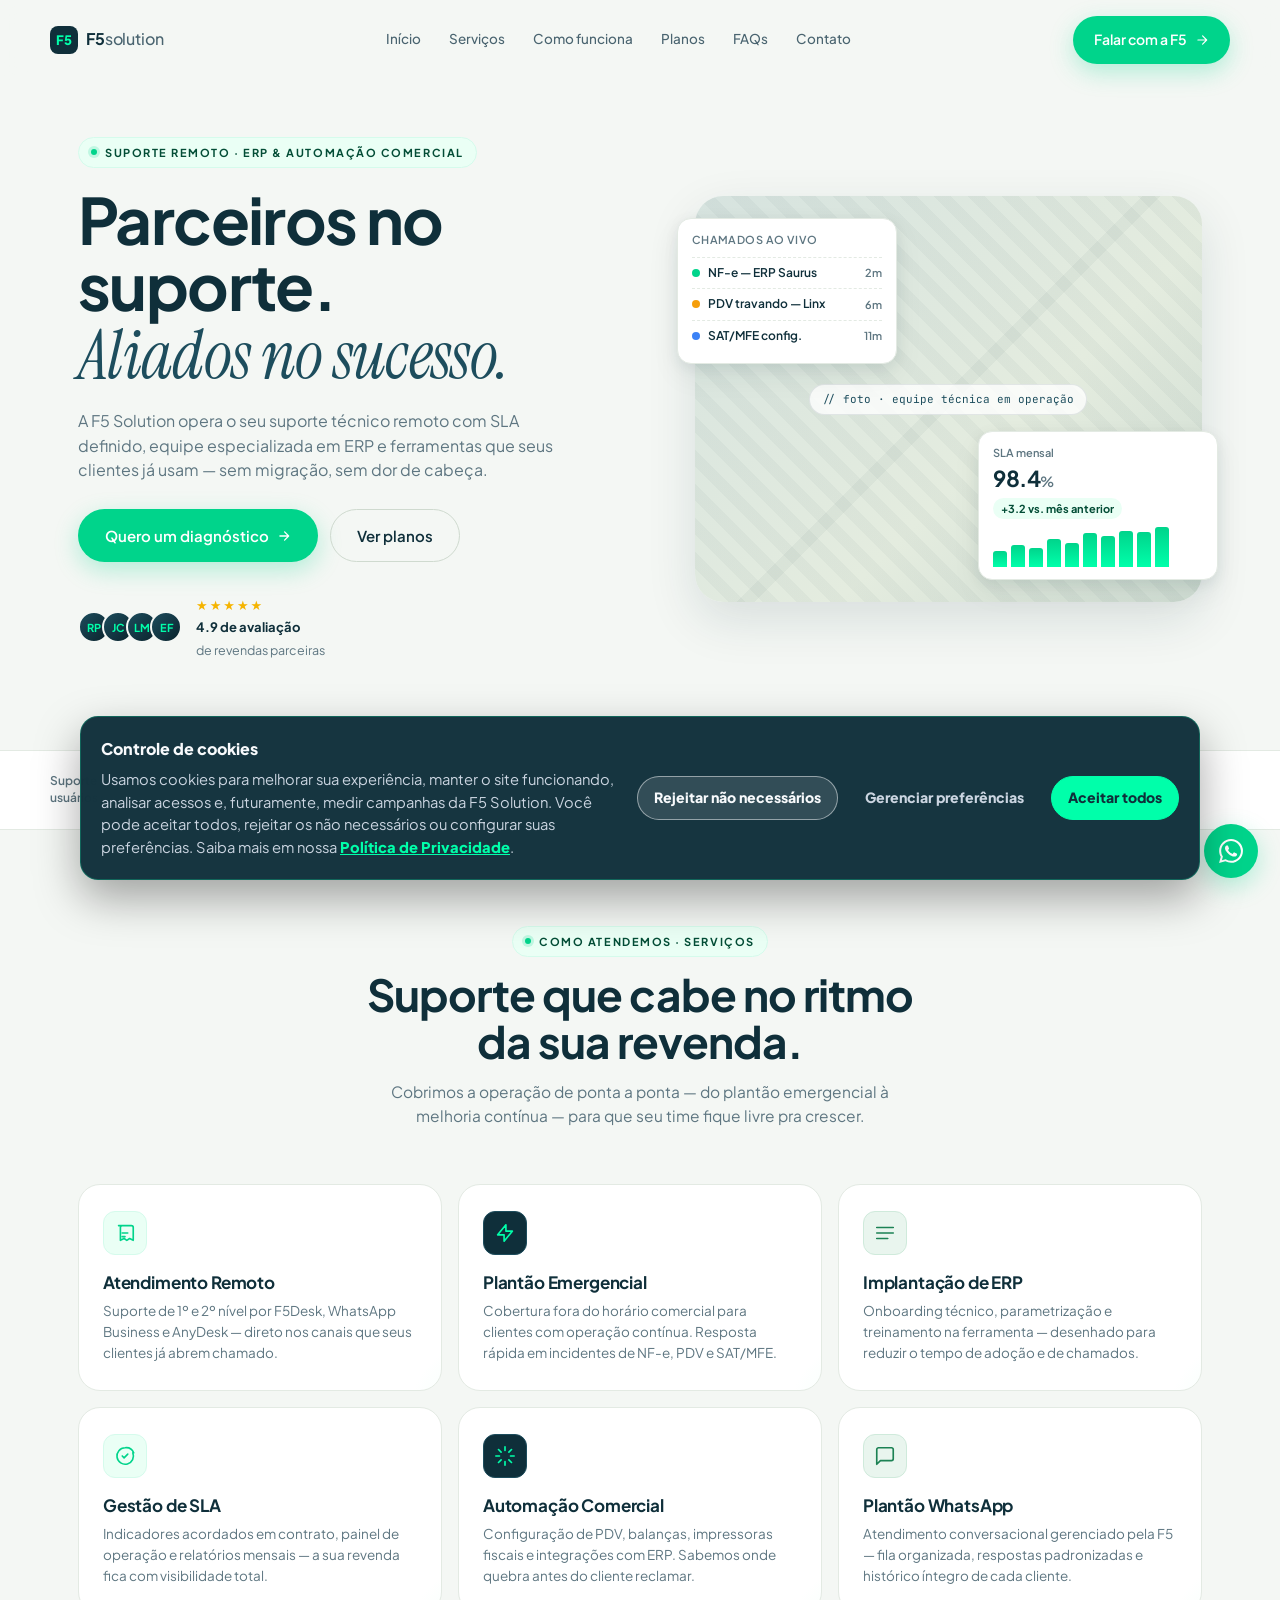
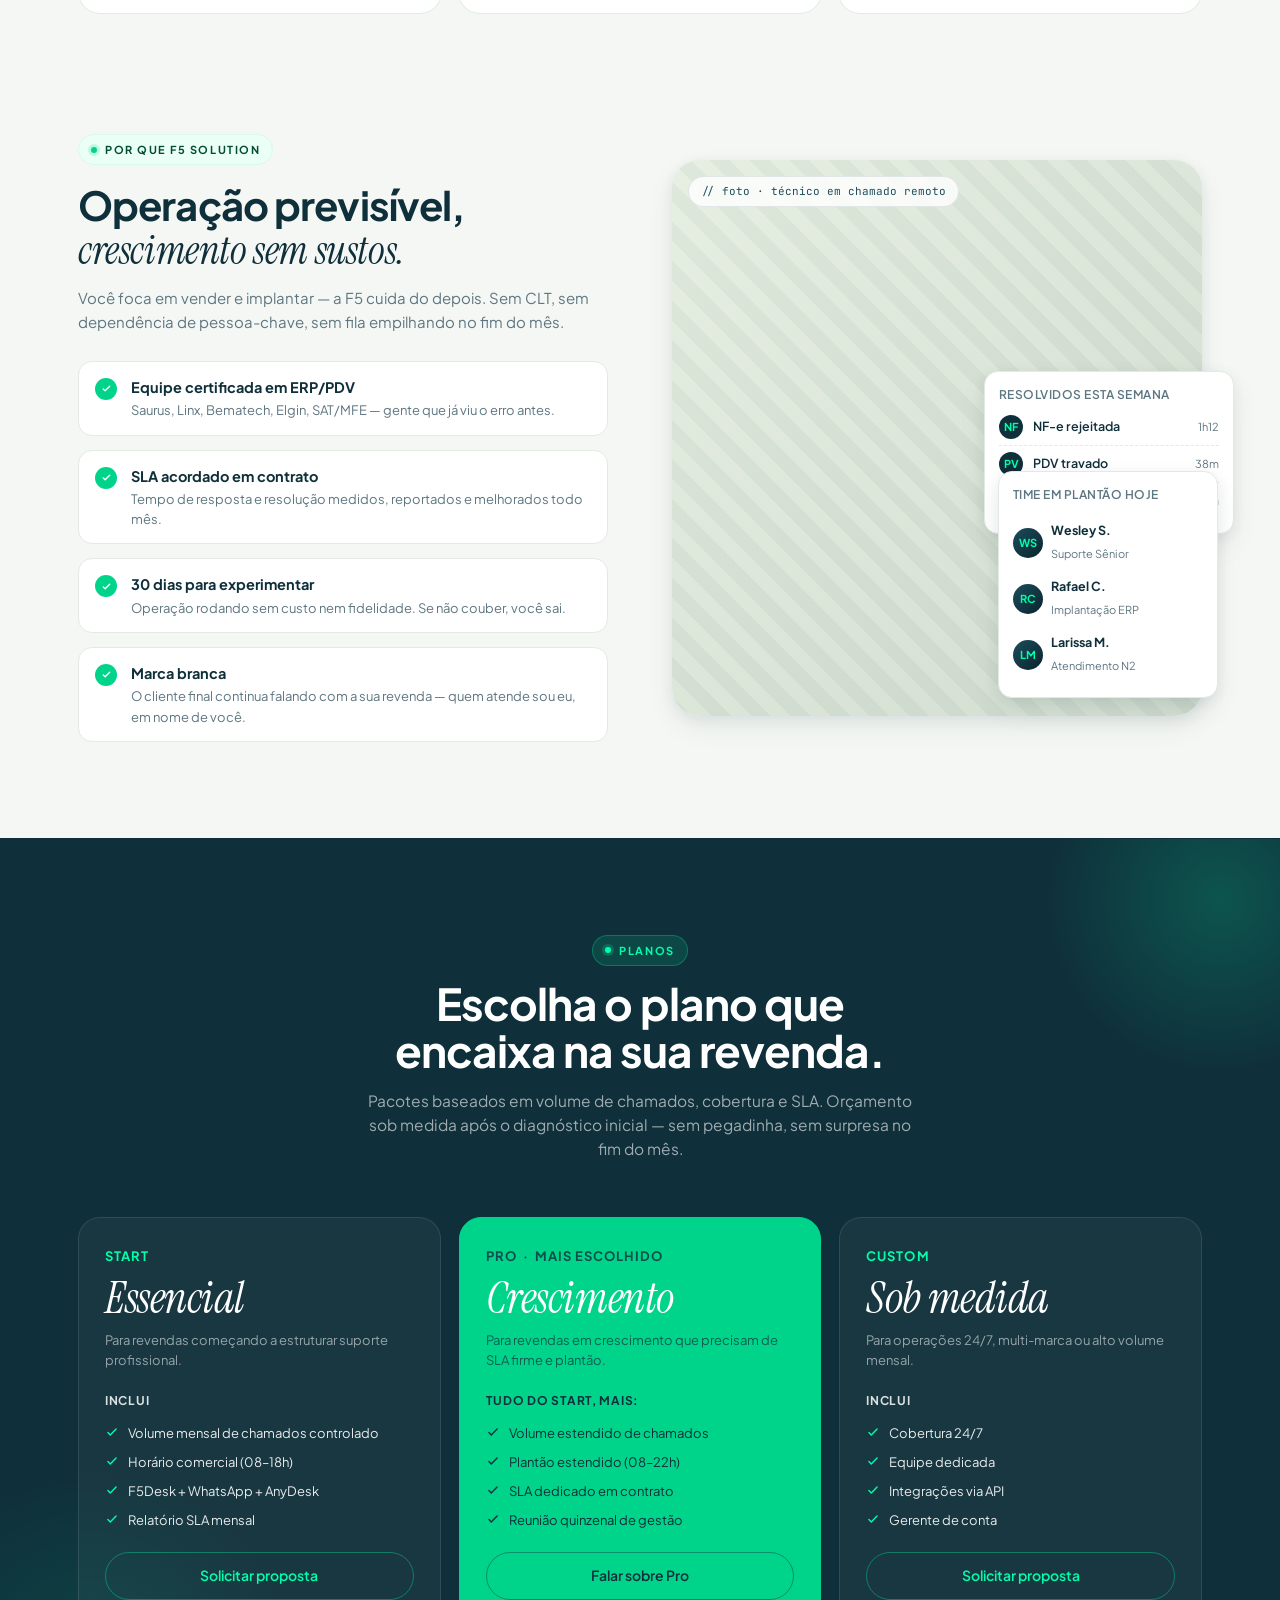
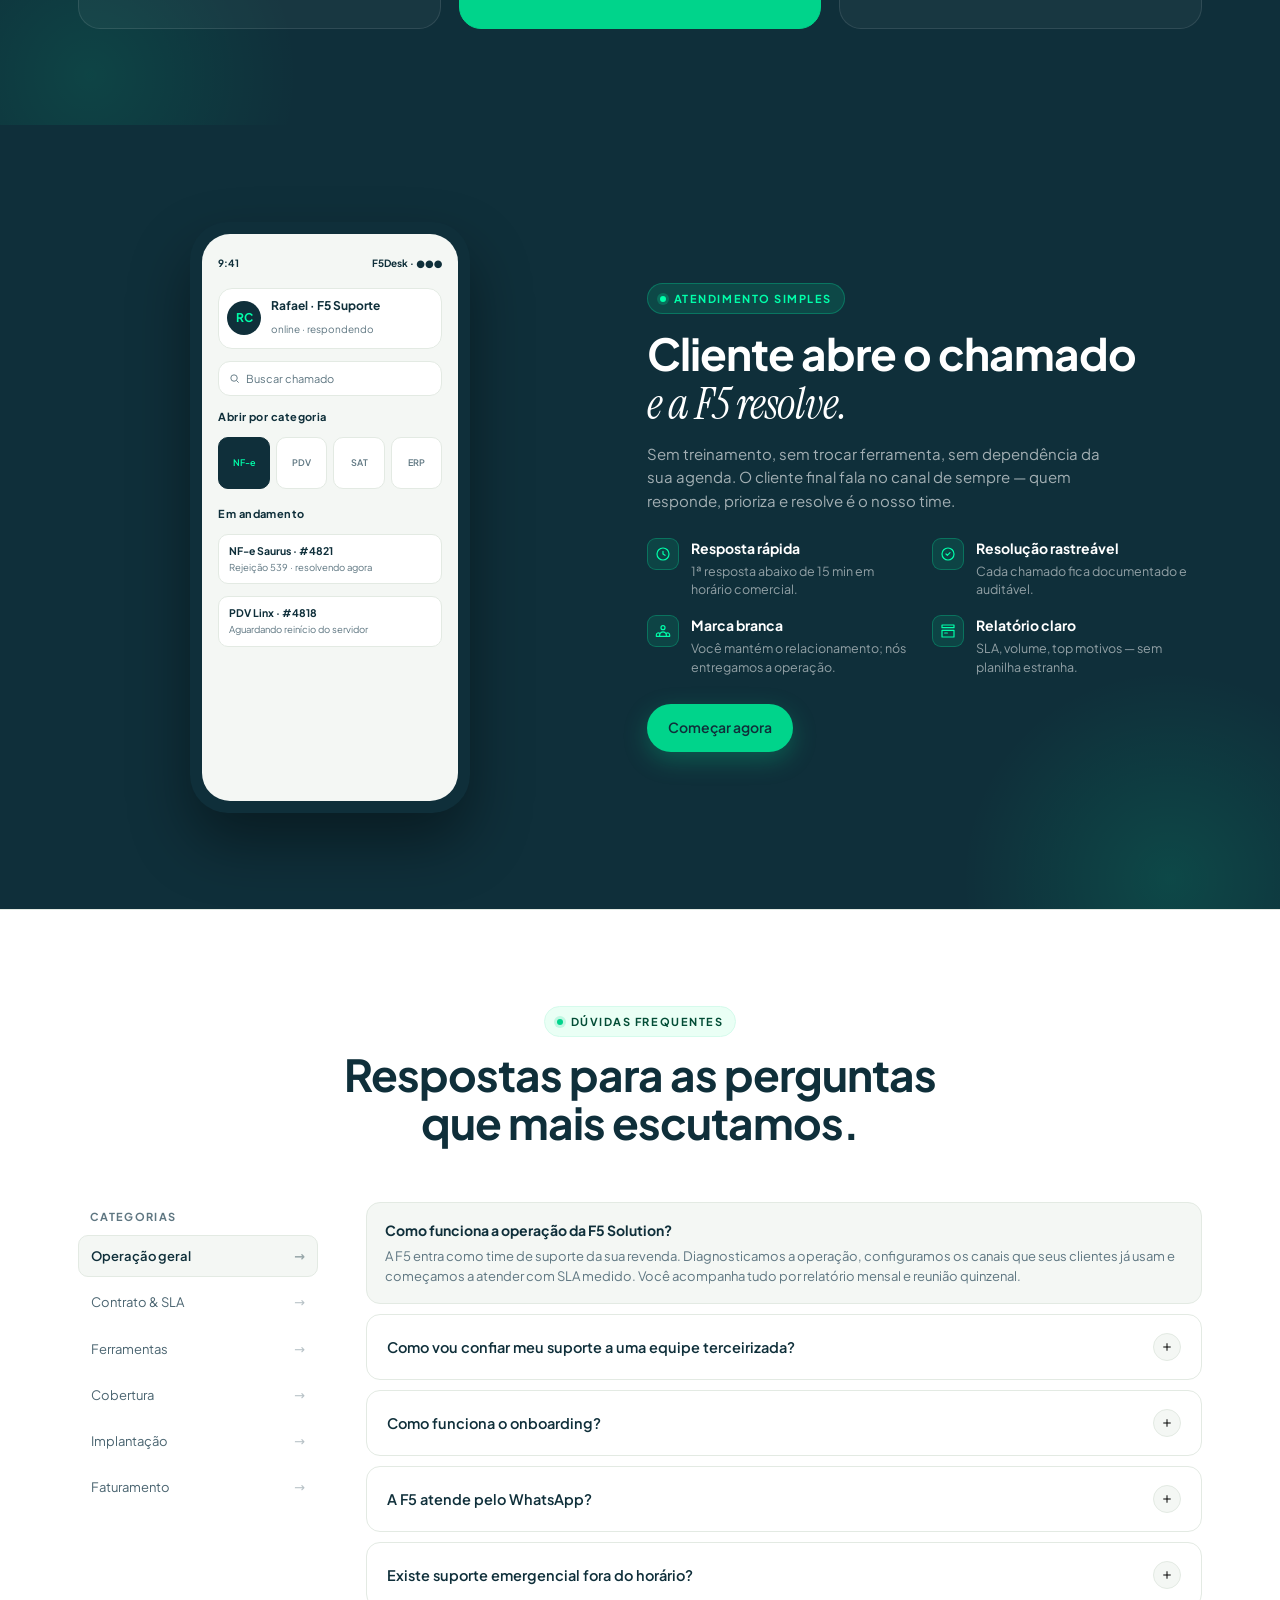
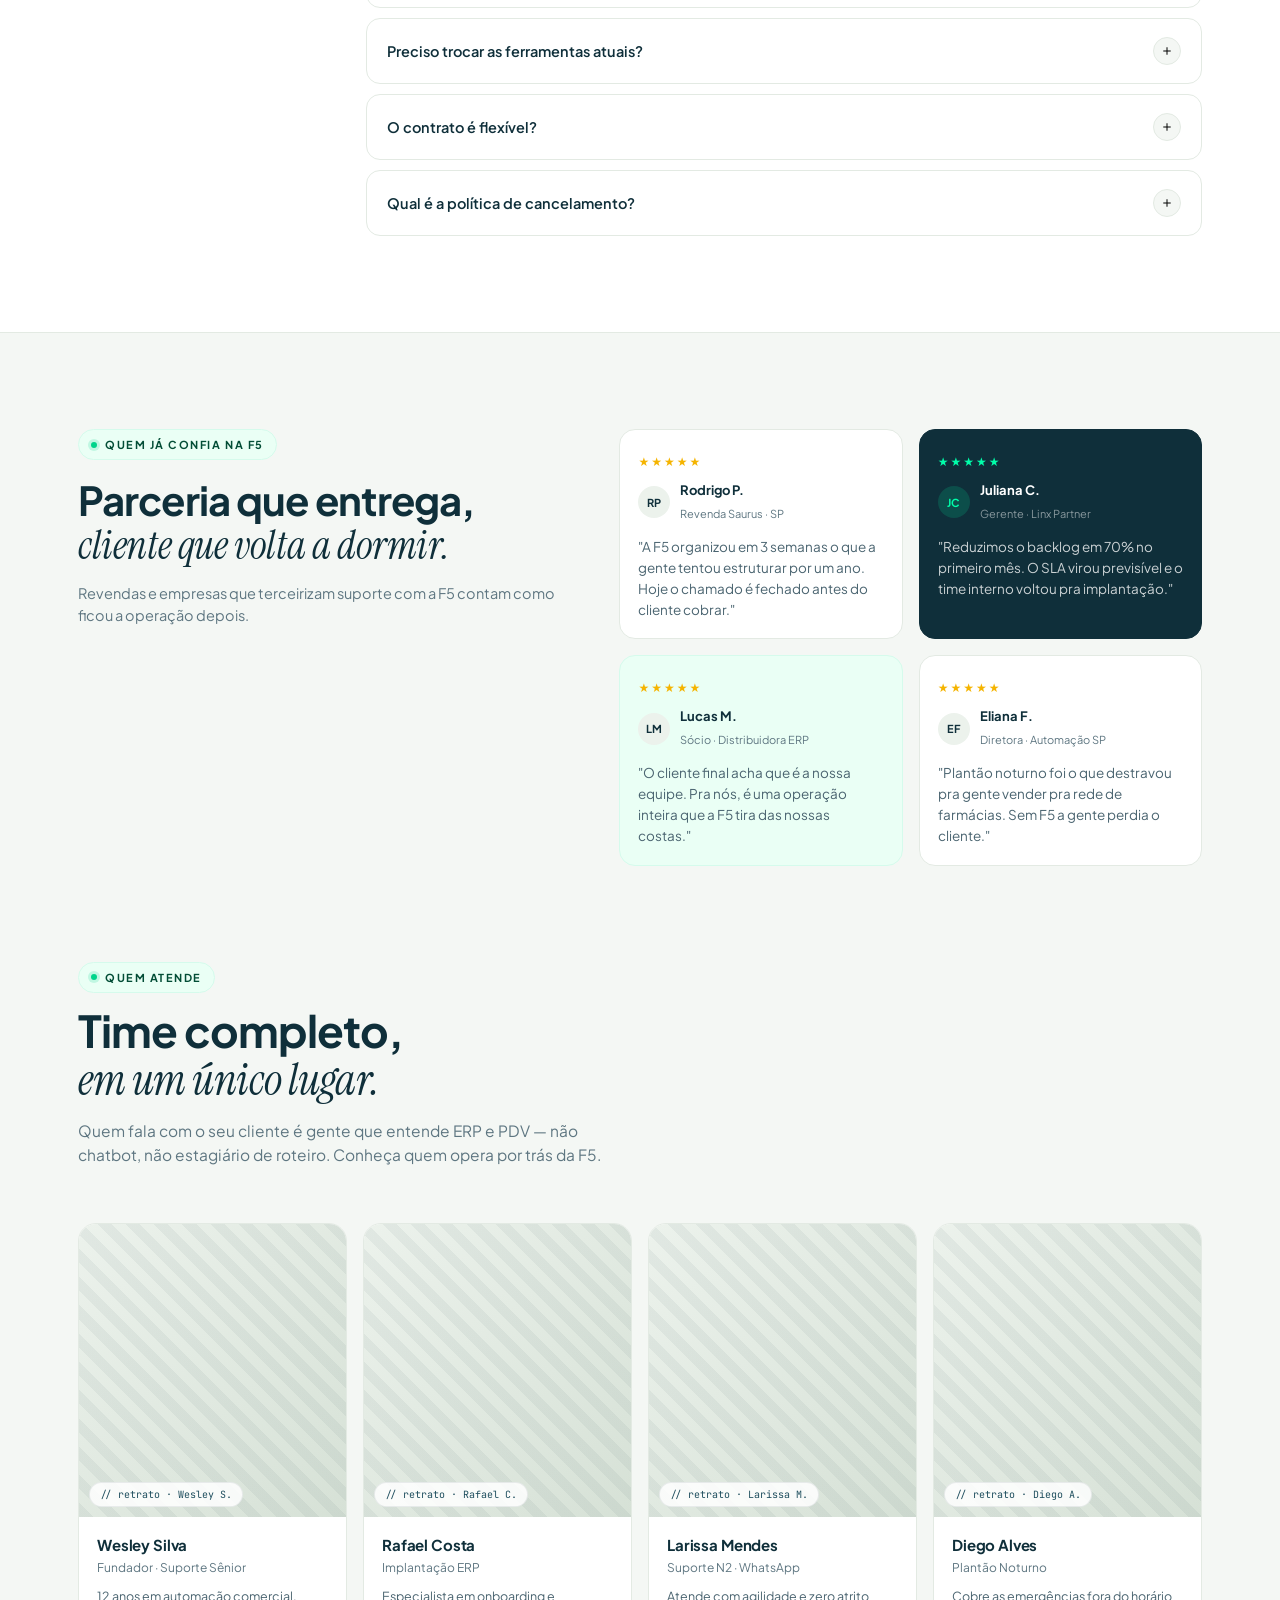
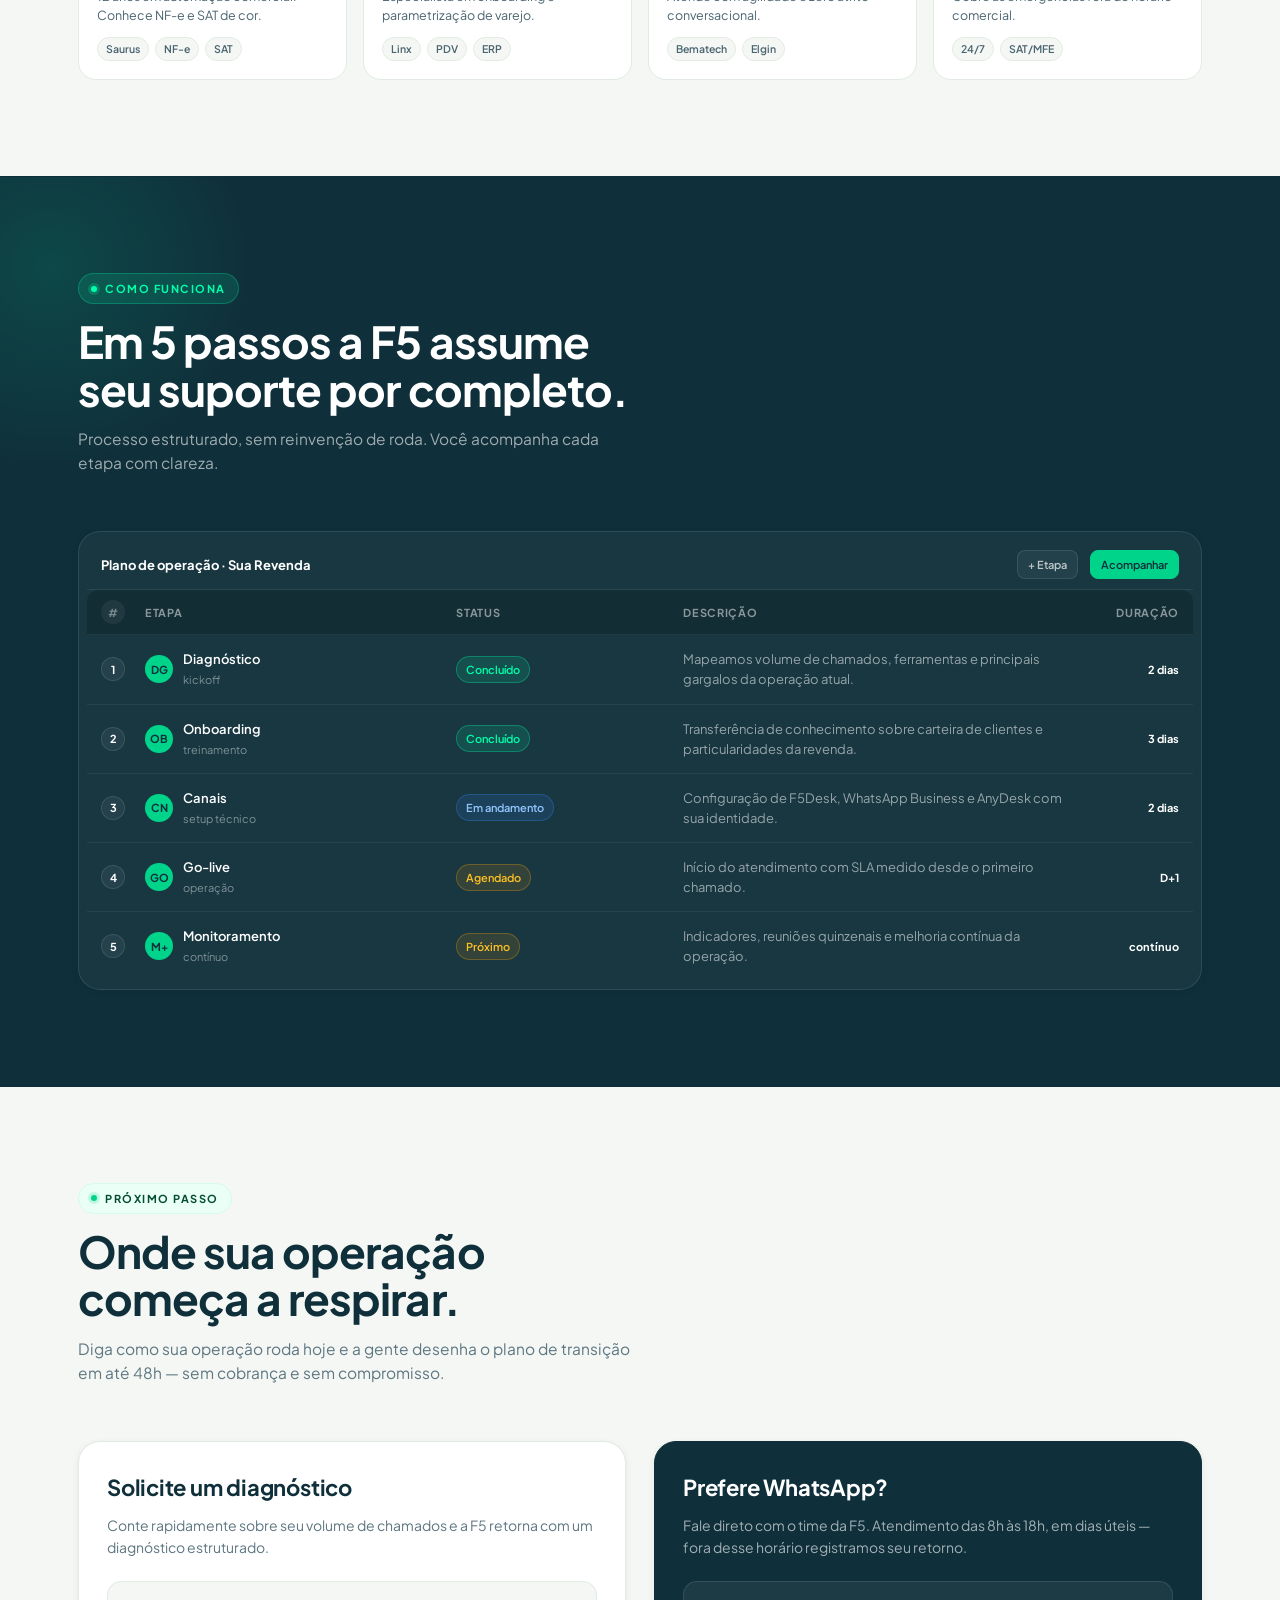
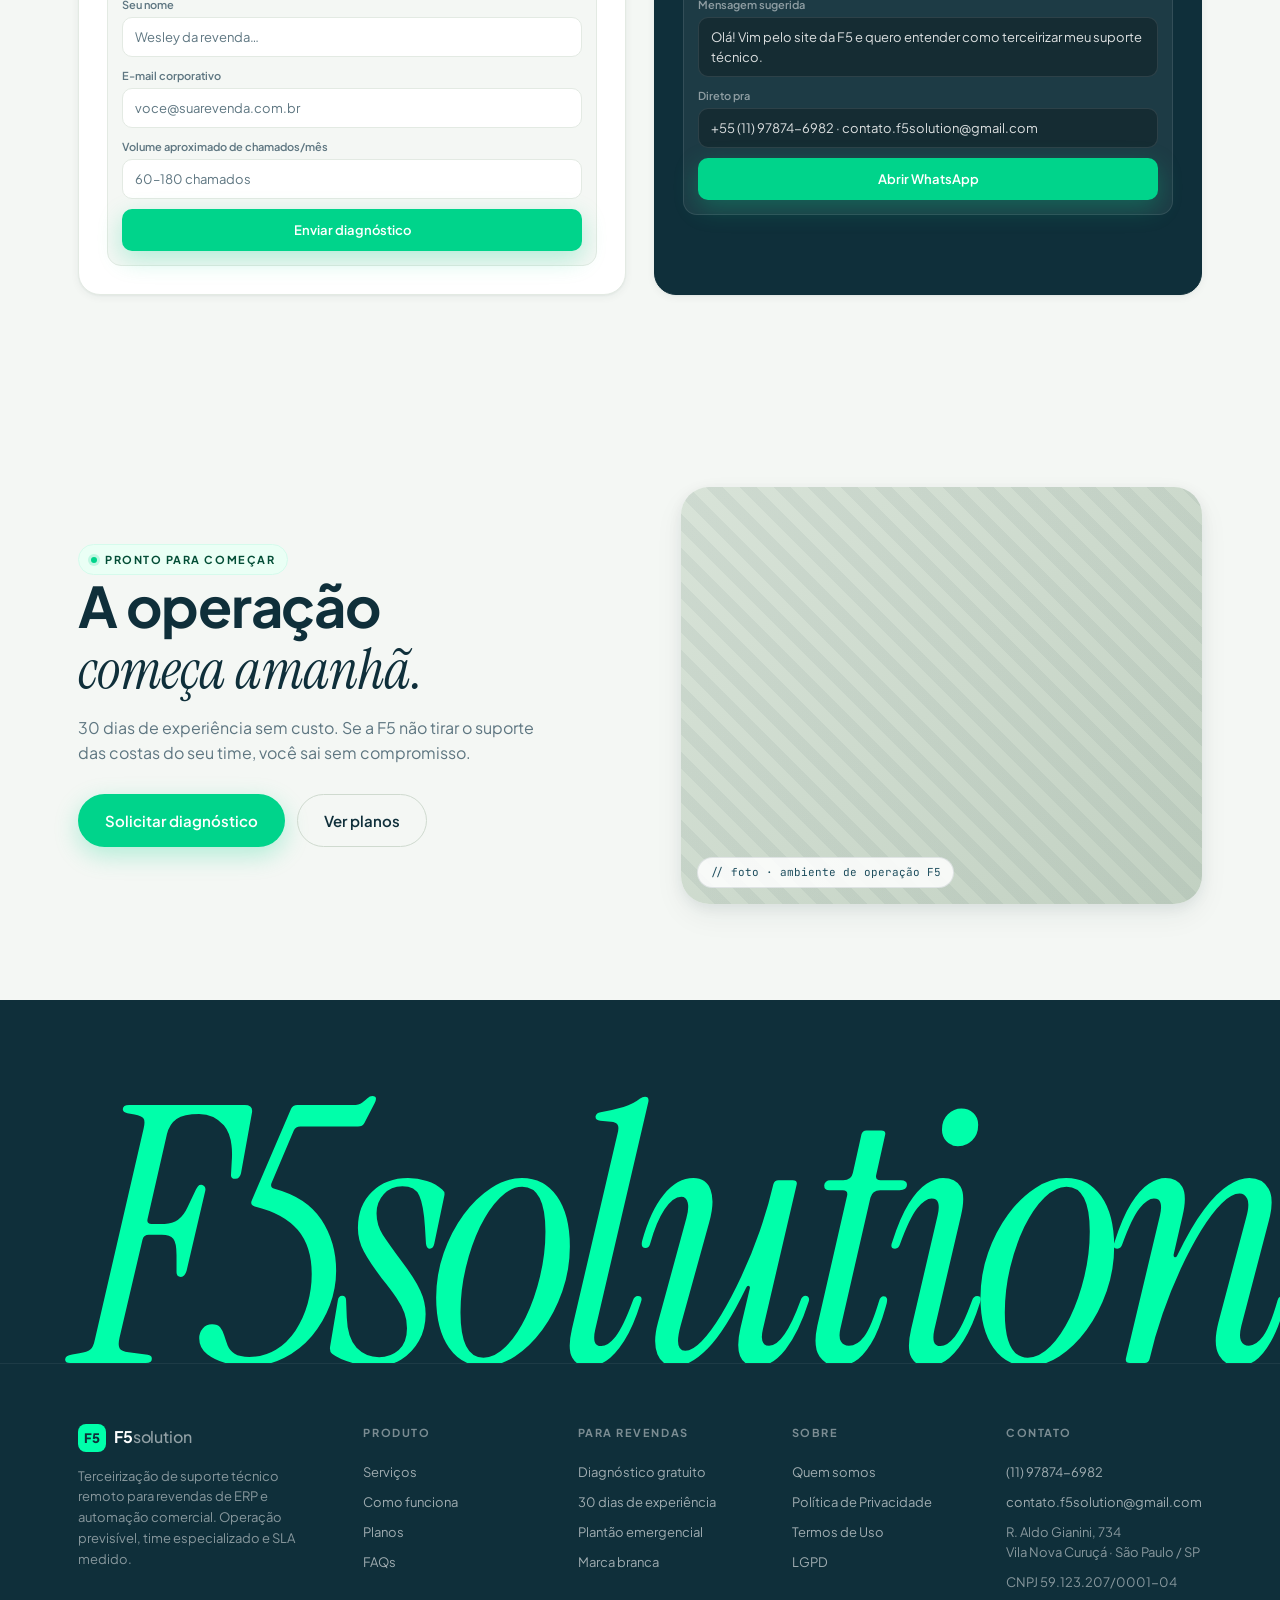
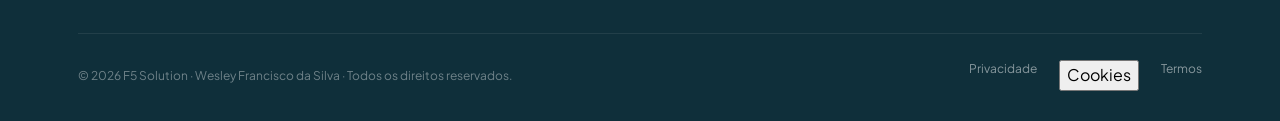
<file: index.html>
<!DOCTYPE html>
<html lang="pt-BR"><head>
<meta charset="UTF-8">
<meta name="viewport" content="width=device-width, initial-scale=1.0">
<title>F5 Solution — Suporte Remoto para ERP e Automação Comercial</title>
<meta name="description" content="Terceirização de suporte técnico remoto para revendas de ERP e automação comercial. SLA definido, equipe especializada, 30 dias de experiência sem custo.">
<meta name="robots" content="index, follow">
<meta name="theme-color" content="#0f2f3a">
<meta name="format-detection" content="telephone=no">
<link rel="canonical" href="https://f5solution.com.br/">
<meta property="og:type" content="website">
<meta property="og:locale" content="pt_BR">
<meta property="og:site_name" content="F5 Solution">
<meta property="og:title" content="F5 Solution — Suporte Remoto para ERP e Automação Comercial">
<meta property="og:description" content="Terceirização de suporte técnico remoto para revendas de ERP e automação comercial. SLA definido, equipe especializada, 30 dias de experiência sem custo.">
<meta property="og:url" content="https://f5solution.com.br/">
<meta property="og:image" content="https://f5solution.com.br/assets/og-image.svg">
<meta property="og:image:type" content="image/svg+xml">
<meta property="og:image:width" content="1200">
<meta property="og:image:height" content="630">
<meta property="og:image:alt" content="F5 Solution — suporte técnico remoto para revendas de ERP">
<meta name="twitter:card" content="summary_large_image">
<meta name="twitter:title" content="F5 Solution — Suporte Remoto para ERP e Automação Comercial">
<meta name="twitter:description" content="Terceirização de suporte técnico remoto para revendas de ERP e automação comercial.">
<meta name="twitter:image" content="https://f5solution.com.br/assets/og-image.svg">
<link rel="icon" href="assets/favicon.svg" type="image/svg+xml">
<link rel="stylesheet" href="assets/cookie-consent.css">
<script type="application/ld+json">
{
  "@context": "https://schema.org",
  "@type": "ProfessionalService",
  "name": "F5 Solution",
  "legalName": "Wesley Francisco da Silva",
  "url": "https://f5solution.com.br/",
  "logo": "https://f5solution.com.br/assets/favicon.svg",
  "taxID": "59.123.207/0001-04",
  "email": "contato.f5solution@gmail.com",
  "telephone": "+55 11 97874-6982",
  "areaServed": "BR",
  "address": {
    "@type": "PostalAddress",
    "streetAddress": "R. Aldo Gianini, 734 - Vila Nova Curuçá",
    "addressLocality": "São Paulo",
    "addressRegion": "SP",
    "postalCode": "08032-326",
    "addressCountry": "BR"
  },
  "description": "Terceirização de suporte técnico remoto para revendas de ERP e automação comercial.",
  "serviceType": "Suporte técnico remoto terceirizado"
}
</script>
<link rel="preconnect" href="https://fonts.googleapis.com">
<link rel="preconnect" href="https://fonts.gstatic.com" crossorigin="">
<style>/* latin-ext */
@font-face {
  font-family: 'Instrument Serif';
  font-style: italic;
  font-weight: 400;
  font-display: swap;
  src: url("assets/fonts/4a251a26-6859-42d6-8bb2-a65102c983c3.woff2") format('woff2');
  unicode-range: U+0100-02BA, U+02BD-02C5, U+02C7-02CC, U+02CE-02D7, U+02DD-02FF, U+0304, U+0308, U+0329, U+1D00-1DBF, U+1E00-1E9F, U+1EF2-1EFF, U+2020, U+20A0-20AB, U+20AD-20C0, U+2113, U+2C60-2C7F, U+A720-A7FF;
}
/* latin */
@font-face {
  font-family: 'Instrument Serif';
  font-style: italic;
  font-weight: 400;
  font-display: swap;
  src: url("assets/fonts/d499baed-d651-49ee-90c5-65c3af781bcb.woff2") format('woff2');
  unicode-range: U+0000-00FF, U+0131, U+0152-0153, U+02BB-02BC, U+02C6, U+02DA, U+02DC, U+0304, U+0308, U+0329, U+2000-206F, U+20AC, U+2122, U+2191, U+2193, U+2212, U+2215, U+FEFF, U+FFFD;
}
/* latin-ext */
@font-face {
  font-family: 'Instrument Serif';
  font-style: normal;
  font-weight: 400;
  font-display: swap;
  src: url("assets/fonts/663f6a6e-74b4-4211-b1ee-02c07f32e34a.woff2") format('woff2');
  unicode-range: U+0100-02BA, U+02BD-02C5, U+02C7-02CC, U+02CE-02D7, U+02DD-02FF, U+0304, U+0308, U+0329, U+1D00-1DBF, U+1E00-1E9F, U+1EF2-1EFF, U+2020, U+20A0-20AB, U+20AD-20C0, U+2113, U+2C60-2C7F, U+A720-A7FF;
}
/* latin */
@font-face {
  font-family: 'Instrument Serif';
  font-style: normal;
  font-weight: 400;
  font-display: swap;
  src: url("assets/fonts/f275436a-0eaa-4414-9d31-9263b785e396.woff2") format('woff2');
  unicode-range: U+0000-00FF, U+0131, U+0152-0153, U+02BB-02BC, U+02C6, U+02DA, U+02DC, U+0304, U+0308, U+0329, U+2000-206F, U+20AC, U+2122, U+2191, U+2193, U+2212, U+2215, U+FEFF, U+FFFD;
}
/* cyrillic-ext */
@font-face {
  font-family: 'JetBrains Mono';
  font-style: normal;
  font-weight: 400;
  font-display: swap;
  src: url("assets/fonts/ffff7854-cb02-48ec-8151-0153b8f1a5ec.woff2") format('woff2');
  unicode-range: U+0460-052F, U+1C80-1C8A, U+20B4, U+2DE0-2DFF, U+A640-A69F, U+FE2E-FE2F;
}
/* cyrillic */
@font-face {
  font-family: 'JetBrains Mono';
  font-style: normal;
  font-weight: 400;
  font-display: swap;
  src: url("assets/fonts/00adef98-64f6-4bee-8593-f17317ff896a.woff2") format('woff2');
  unicode-range: U+0301, U+0400-045F, U+0490-0491, U+04B0-04B1, U+2116;
}
/* greek */
@font-face {
  font-family: 'JetBrains Mono';
  font-style: normal;
  font-weight: 400;
  font-display: swap;
  src: url("assets/fonts/12af6fcd-e085-483a-a573-b191d5cf84b9.woff2") format('woff2');
  unicode-range: U+0370-0377, U+037A-037F, U+0384-038A, U+038C, U+038E-03A1, U+03A3-03FF;
}
/* vietnamese */
@font-face {
  font-family: 'JetBrains Mono';
  font-style: normal;
  font-weight: 400;
  font-display: swap;
  src: url("assets/fonts/ce7f4243-3ee7-4e00-af24-af22125bd79c.woff2") format('woff2');
  unicode-range: U+0102-0103, U+0110-0111, U+0128-0129, U+0168-0169, U+01A0-01A1, U+01AF-01B0, U+0300-0301, U+0303-0304, U+0308-0309, U+0323, U+0329, U+1EA0-1EF9, U+20AB;
}
/* latin-ext */
@font-face {
  font-family: 'JetBrains Mono';
  font-style: normal;
  font-weight: 400;
  font-display: swap;
  src: url("assets/fonts/afe1c1a3-b490-4546-866b-8dd7993fc9ad.woff2") format('woff2');
  unicode-range: U+0100-02BA, U+02BD-02C5, U+02C7-02CC, U+02CE-02D7, U+02DD-02FF, U+0304, U+0308, U+0329, U+1D00-1DBF, U+1E00-1E9F, U+1EF2-1EFF, U+2020, U+20A0-20AB, U+20AD-20C0, U+2113, U+2C60-2C7F, U+A720-A7FF;
}
/* latin */
@font-face {
  font-family: 'JetBrains Mono';
  font-style: normal;
  font-weight: 400;
  font-display: swap;
  src: url("assets/fonts/38d964cc-457c-4b3a-b28d-b0aca4c733ac.woff2") format('woff2');
  unicode-range: U+0000-00FF, U+0131, U+0152-0153, U+02BB-02BC, U+02C6, U+02DA, U+02DC, U+0304, U+0308, U+0329, U+2000-206F, U+20AC, U+2122, U+2191, U+2193, U+2212, U+2215, U+FEFF, U+FFFD;
}
/* cyrillic-ext */
@font-face {
  font-family: 'JetBrains Mono';
  font-style: normal;
  font-weight: 500;
  font-display: swap;
  src: url("assets/fonts/ffff7854-cb02-48ec-8151-0153b8f1a5ec.woff2") format('woff2');
  unicode-range: U+0460-052F, U+1C80-1C8A, U+20B4, U+2DE0-2DFF, U+A640-A69F, U+FE2E-FE2F;
}
/* cyrillic */
@font-face {
  font-family: 'JetBrains Mono';
  font-style: normal;
  font-weight: 500;
  font-display: swap;
  src: url("assets/fonts/00adef98-64f6-4bee-8593-f17317ff896a.woff2") format('woff2');
  unicode-range: U+0301, U+0400-045F, U+0490-0491, U+04B0-04B1, U+2116;
}
/* greek */
@font-face {
  font-family: 'JetBrains Mono';
  font-style: normal;
  font-weight: 500;
  font-display: swap;
  src: url("assets/fonts/12af6fcd-e085-483a-a573-b191d5cf84b9.woff2") format('woff2');
  unicode-range: U+0370-0377, U+037A-037F, U+0384-038A, U+038C, U+038E-03A1, U+03A3-03FF;
}
/* vietnamese */
@font-face {
  font-family: 'JetBrains Mono';
  font-style: normal;
  font-weight: 500;
  font-display: swap;
  src: url("assets/fonts/ce7f4243-3ee7-4e00-af24-af22125bd79c.woff2") format('woff2');
  unicode-range: U+0102-0103, U+0110-0111, U+0128-0129, U+0168-0169, U+01A0-01A1, U+01AF-01B0, U+0300-0301, U+0303-0304, U+0308-0309, U+0323, U+0329, U+1EA0-1EF9, U+20AB;
}
/* latin-ext */
@font-face {
  font-family: 'JetBrains Mono';
  font-style: normal;
  font-weight: 500;
  font-display: swap;
  src: url("assets/fonts/afe1c1a3-b490-4546-866b-8dd7993fc9ad.woff2") format('woff2');
  unicode-range: U+0100-02BA, U+02BD-02C5, U+02C7-02CC, U+02CE-02D7, U+02DD-02FF, U+0304, U+0308, U+0329, U+1D00-1DBF, U+1E00-1E9F, U+1EF2-1EFF, U+2020, U+20A0-20AB, U+20AD-20C0, U+2113, U+2C60-2C7F, U+A720-A7FF;
}
/* latin */
@font-face {
  font-family: 'JetBrains Mono';
  font-style: normal;
  font-weight: 500;
  font-display: swap;
  src: url("assets/fonts/38d964cc-457c-4b3a-b28d-b0aca4c733ac.woff2") format('woff2');
  unicode-range: U+0000-00FF, U+0131, U+0152-0153, U+02BB-02BC, U+02C6, U+02DA, U+02DC, U+0304, U+0308, U+0329, U+2000-206F, U+20AC, U+2122, U+2191, U+2193, U+2212, U+2215, U+FEFF, U+FFFD;
}
/* cyrillic-ext */
@font-face {
  font-family: 'Plus Jakarta Sans';
  font-style: normal;
  font-weight: 400;
  font-display: swap;
  src: url("assets/fonts/358c6bc1-3acb-40c1-b91d-3c82ea11bbfd.woff2") format('woff2');
  unicode-range: U+0460-052F, U+1C80-1C8A, U+20B4, U+2DE0-2DFF, U+A640-A69F, U+FE2E-FE2F;
}
/* vietnamese */
@font-face {
  font-family: 'Plus Jakarta Sans';
  font-style: normal;
  font-weight: 400;
  font-display: swap;
  src: url("assets/fonts/d9048eac-e41b-4d4e-ab58-2e196189b543.woff2") format('woff2');
  unicode-range: U+0102-0103, U+0110-0111, U+0128-0129, U+0168-0169, U+01A0-01A1, U+01AF-01B0, U+0300-0301, U+0303-0304, U+0308-0309, U+0323, U+0329, U+1EA0-1EF9, U+20AB;
}
/* latin-ext */
@font-face {
  font-family: 'Plus Jakarta Sans';
  font-style: normal;
  font-weight: 400;
  font-display: swap;
  src: url("assets/fonts/32892424-2056-4fef-9450-6cae79830a58.woff2") format('woff2');
  unicode-range: U+0100-02BA, U+02BD-02C5, U+02C7-02CC, U+02CE-02D7, U+02DD-02FF, U+0304, U+0308, U+0329, U+1D00-1DBF, U+1E00-1E9F, U+1EF2-1EFF, U+2020, U+20A0-20AB, U+20AD-20C0, U+2113, U+2C60-2C7F, U+A720-A7FF;
}
/* latin */
@font-face {
  font-family: 'Plus Jakarta Sans';
  font-style: normal;
  font-weight: 400;
  font-display: swap;
  src: url("assets/fonts/26ce37e6-c160-4c8d-a825-042eb44b3418.woff2") format('woff2');
  unicode-range: U+0000-00FF, U+0131, U+0152-0153, U+02BB-02BC, U+02C6, U+02DA, U+02DC, U+0304, U+0308, U+0329, U+2000-206F, U+20AC, U+2122, U+2191, U+2193, U+2212, U+2215, U+FEFF, U+FFFD;
}
/* cyrillic-ext */
@font-face {
  font-family: 'Plus Jakarta Sans';
  font-style: normal;
  font-weight: 500;
  font-display: swap;
  src: url("assets/fonts/358c6bc1-3acb-40c1-b91d-3c82ea11bbfd.woff2") format('woff2');
  unicode-range: U+0460-052F, U+1C80-1C8A, U+20B4, U+2DE0-2DFF, U+A640-A69F, U+FE2E-FE2F;
}
/* vietnamese */
@font-face {
  font-family: 'Plus Jakarta Sans';
  font-style: normal;
  font-weight: 500;
  font-display: swap;
  src: url("assets/fonts/d9048eac-e41b-4d4e-ab58-2e196189b543.woff2") format('woff2');
  unicode-range: U+0102-0103, U+0110-0111, U+0128-0129, U+0168-0169, U+01A0-01A1, U+01AF-01B0, U+0300-0301, U+0303-0304, U+0308-0309, U+0323, U+0329, U+1EA0-1EF9, U+20AB;
}
/* latin-ext */
@font-face {
  font-family: 'Plus Jakarta Sans';
  font-style: normal;
  font-weight: 500;
  font-display: swap;
  src: url("assets/fonts/32892424-2056-4fef-9450-6cae79830a58.woff2") format('woff2');
  unicode-range: U+0100-02BA, U+02BD-02C5, U+02C7-02CC, U+02CE-02D7, U+02DD-02FF, U+0304, U+0308, U+0329, U+1D00-1DBF, U+1E00-1E9F, U+1EF2-1EFF, U+2020, U+20A0-20AB, U+20AD-20C0, U+2113, U+2C60-2C7F, U+A720-A7FF;
}
/* latin */
@font-face {
  font-family: 'Plus Jakarta Sans';
  font-style: normal;
  font-weight: 500;
  font-display: swap;
  src: url("assets/fonts/26ce37e6-c160-4c8d-a825-042eb44b3418.woff2") format('woff2');
  unicode-range: U+0000-00FF, U+0131, U+0152-0153, U+02BB-02BC, U+02C6, U+02DA, U+02DC, U+0304, U+0308, U+0329, U+2000-206F, U+20AC, U+2122, U+2191, U+2193, U+2212, U+2215, U+FEFF, U+FFFD;
}
/* cyrillic-ext */
@font-face {
  font-family: 'Plus Jakarta Sans';
  font-style: normal;
  font-weight: 600;
  font-display: swap;
  src: url("assets/fonts/358c6bc1-3acb-40c1-b91d-3c82ea11bbfd.woff2") format('woff2');
  unicode-range: U+0460-052F, U+1C80-1C8A, U+20B4, U+2DE0-2DFF, U+A640-A69F, U+FE2E-FE2F;
}
/* vietnamese */
@font-face {
  font-family: 'Plus Jakarta Sans';
  font-style: normal;
  font-weight: 600;
  font-display: swap;
  src: url("assets/fonts/d9048eac-e41b-4d4e-ab58-2e196189b543.woff2") format('woff2');
  unicode-range: U+0102-0103, U+0110-0111, U+0128-0129, U+0168-0169, U+01A0-01A1, U+01AF-01B0, U+0300-0301, U+0303-0304, U+0308-0309, U+0323, U+0329, U+1EA0-1EF9, U+20AB;
}
/* latin-ext */
@font-face {
  font-family: 'Plus Jakarta Sans';
  font-style: normal;
  font-weight: 600;
  font-display: swap;
  src: url("assets/fonts/32892424-2056-4fef-9450-6cae79830a58.woff2") format('woff2');
  unicode-range: U+0100-02BA, U+02BD-02C5, U+02C7-02CC, U+02CE-02D7, U+02DD-02FF, U+0304, U+0308, U+0329, U+1D00-1DBF, U+1E00-1E9F, U+1EF2-1EFF, U+2020, U+20A0-20AB, U+20AD-20C0, U+2113, U+2C60-2C7F, U+A720-A7FF;
}
/* latin */
@font-face {
  font-family: 'Plus Jakarta Sans';
  font-style: normal;
  font-weight: 600;
  font-display: swap;
  src: url("assets/fonts/26ce37e6-c160-4c8d-a825-042eb44b3418.woff2") format('woff2');
  unicode-range: U+0000-00FF, U+0131, U+0152-0153, U+02BB-02BC, U+02C6, U+02DA, U+02DC, U+0304, U+0308, U+0329, U+2000-206F, U+20AC, U+2122, U+2191, U+2193, U+2212, U+2215, U+FEFF, U+FFFD;
}
/* cyrillic-ext */
@font-face {
  font-family: 'Plus Jakarta Sans';
  font-style: normal;
  font-weight: 700;
  font-display: swap;
  src: url("assets/fonts/358c6bc1-3acb-40c1-b91d-3c82ea11bbfd.woff2") format('woff2');
  unicode-range: U+0460-052F, U+1C80-1C8A, U+20B4, U+2DE0-2DFF, U+A640-A69F, U+FE2E-FE2F;
}
/* vietnamese */
@font-face {
  font-family: 'Plus Jakarta Sans';
  font-style: normal;
  font-weight: 700;
  font-display: swap;
  src: url("assets/fonts/d9048eac-e41b-4d4e-ab58-2e196189b543.woff2") format('woff2');
  unicode-range: U+0102-0103, U+0110-0111, U+0128-0129, U+0168-0169, U+01A0-01A1, U+01AF-01B0, U+0300-0301, U+0303-0304, U+0308-0309, U+0323, U+0329, U+1EA0-1EF9, U+20AB;
}
/* latin-ext */
@font-face {
  font-family: 'Plus Jakarta Sans';
  font-style: normal;
  font-weight: 700;
  font-display: swap;
  src: url("assets/fonts/32892424-2056-4fef-9450-6cae79830a58.woff2") format('woff2');
  unicode-range: U+0100-02BA, U+02BD-02C5, U+02C7-02CC, U+02CE-02D7, U+02DD-02FF, U+0304, U+0308, U+0329, U+1D00-1DBF, U+1E00-1E9F, U+1EF2-1EFF, U+2020, U+20A0-20AB, U+20AD-20C0, U+2113, U+2C60-2C7F, U+A720-A7FF;
}
/* latin */
@font-face {
  font-family: 'Plus Jakarta Sans';
  font-style: normal;
  font-weight: 700;
  font-display: swap;
  src: url("assets/fonts/26ce37e6-c160-4c8d-a825-042eb44b3418.woff2") format('woff2');
  unicode-range: U+0000-00FF, U+0131, U+0152-0153, U+02BB-02BC, U+02C6, U+02DA, U+02DC, U+0304, U+0308, U+0329, U+2000-206F, U+20AC, U+2122, U+2191, U+2193, U+2212, U+2215, U+FEFF, U+FFFD;
}
/* cyrillic-ext */
@font-face {
  font-family: 'Plus Jakarta Sans';
  font-style: normal;
  font-weight: 800;
  font-display: swap;
  src: url("assets/fonts/358c6bc1-3acb-40c1-b91d-3c82ea11bbfd.woff2") format('woff2');
  unicode-range: U+0460-052F, U+1C80-1C8A, U+20B4, U+2DE0-2DFF, U+A640-A69F, U+FE2E-FE2F;
}
/* vietnamese */
@font-face {
  font-family: 'Plus Jakarta Sans';
  font-style: normal;
  font-weight: 800;
  font-display: swap;
  src: url("assets/fonts/d9048eac-e41b-4d4e-ab58-2e196189b543.woff2") format('woff2');
  unicode-range: U+0102-0103, U+0110-0111, U+0128-0129, U+0168-0169, U+01A0-01A1, U+01AF-01B0, U+0300-0301, U+0303-0304, U+0308-0309, U+0323, U+0329, U+1EA0-1EF9, U+20AB;
}
/* latin-ext */
@font-face {
  font-family: 'Plus Jakarta Sans';
  font-style: normal;
  font-weight: 800;
  font-display: swap;
  src: url("assets/fonts/32892424-2056-4fef-9450-6cae79830a58.woff2") format('woff2');
  unicode-range: U+0100-02BA, U+02BD-02C5, U+02C7-02CC, U+02CE-02D7, U+02DD-02FF, U+0304, U+0308, U+0329, U+1D00-1DBF, U+1E00-1E9F, U+1EF2-1EFF, U+2020, U+20A0-20AB, U+20AD-20C0, U+2113, U+2C60-2C7F, U+A720-A7FF;
}
/* latin */
@font-face {
  font-family: 'Plus Jakarta Sans';
  font-style: normal;
  font-weight: 800;
  font-display: swap;
  src: url("assets/fonts/26ce37e6-c160-4c8d-a825-042eb44b3418.woff2") format('woff2');
  unicode-range: U+0000-00FF, U+0131, U+0152-0153, U+02BB-02BC, U+02C6, U+02DA, U+02DC, U+0304, U+0308, U+0329, U+2000-206F, U+20AC, U+2122, U+2191, U+2193, U+2212, U+2215, U+FEFF, U+FFFD;
}
</style>
<style>/* ─────────────────────────────────────────────────────────────
   F5 Solution Landing — adapted from reference layout
   Brand: deep teal #0f2f3a + neon green #00ffaa on warm off-white
   Type:  Plus Jakarta Sans (UI) + Instrument Serif (display accents)
───────────────────────────────────────────────────────────── */

:root {
  --ink:        #0f2f3a;
  --ink-dark:   #0a232c;
  --ink-mid:    #1d4d5d;
  --ink-soft:   #4a6470;
  --body:       #25404a;
  --sub:        #5e7681;
  --canvas:     #f4f7f4;        /* soft mint-off-white */
  --canvas-2:   #ecf2ec;
  --surface:    #ffffff;
  --rim:        #e3eae3;
  --rim-strong: #cfdacf;

  --go:         #00ffaa;        /* F5 neon green */
  --go-deep:    #00d48b;
  --go-tint:    #d5fbec;
  --go-faint:   #eafff5;
  --go-text:    #034d36;

  --warn:       #f59e0b;
  --info:       #3b82f6;

  --r-sm: 10px;
  --r-md: 16px;
  --r-lg: 22px;
  --r-xl: 28px;

  --shadow-1: 0 1px 2px rgba(15,47,58,.04), 0 2px 8px rgba(15,47,58,.06);
  --shadow-2: 0 4px 14px rgba(15,47,58,.07), 0 12px 30px rgba(15,47,58,.06);
  --shadow-3: 0 18px 50px rgba(15,47,58,.12);
  --shadow-go: 0 8px 24px rgba(0,212,139,.28);
}

* , *::before, *::after { box-sizing: border-box; margin: 0; }
html { scroll-behavior: smooth; scroll-padding-top: 72px; -webkit-font-smoothing: antialiased; text-rendering: optimizeLegibility; }
body {
  font-family: 'Plus Jakarta Sans', system-ui, -apple-system, 'Segoe UI', Roboto, sans-serif;
  background: var(--canvas);
  color: var(--body);
  line-height: 1.55;
  font-feature-settings: 'cv02', 'cv03', 'cv04';
}
img, svg { display: block; max-width: 100%; }
a { color: inherit; }
button { font: inherit; cursor: pointer; }

.serif { font-family: 'Instrument Serif', 'Times New Roman', serif; font-style: italic; font-weight: 400; letter-spacing: -.01em; }

.eyebrow {
  display: inline-flex; align-items: center; gap: 8px;
  font-size: 11px; font-weight: 700; letter-spacing: .14em; text-transform: uppercase;
  color: var(--go-text);
  background: var(--go-faint);
  border: 1px solid var(--go-tint);
  border-radius: 999px;
  padding: 6px 12px;
}
.eyebrow::before {
  content: ""; width: 6px; height: 6px; border-radius: 50%; background: var(--go-deep);
  box-shadow: 0 0 0 3px rgba(0,212,139,.18);
}

.h-display {
  font-family: 'Plus Jakarta Sans', sans-serif;
  font-weight: 700;
  letter-spacing: -.025em;
  color: var(--ink);
  line-height: 1.04;
  text-wrap: balance;
}
.h-section {
  font-family: 'Plus Jakarta Sans', sans-serif;
  font-weight: 700;
  letter-spacing: -.022em;
  color: var(--ink);
  line-height: 1.08;
  text-wrap: balance;
}
.muted { color: var(--sub); }

.container { max-width: 1180px; margin: 0 auto; padding: 0 28px; }
section { position: relative; }

/* ── BUTTONS ── */
.btn {
  display: inline-flex; align-items: center; gap: 8px;
  padding: 12px 20px; border-radius: 999px;
  font-size: 14px; font-weight: 600;
  text-decoration: none; border: 1px solid transparent;
  transition: transform .15s ease, box-shadow .2s ease, background .2s, color .2s, border-color .2s;
  white-space: nowrap;
}
.btn-primary { background: var(--go-deep); color: #fff; box-shadow: var(--shadow-go); }
.btn-primary:hover { background: #00b878; transform: translateY(-1px); }
.btn-dark { background: var(--ink); color: #fff; }
.btn-dark:hover { background: var(--ink-mid); transform: translateY(-1px); }
.btn-ghost { background: transparent; color: var(--ink); border-color: var(--rim-strong); }
.btn-ghost:hover { background: #fff; border-color: var(--ink); }
.btn-white { background: #fff; color: var(--ink); border-color: var(--rim); }
.btn-white:hover { border-color: var(--ink); }
.btn-lg { padding: 14px 26px; font-size: 15px; }

/* ── NAV ── */
#nav {
  position: sticky; top: 0; z-index: 50;
  background: rgba(244,247,244,.85);
  backdrop-filter: saturate(140%) blur(14px);
  -webkit-backdrop-filter: saturate(140%) blur(14px);
  border-bottom: 1px solid transparent;
  transition: border-color .25s, background .25s;
}
#nav.scrolled { background: rgba(255,255,255,.92); border-color: var(--rim); }
.nav-inner { display: flex; align-items: center; justify-content: space-between; padding: 16px 0; }
.brand { display: inline-flex; align-items: center; gap: 8px; text-decoration: none; color: var(--ink); }
.brand-mark {
  width: 28px; height: 28px; border-radius: 8px;
  background: var(--ink); color: var(--go);
  display: grid; place-items: center;
  font-weight: 800; font-size: 13px; letter-spacing: -.02em;
}
.brand-name { font-weight: 700; font-size: 16px; letter-spacing: -.01em; }
.brand-name span { color: var(--ink-soft); font-weight: 500; }
.nav-links { display: flex; gap: 28px; }
.nav-links a {
  text-decoration: none; color: var(--ink-soft); font-size: 13.5px; font-weight: 500;
  transition: color .15s;
}
.nav-links a:hover { color: var(--ink); }

#hamburger { display: none; background: none; border: 1px solid var(--rim-strong); border-radius: 10px; padding: 8px; color: var(--ink); }
#mobile-drawer {
  display: none; position: fixed; inset: 64px 16px auto 16px; z-index: 49;
  background: #fff; border: 1px solid var(--rim); border-radius: 18px;
  padding: 18px; box-shadow: var(--shadow-2);
  transform: translateY(-6px); opacity: 0; pointer-events: none;
  transition: transform .2s, opacity .2s;
}
#mobile-drawer.open { transform: none; opacity: 1; pointer-events: auto; }
#mobile-drawer a { display: block; padding: 12px 8px; color: var(--ink); text-decoration: none; font-weight: 500; border-bottom: 1px solid var(--rim); }
#mobile-drawer a:last-of-type { border-bottom: none; }
#mobile-drawer .btn { margin-top: 12px; width: 100%; justify-content: center; }

@media (max-width: 880px) {
  .nav-links, #nav .btn { display: none; }
  #hamburger { display: inline-flex; }
  #mobile-drawer { display: block; }
}

/* ── HERO ── */
#hero { padding: 56px 0 88px; }
.hero-grid { display: grid; grid-template-columns: 1.05fr .95fr; gap: 56px; align-items: center; }
.hero-h1 {
  font-size: clamp(38px, 5.4vw, 64px);
  margin: 18px 0 18px;
}
.hero-h1 .serif { color: var(--ink-mid); font-size: 1.05em; }
.hero-sub { font-size: 16px; color: var(--sub); max-width: 480px; margin-bottom: 26px; }
.hero-ctas { display: flex; gap: 12px; flex-wrap: wrap; margin-bottom: 30px; }
.hero-rating { display: inline-flex; align-items: center; gap: 14px; }
.avatar-stack { display: flex; }
.avatar-stack > div {
  width: 32px; height: 32px; border-radius: 50%;
  border: 2px solid var(--canvas);
  background: linear-gradient(135deg, var(--ink-mid), var(--ink-dark));
  margin-left: -8px; display: grid; place-items: center;
  color: var(--go); font-size: 11px; font-weight: 700;
}
.avatar-stack > div:first-child { margin-left: 0; }
.rating-text { font-size: 12.5px; color: var(--sub); }
.rating-text strong { color: var(--ink); display: block; font-size: 13px; }
.stars { display: inline-flex; gap: 1px; color: #f5b400; font-size: 13px; }

/* Hero visual */
.hero-visual { position: relative; }
.hero-image-card {
  position: relative; border-radius: var(--r-xl);
  overflow: hidden; aspect-ratio: 5/4;
  background: linear-gradient(135deg, #d6e3df 0%, #e4ecdf 60%, #cfdcd2 100%);
  box-shadow: var(--shadow-3);
}
.hero-image-placeholder {
  position: absolute; inset: 0;
  background-image:
    linear-gradient(135deg, transparent 0 49%, rgba(15,47,58,.04) 49% 51%, transparent 51%),
    repeating-linear-gradient(45deg, rgba(15,47,58,.035) 0 12px, transparent 12px 24px);
  display: grid; place-items: center;
}
.hero-image-tag {
  font-family: 'JetBrains Mono', ui-monospace, Menlo, monospace;
  font-size: 11px; color: var(--ink-mid);
  background: rgba(255,255,255,.78);
  padding: 6px 12px; border-radius: 999px;
  border: 1px solid rgba(15,47,58,.1);
}
.hero-image-figure {
  position: absolute; inset: 0;
  display: flex; align-items: flex-end; justify-content: center;
}
.hero-image-figure svg { width: 70%; height: auto; }

.float-card {
  position: absolute; background: #fff;
  border-radius: 14px; padding: 12px 14px;
  box-shadow: var(--shadow-2);
  border: 1px solid var(--rim);
}
.float-tickets { top: 22px; left: -18px; width: 220px; }
.float-tickets .fc-title { font-size: 11px; color: var(--sub); margin-bottom: 8px; font-weight: 600; letter-spacing: .04em; text-transform: uppercase; }
.fc-row { display: flex; align-items: center; gap: 8px; padding: 6px 0; border-top: 1px dashed var(--rim); font-size: 12px; }
.fc-row:first-of-type { border-top: none; padding-top: 0; }
.fc-dot { width: 8px; height: 8px; border-radius: 50%; flex-shrink: 0; }
.fc-row span:nth-child(2) { flex: 1; min-width: 0; color: var(--ink); font-weight: 600; }
.fc-row em { font-style: normal; font-size: 11px; color: var(--sub); font-weight: 600; }

.float-chart { bottom: 22px; right: -16px; width: 240px; }
.fc-chart-title { font-size: 11px; color: var(--sub); font-weight: 600; }
.fc-chart-val { font-size: 22px; font-weight: 700; color: var(--ink); letter-spacing: -.02em; }
.fc-chart-delta { font-size: 11px; color: var(--go-text); background: var(--go-faint); padding: 2px 8px; border-radius: 999px; font-weight: 700; display: inline-block; margin-bottom: 8px; }
.spark { display: flex; align-items: flex-end; gap: 4px; height: 40px; }
.spark > i { display: block; width: 14px; background: linear-gradient(180deg, var(--go-deep), var(--go)); border-radius: 3px 3px 0 0; }

@media (max-width: 880px) {
  .hero-grid { grid-template-columns: 1fr; gap: 56px; }
  .float-tickets { left: 8px; }
  .float-chart { right: 8px; }
}
@media (max-width: 560px) {
  #hero { padding: 32px 0 60px; }
  .hero-image-card { aspect-ratio: 4/3; }
  .float-tickets, .float-chart { display: none; }
}

/* ── TRUST STRIP ── */
.trust {
  border-top: 1px solid var(--rim);
  border-bottom: 1px solid var(--rim);
  background: #fff;
}
.trust-inner { display: flex; align-items: center; gap: 28px; padding: 22px 0; flex-wrap: wrap; }
.trust-label { font-size: 12px; color: var(--sub); font-weight: 600; max-width: 180px; line-height: 1.4; }
.trust-logos { display: flex; flex: 1; flex-wrap: wrap; gap: 36px 44px; align-items: center; }
.trust-logo {
  display: inline-flex; align-items: center; gap: 8px;
  color: var(--ink-soft); opacity: .68;
  font-weight: 700; letter-spacing: -.01em; font-size: 15px;
  transition: opacity .15s;
}
.trust-logo:hover { opacity: 1; }
.trust-logo .glyph { width: 22px; height: 22px; }

/* ── SECTION HEADER ── */
.s-header { display: flex; flex-direction: column; align-items: center; text-align: center; gap: 14px; margin-bottom: 56px; }
.s-header.left { align-items: flex-start; text-align: left; }
.s-header h2 { font-size: clamp(30px, 3.6vw, 44px); }
.s-header p { color: var(--sub); max-width: 560px; font-size: 15.5px; }

/* ── SERVICES GRID ── */
.services { padding: 96px 0; }
.svc-grid { display: grid; grid-template-columns: repeat(3, 1fr); gap: 16px; }
.svc-card {
  background: #fff; border: 1px solid var(--rim); border-radius: var(--r-lg);
  padding: 26px 24px;
  position: relative; overflow: hidden;
  transition: transform .25s, box-shadow .25s, border-color .25s;
}
.svc-card::before {
  content: ""; position: absolute; inset: auto -40% -60% auto;
  width: 180px; height: 180px;
  background: radial-gradient(circle at center, var(--go-faint), transparent 70%);
  opacity: .9; pointer-events: none;
}
.svc-card:hover { transform: translateY(-3px); border-color: var(--go-tint); box-shadow: var(--shadow-2); }
.svc-ico {
  width: 44px; height: 44px; border-radius: 12px;
  background: var(--go-faint); color: var(--go-deep);
  display: grid; place-items: center; margin-bottom: 14px;
  border: 1px solid var(--go-tint);
}
.svc-ico.tone-ink { background: var(--ink); color: var(--go); border-color: var(--ink-mid); }
.svc-ico.tone-mint { background: #e9f5ee; color: #1c8254; border-color: #cfeadb; }
.svc-card h3 { font-size: 17px; color: var(--ink); margin-bottom: 6px; font-weight: 700; letter-spacing: -.01em; }
.svc-card p { font-size: 13.5px; color: var(--sub); line-height: 1.55; position: relative; }

@media (max-width: 880px) { .svc-grid { grid-template-columns: 1fr 1fr; } }
@media (max-width: 560px) { .svc-grid { grid-template-columns: 1fr; } }

/* ── WHY CHOOSE US ── */
.why { padding: 24px 0 96px; }
.why-grid { display: grid; grid-template-columns: 1fr 1fr; gap: 64px; align-items: center; }
.why-checks { display: flex; flex-direction: column; gap: 14px; margin-top: 28px; }
.why-check {
  display: flex; gap: 14px; align-items: flex-start;
  padding: 14px 16px; background: #fff; border: 1px solid var(--rim);
  border-radius: 14px;
}
.why-check .dot {
  width: 22px; height: 22px; border-radius: 50%; flex-shrink: 0; margin-top: 2px;
  background: var(--go-deep); display: grid; place-items: center; color: #fff;
}
.why-check strong { color: var(--ink); display: block; font-size: 14.5px; }
.why-check p { color: var(--sub); font-size: 13px; margin-top: 2px; }

.why-visual { position: relative; }
.why-image {
  border-radius: var(--r-xl); aspect-ratio: 1/1.05;
  background: linear-gradient(135deg, #e6efe1 0%, #d2ddd1 100%);
  box-shadow: var(--shadow-2);
  position: relative; overflow: hidden;
}
.why-image::after {
  content: ""; position: absolute; inset: 0;
  background-image:
    repeating-linear-gradient(45deg, rgba(15,47,58,.04) 0 14px, transparent 14px 28px);
}
.why-image-tag {
  position: absolute; top: 16px; left: 16px;
  font-family: 'JetBrains Mono', ui-monospace, monospace; font-size: 11px;
  background: rgba(255,255,255,.82); padding: 6px 12px; border-radius: 999px;
  border: 1px solid rgba(15,47,58,.1); color: var(--ink-mid);
  z-index: 2;
}
.why-stack-card {
  position: absolute; background: #fff;
  border-radius: 14px; box-shadow: var(--shadow-2);
  border: 1px solid var(--rim);
  padding: 14px;
}
.why-stack-card.recent { top: 38%; right: -32px; width: 250px; }
.why-stack-card.team   { bottom: 18px; right: -16px; width: 220px; }
.why-stack-card h4 { font-size: 12px; color: var(--sub); font-weight: 600; letter-spacing: .04em; text-transform: uppercase; margin-bottom: 10px; }
.recent-row { display: flex; align-items: center; gap: 10px; padding: 6px 0; border-top: 1px dashed var(--rim); font-size: 12.5px; }
.recent-row:first-of-type { border-top: none; padding-top: 0; }
.recent-row span:first-child { width: 24px; height: 24px; border-radius: 50%; background: var(--ink); color: var(--go); display: grid; place-items: center; font-size: 11px; font-weight: 700; }
.recent-row span:nth-child(2) { flex: 1; color: var(--ink); font-weight: 600; }
.recent-row em { font-style: normal; color: var(--sub); font-size: 11px; }

.team-row { display: flex; align-items: center; gap: 8px; padding: 6px 0; }
.team-row .ava { width: 30px; height: 30px; border-radius: 50%; background: linear-gradient(135deg, var(--ink-mid), var(--ink-dark)); color: var(--go); display: grid; place-items: center; font-size: 11px; font-weight: 700; }
.team-row .meta strong { display: block; color: var(--ink); font-size: 12.5px; }
.team-row .meta span { color: var(--sub); font-size: 11px; }

@media (max-width: 880px) {
  .why-grid { grid-template-columns: 1fr; gap: 48px; }
  .why-stack-card.recent { right: 12px; }
  .why-stack-card.team { right: 12px; }
}

/* ── PRICING ── */
.pricing { padding: 96px 0; background: #fff; border-top: 1px solid var(--rim); border-bottom: 1px solid var(--rim); }

/* Dark pricing variant */
.pricing.pricing-dark { background: var(--ink); border-top-color: transparent; border-bottom-color: transparent; position: relative; overflow: hidden; }
.pricing.pricing-dark::before {
  content: ""; position: absolute; top: -120px; right: -120px;
  width: 360px; height: 360px;
  background: radial-gradient(circle, rgba(0,255,170,.18), transparent 70%);
  pointer-events: none;
}
.pricing.pricing-dark::after {
  content: ""; position: absolute; bottom: -160px; left: -120px;
  width: 420px; height: 420px;
  background: radial-gradient(circle, rgba(0,255,170,.10), transparent 70%);
  pointer-events: none;
}
.pricing.pricing-dark .container { position: relative; z-index: 1; }
.pricing.pricing-dark .s-header h2 { color: #fff; }
.pricing.pricing-dark .s-header p { color: rgba(255,255,255,.6); }
.pricing.pricing-dark .eyebrow { background: rgba(0,255,170,.12); border-color: rgba(0,255,170,.25); color: var(--go); }
.pricing.pricing-dark .eyebrow::before { background: var(--go); box-shadow: 0 0 0 3px rgba(0,255,170,.2); }
.pricing.pricing-dark .plan { background: rgba(255,255,255,.04); border-color: rgba(255,255,255,.1); color: #fff; }
.pricing.pricing-dark .plan:hover { background: rgba(255,255,255,.06); border-color: rgba(0,255,170,.3); }
.pricing.pricing-dark .plan .plan-name { color: var(--go); }
.pricing.pricing-dark .plan .plan-h { color: #fff; }
.pricing.pricing-dark .plan .plan-h .serif { color: #fff; }
.pricing.pricing-dark .plan .plan-sub { color: rgba(255,255,255,.55); }
.pricing.pricing-dark .plan .plan-meta { color: rgba(255,255,255,.85); }
.pricing.pricing-dark .plan .plan-feat li { color: rgba(255,255,255,.9); }
.pricing.pricing-dark .plan .plan-feat li svg { color: var(--go); }
.pricing.pricing-dark .plan .btn-ghost { color: var(--go); border-color: rgba(0,255,170,.35); }
.pricing.pricing-dark .plan .btn-ghost:hover { background: rgba(0,255,170,.1); border-color: var(--go); }
/* Featured stays bright in dark variant */
.pricing.pricing-dark .plan.featured { background: var(--go-deep); border-color: var(--go-deep); color: var(--ink); }
.pricing.pricing-dark .plan.featured .plan-name { color: var(--ink); opacity: .8; }
.pricing.pricing-dark .plan.featured .plan-h,
.pricing.pricing-dark .plan.featured .plan-meta,
.pricing.pricing-dark .plan.featured .plan-feat li { color: var(--ink); }
.pricing.pricing-dark .plan.featured .plan-sub { color: rgba(15,47,58,.7); }
.pricing.pricing-dark .plan.featured .plan-feat li svg { color: var(--ink); }
.pricing.pricing-dark .plan.featured .btn-ghost { color: var(--ink); border-color: rgba(15,47,58,.4); background: transparent; }
.pricing.pricing-dark .plan.featured .btn-ghost:hover { background: var(--ink); color: var(--go); border-color: var(--ink); }
.toggle {
  display: inline-flex; background: var(--canvas); padding: 4px; border-radius: 999px;
  border: 1px solid var(--rim); position: relative;
}
.toggle button {
  border: 0; background: transparent; padding: 8px 18px; border-radius: 999px;
  font-size: 13px; font-weight: 600; color: var(--ink-soft);
  position: relative; z-index: 1;
  transition: color .2s;
}
.toggle button.active { color: var(--ink); }
.toggle-pill {
  position: absolute; top: 4px; bottom: 4px;
  background: #fff; border-radius: 999px; box-shadow: var(--shadow-1);
  transition: left .25s ease, width .25s ease;
}
.save-pill {
  position: absolute; top: -24px; right: -50px;
  background: var(--ink); color: var(--go); font-size: 10.5px; font-weight: 700;
  padding: 3px 10px; border-radius: 999px;
  letter-spacing: .04em; text-transform: uppercase;
}
.save-pill::before {
  content: ""; position: absolute; left: -8px; bottom: -12px;
  width: 18px; height: 18px;
  background: url("data:image/svg+xml;utf8,<svg xmlns='http://www.w3.org/2000/svg' viewBox='0 0 24 24' fill='none' stroke='%230f2f3a' stroke-width='1.5'><path d='M6 4 C 6 14, 14 16, 18 16'/></svg>") no-repeat center / contain;
  transform: rotate(0deg);
}

.price-grid { display: grid; grid-template-columns: repeat(3,1fr); gap: 18px; margin-top: 56px; align-items: stretch; }
.plan {
  background: var(--canvas); border: 1px solid var(--rim); border-radius: var(--r-lg);
  padding: 28px 26px; display: flex; flex-direction: column;
  position: relative; transition: transform .2s, box-shadow .2s, border-color .2s;
}
.plan:hover { transform: translateY(-3px); box-shadow: var(--shadow-2); }
.plan.featured { background: var(--ink); border-color: var(--ink); color: #fff; }
.plan.featured .plan-name { color: var(--go); }
.plan.featured .plan-h, .plan.featured .plan-feat li, .plan.featured .plan-meta { color: #fff; }
.plan.featured .plan-sub, .plan.featured .plan-feat li em { color: rgba(255,255,255,.6); }
.plan.featured .plan-feat li svg { color: var(--go); }
.plan.featured .btn-ghost { color: var(--go); border-color: rgba(0,255,170,.4); background: transparent; }
.plan.featured .btn-ghost:hover { background: rgba(0,255,170,.1); border-color: var(--go); }
.plan-name { font-size: 13px; font-weight: 700; letter-spacing: .08em; text-transform: uppercase; color: var(--ink-mid); margin-bottom: 10px; }
.plan-h { font-family: 'Instrument Serif', serif; font-style: italic; font-size: 44px; color: var(--ink); line-height: 1; letter-spacing: -.02em; }
.plan-h small { font-family: 'Plus Jakarta Sans', sans-serif; font-style: normal; font-size: 14px; color: var(--sub); font-weight: 500; margin-left: 4px; }
.plan-sub { font-size: 13px; color: var(--sub); margin: 10px 0 22px; min-height: 38px; }
.plan-meta { font-size: 12px; font-weight: 700; letter-spacing: .06em; text-transform: uppercase; color: var(--ink); margin-bottom: 12px; }
.plan-feat { list-style: none; padding: 0; display: flex; flex-direction: column; gap: 9px; margin-bottom: 22px; }
.plan-feat li { display: flex; gap: 9px; font-size: 13px; color: var(--ink); align-items: flex-start; }
.plan-feat li svg { color: var(--go-deep); flex-shrink: 0; margin-top: 2px; }
.plan .btn { margin-top: auto; justify-content: center; width: 100%; }

@media (max-width: 880px) { .price-grid { grid-template-columns: 1fr; } }

/* ── ATENDIMENTO SIMPLES ── */
.atendimento { padding: 96px 0; }

/* Dark variant */
.atendimento.atendimento-dark { background: var(--ink); position: relative; overflow: hidden; }
.atendimento.atendimento-dark::before {
  content: ""; position: absolute; bottom: -180px; right: -100px;
  width: 420px; height: 420px;
  background: radial-gradient(circle, rgba(0,255,170,.12), transparent 70%);
  pointer-events: none;
}
.atendimento.atendimento-dark .container { position: relative; z-index: 1; }
.atendimento.atendimento-dark .atend-content h2 { color: #fff; }
.atendimento.atendimento-dark .atend-content h2 .serif { color: #fff; }
.atendimento.atendimento-dark .atend-content > p { color: rgba(255,255,255,.62); }
.atendimento.atendimento-dark .eyebrow { background: rgba(0,255,170,.12); border-color: rgba(0,255,170,.25); color: var(--go); }
.atendimento.atendimento-dark .eyebrow::before { background: var(--go); box-shadow: 0 0 0 3px rgba(0,255,170,.2); }
.atendimento.atendimento-dark .atend-feat .ico { background: rgba(0,255,170,.1); border-color: rgba(0,255,170,.25); color: var(--go); }
.atendimento.atendimento-dark .atend-feat strong { color: #fff; }
.atendimento.atendimento-dark .atend-feat p { color: rgba(255,255,255,.55); }
.atendimento.atendimento-dark .btn-dark { background: var(--go-deep); color: var(--ink); box-shadow: var(--shadow-go); }
.atendimento.atendimento-dark .btn-dark:hover { background: #00b878; }
.atendimento.atendimento-dark .phone { box-shadow: 0 30px 60px rgba(0,0,0,.4); }
.atend-grid { display: grid; grid-template-columns: 1fr 1.1fr; gap: 64px; align-items: center; }
.phone {
  width: 280px; max-width: 100%; aspect-ratio: 9/19; margin: 0 auto;
  border-radius: 38px; background: var(--ink);
  padding: 12px; box-shadow: var(--shadow-3);
  position: relative;
}
.phone-screen {
  background: var(--canvas); border-radius: 28px; height: 100%;
  padding: 22px 16px 16px; display: flex; flex-direction: column; gap: 12px; overflow: hidden;
}
.phone-status { display: flex; justify-content: space-between; font-size: 10px; color: var(--ink); font-weight: 700; margin-bottom: 4px; }
.phone-chat { display: flex; align-items: center; gap: 10px; padding: 8px; background: #fff; border-radius: 14px; border: 1px solid var(--rim); }
.phone-chat .ava { width: 34px; height: 34px; border-radius: 50%; background: var(--ink); color: var(--go); display: grid; place-items: center; font-weight: 700; font-size: 12px; }
.phone-chat .meta { flex: 1; min-width: 0; }
.phone-chat .meta strong { display: block; font-size: 12px; color: var(--ink); }
.phone-chat .meta span { font-size: 10px; color: var(--sub); }
.phone-search { background: #fff; border: 1px solid var(--rim); border-radius: 12px; padding: 8px 10px; font-size: 11px; color: var(--sub); display: flex; align-items: center; gap: 6px; }
.phone-cats { display: grid; grid-template-columns: repeat(4,1fr); gap: 6px; }
.phone-cat { aspect-ratio: 1; border-radius: 10px; background: #fff; border: 1px solid var(--rim); display: grid; place-items: center; font-size: 9px; color: var(--sub); padding: 4px; text-align: center; font-weight: 600; }
.phone-cat.active { background: var(--ink); color: var(--go); border-color: var(--ink); }
.phone-section-label { font-size: 11px; font-weight: 700; color: var(--ink); letter-spacing: .04em; }
.phone-ticket { background: #fff; border: 1px solid var(--rim); border-radius: 10px; padding: 8px 10px; font-size: 10.5px; }
.phone-ticket strong { color: var(--ink); display: block; }
.phone-ticket em { font-style: normal; color: var(--sub); font-size: 9.5px; }

.atend-content h2 { font-size: clamp(30px, 3.6vw, 44px); margin-bottom: 14px; }
.atend-content > p { color: var(--sub); font-size: 15px; max-width: 480px; margin-bottom: 26px; }
.atend-feats { display: grid; grid-template-columns: 1fr 1fr; gap: 16px; margin-bottom: 28px; }
.atend-feat { display: flex; gap: 12px; }
.atend-feat .ico { width: 32px; height: 32px; border-radius: 9px; background: var(--go-faint); color: var(--go-deep); border: 1px solid var(--go-tint); display: grid; place-items: center; flex-shrink: 0; }
.atend-feat strong { color: var(--ink); font-size: 14px; display: block; margin-bottom: 2px; }
.atend-feat p { color: var(--sub); font-size: 12.5px; line-height: 1.5; }

@media (max-width: 880px) {
  .atend-grid { grid-template-columns: 1fr; gap: 48px; }
  .atend-feats { grid-template-columns: 1fr; }
}

/* ── FAQ ── */
.faq { padding: 96px 0; background: #fff; border-top: 1px solid var(--rim); border-bottom: 1px solid var(--rim); }
.faq-grid { display: grid; grid-template-columns: 240px 1fr; gap: 48px; margin-top: 56px; }
.faq-cats { display: flex; flex-direction: column; gap: 4px; }
.faq-cats-title { font-size: 11px; font-weight: 700; letter-spacing: .12em; text-transform: uppercase; color: var(--sub); padding: 6px 12px; }
.faq-cat {
  display: flex; align-items: center; gap: 10px; padding: 10px 12px; border-radius: 10px;
  font-size: 13px; color: var(--ink-soft); cursor: pointer; border: 1px solid transparent;
  background: transparent;
  text-align: left;
  transition: background .15s, color .15s, border-color .15s;
}
.faq-cat:hover { background: var(--canvas); color: var(--ink); }
.faq-cat.active { background: var(--canvas); color: var(--ink); border-color: var(--rim); font-weight: 600; }
.faq-cat .arrow { margin-left: auto; opacity: .4; }

.faq-list { display: flex; flex-direction: column; gap: 10px; }
.faq-intro { background: var(--canvas); border: 1px solid var(--rim); border-radius: 14px; padding: 16px 18px; font-size: 13px; color: var(--sub); line-height: 1.6; }
.faq-intro strong { color: var(--ink); display: block; margin-bottom: 4px; font-size: 14px; }
.faq-item { border: 1px solid var(--rim); border-radius: 14px; overflow: hidden; background: #fff; }
.faq-trigger {
  display: flex; align-items: center; justify-content: space-between; gap: 14px;
  width: 100%; padding: 18px 20px; background: none; border: none;
  text-align: left; transition: background .15s;
}
.faq-trigger:hover { background: var(--canvas); }
.faq-q { font-size: 14.5px; font-weight: 600; color: var(--ink); }
.faq-toggle {
  width: 28px; height: 28px; border-radius: 50%; flex-shrink: 0;
  background: var(--canvas); border: 1px solid var(--rim);
  display: grid; place-items: center;
  transition: background .2s, transform .25s, border-color .2s;
}
.faq-trigger[aria-expanded="true"] .faq-toggle { background: var(--ink); border-color: var(--ink); }
.faq-trigger[aria-expanded="true"] .faq-toggle svg { stroke: var(--go); transform: rotate(45deg); }
.faq-toggle svg { transition: transform .25s, stroke .2s; }
.faq-a { max-height: 0; overflow: hidden; transition: max-height .3s ease; }
.faq-a-inner { padding: 0 20px 18px; font-size: 13.5px; color: var(--sub); line-height: 1.65; }

@media (max-width: 880px) {
  .faq-grid { grid-template-columns: 1fr; gap: 24px; }
  .faq-cats { flex-direction: row; overflow-x: auto; gap: 6px; padding-bottom: 4px; }
  .faq-cat { white-space: nowrap; }
  .faq-cats-title { display: none; }
}

/* ── TESTIMONIALS ── */
.testimonials { padding: 96px 0; }
.test-grid { display: grid; grid-template-columns: 1fr 1.2fr; gap: 56px; align-items: start; }
.test-cards { display: grid; grid-template-columns: 1fr 1fr; gap: 16px; }
.test-card { background: #fff; border: 1px solid var(--rim); border-radius: 16px; padding: 18px; }
.test-card.dark { background: var(--ink); color: #fff; border-color: var(--ink); }
.test-card .who { display: flex; align-items: center; gap: 10px; margin-bottom: 12px; }
.test-card .ava { width: 32px; height: 32px; border-radius: 50%; background: var(--canvas-2); display: grid; place-items: center; color: var(--ink); font-size: 11px; font-weight: 700; flex-shrink: 0; }
.test-card.dark .ava { background: rgba(0,255,170,.15); color: var(--go); }
.test-card .who strong { display: block; font-size: 13px; color: var(--ink); }
.test-card.dark .who strong { color: #fff; }
.test-card .who span { font-size: 11px; color: var(--sub); }
.test-card.dark .who span { color: rgba(255,255,255,.5); }
.test-card p { font-size: 13.5px; color: var(--ink-soft); line-height: 1.55; }
.test-card.dark p { color: rgba(255,255,255,.78); }
.test-card.tinted { background: var(--go-faint); border-color: var(--go-tint); }

.test-card .stars { color: #f5b400; font-size: 12px; margin-bottom: 8px; }
.test-card.dark .stars { color: var(--go); }

@media (max-width: 880px) {
  .test-grid { grid-template-columns: 1fr; }
}

/* ── TEAM ── */
.team-sec { padding: 0 0 96px; }
.team-grid { display: grid; grid-template-columns: repeat(4,1fr); gap: 16px; margin-top: 48px; }
.team-card { background: #fff; border: 1px solid var(--rim); border-radius: 18px; overflow: hidden; transition: transform .2s, box-shadow .2s; }
.team-card:hover { transform: translateY(-3px); box-shadow: var(--shadow-2); }
.team-portrait {
  aspect-ratio: 4/4.4;
  background: linear-gradient(135deg, var(--canvas-2), #d6e1d6);
  position: relative; overflow: hidden;
}
.team-portrait::after {
  content: ""; position: absolute; inset: 0;
  background-image:
    repeating-linear-gradient(45deg, rgba(15,47,58,.05) 0 10px, transparent 10px 20px);
}
.team-tag {
  position: absolute; bottom: 10px; left: 10px;
  font-family: 'JetBrains Mono', monospace; font-size: 10px;
  background: rgba(255,255,255,.85); padding: 4px 10px; border-radius: 999px;
  z-index: 2; color: var(--ink-mid); border: 1px solid rgba(15,47,58,.08);
}
.team-info { padding: 16px 18px 18px; }
.team-info strong { font-size: 15px; color: var(--ink); display: block; letter-spacing: -.01em; }
.team-info .role { font-size: 12px; color: var(--sub); display: block; margin-top: 2px; }
.team-info p { font-size: 12.5px; color: var(--ink-soft); line-height: 1.5; margin-top: 10px; }
.team-tags { display: flex; gap: 6px; margin-top: 12px; flex-wrap: wrap; }
.team-tags span { font-size: 10.5px; padding: 3px 8px; border-radius: 999px; background: var(--canvas); color: var(--ink-soft); border: 1px solid var(--rim); font-weight: 600; }

@media (max-width: 880px) { .team-grid { grid-template-columns: 1fr 1fr; } }
@media (max-width: 480px) { .team-grid { grid-template-columns: 1fr; } }

/* ── PROCESS / TABLE ── */
.process { padding: 96px 0; background: #fff; border-top: 1px solid var(--rim); border-bottom: 1px solid var(--rim); }

/* Dark variant */
.process.process-dark { background: var(--ink); border-top-color: transparent; border-bottom-color: transparent; position: relative; overflow: hidden; }
.process.process-dark::before {
  content: ""; position: absolute; top: -120px; left: -160px;
  width: 420px; height: 420px;
  background: radial-gradient(circle, rgba(0,255,170,.12), transparent 70%);
  pointer-events: none;
}
.process.process-dark .container { position: relative; z-index: 1; }
.process.process-dark .s-header h2 { color: #fff; }
.process.process-dark .s-header p { color: rgba(255,255,255,.6); }
.process.process-dark .eyebrow { background: rgba(0,255,170,.12); border-color: rgba(0,255,170,.25); color: var(--go); }
.process.process-dark .eyebrow::before { background: var(--go); box-shadow: 0 0 0 3px rgba(0,255,170,.2); }
.process.process-dark .process-table { background: rgba(255,255,255,.04); border-color: rgba(255,255,255,.1); }
.process.process-dark .pt-toolbar { border-bottom-color: rgba(255,255,255,.08); }
.process.process-dark .pt-toolbar h4 { color: #fff; }
.process.process-dark .pt-tool { background: rgba(255,255,255,.05); border-color: rgba(255,255,255,.1); color: rgba(255,255,255,.7); }
.process.process-dark .pt-tool.primary { background: var(--go-deep); color: var(--ink); border-color: var(--go-deep); }
.process.process-dark .pt-row { border-bottom-color: rgba(255,255,255,.06); }
.process.process-dark .pt-row.head { background: rgba(0,0,0,.18); color: rgba(255,255,255,.5); }
.process.process-dark .pt-row.head .num { color: rgba(255,255,255,.4); }
.process.process-dark .pt-row .num { background: rgba(255,255,255,.06); border-color: rgba(255,255,255,.1); color: #fff; }
.process.process-dark .pt-cust strong { color: #fff; }
.process.process-dark .pt-cust em { color: rgba(255,255,255,.45); }
.process.process-dark .pt-cust .ava { background: var(--go-deep); color: var(--ink); }
.process.process-dark .pt-row p { color: rgba(255,255,255,.55); }
.process.process-dark .pt-status { color: #fff; }
.process.process-dark .pt-tag.ok { background: rgba(0,255,170,.12); border-color: rgba(0,255,170,.3); color: var(--go); }
.process.process-dark .pt-tag.warn { background: rgba(245,158,11,.12); border-color: rgba(245,158,11,.3); color: #fbbf24; }
.process.process-dark .pt-tag.info { background: rgba(59,130,246,.14); border-color: rgba(59,130,246,.3); color: #93c5fd; }
.process-table {
  background: var(--canvas); border: 1px solid var(--rim); border-radius: var(--r-lg);
  padding: 8px; margin-top: 48px;
  box-shadow: var(--shadow-1);
}
.pt-toolbar { display: flex; align-items: center; gap: 12px; padding: 10px 14px; border-bottom: 1px solid var(--rim); }
.pt-toolbar h4 { font-size: 13px; color: var(--ink); font-weight: 700; flex: 1; }
.pt-tool {
  font-size: 11px; padding: 5px 10px; border-radius: 8px; background: #fff; border: 1px solid var(--rim);
  color: var(--ink-soft); font-weight: 600; display: inline-flex; align-items: center; gap: 5px;
}
.pt-tool.primary { background: var(--ink); color: var(--go); border-color: var(--ink); }

.pt-row {
  display: grid;
  grid-template-columns: 28px 1.4fr 1fr 1.8fr 100px;
  gap: 16px; padding: 14px 14px;
  border-bottom: 1px solid var(--rim);
  align-items: center; font-size: 13px;
}
.pt-row:last-child { border-bottom: none; }
.pt-row.head { font-size: 11px; font-weight: 700; color: var(--sub); text-transform: uppercase; letter-spacing: .06em; padding: 10px 14px; border-bottom: 1px solid var(--rim); background: var(--canvas-2); border-radius: 12px 12px 0 0; }
.pt-row .num { width: 24px; height: 24px; border-radius: 50%; background: #fff; border: 1px solid var(--rim); display: grid; place-items: center; font-size: 11px; font-weight: 700; color: var(--ink); }
.pt-row.head .num { background: transparent; border: none; color: var(--sub); }
.pt-cust { display: flex; align-items: center; gap: 10px; }
.pt-cust .ava { width: 28px; height: 28px; border-radius: 50%; background: var(--ink); color: var(--go); display: grid; place-items: center; font-size: 11px; font-weight: 700; flex-shrink: 0; }
.pt-cust strong { color: var(--ink); font-weight: 600; font-size: 13px; display: block; }
.pt-cust em { font-style: normal; color: var(--sub); font-size: 11px; }
.pt-tag { display: inline-flex; align-items: center; gap: 5px; padding: 4px 9px; border-radius: 999px; font-size: 11px; font-weight: 600; }
.pt-tag.ok { background: var(--go-faint); color: var(--go-text); border: 1px solid var(--go-tint); }
.pt-tag.warn { background: #fff7ed; color: #b45309; border: 1px solid #fde7c2; }
.pt-tag.info { background: #eff6ff; color: #1d4ed8; border: 1px solid #dbeafe; }
.pt-row p { color: var(--sub); font-size: 13px; }
.pt-status { font-size: 11px; font-weight: 700; color: var(--ink); text-align: right; }

@media (max-width: 880px) {
  .pt-row { grid-template-columns: 24px 1fr; gap: 6px 12px; }
  .pt-row > *:nth-child(n+3) { grid-column: 2; font-size: 12px; }
  .pt-row.head { display: none; }
}

/* ── EMAIL / DIAG ── */
.diag { padding: 96px 0; background: var(--canvas); }
.diag-grid { display: grid; grid-template-columns: 1fr 1fr; gap: 28px; }
.diag-card { background: #fff; border: 1px solid var(--rim); border-radius: var(--r-lg); padding: 28px; box-shadow: var(--shadow-1); position: relative; }
.diag-card h3 { font-size: 22px; color: var(--ink); margin-bottom: 10px; letter-spacing: -.01em; }
.diag-card p { color: var(--sub); font-size: 14px; line-height: 1.6; margin-bottom: 22px; }
.email-mock {
  background: var(--canvas); border: 1px solid var(--rim); border-radius: 14px;
  padding: 14px; font-size: 13px; color: var(--ink);
}
.email-mock label { font-size: 11px; color: var(--sub); display: block; margin-bottom: 4px; font-weight: 600; }
.email-mock .field { background: #fff; padding: 9px 12px; border-radius: 10px; border: 1px solid var(--rim); font-size: 13px; color: var(--ink-mid); margin-bottom: 10px; }
.email-mock .field.placeholder { color: var(--sub); }
.email-mock button { width: 100%; padding: 11px; background: var(--go-deep); color: #fff; border: 0; border-radius: 10px; font-weight: 600; font-size: 13px; box-shadow: var(--shadow-go); cursor: pointer; }
.email-mock button:hover { background: #00b878; }

.diag-card.dark { background: var(--ink); border-color: var(--ink); color: #fff; }
.diag-card.dark h3, .diag-card.dark p { color: #fff; }
.diag-card.dark p { color: rgba(255,255,255,.62); }
.diag-card.dark .email-mock { background: rgba(255,255,255,.06); border-color: rgba(255,255,255,.1); }
.diag-card.dark .email-mock .field { background: rgba(0,0,0,.25); border-color: rgba(255,255,255,.1); color: rgba(255,255,255,.85); }
.diag-card.dark .email-mock label { color: rgba(255,255,255,.5); }

@media (max-width: 880px) {
  .diag-grid { grid-template-columns: 1fr; }
}

/* ── FINAL CTA ── */
.final-cta { padding: 96px 0; }
.final-grid { display: grid; grid-template-columns: 1.05fr 1fr; gap: 56px; align-items: center; }
.final-content h2 { font-size: clamp(34px, 4.5vw, 56px); margin-bottom: 16px; }
.final-content p { color: var(--sub); font-size: 16px; max-width: 460px; margin-bottom: 28px; }
.final-image {
  border-radius: var(--r-xl); aspect-ratio: 5/4;
  background: linear-gradient(135deg, #d8e3d8, #c2d1c2);
  box-shadow: var(--shadow-2);
  position: relative; overflow: hidden;
}
.final-image::after {
  content: ""; position: absolute; inset: 0;
  background-image: repeating-linear-gradient(45deg, rgba(15,47,58,.05) 0 12px, transparent 12px 24px);
}
.final-image-tag {
  position: absolute; bottom: 16px; left: 16px;
  font-family: 'JetBrains Mono', monospace; font-size: 11px;
  background: rgba(255,255,255,.85); padding: 6px 12px; border-radius: 999px;
  border: 1px solid rgba(15,47,58,.1); color: var(--ink-mid);
  z-index: 2;
}

@media (max-width: 880px) {
  .final-grid { grid-template-columns: 1fr; gap: 36px; }
}

/* ── BIG MARK ── */
.bigmark { background: var(--ink); padding: 80px 0 0; overflow: hidden; position: relative; }
.bigmark-inner { text-align: center; }
.bigmark-word {
  font-family: 'Instrument Serif', serif;
  font-size: clamp(140px, 28vw, 380px);
  color: var(--go);
  font-style: italic;
  line-height: .9;
  letter-spacing: -.04em;
  margin-bottom: -40px;
  user-select: none;
  text-wrap: nowrap;
}

/* ── FOOTER ── */
footer { background: var(--ink); color: rgba(255,255,255,.6); padding: 60px 0 30px; border-top: 1px solid rgba(255,255,255,.06); }
.foot-top { display: grid; grid-template-columns: 1.4fr 1fr 1fr 1fr 1fr; gap: 36px; padding-bottom: 36px; border-bottom: 1px solid rgba(255,255,255,.08); }
.foot-brand .brand-name { color: #fff; }
.foot-brand .brand-mark { background: var(--go); color: var(--ink); }
.foot-brand p { font-size: 13px; color: rgba(255,255,255,.5); line-height: 1.6; margin-top: 14px; max-width: 280px; }
.foot-col h5 { font-size: 11px; color: rgba(255,255,255,.45); font-weight: 700; letter-spacing: .14em; text-transform: uppercase; margin-bottom: 16px; }
.foot-col a, .foot-col .static { display: block; color: rgba(255,255,255,.6); text-decoration: none; font-size: 13px; padding: 5px 0; transition: color .15s; }
.foot-col a:hover { color: var(--go); }
.foot-col .static { color: rgba(255,255,255,.5); }
.foot-bottom { display: flex; justify-content: space-between; align-items: center; padding-top: 26px; flex-wrap: wrap; gap: 16px; }
.foot-bottom p { font-size: 12px; color: rgba(255,255,255,.4); }
.foot-bottom .links { display: flex; gap: 22px; }
.foot-bottom .links a { color: rgba(255,255,255,.5); text-decoration: none; font-size: 12px; }
.foot-bottom .links a:hover { color: var(--go); }

@media (max-width: 880px) {
  .foot-top { grid-template-columns: 1fr 1fr; }
  .foot-brand { grid-column: 1 / -1; }
}
@media (max-width: 480px) {
  .foot-top { grid-template-columns: 1fr; }
}

/* ── REVEAL ── */
.reveal { opacity: 0; transform: translateY(16px); transition: opacity .6s ease, transform .6s ease; }
.reveal.show { opacity: 1; transform: none; }
.d-1 { transition-delay: .08s; } .d-2 { transition-delay: .16s; } .d-3 { transition-delay: .24s; } .d-4 { transition-delay: .32s; }

@media (prefers-reduced-motion: reduce) {
  *, *::before, *::after { transition-duration: .01ms !important; animation-duration: .01ms !important; }
  .reveal { opacity: 1; transform: none; }
}

/* WhatsApp floating */
.wa-fab {
  position: fixed; right: 22px; bottom: 22px; z-index: 60;
  width: 54px; height: 54px; border-radius: 50%;
  background: var(--go-deep); color: #fff;
  display: grid; place-items: center;
  text-decoration: none; box-shadow: var(--shadow-go);
  transition: transform .15s;
}
.wa-fab:hover { transform: translateY(-2px); }
</style>

</head>
<body>

<!-- ═══════════════ NAV ═══════════════ -->
<nav id="nav" data-screen-label="Nav">
  <div class="container nav-inner">
    <a href="#top" class="brand" aria-label="F5 Solution">
      <span class="brand-mark">F5</span>
      <span class="brand-name">F5<span>solution</span></span>
    </a>
    <div class="nav-links" role="list">
      <a href="#top">Início</a>
      <a href="#servicos">Serviços</a>
      <a href="#como-funciona">Como funciona</a>
      <a href="#planos">Planos</a>
      <a href="#faq">FAQs</a>
      <a href="#contato">Contato</a>
    </div>
    <a class="btn btn-primary" href="#contato">
      Falar com a F5
      <svg width="14" height="14" fill="none" stroke="currentColor" stroke-width="2" viewBox="0 0 24 24"><path stroke-linecap="round" stroke-linejoin="round" d="M5 12h14M13 5l7 7-7 7"></path></svg>
    </a>
    <button id="hamburger" aria-label="Menu" aria-expanded="false">
      <svg width="18" height="18" fill="none" stroke="currentColor" stroke-width="2" viewBox="0 0 24 24"><path stroke-linecap="round" stroke-linejoin="round" d="M4 6h16M4 12h16M4 18h16"></path></svg>
    </button>
  </div>
</nav>

<div id="mobile-drawer" aria-hidden="true">
  <a href="#servicos" data-close="">Serviços</a>
  <a href="#como-funciona" data-close="">Como funciona</a>
  <a href="#planos" data-close="">Planos</a>
  <a href="#faq" data-close="">FAQs</a>
  <a href="#contato" data-close="">Contato</a>
  <a class="btn btn-primary" href="#contato" data-close="">Falar com a F5</a>
</div>

<main id="top">

<!-- ═══════════════ HERO ═══════════════ -->
<section id="hero" data-screen-label="Hero">
  <div class="container hero-grid">
    <div>
      <span class="eyebrow reveal">Suporte remoto · ERP &amp; automação comercial</span>
      <h1 class="h-display hero-h1 reveal d-1">
        Parceiros no suporte.<br>
        <span class="serif">Aliados no sucesso.</span>
      </h1>
      <p class="hero-sub reveal d-2">
        A F5 Solution opera o seu suporte técnico remoto com SLA definido, equipe especializada em ERP e ferramentas que seus clientes já usam — sem migração, sem dor de cabeça.
      </p>
      <div class="hero-ctas reveal d-3">
        <a href="#contato" class="btn btn-primary btn-lg">
          Quero um diagnóstico
          <svg width="14" height="14" fill="none" stroke="currentColor" stroke-width="2.2" viewBox="0 0 24 24"><path stroke-linecap="round" stroke-linejoin="round" d="M5 12h14M13 5l7 7-7 7"></path></svg>
        </a>
        <a href="#planos" class="btn btn-ghost btn-lg">Ver planos</a>
      </div>
      <div class="hero-rating reveal d-4">
        <div class="avatar-stack">
          <div>RP</div><div>JC</div><div>LM</div><div>EF</div>
        </div>
        <div>
          <span class="stars">★ ★ ★ ★ ★</span>
          <span class="rating-text"><strong>4.9 de avaliação</strong>de revendas parceiras</span>
        </div>
      </div>
    </div>

    <div class="hero-visual reveal d-2">
      <div class="hero-image-card">
        <div class="hero-image-placeholder">
          <span class="hero-image-tag">// foto · equipe técnica em operação</span>
        </div>
      </div>

      <!-- Floating: recent tickets -->
      <div class="float-card float-tickets" aria-hidden="true">
        <div class="fc-title">Chamados ao vivo</div>
        <div class="fc-row">
          <span class="fc-dot" style="background:var(--go-deep)"></span>
          <span>NF-e — ERP Saurus</span>
          <em>2m</em>
        </div>
        <div class="fc-row">
          <span class="fc-dot" style="background:var(--warn)"></span>
          <span>PDV travando — Linx</span>
          <em>6m</em>
        </div>
        <div class="fc-row">
          <span class="fc-dot" style="background:var(--info)"></span>
          <span>SAT/MFE config.</span>
          <em>11m</em>
        </div>
      </div>

      <!-- Floating: chart -->
      <div class="float-card float-chart" aria-hidden="true">
        <div class="fc-chart-title">SLA mensal</div>
        <div class="fc-chart-val">98.4<small style="font-size:14px;color:var(--sub);font-weight:600">%</small></div>
        <div class="fc-chart-delta">+3.2 vs. mês anterior</div>
        <div class="spark">
          <i style="height:40%"></i><i style="height:55%"></i><i style="height:48%"></i>
          <i style="height:70%"></i><i style="height:62%"></i><i style="height:85%"></i>
          <i style="height:78%"></i><i style="height:92%"></i><i style="height:88%"></i>
          <i style="height:100%"></i>
        </div>
      </div>
    </div>
  </div>
</section>

<!-- ═══════════════ TRUST STRIP ═══════════════ -->
<section class="trust">
  <div class="container trust-inner">
    <div class="trust-label">Suporte para revendas e usuários de</div>
    <div class="trust-logos">
      <span class="trust-logo"><svg class="glyph" viewBox="0 0 24 24" fill="none" stroke="currentColor" stroke-width="1.8"><rect x="3" y="4" width="18" height="14" rx="2"></rect><path d="M3 9h18M8 14h2"></path></svg>Saurus</span>
      <span class="trust-logo"><svg class="glyph" viewBox="0 0 24 24" fill="none" stroke="currentColor" stroke-width="1.8"><path d="M12 2L4 6v6c0 5 3.5 9 8 10 4.5-1 8-5 8-10V6l-8-4z"></path></svg>Linx</span>
      <span class="trust-logo"><svg class="glyph" viewBox="0 0 24 24" fill="none" stroke="currentColor" stroke-width="1.8"><circle cx="12" cy="12" r="9"></circle><path d="M3 12h18M12 3a14 14 0 010 18"></path></svg>Conta Azul</span>
      <span class="trust-logo"><svg class="glyph" viewBox="0 0 24 24" fill="none" stroke="currentColor" stroke-width="1.8"><path d="M3 12l4-8h10l4 8-9 10z"></path></svg>SAT/MFE</span>
      <span class="trust-logo"><svg class="glyph" viewBox="0 0 24 24" fill="none" stroke="currentColor" stroke-width="1.8"><rect x="4" y="6" width="16" height="12" rx="2"></rect><path d="M8 14h4M8 10h8"></path></svg>Bematech</span>
      <span class="trust-logo"><svg class="glyph" viewBox="0 0 24 24" fill="none" stroke="currentColor" stroke-width="1.8"><path d="M4 7l8 5 8-5M4 7v10l8 5 8-5V7"></path></svg>Elgin</span>
    </div>
  </div>
</section>

<!-- ═══════════════ SERVICES ═══════════════ -->
<section class="services" id="servicos" data-screen-label="Servicos">
  <div class="container">
    <div class="s-header reveal">
      <span class="eyebrow">Como atendemos · serviços</span>
      <h2 class="h-section">Suporte que cabe no ritmo<br>da sua revenda.</h2>
      <p>Cobrimos a operação de ponta a ponta — do plantão emergencial à melhoria contínua — para que seu time fique livre pra crescer.</p>
    </div>

    <div class="svc-grid">
      <article class="svc-card reveal">
        <div class="svc-ico">
          <svg width="22" height="22" fill="none" stroke="currentColor" stroke-width="1.8" viewBox="0 0 24 24"><path stroke-linecap="round" stroke-linejoin="round" d="M9 12h6M9 16h3M5 4h14a2 2 0 012 2v14l-4-2-3 2-3-2-4 2V6a2 2 0 012-2z"></path></svg>
        </div>
        <h3>Atendimento Remoto</h3>
        <p>Suporte de 1º e 2º nível por F5Desk, WhatsApp Business e AnyDesk — direto nos canais que seus clientes já abrem chamado.</p>
      </article>

      <article class="svc-card reveal d-1">
        <div class="svc-ico tone-ink">
          <svg width="22" height="22" fill="none" stroke="currentColor" stroke-width="1.8" viewBox="0 0 24 24"><path stroke-linecap="round" stroke-linejoin="round" d="M13 10V3L4 14h7v7l9-11h-7z"></path></svg>
        </div>
        <h3>Plantão Emergencial</h3>
        <p>Cobertura fora do horário comercial para clientes com operação contínua. Resposta rápida em incidentes de NF-e, PDV e SAT/MFE.</p>
      </article>

      <article class="svc-card reveal d-2">
        <div class="svc-ico tone-mint">
          <svg width="22" height="22" fill="none" stroke="currentColor" stroke-width="1.8" viewBox="0 0 24 24"><path stroke-linecap="round" stroke-linejoin="round" d="M3 12h18M3 6h18M3 18h12"></path></svg>
        </div>
        <h3>Implantação de ERP</h3>
        <p>Onboarding técnico, parametrização e treinamento na ferramenta — desenhado para reduzir o tempo de adoção e de chamados.</p>
      </article>

      <article class="svc-card reveal">
        <div class="svc-ico">
          <svg width="22" height="22" fill="none" stroke="currentColor" stroke-width="1.8" viewBox="0 0 24 24"><path stroke-linecap="round" stroke-linejoin="round" d="M9 12l2 2 4-4m5.5-1.5A9 9 0 1112 3a9 9 0 019.5 5.5z"></path></svg>
        </div>
        <h3>Gestão de SLA</h3>
        <p>Indicadores acordados em contrato, painel de operação e relatórios mensais — a sua revenda fica com visibilidade total.</p>
      </article>

      <article class="svc-card reveal d-1">
        <div class="svc-ico tone-ink">
          <svg width="22" height="22" fill="none" stroke="currentColor" stroke-width="1.8" viewBox="0 0 24 24"><path stroke-linecap="round" stroke-linejoin="round" d="M12 2v4M12 18v4M4.93 4.93l2.83 2.83M16.24 16.24l2.83 2.83M2 12h4M18 12h4M4.93 19.07l2.83-2.83M16.24 7.76l2.83-2.83"></path></svg>
        </div>
        <h3>Automação Comercial</h3>
        <p>Configuração de PDV, balanças, impressoras fiscais e integrações com ERP. Sabemos onde quebra antes do cliente reclamar.</p>
      </article>

      <article class="svc-card reveal d-2">
        <div class="svc-ico tone-mint">
          <svg width="22" height="22" fill="none" stroke="currentColor" stroke-width="1.8" viewBox="0 0 24 24"><path stroke-linecap="round" stroke-linejoin="round" d="M21 15a2 2 0 01-2 2H7l-4 4V5a2 2 0 012-2h14a2 2 0 012 2z"></path></svg>
        </div>
        <h3>Plantão WhatsApp</h3>
        <p>Atendimento conversacional gerenciado pela F5 — fila organizada, respostas padronizadas e histórico íntegro de cada cliente.</p>
      </article>
    </div>
  </div>
</section>

<!-- ═══════════════ WHY ═══════════════ -->
<section class="why" data-screen-label="Por que F5">
  <div class="container why-grid">
    <div class="reveal">
      <span class="eyebrow">Por que F5 Solution</span>
      <h2 class="h-section" style="font-size:clamp(28px,3.4vw,40px); margin: 18px 0 14px;">
        Operação previsível,<br>
        <span class="serif">crescimento sem sustos.</span>
      </h2>
      <p class="muted" style="font-size:15px;">Você foca em vender e implantar — a F5 cuida do depois. Sem CLT, sem dependência de pessoa-chave, sem fila empilhando no fim do mês.</p>
      <div class="why-checks">
        <div class="why-check">
          <span class="dot"><svg width="11" height="11" fill="none" stroke="currentColor" stroke-width="3" viewBox="0 0 24 24"><path stroke-linecap="round" stroke-linejoin="round" d="M5 13l4 4L19 7"></path></svg></span>
          <div><strong>Equipe certificada em ERP/PDV</strong><p>Saurus, Linx, Bematech, Elgin, SAT/MFE — gente que já viu o erro antes.</p></div>
        </div>
        <div class="why-check">
          <span class="dot"><svg width="11" height="11" fill="none" stroke="currentColor" stroke-width="3" viewBox="0 0 24 24"><path stroke-linecap="round" stroke-linejoin="round" d="M5 13l4 4L19 7"></path></svg></span>
          <div><strong>SLA acordado em contrato</strong><p>Tempo de resposta e resolução medidos, reportados e melhorados todo mês.</p></div>
        </div>
        <div class="why-check">
          <span class="dot"><svg width="11" height="11" fill="none" stroke="currentColor" stroke-width="3" viewBox="0 0 24 24"><path stroke-linecap="round" stroke-linejoin="round" d="M5 13l4 4L19 7"></path></svg></span>
          <div><strong>30 dias para experimentar</strong><p>Operação rodando sem custo nem fidelidade. Se não couber, você sai.</p></div>
        </div>
        <div class="why-check">
          <span class="dot"><svg width="11" height="11" fill="none" stroke="currentColor" stroke-width="3" viewBox="0 0 24 24"><path stroke-linecap="round" stroke-linejoin="round" d="M5 13l4 4L19 7"></path></svg></span>
          <div><strong>Marca branca</strong><p>O cliente final continua falando com a sua revenda — quem atende sou eu, em nome de você.</p></div>
        </div>
      </div>
    </div>

    <div class="why-visual reveal d-1">
      <div class="why-image">
        <span class="why-image-tag">// foto · técnico em chamado remoto</span>
      </div>

      <!-- Floating: recent work -->
      <div class="why-stack-card recent" aria-hidden="true">
        <h4>Resolvidos esta semana</h4>
        <div class="recent-row">
          <span>NF</span>
          <span>NF-e rejeitada</span>
          <em>1h12</em>
        </div>
        <div class="recent-row">
          <span>PV</span>
          <span>PDV travado</span>
          <em>38m</em>
        </div>
        <div class="recent-row">
          <span>SA</span>
          <span>SAT desconectado</span>
          <em>22m</em>
        </div>
      </div>

      <!-- Floating: team avatars -->
      <div class="why-stack-card team" aria-hidden="true">
        <h4>Time em plantão hoje</h4>
        <div class="team-row">
          <span class="ava">WS</span>
          <div class="meta"><strong>Wesley S.</strong><span>Suporte Sênior</span></div>
        </div>
        <div class="team-row">
          <span class="ava">RC</span>
          <div class="meta"><strong>Rafael C.</strong><span>Implantação ERP</span></div>
        </div>
        <div class="team-row">
          <span class="ava">LM</span>
          <div class="meta"><strong>Larissa M.</strong><span>Atendimento N2</span></div>
        </div>
      </div>
    </div>
  </div>
</section>

<!-- ═══════════════ PRICING ═══════════════ -->
<section class="pricing pricing-dark" id="planos" data-screen-label="Planos">
  <div class="container">
    <div class="s-header reveal">
      <span class="eyebrow">Planos</span>
      <h2 class="h-section">Escolha o plano que<br>encaixa na sua revenda.</h2>
      <p>Pacotes baseados em volume de chamados, cobertura e SLA. Orçamento sob medida após o diagnóstico inicial — sem pegadinha, sem surpresa no fim do mês.</p>
    </div>

    <div class="price-grid">
      <article class="plan reveal">
        <div class="plan-name">Start</div>
        <div class="plan-h"><span class="serif">Essencial</span></div>
        <p class="plan-sub">Para revendas começando a estruturar suporte profissional.</p>
        <div class="plan-meta">Inclui</div>
        <ul class="plan-feat">
          <li><svg width="14" height="14" fill="none" stroke="currentColor" stroke-width="2.4" viewBox="0 0 24 24"><path stroke-linecap="round" stroke-linejoin="round" d="M5 13l4 4L19 7"></path></svg>Volume mensal de chamados controlado</li>
          <li><svg width="14" height="14" fill="none" stroke="currentColor" stroke-width="2.4" viewBox="0 0 24 24"><path stroke-linecap="round" stroke-linejoin="round" d="M5 13l4 4L19 7"></path></svg>Horário comercial (08–18h)</li>
          <li><svg width="14" height="14" fill="none" stroke="currentColor" stroke-width="2.4" viewBox="0 0 24 24"><path stroke-linecap="round" stroke-linejoin="round" d="M5 13l4 4L19 7"></path></svg>F5Desk + WhatsApp + AnyDesk</li>
          <li><svg width="14" height="14" fill="none" stroke="currentColor" stroke-width="2.4" viewBox="0 0 24 24"><path stroke-linecap="round" stroke-linejoin="round" d="M5 13l4 4L19 7"></path></svg>Relatório SLA mensal</li>
        </ul>
        <a href="#contato" class="btn btn-ghost">Solicitar proposta</a>
      </article>

      <article class="plan featured reveal d-1">
        <div class="plan-name">Pro &nbsp;·&nbsp; mais escolhido</div>
        <div class="plan-h"><span class="serif">Crescimento</span></div>
        <p class="plan-sub">Para revendas em crescimento que precisam de SLA firme e plantão.</p>
        <div class="plan-meta">Tudo do Start, mais:</div>
        <ul class="plan-feat">
          <li><svg width="14" height="14" fill="none" stroke="currentColor" stroke-width="2.4" viewBox="0 0 24 24"><path stroke-linecap="round" stroke-linejoin="round" d="M5 13l4 4L19 7"></path></svg>Volume estendido de chamados</li>
          <li><svg width="14" height="14" fill="none" stroke="currentColor" stroke-width="2.4" viewBox="0 0 24 24"><path stroke-linecap="round" stroke-linejoin="round" d="M5 13l4 4L19 7"></path></svg>Plantão estendido (08–22h)</li>
          <li><svg width="14" height="14" fill="none" stroke="currentColor" stroke-width="2.4" viewBox="0 0 24 24"><path stroke-linecap="round" stroke-linejoin="round" d="M5 13l4 4L19 7"></path></svg>SLA dedicado em contrato</li>
          <li><svg width="14" height="14" fill="none" stroke="currentColor" stroke-width="2.4" viewBox="0 0 24 24"><path stroke-linecap="round" stroke-linejoin="round" d="M5 13l4 4L19 7"></path></svg>Reunião quinzenal de gestão</li>
        </ul>
        <a href="#contato" class="btn btn-ghost">Falar sobre Pro</a>
      </article>

      <article class="plan reveal d-2">
        <div class="plan-name">Custom</div>
        <div class="plan-h"><span class="serif">Sob medida</span></div>
        <p class="plan-sub">Para operações 24/7, multi-marca ou alto volume mensal.</p>
        <div class="plan-meta">Inclui</div>
        <ul class="plan-feat">
          <li><svg width="14" height="14" fill="none" stroke="currentColor" stroke-width="2.4" viewBox="0 0 24 24"><path stroke-linecap="round" stroke-linejoin="round" d="M5 13l4 4L19 7"></path></svg>Cobertura 24/7</li>
          <li><svg width="14" height="14" fill="none" stroke="currentColor" stroke-width="2.4" viewBox="0 0 24 24"><path stroke-linecap="round" stroke-linejoin="round" d="M5 13l4 4L19 7"></path></svg>Equipe dedicada</li>
          <li><svg width="14" height="14" fill="none" stroke="currentColor" stroke-width="2.4" viewBox="0 0 24 24"><path stroke-linecap="round" stroke-linejoin="round" d="M5 13l4 4L19 7"></path></svg>Integrações via API</li>
          <li><svg width="14" height="14" fill="none" stroke="currentColor" stroke-width="2.4" viewBox="0 0 24 24"><path stroke-linecap="round" stroke-linejoin="round" d="M5 13l4 4L19 7"></path></svg>Gerente de conta</li>
        </ul>
        <a href="#contato" class="btn btn-ghost">Solicitar proposta</a>
      </article>
    </div>
  </div>
</section>

<!-- ═══════════════ ATENDIMENTO SIMPLES ═══════════════ -->
<section class="atendimento atendimento-dark" data-screen-label="Atendimento">
  <div class="container atend-grid">
    <div class="reveal">
      <div class="phone">
        <div class="phone-screen">
          <div class="phone-status"><span>9:41</span><span>F5Desk · ●●●</span></div>
          <div class="phone-chat">
            <div class="ava">RC</div>
            <div class="meta"><strong>Rafael · F5 Suporte</strong><span>online · respondendo</span></div>
          </div>
          <div class="phone-search">
            <svg width="11" height="11" fill="none" stroke="currentColor" stroke-width="2" viewBox="0 0 24 24"><circle cx="11" cy="11" r="7"></circle><path d="M21 21l-4.3-4.3"></path></svg>
            Buscar chamado
          </div>
          <div class="phone-section-label">Abrir por categoria</div>
          <div class="phone-cats">
            <div class="phone-cat active">NF-e</div>
            <div class="phone-cat">PDV</div>
            <div class="phone-cat">SAT</div>
            <div class="phone-cat">ERP</div>
          </div>
          <div class="phone-section-label" style="margin-top:4px">Em andamento</div>
          <div class="phone-ticket">
            <strong>NF-e Saurus · #4821</strong>
            <em>Rejeição 539 · resolvendo agora</em>
          </div>
          <div class="phone-ticket">
            <strong>PDV Linx · #4818</strong>
            <em>Aguardando reinício do servidor</em>
          </div>
        </div>
      </div>
    </div>

    <div class="atend-content reveal d-1">
      <span class="eyebrow">Atendimento simples</span>
      <h2 class="h-section" style="margin-top:16px">
        Cliente abre o chamado<br>
        <span class="serif">e a F5 resolve.</span>
      </h2>
      <p>Sem treinamento, sem trocar ferramenta, sem dependência da sua agenda. O cliente final fala no canal de sempre — quem responde, prioriza e resolve é o nosso time.</p>

      <div class="atend-feats">
        <div class="atend-feat">
          <div class="ico"><svg width="16" height="16" fill="none" stroke="currentColor" stroke-width="1.8" viewBox="0 0 24 24"><path stroke-linecap="round" stroke-linejoin="round" d="M12 8v4l3 2m6-2a9 9 0 11-18 0 9 9 0 0118 0z"></path></svg></div>
          <div><strong>Resposta rápida</strong><p>1ª resposta abaixo de 15 min em horário comercial.</p></div>
        </div>
        <div class="atend-feat">
          <div class="ico"><svg width="16" height="16" fill="none" stroke="currentColor" stroke-width="1.8" viewBox="0 0 24 24"><path stroke-linecap="round" stroke-linejoin="round" d="M9 12l2 2 4-4m6 2a9 9 0 11-18 0 9 9 0 0118 0z"></path></svg></div>
          <div><strong>Resolução rastreável</strong><p>Cada chamado fica documentado e auditável.</p></div>
        </div>
        <div class="atend-feat">
          <div class="ico"><svg width="16" height="16" fill="none" stroke="currentColor" stroke-width="1.8" viewBox="0 0 24 24"><path stroke-linecap="round" stroke-linejoin="round" d="M17 20h5v-2a3 3 0 00-5.4-1.9M17 20H7m10 0v-2a4 4 0 00-.4-1.7M7 20H2v-2a3 3 0 015.4-1.9M7 20v-2a4 4 0 01.4-1.7m0 0a5 5 0 019.2 0M15 7a3 3 0 11-6 0 3 3 0 016 0z"></path></svg></div>
          <div><strong>Marca branca</strong><p>Você mantém o relacionamento; nós entregamos a operação.</p></div>
        </div>
        <div class="atend-feat">
          <div class="ico"><svg width="16" height="16" fill="none" stroke="currentColor" stroke-width="1.8" viewBox="0 0 24 24"><path stroke-linecap="round" stroke-linejoin="round" d="M3 3h18v4H3zM3 11h18v10H3z M7 15h4"></path></svg></div>
          <div><strong>Relatório claro</strong><p>SLA, volume, top motivos — sem planilha estranha.</p></div>
        </div>
      </div>

      <a href="#contato" class="btn btn-dark">Começar agora</a>
    </div>
  </div>
</section>

<!-- ═══════════════ FAQ ═══════════════ -->
<section class="faq" id="faq" data-screen-label="FAQ">
  <div class="container">
    <div class="s-header reveal">
      <span class="eyebrow">Dúvidas frequentes</span>
      <h2 class="h-section">Respostas para as perguntas<br>que mais escutamos.</h2>
    </div>

    <div class="faq-grid">
      <aside class="faq-cats reveal" aria-label="Categorias">
        <div class="faq-cats-title">Categorias</div>
        <button class="faq-cat active" type="button">Operação geral <span class="arrow">→</span></button>
        <button class="faq-cat" type="button">Contrato &amp; SLA <span class="arrow">→</span></button>
        <button class="faq-cat" type="button">Ferramentas <span class="arrow">→</span></button>
        <button class="faq-cat" type="button">Cobertura <span class="arrow">→</span></button>
        <button class="faq-cat" type="button">Implantação <span class="arrow">→</span></button>
        <button class="faq-cat" type="button">Faturamento <span class="arrow">→</span></button>
      </aside>

      <div class="faq-list reveal d-1">
        <div class="faq-intro">
          <strong>Como funciona a operação da F5 Solution?</strong>
          A F5 entra como time de suporte da sua revenda. Diagnosticamos a operação, configuramos os canais que seus clientes já usam e começamos a atender com SLA medido. Você acompanha tudo por relatório mensal e reunião quinzenal.
        </div>

        <div class="faq-item">
          <button class="faq-trigger" aria-expanded="false">
            <span class="faq-q">Como vou confiar meu suporte a uma equipe terceirizada?</span>
            <span class="faq-toggle"><svg width="10" height="10" fill="none" stroke="currentColor" stroke-width="2.4" viewBox="0 0 24 24"><path stroke-linecap="round" stroke-linejoin="round" d="M12 4v16M4 12h16"></path></svg></span>
          </button>
          <div class="faq-a"><div class="faq-a-inner">Confiança se constrói com processo: treinamento, documentação, indicadores e 30 dias de experiência sem custo para validar a parceria antes do contrato. Você acompanha cada etapa.</div></div>
        </div>

        <div class="faq-item">
          <button class="faq-trigger" aria-expanded="false">
            <span class="faq-q">Como funciona o onboarding?</span>
            <span class="faq-toggle"><svg width="10" height="10" fill="none" stroke="currentColor" stroke-width="2.4" viewBox="0 0 24 24"><path stroke-linecap="round" stroke-linejoin="round" d="M12 4v16M4 12h16"></path></svg></span>
          </button>
          <div class="faq-a"><div class="faq-a-inner">Diagnóstico da sua operação (volume, ferramentas, perfil dos clientes), transferência de conhecimento, configuração dos canais e início do atendimento — tudo em até 10 dias úteis.</div></div>
        </div>

        <div class="faq-item">
          <button class="faq-trigger" aria-expanded="false">
            <span class="faq-q">A F5 atende pelo WhatsApp?</span>
            <span class="faq-toggle"><svg width="10" height="10" fill="none" stroke="currentColor" stroke-width="2.4" viewBox="0 0 24 24"><path stroke-linecap="round" stroke-linejoin="round" d="M12 4v16M4 12h16"></path></svg></span>
          </button>
          <div class="faq-a"><div class="faq-a-inner">Sim. Atendemos por WhatsApp Business, F5Desk e AnyDesk — os mesmos canais que seus clientes já usam. Você não troca de ferramenta e nem treina ninguém pra abrir chamado.</div></div>
        </div>

        <div class="faq-item">
          <button class="faq-trigger" aria-expanded="false">
            <span class="faq-q">Existe suporte emergencial fora do horário?</span>
            <span class="faq-toggle"><svg width="10" height="10" fill="none" stroke="currentColor" stroke-width="2.4" viewBox="0 0 24 24"><path stroke-linecap="round" stroke-linejoin="round" d="M12 4v16M4 12h16"></path></svg></span>
          </button>
          <div class="faq-a"><div class="faq-a-inner">Sim. O plantão estendido cobre noites e finais de semana, ideal para revendas com clientes em operação contínua. No plano Custom, oferecemos 24/7.</div></div>
        </div>

        <div class="faq-item">
          <button class="faq-trigger" aria-expanded="false">
            <span class="faq-q">Preciso trocar as ferramentas atuais?</span>
            <span class="faq-toggle"><svg width="10" height="10" fill="none" stroke="currentColor" stroke-width="2.4" viewBox="0 0 24 24"><path stroke-linecap="round" stroke-linejoin="round" d="M12 4v16M4 12h16"></path></svg></span>
          </button>
          <div class="faq-a"><div class="faq-a-inner">Não. A F5 trabalha com F5Desk, AnyDesk e WhatsApp por padrão. Se você usa outras ferramentas, avaliamos compatibilidade no diagnóstico inicial — sem custo.</div></div>
        </div>

        <div class="faq-item">
          <button class="faq-trigger" aria-expanded="false">
            <span class="faq-q">O contrato é flexível?</span>
            <span class="faq-toggle"><svg width="10" height="10" fill="none" stroke="currentColor" stroke-width="2.4" viewBox="0 0 24 24"><path stroke-linecap="round" stroke-linejoin="round" d="M12 4v16M4 12h16"></path></svg></span>
          </button>
          <div class="faq-a"><div class="faq-a-inner">Sim. Cancelamento mediante aviso prévio de 30 dias, sem multa burocrática. A parceria se sustenta pelo resultado, não pela cláusula.</div></div>
        </div>

        <div class="faq-item">
          <button class="faq-trigger" aria-expanded="false">
            <span class="faq-q">Qual é a política de cancelamento?</span>
            <span class="faq-toggle"><svg width="10" height="10" fill="none" stroke="currentColor" stroke-width="2.4" viewBox="0 0 24 24"><path stroke-linecap="round" stroke-linejoin="round" d="M12 4v16M4 12h16"></path></svg></span>
          </button>
          <div class="faq-a"><div class="faq-a-inner">Os 30 primeiros dias são de experiência total — você sai a qualquer momento sem custo. Após esse período, o aviso prévio é de 30 dias, suficiente para transferir o conhecimento de volta para o seu time.</div></div>
        </div>
      </div>
    </div>
  </div>
</section>

<!-- ═══════════════ TESTIMONIALS ═══════════════ -->
<section class="testimonials" data-screen-label="Depoimentos">
  <div class="container test-grid">
    <div class="reveal">
      <span class="eyebrow">Quem já confia na F5</span>
      <h2 class="h-section" style="font-size:clamp(28px,3.4vw,40px); margin-top:18px">
        Parceria que entrega,<br>
        <span class="serif">cliente que volta a dormir.</span>
      </h2>
      <p class="muted" style="font-size:14.5px; margin-top:14px;">Revendas e empresas que terceirizam suporte com a F5 contam como ficou a operação depois.</p>
    </div>

    <div class="test-cards reveal d-1">
      <div class="test-card">
        <div class="stars">★ ★ ★ ★ ★</div>
        <div class="who">
          <div class="ava">RP</div>
          <div><strong>Rodrigo P.</strong><span>Revenda Saurus · SP</span></div>
        </div>
        <p>"A F5 organizou em 3 semanas o que a gente tentou estruturar por um ano. Hoje o chamado é fechado antes do cliente cobrar."</p>
      </div>

      <div class="test-card dark">
        <div class="stars">★ ★ ★ ★ ★</div>
        <div class="who">
          <div class="ava">JC</div>
          <div><strong>Juliana C.</strong><span>Gerente · Linx Partner</span></div>
        </div>
        <p>"Reduzimos o backlog em 70% no primeiro mês. O SLA virou previsível e o time interno voltou pra implantação."</p>
      </div>

      <div class="test-card tinted">
        <div class="stars">★ ★ ★ ★ ★</div>
        <div class="who">
          <div class="ava">LM</div>
          <div><strong>Lucas M.</strong><span>Sócio · Distribuidora ERP</span></div>
        </div>
        <p>"O cliente final acha que é a nossa equipe. Pra nós, é uma operação inteira que a F5 tira das nossas costas."</p>
      </div>

      <div class="test-card">
        <div class="stars">★ ★ ★ ★ ★</div>
        <div class="who">
          <div class="ava">EF</div>
          <div><strong>Eliana F.</strong><span>Diretora · Automação SP</span></div>
        </div>
        <p>"Plantão noturno foi o que destravou pra gente vender pra rede de farmácias. Sem F5 a gente perdia o cliente."</p>
      </div>
    </div>
  </div>
</section>

<!-- ═══════════════ TEAM ═══════════════ -->
<section class="team-sec" data-screen-label="Time">
  <div class="container">
    <div class="s-header reveal" style="align-items:flex-start; text-align:left; max-width:680px;">
      <span class="eyebrow">Quem atende</span>
      <h2 class="h-section">Time completo,<br>
        <span class="serif">em um único lugar.</span>
      </h2>
      <p>Quem fala com o seu cliente é gente que entende ERP e PDV — não chatbot, não estagiário de roteiro. Conheça quem opera por trás da F5.</p>
    </div>

    <div class="team-grid">
      <article class="team-card reveal">
        <div class="team-portrait"><span class="team-tag">// retrato · Wesley S.</span></div>
        <div class="team-info">
          <strong>Wesley Silva</strong>
          <span class="role">Fundador · Suporte Sênior</span>
          <p>12 anos em automação comercial. Conhece NF-e e SAT de cor.</p>
          <div class="team-tags"><span>Saurus</span><span>NF-e</span><span>SAT</span></div>
        </div>
      </article>

      <article class="team-card reveal d-1">
        <div class="team-portrait"><span class="team-tag">// retrato · Rafael C.</span></div>
        <div class="team-info">
          <strong>Rafael Costa</strong>
          <span class="role">Implantação ERP</span>
          <p>Especialista em onboarding e parametrização de varejo.</p>
          <div class="team-tags"><span>Linx</span><span>PDV</span><span>ERP</span></div>
        </div>
      </article>

      <article class="team-card reveal d-2">
        <div class="team-portrait"><span class="team-tag">// retrato · Larissa M.</span></div>
        <div class="team-info">
          <strong>Larissa Mendes</strong>
          <span class="role">Suporte N2 · WhatsApp</span>
          <p>Atende com agilidade e zero atrito conversacional.</p>
          <div class="team-tags"><span>Bematech</span><span>Elgin</span></div>
        </div>
      </article>

      <article class="team-card reveal d-3">
        <div class="team-portrait"><span class="team-tag">// retrato · Diego A.</span></div>
        <div class="team-info">
          <strong>Diego Alves</strong>
          <span class="role">Plantão Noturno</span>
          <p>Cobre as emergências fora do horário comercial.</p>
          <div class="team-tags"><span>24/7</span><span>SAT/MFE</span></div>
        </div>
      </article>
    </div>
  </div>
</section>

<!-- ═══════════════ PROCESS / TABLE ═══════════════ -->
<section class="process process-dark" id="como-funciona" data-screen-label="Como funciona">
  <div class="container">
    <div class="s-header reveal" style="align-items:flex-start; text-align:left; max-width:680px;">
      <span class="eyebrow">Como funciona</span>
      <h2 class="h-section">Em 5 passos a F5 assume<br>seu suporte por completo.</h2>
      <p>Processo estruturado, sem reinvenção de roda. Você acompanha cada etapa com clareza.</p>
    </div>

    <div class="process-table reveal d-1" role="table">
      <div class="pt-toolbar">
        <h4>Plano de operação · Sua Revenda</h4>
        <span class="pt-tool">+ Etapa</span>
        <span class="pt-tool primary">Acompanhar</span>
      </div>

      <div class="pt-row head" role="row">
        <span class="num">#</span>
        <span>Etapa</span>
        <span>Status</span>
        <span>Descrição</span>
        <span style="text-align:right">Duração</span>
      </div>

      <div class="pt-row" role="row">
        <span class="num">1</span>
        <div class="pt-cust"><span class="ava">DG</span><div><strong>Diagnóstico</strong><em>kickoff</em></div></div>
        <span><span class="pt-tag ok">Concluído</span></span>
        <p>Mapeamos volume de chamados, ferramentas e principais gargalos da operação atual.</p>
        <span class="pt-status">2 dias</span>
      </div>

      <div class="pt-row" role="row">
        <span class="num">2</span>
        <div class="pt-cust"><span class="ava">OB</span><div><strong>Onboarding</strong><em>treinamento</em></div></div>
        <span><span class="pt-tag ok">Concluído</span></span>
        <p>Transferência de conhecimento sobre carteira de clientes e particularidades da revenda.</p>
        <span class="pt-status">3 dias</span>
      </div>

      <div class="pt-row" role="row">
        <span class="num">3</span>
        <div class="pt-cust"><span class="ava">CN</span><div><strong>Canais</strong><em>setup técnico</em></div></div>
        <span><span class="pt-tag info">Em andamento</span></span>
        <p>Configuração de F5Desk, WhatsApp Business e AnyDesk com sua identidade.</p>
        <span class="pt-status">2 dias</span>
      </div>

      <div class="pt-row" role="row">
        <span class="num">4</span>
        <div class="pt-cust"><span class="ava">GO</span><div><strong>Go-live</strong><em>operação</em></div></div>
        <span><span class="pt-tag warn">Agendado</span></span>
        <p>Início do atendimento com SLA medido desde o primeiro chamado.</p>
        <span class="pt-status">D+1</span>
      </div>

      <div class="pt-row" role="row">
        <span class="num">5</span>
        <div class="pt-cust"><span class="ava">M+</span><div><strong>Monitoramento</strong><em>contínuo</em></div></div>
        <span><span class="pt-tag warn">Próximo</span></span>
        <p>Indicadores, reuniões quinzenais e melhoria contínua da operação.</p>
        <span class="pt-status">contínuo</span>
      </div>
    </div>
  </div>
</section>

<!-- ═══════════════ DIAGNÓSTICO / EMAIL ═══════════════ -->
<section class="diag" id="contato" data-screen-label="Contato">
  <div class="container">
    <div class="s-header reveal" style="align-items:flex-start; text-align:left; max-width:680px;">
      <span class="eyebrow">Próximo passo</span>
      <h2 class="h-section">Onde sua operação<br>começa a respirar.</h2>
      <p>Diga como sua operação roda hoje e a gente desenha o plano de transição em até 48h — sem cobrança e sem compromisso.</p>
    </div>

    <div class="diag-grid">
      <div class="diag-card reveal">
        <h3>Solicite um diagnóstico</h3>
        <p>Conte rapidamente sobre seu volume de chamados e a F5 retorna com um diagnóstico estruturado.</p>
        <!-- TODO: conectar este formulário a um endpoint real antes de captar diagnósticos por e-mail/CRM. -->
        <form class="email-mock" onsubmit="event.preventDefault(); alert('Obrigado! A F5 retorna em até 48h úteis.');">
          <label for="nome">Seu nome</label>
          <div class="field placeholder">Wesley da revenda…</div>
          <label for="email">E-mail corporativo</label>
          <div class="field placeholder">voce@suarevenda.com.br</div>
          <label for="vol">Volume aproximado de chamados/mês</label>
          <div class="field placeholder">60–180 chamados</div>
          <button type="submit">Enviar diagnóstico</button>
        </form>
      </div>

      <div class="diag-card dark reveal d-1">
        <h3 style="color:#fff">Prefere WhatsApp?</h3>
        <p>Fale direto com o time da F5. Atendimento das 8h às 18h, em dias úteis — fora desse horário registramos seu retorno.</p>
        <div class="email-mock">
          <label>Mensagem sugerida</label>
          <div class="field">Olá! Vim pelo site da F5 e quero entender como terceirizar meu suporte técnico.</div>
          <label>Direto pra</label>
          <div class="field">+55 (11) 97874-6982 · contato.f5solution@gmail.com</div>
          <a href="https://wa.me/5511978746982?text=Ol%C3%A1%21%20Vim%20pelo%20site%20da%20F5%20Solution%20e%20quero%20entender%20como%20terceirizar%20meu%20suporte%20t%C3%A9cnico." target="_blank" rel="noopener" style="display:block">
            <button type="button">
              Abrir WhatsApp
            </button>
          </a>
        </div>
      </div>
    </div>
  </div>
</section>

<!-- ═══════════════ FINAL CTA ═══════════════ -->
<section class="final-cta" data-screen-label="CTA Final">
  <div class="container final-grid">
    <div class="final-content reveal">
      <span class="eyebrow">Pronto para começar</span>
      <h2 class="h-section">A operação<br><span class="serif">começa amanhã.</span></h2>
      <p>30 dias de experiência sem custo. Se a F5 não tirar o suporte das costas do seu time, você sai sem compromisso.</p>
      <div style="display:flex; gap:12px; flex-wrap:wrap">
        <a href="#contato" class="btn btn-primary btn-lg">Solicitar diagnóstico</a>
        <a href="#planos" class="btn btn-ghost btn-lg">Ver planos</a>
      </div>
    </div>
    <div class="final-image reveal d-1">
      <span class="final-image-tag">// foto · ambiente de operação F5</span>
    </div>
  </div>
</section>

<!-- ═══════════════ BIG MARK ═══════════════ -->
<div class="bigmark" aria-hidden="true">
  <div class="container bigmark-inner">
    <div class="bigmark-word">F5solution</div>
  </div>
</div>

</main>

<!-- ═══════════════ FOOTER ═══════════════ -->
<footer>
  <div class="container">
    <div class="foot-top">
      <div class="foot-brand">
        <a href="#top" class="brand">
          <span class="brand-mark">F5</span>
          <span class="brand-name" style="color:#fff">F5<span style="color:rgba(255,255,255,.55)">solution</span></span>
        </a>
        <p>Terceirização de suporte técnico remoto para revendas de ERP e automação comercial. Operação previsível, time especializado e SLA medido.</p>
      </div>

      <div class="foot-col">
        <h5>Produto</h5>
        <a href="#servicos">Serviços</a>
        <a href="#como-funciona">Como funciona</a>
        <a href="#planos">Planos</a>
        <a href="#faq">FAQs</a>
      </div>

      <div class="foot-col">
        <h5>Para revendas</h5>
        <a href="#contato">Diagnóstico gratuito</a>
        <a href="#planos">30 dias de experiência</a>
        <a href="#contato">Plantão emergencial</a>
        <a href="#contato">Marca branca</a>
      </div>

      <div class="foot-col">
        <h5>Sobre</h5>
        <a href="#top">Quem somos</a>
        <a href="diretrizes-e-politicas/aviso-de-privacidade/index.html">Política de Privacidade</a>
        <a href="diretrizes-e-politicas/termos-de-uso/index.html">Termos de Uso</a>
        <a href="diretrizes-e-politicas/aviso-de-privacidade/index.html">LGPD</a>
      </div>

      <div class="foot-col">
        <h5>Contato</h5>
        <a href="https://wa.me/5511978746982" target="_blank" rel="noopener">(11) 97874-6982</a>
        <a href="mailto:contato.f5solution@gmail.com">contato.f5solution@gmail.com</a>
        <span class="static">R. Aldo Gianini, 734<br>Vila Nova Curuçá · São Paulo / SP</span>
        <span class="static">CNPJ 59.123.207/0001-04</span>
      </div>
    </div>

    <div class="foot-bottom">
      <p>© 2026 F5 Solution · Wesley Francisco da Silva · Todos os direitos reservados.</p>
      <div class="links">
        <a href="diretrizes-e-politicas/aviso-de-privacidade/index.html">Privacidade</a>
        <button type="button" id="f5CookieFooterPreferences" class="f5-cookie-footer-link">Cookies</button>
        <a href="diretrizes-e-politicas/termos-de-uso/index.html">Termos</a>
      </div>
    </div>
  </div>
</footer>

<section id="f5CookieBanner" class="f5-cookie-banner" role="region" aria-label="Aviso de cookies" hidden>
  <div class="f5-cookie-banner__content">
    <div>
      <p class="f5-cookie-banner__title">Controle de cookies</p>
      <p class="f5-cookie-banner__text">
        Usamos cookies para melhorar sua experiência, manter o site funcionando, analisar acessos e, futuramente, medir campanhas da F5 Solution. Você pode aceitar todos, rejeitar os não necessários ou configurar suas preferências. Saiba mais em nossa
        <a href="diretrizes-e-politicas/aviso-de-privacidade/index.html">Política de Privacidade</a>.
      </p>
    </div>
    <div class="f5-cookie-banner__actions" aria-label="Ações de cookies">
      <button type="button" id="f5CookieRejectAll" class="f5-cookie-btn f5-cookie-btn--secondary">Rejeitar não necessários</button>
      <button type="button" id="f5CookieManage" class="f5-cookie-btn f5-cookie-btn--ghost">Gerenciar preferências</button>
      <button type="button" id="f5CookieAcceptAll" class="f5-cookie-btn f5-cookie-btn--primary">Aceitar todos</button>
    </div>
  </div>
</section>

<div id="f5CookieModal" class="f5-cookie-modal-backdrop" role="dialog" aria-modal="true" aria-labelledby="f5CookieModalTitle" hidden>
  <div class="f5-cookie-modal">
    <div class="f5-cookie-modal__inner">
      <div class="f5-cookie-modal__header">
        <div>
          <h2 id="f5CookieModalTitle" class="f5-cookie-modal__title">Preferências de cookies</h2>
        </div>
        <button type="button" id="f5CookieClose" class="f5-cookie-close" aria-label="Fechar preferências de cookies">×</button>
      </div>
      <p class="f5-cookie-modal__intro">
        Gerencie como a F5 Solution pode utilizar cookies nesta página. Os cookies necessários permanecem sempre ativos porque permitem o funcionamento básico do site. As demais categorias são opcionais e podem ser ativadas ou desativadas a qualquer momento.
      </p>

      <div class="f5-cookie-category">
        <div>
          <p class="f5-cookie-category__name">Cookies necessários</p>
          <p class="f5-cookie-category__desc">Essenciais para funcionamento, segurança e carregamento básico do site. Não podem ser desativados por este painel.</p>
          <span class="f5-cookie-status">Sempre ativos</span>
        </div>
        <label class="f5-cookie-toggle" for="f5CookieNecessary">
          <input type="checkbox" id="f5CookieNecessary" checked disabled />
          <span class="f5-cookie-toggle__track" aria-hidden="true"></span>
        </label>
      </div>

      <div class="f5-cookie-category">
        <div>
          <p class="f5-cookie-category__name">Preferências</p>
          <p class="f5-cookie-category__desc">Permitem lembrar escolhas de navegação, aparência ou configurações não essenciais.</p>
        </div>
        <label class="f5-cookie-toggle" for="f5CookiePreferences">
          <input type="checkbox" id="f5CookiePreferences" />
          <span class="f5-cookie-toggle__track" aria-hidden="true"></span>
        </label>
      </div>

      <div class="f5-cookie-category">
        <div>
          <p class="f5-cookie-category__name">Estatísticas / Analytics</p>
          <p class="f5-cookie-category__desc">Ajudam a entender visitas, páginas acessadas, origem do tráfego e desempenho da landing, de forma agregada.</p>
        </div>
        <label class="f5-cookie-toggle" for="f5CookieAnalytics">
          <input type="checkbox" id="f5CookieAnalytics" />
          <span class="f5-cookie-toggle__track" aria-hidden="true"></span>
        </label>
      </div>

      <div class="f5-cookie-category">
        <div>
          <p class="f5-cookie-category__name">Marketing</p>
          <p class="f5-cookie-category__desc">Permitem medir campanhas, conversões e ações de marketing, quando ferramentas de mídia forem ativadas.</p>
        </div>
        <label class="f5-cookie-toggle" for="f5CookieMarketing">
          <input type="checkbox" id="f5CookieMarketing" />
          <span class="f5-cookie-toggle__track" aria-hidden="true"></span>
        </label>
      </div>

      <p class="f5-cookie-legal">
        Ao salvar suas preferências, registraremos sua escolha neste navegador para respeitar sua decisão nas próximas visitas. Você poderá alterar essa escolha a qualquer momento. Para mais informações, consulte nossa
        <a href="diretrizes-e-politicas/aviso-de-privacidade/index.html">Política de Privacidade</a>.
      </p>

      <div class="f5-cookie-actions">
        <button type="button" id="f5CookieModalRejectAll" class="f5-cookie-btn f5-cookie-btn--secondary">Rejeitar não necessários</button>
        <button type="button" id="f5CookieSave" class="f5-cookie-btn f5-cookie-btn--primary">Salvar preferências</button>
        <button type="button" id="f5CookieModalAcceptAll" class="f5-cookie-btn f5-cookie-btn--secondary">Aceitar todos</button>
      </div>
    </div>
  </div>
</div>

<!-- WhatsApp float -->
<a class="wa-fab" href="https://wa.me/5511978746982" target="_blank" rel="noopener" aria-label="WhatsApp F5">
  <svg width="24" height="24" fill="currentColor" viewBox="0 0 24 24"><path d="M17.472 14.382c-.297-.149-1.758-.867-2.03-.967-.273-.099-.471-.148-.67.15-.197.297-.767.966-.94 1.164-.173.199-.347.223-.644.075-.297-.15-1.255-.463-2.39-1.475-.883-.788-1.48-1.761-1.653-2.059-.173-.297-.018-.458.13-.606.134-.133.298-.347.446-.52.149-.174.198-.298.298-.497.099-.198.05-.371-.025-.52-.075-.149-.669-1.612-.916-2.207-.242-.579-.487-.5-.669-.51-.173-.008-.371-.01-.57-.01-.198 0-.52.074-.792.372-.272.297-1.04 1.016-1.04 2.479 0 1.462 1.065 2.875 1.213 3.074.149.198 2.096 3.2 5.077 4.487.709.306 1.262.489 1.694.625.712.227 1.36.195 1.871.118.571-.085 1.758-.719 2.006-1.413.248-.694.248-1.289.173-1.413-.074-.124-.272-.198-.57-.347m-5.421 7.403h-.004a9.87 9.87 0 01-5.031-1.378l-.361-.214-3.741.982.998-3.648-.235-.374a9.86 9.86 0 01-1.51-5.26c.001-5.45 4.436-9.884 9.888-9.884 2.64 0 5.122 1.03 6.988 2.898a9.825 9.825 0 012.893 6.994c-.003 5.45-4.437 9.884-9.885 9.884m8.413-18.297A11.815 11.815 0 0012.05 0C5.495 0 .16 5.335.157 11.892c0 2.096.547 4.142 1.588 5.945L.057 24l6.305-1.654a11.882 11.882 0 005.683 1.448h.005c6.554 0 11.89-5.335 11.893-11.893a11.821 11.821 0 00-3.48-8.413Z"></path></svg>
</a>

<script>
  // Nav scroll
  var nav = document.getElementById('nav');
  window.addEventListener('scroll', function() {
    nav.classList.toggle('scrolled', window.scrollY > 8);
  }, { passive: true });

  // Mobile drawer
  var ham = document.getElementById('hamburger');
  var drawer = document.getElementById('mobile-drawer');
  ham.addEventListener('click', function() {
    var open = drawer.classList.toggle('open');
    ham.setAttribute('aria-expanded', open);
    drawer.setAttribute('aria-hidden', !open);
  });
  drawer.querySelectorAll('[data-close]').forEach(function(a) {
    a.addEventListener('click', function() {
      drawer.classList.remove('open');
      ham.setAttribute('aria-expanded', 'false');
    });
  });

  // Reveal on scroll
  var io = new IntersectionObserver(function(entries) {
    entries.forEach(function(e) {
      if (e.isIntersecting) {
        e.target.classList.add('show');
        io.unobserve(e.target);
      }
    });
  }, { threshold: 0.08, rootMargin: '0px 0px -40px 0px' });
  document.querySelectorAll('.reveal').forEach(function(el) { io.observe(el); });
  setTimeout(function() { document.querySelectorAll('#hero .reveal').forEach(function(el){ el.classList.add('show'); }); }, 60);

  // FAQ
  document.querySelectorAll('.faq-trigger').forEach(function(btn) {
    btn.addEventListener('click', function() {
      var item = btn.closest('.faq-item');
      var open = btn.getAttribute('aria-expanded') === 'true';
      document.querySelectorAll('.faq-trigger').forEach(function(b) { b.setAttribute('aria-expanded', 'false'); });
      document.querySelectorAll('.faq-a').forEach(function(a) { a.style.maxHeight = ''; });
      if (!open) {
        btn.setAttribute('aria-expanded', 'true');
        var ans = item.querySelector('.faq-a');
        ans.style.maxHeight = ans.scrollHeight + 'px';
      }
    });
  });

  // FAQ category active state (visual only)
  document.querySelectorAll('.faq-cat').forEach(function(c) {
    c.addEventListener('click', function() {
      document.querySelectorAll('.faq-cat').forEach(function(x) { x.classList.remove('active'); });
      c.classList.add('active');
    });
  });

  // Billing toggle removed (no pricing values on LP)
</script>



<script src="assets/cookie-consent.js"></script>
</body></html>
</file>
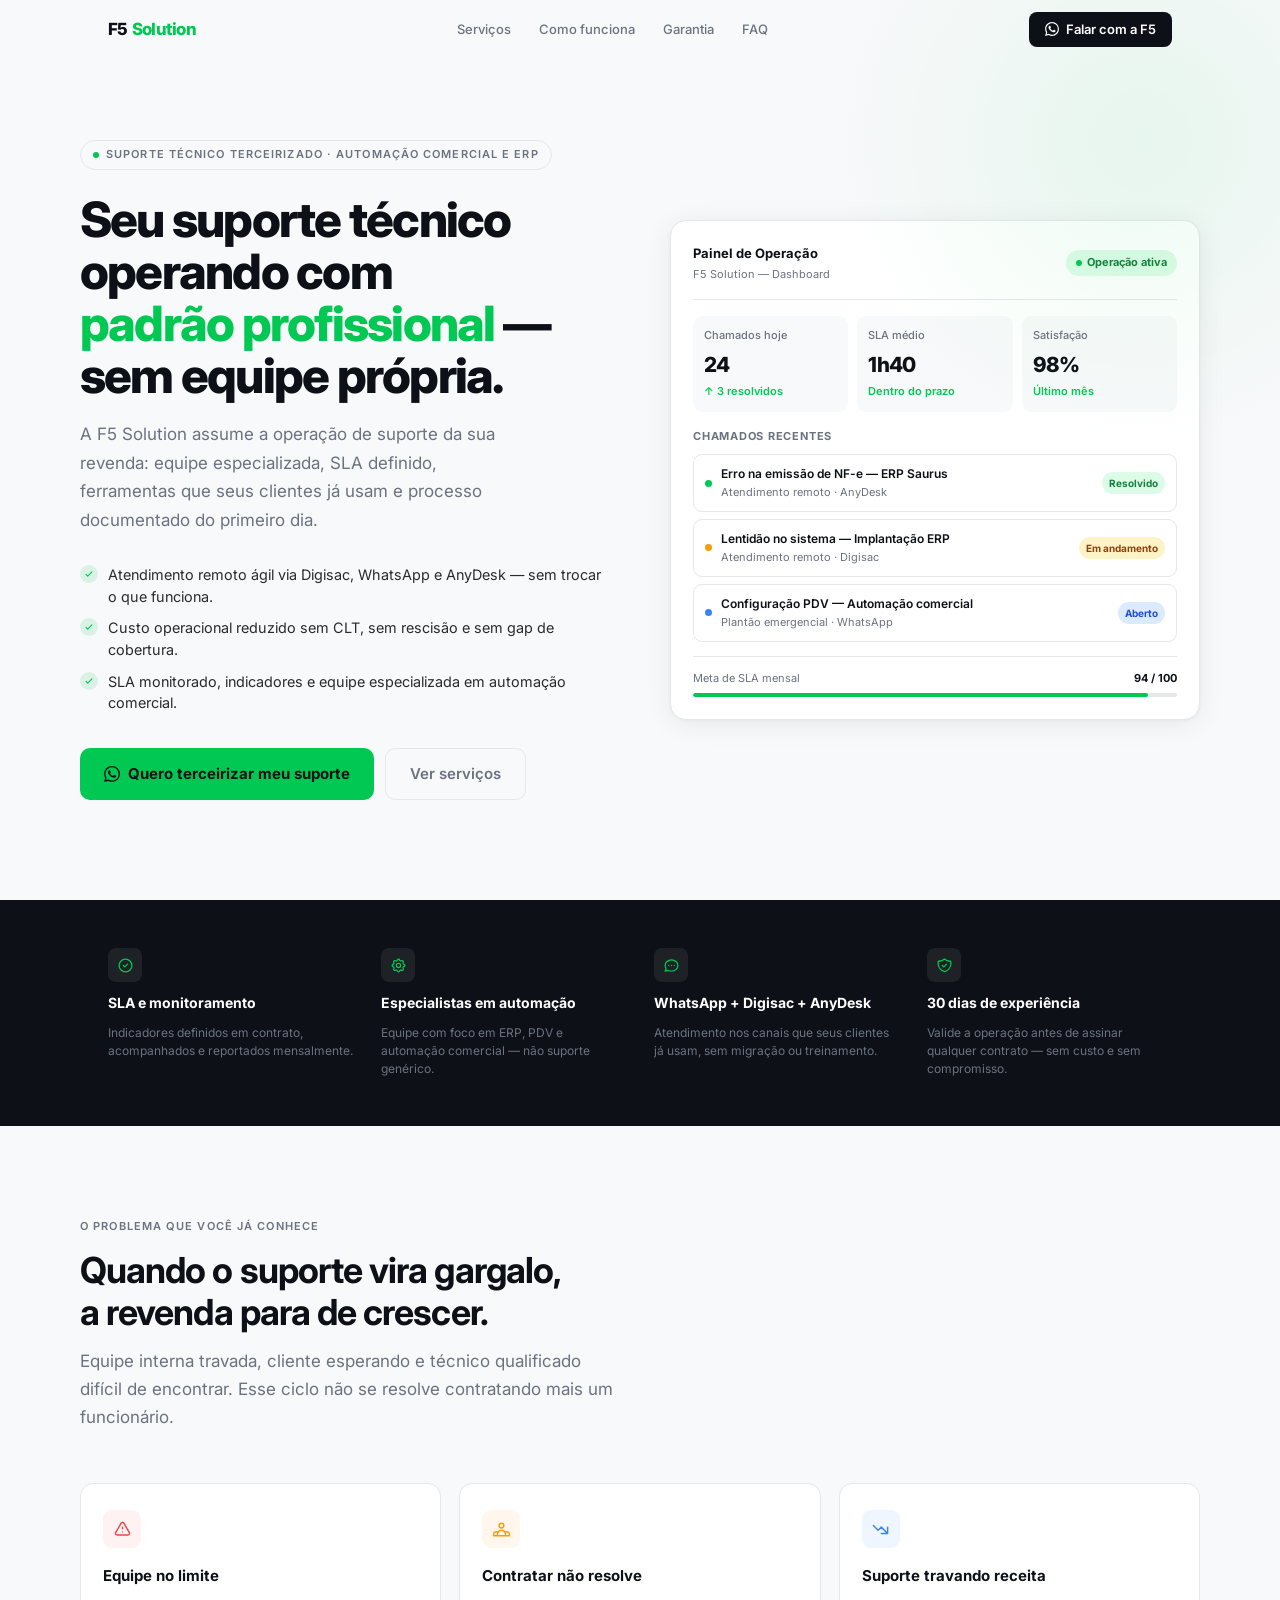
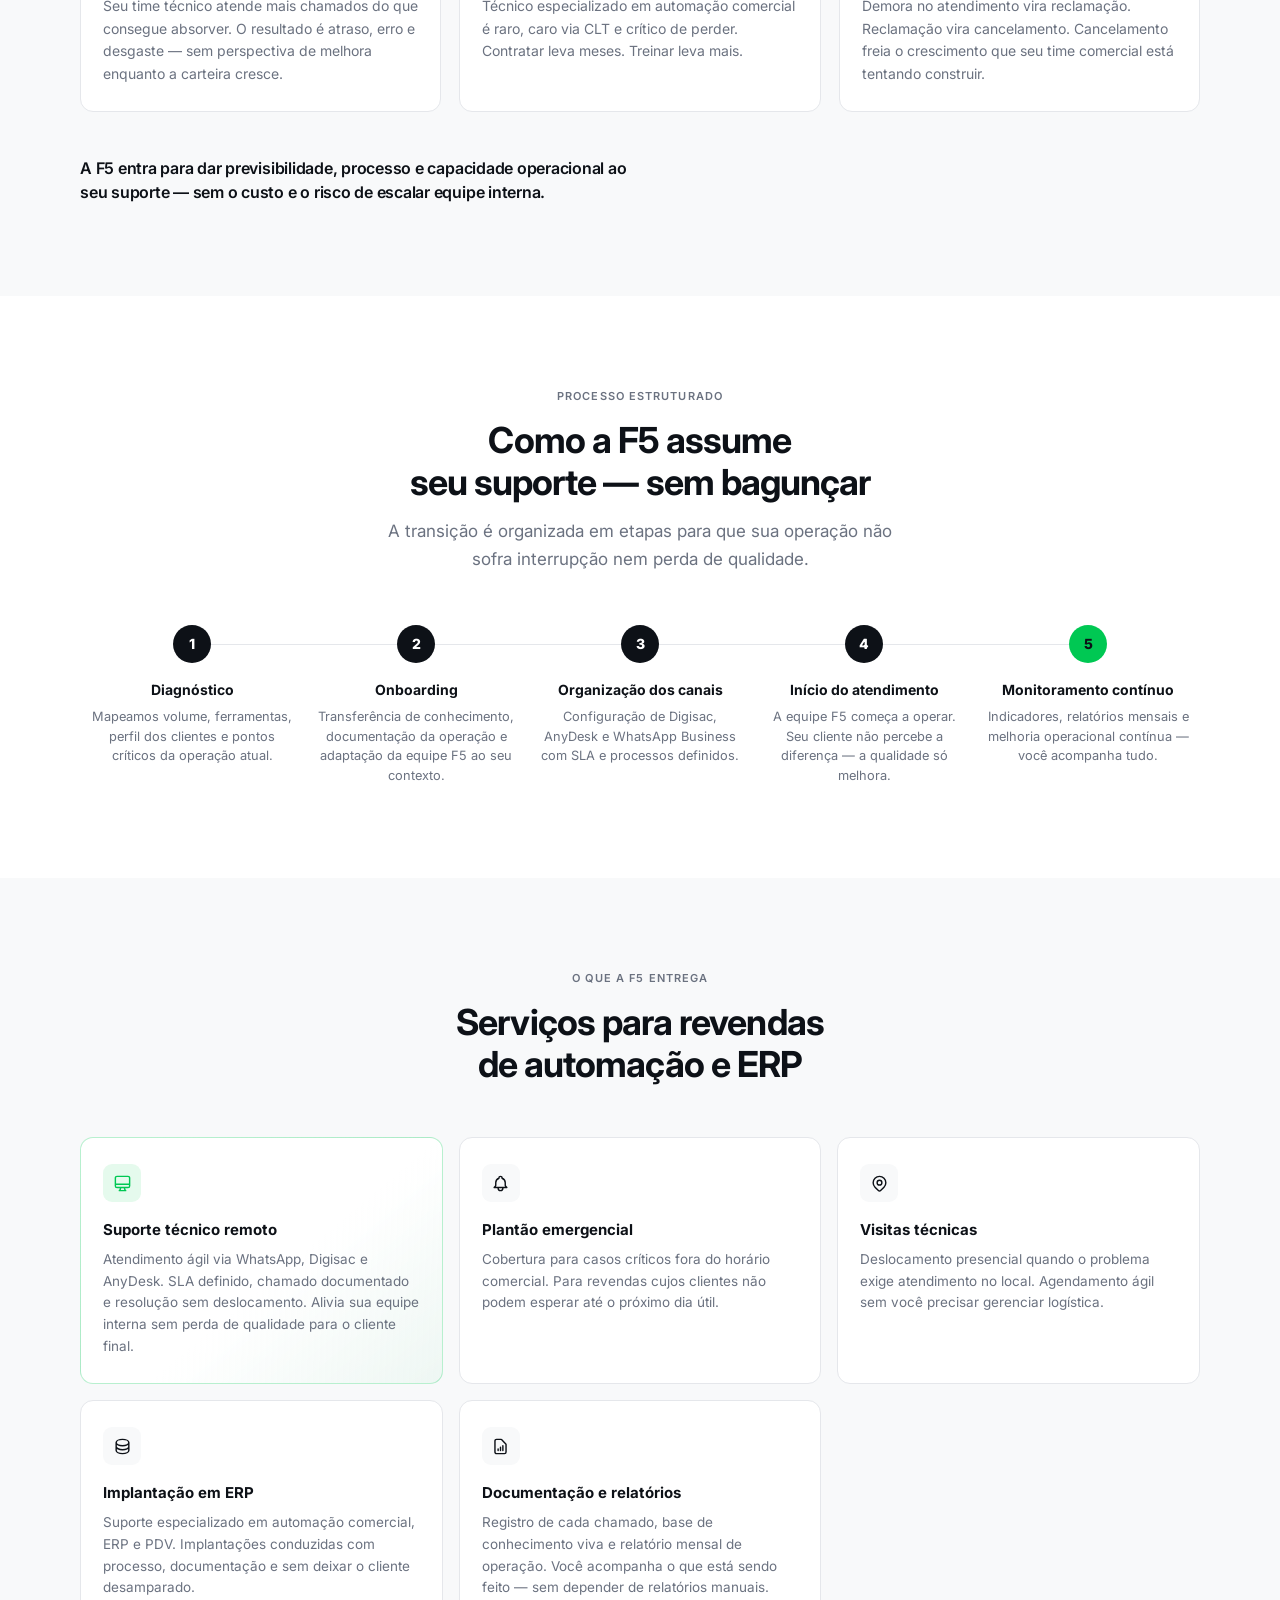
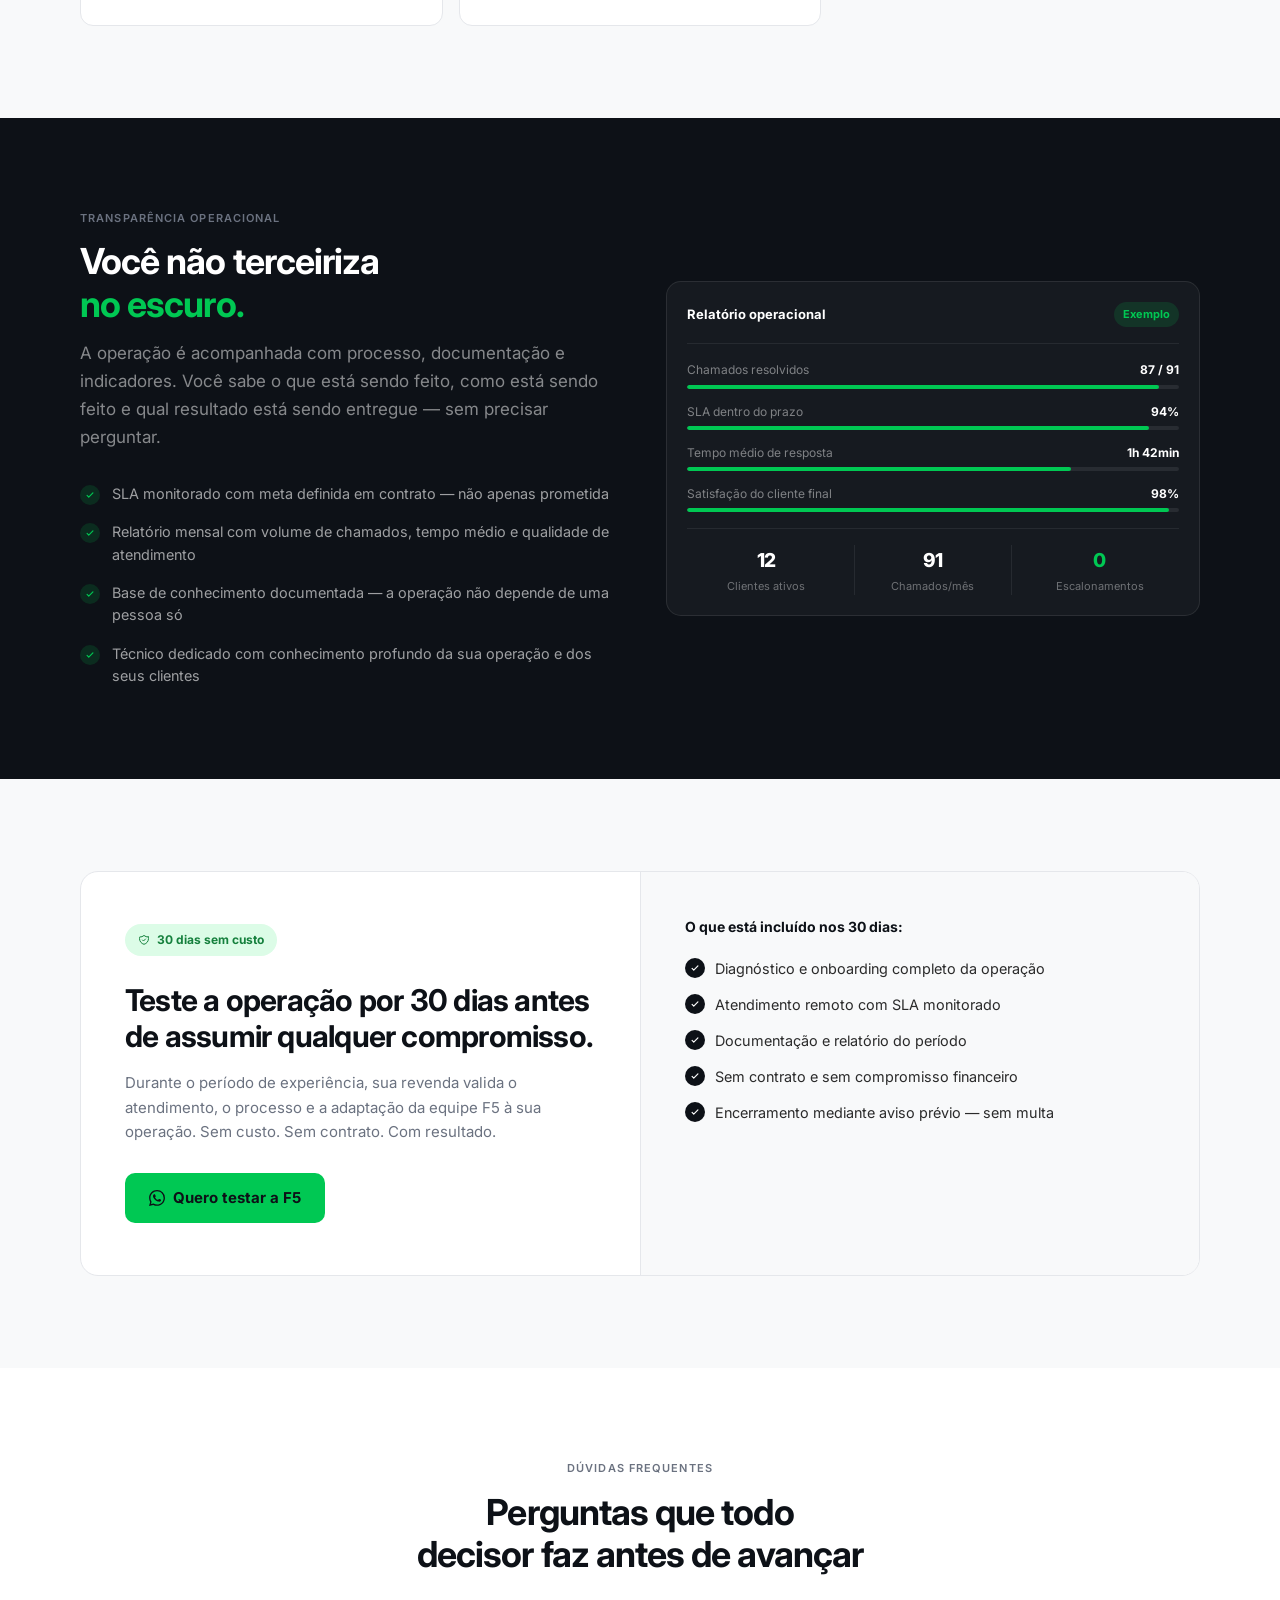
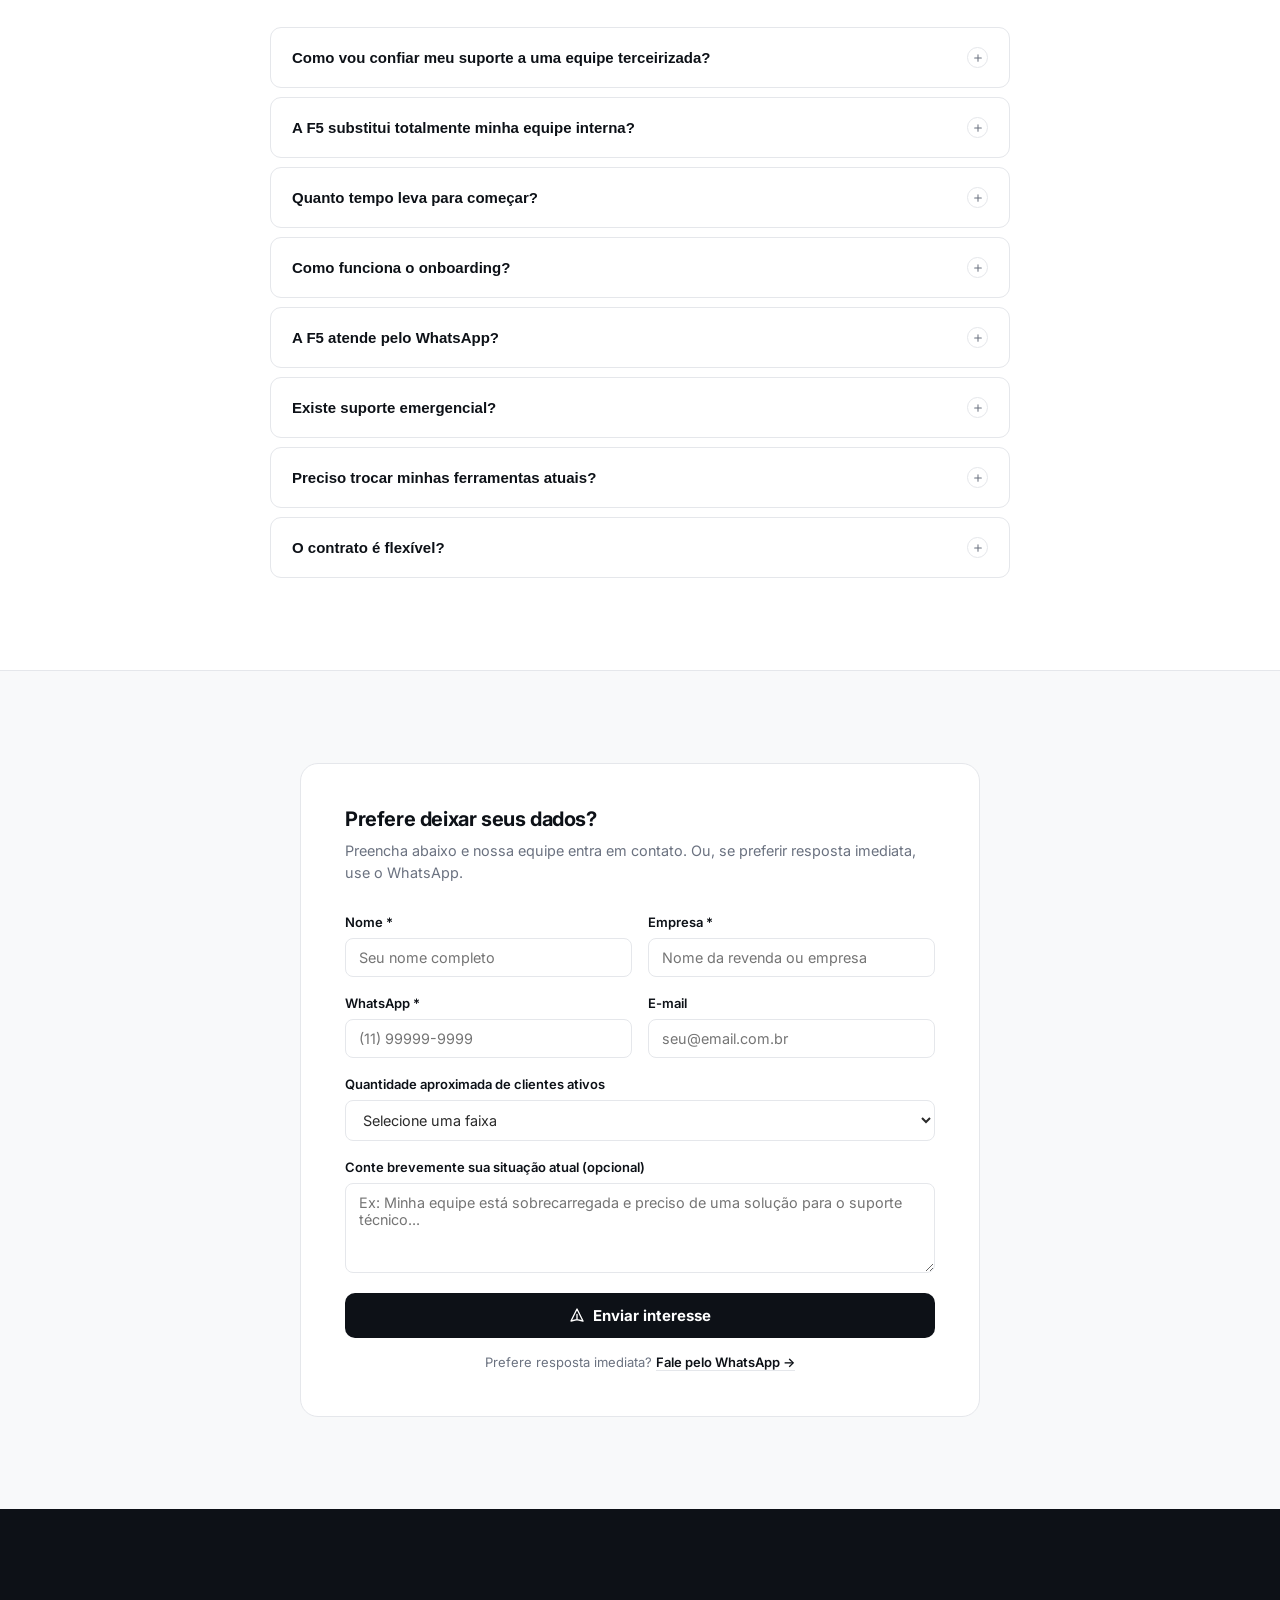
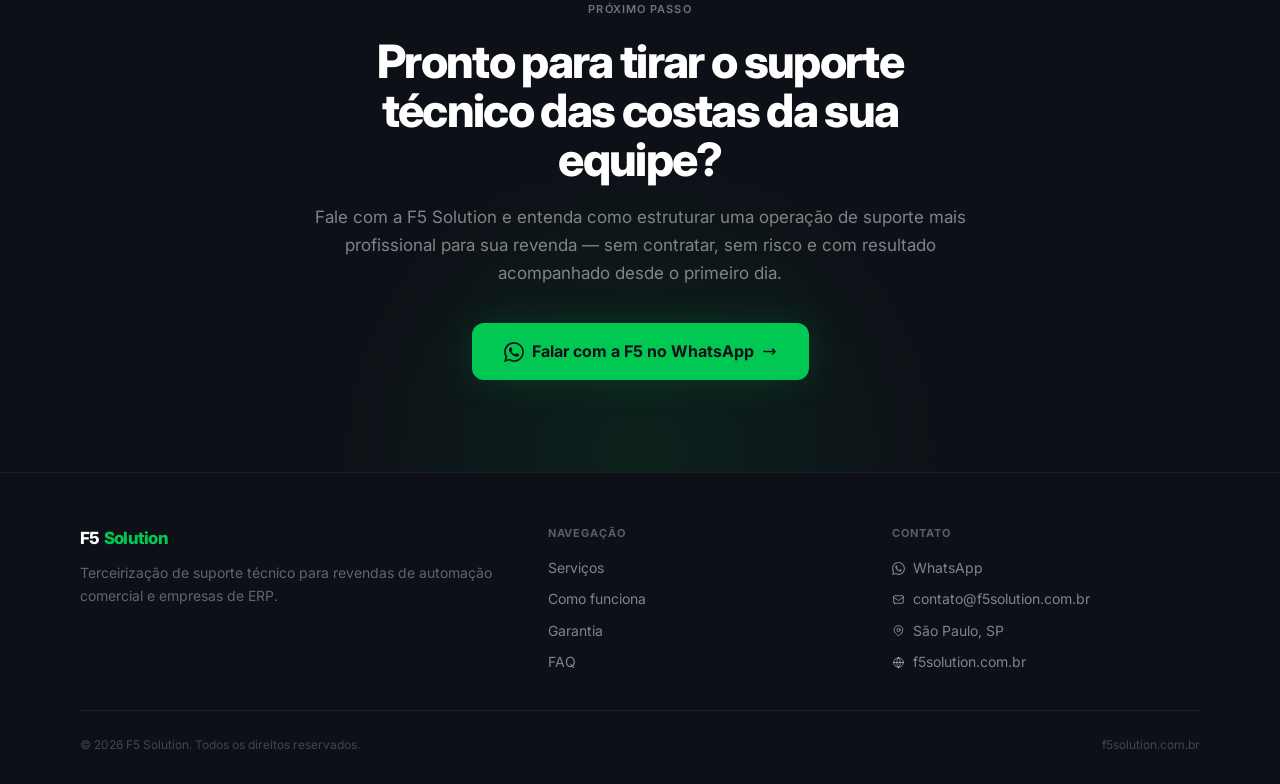
<file: src/index.html>
<!--
  ============================================================
  F5 Solution — Landing Page
  ============================================================
  Versão: Sprint 6 (produção-ready)
  Arquivo: index.html
  Deploy: Vercel (projeto estático)

  CHECKLIST ANTES DO DEPLOY:
  1. Substituir WA_NUMBER (linha ~30) pelo número real
  2. Substituir G-XXXXXXXXXX pelo ID real do GA4
  3. Substituir META_PIXEL_ID pelo ID real do Pixel Meta
  4. Criar e subir imagem /og-image.jpg (1200×630px)
  5. Salvar como index.html e conectar ao Vercel
  6. Configurar domínio f5solution.com.br no painel Vercel
  ============================================================
-->
<!DOCTYPE html>
<html lang="pt-BR">
<head>
  <meta charset="UTF-8" />
  <meta name="viewport" content="width=device-width, initial-scale=1.0" />

  <!-- ── SEO ── -->
  <title>F5 Solution | Terceirização de Suporte Técnico para Revendas</title>
  <meta name="description" content="Terceirize o suporte técnico da sua revenda com a F5 Solution. Atendimento remoto, SLA, indicadores, documentação e 30 dias de experiência sem custo." />
  <link rel="canonical" href="https://f5solution.com.br/" />

  <!-- ── Open Graph ── -->
  <!-- TODO: criar imagem social 1200×630px e subir em /og-image.jpg -->
  <meta property="og:type"        content="website" />
  <meta property="og:url"         content="https://f5solution.com.br/" />
  <meta property="og:title"       content="F5 Solution | Terceirização de Suporte Técnico para Revendas" />
  <meta property="og:description" content="Terceirize o suporte técnico da sua revenda com a F5 Solution. Atendimento remoto, SLA, indicadores, documentação e 30 dias de experiência sem custo." />
  <meta property="og:image"       content="https://f5solution.com.br/og-image.jpg" />
  <meta property="og:locale"      content="pt_BR" />
  <meta property="og:site_name"   content="F5 Solution" />

  <!-- ── Twitter Card ── -->
  <meta name="twitter:card"        content="summary_large_image" />
  <meta name="twitter:title"       content="F5 Solution | Terceirização de Suporte Técnico para Revendas" />
  <meta name="twitter:description" content="Terceirize o suporte técnico da sua revenda com a F5 Solution. Atendimento remoto, SLA, indicadores e 30 dias sem custo." />
  <meta name="twitter:image"       content="https://f5solution.com.br/og-image.jpg" />

  <!-- ── Google Analytics 4 (placeholder) ── -->
  <!-- TODO: substituir G-XXXXXXXXXX pelo ID real do GA4 após criar propriedade -->
  <script async src="https://www.googletagmanager.com/gtag/js?id=G-XXXXXXXXXX"></script>
  <script>
    window.dataLayer = window.dataLayer || [];
    function gtag(){dataLayer.push(arguments);}
    gtag('js', new Date());
    gtag('config', 'G-XXXXXXXXXX');
  </script>

  <!-- ── Meta Pixel (placeholder) ── -->
  <!-- TODO: substituir META_PIXEL_ID pelo ID real do Pixel Meta -->
  <script>
    !function(f,b,e,v,n,t,s){if(f.fbq)return;n=f.fbq=function(){n.callMethod?
    n.callMethod.apply(n,arguments):n.queue.push(arguments)};if(!f._fbq)f._fbq=n;
    n.push=n;n.loaded=!0;n.version='2.0';n.queue=[];t=b.createElement(e);t.async=!0;
    t.src=v;s=b.getElementsByTagName(e)[0];s.parentNode.insertBefore(t,s)}(window,
    document,'script','https://connect.facebook.net/en_US/fbevents.js');
    fbq('init', 'META_PIXEL_ID');
    fbq('track', 'PageView');
  </script>
  <noscript><img height="1" width="1" style="display:none"
    src="https://www.facebook.com/tr?id=META_PIXEL_ID&ev=PageView&noscript=1" alt="" /></noscript>

  <!-- ── Fonts ── -->
  <link rel="preconnect" href="https://fonts.googleapis.com" />
  <link rel="preconnect" href="https://fonts.gstatic.com" crossorigin />
  <link href="https://fonts.googleapis.com/css2?family=Inter:opsz,wght@14..32,300;14..32,400;14..32,500;14..32,600;14..32,700;14..32,800&display=swap" rel="stylesheet" />

  <style>
    /* ── WhatsApp URL centralizada ──────────────────────────────
       TODO: alterar WA_LINK abaixo para o número real antes do deploy.
       Formato: https://wa.me/55DDDNUMERO?text=...
       ─────────────────────────────────────────────────────────── */

    :root {
      --ink:    #0D1117;
      --canvas: #F8F9FA;
      --go:     #00C853;
      --body:   #2B2B2B;
      --rim:    #E5E7EB;
      --sub:    #6B7280;
      --white:  #FFFFFF;
    }
    *, *::before, *::after { box-sizing: border-box; margin: 0; padding: 0; }
    html { scroll-behavior: smooth; -webkit-font-smoothing: antialiased; text-rendering: optimizeLegibility; }
    body { font-family: 'Inter', system-ui, sans-serif; background: var(--canvas); color: var(--body); line-height: 1.6; }

    .display { font-weight: 800; letter-spacing: -0.036em; line-height: 1.07; }
    .heading  { font-weight: 700; letter-spacing: -0.026em; line-height: 1.18; }
    .label    { font-size: 0.6875rem; font-weight: 600; letter-spacing: 0.1em; text-transform: uppercase; }

    .reveal { opacity: 0; transform: translateY(16px); transition: opacity 0.52s cubic-bezier(.22,1,.36,1), transform 0.52s cubic-bezier(.22,1,.36,1); }
    .reveal.show { opacity: 1; transform: none; }
    .d1{transition-delay:.07s}.d2{transition-delay:.14s}.d3{transition-delay:.21s}.d4{transition-delay:.28s}.d5{transition-delay:.35s}

    /* NAV */
    #nav { position:fixed;top:0;left:0;right:0;z-index:100;height:60px;border-bottom:1px solid transparent;transition:background .28s,border-color .28s,backdrop-filter .28s; }
    #nav.scrolled { background:rgba(255,255,255,.93);border-color:var(--rim);backdrop-filter:blur(14px);-webkit-backdrop-filter:blur(14px); }
    .nav-inner { max-width:1120px;margin:0 auto;padding:0 28px;height:100%;display:flex;align-items:center;justify-content:space-between;gap:20px; }
    .nav-logo { font-weight:800;font-size:1.05rem;letter-spacing:-.03em;color:var(--ink);text-decoration:none; }
    .nav-logo span { color:var(--go); }
    .nav-links { display:flex;align-items:center;gap:28px; }
    .nav-links a { font-size:.8125rem;font-weight:500;color:var(--sub);text-decoration:none;transition:color .15s; }
    .nav-links a:hover { color:var(--ink); }
    .nav-cta { display:inline-flex;align-items:center;gap:7px;padding:7px 16px;border-radius:8px;font-size:.8125rem;font-weight:600;background:var(--ink);color:#fff;text-decoration:none;transition:background .15s,transform .15s;white-space:nowrap; }
    .nav-cta:hover { background:#1c2535;transform:translateY(-1px); }
    #hamburger { display:none;background:none;border:none;padding:6px;cursor:pointer;color:var(--ink); }
    #mobile-drawer { display:none;position:fixed;top:60px;left:0;right:0;z-index:99;background:#fff;border-bottom:1px solid var(--rim);padding:20px 28px 28px;transform:translateY(-6px);opacity:0;transition:transform .22s cubic-bezier(.22,1,.36,1),opacity .22s;pointer-events:none; }
    #mobile-drawer.open { transform:none;opacity:1;pointer-events:all; }
    #mobile-drawer a { display:block;font-size:.9375rem;font-weight:500;color:var(--sub);text-decoration:none;padding:11px 0;border-bottom:1px solid var(--rim); }
    #mobile-drawer a:last-of-type { border:none; }
    #mobile-drawer .mob-cta { display:flex;align-items:center;justify-content:center;gap:8px;margin-top:16px;padding:14px;border-radius:10px;font-size:.9375rem;font-weight:700;background:var(--go);color:var(--ink);text-decoration:none; }
    @media(max-width:767px){.nav-links,.nav-cta{display:none!important}#hamburger{display:flex;align-items:center}#mobile-drawer{display:block}}

    /* HERO */
    #hero { min-height:100vh;padding:120px 28px 80px;display:flex;align-items:center;background:var(--canvas);position:relative;overflow:hidden; }
    #hero::before { content:'';position:absolute;top:-180px;right:-180px;width:640px;height:640px;border-radius:50%;background:radial-gradient(circle,rgba(0,200,83,.07) 0%,transparent 68%);pointer-events:none; }
    .hero-inner { max-width:1120px;margin:0 auto;width:100%;display:grid;grid-template-columns:1fr 1fr;gap:60px;align-items:center; }
    .hero-badge { display:inline-flex;align-items:center;gap:7px;padding:5px 12px;border-radius:100px;border:1px solid var(--rim);margin-bottom:24px; }
    .hero-dot { width:6px;height:6px;border-radius:50%;background:var(--go);flex-shrink:0;animation:dot-pulse 2.2s ease-in-out infinite; }
    @keyframes dot-pulse{0%,100%{opacity:1}50%{opacity:.45}}
    .hero-h1 { font-size:clamp(2.1rem,3.8vw,3.375rem);color:var(--ink);margin-bottom:18px; }
    .hero-h1 em { font-style:normal;color:var(--go); }
    .hero-sub { font-size:1.0625rem;color:var(--sub);max-width:430px;line-height:1.68;margin-bottom:30px; }
    .hero-bullets { list-style:none;display:flex;flex-direction:column;gap:10px;margin-bottom:34px; }
    .hero-bullets li { display:flex;align-items:flex-start;gap:10px;font-size:.9rem;color:var(--body);line-height:1.5; }
    .bcheck { width:18px;height:18px;border-radius:50%;background:rgba(0,200,83,.12);display:flex;align-items:center;justify-content:center;flex-shrink:0;margin-top:1px; }
    .hero-ctas { display:flex;flex-wrap:wrap;gap:11px; }

    .btn-primary { display:inline-flex;align-items:center;gap:8px;padding:13px 24px;border-radius:10px;font-size:.9375rem;font-weight:700;background:var(--go);color:var(--ink);text-decoration:none;transition:filter .15s,transform .15s; }
    .btn-primary:hover { filter:brightness(1.08);transform:translateY(-1px); }
    .btn-secondary { display:inline-flex;align-items:center;gap:8px;padding:13px 24px;border-radius:10px;font-size:.9375rem;font-weight:600;border:1px solid var(--rim);color:var(--sub);text-decoration:none;transition:border-color .15s,color .15s; }
    .btn-secondary:hover { border-color:var(--ink);color:var(--ink); }
    .btn-large { padding:16px 32px;font-size:1rem;border-radius:12px;box-shadow:0 0 36px rgba(0,200,83,.18); }
    .btn-large:hover { box-shadow:0 0 52px rgba(0,200,83,.28); }

    /* Hero panel */
    .hero-panel { background:#fff;border:1px solid var(--rim);border-radius:16px;padding:22px;box-shadow:0 4px 28px rgba(13,17,23,.07),0 1px 3px rgba(13,17,23,.04); }
    .panel-top { display:flex;align-items:center;justify-content:space-between;padding-bottom:16px;border-bottom:1px solid var(--rim);margin-bottom:16px; }
    .panel-title { font-size:.8125rem;font-weight:700;color:var(--ink); }
    .panel-sub { font-size:.6875rem;color:var(--sub);margin-top:2px; }
    .status-pill { display:inline-flex;align-items:center;gap:5px;padding:4px 10px;border-radius:100px;background:#DCFCE7;font-size:.6875rem;font-weight:700;color:#15803D; }
    .status-dot { width:6px;height:6px;border-radius:50%;background:var(--go);animation:dot-pulse 2.2s ease-in-out infinite; }
    .panel-metrics { display:grid;grid-template-columns:repeat(3,1fr);gap:9px;margin-bottom:16px; }
    .metric-box { background:var(--canvas);border-radius:9px;padding:11px; }
    .metric-label { font-size:.6875rem;color:var(--sub);font-weight:500; }
    .metric-val { font-size:1.3rem;font-weight:800;letter-spacing:-.03em;color:var(--ink);margin:3px 0 2px; }
    .metric-note { font-size:.6875rem;color:var(--go);font-weight:600; }
    .tickets-label { font-size:.6875rem;font-weight:700;letter-spacing:.07em;text-transform:uppercase;color:var(--sub);margin-bottom:9px; }
    .ticket { display:flex;align-items:center;gap:9px;padding:9px 11px;border:1px solid var(--rim);border-radius:9px;margin-bottom:7px; }
    .ticket:last-child { margin-bottom:0; }
    .t-dot { width:7px;height:7px;border-radius:50%;flex-shrink:0; }
    .t-info { flex:1;min-width:0; }
    .t-title { font-size:.75rem;font-weight:600;color:var(--ink);white-space:nowrap;overflow:hidden;text-overflow:ellipsis; }
    .t-ch { font-size:.6875rem;color:var(--sub);margin-top:1px; }
    .t-badge { font-size:.625rem;font-weight:700;padding:3px 7px;border-radius:100px;white-space:nowrap;flex-shrink:0; }
    .badge-done{background:#DCFCE7;color:#15803D}.badge-prog{background:#FEF3C7;color:#92400E}.badge-open{background:#DBEAFE;color:#1D4ED8}
    .panel-sla { margin-top:14px;padding-top:13px;border-top:1px solid var(--rim); }
    .sla-row { display:flex;justify-content:space-between;margin-bottom:6px; }
    .sla-lbl { font-size:.6875rem;color:var(--sub); }
    .sla-val { font-size:.6875rem;font-weight:700;color:var(--ink); }
    .sla-track { height:4px;background:var(--rim);border-radius:99px;overflow:hidden; }
    .sla-fill { height:100%;background:var(--go);border-radius:99px; }
    @media(max-width:900px){.hero-inner{grid-template-columns:1fr;gap:44px}#hero{min-height:auto;padding:100px 28px 60px}.hero-panel{max-width:500px}}

    /* STRIP */
    #strip { background:var(--ink); }
    .strip-inner { max-width:1120px;margin:0 auto;padding:48px 28px;display:grid;grid-template-columns:repeat(4,1fr);gap:28px; }
    .strip-item { display:flex;flex-direction:column;gap:12px; }
    .strip-icon { width:34px;height:34px;display:flex;align-items:center;justify-content:center;background:rgba(255,255,255,.07);border-radius:8px; }
    .strip-title { font-size:.875rem;font-weight:700;color:#fff;line-height:1.3; }
    .strip-desc { font-size:.75rem;color:var(--sub);line-height:1.5; }
    @media(max-width:680px){.strip-inner{grid-template-columns:1fr 1fr;gap:24px 18px}}

    /* SHARED */
    .section { padding:92px 28px; }
    .section-white { background:#fff; }
    .section-canvas { background:var(--canvas); }
    .section-dark { background:var(--ink);position:relative;overflow:hidden; }
    .container { max-width:1120px;margin:0 auto; }
    .section-eyebrow { display:block;color:var(--sub);margin-bottom:13px; }
    .section-h2 { color:var(--ink);font-size:clamp(1.6rem,2.8vw,2.375rem);margin-bottom:14px; }
    .section-h2-white { color:#fff;font-size:clamp(1.6rem,2.8vw,2.375rem);margin-bottom:14px; }
    .section-lead { font-size:1.0625rem;color:var(--sub);line-height:1.65;max-width:540px; }
    .section-lead-dark { font-size:1.0625rem;color:rgba(255,255,255,.5);line-height:1.65; }
    .section-center { text-align:center; }
    .mx-auto { margin-left:auto;margin-right:auto; }

    /* DOR */
    .dor-grid { display:grid;grid-template-columns:repeat(3,1fr);gap:18px;margin-top:52px; }
    .dor-card { background:#fff;border:1px solid var(--rim);border-radius:13px;padding:26px 22px;transition:box-shadow .2s,transform .2s; }
    .dor-card:hover { box-shadow:0 8px 24px rgba(13,17,23,.09);transform:translateY(-2px); }
    .dor-icon { width:38px;height:38px;border-radius:9px;display:flex;align-items:center;justify-content:center;margin-bottom:16px; }
    .dor-card h3 { font-size:.9375rem;font-weight:700;color:var(--ink);margin-bottom:7px; }
    .dor-card p { font-size:.875rem;color:var(--sub);line-height:1.6; }
    .dor-cta { margin-top:44px;font-size:1rem;font-weight:600;color:var(--ink);letter-spacing:-.015em;line-height:1.5;max-width:560px; }
    @media(max-width:768px){.dor-grid{grid-template-columns:1fr}}

    /* STEPS */
    .steps-desktop { display:flex;align-items:flex-start;margin-top:52px; }
    .step { flex:1;display:flex;flex-direction:column;align-items:center;text-align:center;position:relative; }
    .step:not(:last-child)::after { content:'';position:absolute;top:19px;left:50%;right:-50%;height:1px;background:var(--rim);z-index:0; }
    .step-num { width:38px;height:38px;border-radius:50%;display:flex;align-items:center;justify-content:center;font-size:.875rem;font-weight:800;color:#fff;background:var(--ink);position:relative;z-index:1;margin-bottom:16px;flex-shrink:0; }
    .step-num.active { background:var(--go);color:var(--ink); }
    .step-body { padding:0 10px; }
    .step-title { font-size:.875rem;font-weight:700;color:var(--ink);margin-bottom:5px; }
    .step-desc { font-size:.8rem;color:var(--sub);line-height:1.55; }
    .steps-mobile { display:none;flex-direction:column;margin-top:44px; }
    .step-mob { display:flex;gap:16px; }
    .step-mob-l { display:flex;flex-direction:column;align-items:center; }
    .step-mob-num { width:34px;height:34px;border-radius:50%;display:flex;align-items:center;justify-content:center;font-size:.8125rem;font-weight:800;color:#fff;background:var(--ink);flex-shrink:0; }
    .step-mob-num.active { background:var(--go);color:var(--ink); }
    .step-mob-line { flex:1;width:1px;background:var(--rim);margin:5px auto;min-height:22px; }
    .step-mob-body { padding-bottom:26px;flex:1; }
    .step-mob-title { font-size:.9375rem;font-weight:700;color:var(--ink);margin-bottom:4px; }
    .step-mob-desc { font-size:.875rem;color:var(--sub);line-height:1.55; }
    @media(max-width:768px){.steps-desktop{display:none}.steps-mobile{display:flex}}

    /* SERVIÇOS */
    .svc-grid { display:grid;grid-template-columns:repeat(3,1fr);gap:16px;margin-top:52px; }
    .svc-card { background:#fff;border:1px solid var(--rim);border-radius:13px;padding:26px 22px;transition:box-shadow .2s,transform .2s; }
    .svc-card:hover { box-shadow:0 8px 24px rgba(13,17,23,.08);transform:translateY(-2px); }
    .svc-card.feat { border-color:rgba(0,200,83,.28);background:linear-gradient(140deg,#fff 55%,rgba(0,200,83,.04)); }
    .svc-icon { width:38px;height:38px;border-radius:9px;display:flex;align-items:center;justify-content:center;background:var(--canvas);margin-bottom:16px; }
    .svc-card.feat .svc-icon { background:rgba(0,200,83,.1); }
    .svc-title { font-size:.9375rem;font-weight:700;color:var(--ink);margin-bottom:7px; }
    .svc-desc { font-size:.845rem;color:var(--sub);line-height:1.6; }
    @media(max-width:960px){.svc-grid{grid-template-columns:repeat(2,1fr)}}
    @media(max-width:580px){.svc-grid{grid-template-columns:1fr}}

    /* GESTÃO */
    .gestao-grid { display:grid;grid-template-columns:1fr 1fr;gap:52px;align-items:center; }
    .gestao-list { display:flex;flex-direction:column;gap:16px;margin-top:32px; }
    .g-item { display:flex;align-items:flex-start;gap:12px; }
    .g-check { width:20px;height:20px;border-radius:50%;background:rgba(0,200,83,.15);display:flex;align-items:center;justify-content:center;flex-shrink:0;margin-top:2px; }
    .g-item p { font-size:.9rem;color:rgba(255,255,255,.6);line-height:1.55; }
    .dash-panel { background:rgba(255,255,255,.04);border:1px solid rgba(255,255,255,.09);border-radius:15px;padding:20px; }
    .dash-hdr { display:flex;align-items:center;justify-content:space-between;padding-bottom:16px;border-bottom:1px solid rgba(255,255,255,.07);margin-bottom:16px; }
    .dash-title { font-size:.8125rem;font-weight:700;color:#fff; }
    .dash-badge { font-size:.6875rem;padding:4px 9px;border-radius:100px;background:rgba(0,200,83,.15);color:var(--go);font-weight:700; }
    .db-row { margin-bottom:13px; }
    .db-row:last-child { margin-bottom:0; }
    .db-meta { display:flex;justify-content:space-between;margin-bottom:5px; }
    .db-name { font-size:.75rem;color:rgba(255,255,255,.45); }
    .db-val { font-size:.75rem;font-weight:700;color:#fff; }
    .db-track { height:4px;background:rgba(255,255,255,.08);border-radius:99px;overflow:hidden; }
    .db-fill { height:100%;background:var(--go);border-radius:99px; }
    .dash-kpis { display:grid;grid-template-columns:repeat(3,1fr);gap:8px;margin-top:16px;padding-top:16px;border-top:1px solid rgba(255,255,255,.07); }
    .kpi { text-align:center; }
    .kpi-val { font-size:1.2rem;font-weight:800;letter-spacing:-.03em;color:#fff; }
    .kpi-val.accent { color:var(--go); }
    .kpi-lbl { font-size:.6875rem;color:rgba(255,255,255,.38);margin-top:2px; }
    @media(max-width:840px){.gestao-grid{grid-template-columns:1fr;gap:36px}}

    /* GARANTIA */
    .garantia-wrap { background:#fff;border:1px solid var(--rim);border-radius:18px;overflow:hidden;display:grid;grid-template-columns:1fr 1fr; }
    .garantia-l { padding:52px 44px; }
    .garantia-r { padding:44px;background:var(--canvas);border-left:1px solid var(--rim); }
    .garantia-badge { display:inline-flex;align-items:center;gap:7px;padding:6px 13px;border-radius:100px;background:#DCFCE7;font-size:.75rem;font-weight:700;color:#15803D;margin-bottom:26px; }
    .garantia-h2 { font-size:clamp(1.3rem,2.4vw,1.875rem);color:var(--ink);margin-bottom:16px;line-height:1.22; }
    .garantia-p { font-size:.9375rem;color:var(--sub);line-height:1.65;margin-bottom:28px; }
    .garantia-list { list-style:none;display:flex;flex-direction:column;gap:13px; }
    .garantia-list li { display:flex;align-items:flex-start;gap:10px;font-size:.9rem;color:var(--body); }
    .g2-check { width:20px;height:20px;border-radius:50%;background:var(--ink);display:flex;align-items:center;justify-content:center;flex-shrink:0;margin-top:1px; }
    .garantia-r-title { font-size:.875rem;font-weight:700;color:var(--ink);margin-bottom:18px; }
    @media(max-width:768px){.garantia-wrap{grid-template-columns:1fr}.garantia-l{padding:36px 26px}.garantia-r{padding:26px;border-left:none;border-top:1px solid var(--rim)}}

    /* FORMULÁRIO */
    .form-section { background:var(--canvas);border-top:1px solid var(--rim); }
    .form-wrap { background:#fff;border:1px solid var(--rim);border-radius:18px;padding:44px;max-width:680px;margin:0 auto; }
    .form-title { font-size:1.25rem;font-weight:700;color:var(--ink);margin-bottom:8px;letter-spacing:-.02em; }
    .form-sub { font-size:.9rem;color:var(--sub);margin-bottom:28px;line-height:1.55; }
    .form-grid { display:grid;grid-template-columns:1fr 1fr;gap:16px; }
    .form-group { display:flex;flex-direction:column;gap:5px; }
    .form-group.full { grid-column:1/-1; }
    .form-group label { font-size:.8125rem;font-weight:600;color:var(--ink); }
    .form-group input,
    .form-group select,
    .form-group textarea { width:100%;padding:10px 13px;border:1px solid var(--rim);border-radius:8px;font-size:.9rem;font-family:inherit;color:var(--body);background:#fff;transition:border-color .15s,box-shadow .15s;outline:none; }
    .form-group input:focus,
    .form-group select:focus,
    .form-group textarea:focus { border-color:var(--go);box-shadow:0 0 0 3px rgba(0,200,83,.12); }
    .form-group textarea { resize:vertical;min-height:90px; }
    .form-note { font-size:.75rem;color:var(--sub);margin-top:4px; }
    .btn-form { display:inline-flex;align-items:center;justify-content:center;gap:8px;width:100%;padding:13px;border-radius:10px;font-size:.9375rem;font-weight:700;background:var(--ink);color:#fff;border:none;cursor:pointer;margin-top:20px;transition:background .15s,transform .15s;font-family:inherit; }
    .btn-form:hover { background:#1c2535;transform:translateY(-1px); }
    .form-wa-note { text-align:center;margin-top:14px;font-size:.8125rem;color:var(--sub); }
    .form-wa-note a { color:var(--ink);font-weight:600;text-decoration:none;border-bottom:1px solid var(--rim); }
    .form-wa-note a:hover { border-color:var(--ink); }
    @media(max-width:600px){.form-grid{grid-template-columns:1fr}.form-wrap{padding:28px 22px}}

    /* FAQ */
    .faq-list { display:flex;flex-direction:column;gap:9px;margin-top:52px; }
    .faq-item { border:1px solid var(--rim);border-radius:11px;overflow:hidden;background:#fff; }
    .faq-trigger { width:100%;display:flex;align-items:center;justify-content:space-between;gap:16px;padding:19px 21px;text-align:left;background:none;border:none;cursor:pointer;transition:background .15s; }
    .faq-trigger:hover { background:var(--canvas); }
    .faq-trigger:focus-visible { outline:2px solid var(--go);outline-offset:-2px; }
    .faq-q { font-size:.9375rem;font-weight:600;color:var(--ink); }
    .faq-icon { flex-shrink:0;width:21px;height:21px;border-radius:50%;border:1.5px solid var(--rim);display:flex;align-items:center;justify-content:center;transition:transform .28s,background .18s,border-color .18s; }
    .faq-icon.open { transform:rotate(45deg);background:var(--ink);border-color:var(--ink); }
    .faq-icon.open svg { stroke:#fff; }
    .faq-answer { max-height:0;overflow:hidden;transition:max-height .36s cubic-bezier(.22,1,.36,1); }
    .faq-inner { padding:0 21px 18px;font-size:.9rem;color:var(--sub);line-height:1.65;border-top:1px solid var(--rim);padding-top:15px; }

    /* CTA FINAL */
    .cta-section { background:var(--ink);padding:92px 28px;text-align:center;position:relative;overflow:hidden; }
    .cta-section::before { content:'';position:absolute;bottom:-260px;left:50%;transform:translateX(-50%);width:760px;height:560px;border-radius:50%;background:radial-gradient(circle,rgba(0,200,83,.09) 0%,transparent 64%);pointer-events:none; }
    .cta-inner { max-width:660px;margin:0 auto;position:relative;z-index:1; }
    .cta-h2 { font-size:clamp(1.75rem,3.6vw,2.875rem);color:#fff;margin-bottom:18px; }
    .cta-p { font-size:1.0625rem;color:rgba(255,255,255,.48);line-height:1.65;margin-bottom:36px; }

    /* FOOTER */
    footer { background:var(--ink);border-top:1px solid rgba(255,255,255,.06);padding:52px 28px 30px; }
    .footer-inner { max-width:1120px;margin:0 auto; }
    .footer-top { display:grid;grid-template-columns:1.4fr 1fr 1fr;gap:36px;padding-bottom:36px;border-bottom:1px solid rgba(255,255,255,.07); }
    .footer-logo { font-weight:800;font-size:1.05rem;letter-spacing:-.03em;color:#fff;margin-bottom:10px; }
    .footer-logo span { color:var(--go); }
    .footer-tag { font-size:.875rem;color:rgba(255,255,255,.35);line-height:1.6; }
    .footer-col-title { font-size:.6875rem;font-weight:700;letter-spacing:.09em;text-transform:uppercase;color:rgba(255,255,255,.32);margin-bottom:14px; }
    .footer-links { display:flex;flex-direction:column;gap:9px; }
    .footer-links a { font-size:.875rem;color:rgba(255,255,255,.48);text-decoration:none;transition:color .15s; }
    .footer-links a:hover { color:#fff; }
    .footer-contact { display:flex;flex-direction:column;gap:9px; }
    .fc-item { display:flex;align-items:center;gap:8px;font-size:.875rem;color:rgba(255,255,255,.48);text-decoration:none;transition:color .15s; }
    .fc-item:hover { color:#fff; }
    .footer-bottom { display:flex;align-items:center;justify-content:space-between;flex-wrap:wrap;gap:12px;padding-top:24px; }
    .footer-copy { font-size:.75rem;color:rgba(255,255,255,.22); }
    @media(max-width:768px){.footer-top{grid-template-columns:1fr;gap:28px}.footer-bottom{flex-direction:column;align-items:flex-start}}

    /* FAB */
    .wa-fab { position:fixed;bottom:22px;right:22px;z-index:200;width:52px;height:52px;border-radius:50%;background:var(--go);display:none;align-items:center;justify-content:center;text-decoration:none;box-shadow:0 4px 18px rgba(0,200,83,.38);transition:transform .2s,box-shadow .2s; }
    .wa-fab:hover { transform:translateY(-2px);box-shadow:0 7px 26px rgba(0,200,83,.5); }
    @media(max-width:767px){.wa-fab{display:flex}}

    a:focus-visible,button:focus-visible{outline:2px solid var(--go);outline-offset:3px;border-radius:4px}
  </style>
</head>
<body>

<!-- ===================== NAV ===================== -->
<nav id="nav" role="navigation" aria-label="Navegação principal">
  <div class="nav-inner">
    <a href="#hero" class="nav-logo" aria-label="F5 Solution — início">F5 <span>Solution</span></a>
    <div class="nav-links" role="list">
      <a href="#servicos"       role="listitem">Serviços</a>
      <a href="#como-funciona" role="listitem">Como funciona</a>
      <a href="#garantia"      role="listitem">Garantia</a>
      <a href="#faq"           role="listitem">FAQ</a>
    </div>
    <a href="#" class="nav-cta wa-link" aria-label="Falar com a F5 Solution pelo WhatsApp"
       target="_blank" rel="noopener noreferrer" data-conversion="whatsapp">
      <svg width="14" height="14" fill="currentColor" viewBox="0 0 24 24" aria-hidden="true"><path d="M17.472 14.382c-.297-.149-1.758-.867-2.03-.967-.273-.099-.471-.148-.67.15-.197.297-.767.966-.94 1.164-.173.199-.347.223-.644.075-.297-.15-1.255-.463-2.39-1.475-.883-.788-1.48-1.761-1.653-2.059-.173-.297-.018-.458.13-.606.134-.133.298-.347.446-.52.149-.174.198-.298.298-.497.099-.198.05-.371-.025-.52-.075-.149-.669-1.612-.916-2.207-.242-.579-.487-.5-.669-.51-.173-.008-.371-.01-.57-.01-.198 0-.52.074-.792.372-.272.297-1.04 1.016-1.04 2.479 0 1.462 1.065 2.875 1.213 3.074.149.198 2.096 3.2 5.077 4.487.709.306 1.262.489 1.694.625.712.227 1.36.195 1.871.118.571-.085 1.758-.719 2.006-1.413.248-.694.248-1.289.173-1.413-.074-.124-.272-.198-.57-.347m-5.421 7.403h-.004a9.87 9.87 0 01-5.031-1.378l-.361-.214-3.741.982.998-3.648-.235-.374a9.86 9.86 0 01-1.51-5.26c.001-5.45 4.436-9.884 9.888-9.884 2.64 0 5.122 1.03 6.988 2.898a9.825 9.825 0 012.893 6.994c-.003 5.45-4.437 9.884-9.885 9.884m8.413-18.297A11.815 11.815 0 0012.05 0C5.495 0 .16 5.335.157 11.892c0 2.096.547 4.142 1.588 5.945L.057 24l6.305-1.654a11.882 11.882 0 005.683 1.448h.005c6.554 0 11.89-5.335 11.893-11.893a11.821 11.821 0 00-3.48-8.413Z"/></svg>
      Falar com a F5
    </a>
    <button id="hamburger" aria-label="Abrir menu" aria-expanded="false" aria-controls="mobile-drawer">
      <svg id="ico-open" width="22" height="22" fill="none" stroke="currentColor" stroke-width="2" viewBox="0 0 24 24" aria-hidden="true"><path stroke-linecap="round" stroke-linejoin="round" d="M4 6h16M4 12h16M4 18h16"/></svg>
      <svg id="ico-close" width="22" height="22" fill="none" stroke="currentColor" stroke-width="2" viewBox="0 0 24 24" aria-hidden="true" style="display:none"><path stroke-linecap="round" stroke-linejoin="round" d="M6 18L18 6M6 6l12 12"/></svg>
    </button>
  </div>
</nav>

<div id="mobile-drawer" aria-hidden="true" role="dialog" aria-label="Menu mobile">
  <a href="#servicos"       onclick="closeDrawer()">Serviços</a>
  <a href="#como-funciona"  onclick="closeDrawer()">Como funciona</a>
  <a href="#garantia"       onclick="closeDrawer()">Garantia</a>
  <a href="#faq"            onclick="closeDrawer()">FAQ</a>
  <a href="#" class="mob-cta wa-link" onclick="closeDrawer()"
     target="_blank" rel="noopener noreferrer" data-conversion="whatsapp">
    <svg width="18" height="18" fill="currentColor" viewBox="0 0 24 24" aria-hidden="true"><path d="M17.472 14.382c-.297-.149-1.758-.867-2.03-.967-.273-.099-.471-.148-.67.15-.197.297-.767.966-.94 1.164-.173.199-.347.223-.644.075-.297-.15-1.255-.463-2.39-1.475-.883-.788-1.48-1.761-1.653-2.059-.173-.297-.018-.458.13-.606.134-.133.298-.347.446-.52.149-.174.198-.298.298-.497.099-.198.05-.371-.025-.52-.075-.149-.669-1.612-.916-2.207-.242-.579-.487-.5-.669-.51-.173-.008-.371-.01-.57-.01-.198 0-.52.074-.792.372-.272.297-1.04 1.016-1.04 2.479 0 1.462 1.065 2.875 1.213 3.074.149.198 2.096 3.2 5.077 4.487.709.306 1.262.489 1.694.625.712.227 1.36.195 1.871.118.571-.085 1.758-.719 2.006-1.413.248-.694.248-1.289.173-1.413-.074-.124-.272-.198-.57-.347m-5.421 7.403h-.004a9.87 9.87 0 01-5.031-1.378l-.361-.214-3.741.982.998-3.648-.235-.374a9.86 9.86 0 01-1.51-5.26c.001-5.45 4.436-9.884 9.888-9.884 2.64 0 5.122 1.03 6.988 2.898a9.825 9.825 0 012.893 6.994c-.003 5.45-4.437 9.884-9.885 9.884m8.413-18.297A11.815 11.815 0 0012.05 0C5.495 0 .16 5.335.157 11.892c0 2.096.547 4.142 1.588 5.945L.057 24l6.305-1.654a11.882 11.882 0 005.683 1.448h.005c6.554 0 11.89-5.335 11.893-11.893a11.821 11.821 0 00-3.48-8.413Z"/></svg>
    Falar com a F5 no WhatsApp
  </a>
</div>

<!-- ===================== HERO ===================== -->
<section id="hero" aria-labelledby="hero-h1">
  <div class="hero-inner">
    <div>
      <div class="hero-badge reveal">
        <span class="hero-dot"></span>
        <span class="label" style="color:var(--sub);">Suporte técnico terceirizado · Automação comercial e ERP</span>
      </div>
      <h1 id="hero-h1" class="display hero-h1 reveal d1">
        Seu suporte técnico operando com<br/>
        <em>padrão profissional</em> — sem equipe própria.
      </h1>
      <p class="hero-sub reveal d2">A F5 Solution assume a operação de suporte da sua revenda: equipe especializada, SLA definido, ferramentas que seus clientes já usam e processo documentado do primeiro dia.</p>
      <ul class="hero-bullets reveal d3" aria-label="Principais benefícios">
        <li><span class="bcheck" aria-hidden="true"><svg width="10" height="10" fill="none" stroke="#00C853" stroke-width="2.8" viewBox="0 0 24 24"><path stroke-linecap="round" stroke-linejoin="round" d="M5 13l4 4L19 7"/></svg></span>Atendimento remoto ágil via Digisac, WhatsApp e AnyDesk — sem trocar o que funciona.</li>
        <li><span class="bcheck" aria-hidden="true"><svg width="10" height="10" fill="none" stroke="#00C853" stroke-width="2.8" viewBox="0 0 24 24"><path stroke-linecap="round" stroke-linejoin="round" d="M5 13l4 4L19 7"/></svg></span>Custo operacional reduzido sem CLT, sem rescisão e sem gap de cobertura.</li>
        <li><span class="bcheck" aria-hidden="true"><svg width="10" height="10" fill="none" stroke="#00C853" stroke-width="2.8" viewBox="0 0 24 24"><path stroke-linecap="round" stroke-linejoin="round" d="M5 13l4 4L19 7"/></svg></span>SLA monitorado, indicadores e equipe especializada em automação comercial.</li>
      </ul>
      <div class="hero-ctas reveal d4">
        <a href="#" class="btn-primary wa-link" aria-label="Quero terceirizar meu suporte — abrir WhatsApp"
           target="_blank" rel="noopener noreferrer" data-conversion="whatsapp">
          <svg width="16" height="16" fill="currentColor" viewBox="0 0 24 24" aria-hidden="true"><path d="M17.472 14.382c-.297-.149-1.758-.867-2.03-.967-.273-.099-.471-.148-.67.15-.197.297-.767.966-.94 1.164-.173.199-.347.223-.644.075-.297-.15-1.255-.463-2.39-1.475-.883-.788-1.48-1.761-1.653-2.059-.173-.297-.018-.458.13-.606.134-.133.298-.347.446-.52.149-.174.198-.298.298-.497.099-.198.05-.371-.025-.52-.075-.149-.669-1.612-.916-2.207-.242-.579-.487-.5-.669-.51-.173-.008-.371-.01-.57-.01-.198 0-.52.074-.792.372-.272.297-1.04 1.016-1.04 2.479 0 1.462 1.065 2.875 1.213 3.074.149.198 2.096 3.2 5.077 4.487.709.306 1.262.489 1.694.625.712.227 1.36.195 1.871.118.571-.085 1.758-.719 2.006-1.413.248-.694.248-1.289.173-1.413-.074-.124-.272-.198-.57-.347m-5.421 7.403h-.004a9.87 9.87 0 01-5.031-1.378l-.361-.214-3.741.982.998-3.648-.235-.374a9.86 9.86 0 01-1.51-5.26c.001-5.45 4.436-9.884 9.888-9.884 2.64 0 5.122 1.03 6.988 2.898a9.825 9.825 0 012.893 6.994c-.003 5.45-4.437 9.884-9.885 9.884m8.413-18.297A11.815 11.815 0 0012.05 0C5.495 0 .16 5.335.157 11.892c0 2.096.547 4.142 1.588 5.945L.057 24l6.305-1.654a11.882 11.882 0 005.683 1.448h.005c6.554 0 11.89-5.335 11.893-11.893a11.821 11.821 0 00-3.48-8.413Z"/></svg>
          Quero terceirizar meu suporte
        </a>
        <a href="#servicos" class="btn-secondary">Ver serviços</a>
      </div>
    </div>
    <div class="reveal d2" aria-hidden="true">
      <div class="hero-panel">
        <div class="panel-top">
          <div><div class="panel-title">Painel de Operação</div><div class="panel-sub">F5 Solution — Dashboard</div></div>
          <div class="status-pill"><span class="status-dot"></span>Operação ativa</div>
        </div>
        <div class="panel-metrics">
          <div class="metric-box"><div class="metric-label">Chamados hoje</div><div class="metric-val">24</div><div class="metric-note">↑ 3 resolvidos</div></div>
          <div class="metric-box"><div class="metric-label">SLA médio</div><div class="metric-val">1h40</div><div class="metric-note">Dentro do prazo</div></div>
          <div class="metric-box"><div class="metric-label">Satisfação</div><div class="metric-val">98%</div><div class="metric-note">Último mês</div></div>
        </div>
        <div class="tickets-label">Chamados recentes</div>
        <div class="ticket"><span class="t-dot" style="background:#00C853"></span><div class="t-info"><div class="t-title">Erro na emissão de NF-e — ERP Saurus</div><div class="t-ch">Atendimento remoto · AnyDesk</div></div><span class="t-badge badge-done">Resolvido</span></div>
        <div class="ticket"><span class="t-dot" style="background:#F59E0B"></span><div class="t-info"><div class="t-title">Lentidão no sistema — Implantação ERP</div><div class="t-ch">Atendimento remoto · Digisac</div></div><span class="t-badge badge-prog">Em andamento</span></div>
        <div class="ticket"><span class="t-dot" style="background:#3B82F6"></span><div class="t-info"><div class="t-title">Configuração PDV — Automação comercial</div><div class="t-ch">Plantão emergencial · WhatsApp</div></div><span class="t-badge badge-open">Aberto</span></div>
        <div class="panel-sla"><div class="sla-row"><span class="sla-lbl">Meta de SLA mensal</span><span class="sla-val">94 / 100</span></div><div class="sla-track"><div class="sla-fill" style="width:94%"></div></div></div>
      </div>
    </div>
  </div>
</section>

<!-- ===================== PROVA RÁPIDA ===================== -->
<div id="strip" aria-label="Diferenciais da F5 Solution">
  <div class="strip-inner">
    <div class="strip-item reveal">
      <div class="strip-icon" aria-hidden="true"><svg width="17" height="17" fill="none" stroke="#00C853" stroke-width="1.8" viewBox="0 0 24 24"><path stroke-linecap="round" stroke-linejoin="round" d="M9 12l2 2 4-4m6 2a9 9 0 11-18 0 9 9 0 0118 0z"/></svg></div>
      <div class="strip-title">SLA e monitoramento</div>
      <div class="strip-desc">Indicadores definidos em contrato, acompanhados e reportados mensalmente.</div>
    </div>
    <div class="strip-item reveal d1">
      <div class="strip-icon" aria-hidden="true"><svg width="17" height="17" fill="none" stroke="#00C853" stroke-width="1.8" viewBox="0 0 24 24"><path stroke-linecap="round" stroke-linejoin="round" d="M10.325 4.317c.426-1.756 2.924-1.756 3.35 0a1.724 1.724 0 002.573 1.066c1.543-.94 3.31.826 2.37 2.37a1.724 1.724 0 001.065 2.572c1.756.426 1.756 2.924 0 3.35a1.724 1.724 0 00-1.066 2.573c.94 1.543-.826 3.31-2.37 2.37a1.724 1.724 0 00-2.572 1.065c-.426 1.756-2.924 1.756-3.35 0a1.724 1.724 0 00-2.573-1.066c-1.543.94-3.31-.826-2.37-2.37a1.724 1.724 0 00-1.065-2.572c-1.756-.426-1.756-2.924 0-3.35a1.724 1.724 0 001.066-2.573c-.94-1.543.826-3.31 2.37-2.37.996.608 2.296.07 2.572-1.065z"/><path stroke-linecap="round" stroke-linejoin="round" d="M15 12a3 3 0 11-6 0 3 3 0 016 0z"/></svg></div>
      <div class="strip-title">Especialistas em automação</div>
      <div class="strip-desc">Equipe com foco em ERP, PDV e automação comercial — não suporte genérico.</div>
    </div>
    <div class="strip-item reveal d2">
      <div class="strip-icon" aria-hidden="true"><svg width="17" height="17" fill="none" stroke="#00C853" stroke-width="1.8" viewBox="0 0 24 24"><path stroke-linecap="round" stroke-linejoin="round" d="M8 12h.01M12 12h.01M16 12h.01M21 12c0 4.418-4.03 8-9 8a9.863 9.863 0 01-4.255-.949L3 20l1.395-3.72C3.512 15.042 3 13.574 3 12c0-4.418 4.03-8 9-8s9 3.582 9 8z"/></svg></div>
      <div class="strip-title">WhatsApp + Digisac + AnyDesk</div>
      <div class="strip-desc">Atendimento nos canais que seus clientes já usam, sem migração ou treinamento.</div>
    </div>
    <div class="strip-item reveal d3">
      <div class="strip-icon" aria-hidden="true"><svg width="17" height="17" fill="none" stroke="#00C853" stroke-width="1.8" viewBox="0 0 24 24"><path stroke-linecap="round" stroke-linejoin="round" d="M9 12l2 2 4-4m5.618-4.016A11.955 11.955 0 0112 2.944a11.955 11.955 0 01-8.618 3.04A12.02 12.02 0 003 9c0 5.591 3.824 10.29 9 11.622 5.176-1.332 9-6.03 9-11.622 0-1.042-.133-2.052-.382-3.016z"/></svg></div>
      <div class="strip-title">30 dias de experiência</div>
      <div class="strip-desc">Valide a operação antes de assinar qualquer contrato — sem custo e sem compromisso.</div>
    </div>
  </div>
</div>

<!-- ===================== DOR ===================== -->
<section id="dor" class="section section-canvas" aria-labelledby="dor-h2">
  <div class="container">
    <div class="reveal">
      <span class="label section-eyebrow">O problema que você já conhece</span>
      <h2 id="dor-h2" class="heading section-h2">Quando o suporte vira gargalo,<br/>a revenda para de crescer.</h2>
      <p class="section-lead">Equipe interna travada, cliente esperando e técnico qualificado difícil de encontrar. Esse ciclo não se resolve contratando mais um funcionário.</p>
    </div>
    <div class="dor-grid">
      <div class="dor-card reveal d1">
        <div class="dor-icon" style="background:#FEF2F2" aria-hidden="true"><svg width="19" height="19" fill="none" stroke="#EF4444" stroke-width="1.8" viewBox="0 0 24 24"><path stroke-linecap="round" stroke-linejoin="round" d="M12 9v2m0 4h.01m-6.938 4h13.856c1.54 0 2.502-1.667 1.732-3L13.732 4c-.77-1.333-2.694-1.333-3.464 0L3.34 16c-.77 1.333.192 3 1.732 3z"/></svg></div>
        <h3>Equipe no limite</h3>
        <p>Seu time técnico atende mais chamados do que consegue absorver. O resultado é atraso, erro e desgaste — sem perspectiva de melhora enquanto a carteira cresce.</p>
      </div>
      <div class="dor-card reveal d2">
        <div class="dor-icon" style="background:#FFF7ED" aria-hidden="true"><svg width="19" height="19" fill="none" stroke="#F59E0B" stroke-width="1.8" viewBox="0 0 24 24"><path stroke-linecap="round" stroke-linejoin="round" d="M17 20h5v-2a3 3 0 00-5.356-1.857M17 20H7m10 0v-2c0-.656-.126-1.283-.356-1.857M7 20H2v-2a3 3 0 015.356-1.857M7 20v-2c0-.656.126-1.283.356-1.857m0 0a5.002 5.002 0 019.288 0M15 7a3 3 0 11-6 0 3 3 0 016 0z"/></svg></div>
        <h3>Contratar não resolve</h3>
        <p>Técnico especializado em automação comercial é raro, caro via CLT e crítico de perder. Contratar leva meses. Treinar leva mais.</p>
      </div>
      <div class="dor-card reveal d3">
        <div class="dor-icon" style="background:#EFF6FF" aria-hidden="true"><svg width="19" height="19" fill="none" stroke="#3B82F6" stroke-width="1.8" viewBox="0 0 24 24"><path stroke-linecap="round" stroke-linejoin="round" d="M13 17h8m0 0V9m0 8l-8-8-4 4-6-6"/></svg></div>
        <h3>Suporte travando receita</h3>
        <p>Demora no atendimento vira reclamação. Reclamação vira cancelamento. Cancelamento freia o crescimento que seu time comercial está tentando construir.</p>
      </div>
    </div>
    <p class="dor-cta reveal">A F5 entra para dar previsibilidade, processo e capacidade operacional ao seu suporte — sem o custo e o risco de escalar equipe interna.</p>
  </div>
</section>

<!-- ===================== COMO FUNCIONA ===================== -->
<section id="como-funciona" class="section section-white" aria-labelledby="funciona-h2">
  <div class="container">
    <div class="reveal section-center" style="max-width:540px;margin:0 auto;">
      <span class="label section-eyebrow">Processo estruturado</span>
      <h2 id="funciona-h2" class="heading section-h2">Como a F5 assume<br/>seu suporte — sem bagunçar</h2>
      <p class="section-lead mx-auto" style="margin-top:12px;">A transição é organizada em etapas para que sua operação não sofra interrupção nem perda de qualidade.</p>
    </div>
    <div class="steps-desktop" aria-label="Etapas do processo">
      <div class="step reveal d1"><div class="step-num" aria-label="Etapa 1">1</div><div class="step-body"><div class="step-title">Diagnóstico</div><div class="step-desc">Mapeamos volume, ferramentas, perfil dos clientes e pontos críticos da operação atual.</div></div></div>
      <div class="step reveal d2"><div class="step-num" aria-label="Etapa 2">2</div><div class="step-body"><div class="step-title">Onboarding</div><div class="step-desc">Transferência de conhecimento, documentação da operação e adaptação da equipe F5 ao seu contexto.</div></div></div>
      <div class="step reveal d3"><div class="step-num" aria-label="Etapa 3">3</div><div class="step-body"><div class="step-title">Organização dos canais</div><div class="step-desc">Configuração de Digisac, AnyDesk e WhatsApp Business com SLA e processos definidos.</div></div></div>
      <div class="step reveal d4"><div class="step-num" aria-label="Etapa 4">4</div><div class="step-body"><div class="step-title">Início do atendimento</div><div class="step-desc">A equipe F5 começa a operar. Seu cliente não percebe a diferença — a qualidade só melhora.</div></div></div>
      <div class="step reveal d5"><div class="step-num active" aria-label="Etapa 5 — contínua">5</div><div class="step-body"><div class="step-title">Monitoramento contínuo</div><div class="step-desc">Indicadores, relatórios mensais e melhoria operacional contínua — você acompanha tudo.</div></div></div>
    </div>
    <div class="steps-mobile" role="list" aria-label="Etapas do processo">
      <div class="step-mob reveal" role="listitem"><div class="step-mob-l"><div class="step-mob-num">1</div><div class="step-mob-line"></div></div><div class="step-mob-body"><div class="step-mob-title">Diagnóstico</div><div class="step-mob-desc">Mapeamos volume, ferramentas e pontos críticos da operação atual.</div></div></div>
      <div class="step-mob reveal d1" role="listitem"><div class="step-mob-l"><div class="step-mob-num">2</div><div class="step-mob-line"></div></div><div class="step-mob-body"><div class="step-mob-title">Onboarding</div><div class="step-mob-desc">Transferência de conhecimento e documentação da operação.</div></div></div>
      <div class="step-mob reveal d2" role="listitem"><div class="step-mob-l"><div class="step-mob-num">3</div><div class="step-mob-line"></div></div><div class="step-mob-body"><div class="step-mob-title">Organização dos canais</div><div class="step-mob-desc">Digisac, AnyDesk e WhatsApp configurados com SLA definido.</div></div></div>
      <div class="step-mob reveal d3" role="listitem"><div class="step-mob-l"><div class="step-mob-num">4</div><div class="step-mob-line"></div></div><div class="step-mob-body"><div class="step-mob-title">Início do atendimento</div><div class="step-mob-desc">A F5 opera. Seu cliente não percebe a transição — só a melhora.</div></div></div>
      <div class="step-mob reveal d4" role="listitem"><div class="step-mob-l"><div class="step-mob-num active">5</div></div><div class="step-mob-body"><div class="step-mob-title">Monitoramento contínuo</div><div class="step-mob-desc">Indicadores, relatório mensal e melhoria contínua acompanhados por você.</div></div></div>
    </div>
  </div>
</section>

<!-- ===================== SERVIÇOS ===================== -->
<section id="servicos" class="section section-canvas" aria-labelledby="svc-h2">
  <div class="container">
    <div class="reveal section-center" style="max-width:520px;margin:0 auto;">
      <span class="label section-eyebrow">O que a F5 entrega</span>
      <h2 id="svc-h2" class="heading section-h2">Serviços para revendas<br/>de automação e ERP</h2>
    </div>
    <div class="svc-grid">
      <div class="svc-card feat reveal d1">
        <div class="svc-icon" aria-hidden="true"><svg width="19" height="19" fill="none" stroke="#00C853" stroke-width="1.8" viewBox="0 0 24 24"><path stroke-linecap="round" stroke-linejoin="round" d="M9.75 17L9 20l-1 1h8l-1-1-.75-3M3 13h18M5 17h14a2 2 0 002-2V5a2 2 0 00-2-2H5a2 2 0 00-2 2v10a2 2 0 002 2z"/></svg></div>
        <div class="svc-title">Suporte técnico remoto</div>
        <div class="svc-desc">Atendimento ágil via WhatsApp, Digisac e AnyDesk. SLA definido, chamado documentado e resolução sem deslocamento. Alivia sua equipe interna sem perda de qualidade para o cliente final.</div>
      </div>
      <div class="svc-card reveal d2">
        <div class="svc-icon" aria-hidden="true"><svg width="19" height="19" fill="none" stroke="#0D1117" stroke-width="1.8" viewBox="0 0 24 24"><path stroke-linecap="round" stroke-linejoin="round" d="M15 17h5l-1.405-1.405A2.032 2.032 0 0118 14.158V11a6.002 6.002 0 00-4-5.659V5a2 2 0 10-4 0v.341C7.67 6.165 6 8.388 6 11v3.159c0 .538-.214 1.055-.595 1.436L4 17h5m6 0v1a3 3 0 11-6 0v-1m6 0H9"/></svg></div>
        <div class="svc-title">Plantão emergencial</div>
        <div class="svc-desc">Cobertura para casos críticos fora do horário comercial. Para revendas cujos clientes não podem esperar até o próximo dia útil.</div>
      </div>
      <div class="svc-card reveal d3">
        <div class="svc-icon" aria-hidden="true"><svg width="19" height="19" fill="none" stroke="#0D1117" stroke-width="1.8" viewBox="0 0 24 24"><path stroke-linecap="round" stroke-linejoin="round" d="M17.657 16.657L13.414 20.9a1.998 1.998 0 01-2.827 0l-4.244-4.243a8 8 0 1111.314 0z"/><path stroke-linecap="round" stroke-linejoin="round" d="M15 11a3 3 0 11-6 0 3 3 0 016 0z"/></svg></div>
        <div class="svc-title">Visitas técnicas</div>
        <div class="svc-desc">Deslocamento presencial quando o problema exige atendimento no local. Agendamento ágil sem você precisar gerenciar logística.</div>
      </div>
      <div class="svc-card reveal d1">
        <div class="svc-icon" aria-hidden="true"><svg width="19" height="19" fill="none" stroke="#0D1117" stroke-width="1.8" viewBox="0 0 24 24"><path stroke-linecap="round" stroke-linejoin="round" d="M4 7v10c0 2.21 3.582 4 8 4s8-1.79 8-4V7M4 7c0 2.21 3.582 4 8 4s8-1.79 8-4M4 7c0-2.21 3.582-4 8-4s8 1.79 8 4m0 5c0 2.21-3.582 4-8 4s-8-1.79-8-4"/></svg></div>
        <div class="svc-title">Implantação em ERP</div>
        <div class="svc-desc">Suporte especializado em automação comercial, ERP e PDV. Implantações conduzidas com processo, documentação e sem deixar o cliente desamparado.</div>
      </div>
      <div class="svc-card reveal d2">
        <div class="svc-icon" aria-hidden="true"><svg width="19" height="19" fill="none" stroke="#0D1117" stroke-width="1.8" viewBox="0 0 24 24"><path stroke-linecap="round" stroke-linejoin="round" d="M9 17v-2m3 2v-4m3 4v-6m2 10H7a2 2 0 01-2-2V5a2 2 0 012-2h5.586a1 1 0 01.707.293l5.414 5.414a1 1 0 01.293.707V19a2 2 0 01-2 2z"/></svg></div>
        <div class="svc-title">Documentação e relatórios</div>
        <div class="svc-desc">Registro de cada chamado, base de conhecimento viva e relatório mensal de operação. Você acompanha o que está sendo feito — sem depender de relatórios manuais.</div>
      </div>
    </div>
  </div>
</section>

<!-- ===================== GESTÃO ===================== -->
<section class="section section-dark" aria-labelledby="gestao-h2">
  <div class="container">
    <div class="gestao-grid">
      <div class="reveal">
        <span class="label section-eyebrow" style="color:var(--sub);display:block;margin-bottom:13px;">Transparência operacional</span>
        <h2 id="gestao-h2" class="heading section-h2-white">Você não terceiriza<br/><span style="color:var(--go);">no escuro.</span></h2>
        <p class="section-lead-dark" style="margin-top:14px;">A operação é acompanhada com processo, documentação e indicadores. Você sabe o que está sendo feito, como está sendo feito e qual resultado está sendo entregue — sem precisar perguntar.</p>
        <div class="gestao-list">
          <div class="g-item"><div class="g-check" aria-hidden="true"><svg width="10" height="10" fill="none" stroke="#00C853" stroke-width="2.8" viewBox="0 0 24 24"><path stroke-linecap="round" stroke-linejoin="round" d="M5 13l4 4L19 7"/></svg></div><p>SLA monitorado com meta definida em contrato — não apenas prometida</p></div>
          <div class="g-item"><div class="g-check" aria-hidden="true"><svg width="10" height="10" fill="none" stroke="#00C853" stroke-width="2.8" viewBox="0 0 24 24"><path stroke-linecap="round" stroke-linejoin="round" d="M5 13l4 4L19 7"/></svg></div><p>Relatório mensal com volume de chamados, tempo médio e qualidade de atendimento</p></div>
          <div class="g-item"><div class="g-check" aria-hidden="true"><svg width="10" height="10" fill="none" stroke="#00C853" stroke-width="2.8" viewBox="0 0 24 24"><path stroke-linecap="round" stroke-linejoin="round" d="M5 13l4 4L19 7"/></svg></div><p>Base de conhecimento documentada — a operação não depende de uma pessoa só</p></div>
          <div class="g-item"><div class="g-check" aria-hidden="true"><svg width="10" height="10" fill="none" stroke="#00C853" stroke-width="2.8" viewBox="0 0 24 24"><path stroke-linecap="round" stroke-linejoin="round" d="M5 13l4 4L19 7"/></svg></div><p>Técnico dedicado com conhecimento profundo da sua operação e dos seus clientes</p></div>
        </div>
      </div>
      <div class="reveal d2" aria-hidden="true">
        <div class="dash-panel">
          <div class="dash-hdr"><div class="dash-title">Relatório operacional</div><div class="dash-badge">Exemplo</div></div>
          <div class="db-row"><div class="db-meta"><span class="db-name">Chamados resolvidos</span><span class="db-val">87 / 91</span></div><div class="db-track"><div class="db-fill" style="width:96%"></div></div></div>
          <div class="db-row"><div class="db-meta"><span class="db-name">SLA dentro do prazo</span><span class="db-val">94%</span></div><div class="db-track"><div class="db-fill" style="width:94%"></div></div></div>
          <div class="db-row"><div class="db-meta"><span class="db-name">Tempo médio de resposta</span><span class="db-val">1h 42min</span></div><div class="db-track"><div class="db-fill" style="width:78%"></div></div></div>
          <div class="db-row"><div class="db-meta"><span class="db-name">Satisfação do cliente final</span><span class="db-val">98%</span></div><div class="db-track"><div class="db-fill" style="width:98%"></div></div></div>
          <div class="dash-kpis">
            <div class="kpi"><div class="kpi-val">12</div><div class="kpi-lbl">Clientes ativos</div></div>
            <div class="kpi" style="border-left:1px solid rgba(255,255,255,.07);border-right:1px solid rgba(255,255,255,.07);"><div class="kpi-val">91</div><div class="kpi-lbl">Chamados/mês</div></div>
            <div class="kpi"><div class="kpi-val accent">0</div><div class="kpi-lbl">Escalonamentos</div></div>
          </div>
        </div>
      </div>
    </div>
  </div>
</section>

<!-- ===================== GARANTIA ===================== -->
<section id="garantia" class="section section-canvas" aria-labelledby="garantia-h2">
  <div class="container">
    <div class="garantia-wrap reveal">
      <div class="garantia-l">
        <div class="garantia-badge" aria-label="30 dias sem custo">
          <svg width="12" height="12" fill="none" stroke="currentColor" stroke-width="2" viewBox="0 0 24 24" aria-hidden="true"><path stroke-linecap="round" stroke-linejoin="round" d="M9 12l2 2 4-4m5.618-4.016A11.955 11.955 0 0112 2.944a11.955 11.955 0 01-8.618 3.04A12.02 12.02 0 003 9c0 5.591 3.824 10.29 9 11.622 5.176-1.332 9-6.03 9-11.622 0-1.042-.133-2.052-.382-3.016z"/></svg>
          30 dias sem custo
        </div>
        <h2 id="garantia-h2" class="heading garantia-h2">Teste a operação por 30 dias antes de assumir qualquer compromisso.</h2>
        <p class="garantia-p">Durante o período de experiência, sua revenda valida o atendimento, o processo e a adaptação da equipe F5 à sua operação. Sem custo. Sem contrato. Com resultado.</p>
        <a href="#" class="btn-primary wa-link" aria-label="Quero testar a F5 — abrir WhatsApp"
           target="_blank" rel="noopener noreferrer" data-conversion="whatsapp">
          <svg width="16" height="16" fill="currentColor" viewBox="0 0 24 24" aria-hidden="true"><path d="M17.472 14.382c-.297-.149-1.758-.867-2.03-.967-.273-.099-.471-.148-.67.15-.197.297-.767.966-.94 1.164-.173.199-.347.223-.644.075-.297-.15-1.255-.463-2.39-1.475-.883-.788-1.48-1.761-1.653-2.059-.173-.297-.018-.458.13-.606.134-.133.298-.347.446-.52.149-.174.198-.298.298-.497.099-.198.05-.371-.025-.52-.075-.149-.669-1.612-.916-2.207-.242-.579-.487-.5-.669-.51-.173-.008-.371-.01-.57-.01-.198 0-.52.074-.792.372-.272.297-1.04 1.016-1.04 2.479 0 1.462 1.065 2.875 1.213 3.074.149.198 2.096 3.2 5.077 4.487.709.306 1.262.489 1.694.625.712.227 1.36.195 1.871.118.571-.085 1.758-.719 2.006-1.413.248-.694.248-1.289.173-1.413-.074-.124-.272-.198-.57-.347m-5.421 7.403h-.004a9.87 9.87 0 01-5.031-1.378l-.361-.214-3.741.982.998-3.648-.235-.374a9.86 9.86 0 01-1.51-5.26c.001-5.45 4.436-9.884 9.888-9.884 2.64 0 5.122 1.03 6.988 2.898a9.825 9.825 0 012.893 6.994c-.003 5.45-4.437 9.884-9.885 9.884m8.413-18.297A11.815 11.815 0 0012.05 0C5.495 0 .16 5.335.157 11.892c0 2.096.547 4.142 1.588 5.945L.057 24l6.305-1.654a11.882 11.882 0 005.683 1.448h.005c6.554 0 11.89-5.335 11.893-11.893a11.821 11.821 0 00-3.48-8.413Z"/></svg>
          Quero testar a F5
        </a>
      </div>
      <div class="garantia-r">
        <div class="garantia-r-title">O que está incluído nos 30 dias:</div>
        <ul class="garantia-list" aria-label="Itens incluídos no período de experiência">
          <li><span class="g2-check" aria-hidden="true"><svg width="10" height="10" fill="none" stroke="white" stroke-width="2.8" viewBox="0 0 24 24"><path stroke-linecap="round" stroke-linejoin="round" d="M5 13l4 4L19 7"/></svg></span>Diagnóstico e onboarding completo da operação</li>
          <li><span class="g2-check" aria-hidden="true"><svg width="10" height="10" fill="none" stroke="white" stroke-width="2.8" viewBox="0 0 24 24"><path stroke-linecap="round" stroke-linejoin="round" d="M5 13l4 4L19 7"/></svg></span>Atendimento remoto com SLA monitorado</li>
          <li><span class="g2-check" aria-hidden="true"><svg width="10" height="10" fill="none" stroke="white" stroke-width="2.8" viewBox="0 0 24 24"><path stroke-linecap="round" stroke-linejoin="round" d="M5 13l4 4L19 7"/></svg></span>Documentação e relatório do período</li>
          <li><span class="g2-check" aria-hidden="true"><svg width="10" height="10" fill="none" stroke="white" stroke-width="2.8" viewBox="0 0 24 24"><path stroke-linecap="round" stroke-linejoin="round" d="M5 13l4 4L19 7"/></svg></span>Sem contrato e sem compromisso financeiro</li>
          <li><span class="g2-check" aria-hidden="true"><svg width="10" height="10" fill="none" stroke="white" stroke-width="2.8" viewBox="0 0 24 24"><path stroke-linecap="round" stroke-linejoin="round" d="M5 13l4 4L19 7"/></svg></span>Encerramento mediante aviso prévio — sem multa</li>
        </ul>
      </div>
    </div>
  </div>
</section>

<!-- ===================== FAQ ===================== -->
<section id="faq" class="section section-white" aria-labelledby="faq-h2">
  <div class="container" style="max-width:740px;">
    <div class="reveal section-center" style="margin-bottom:52px;">
      <span class="label section-eyebrow">Dúvidas frequentes</span>
      <h2 id="faq-h2" class="heading section-h2">Perguntas que todo<br/>decisor faz antes de avançar</h2>
    </div>
    <div class="faq-list reveal">
      <div class="faq-item"><button class="faq-trigger" aria-expanded="false" aria-controls="fa1"><span class="faq-q">Como vou confiar meu suporte a uma equipe terceirizada?</span><span class="faq-icon" aria-hidden="true"><svg width="10" height="10" fill="none" stroke="#6B7280" stroke-width="2.5" viewBox="0 0 24 24"><path stroke-linecap="round" stroke-linejoin="round" d="M12 4v16m8-8H4"/></svg></span></button><div class="faq-answer" id="fa1"><div class="faq-inner">A F5 trabalha com treinamento, documentação, indicadores e 30 dias de experiência sem custo para validar a parceria antes de qualquer contrato. Você acompanha cada etapa do processo — sem precisar confiar às cegas.</div></div></div>
      <div class="faq-item"><button class="faq-trigger" aria-expanded="false" aria-controls="fa2"><span class="faq-q">A F5 substitui totalmente minha equipe interna?</span><span class="faq-icon" aria-hidden="true"><svg width="10" height="10" fill="none" stroke="#6B7280" stroke-width="2.5" viewBox="0 0 24 24"><path stroke-linecap="round" stroke-linejoin="round" d="M12 4v16m8-8H4"/></svg></span></button><div class="faq-answer" id="fa2"><div class="faq-inner">Não necessariamente. A F5 pode atuar como extensão da sua equipe atual — absorvendo o volume que está travando a operação — ou assumir integralmente o suporte técnico. O modelo é definido no diagnóstico inicial conforme a realidade da sua revenda.</div></div></div>
      <div class="faq-item"><button class="faq-trigger" aria-expanded="false" aria-controls="fa3"><span class="faq-q">Quanto tempo leva para começar?</span><span class="faq-icon" aria-hidden="true"><svg width="10" height="10" fill="none" stroke="#6B7280" stroke-width="2.5" viewBox="0 0 24 24"><path stroke-linecap="round" stroke-linejoin="round" d="M12 4v16m8-8H4"/></svg></span></button><div class="faq-answer" id="fa3"><div class="faq-inner">Após a conversa inicial, o diagnóstico e o onboarding são conduzidos de forma estruturada para que o atendimento comece o mais rápido possível — sem abrir mão da qualidade da transição.</div></div></div>
      <div class="faq-item"><button class="faq-trigger" aria-expanded="false" aria-controls="fa4"><span class="faq-q">Como funciona o onboarding?</span><span class="faq-icon" aria-hidden="true"><svg width="10" height="10" fill="none" stroke="#6B7280" stroke-width="2.5" viewBox="0 0 24 24"><path stroke-linecap="round" stroke-linejoin="round" d="M12 4v16m8-8H4"/></svg></span></button><div class="faq-answer" id="fa4"><div class="faq-inner">Começamos com um diagnóstico da operação atual: volume de chamados, ferramentas, perfil dos clientes e dores mais comuns. Em seguida, a equipe F5 realiza a transferência de conhecimento, documenta os processos, configura os canais e inicia o atendimento com SLA definido.</div></div></div>
      <div class="faq-item"><button class="faq-trigger" aria-expanded="false" aria-controls="fa5"><span class="faq-q">A F5 atende pelo WhatsApp?</span><span class="faq-icon" aria-hidden="true"><svg width="10" height="10" fill="none" stroke="#6B7280" stroke-width="2.5" viewBox="0 0 24 24"><path stroke-linecap="round" stroke-linejoin="round" d="M12 4v16m8-8H4"/></svg></span></button><div class="faq-answer" id="fa5"><div class="faq-inner">Sim. O atendimento é realizado pelos canais que seus clientes já usam: WhatsApp, Digisac e AnyDesk. Você não precisa trocar de ferramenta nem treinar seus clientes para abrir chamado.</div></div></div>
      <div class="faq-item"><button class="faq-trigger" aria-expanded="false" aria-controls="fa6"><span class="faq-q">Existe suporte emergencial?</span><span class="faq-icon" aria-hidden="true"><svg width="10" height="10" fill="none" stroke="#6B7280" stroke-width="2.5" viewBox="0 0 24 24"><path stroke-linecap="round" stroke-linejoin="round" d="M12 4v16m8-8H4"/></svg></span></button><div class="faq-answer" id="fa6"><div class="faq-inner">Sim. O plantão emergencial é um serviço opcional para cobrir casos críticos fora do horário comercial. Ideal para revendas cujos clientes têm operação contínua ou são sensíveis a downtime.</div></div></div>
      <div class="faq-item"><button class="faq-trigger" aria-expanded="false" aria-controls="fa7"><span class="faq-q">Preciso trocar minhas ferramentas atuais?</span><span class="faq-icon" aria-hidden="true"><svg width="10" height="10" fill="none" stroke="#6B7280" stroke-width="2.5" viewBox="0 0 24 24"><path stroke-linecap="round" stroke-linejoin="round" d="M12 4v16m8-8H4"/></svg></span></button><div class="faq-answer" id="fa7"><div class="faq-inner">Não necessariamente. A F5 trabalha com Digisac, AnyDesk e WhatsApp — ferramentas já amplamente usadas por revendas de automação comercial. Se você usar outras, avaliamos a compatibilidade no diagnóstico inicial.</div></div></div>
      <div class="faq-item"><button class="faq-trigger" aria-expanded="false" aria-controls="fa8"><span class="faq-q">O contrato é flexível?</span><span class="faq-icon" aria-hidden="true"><svg width="10" height="10" fill="none" stroke="#6B7280" stroke-width="2.5" viewBox="0 0 24 24"><path stroke-linecap="round" stroke-linejoin="round" d="M12 4v16m8-8H4"/></svg></span></button><div class="faq-answer" id="fa8"><div class="faq-inner">Sim. O contrato pode ser encerrado mediante aviso prévio, sem multa excessiva. A F5 acredita que a parceria deve se sustentar pelo resultado — não pela burocracia contratual.</div></div></div>
    </div>
  </div>
</section>

<!-- ===================== FORMULÁRIO ===================== -->
<section class="section form-section" aria-labelledby="form-h2">
  <div class="container">
    <div class="form-wrap reveal">
      <h2 id="form-h2" class="form-title heading">Prefere deixar seus dados?</h2>
      <p class="form-sub">Preencha abaixo e nossa equipe entra em contato. Ou, se preferir resposta imediata, use o WhatsApp.</p>
      <!--
        TODO: integrar este formulário ao endpoint comercial ou ferramenta de automação.
        Sugestões: Formspree, Netlify Forms, Make (Integromat), N8N ou webhook próprio.
      -->
      <form id="form-contato" method="post" action="" aria-label="Formulário de contato comercial" novalidate>
        <div class="form-grid">
          <div class="form-group">
            <label for="f-nome">Nome *</label>
            <input type="text" id="f-nome" name="nome" required autocomplete="name" placeholder="Seu nome completo" />
          </div>
          <div class="form-group">
            <label for="f-empresa">Empresa *</label>
            <input type="text" id="f-empresa" name="empresa" required autocomplete="organization" placeholder="Nome da revenda ou empresa" />
          </div>
          <div class="form-group">
            <label for="f-whatsapp">WhatsApp *</label>
            <input type="tel" id="f-whatsapp" name="whatsapp" required autocomplete="tel" placeholder="(11) 99999-9999" />
          </div>
          <div class="form-group">
            <label for="f-email">E-mail</label>
            <input type="email" id="f-email" name="email" autocomplete="email" placeholder="seu@email.com.br" />
          </div>
          <div class="form-group full">
            <label for="f-clientes">Quantidade aproximada de clientes ativos</label>
            <select id="f-clientes" name="clientes">
              <option value="">Selecione uma faixa</option>
              <option value="1-20">Até 20 clientes</option>
              <option value="21-50">21 a 50 clientes</option>
              <option value="51-100">51 a 100 clientes</option>
              <option value="101-200">101 a 200 clientes</option>
              <option value="201-300">201 a 300 clientes</option>
              <option value="300+">Mais de 300 clientes</option>
            </select>
          </div>
          <div class="form-group full">
            <label for="f-msg">Conte brevemente sua situação atual (opcional)</label>
            <textarea id="f-msg" name="mensagem" placeholder="Ex: Minha equipe está sobrecarregada e preciso de uma solução para o suporte técnico..."></textarea>
          </div>
        </div>
        <button type="submit" class="btn-form" aria-label="Enviar interesse para a F5 Solution">
          <svg width="16" height="16" fill="none" stroke="currentColor" stroke-width="2" viewBox="0 0 24 24" aria-hidden="true"><path stroke-linecap="round" stroke-linejoin="round" d="M12 19l9 2-9-18-9 18 9-2zm0 0v-8"/></svg>
          Enviar interesse
        </button>
        <p class="form-wa-note">
          Prefere resposta imediata?
          <a href="#" class="wa-link" target="_blank" rel="noopener noreferrer" data-conversion="whatsapp" aria-label="Abrir WhatsApp da F5 Solution">Fale pelo WhatsApp →</a>
        </p>
      </form>
    </div>
  </div>
</section>

<!-- ===================== CTA FINAL ===================== -->
<section class="cta-section" aria-labelledby="cta-h2">
  <div class="cta-inner">
    <span class="label reveal" style="color:var(--sub);display:block;margin-bottom:18px;">Próximo passo</span>
    <h2 id="cta-h2" class="display cta-h2 reveal d1">Pronto para tirar o suporte técnico das costas da sua equipe?</h2>
    <p class="cta-p reveal d2">Fale com a F5 Solution e entenda como estruturar uma operação de suporte mais profissional para sua revenda — sem contratar, sem risco e com resultado acompanhado desde o primeiro dia.</p>
    <div class="reveal d3">
      <a href="#" class="btn-primary btn-large wa-link" aria-label="Falar com a F5 Solution pelo WhatsApp"
         target="_blank" rel="noopener noreferrer" data-conversion="whatsapp">
        <svg width="20" height="20" fill="currentColor" viewBox="0 0 24 24" aria-hidden="true"><path d="M17.472 14.382c-.297-.149-1.758-.867-2.03-.967-.273-.099-.471-.148-.67.15-.197.297-.767.966-.94 1.164-.173.199-.347.223-.644.075-.297-.15-1.255-.463-2.39-1.475-.883-.788-1.48-1.761-1.653-2.059-.173-.297-.018-.458.13-.606.134-.133.298-.347.446-.52.149-.174.198-.298.298-.497.099-.198.05-.371-.025-.52-.075-.149-.669-1.612-.916-2.207-.242-.579-.487-.5-.669-.51-.173-.008-.371-.01-.57-.01-.198 0-.52.074-.792.372-.272.297-1.04 1.016-1.04 2.479 0 1.462 1.065 2.875 1.213 3.074.149.198 2.096 3.2 5.077 4.487.709.306 1.262.489 1.694.625.712.227 1.36.195 1.871.118.571-.085 1.758-.719 2.006-1.413.248-.694.248-1.289.173-1.413-.074-.124-.272-.198-.57-.347m-5.421 7.403h-.004a9.87 9.87 0 01-5.031-1.378l-.361-.214-3.741.982.998-3.648-.235-.374a9.86 9.86 0 01-1.51-5.26c.001-5.45 4.436-9.884 9.888-9.884 2.64 0 5.122 1.03 6.988 2.898a9.825 9.825 0 012.893 6.994c-.003 5.45-4.437 9.884-9.885 9.884m8.413-18.297A11.815 11.815 0 0012.05 0C5.495 0 .16 5.335.157 11.892c0 2.096.547 4.142 1.588 5.945L.057 24l6.305-1.654a11.882 11.882 0 005.683 1.448h.005c6.554 0 11.89-5.335 11.893-11.893a11.821 11.821 0 00-3.48-8.413Z"/></svg>
        Falar com a F5 no WhatsApp
        <svg width="15" height="15" fill="none" stroke="currentColor" stroke-width="2.5" viewBox="0 0 24 24" aria-hidden="true"><path stroke-linecap="round" stroke-linejoin="round" d="M17 8l4 4m0 0l-4 4m4-4H3"/></svg>
      </a>
    </div>
  </div>
</section>

<!-- ===================== FOOTER ===================== -->
<footer role="contentinfo">
  <div class="footer-inner">
    <div class="footer-top">
      <div>
        <div class="footer-logo">F5 <span>Solution</span></div>
        <p class="footer-tag">Terceirização de suporte técnico para revendas de automação comercial e empresas de ERP.</p>
      </div>
      <div>
        <div class="footer-col-title">Navegação</div>
        <nav class="footer-links" aria-label="Links do rodapé">
          <a href="#servicos">Serviços</a>
          <a href="#como-funciona">Como funciona</a>
          <a href="#garantia">Garantia</a>
          <a href="#faq">FAQ</a>
        </nav>
      </div>
      <div>
        <div class="footer-col-title">Contato</div>
        <div class="footer-contact">
          <!-- TODO: substituir pelo número real do WhatsApp Business antes do deploy -->
          <a href="#" class="fc-item wa-link" target="_blank" rel="noopener noreferrer" data-conversion="whatsapp" aria-label="WhatsApp da F5 Solution">
            <svg width="13" height="13" fill="currentColor" viewBox="0 0 24 24" aria-hidden="true"><path d="M17.472 14.382c-.297-.149-1.758-.867-2.03-.967-.273-.099-.471-.148-.67.15-.197.297-.767.966-.94 1.164-.173.199-.347.223-.644.075-.297-.15-1.255-.463-2.39-1.475-.883-.788-1.48-1.761-1.653-2.059-.173-.297-.018-.458.13-.606.134-.133.298-.347.446-.52.149-.174.198-.298.298-.497.099-.198.05-.371-.025-.52-.075-.149-.669-1.612-.916-2.207-.242-.579-.487-.5-.669-.51-.173-.008-.371-.01-.57-.01-.198 0-.52.074-.792.372-.272.297-1.04 1.016-1.04 2.479 0 1.462 1.065 2.875 1.213 3.074.149.198 2.096 3.2 5.077 4.487.709.306 1.262.489 1.694.625.712.227 1.36.195 1.871.118.571-.085 1.758-.719 2.006-1.413.248-.694.248-1.289.173-1.413-.074-.124-.272-.198-.57-.347m-5.421 7.403h-.004a9.87 9.87 0 01-5.031-1.378l-.361-.214-3.741.982.998-3.648-.235-.374a9.86 9.86 0 01-1.51-5.26c.001-5.45 4.436-9.884 9.888-9.884 2.64 0 5.122 1.03 6.988 2.898a9.825 9.825 0 012.893 6.994c-.003 5.45-4.437 9.884-9.885 9.884m8.413-18.297A11.815 11.815 0 0012.05 0C5.495 0 .16 5.335.157 11.892c0 2.096.547 4.142 1.588 5.945L.057 24l6.305-1.654a11.882 11.882 0 005.683 1.448h.005c6.554 0 11.89-5.335 11.893-11.893a11.821 11.821 0 00-3.48-8.413Z"/></svg>
            WhatsApp
          </a>
          <!-- TODO: substituir pelo e-mail real antes do deploy -->
          <a href="mailto:contato@f5solution.com.br" class="fc-item">
            <svg width="13" height="13" fill="none" stroke="currentColor" stroke-width="1.8" viewBox="0 0 24 24" aria-hidden="true"><path stroke-linecap="round" stroke-linejoin="round" d="M3 8l7.89 5.26a2 2 0 002.22 0L21 8M5 19h14a2 2 0 002-2V7a2 2 0 00-2-2H5a2 2 0 00-2 2v10a2 2 0 002 2z"/></svg>
            contato@f5solution.com.br
          </a>
          <span class="fc-item" style="cursor:default;">
            <svg width="13" height="13" fill="none" stroke="currentColor" stroke-width="1.8" viewBox="0 0 24 24" aria-hidden="true"><path stroke-linecap="round" stroke-linejoin="round" d="M17.657 16.657L13.414 20.9a1.998 1.998 0 01-2.827 0l-4.244-4.243a8 8 0 1111.314 0z"/><path stroke-linecap="round" stroke-linejoin="round" d="M15 11a3 3 0 11-6 0 3 3 0 016 0z"/></svg>
            São Paulo, SP
          </span>
          <span class="fc-item" style="cursor:default;">
            <svg width="13" height="13" fill="none" stroke="currentColor" stroke-width="1.8" viewBox="0 0 24 24" aria-hidden="true"><path stroke-linecap="round" stroke-linejoin="round" d="M21 12a9 9 0 01-9 9m9-9a9 9 0 00-9-9m9 9H3m9 9a9 9 0 01-9-9m9 9c1.657 0 3-4.03 3-9s-1.343-9-3-9m0 18c-1.657 0-3-4.03-3-9s1.343-9 3-9m-9 9a9 9 0 019-9"/></svg>
            f5solution.com.br
          </span>
        </div>
      </div>
    </div>
    <div class="footer-bottom">
      <p class="footer-copy">© 2026 F5 Solution. Todos os direitos reservados.</p>
      <p class="footer-copy">f5solution.com.br</p>
    </div>
  </div>
</footer>

<!-- Floating WA (mobile) -->
<a href="#" class="wa-fab wa-link" aria-label="Abrir WhatsApp da F5 Solution"
   target="_blank" rel="noopener noreferrer" data-conversion="whatsapp">
  <svg width="24" height="24" fill="#0D1117" viewBox="0 0 24 24" aria-hidden="true"><path d="M17.472 14.382c-.297-.149-1.758-.867-2.03-.967-.273-.099-.471-.148-.67.15-.197.297-.767.966-.94 1.164-.173.199-.347.223-.644.075-.297-.15-1.255-.463-2.39-1.475-.883-.788-1.48-1.761-1.653-2.059-.173-.297-.018-.458.13-.606.134-.133.298-.347.446-.52.149-.174.198-.298.298-.497.099-.198.05-.371-.025-.52-.075-.149-.669-1.612-.916-2.207-.242-.579-.487-.5-.669-.51-.173-.008-.371-.01-.57-.01-.198 0-.52.074-.792.372-.272.297-1.04 1.016-1.04 2.479 0 1.462 1.065 2.875 1.213 3.074.149.198 2.096 3.2 5.077 4.487.709.306 1.262.489 1.694.625.712.227 1.36.195 1.871.118.571-.085 1.758-.719 2.006-1.413.248-.694.248-1.289.173-1.413-.074-.124-.272-.198-.57-.347m-5.421 7.403h-.004a9.87 9.87 0 01-5.031-1.378l-.361-.214-3.741.982.998-3.648-.235-.374a9.86 9.86 0 01-1.51-5.26c.001-5.45 4.436-9.884 9.888-9.884 2.64 0 5.122 1.03 6.988 2.898a9.825 9.825 0 012.893 6.994c-.003 5.45-4.437 9.884-9.885 9.884m8.413-18.297A11.815 11.815 0 0012.05 0C5.495 0 .16 5.335.157 11.892c0 2.096.547 4.142 1.588 5.945L.057 24l6.305-1.654a11.882 11.882 0 005.683 1.448h.005c6.554 0 11.89-5.335 11.893-11.893a11.821 11.821 0 00-3.48-8.413Z"/></svg>
</a>

<script>
(function(){
  /*
   * ============================================================
   * TODO: substituir o número abaixo pelo WhatsApp Business real
   * Formato: https://wa.me/55DDDNUMERO?text=...
   * Exemplo: https://wa.me/5511999999999?text=...
   * ============================================================
   */
  var WA_LINK = 'https://wa.me/5500000000000?text=Ol%C3%A1%21%20Vim%20pelo%20site%20da%20F5%20Solution%20e%20quero%20entender%20como%20terceirizar%20meu%20suporte%20t%C3%A9cnico.';

  // Aplicar link WA em todos os elementos .wa-link
  document.querySelectorAll('.wa-link').forEach(function(el){
    el.setAttribute('href', WA_LINK);
  });

  // NAV scroll
  var nav = document.getElementById('nav');
  window.addEventListener('scroll', function(){
    nav.classList.toggle('scrolled', window.scrollY > 24);
  }, { passive: true });

  // Mobile drawer
  var ham    = document.getElementById('hamburger');
  var drawer = document.getElementById('mobile-drawer');
  var iopen  = document.getElementById('ico-open');
  var iclose = document.getElementById('ico-close');

  function openDrawer(){
    drawer.classList.add('open');
    ham.setAttribute('aria-expanded','true');
    drawer.setAttribute('aria-hidden','false');
    iopen.style.display  = 'none';
    iclose.style.display = 'block';
  }
  window.closeDrawer = function(){
    drawer.classList.remove('open');
    ham.setAttribute('aria-expanded','false');
    drawer.setAttribute('aria-hidden','true');
    iopen.style.display  = 'block';
    iclose.style.display = 'none';
  };
  ham.addEventListener('click', function(){
    drawer.classList.contains('open') ? closeDrawer() : openDrawer();
  });
  document.addEventListener('click', function(e){
    if (!ham.contains(e.target) && !drawer.contains(e.target)) closeDrawer();
  });

  // Reveal on scroll
  var els = document.querySelectorAll('.reveal');
  var io  = new IntersectionObserver(function(entries){
    entries.forEach(function(e){
      if (e.isIntersecting){ e.target.classList.add('show'); io.unobserve(e.target); }
    });
  }, { threshold: 0.07, rootMargin: '0px 0px -28px 0px' });
  els.forEach(function(el){ io.observe(el); });
  setTimeout(function(){
    document.querySelectorAll('#hero .reveal').forEach(function(el){ el.classList.add('show'); });
  }, 60);

  // FAQ accordion
  document.querySelectorAll('.faq-trigger').forEach(function(btn){
    btn.addEventListener('click', function(){
      var isOpen = btn.getAttribute('aria-expanded') === 'true';
      document.querySelectorAll('.faq-trigger').forEach(function(b){ b.setAttribute('aria-expanded','false'); b.querySelector('.faq-icon').classList.remove('open'); });
      document.querySelectorAll('.faq-answer').forEach(function(a){ a.style.maxHeight = ''; });
      if (!isOpen){
        var ans = btn.closest('.faq-item').querySelector('.faq-answer');
        btn.setAttribute('aria-expanded','true');
        btn.querySelector('.faq-icon').classList.add('open');
        ans.style.maxHeight = ans.scrollHeight + 'px';
      }
    });
  });

  // Formulário — feedback visual (sem backend)
  var form = document.getElementById('form-contato');
  if (form){
    form.addEventListener('submit', function(e){
      e.preventDefault();
      var btn = form.querySelector('.btn-form');
      btn.textContent = 'Interesse registrado! Entraremos em contato.';
      btn.disabled = true;
      btn.style.background = '#0D1117';
      btn.style.opacity = '0.7';
    });
  }

  // Eventos de conversão WhatsApp
  document.querySelectorAll('[data-conversion="whatsapp"]').forEach(function(el){
    el.addEventListener('click', function(){
      // GA4
      if (typeof gtag === 'function'){
        gtag('event', 'whatsapp_click', {
          event_category: 'conversion',
          event_label: el.textContent.trim() || 'whatsapp_cta'
        });
      }
      // Meta Pixel
      if (typeof fbq === 'function'){
        fbq('track', 'Lead');
      }
    });
  });

})();
</script>
</body>
</html>
</file>
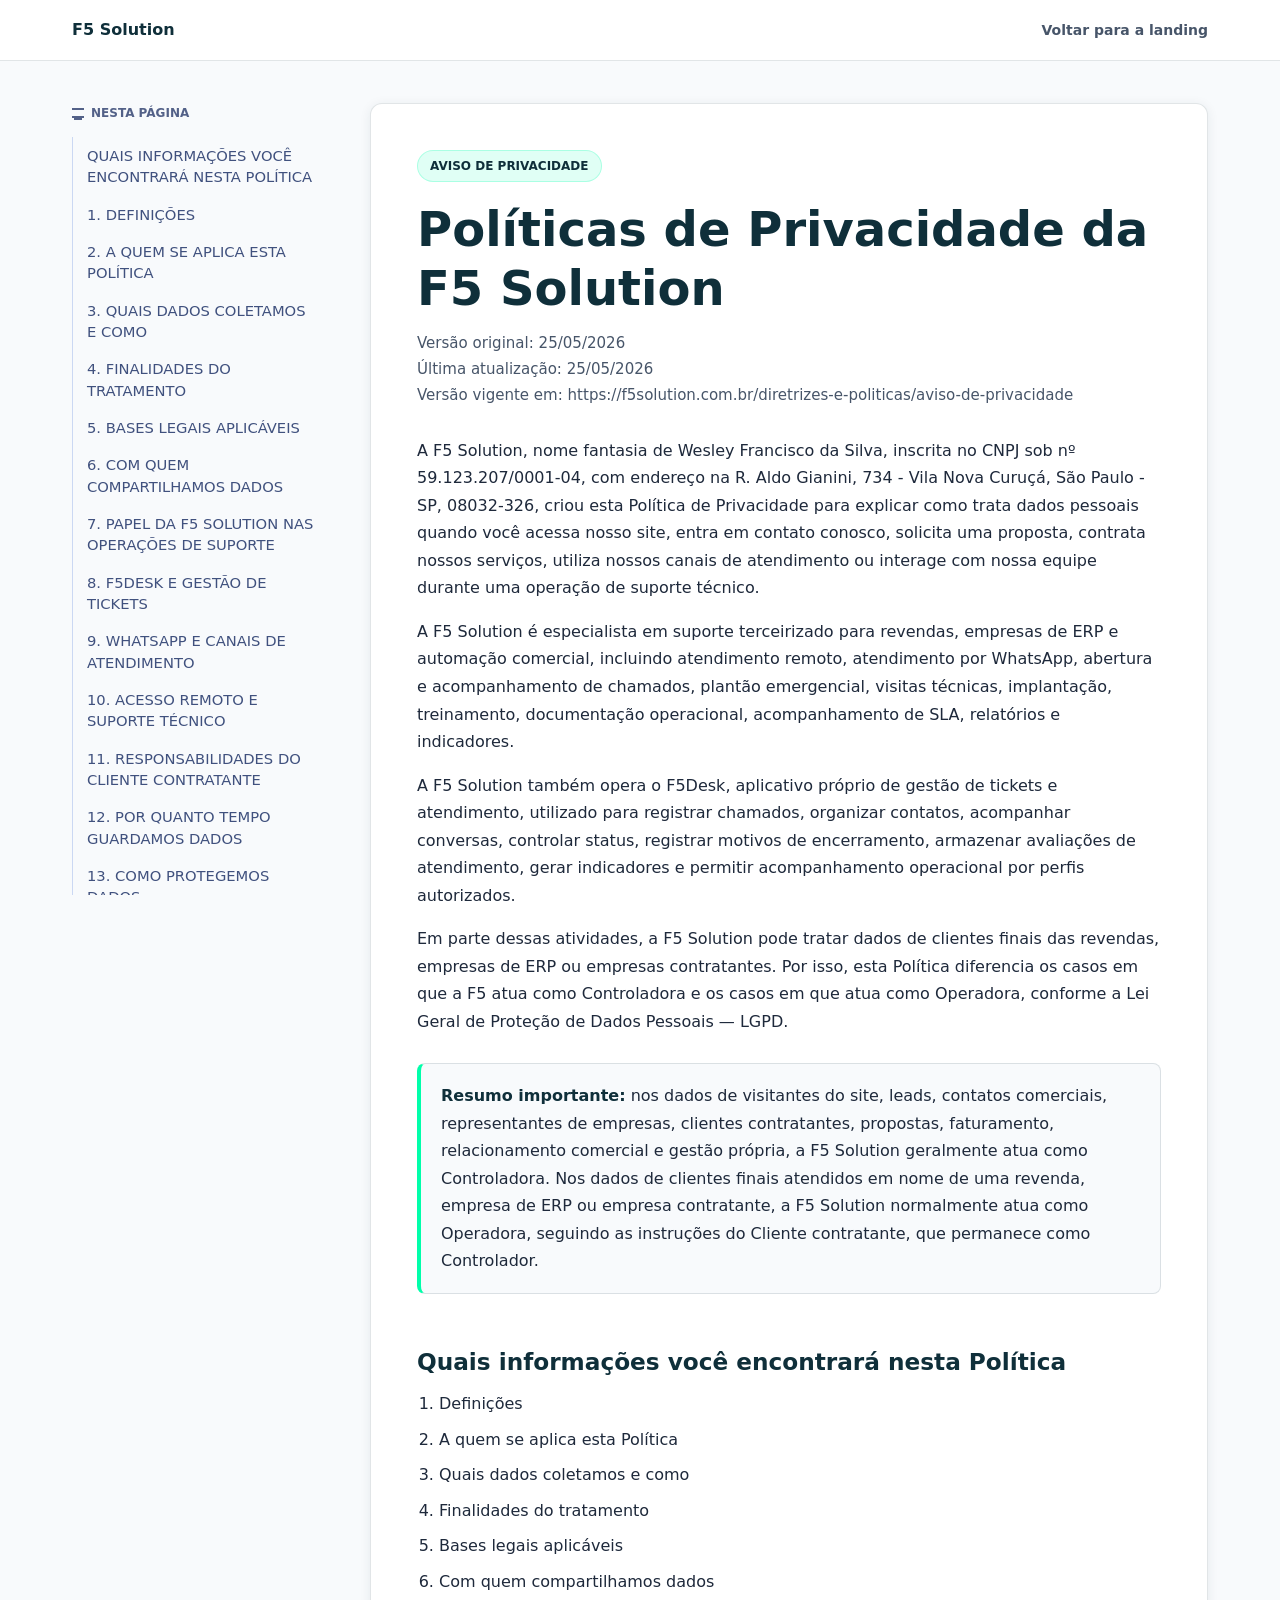
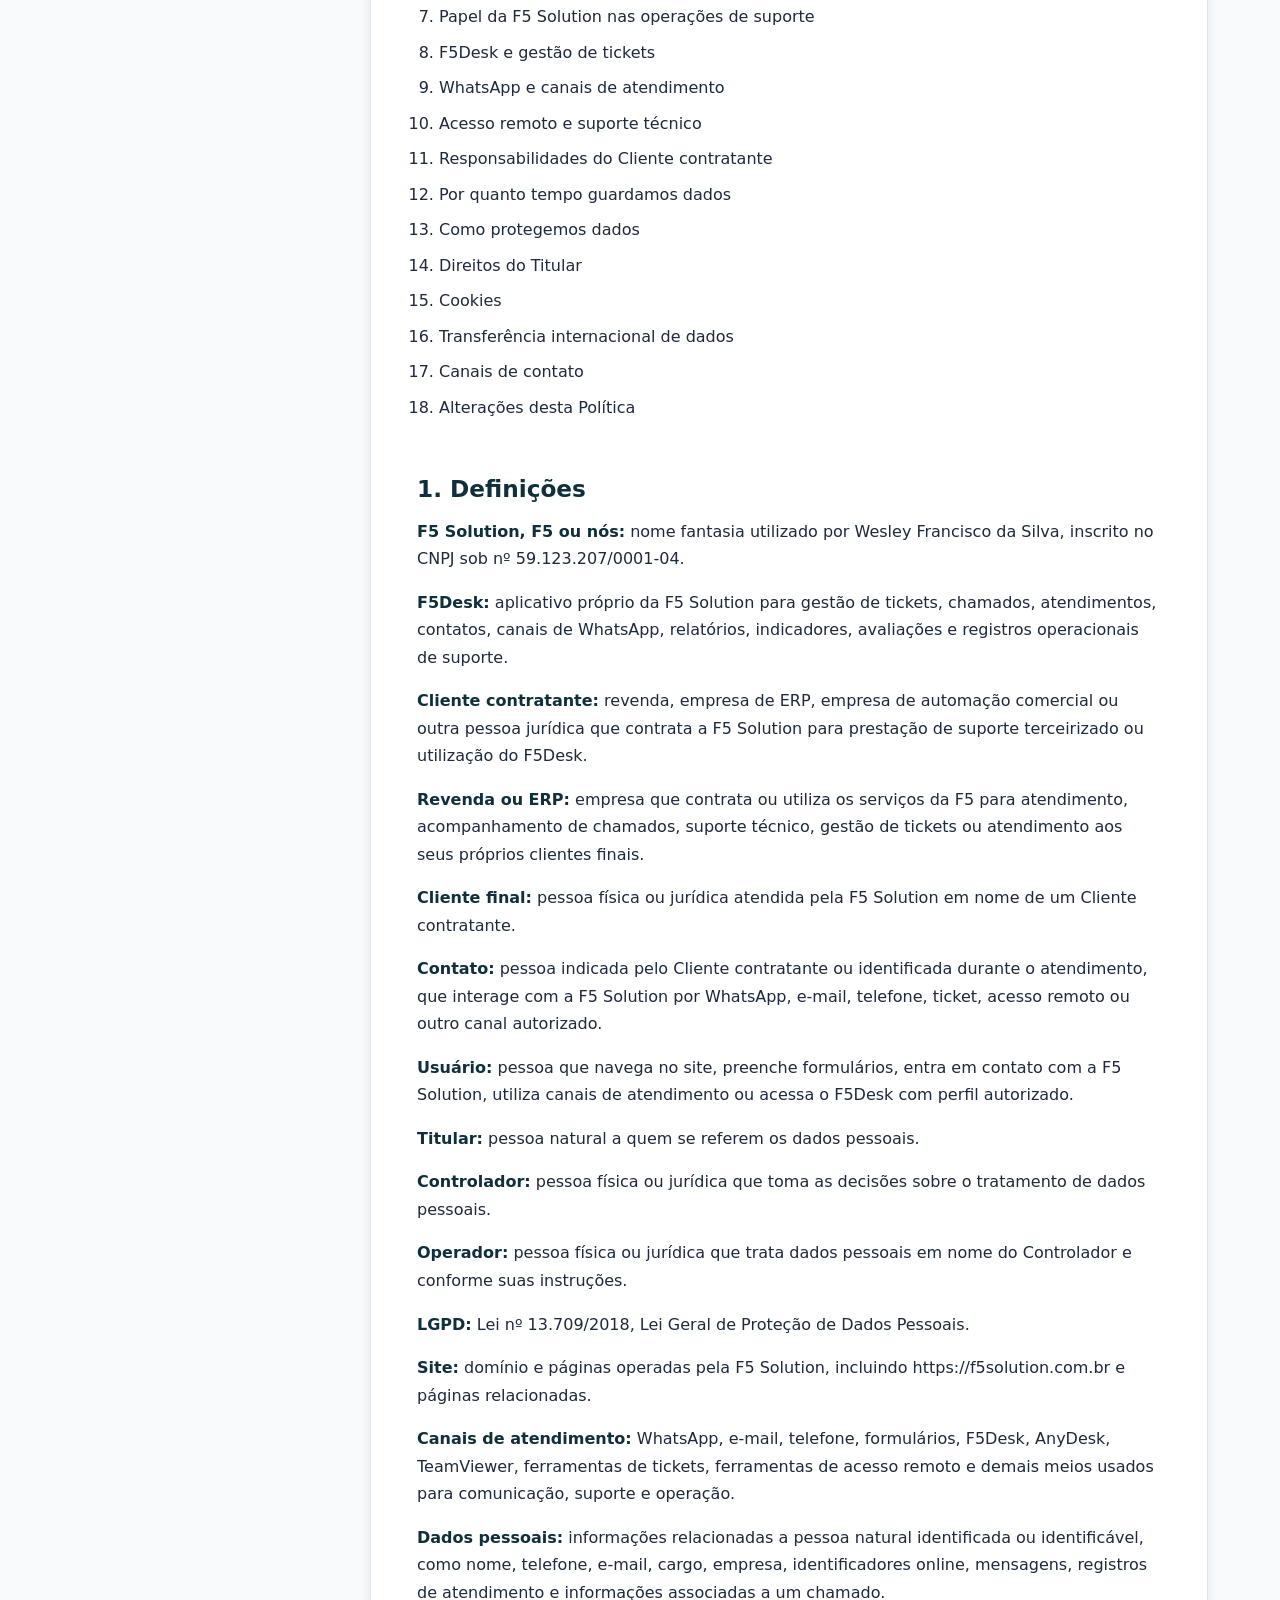
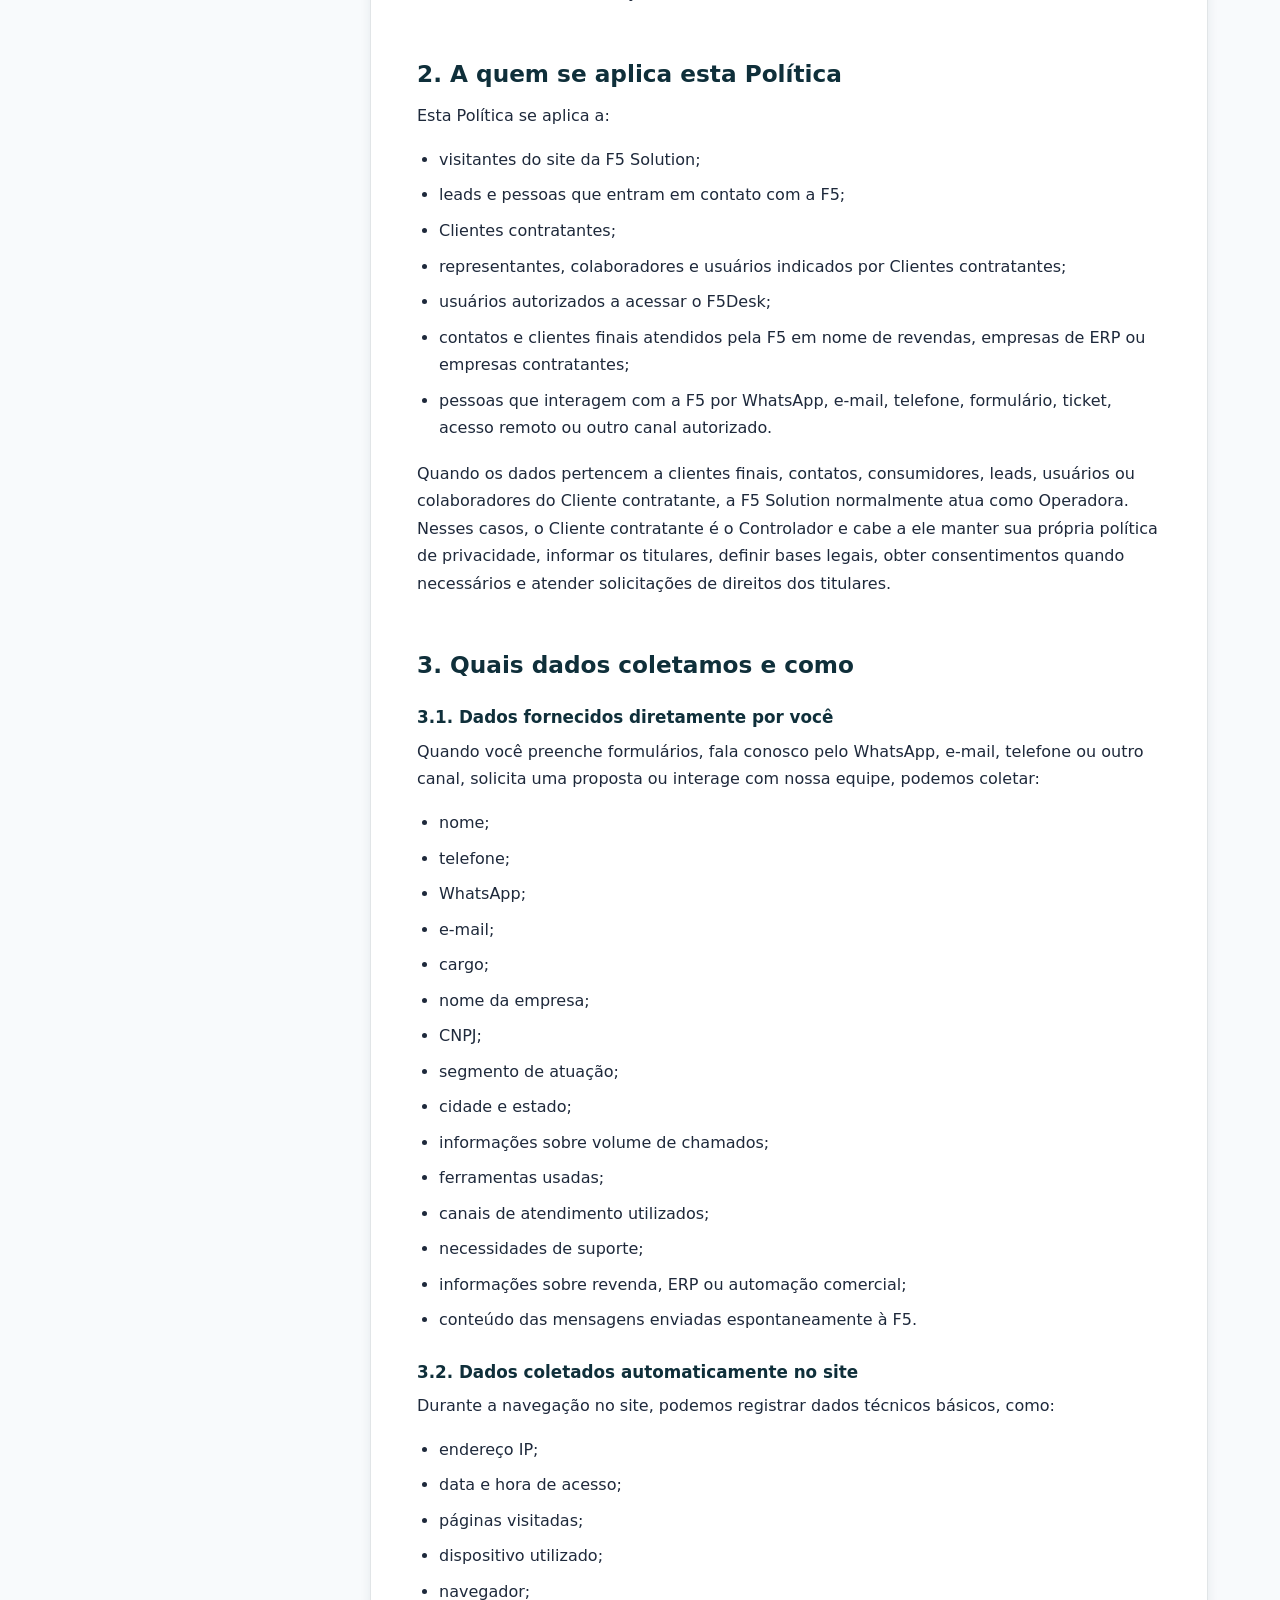
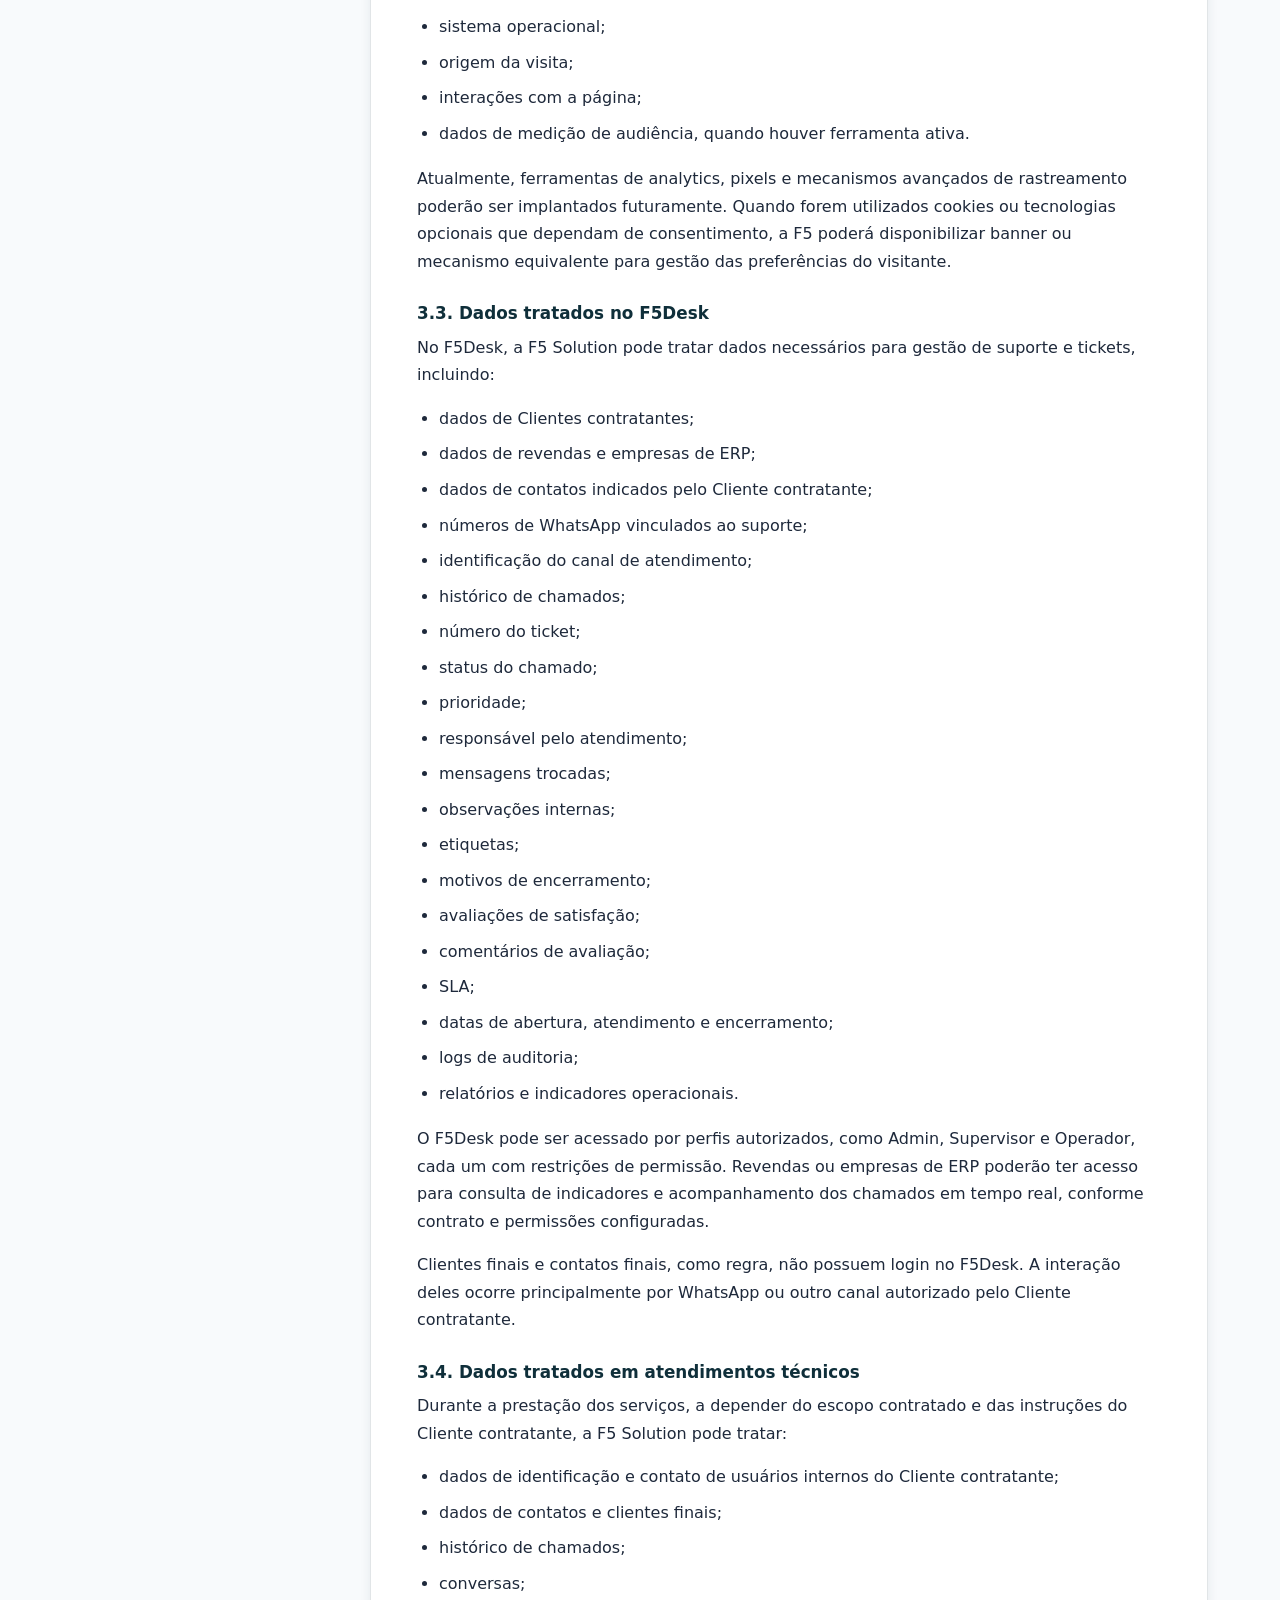
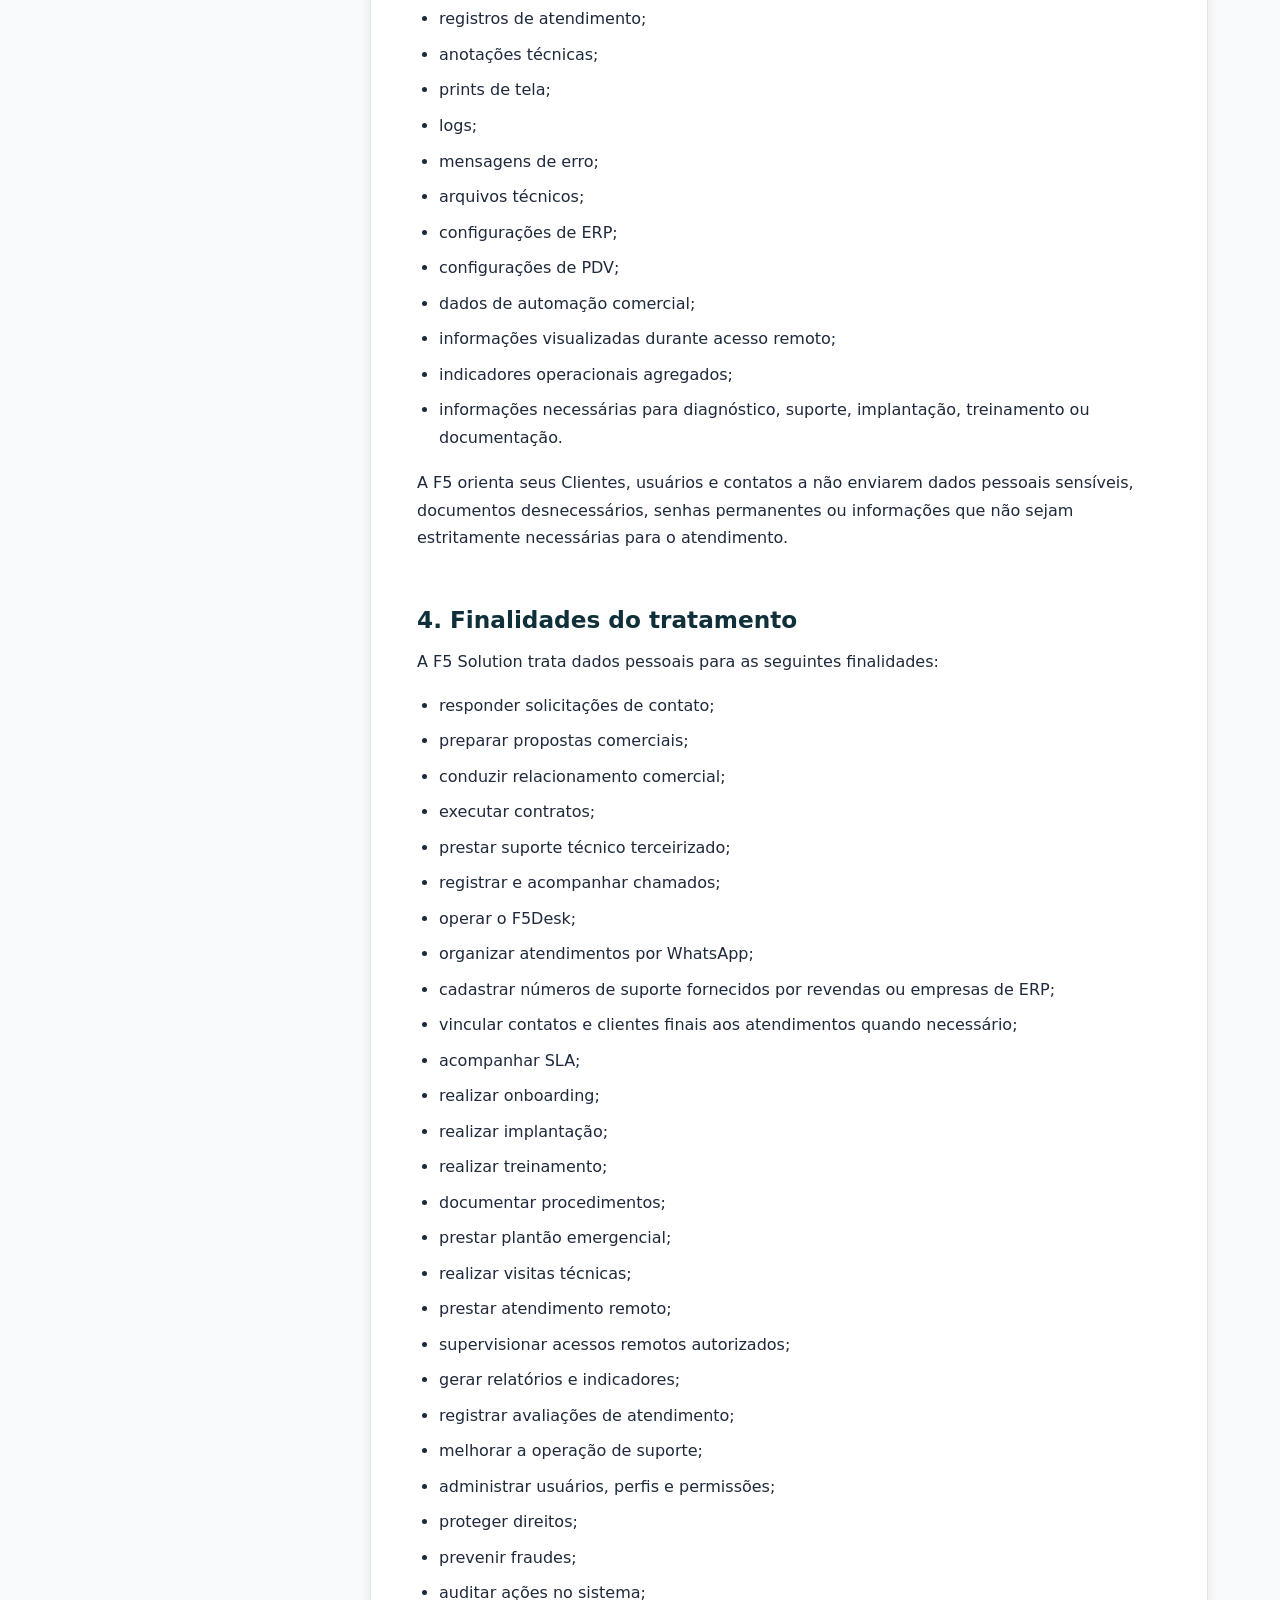
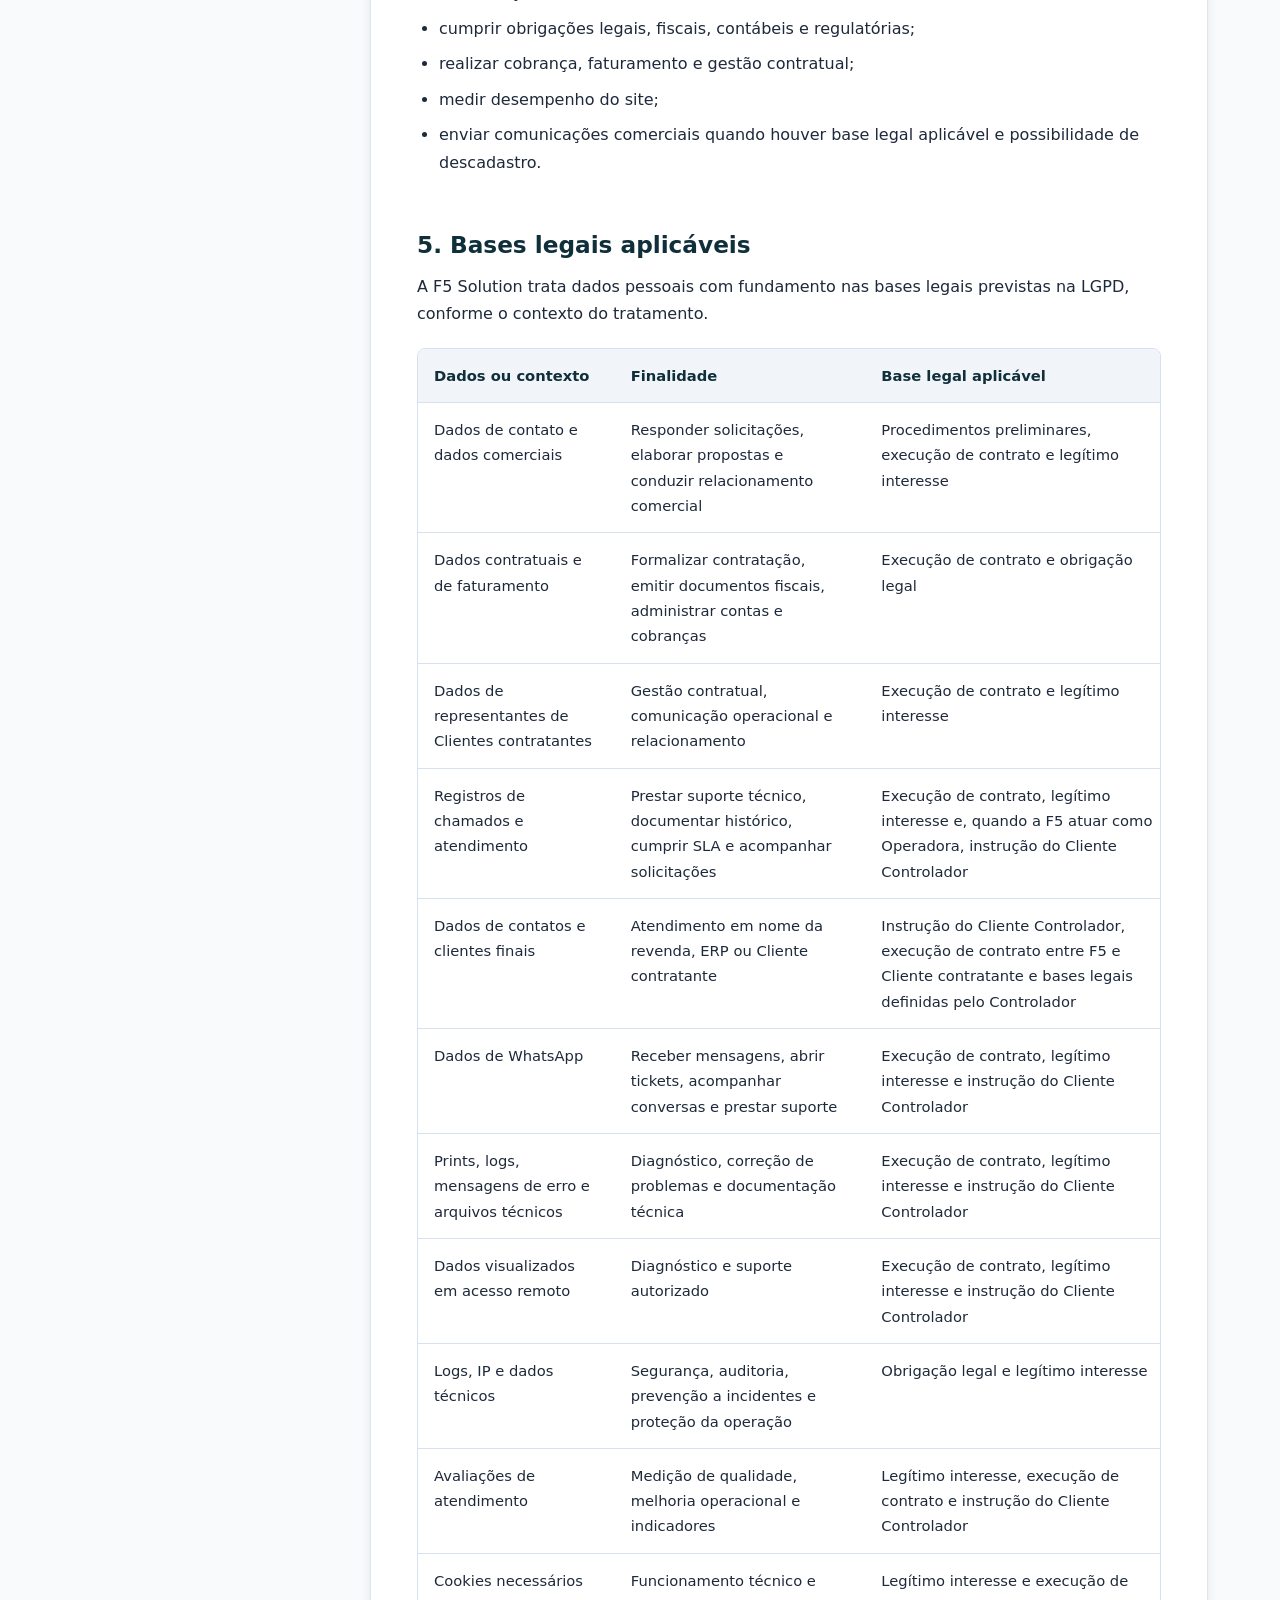
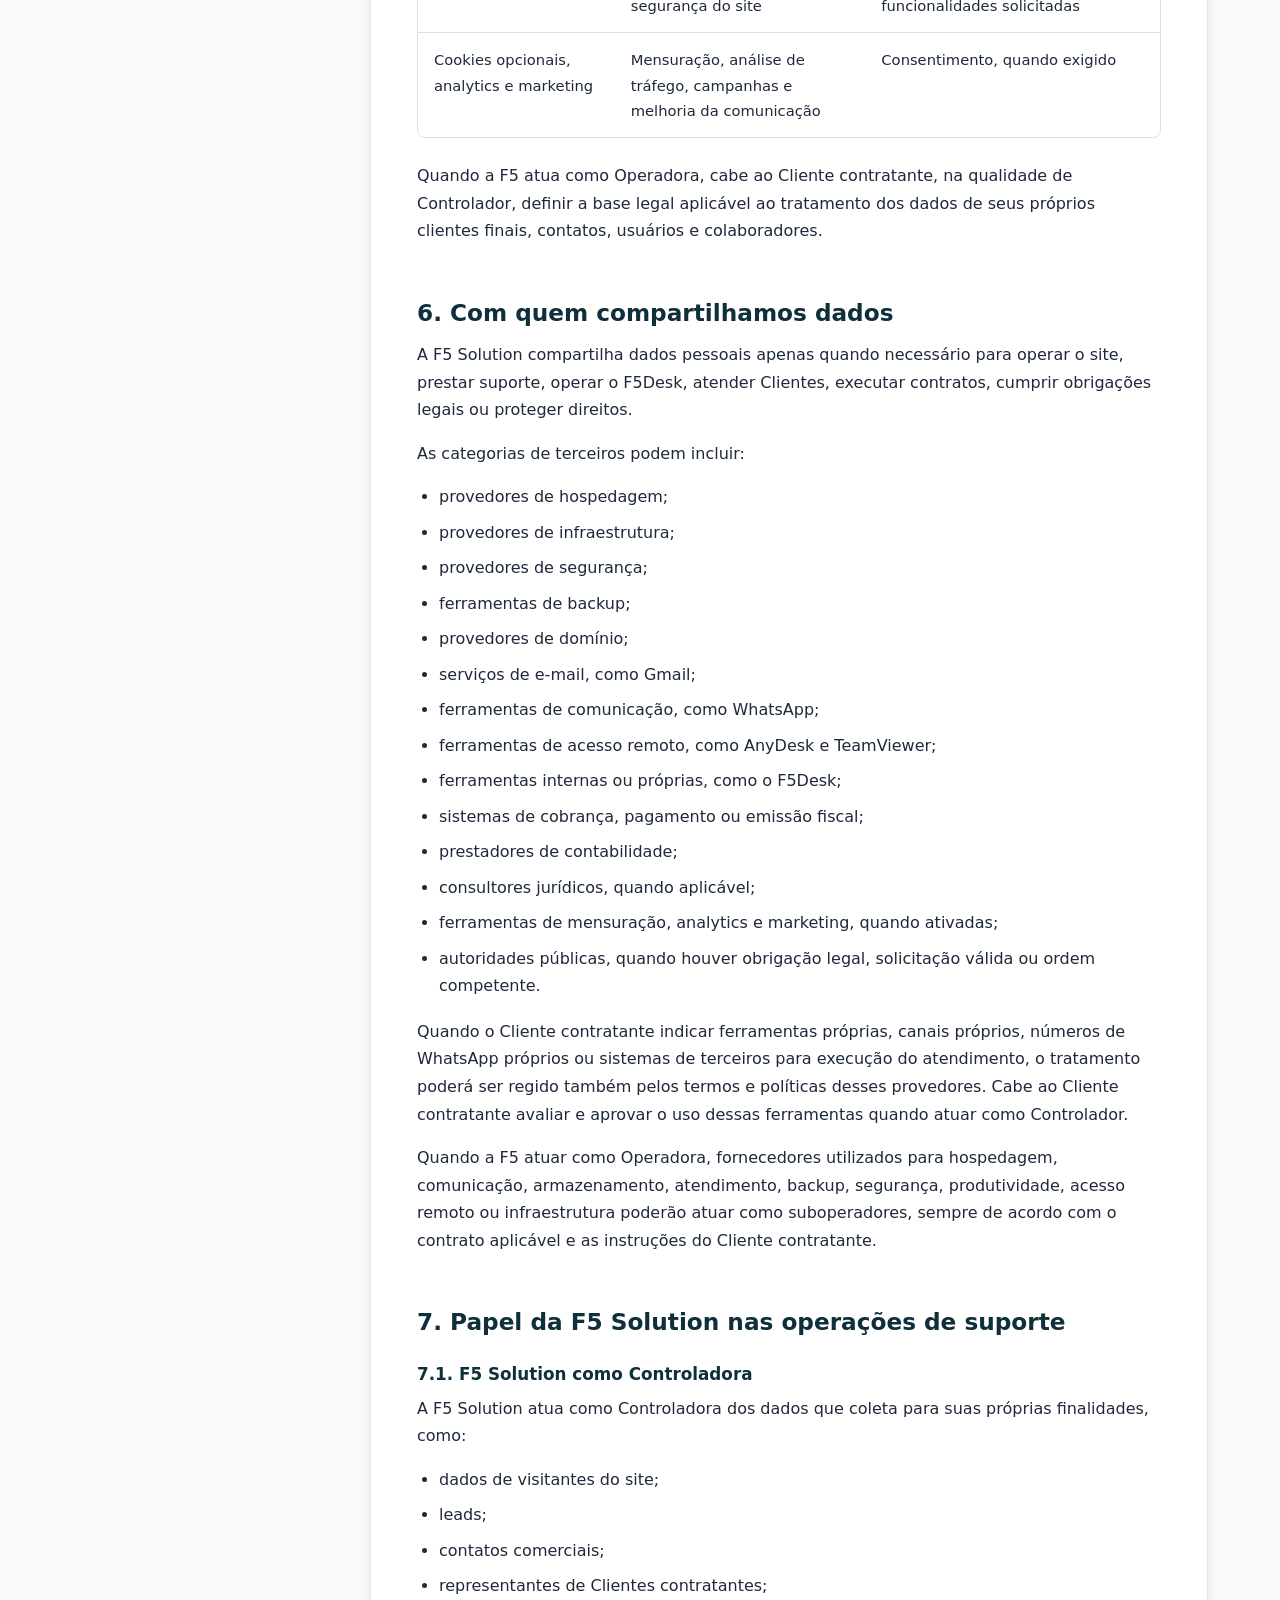
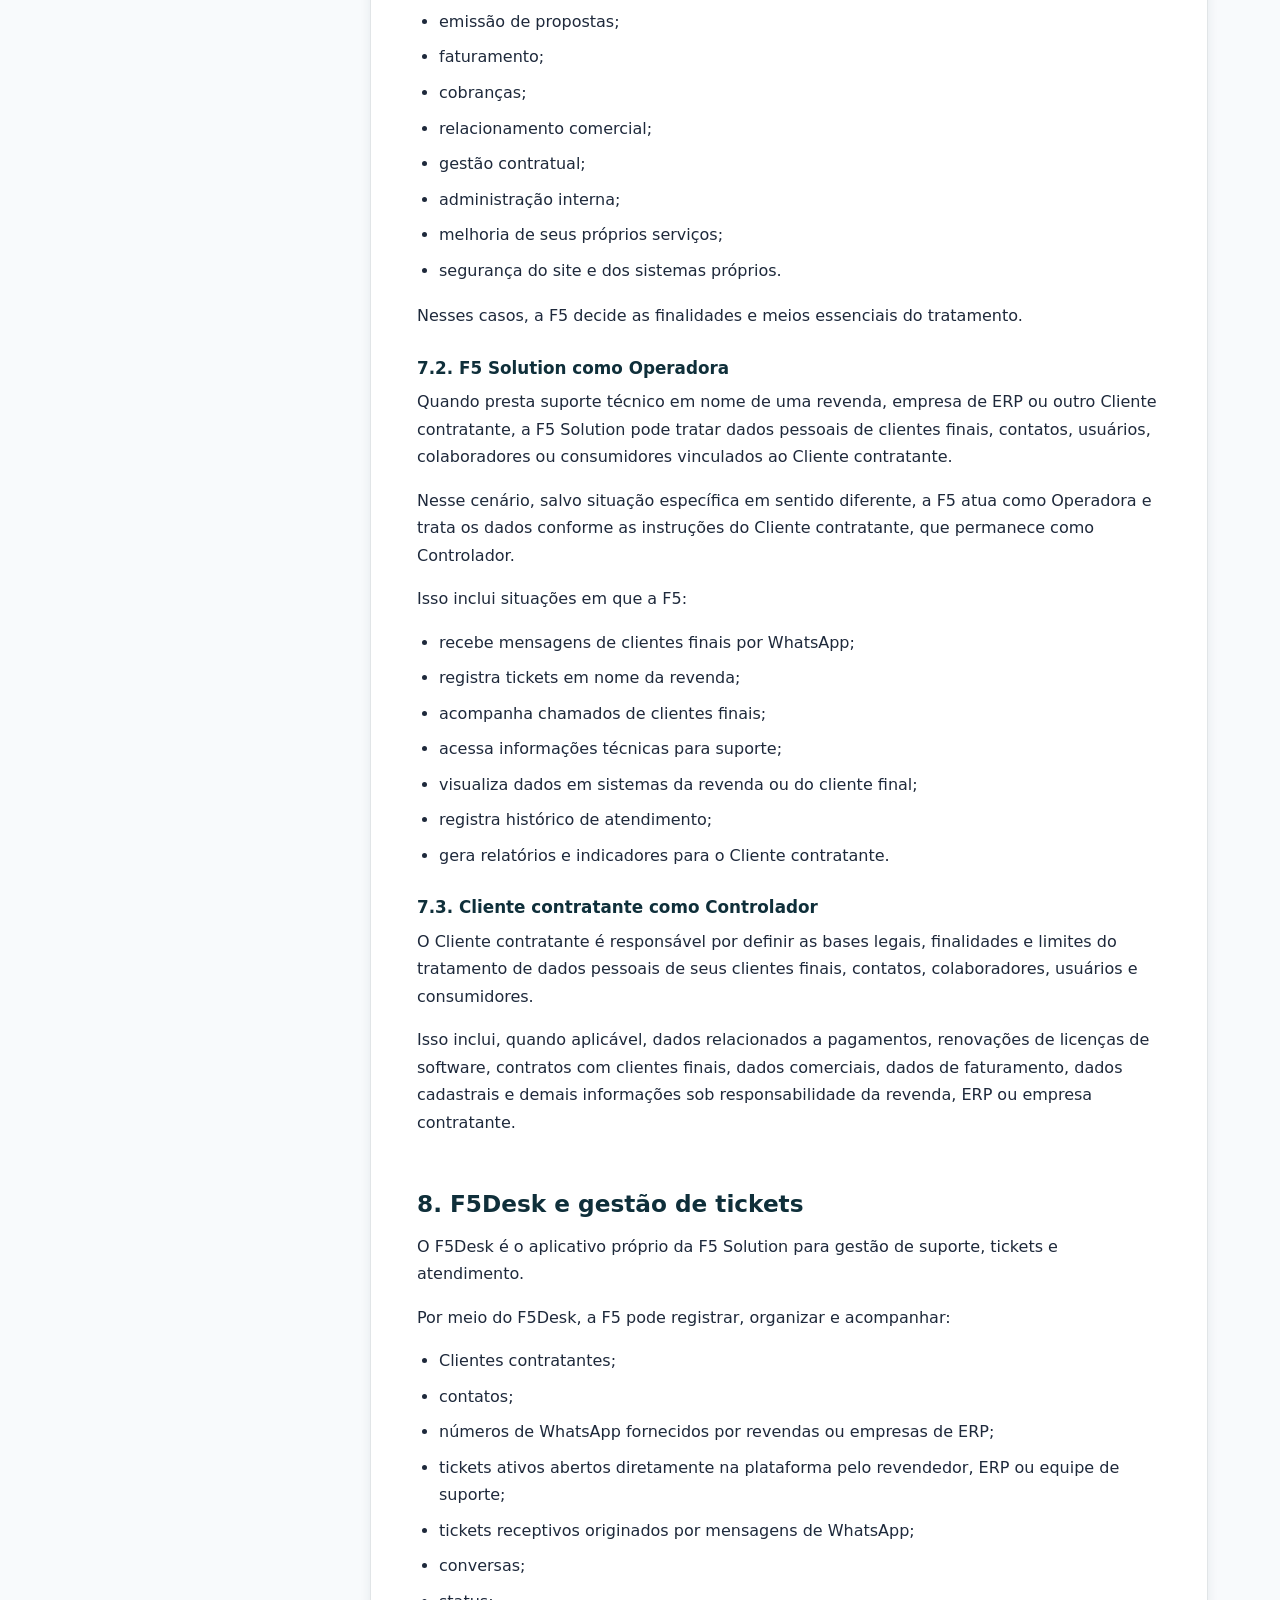
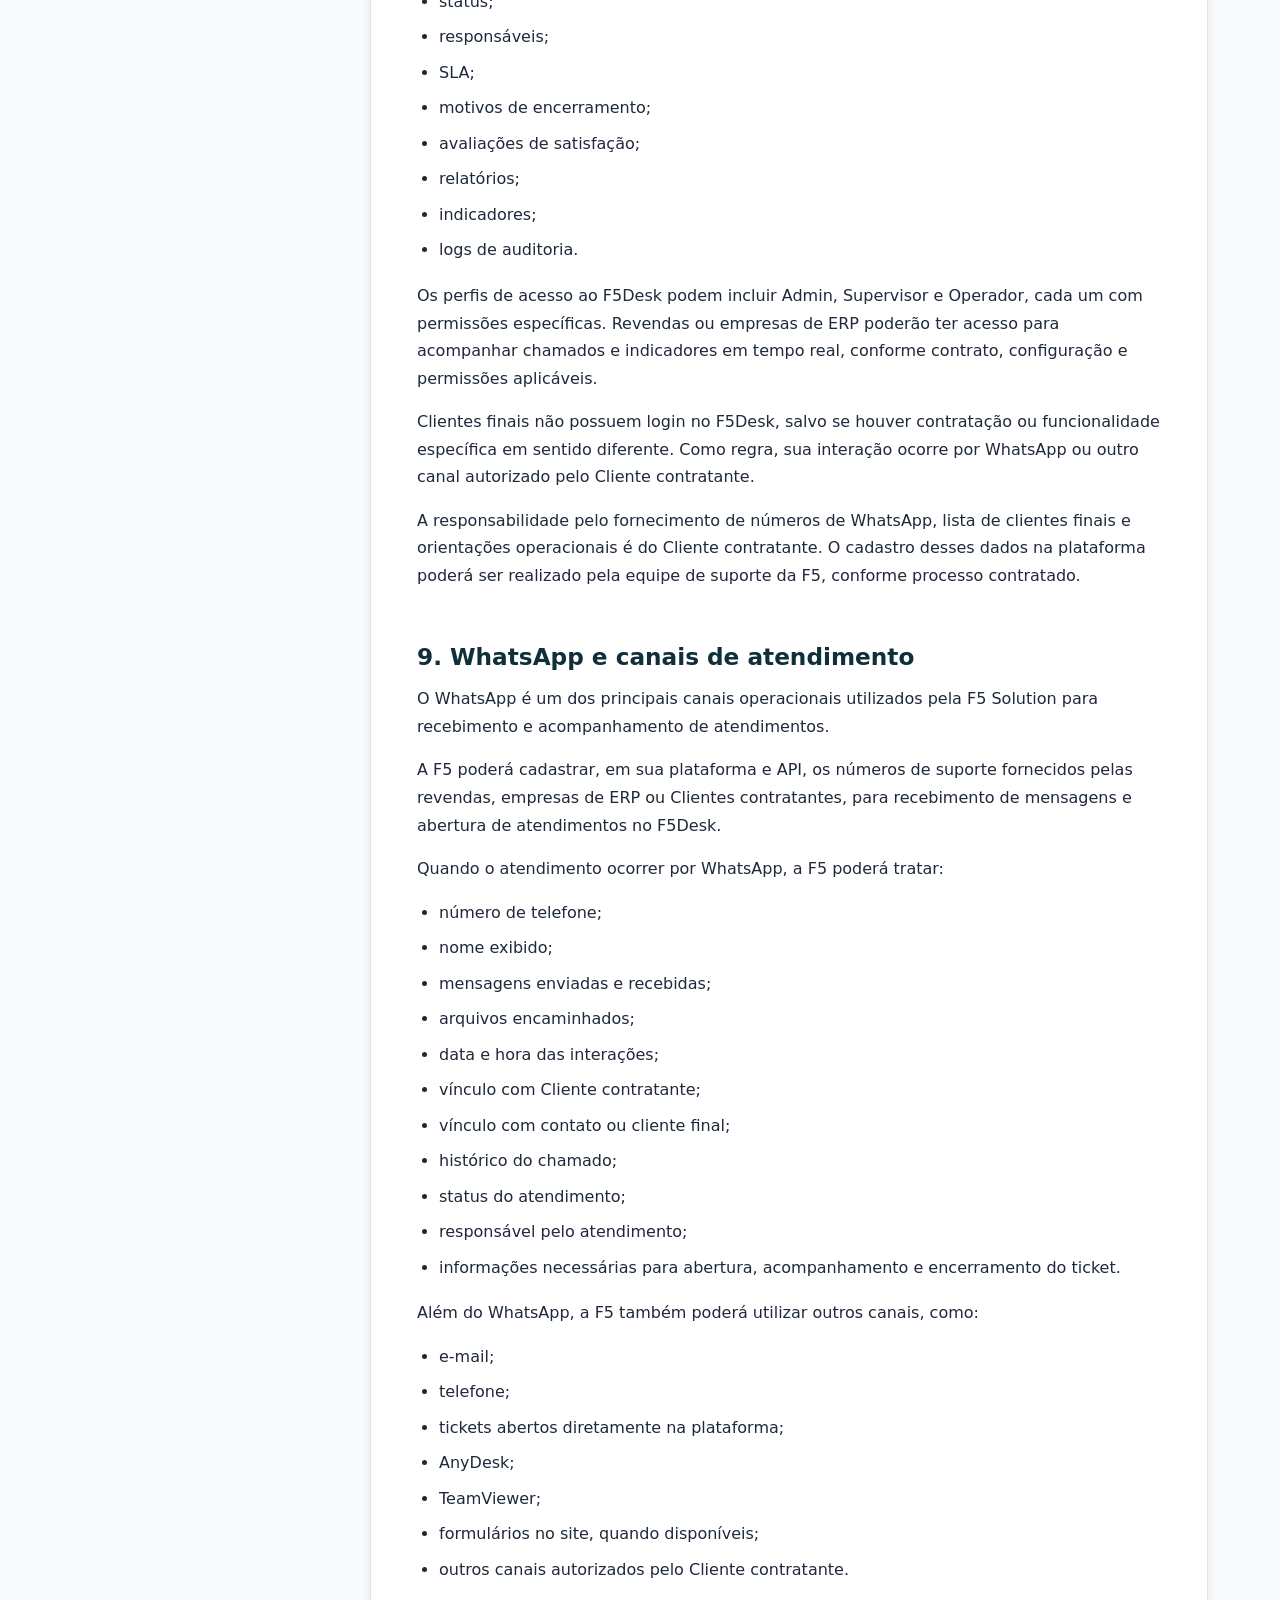
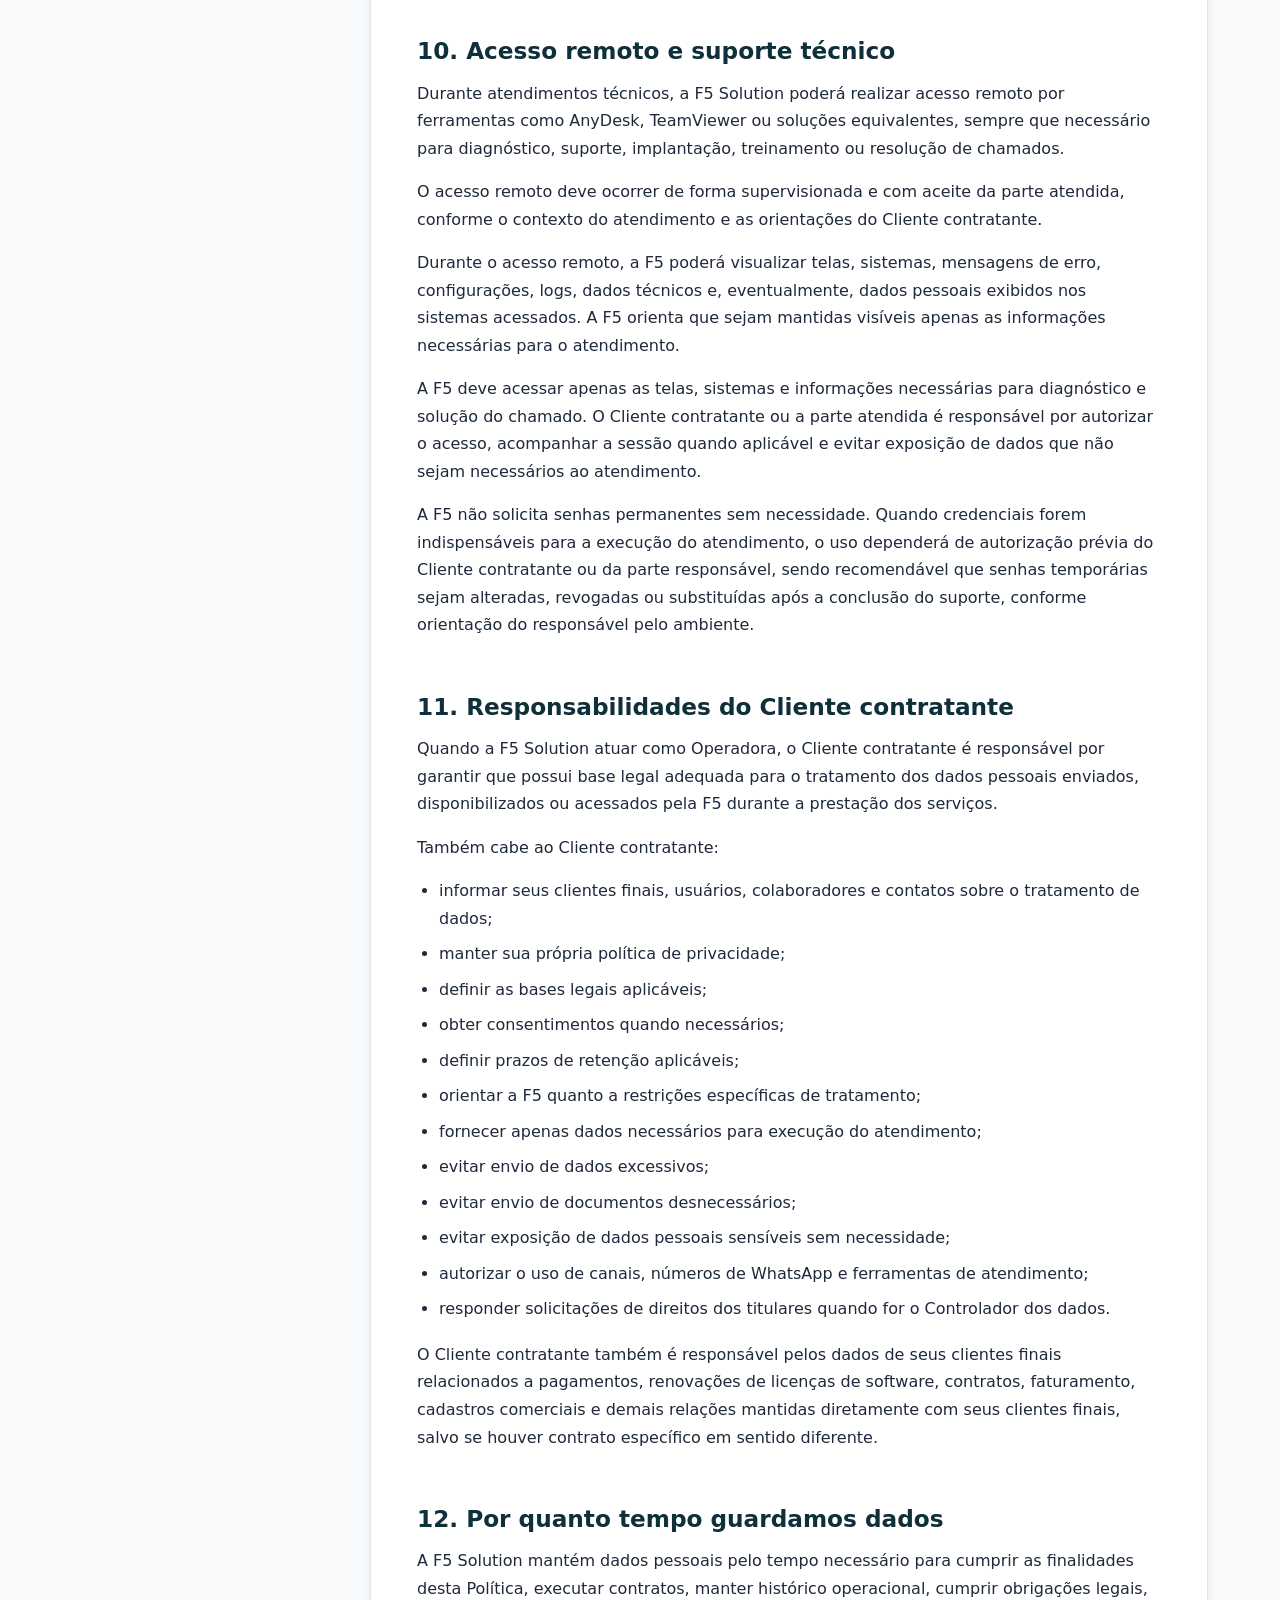
<file: diretrizes-e-politicas/aviso-de-privacidade/index.html>
<!DOCTYPE html>
<html lang="pt-BR">
<head>
  <meta charset="UTF-8" />
  <meta name="viewport" content="width=device-width, initial-scale=1" />
  <meta name="robots" content="index, follow" />
  <title>Políticas de Privacidade | F5 Solution</title>
  <meta name="description" content="Políticas de Privacidade da F5 Solution, F5Desk e serviços de suporte terceirizado para revendas, ERP e automação comercial." />
  <link rel="canonical" href="https://f5solution.com.br/diretrizes-e-politicas/aviso-de-privacidade" />
  <link rel="icon" href="../../assets/favicon.svg" type="image/svg+xml" />
  <link rel="stylesheet" href="../../assets/legal.css" />
</head>
<body>
  <header class="topbar">
    <div class="topbar-inner">
      <a class="brand" href="../../index.html">F5 Solution</a>
      <a class="back-link" href="../../index.html">Voltar para a landing</a>
    </div>
  </header>

  <main class="page-shell">
    <aside class="page-sidebar" aria-label="Navegação desta página">
      <div class="sidebar-title">Nesta página</div>
      <nav class="page-nav">
        <a href="#sumario">Quais informações você encontrará nesta política</a>
        <a href="#definicoes">1. Definições</a>
        <a href="#aplicacao">2. A quem se aplica esta política</a>
        <a href="#dados">3. Quais dados coletamos e como</a>
        <a href="#finalidades">4. Finalidades do tratamento</a>
        <a href="#bases">5. Bases legais aplicáveis</a>
        <a href="#compartilhamento">6. Com quem compartilhamos dados</a>
        <a href="#papel-f5">7. Papel da F5 Solution nas operações de suporte</a>
        <a href="#f5desk">8. F5Desk e gestão de tickets</a>
        <a href="#whatsapp">9. WhatsApp e canais de atendimento</a>
        <a href="#acesso-remoto">10. Acesso remoto e suporte técnico</a>
        <a href="#responsabilidades-cliente">11. Responsabilidades do Cliente contratante</a>
        <a href="#retencao">12. Por quanto tempo guardamos dados</a>
        <a href="#seguranca">13. Como protegemos dados</a>
        <a href="#direitos">14. Direitos do titular</a>
        <a href="#cookies">15. Cookies</a>
        <a href="#transferencia">16. Transferência internacional de dados</a>
        <a href="#contato">17. Canais de contato</a>
        <a href="#alteracoes">18. Alterações desta política</a>
      </nav>
    </aside>

    <article class="document">
      <span class="eyebrow">Aviso de Privacidade</span>
      <h1>Políticas de Privacidade da F5 Solution</h1>
      <p class="meta">
        Versão original: 25/05/2026<br />
        Última atualização: 25/05/2026<br />
        Versão vigente em: https://f5solution.com.br/diretrizes-e-politicas/aviso-de-privacidade
      </p>

      <p>
        A F5 Solution, nome fantasia de Wesley Francisco da Silva, inscrita no CNPJ sob nº 59.123.207/0001-04, com endereço na R. Aldo Gianini, 734 - Vila Nova Curuçá, São Paulo - SP, 08032-326, criou esta Política de Privacidade para explicar como trata dados pessoais quando você acessa nosso site, entra em contato conosco, solicita uma proposta, contrata nossos serviços, utiliza nossos canais de atendimento ou interage com nossa equipe durante uma operação de suporte técnico.
      </p>
      <p>
        A F5 Solution é especialista em suporte terceirizado para revendas, empresas de ERP e automação comercial, incluindo atendimento remoto, atendimento por WhatsApp, abertura e acompanhamento de chamados, plantão emergencial, visitas técnicas, implantação, treinamento, documentação operacional, acompanhamento de SLA, relatórios e indicadores.
      </p>
      <p>
        A F5 Solution também opera o F5Desk, aplicativo próprio de gestão de tickets e atendimento, utilizado para registrar chamados, organizar contatos, acompanhar conversas, controlar status, registrar motivos de encerramento, armazenar avaliações de atendimento, gerar indicadores e permitir acompanhamento operacional por perfis autorizados.
      </p>
      <p>
        Em parte dessas atividades, a F5 Solution pode tratar dados de clientes finais das revendas, empresas de ERP ou empresas contratantes. Por isso, esta Política diferencia os casos em que a F5 atua como Controladora e os casos em que atua como Operadora, conforme a Lei Geral de Proteção de Dados Pessoais — LGPD.
      </p>

      <div class="notice-box">
        <strong>Resumo importante:</strong> nos dados de visitantes do site, leads, contatos comerciais, representantes de empresas, clientes contratantes, propostas, faturamento, relacionamento comercial e gestão própria, a F5 Solution geralmente atua como Controladora. Nos dados de clientes finais atendidos em nome de uma revenda, empresa de ERP ou empresa contratante, a F5 Solution normalmente atua como Operadora, seguindo as instruções do Cliente contratante, que permanece como Controlador.
      </div>

      <h2 id="sumario">Quais informações você encontrará nesta Política</h2>
      <ol>
        <li>Definições</li>
        <li>A quem se aplica esta Política</li>
        <li>Quais dados coletamos e como</li>
        <li>Finalidades do tratamento</li>
        <li>Bases legais aplicáveis</li>
        <li>Com quem compartilhamos dados</li>
        <li>Papel da F5 Solution nas operações de suporte</li>
        <li>F5Desk e gestão de tickets</li>
        <li>WhatsApp e canais de atendimento</li>
        <li>Acesso remoto e suporte técnico</li>
        <li>Responsabilidades do Cliente contratante</li>
        <li>Por quanto tempo guardamos dados</li>
        <li>Como protegemos dados</li>
        <li>Direitos do Titular</li>
        <li>Cookies</li>
        <li>Transferência internacional de dados</li>
        <li>Canais de contato</li>
        <li>Alterações desta Política</li>
      </ol>

      <h2 id="definicoes">1. Definições</h2>
      <p><strong>F5 Solution, F5 ou nós:</strong> nome fantasia utilizado por Wesley Francisco da Silva, inscrito no CNPJ sob nº 59.123.207/0001-04.</p>
      <p><strong>F5Desk:</strong> aplicativo próprio da F5 Solution para gestão de tickets, chamados, atendimentos, contatos, canais de WhatsApp, relatórios, indicadores, avaliações e registros operacionais de suporte.</p>
      <p><strong>Cliente contratante:</strong> revenda, empresa de ERP, empresa de automação comercial ou outra pessoa jurídica que contrata a F5 Solution para prestação de suporte terceirizado ou utilização do F5Desk.</p>
      <p><strong>Revenda ou ERP:</strong> empresa que contrata ou utiliza os serviços da F5 para atendimento, acompanhamento de chamados, suporte técnico, gestão de tickets ou atendimento aos seus próprios clientes finais.</p>
      <p><strong>Cliente final:</strong> pessoa física ou jurídica atendida pela F5 Solution em nome de um Cliente contratante.</p>
      <p><strong>Contato:</strong> pessoa indicada pelo Cliente contratante ou identificada durante o atendimento, que interage com a F5 Solution por WhatsApp, e-mail, telefone, ticket, acesso remoto ou outro canal autorizado.</p>
      <p><strong>Usuário:</strong> pessoa que navega no site, preenche formulários, entra em contato com a F5 Solution, utiliza canais de atendimento ou acessa o F5Desk com perfil autorizado.</p>
      <p><strong>Titular:</strong> pessoa natural a quem se referem os dados pessoais.</p>
      <p><strong>Controlador:</strong> pessoa física ou jurídica que toma as decisões sobre o tratamento de dados pessoais.</p>
      <p><strong>Operador:</strong> pessoa física ou jurídica que trata dados pessoais em nome do Controlador e conforme suas instruções.</p>
      <p><strong>LGPD:</strong> Lei nº 13.709/2018, Lei Geral de Proteção de Dados Pessoais.</p>
      <p><strong>Site:</strong> domínio e páginas operadas pela F5 Solution, incluindo https://f5solution.com.br e páginas relacionadas.</p>
      <p><strong>Canais de atendimento:</strong> WhatsApp, e-mail, telefone, formulários, F5Desk, AnyDesk, TeamViewer, ferramentas de tickets, ferramentas de acesso remoto e demais meios usados para comunicação, suporte e operação.</p>
      <p><strong>Dados pessoais:</strong> informações relacionadas a pessoa natural identificada ou identificável, como nome, telefone, e-mail, cargo, empresa, identificadores online, mensagens, registros de atendimento e informações associadas a um chamado.</p>

      <h2 id="aplicacao">2. A quem se aplica esta Política</h2>
      <p>Esta Política se aplica a:</p>
      <ul>
        <li>visitantes do site da F5 Solution;</li>
        <li>leads e pessoas que entram em contato com a F5;</li>
        <li>Clientes contratantes;</li>
        <li>representantes, colaboradores e usuários indicados por Clientes contratantes;</li>
        <li>usuários autorizados a acessar o F5Desk;</li>
        <li>contatos e clientes finais atendidos pela F5 em nome de revendas, empresas de ERP ou empresas contratantes;</li>
        <li>pessoas que interagem com a F5 por WhatsApp, e-mail, telefone, formulário, ticket, acesso remoto ou outro canal autorizado.</li>
      </ul>
      <p>
        Quando os dados pertencem a clientes finais, contatos, consumidores, leads, usuários ou colaboradores do Cliente contratante, a F5 Solution normalmente atua como Operadora. Nesses casos, o Cliente contratante é o Controlador e cabe a ele manter sua própria política de privacidade, informar os titulares, definir bases legais, obter consentimentos quando necessários e atender solicitações de direitos dos titulares.
      </p>

      <h2 id="dados">3. Quais dados coletamos e como</h2>
      <h3>3.1. Dados fornecidos diretamente por você</h3>
      <p>Quando você preenche formulários, fala conosco pelo WhatsApp, e-mail, telefone ou outro canal, solicita uma proposta ou interage com nossa equipe, podemos coletar:</p>
      <ul>
        <li>nome;</li>
        <li>telefone;</li>
        <li>WhatsApp;</li>
        <li>e-mail;</li>
        <li>cargo;</li>
        <li>nome da empresa;</li>
        <li>CNPJ;</li>
        <li>segmento de atuação;</li>
        <li>cidade e estado;</li>
        <li>informações sobre volume de chamados;</li>
        <li>ferramentas usadas;</li>
        <li>canais de atendimento utilizados;</li>
        <li>necessidades de suporte;</li>
        <li>informações sobre revenda, ERP ou automação comercial;</li>
        <li>conteúdo das mensagens enviadas espontaneamente à F5.</li>
      </ul>

      <h3>3.2. Dados coletados automaticamente no site</h3>
      <p>Durante a navegação no site, podemos registrar dados técnicos básicos, como:</p>
      <ul>
        <li>endereço IP;</li>
        <li>data e hora de acesso;</li>
        <li>páginas visitadas;</li>
        <li>dispositivo utilizado;</li>
        <li>navegador;</li>
        <li>sistema operacional;</li>
        <li>origem da visita;</li>
        <li>interações com a página;</li>
        <li>dados de medição de audiência, quando houver ferramenta ativa.</li>
      </ul>
      <p>
        Atualmente, ferramentas de analytics, pixels e mecanismos avançados de rastreamento poderão ser implantados futuramente. Quando forem utilizados cookies ou tecnologias opcionais que dependam de consentimento, a F5 poderá disponibilizar banner ou mecanismo equivalente para gestão das preferências do visitante.
      </p>

      <h3>3.3. Dados tratados no F5Desk</h3>
      <p>No F5Desk, a F5 Solution pode tratar dados necessários para gestão de suporte e tickets, incluindo:</p>
      <ul>
        <li>dados de Clientes contratantes;</li>
        <li>dados de revendas e empresas de ERP;</li>
        <li>dados de contatos indicados pelo Cliente contratante;</li>
        <li>números de WhatsApp vinculados ao suporte;</li>
        <li>identificação do canal de atendimento;</li>
        <li>histórico de chamados;</li>
        <li>número do ticket;</li>
        <li>status do chamado;</li>
        <li>prioridade;</li>
        <li>responsável pelo atendimento;</li>
        <li>mensagens trocadas;</li>
        <li>observações internas;</li>
        <li>etiquetas;</li>
        <li>motivos de encerramento;</li>
        <li>avaliações de satisfação;</li>
        <li>comentários de avaliação;</li>
        <li>SLA;</li>
        <li>datas de abertura, atendimento e encerramento;</li>
        <li>logs de auditoria;</li>
        <li>relatórios e indicadores operacionais.</li>
      </ul>
      <p>
        O F5Desk pode ser acessado por perfis autorizados, como Admin, Supervisor e Operador, cada um com restrições de permissão. Revendas ou empresas de ERP poderão ter acesso para consulta de indicadores e acompanhamento dos chamados em tempo real, conforme contrato e permissões configuradas.
      </p>
      <p>
        Clientes finais e contatos finais, como regra, não possuem login no F5Desk. A interação deles ocorre principalmente por WhatsApp ou outro canal autorizado pelo Cliente contratante.
      </p>

      <h3>3.4. Dados tratados em atendimentos técnicos</h3>
      <p>Durante a prestação dos serviços, a depender do escopo contratado e das instruções do Cliente contratante, a F5 Solution pode tratar:</p>
      <ul>
        <li>dados de identificação e contato de usuários internos do Cliente contratante;</li>
        <li>dados de contatos e clientes finais;</li>
        <li>histórico de chamados;</li>
        <li>conversas;</li>
        <li>registros de atendimento;</li>
        <li>anotações técnicas;</li>
        <li>prints de tela;</li>
        <li>logs;</li>
        <li>mensagens de erro;</li>
        <li>arquivos técnicos;</li>
        <li>configurações de ERP;</li>
        <li>configurações de PDV;</li>
        <li>dados de automação comercial;</li>
        <li>informações visualizadas durante acesso remoto;</li>
        <li>indicadores operacionais agregados;</li>
        <li>informações necessárias para diagnóstico, suporte, implantação, treinamento ou documentação.</li>
      </ul>
      <p>A F5 orienta seus Clientes, usuários e contatos a não enviarem dados pessoais sensíveis, documentos desnecessários, senhas permanentes ou informações que não sejam estritamente necessárias para o atendimento.</p>

      <h2 id="finalidades">4. Finalidades do tratamento</h2>
      <p>A F5 Solution trata dados pessoais para as seguintes finalidades:</p>
      <ul>
        <li>responder solicitações de contato;</li>
        <li>preparar propostas comerciais;</li>
        <li>conduzir relacionamento comercial;</li>
        <li>executar contratos;</li>
        <li>prestar suporte técnico terceirizado;</li>
        <li>registrar e acompanhar chamados;</li>
        <li>operar o F5Desk;</li>
        <li>organizar atendimentos por WhatsApp;</li>
        <li>cadastrar números de suporte fornecidos por revendas ou empresas de ERP;</li>
        <li>vincular contatos e clientes finais aos atendimentos quando necessário;</li>
        <li>acompanhar SLA;</li>
        <li>realizar onboarding;</li>
        <li>realizar implantação;</li>
        <li>realizar treinamento;</li>
        <li>documentar procedimentos;</li>
        <li>prestar plantão emergencial;</li>
        <li>realizar visitas técnicas;</li>
        <li>prestar atendimento remoto;</li>
        <li>supervisionar acessos remotos autorizados;</li>
        <li>gerar relatórios e indicadores;</li>
        <li>registrar avaliações de atendimento;</li>
        <li>melhorar a operação de suporte;</li>
        <li>administrar usuários, perfis e permissões;</li>
        <li>proteger direitos;</li>
        <li>prevenir fraudes;</li>
        <li>auditar ações no sistema;</li>
        <li>cumprir obrigações legais, fiscais, contábeis e regulatórias;</li>
        <li>realizar cobrança, faturamento e gestão contratual;</li>
        <li>medir desempenho do site;</li>
        <li>enviar comunicações comerciais quando houver base legal aplicável e possibilidade de descadastro.</li>
      </ul>

      <h2 id="bases">5. Bases legais aplicáveis</h2>
      <p>A F5 Solution trata dados pessoais com fundamento nas bases legais previstas na LGPD, conforme o contexto do tratamento.</p>
      <div class="table-wrap">
        <table>
          <thead>
            <tr>
              <th>Dados ou contexto</th>
              <th>Finalidade</th>
              <th>Base legal aplicável</th>
            </tr>
          </thead>
          <tbody>
            <tr>
              <td>Dados de contato e dados comerciais</td>
              <td>Responder solicitações, elaborar propostas e conduzir relacionamento comercial</td>
              <td>Procedimentos preliminares, execução de contrato e legítimo interesse</td>
            </tr>
            <tr>
              <td>Dados contratuais e de faturamento</td>
              <td>Formalizar contratação, emitir documentos fiscais, administrar contas e cobranças</td>
              <td>Execução de contrato e obrigação legal</td>
            </tr>
            <tr>
              <td>Dados de representantes de Clientes contratantes</td>
              <td>Gestão contratual, comunicação operacional e relacionamento</td>
              <td>Execução de contrato e legítimo interesse</td>
            </tr>
            <tr>
              <td>Registros de chamados e atendimento</td>
              <td>Prestar suporte técnico, documentar histórico, cumprir SLA e acompanhar solicitações</td>
              <td>Execução de contrato, legítimo interesse e, quando a F5 atuar como Operadora, instrução do Cliente Controlador</td>
            </tr>
            <tr>
              <td>Dados de contatos e clientes finais</td>
              <td>Atendimento em nome da revenda, ERP ou Cliente contratante</td>
              <td>Instrução do Cliente Controlador, execução de contrato entre F5 e Cliente contratante e bases legais definidas pelo Controlador</td>
            </tr>
            <tr>
              <td>Dados de WhatsApp</td>
              <td>Receber mensagens, abrir tickets, acompanhar conversas e prestar suporte</td>
              <td>Execução de contrato, legítimo interesse e instrução do Cliente Controlador</td>
            </tr>
            <tr>
              <td>Prints, logs, mensagens de erro e arquivos técnicos</td>
              <td>Diagnóstico, correção de problemas e documentação técnica</td>
              <td>Execução de contrato, legítimo interesse e instrução do Cliente Controlador</td>
            </tr>
            <tr>
              <td>Dados visualizados em acesso remoto</td>
              <td>Diagnóstico e suporte autorizado</td>
              <td>Execução de contrato, legítimo interesse e instrução do Cliente Controlador</td>
            </tr>
            <tr>
              <td>Logs, IP e dados técnicos</td>
              <td>Segurança, auditoria, prevenção a incidentes e proteção da operação</td>
              <td>Obrigação legal e legítimo interesse</td>
            </tr>
            <tr>
              <td>Avaliações de atendimento</td>
              <td>Medição de qualidade, melhoria operacional e indicadores</td>
              <td>Legítimo interesse, execução de contrato e instrução do Cliente Controlador</td>
            </tr>
            <tr>
              <td>Cookies necessários</td>
              <td>Funcionamento técnico e segurança do site</td>
              <td>Legítimo interesse e execução de funcionalidades solicitadas</td>
            </tr>
            <tr>
              <td>Cookies opcionais, analytics e marketing</td>
              <td>Mensuração, análise de tráfego, campanhas e melhoria da comunicação</td>
              <td>Consentimento, quando exigido</td>
            </tr>
          </tbody>
        </table>
      </div>
      <p>Quando a F5 atua como Operadora, cabe ao Cliente contratante, na qualidade de Controlador, definir a base legal aplicável ao tratamento dos dados de seus próprios clientes finais, contatos, usuários e colaboradores.</p>

      <h2 id="compartilhamento">6. Com quem compartilhamos dados</h2>
      <p>A F5 Solution compartilha dados pessoais apenas quando necessário para operar o site, prestar suporte, operar o F5Desk, atender Clientes, executar contratos, cumprir obrigações legais ou proteger direitos.</p>
      <p>As categorias de terceiros podem incluir:</p>
      <ul>
        <li>provedores de hospedagem;</li>
        <li>provedores de infraestrutura;</li>
        <li>provedores de segurança;</li>
        <li>ferramentas de backup;</li>
        <li>provedores de domínio;</li>
        <li>serviços de e-mail, como Gmail;</li>
        <li>ferramentas de comunicação, como WhatsApp;</li>
        <li>ferramentas de acesso remoto, como AnyDesk e TeamViewer;</li>
        <li>ferramentas internas ou próprias, como o F5Desk;</li>
        <li>sistemas de cobrança, pagamento ou emissão fiscal;</li>
        <li>prestadores de contabilidade;</li>
        <li>consultores jurídicos, quando aplicável;</li>
        <li>ferramentas de mensuração, analytics e marketing, quando ativadas;</li>
        <li>autoridades públicas, quando houver obrigação legal, solicitação válida ou ordem competente.</li>
      </ul>
      <p>Quando o Cliente contratante indicar ferramentas próprias, canais próprios, números de WhatsApp próprios ou sistemas de terceiros para execução do atendimento, o tratamento poderá ser regido também pelos termos e políticas desses provedores. Cabe ao Cliente contratante avaliar e aprovar o uso dessas ferramentas quando atuar como Controlador.</p>
      <p>Quando a F5 atuar como Operadora, fornecedores utilizados para hospedagem, comunicação, armazenamento, atendimento, backup, segurança, produtividade, acesso remoto ou infraestrutura poderão atuar como suboperadores, sempre de acordo com o contrato aplicável e as instruções do Cliente contratante.</p>

      <h2 id="papel-f5">7. Papel da F5 Solution nas operações de suporte</h2>
      <h3>7.1. F5 Solution como Controladora</h3>
      <p>A F5 Solution atua como Controladora dos dados que coleta para suas próprias finalidades, como:</p>
      <ul>
        <li>dados de visitantes do site;</li>
        <li>leads;</li>
        <li>contatos comerciais;</li>
        <li>representantes de Clientes contratantes;</li>
        <li>emissão de propostas;</li>
        <li>faturamento;</li>
        <li>cobranças;</li>
        <li>relacionamento comercial;</li>
        <li>gestão contratual;</li>
        <li>administração interna;</li>
        <li>melhoria de seus próprios serviços;</li>
        <li>segurança do site e dos sistemas próprios.</li>
      </ul>
      <p>Nesses casos, a F5 decide as finalidades e meios essenciais do tratamento.</p>

      <h3>7.2. F5 Solution como Operadora</h3>
      <p>Quando presta suporte técnico em nome de uma revenda, empresa de ERP ou outro Cliente contratante, a F5 Solution pode tratar dados pessoais de clientes finais, contatos, usuários, colaboradores ou consumidores vinculados ao Cliente contratante.</p>
      <p>Nesse cenário, salvo situação específica em sentido diferente, a F5 atua como Operadora e trata os dados conforme as instruções do Cliente contratante, que permanece como Controlador.</p>
      <p>Isso inclui situações em que a F5:</p>
      <ul>
        <li>recebe mensagens de clientes finais por WhatsApp;</li>
        <li>registra tickets em nome da revenda;</li>
        <li>acompanha chamados de clientes finais;</li>
        <li>acessa informações técnicas para suporte;</li>
        <li>visualiza dados em sistemas da revenda ou do cliente final;</li>
        <li>registra histórico de atendimento;</li>
        <li>gera relatórios e indicadores para o Cliente contratante.</li>
      </ul>

      <h3>7.3. Cliente contratante como Controlador</h3>
      <p>O Cliente contratante é responsável por definir as bases legais, finalidades e limites do tratamento de dados pessoais de seus clientes finais, contatos, colaboradores, usuários e consumidores.</p>
      <p>Isso inclui, quando aplicável, dados relacionados a pagamentos, renovações de licenças de software, contratos com clientes finais, dados comerciais, dados de faturamento, dados cadastrais e demais informações sob responsabilidade da revenda, ERP ou empresa contratante.</p>

      <h2 id="f5desk">8. F5Desk e gestão de tickets</h2>
      <p>O F5Desk é o aplicativo próprio da F5 Solution para gestão de suporte, tickets e atendimento.</p>
      <p>Por meio do F5Desk, a F5 pode registrar, organizar e acompanhar:</p>
      <ul>
        <li>Clientes contratantes;</li>
        <li>contatos;</li>
        <li>números de WhatsApp fornecidos por revendas ou empresas de ERP;</li>
        <li>tickets ativos abertos diretamente na plataforma pelo revendedor, ERP ou equipe de suporte;</li>
        <li>tickets receptivos originados por mensagens de WhatsApp;</li>
        <li>conversas;</li>
        <li>status;</li>
        <li>responsáveis;</li>
        <li>SLA;</li>
        <li>motivos de encerramento;</li>
        <li>avaliações de satisfação;</li>
        <li>relatórios;</li>
        <li>indicadores;</li>
        <li>logs de auditoria.</li>
      </ul>
      <p>Os perfis de acesso ao F5Desk podem incluir Admin, Supervisor e Operador, cada um com permissões específicas. Revendas ou empresas de ERP poderão ter acesso para acompanhar chamados e indicadores em tempo real, conforme contrato, configuração e permissões aplicáveis.</p>
      <p>Clientes finais não possuem login no F5Desk, salvo se houver contratação ou funcionalidade específica em sentido diferente. Como regra, sua interação ocorre por WhatsApp ou outro canal autorizado pelo Cliente contratante.</p>
      <p>A responsabilidade pelo fornecimento de números de WhatsApp, lista de clientes finais e orientações operacionais é do Cliente contratante. O cadastro desses dados na plataforma poderá ser realizado pela equipe de suporte da F5, conforme processo contratado.</p>

      <h2 id="whatsapp">9. WhatsApp e canais de atendimento</h2>
      <p>O WhatsApp é um dos principais canais operacionais utilizados pela F5 Solution para recebimento e acompanhamento de atendimentos.</p>
      <p>A F5 poderá cadastrar, em sua plataforma e API, os números de suporte fornecidos pelas revendas, empresas de ERP ou Clientes contratantes, para recebimento de mensagens e abertura de atendimentos no F5Desk.</p>
      <p>Quando o atendimento ocorrer por WhatsApp, a F5 poderá tratar:</p>
      <ul>
        <li>número de telefone;</li>
        <li>nome exibido;</li>
        <li>mensagens enviadas e recebidas;</li>
        <li>arquivos encaminhados;</li>
        <li>data e hora das interações;</li>
        <li>vínculo com Cliente contratante;</li>
        <li>vínculo com contato ou cliente final;</li>
        <li>histórico do chamado;</li>
        <li>status do atendimento;</li>
        <li>responsável pelo atendimento;</li>
        <li>informações necessárias para abertura, acompanhamento e encerramento do ticket.</li>
      </ul>
      <p>Além do WhatsApp, a F5 também poderá utilizar outros canais, como:</p>
      <ul>
        <li>e-mail;</li>
        <li>telefone;</li>
        <li>tickets abertos diretamente na plataforma;</li>
        <li>AnyDesk;</li>
        <li>TeamViewer;</li>
        <li>formulários no site, quando disponíveis;</li>
        <li>outros canais autorizados pelo Cliente contratante.</li>
      </ul>

      <h2 id="acesso-remoto">10. Acesso remoto e suporte técnico</h2>
      <p>Durante atendimentos técnicos, a F5 Solution poderá realizar acesso remoto por ferramentas como AnyDesk, TeamViewer ou soluções equivalentes, sempre que necessário para diagnóstico, suporte, implantação, treinamento ou resolução de chamados.</p>
      <p>O acesso remoto deve ocorrer de forma supervisionada e com aceite da parte atendida, conforme o contexto do atendimento e as orientações do Cliente contratante.</p>
      <p>Durante o acesso remoto, a F5 poderá visualizar telas, sistemas, mensagens de erro, configurações, logs, dados técnicos e, eventualmente, dados pessoais exibidos nos sistemas acessados. A F5 orienta que sejam mantidas visíveis apenas as informações necessárias para o atendimento.</p>
      <p>A F5 deve acessar apenas as telas, sistemas e informações necessárias para diagnóstico e solução do chamado. O Cliente contratante ou a parte atendida é responsável por autorizar o acesso, acompanhar a sessão quando aplicável e evitar exposição de dados que não sejam necessários ao atendimento.</p>
      <p>A F5 não solicita senhas permanentes sem necessidade. Quando credenciais forem indispensáveis para a execução do atendimento, o uso dependerá de autorização prévia do Cliente contratante ou da parte responsável, sendo recomendável que senhas temporárias sejam alteradas, revogadas ou substituídas após a conclusão do suporte, conforme orientação do responsável pelo ambiente.</p>

      <h2 id="responsabilidades-cliente">11. Responsabilidades do Cliente contratante</h2>
      <p>Quando a F5 Solution atuar como Operadora, o Cliente contratante é responsável por garantir que possui base legal adequada para o tratamento dos dados pessoais enviados, disponibilizados ou acessados pela F5 durante a prestação dos serviços.</p>
      <p>Também cabe ao Cliente contratante:</p>
      <ul>
        <li>informar seus clientes finais, usuários, colaboradores e contatos sobre o tratamento de dados;</li>
        <li>manter sua própria política de privacidade;</li>
        <li>definir as bases legais aplicáveis;</li>
        <li>obter consentimentos quando necessários;</li>
        <li>definir prazos de retenção aplicáveis;</li>
        <li>orientar a F5 quanto a restrições específicas de tratamento;</li>
        <li>fornecer apenas dados necessários para execução do atendimento;</li>
        <li>evitar envio de dados excessivos;</li>
        <li>evitar envio de documentos desnecessários;</li>
        <li>evitar exposição de dados pessoais sensíveis sem necessidade;</li>
        <li>autorizar o uso de canais, números de WhatsApp e ferramentas de atendimento;</li>
        <li>responder solicitações de direitos dos titulares quando for o Controlador dos dados.</li>
      </ul>
      <p>O Cliente contratante também é responsável pelos dados de seus clientes finais relacionados a pagamentos, renovações de licenças de software, contratos, faturamento, cadastros comerciais e demais relações mantidas diretamente com seus clientes finais, salvo se houver contrato específico em sentido diferente.</p>

      <h2 id="retencao">12. Por quanto tempo guardamos dados</h2>
      <p>A F5 Solution mantém dados pessoais pelo tempo necessário para cumprir as finalidades desta Política, executar contratos, manter histórico operacional, cumprir obrigações legais, realizar auditorias, proteger direitos e atender necessidades legítimas da operação.</p>
      <p>Dados de leads e contatos comerciais podem ser mantidos enquanto houver relacionamento, negociação em curso, legítimo interesse comercial ou necessidade de histórico.</p>
      <p>Dados contratuais, fiscais, financeiros, contábeis e de cobrança são mantidos pelos prazos exigidos em lei ou necessários para defesa de direitos.</p>
      <p>Registros de chamados, mensagens, histórico de atendimento, logs de auditoria, motivos de encerramento, avaliações de atendimento, relatórios e indicadores operacionais podem ser mantidos enquanto houver contrato ativo com o Cliente contratante e por período adicional necessário para comprovação do serviço, auditoria, prevenção de disputas, melhoria operacional e defesa de direitos.</p>
      <p>Dados tratados pela F5 Solution como Operadora seguem os prazos definidos pelo Cliente contratante, pelo contrato aplicável ou pelas instruções recebidas do Controlador, observadas obrigações legais e necessidades de defesa de direitos.</p>

      <h2 id="seguranca">13. Como protegemos dados</h2>
      <p>A F5 Solution adota medidas técnicas e organizacionais para proteger dados pessoais contra acessos não autorizados, perda, alteração, uso indevido, divulgação indevida e destruição.</p>
      <p>Essas medidas podem incluir:</p>
      <ul>
        <li>controle de acesso por usuário;</li>
        <li>perfis e permissões;</li>
        <li>restrição de acesso por necessidade;</li>
        <li>autenticação;</li>
        <li>gestão de credenciais;</li>
        <li>registro de atendimentos;</li>
        <li>logs de auditoria;</li>
        <li>segregação de acesso por Cliente contratante, quando aplicável;</li>
        <li>uso de ferramentas confiáveis;</li>
        <li>orientações internas;</li>
        <li>boas práticas de senha;</li>
        <li>backup, quando aplicável;</li>
        <li>revisão de acessos, quando aplicável;</li>
        <li>canais de comunicação adequados ao contexto do atendimento.</li>
      </ul>
      <p>Nenhuma operação realizada pela internet é totalmente isenta de risco. Caso você identifique suspeita de incidente, uso indevido, acesso indevido ou vulnerabilidade envolvendo canais, sistemas ou serviços da F5 Solution, entre em contato imediatamente pelos canais indicados nesta Política.</p>

      <h2 id="direitos">14. Direitos do Titular</h2>
      <p>Nos termos da LGPD, o Titular pode solicitar:</p>
      <ul>
        <li>confirmação da existência de tratamento;</li>
        <li>acesso aos dados;</li>
        <li>correção de dados incompletos, inexatos ou desatualizados;</li>
        <li>anonimização, bloqueio ou eliminação de dados desnecessários, excessivos ou tratados em desconformidade;</li>
        <li>portabilidade, quando aplicável;</li>
        <li>informação sobre compartilhamento de dados;</li>
        <li>revogação de consentimento, quando o tratamento se basear em consentimento;</li>
        <li>oposição a tratamento baseado em legítimo interesse, quando aplicável;</li>
        <li>revisão de decisões automatizadas, quando aplicável;</li>
        <li>reclamação perante a ANPD.</li>
      </ul>
      <p>Quando a F5 Solution atuar como Controladora, analisará a solicitação conforme a LGPD e regulamentação aplicável.</p>
      <p>Quando a F5 Solution atuar como Operadora em nome de um Cliente contratante, solicitações relacionadas a dados de clientes finais, contatos, consumidores, colaboradores ou usuários do Cliente contratante poderão ser encaminhadas ao respectivo Cliente contratante, responsável por decidir sobre o atendimento do pedido na qualidade de Controlador.</p>
      <p>A F5 poderá auxiliar o Cliente contratante no atendimento das solicitações, conforme contrato, viabilidade técnica e instruções recebidas.</p>

      <h2 id="cookies">15. Cookies</h2>
      <h3>Uso de cookies</h3>
      <p>A F5 Solution utiliza cookies e tecnologias semelhantes para manter o site funcionando, melhorar sua experiência, compreender interações com a página e, futuramente, medir campanhas e conversões. Cookies necessários são mantidos sempre ativos porque permitem o funcionamento básico do site. Cookies de preferências, estatísticas e marketing são opcionais e somente serão utilizados conforme sua escolha. Você pode aceitar todos, rejeitar os não necessários ou alterar suas preferências a qualquer momento pelo link "Preferências de cookies" disponível no rodapé.</p>
      <p>O site da F5 Solution pode usar cookies e tecnologias semelhantes para funcionamento técnico, segurança, medição de audiência e melhoria da experiência.</p>
      <p>Cookies necessários viabilizam o funcionamento básico do site, segurança, carregamento de páginas e recursos essenciais.</p>
      <p>Cookies estatísticos, de performance, analytics ou marketing poderão ser implantados futuramente para entender tráfego, medir campanhas, melhorar a comunicação e avaliar interações com páginas e formulários.</p>
      <p>Caso a F5 utilize cookies não necessários, ferramentas de analytics, pixels ou recursos de marketing que dependam de consentimento, poderá disponibilizar banner ou mecanismo equivalente para gestão das preferências do visitante.</p>
      <p>Você também pode configurar seu navegador para bloquear ou excluir cookies. No entanto, o bloqueio de cookies necessários pode afetar o funcionamento de determinadas páginas ou funcionalidades.</p>

      <h2 id="transferencia">16. Transferência internacional de dados</h2>
      <p>A F5 Solution pode utilizar provedores de tecnologia, comunicação, hospedagem, e-mail, acesso remoto, analytics, produtividade, infraestrutura e armazenamento localizados no Brasil ou no exterior.</p>
      <p>Quando houver transferência internacional de dados pessoais, a F5 adotará medidas compatíveis com a LGPD e regulamentação aplicável, como avaliação de fornecedores, cláusulas contratuais, medidas técnicas e salvaguardas proporcionais ao risco.</p>
      <p>Quando a F5 atuar como Operadora, a transferência internacional poderá depender também das instruções do Cliente contratante e das condições previstas no contrato aplicável.</p>

      <h2 id="contato">17. Canais de contato</h2>
      <p>Para dúvidas sobre esta Política de Privacidade ou para exercer direitos previstos na LGPD, entre em contato com a F5 Solution:</p>
      <ul>
        <li>E-mail: <a href="mailto:contato.f5solution@gmail.com">contato.f5solution@gmail.com</a></li>
        <li>WhatsApp: <a href="https://wa.me/5511978746982" target="_blank" rel="noopener noreferrer">(11) 97874-6982</a></li>
        <li>CNPJ: 59.123.207/0001-04</li>
        <li>Endereço: R. Aldo Gianini, 734 - Vila Nova Curuçá, São Paulo - SP, 08032-326</li>
      </ul>

      <h2 id="alteracoes">18. Alterações desta Política</h2>
      <p>Esta Política de Privacidade pode ser atualizada a qualquer momento para refletir mudanças na operação da F5 Solution, no F5Desk, nos serviços prestados, nos fornecedores utilizados, nos canais de atendimento, nos contratos ou na legislação aplicável.</p>
      <p>A versão vigente estará sempre disponível no site da F5 Solution.</p>

      <nav class="doc-nav" aria-label="Navegação entre documentos legais">
        <a class="doc-card prev" href="../termos-de-uso/index.html">
          <span class="arrow" aria-hidden="true">‹</span>
          <span><span class="kicker">Anterior</span><span class="title">Termos de Uso e Contratação</span></span>
          <span class="arrow" aria-hidden="true">›</span>
        </a>
      </nav>
      <p class="updated-note">Atualizado em 25/05/2026.</p>

      <footer class="legal-footer">
        <p>F5 Solution<br />Wesley Francisco da Silva<br />CNPJ 59.123.207/0001-04</p>
        <p>Especialista em suporte terceirizado.</p>
      </footer>
    </article>
  </main>
</body>
</html>
</file>
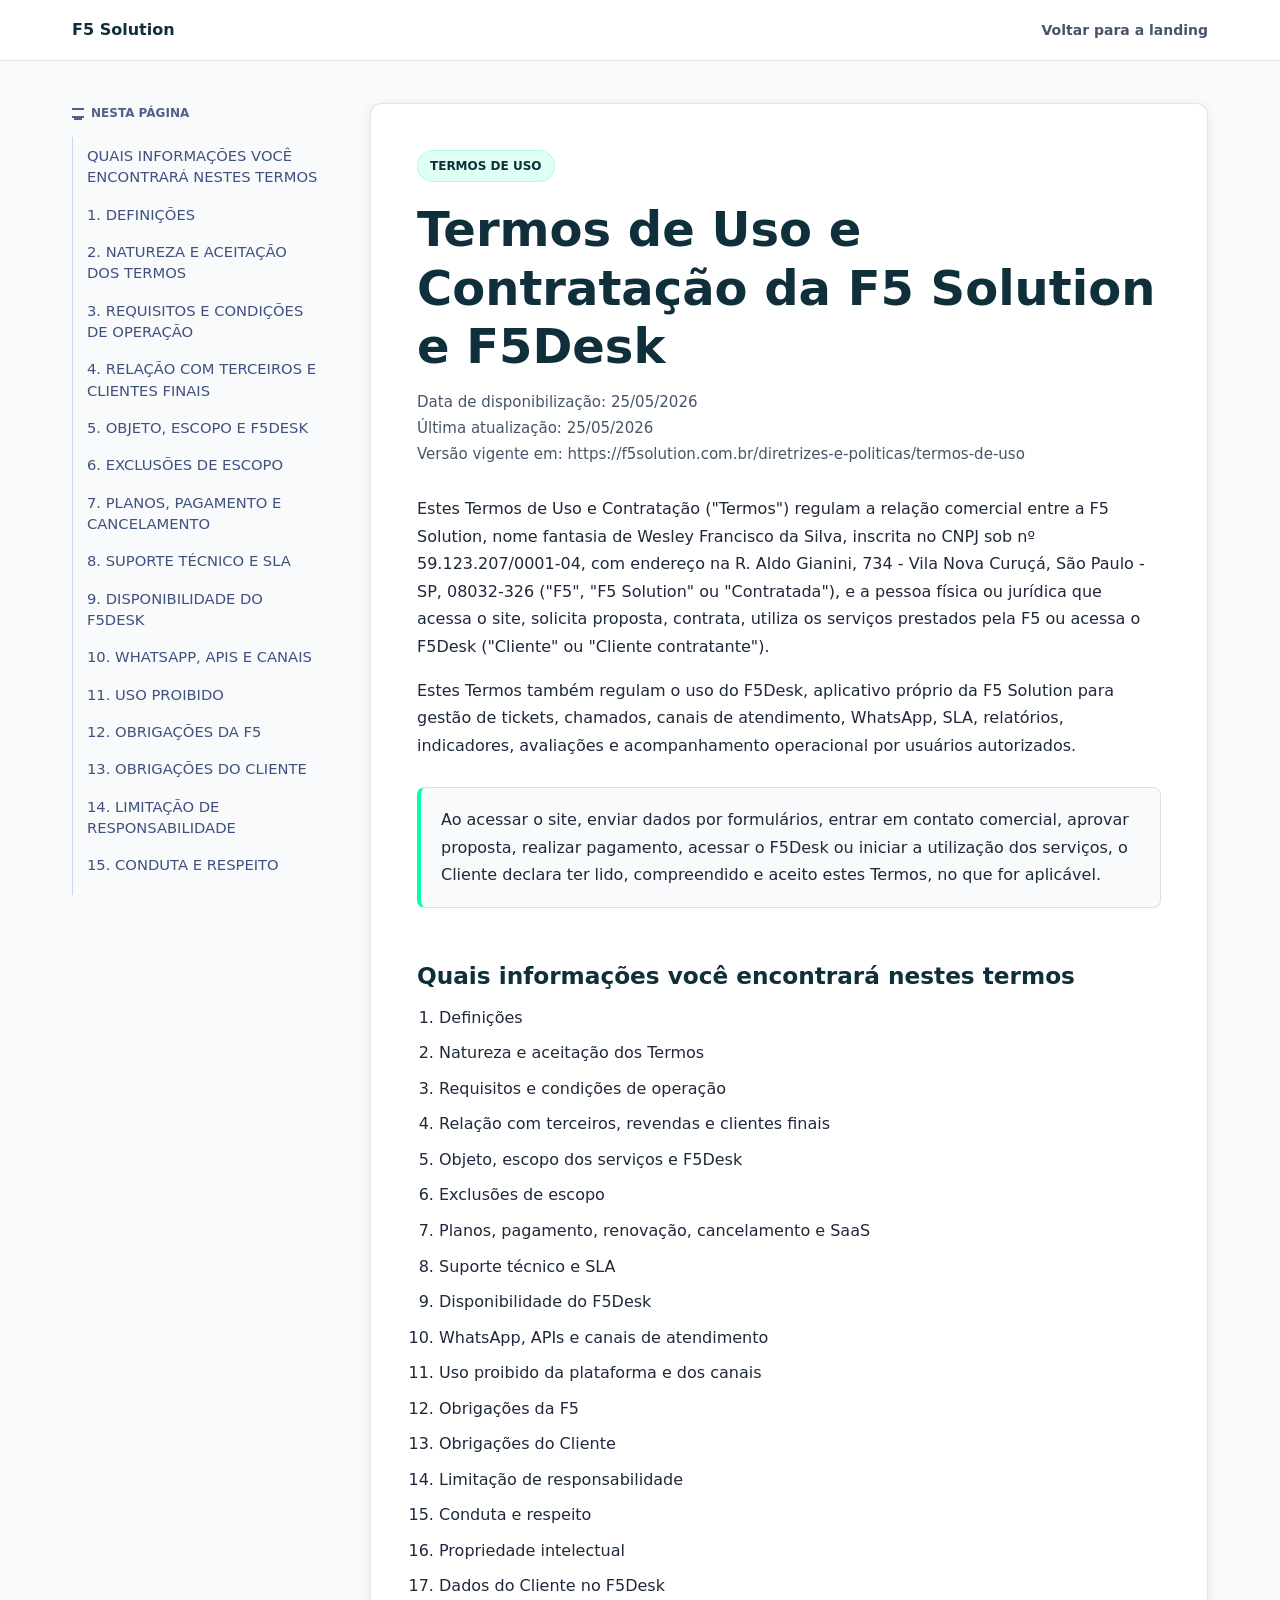
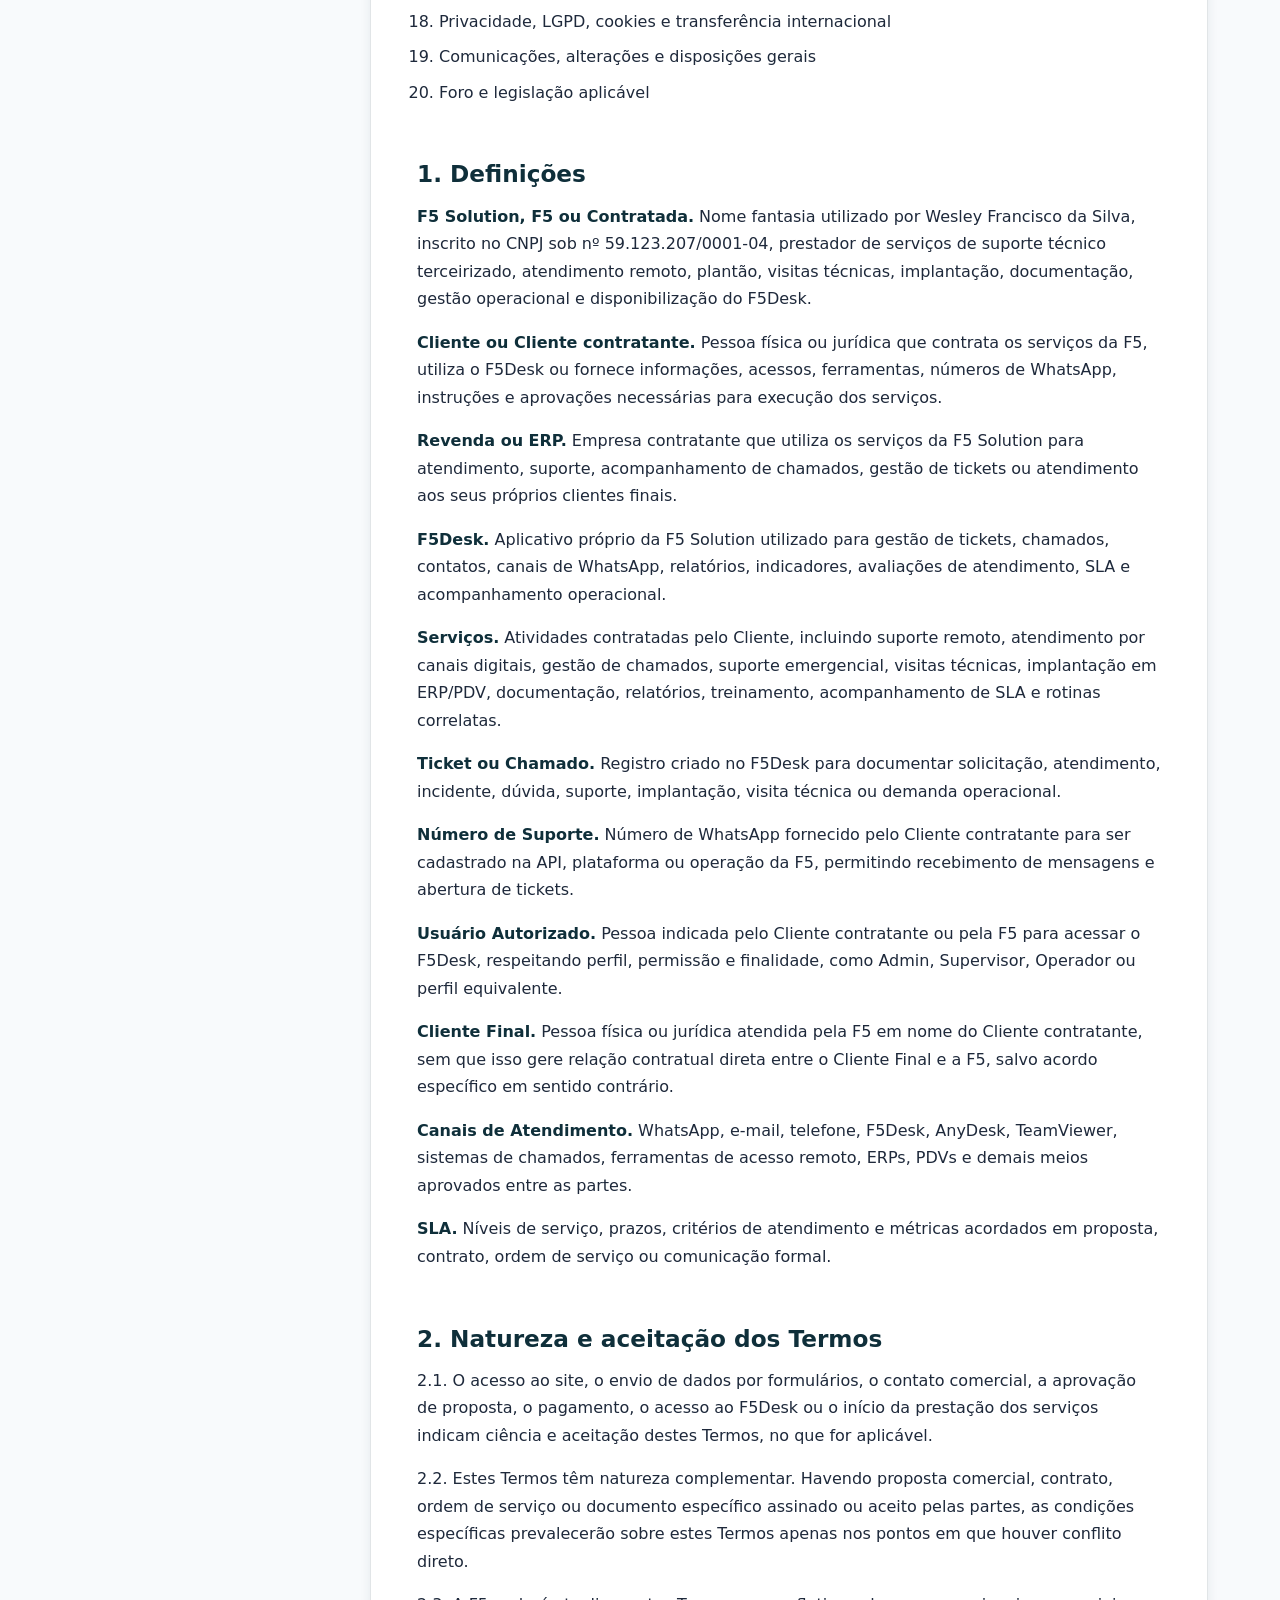
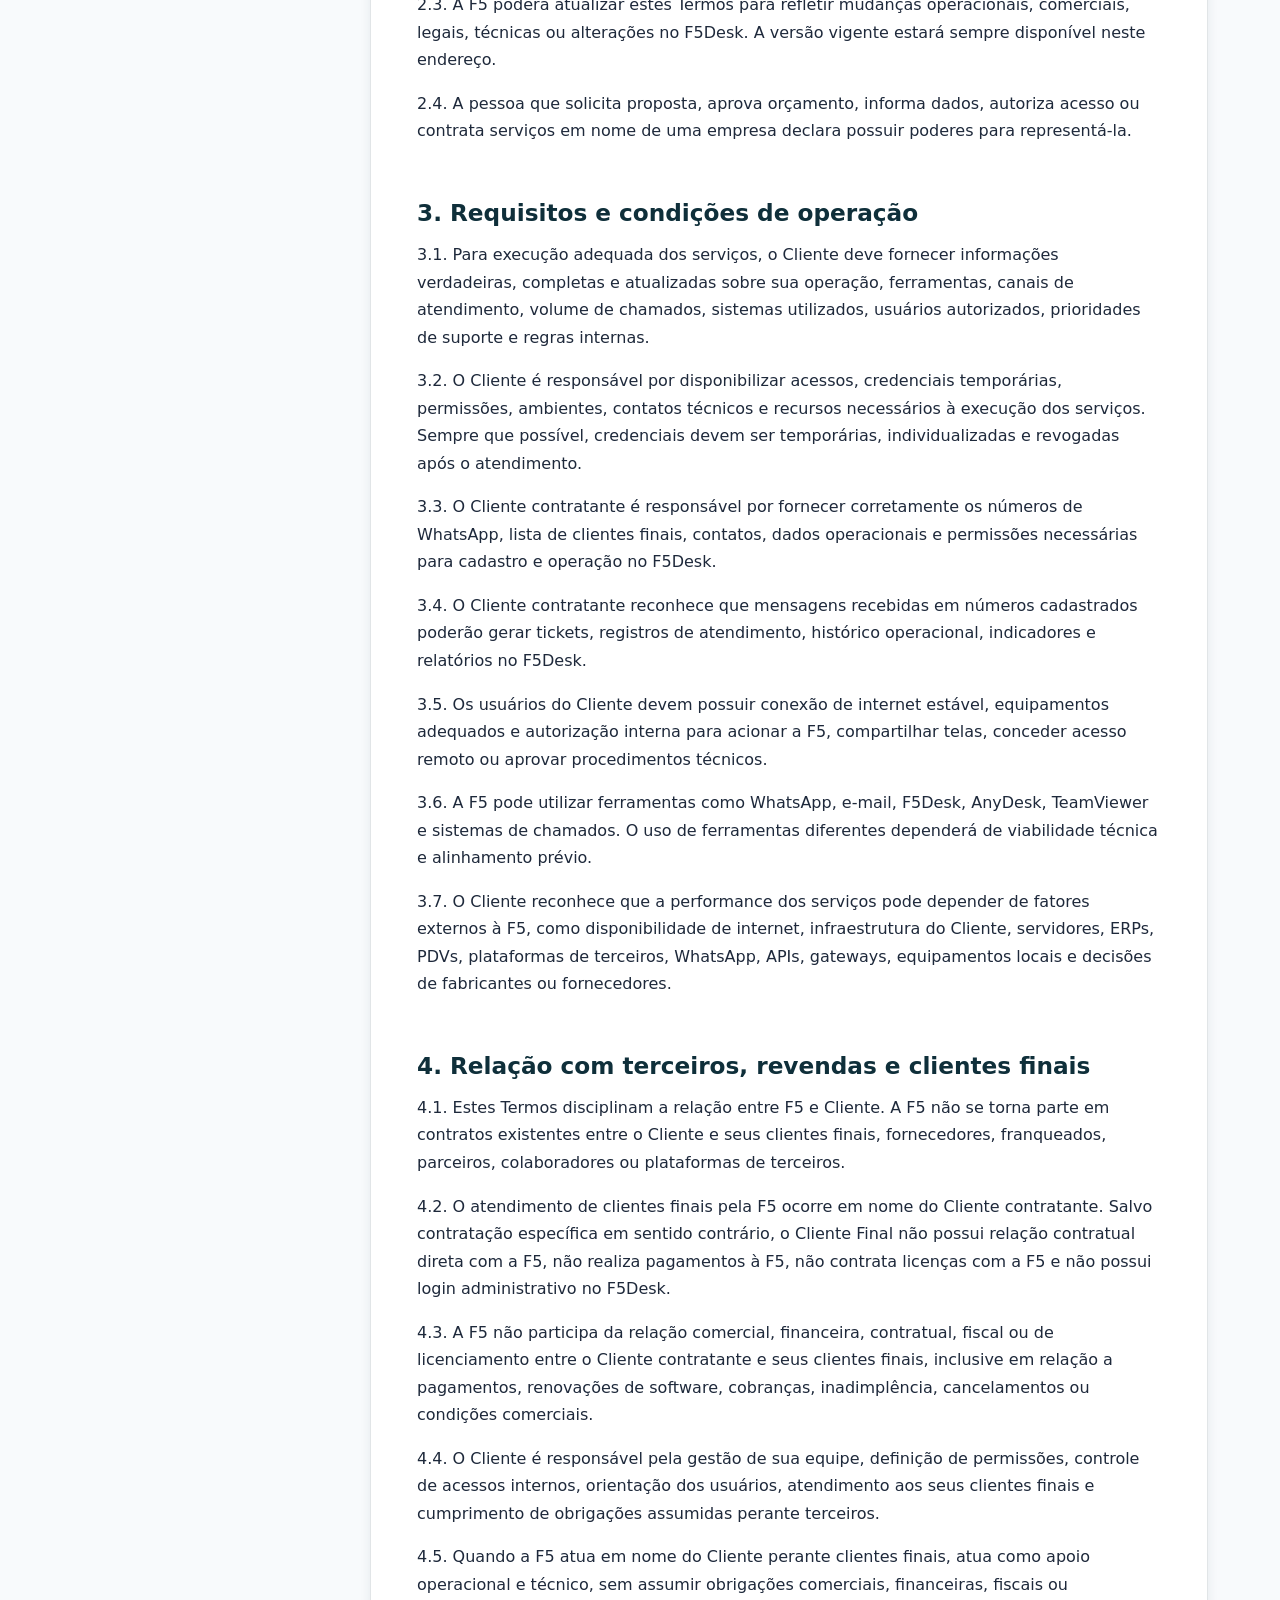
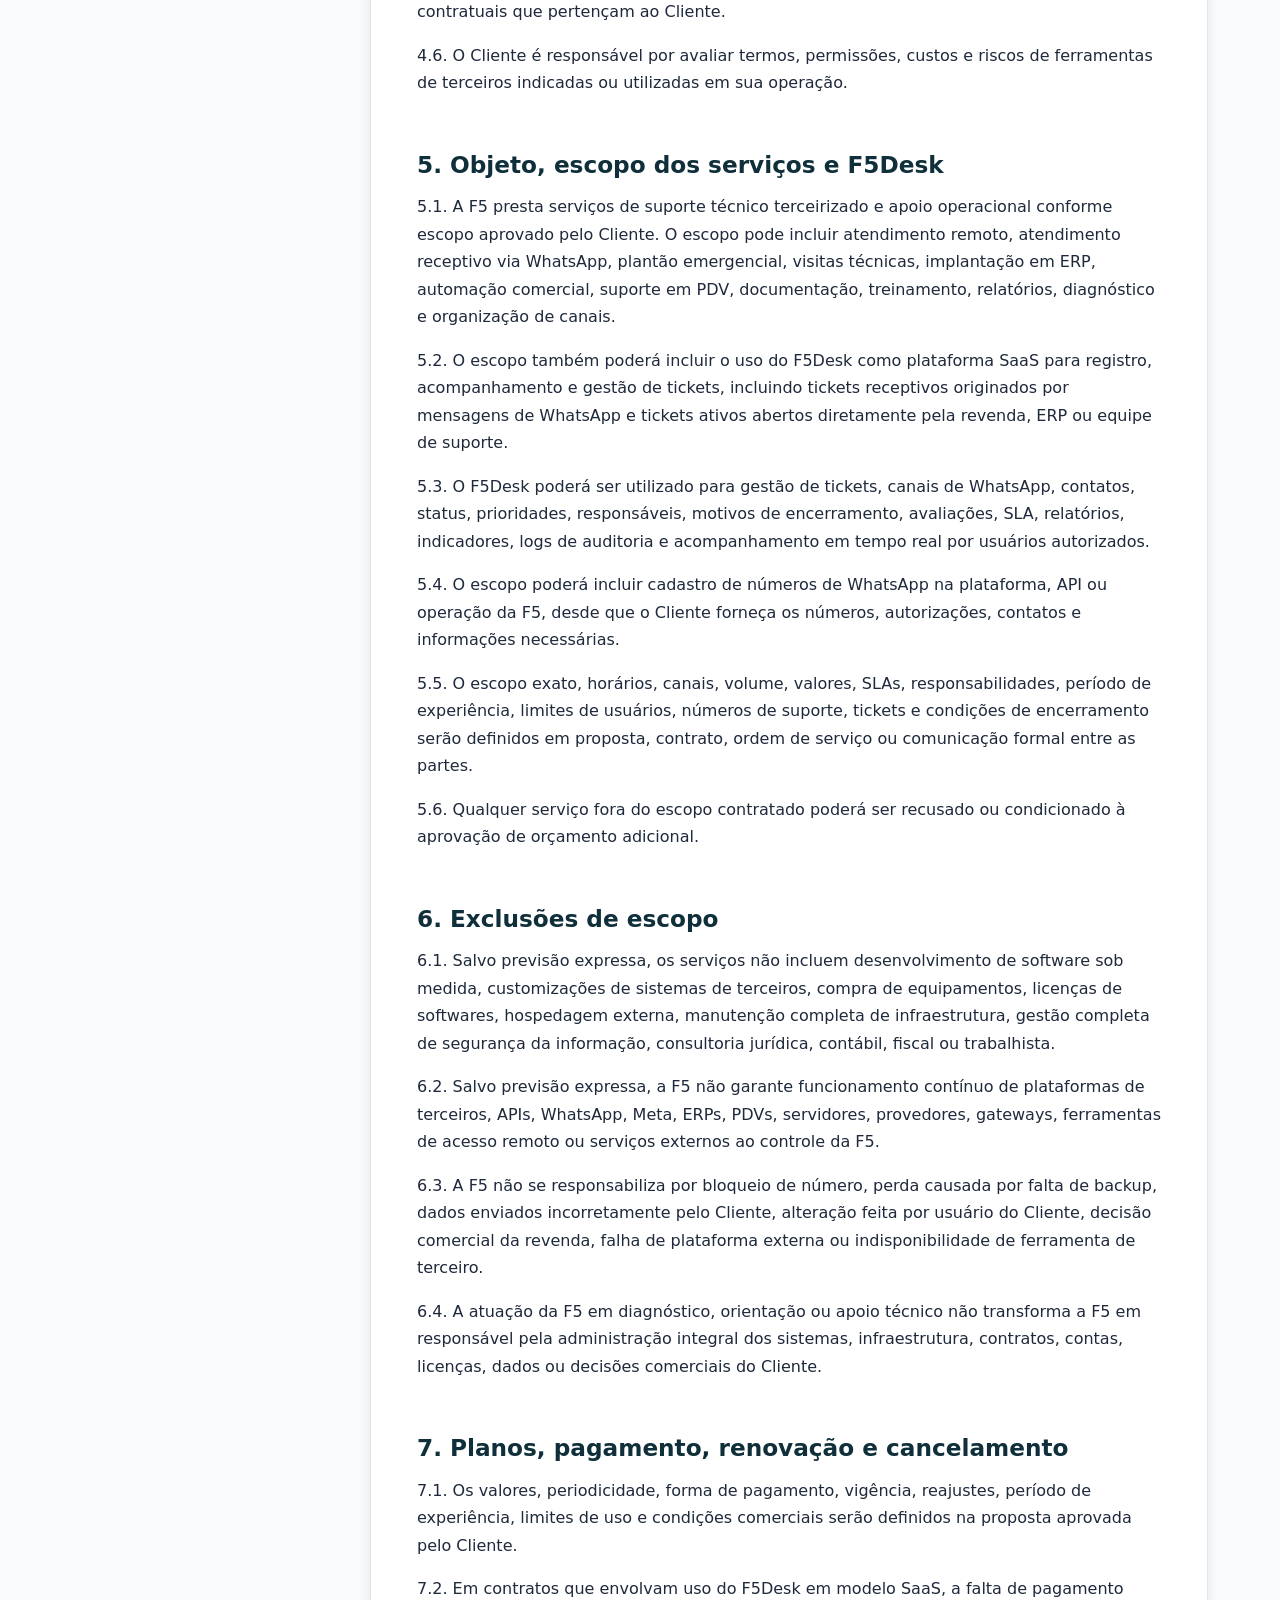
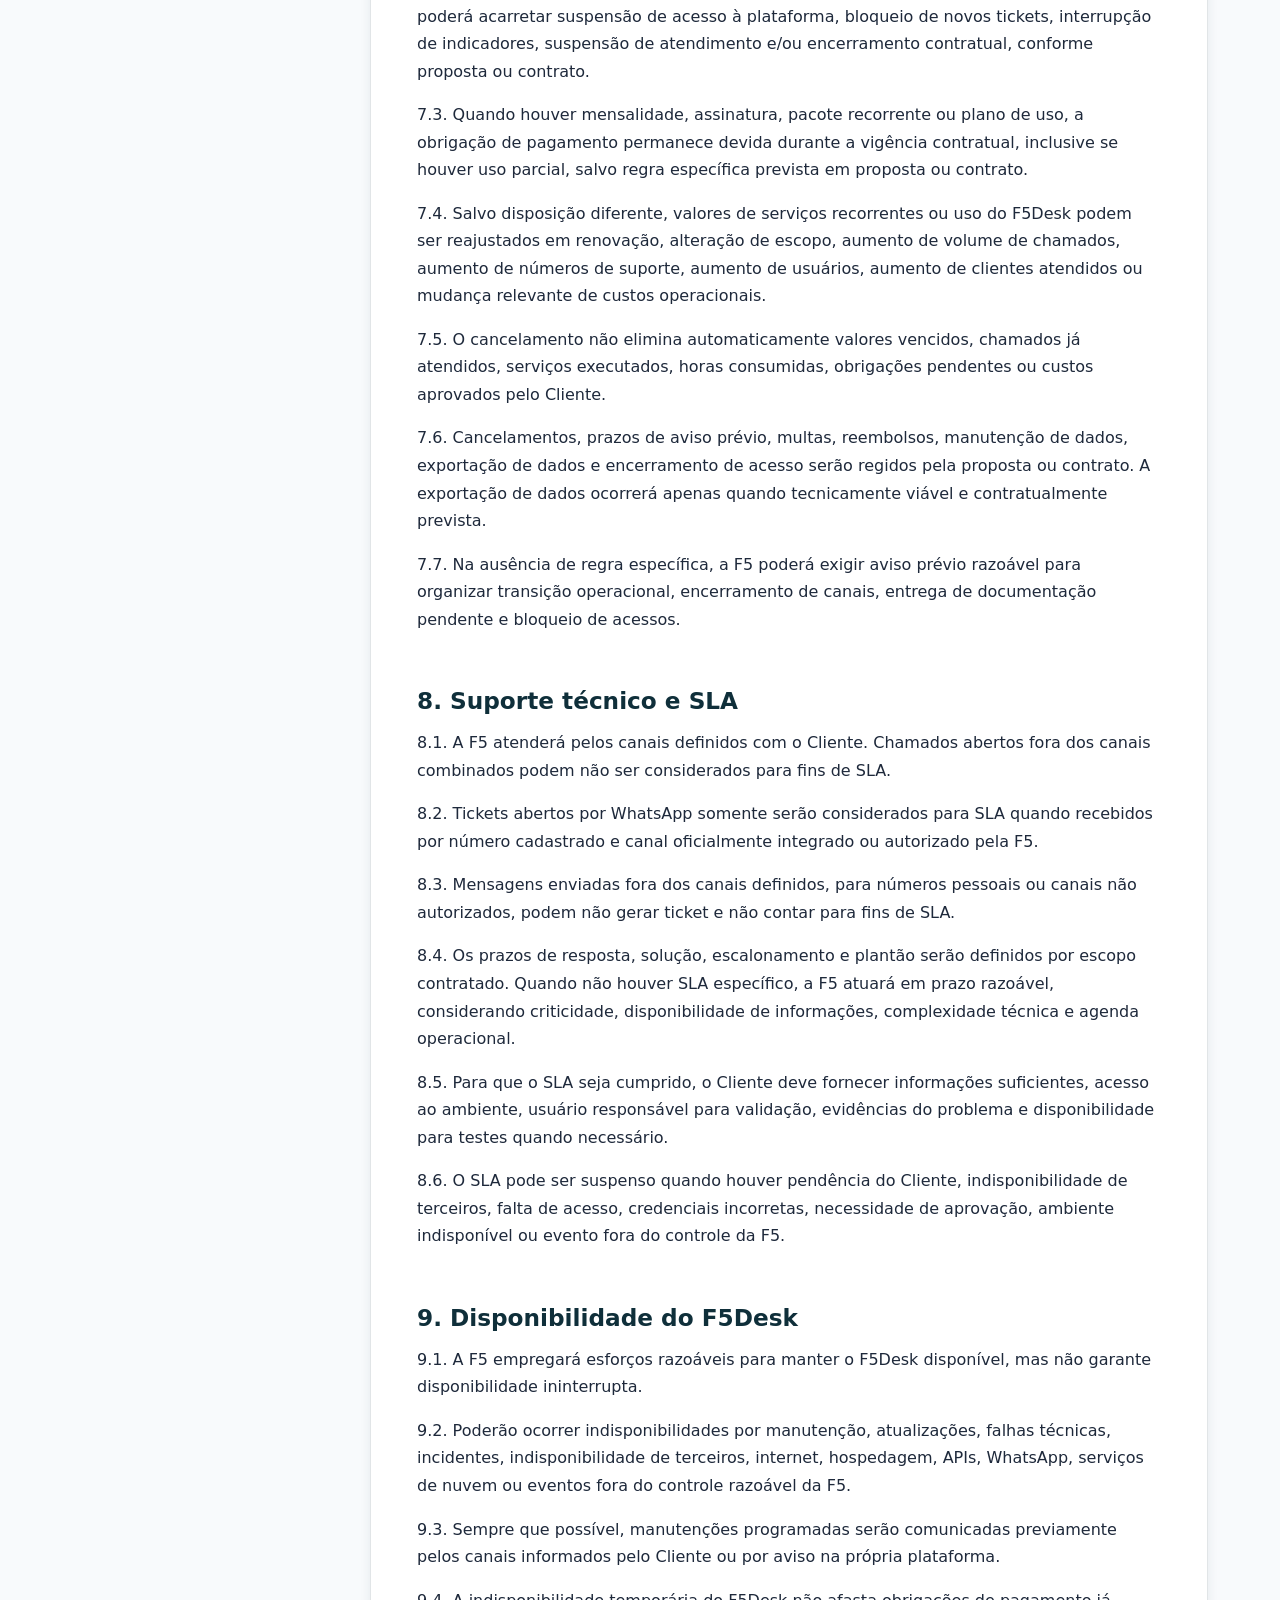
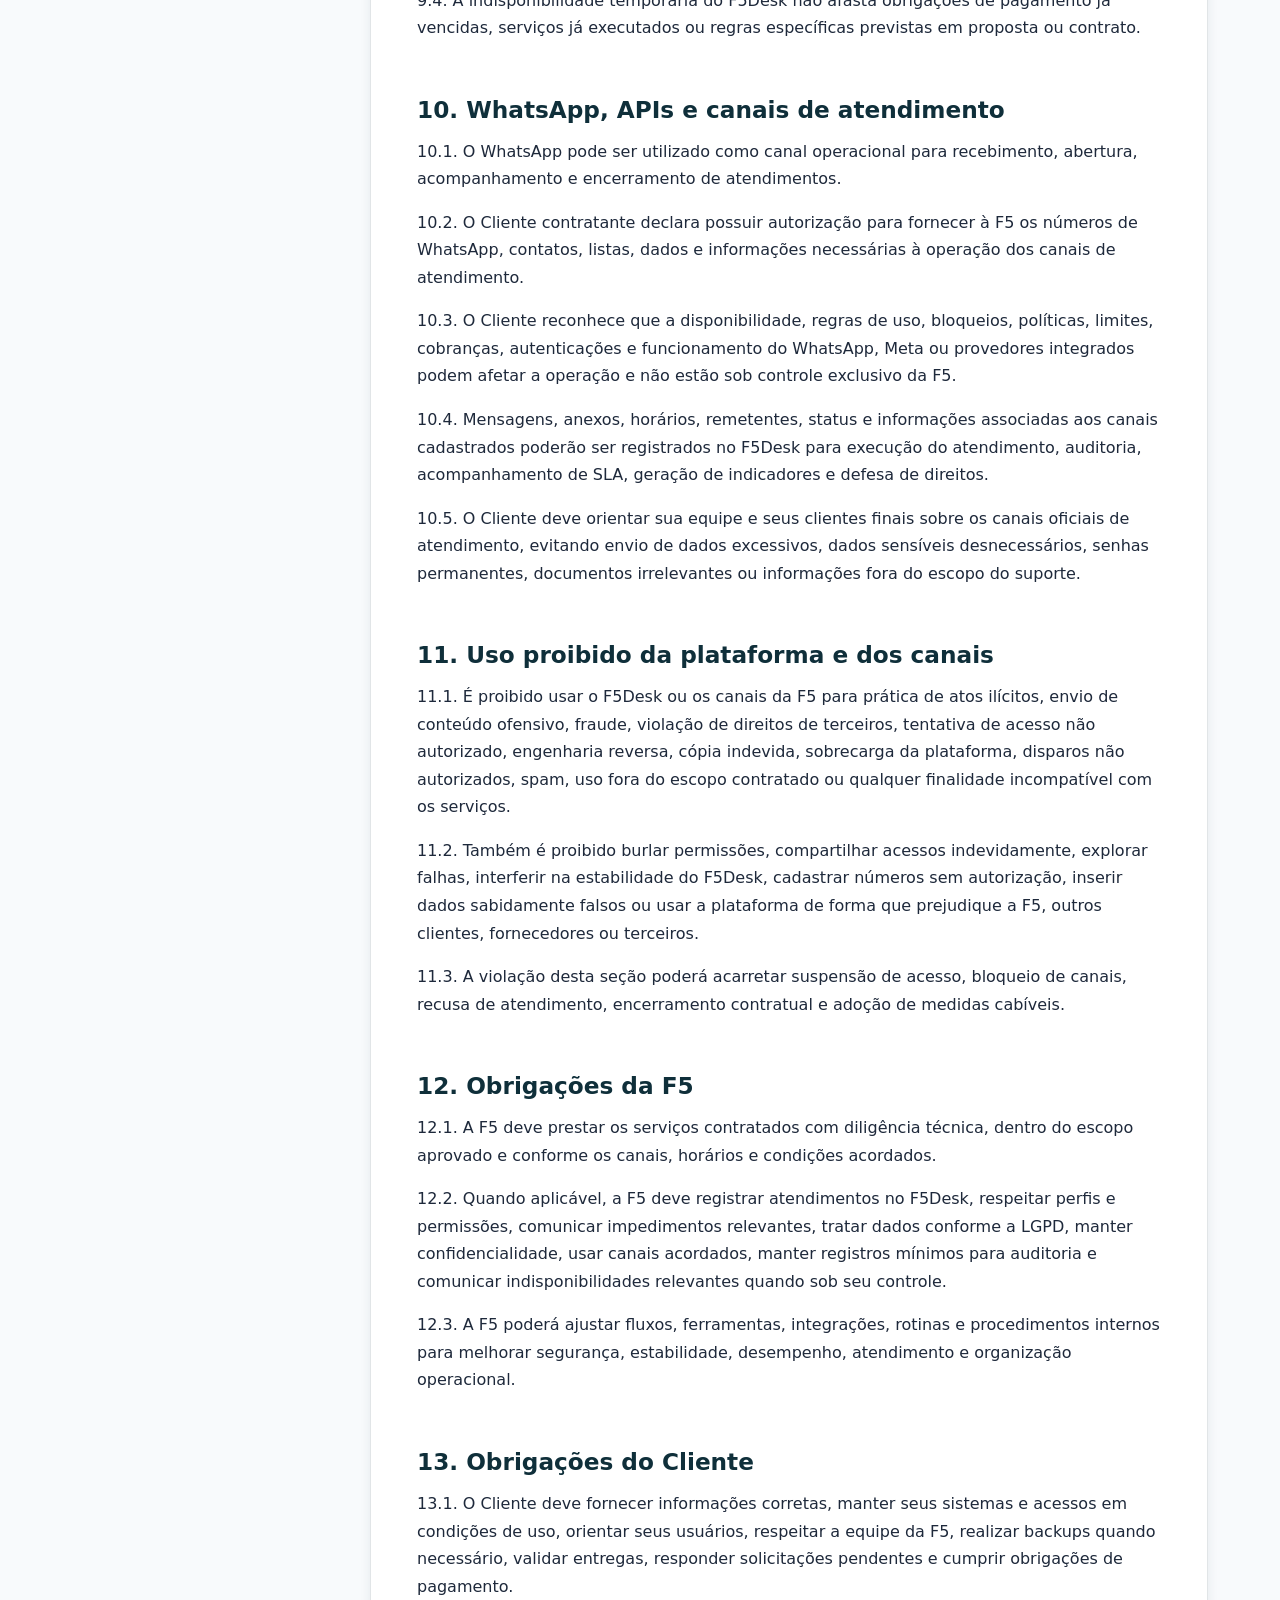
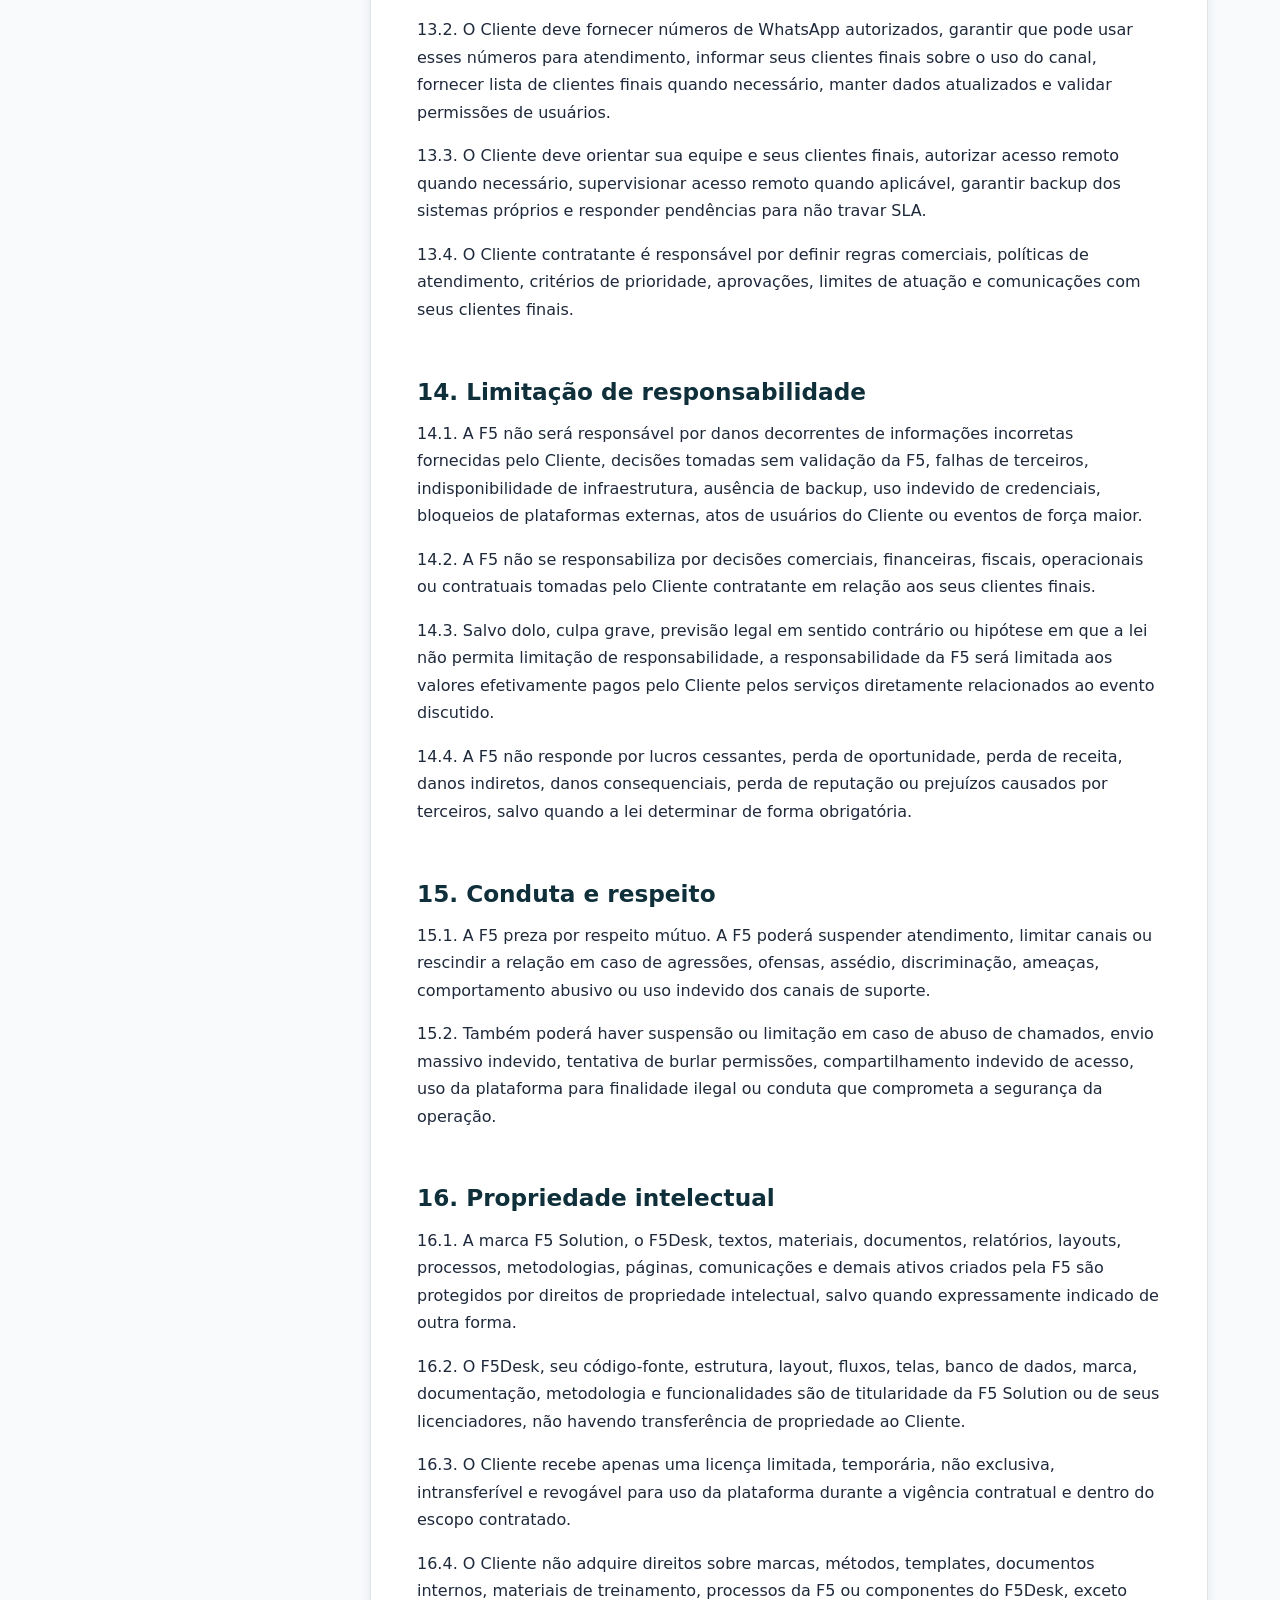
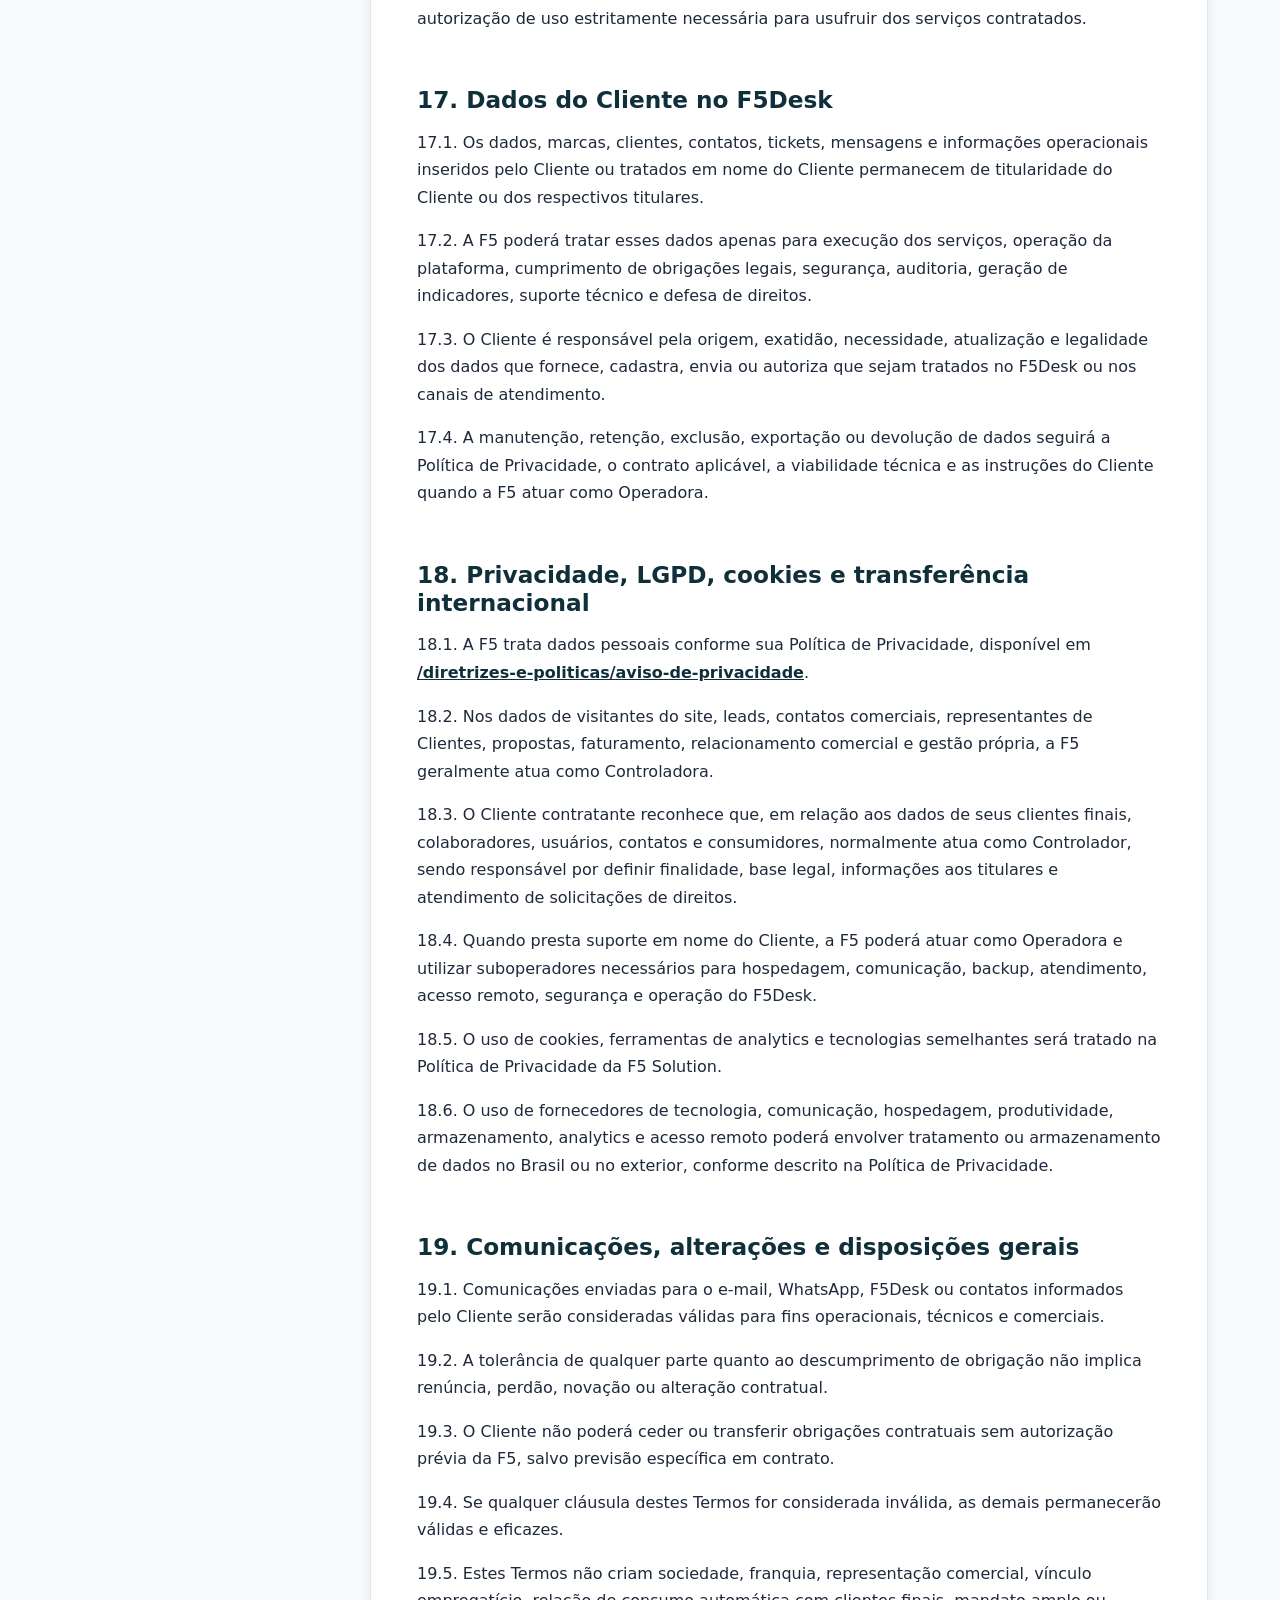
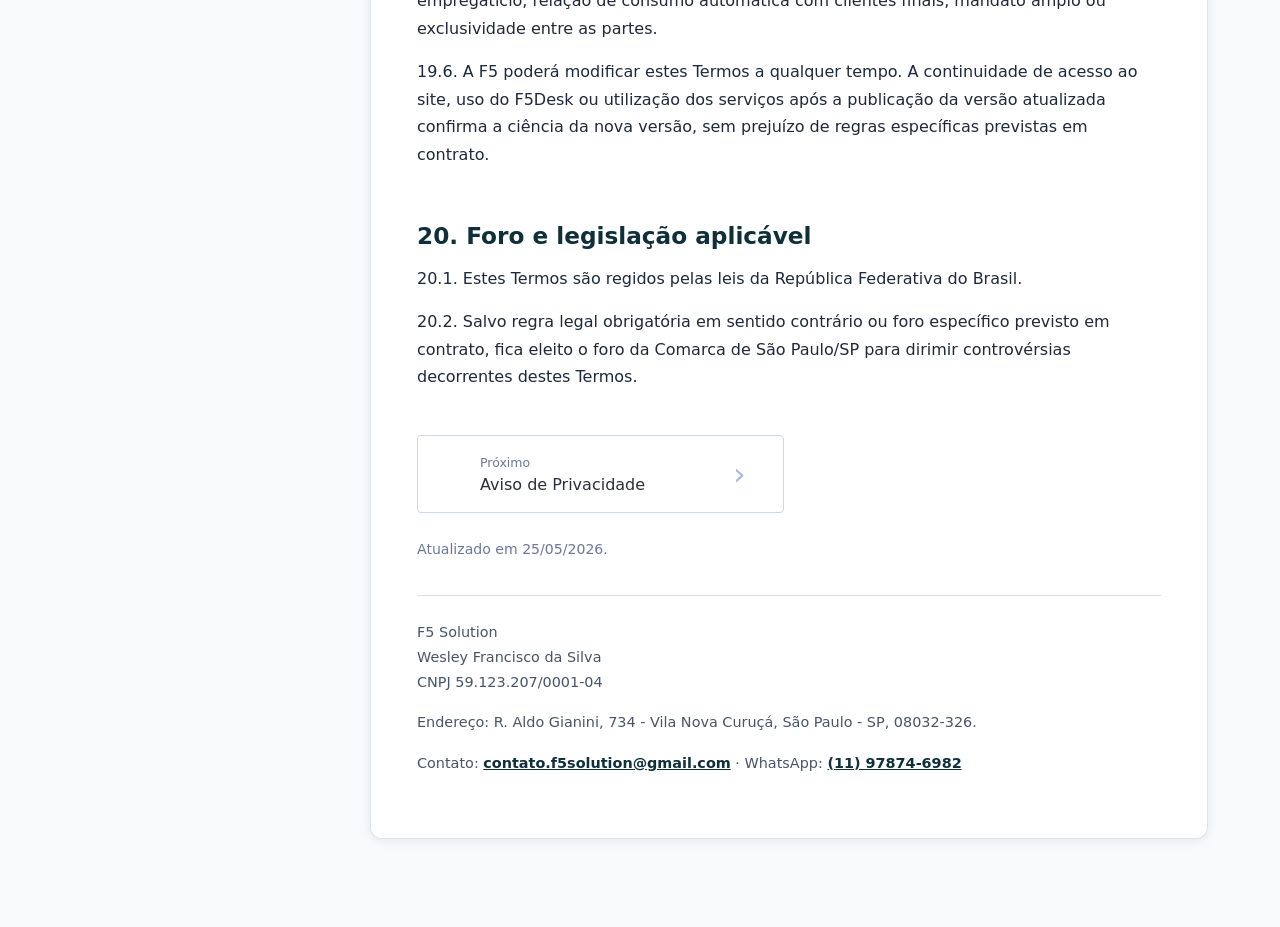
<file: diretrizes-e-politicas/termos-de-uso/index.html>
<!DOCTYPE html>
<html lang="pt-BR">
<head>
  <meta charset="UTF-8" />
  <meta name="viewport" content="width=device-width, initial-scale=1" />
  <meta name="robots" content="index, follow" />
  <title>Termos de Uso e Contratação | F5 Solution e F5Desk</title>
  <meta name="description" content="Termos de Uso e Contratação da F5 Solution e do F5Desk para serviços de suporte terceirizado, atendimento por WhatsApp e gestão de tickets." />
  <link rel="canonical" href="https://f5solution.com.br/diretrizes-e-politicas/termos-de-uso" />
  <link rel="icon" href="../../assets/favicon.svg" type="image/svg+xml" />
  <link rel="stylesheet" href="../../assets/legal.css" />
</head>
<body>
  <header class="topbar">
    <div class="topbar-inner">
      <a class="brand" href="../../index.html">F5 Solution</a>
      <a class="back-link" href="../../index.html">Voltar para a landing</a>
    </div>
  </header>

  <main class="page-shell">
    <aside class="page-sidebar" aria-label="Navegação desta página">
      <div class="sidebar-title">Nesta página</div>
      <nav class="page-nav">
        <a href="#sumario">Quais informações você encontrará nestes termos</a>
        <a href="#definicoes">1. Definições</a>
        <a href="#aceitacao">2. Natureza e aceitação dos termos</a>
        <a href="#requisitos">3. Requisitos e condições de operação</a>
        <a href="#terceiros">4. Relação com terceiros e clientes finais</a>
        <a href="#escopo">5. Objeto, escopo e F5Desk</a>
        <a href="#exclusoes">6. Exclusões de escopo</a>
        <a href="#planos">7. Planos, pagamento e cancelamento</a>
        <a href="#sla">8. Suporte técnico e SLA</a>
        <a href="#disponibilidade">9. Disponibilidade do F5Desk</a>
        <a href="#whatsapp">10. WhatsApp, APIs e canais</a>
        <a href="#uso-proibido">11. Uso proibido</a>
        <a href="#obrigacoes-f5">12. Obrigações da F5</a>
        <a href="#obrigacoes-cliente">13. Obrigações do Cliente</a>
        <a href="#limitacao">14. Limitação de responsabilidade</a>
        <a href="#conduta">15. Conduta e respeito</a>
        <a href="#propriedade">16. Propriedade intelectual</a>
        <a href="#dados-cliente">17. Dados do Cliente no F5Desk</a>
        <a href="#privacidade">18. Privacidade, LGPD e cookies</a>
        <a href="#gerais">19. Comunicações e disposições gerais</a>
        <a href="#foro">20. Foro e legislação aplicável</a>
      </nav>
    </aside>

    <article class="document">
      <span class="eyebrow">Termos de Uso</span>
      <h1>Termos de Uso e Contratação da F5 Solution e F5Desk</h1>
      <p class="meta">
        Data de disponibilização: 25/05/2026<br />
        Última atualização: 25/05/2026<br />
        Versão vigente em: https://f5solution.com.br/diretrizes-e-politicas/termos-de-uso
      </p>

      <p>
        Estes Termos de Uso e Contratação ("Termos") regulam a relação comercial entre a F5 Solution, nome fantasia de Wesley Francisco da Silva, inscrita no CNPJ sob nº 59.123.207/0001-04, com endereço na R. Aldo Gianini, 734 - Vila Nova Curuçá, São Paulo - SP, 08032-326 ("F5", "F5 Solution" ou "Contratada"), e a pessoa física ou jurídica que acessa o site, solicita proposta, contrata, utiliza os serviços prestados pela F5 ou acessa o F5Desk ("Cliente" ou "Cliente contratante").
      </p>
      <p>
        Estes Termos também regulam o uso do F5Desk, aplicativo próprio da F5 Solution para gestão de tickets, chamados, canais de atendimento, WhatsApp, SLA, relatórios, indicadores, avaliações e acompanhamento operacional por usuários autorizados.
      </p>

      <div class="notice-box">
        Ao acessar o site, enviar dados por formulários, entrar em contato comercial, aprovar proposta, realizar pagamento, acessar o F5Desk ou iniciar a utilização dos serviços, o Cliente declara ter lido, compreendido e aceito estes Termos, no que for aplicável.
      </div>

      <h2 id="sumario">Quais informações você encontrará nestes termos</h2>
      <ol>
        <li>Definições</li>
        <li>Natureza e aceitação dos Termos</li>
        <li>Requisitos e condições de operação</li>
        <li>Relação com terceiros, revendas e clientes finais</li>
        <li>Objeto, escopo dos serviços e F5Desk</li>
        <li>Exclusões de escopo</li>
        <li>Planos, pagamento, renovação, cancelamento e SaaS</li>
        <li>Suporte técnico e SLA</li>
        <li>Disponibilidade do F5Desk</li>
        <li>WhatsApp, APIs e canais de atendimento</li>
        <li>Uso proibido da plataforma e dos canais</li>
        <li>Obrigações da F5</li>
        <li>Obrigações do Cliente</li>
        <li>Limitação de responsabilidade</li>
        <li>Conduta e respeito</li>
        <li>Propriedade intelectual</li>
        <li>Dados do Cliente no F5Desk</li>
        <li>Privacidade, LGPD, cookies e transferência internacional</li>
        <li>Comunicações, alterações e disposições gerais</li>
        <li>Foro e legislação aplicável</li>
      </ol>

      <h2 id="definicoes">1. Definições</h2>
      <p><strong>F5 Solution, F5 ou Contratada.</strong> Nome fantasia utilizado por Wesley Francisco da Silva, inscrito no CNPJ sob nº 59.123.207/0001-04, prestador de serviços de suporte técnico terceirizado, atendimento remoto, plantão, visitas técnicas, implantação, documentação, gestão operacional e disponibilização do F5Desk.</p>
      <p><strong>Cliente ou Cliente contratante.</strong> Pessoa física ou jurídica que contrata os serviços da F5, utiliza o F5Desk ou fornece informações, acessos, ferramentas, números de WhatsApp, instruções e aprovações necessárias para execução dos serviços.</p>
      <p><strong>Revenda ou ERP.</strong> Empresa contratante que utiliza os serviços da F5 Solution para atendimento, suporte, acompanhamento de chamados, gestão de tickets ou atendimento aos seus próprios clientes finais.</p>
      <p><strong>F5Desk.</strong> Aplicativo próprio da F5 Solution utilizado para gestão de tickets, chamados, contatos, canais de WhatsApp, relatórios, indicadores, avaliações de atendimento, SLA e acompanhamento operacional.</p>
      <p><strong>Serviços.</strong> Atividades contratadas pelo Cliente, incluindo suporte remoto, atendimento por canais digitais, gestão de chamados, suporte emergencial, visitas técnicas, implantação em ERP/PDV, documentação, relatórios, treinamento, acompanhamento de SLA e rotinas correlatas.</p>
      <p><strong>Ticket ou Chamado.</strong> Registro criado no F5Desk para documentar solicitação, atendimento, incidente, dúvida, suporte, implantação, visita técnica ou demanda operacional.</p>
      <p><strong>Número de Suporte.</strong> Número de WhatsApp fornecido pelo Cliente contratante para ser cadastrado na API, plataforma ou operação da F5, permitindo recebimento de mensagens e abertura de tickets.</p>
      <p><strong>Usuário Autorizado.</strong> Pessoa indicada pelo Cliente contratante ou pela F5 para acessar o F5Desk, respeitando perfil, permissão e finalidade, como Admin, Supervisor, Operador ou perfil equivalente.</p>
      <p><strong>Cliente Final.</strong> Pessoa física ou jurídica atendida pela F5 em nome do Cliente contratante, sem que isso gere relação contratual direta entre o Cliente Final e a F5, salvo acordo específico em sentido contrário.</p>
      <p><strong>Canais de Atendimento.</strong> WhatsApp, e-mail, telefone, F5Desk, AnyDesk, TeamViewer, sistemas de chamados, ferramentas de acesso remoto, ERPs, PDVs e demais meios aprovados entre as partes.</p>
      <p><strong>SLA.</strong> Níveis de serviço, prazos, critérios de atendimento e métricas acordados em proposta, contrato, ordem de serviço ou comunicação formal.</p>

      <h2 id="aceitacao">2. Natureza e aceitação dos Termos</h2>
      <p>2.1. O acesso ao site, o envio de dados por formulários, o contato comercial, a aprovação de proposta, o pagamento, o acesso ao F5Desk ou o início da prestação dos serviços indicam ciência e aceitação destes Termos, no que for aplicável.</p>
      <p>2.2. Estes Termos têm natureza complementar. Havendo proposta comercial, contrato, ordem de serviço ou documento específico assinado ou aceito pelas partes, as condições específicas prevalecerão sobre estes Termos apenas nos pontos em que houver conflito direto.</p>
      <p>2.3. A F5 poderá atualizar estes Termos para refletir mudanças operacionais, comerciais, legais, técnicas ou alterações no F5Desk. A versão vigente estará sempre disponível neste endereço.</p>
      <p>2.4. A pessoa que solicita proposta, aprova orçamento, informa dados, autoriza acesso ou contrata serviços em nome de uma empresa declara possuir poderes para representá-la.</p>

      <h2 id="requisitos">3. Requisitos e condições de operação</h2>
      <p>3.1. Para execução adequada dos serviços, o Cliente deve fornecer informações verdadeiras, completas e atualizadas sobre sua operação, ferramentas, canais de atendimento, volume de chamados, sistemas utilizados, usuários autorizados, prioridades de suporte e regras internas.</p>
      <p>3.2. O Cliente é responsável por disponibilizar acessos, credenciais temporárias, permissões, ambientes, contatos técnicos e recursos necessários à execução dos serviços. Sempre que possível, credenciais devem ser temporárias, individualizadas e revogadas após o atendimento.</p>
      <p>3.3. O Cliente contratante é responsável por fornecer corretamente os números de WhatsApp, lista de clientes finais, contatos, dados operacionais e permissões necessárias para cadastro e operação no F5Desk.</p>
      <p>3.4. O Cliente contratante reconhece que mensagens recebidas em números cadastrados poderão gerar tickets, registros de atendimento, histórico operacional, indicadores e relatórios no F5Desk.</p>
      <p>3.5. Os usuários do Cliente devem possuir conexão de internet estável, equipamentos adequados e autorização interna para acionar a F5, compartilhar telas, conceder acesso remoto ou aprovar procedimentos técnicos.</p>
      <p>3.6. A F5 pode utilizar ferramentas como WhatsApp, e-mail, F5Desk, AnyDesk, TeamViewer e sistemas de chamados. O uso de ferramentas diferentes dependerá de viabilidade técnica e alinhamento prévio.</p>
      <p>3.7. O Cliente reconhece que a performance dos serviços pode depender de fatores externos à F5, como disponibilidade de internet, infraestrutura do Cliente, servidores, ERPs, PDVs, plataformas de terceiros, WhatsApp, APIs, gateways, equipamentos locais e decisões de fabricantes ou fornecedores.</p>

      <h2 id="terceiros">4. Relação com terceiros, revendas e clientes finais</h2>
      <p>4.1. Estes Termos disciplinam a relação entre F5 e Cliente. A F5 não se torna parte em contratos existentes entre o Cliente e seus clientes finais, fornecedores, franqueados, parceiros, colaboradores ou plataformas de terceiros.</p>
      <p>4.2. O atendimento de clientes finais pela F5 ocorre em nome do Cliente contratante. Salvo contratação específica em sentido contrário, o Cliente Final não possui relação contratual direta com a F5, não realiza pagamentos à F5, não contrata licenças com a F5 e não possui login administrativo no F5Desk.</p>
      <p>4.3. A F5 não participa da relação comercial, financeira, contratual, fiscal ou de licenciamento entre o Cliente contratante e seus clientes finais, inclusive em relação a pagamentos, renovações de software, cobranças, inadimplência, cancelamentos ou condições comerciais.</p>
      <p>4.4. O Cliente é responsável pela gestão de sua equipe, definição de permissões, controle de acessos internos, orientação dos usuários, atendimento aos seus clientes finais e cumprimento de obrigações assumidas perante terceiros.</p>
      <p>4.5. Quando a F5 atua em nome do Cliente perante clientes finais, atua como apoio operacional e técnico, sem assumir obrigações comerciais, financeiras, fiscais ou contratuais que pertençam ao Cliente.</p>
      <p>4.6. O Cliente é responsável por avaliar termos, permissões, custos e riscos de ferramentas de terceiros indicadas ou utilizadas em sua operação.</p>

      <h2 id="escopo">5. Objeto, escopo dos serviços e F5Desk</h2>
      <p>5.1. A F5 presta serviços de suporte técnico terceirizado e apoio operacional conforme escopo aprovado pelo Cliente. O escopo pode incluir atendimento remoto, atendimento receptivo via WhatsApp, plantão emergencial, visitas técnicas, implantação em ERP, automação comercial, suporte em PDV, documentação, treinamento, relatórios, diagnóstico e organização de canais.</p>
      <p>5.2. O escopo também poderá incluir o uso do F5Desk como plataforma SaaS para registro, acompanhamento e gestão de tickets, incluindo tickets receptivos originados por mensagens de WhatsApp e tickets ativos abertos diretamente pela revenda, ERP ou equipe de suporte.</p>
      <p>5.3. O F5Desk poderá ser utilizado para gestão de tickets, canais de WhatsApp, contatos, status, prioridades, responsáveis, motivos de encerramento, avaliações, SLA, relatórios, indicadores, logs de auditoria e acompanhamento em tempo real por usuários autorizados.</p>
      <p>5.4. O escopo poderá incluir cadastro de números de WhatsApp na plataforma, API ou operação da F5, desde que o Cliente forneça os números, autorizações, contatos e informações necessárias.</p>
      <p>5.5. O escopo exato, horários, canais, volume, valores, SLAs, responsabilidades, período de experiência, limites de usuários, números de suporte, tickets e condições de encerramento serão definidos em proposta, contrato, ordem de serviço ou comunicação formal entre as partes.</p>
      <p>5.6. Qualquer serviço fora do escopo contratado poderá ser recusado ou condicionado à aprovação de orçamento adicional.</p>

      <h2 id="exclusoes">6. Exclusões de escopo</h2>
      <p>6.1. Salvo previsão expressa, os serviços não incluem desenvolvimento de software sob medida, customizações de sistemas de terceiros, compra de equipamentos, licenças de softwares, hospedagem externa, manutenção completa de infraestrutura, gestão completa de segurança da informação, consultoria jurídica, contábil, fiscal ou trabalhista.</p>
      <p>6.2. Salvo previsão expressa, a F5 não garante funcionamento contínuo de plataformas de terceiros, APIs, WhatsApp, Meta, ERPs, PDVs, servidores, provedores, gateways, ferramentas de acesso remoto ou serviços externos ao controle da F5.</p>
      <p>6.3. A F5 não se responsabiliza por bloqueio de número, perda causada por falta de backup, dados enviados incorretamente pelo Cliente, alteração feita por usuário do Cliente, decisão comercial da revenda, falha de plataforma externa ou indisponibilidade de ferramenta de terceiro.</p>
      <p>6.4. A atuação da F5 em diagnóstico, orientação ou apoio técnico não transforma a F5 em responsável pela administração integral dos sistemas, infraestrutura, contratos, contas, licenças, dados ou decisões comerciais do Cliente.</p>

      <h2 id="planos">7. Planos, pagamento, renovação e cancelamento</h2>
      <p>7.1. Os valores, periodicidade, forma de pagamento, vigência, reajustes, período de experiência, limites de uso e condições comerciais serão definidos na proposta aprovada pelo Cliente.</p>
      <p>7.2. Em contratos que envolvam uso do F5Desk em modelo SaaS, a falta de pagamento poderá acarretar suspensão de acesso à plataforma, bloqueio de novos tickets, interrupção de indicadores, suspensão de atendimento e/ou encerramento contratual, conforme proposta ou contrato.</p>
      <p>7.3. Quando houver mensalidade, assinatura, pacote recorrente ou plano de uso, a obrigação de pagamento permanece devida durante a vigência contratual, inclusive se houver uso parcial, salvo regra específica prevista em proposta ou contrato.</p>
      <p>7.4. Salvo disposição diferente, valores de serviços recorrentes ou uso do F5Desk podem ser reajustados em renovação, alteração de escopo, aumento de volume de chamados, aumento de números de suporte, aumento de usuários, aumento de clientes atendidos ou mudança relevante de custos operacionais.</p>
      <p>7.5. O cancelamento não elimina automaticamente valores vencidos, chamados já atendidos, serviços executados, horas consumidas, obrigações pendentes ou custos aprovados pelo Cliente.</p>
      <p>7.6. Cancelamentos, prazos de aviso prévio, multas, reembolsos, manutenção de dados, exportação de dados e encerramento de acesso serão regidos pela proposta ou contrato. A exportação de dados ocorrerá apenas quando tecnicamente viável e contratualmente prevista.</p>
      <p>7.7. Na ausência de regra específica, a F5 poderá exigir aviso prévio razoável para organizar transição operacional, encerramento de canais, entrega de documentação pendente e bloqueio de acessos.</p>

      <h2 id="sla">8. Suporte técnico e SLA</h2>
      <p>8.1. A F5 atenderá pelos canais definidos com o Cliente. Chamados abertos fora dos canais combinados podem não ser considerados para fins de SLA.</p>
      <p>8.2. Tickets abertos por WhatsApp somente serão considerados para SLA quando recebidos por número cadastrado e canal oficialmente integrado ou autorizado pela F5.</p>
      <p>8.3. Mensagens enviadas fora dos canais definidos, para números pessoais ou canais não autorizados, podem não gerar ticket e não contar para fins de SLA.</p>
      <p>8.4. Os prazos de resposta, solução, escalonamento e plantão serão definidos por escopo contratado. Quando não houver SLA específico, a F5 atuará em prazo razoável, considerando criticidade, disponibilidade de informações, complexidade técnica e agenda operacional.</p>
      <p>8.5. Para que o SLA seja cumprido, o Cliente deve fornecer informações suficientes, acesso ao ambiente, usuário responsável para validação, evidências do problema e disponibilidade para testes quando necessário.</p>
      <p>8.6. O SLA pode ser suspenso quando houver pendência do Cliente, indisponibilidade de terceiros, falta de acesso, credenciais incorretas, necessidade de aprovação, ambiente indisponível ou evento fora do controle da F5.</p>

      <h2 id="disponibilidade">9. Disponibilidade do F5Desk</h2>
      <p>9.1. A F5 empregará esforços razoáveis para manter o F5Desk disponível, mas não garante disponibilidade ininterrupta.</p>
      <p>9.2. Poderão ocorrer indisponibilidades por manutenção, atualizações, falhas técnicas, incidentes, indisponibilidade de terceiros, internet, hospedagem, APIs, WhatsApp, serviços de nuvem ou eventos fora do controle razoável da F5.</p>
      <p>9.3. Sempre que possível, manutenções programadas serão comunicadas previamente pelos canais informados pelo Cliente ou por aviso na própria plataforma.</p>
      <p>9.4. A indisponibilidade temporária do F5Desk não afasta obrigações de pagamento já vencidas, serviços já executados ou regras específicas previstas em proposta ou contrato.</p>

      <h2 id="whatsapp">10. WhatsApp, APIs e canais de atendimento</h2>
      <p>10.1. O WhatsApp pode ser utilizado como canal operacional para recebimento, abertura, acompanhamento e encerramento de atendimentos.</p>
      <p>10.2. O Cliente contratante declara possuir autorização para fornecer à F5 os números de WhatsApp, contatos, listas, dados e informações necessárias à operação dos canais de atendimento.</p>
      <p>10.3. O Cliente reconhece que a disponibilidade, regras de uso, bloqueios, políticas, limites, cobranças, autenticações e funcionamento do WhatsApp, Meta ou provedores integrados podem afetar a operação e não estão sob controle exclusivo da F5.</p>
      <p>10.4. Mensagens, anexos, horários, remetentes, status e informações associadas aos canais cadastrados poderão ser registrados no F5Desk para execução do atendimento, auditoria, acompanhamento de SLA, geração de indicadores e defesa de direitos.</p>
      <p>10.5. O Cliente deve orientar sua equipe e seus clientes finais sobre os canais oficiais de atendimento, evitando envio de dados excessivos, dados sensíveis desnecessários, senhas permanentes, documentos irrelevantes ou informações fora do escopo do suporte.</p>

      <h2 id="uso-proibido">11. Uso proibido da plataforma e dos canais</h2>
      <p>11.1. É proibido usar o F5Desk ou os canais da F5 para prática de atos ilícitos, envio de conteúdo ofensivo, fraude, violação de direitos de terceiros, tentativa de acesso não autorizado, engenharia reversa, cópia indevida, sobrecarga da plataforma, disparos não autorizados, spam, uso fora do escopo contratado ou qualquer finalidade incompatível com os serviços.</p>
      <p>11.2. Também é proibido burlar permissões, compartilhar acessos indevidamente, explorar falhas, interferir na estabilidade do F5Desk, cadastrar números sem autorização, inserir dados sabidamente falsos ou usar a plataforma de forma que prejudique a F5, outros clientes, fornecedores ou terceiros.</p>
      <p>11.3. A violação desta seção poderá acarretar suspensão de acesso, bloqueio de canais, recusa de atendimento, encerramento contratual e adoção de medidas cabíveis.</p>

      <h2 id="obrigacoes-f5">12. Obrigações da F5</h2>
      <p>12.1. A F5 deve prestar os serviços contratados com diligência técnica, dentro do escopo aprovado e conforme os canais, horários e condições acordados.</p>
      <p>12.2. Quando aplicável, a F5 deve registrar atendimentos no F5Desk, respeitar perfis e permissões, comunicar impedimentos relevantes, tratar dados conforme a LGPD, manter confidencialidade, usar canais acordados, manter registros mínimos para auditoria e comunicar indisponibilidades relevantes quando sob seu controle.</p>
      <p>12.3. A F5 poderá ajustar fluxos, ferramentas, integrações, rotinas e procedimentos internos para melhorar segurança, estabilidade, desempenho, atendimento e organização operacional.</p>

      <h2 id="obrigacoes-cliente">13. Obrigações do Cliente</h2>
      <p>13.1. O Cliente deve fornecer informações corretas, manter seus sistemas e acessos em condições de uso, orientar seus usuários, respeitar a equipe da F5, realizar backups quando necessário, validar entregas, responder solicitações pendentes e cumprir obrigações de pagamento.</p>
      <p>13.2. O Cliente deve fornecer números de WhatsApp autorizados, garantir que pode usar esses números para atendimento, informar seus clientes finais sobre o uso do canal, fornecer lista de clientes finais quando necessário, manter dados atualizados e validar permissões de usuários.</p>
      <p>13.3. O Cliente deve orientar sua equipe e seus clientes finais, autorizar acesso remoto quando necessário, supervisionar acesso remoto quando aplicável, garantir backup dos sistemas próprios e responder pendências para não travar SLA.</p>
      <p>13.4. O Cliente contratante é responsável por definir regras comerciais, políticas de atendimento, critérios de prioridade, aprovações, limites de atuação e comunicações com seus clientes finais.</p>

      <h2 id="limitacao">14. Limitação de responsabilidade</h2>
      <p>14.1. A F5 não será responsável por danos decorrentes de informações incorretas fornecidas pelo Cliente, decisões tomadas sem validação da F5, falhas de terceiros, indisponibilidade de infraestrutura, ausência de backup, uso indevido de credenciais, bloqueios de plataformas externas, atos de usuários do Cliente ou eventos de força maior.</p>
      <p>14.2. A F5 não se responsabiliza por decisões comerciais, financeiras, fiscais, operacionais ou contratuais tomadas pelo Cliente contratante em relação aos seus clientes finais.</p>
      <p>14.3. Salvo dolo, culpa grave, previsão legal em sentido contrário ou hipótese em que a lei não permita limitação de responsabilidade, a responsabilidade da F5 será limitada aos valores efetivamente pagos pelo Cliente pelos serviços diretamente relacionados ao evento discutido.</p>
      <p>14.4. A F5 não responde por lucros cessantes, perda de oportunidade, perda de receita, danos indiretos, danos consequenciais, perda de reputação ou prejuízos causados por terceiros, salvo quando a lei determinar de forma obrigatória.</p>

      <h2 id="conduta">15. Conduta e respeito</h2>
      <p>15.1. A F5 preza por respeito mútuo. A F5 poderá suspender atendimento, limitar canais ou rescindir a relação em caso de agressões, ofensas, assédio, discriminação, ameaças, comportamento abusivo ou uso indevido dos canais de suporte.</p>
      <p>15.2. Também poderá haver suspensão ou limitação em caso de abuso de chamados, envio massivo indevido, tentativa de burlar permissões, compartilhamento indevido de acesso, uso da plataforma para finalidade ilegal ou conduta que comprometa a segurança da operação.</p>

      <h2 id="propriedade">16. Propriedade intelectual</h2>
      <p>16.1. A marca F5 Solution, o F5Desk, textos, materiais, documentos, relatórios, layouts, processos, metodologias, páginas, comunicações e demais ativos criados pela F5 são protegidos por direitos de propriedade intelectual, salvo quando expressamente indicado de outra forma.</p>
      <p>16.2. O F5Desk, seu código-fonte, estrutura, layout, fluxos, telas, banco de dados, marca, documentação, metodologia e funcionalidades são de titularidade da F5 Solution ou de seus licenciadores, não havendo transferência de propriedade ao Cliente.</p>
      <p>16.3. O Cliente recebe apenas uma licença limitada, temporária, não exclusiva, intransferível e revogável para uso da plataforma durante a vigência contratual e dentro do escopo contratado.</p>
      <p>16.4. O Cliente não adquire direitos sobre marcas, métodos, templates, documentos internos, materiais de treinamento, processos da F5 ou componentes do F5Desk, exceto autorização de uso estritamente necessária para usufruir dos serviços contratados.</p>

      <h2 id="dados-cliente">17. Dados do Cliente no F5Desk</h2>
      <p>17.1. Os dados, marcas, clientes, contatos, tickets, mensagens e informações operacionais inseridos pelo Cliente ou tratados em nome do Cliente permanecem de titularidade do Cliente ou dos respectivos titulares.</p>
      <p>17.2. A F5 poderá tratar esses dados apenas para execução dos serviços, operação da plataforma, cumprimento de obrigações legais, segurança, auditoria, geração de indicadores, suporte técnico e defesa de direitos.</p>
      <p>17.3. O Cliente é responsável pela origem, exatidão, necessidade, atualização e legalidade dos dados que fornece, cadastra, envia ou autoriza que sejam tratados no F5Desk ou nos canais de atendimento.</p>
      <p>17.4. A manutenção, retenção, exclusão, exportação ou devolução de dados seguirá a Política de Privacidade, o contrato aplicável, a viabilidade técnica e as instruções do Cliente quando a F5 atuar como Operadora.</p>

      <h2 id="privacidade">18. Privacidade, LGPD, cookies e transferência internacional</h2>
      <p>18.1. A F5 trata dados pessoais conforme sua Política de Privacidade, disponível em <a href="../aviso-de-privacidade/index.html">/diretrizes-e-politicas/aviso-de-privacidade</a>.</p>
      <p>18.2. Nos dados de visitantes do site, leads, contatos comerciais, representantes de Clientes, propostas, faturamento, relacionamento comercial e gestão própria, a F5 geralmente atua como Controladora.</p>
      <p>18.3. O Cliente contratante reconhece que, em relação aos dados de seus clientes finais, colaboradores, usuários, contatos e consumidores, normalmente atua como Controlador, sendo responsável por definir finalidade, base legal, informações aos titulares e atendimento de solicitações de direitos.</p>
      <p>18.4. Quando presta suporte em nome do Cliente, a F5 poderá atuar como Operadora e utilizar suboperadores necessários para hospedagem, comunicação, backup, atendimento, acesso remoto, segurança e operação do F5Desk.</p>
      <p>18.5. O uso de cookies, ferramentas de analytics e tecnologias semelhantes será tratado na Política de Privacidade da F5 Solution.</p>
      <p>18.6. O uso de fornecedores de tecnologia, comunicação, hospedagem, produtividade, armazenamento, analytics e acesso remoto poderá envolver tratamento ou armazenamento de dados no Brasil ou no exterior, conforme descrito na Política de Privacidade.</p>

      <h2 id="gerais">19. Comunicações, alterações e disposições gerais</h2>
      <p>19.1. Comunicações enviadas para o e-mail, WhatsApp, F5Desk ou contatos informados pelo Cliente serão consideradas válidas para fins operacionais, técnicos e comerciais.</p>
      <p>19.2. A tolerância de qualquer parte quanto ao descumprimento de obrigação não implica renúncia, perdão, novação ou alteração contratual.</p>
      <p>19.3. O Cliente não poderá ceder ou transferir obrigações contratuais sem autorização prévia da F5, salvo previsão específica em contrato.</p>
      <p>19.4. Se qualquer cláusula destes Termos for considerada inválida, as demais permanecerão válidas e eficazes.</p>
      <p>19.5. Estes Termos não criam sociedade, franquia, representação comercial, vínculo empregatício, relação de consumo automática com clientes finais, mandato amplo ou exclusividade entre as partes.</p>
      <p>19.6. A F5 poderá modificar estes Termos a qualquer tempo. A continuidade de acesso ao site, uso do F5Desk ou utilização dos serviços após a publicação da versão atualizada confirma a ciência da nova versão, sem prejuízo de regras específicas previstas em contrato.</p>

      <h2 id="foro">20. Foro e legislação aplicável</h2>
      <p>20.1. Estes Termos são regidos pelas leis da República Federativa do Brasil.</p>
      <p>20.2. Salvo regra legal obrigatória em sentido contrário ou foro específico previsto em contrato, fica eleito o foro da Comarca de São Paulo/SP para dirimir controvérsias decorrentes destes Termos.</p>

      <nav class="doc-nav" aria-label="Navegação entre documentos legais">
        <a class="doc-card next" href="../aviso-de-privacidade/index.html">
          <span class="arrow" aria-hidden="true">‹</span>
          <span><span class="kicker">Próximo</span><span class="title">Aviso de Privacidade</span></span>
          <span class="arrow" aria-hidden="true">›</span>
        </a>
      </nav>
      <p class="updated-note">Atualizado em 25/05/2026.</p>

      <footer class="legal-footer">
        <p>F5 Solution<br />Wesley Francisco da Silva<br />CNPJ 59.123.207/0001-04</p>
        <p>Endereço: R. Aldo Gianini, 734 - Vila Nova Curuçá, São Paulo - SP, 08032-326.</p>
        <p>Contato: <a href="mailto:contato.f5solution@gmail.com">contato.f5solution@gmail.com</a> · WhatsApp: <a href="https://wa.me/5511978746982" target="_blank" rel="noopener noreferrer">(11) 97874-6982</a></p>
      </footer>
    </article>
  </main>
</body>
</html>
</file>
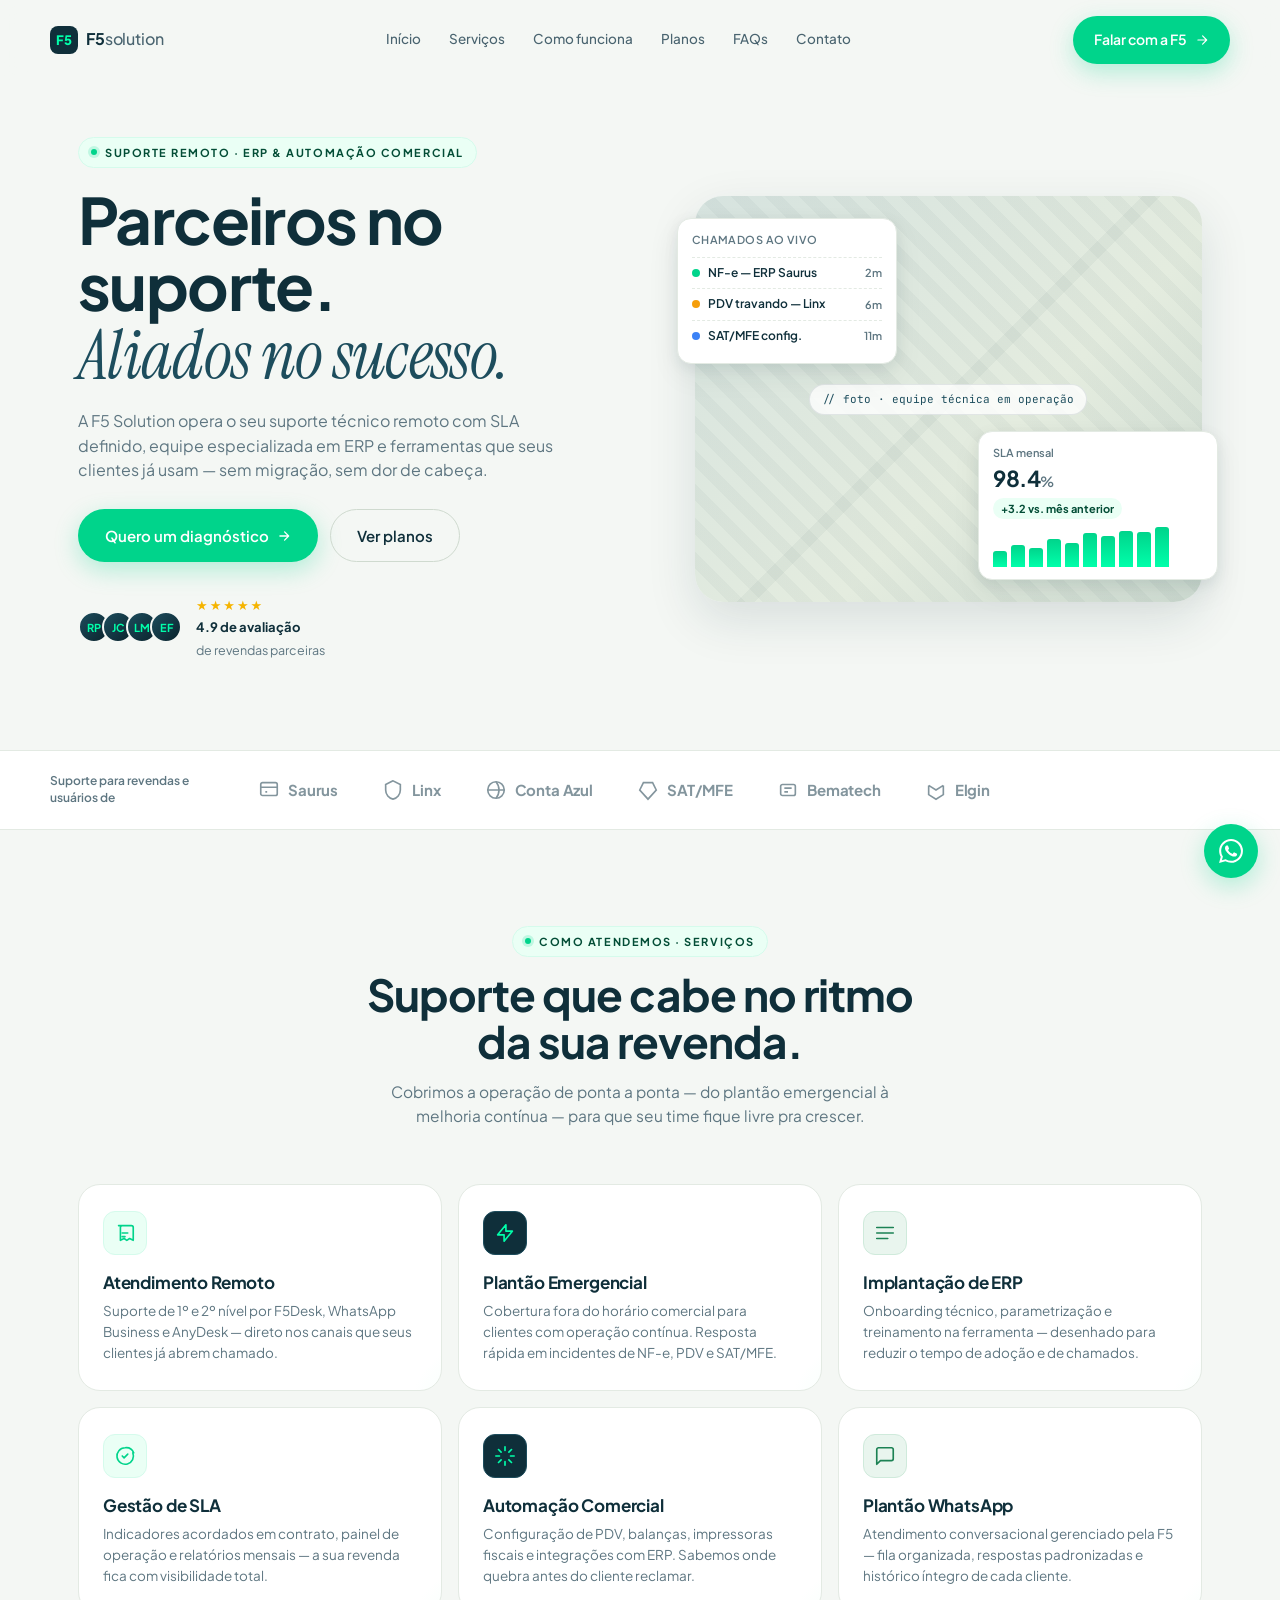
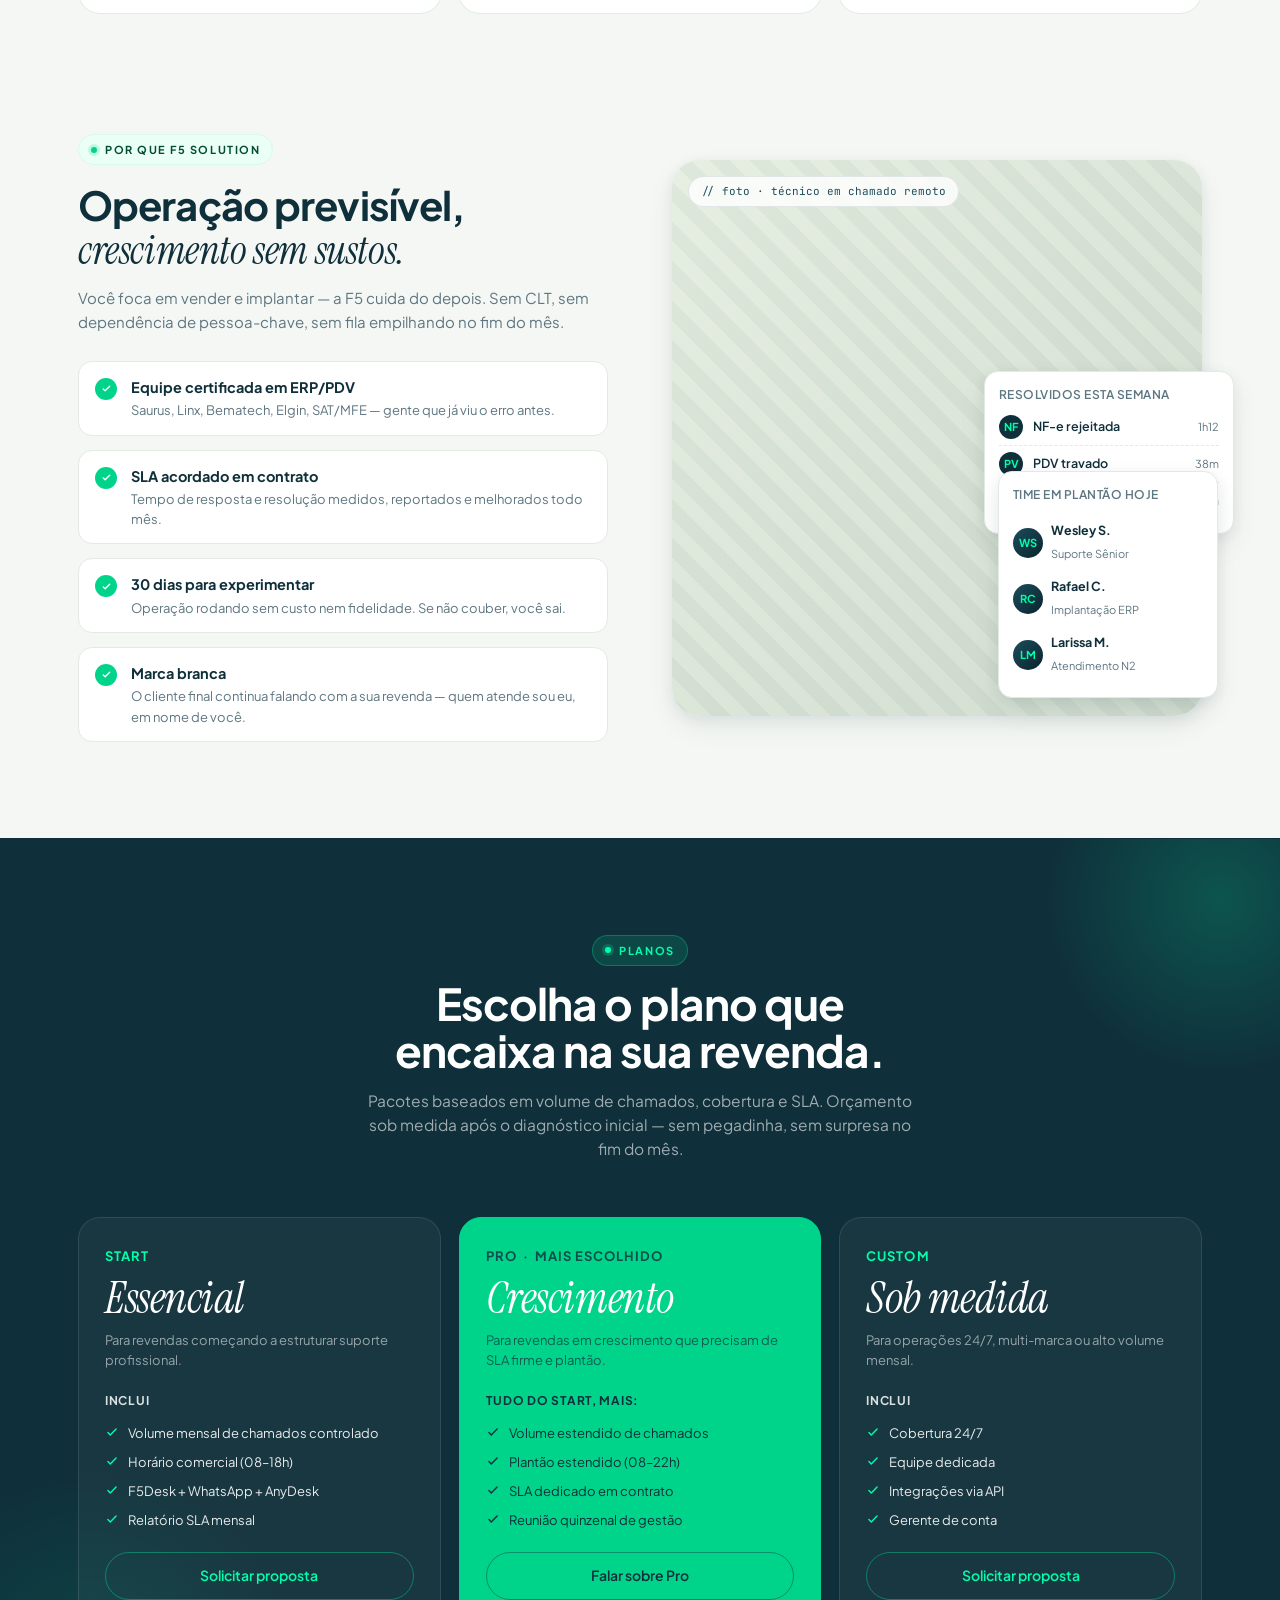
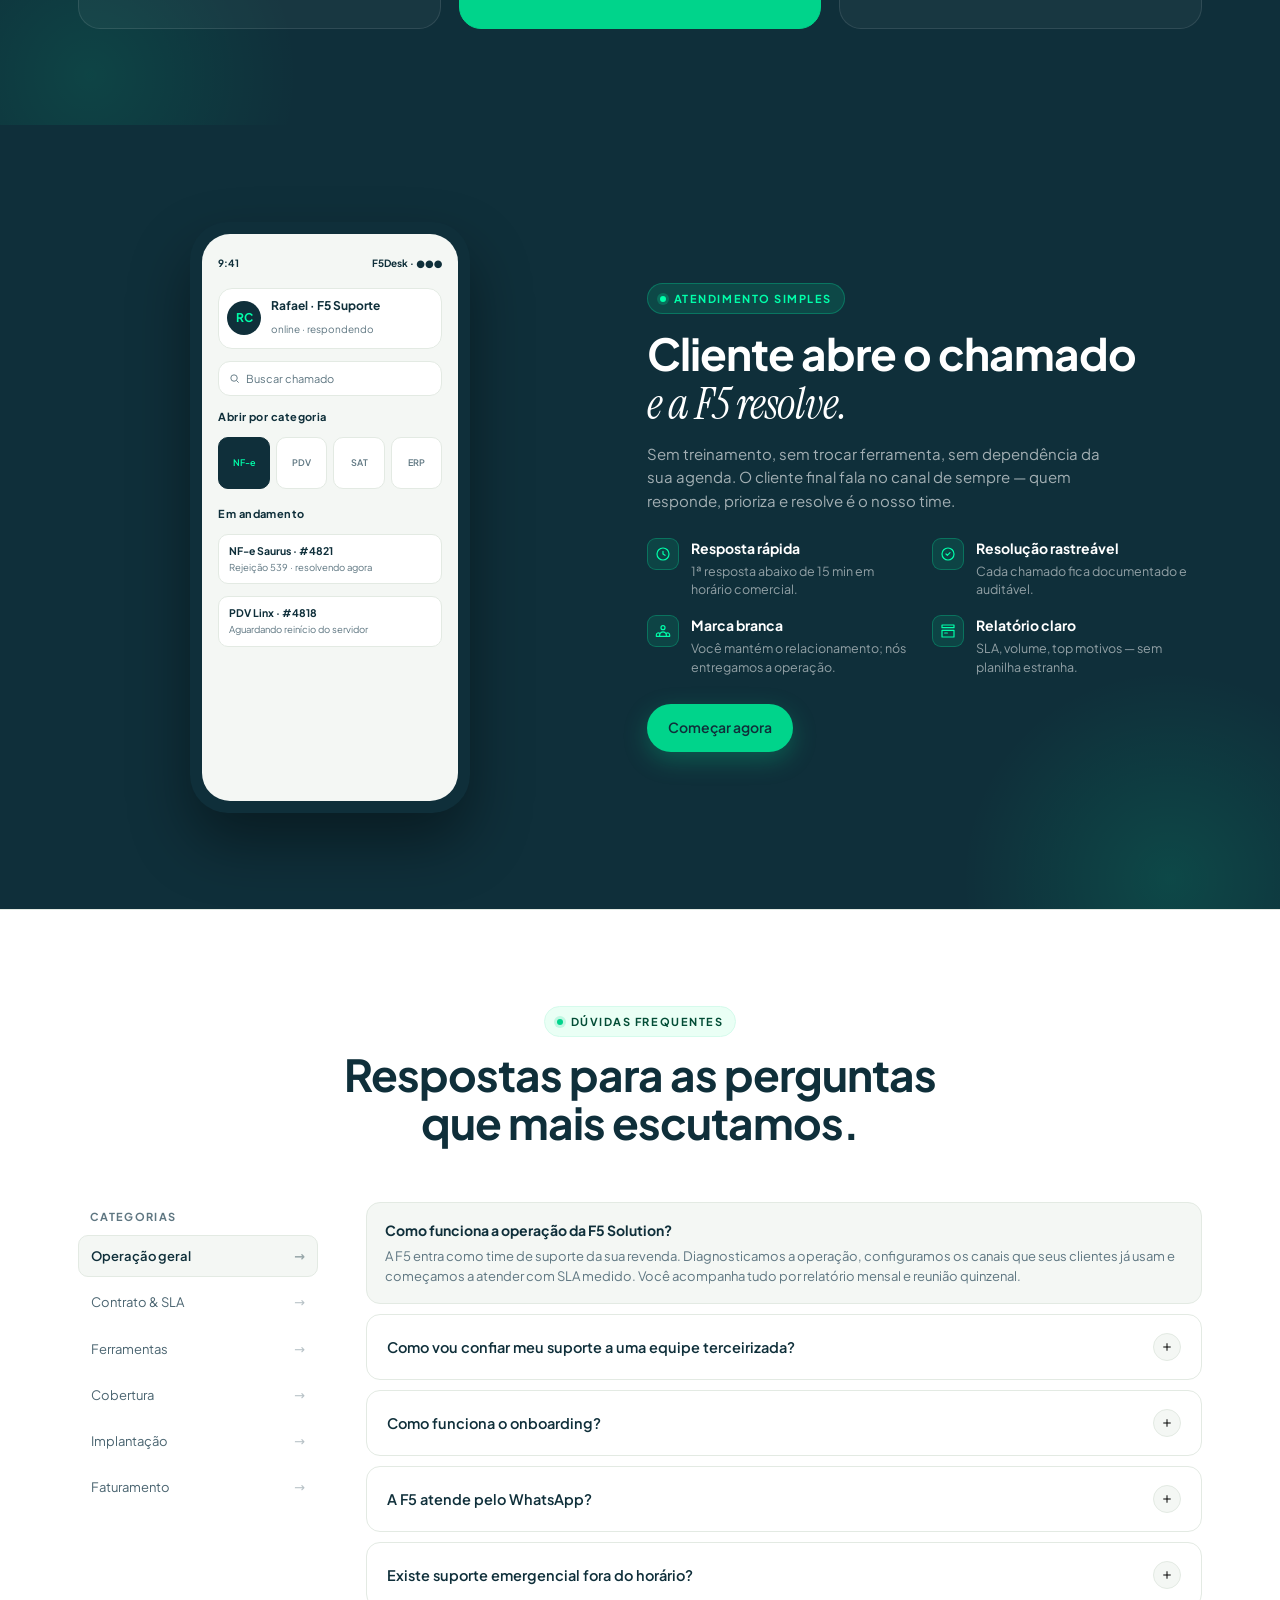
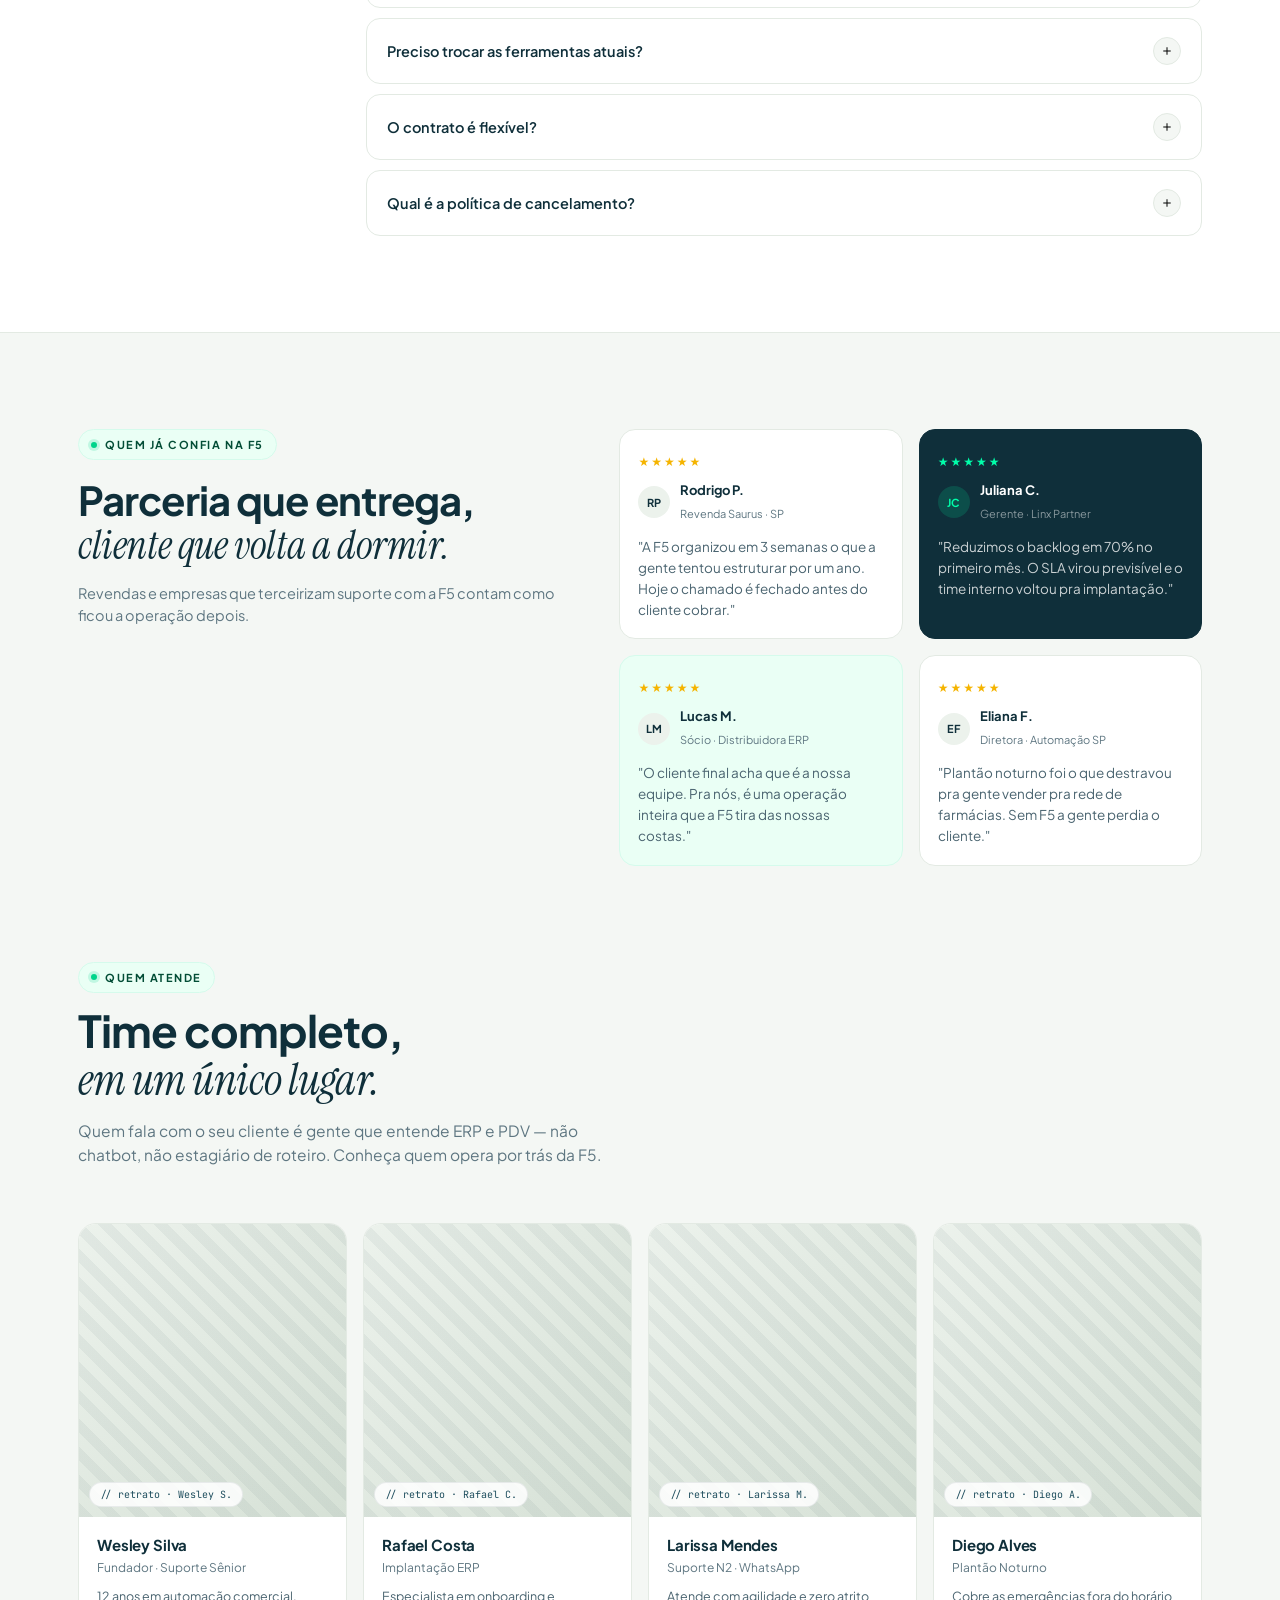
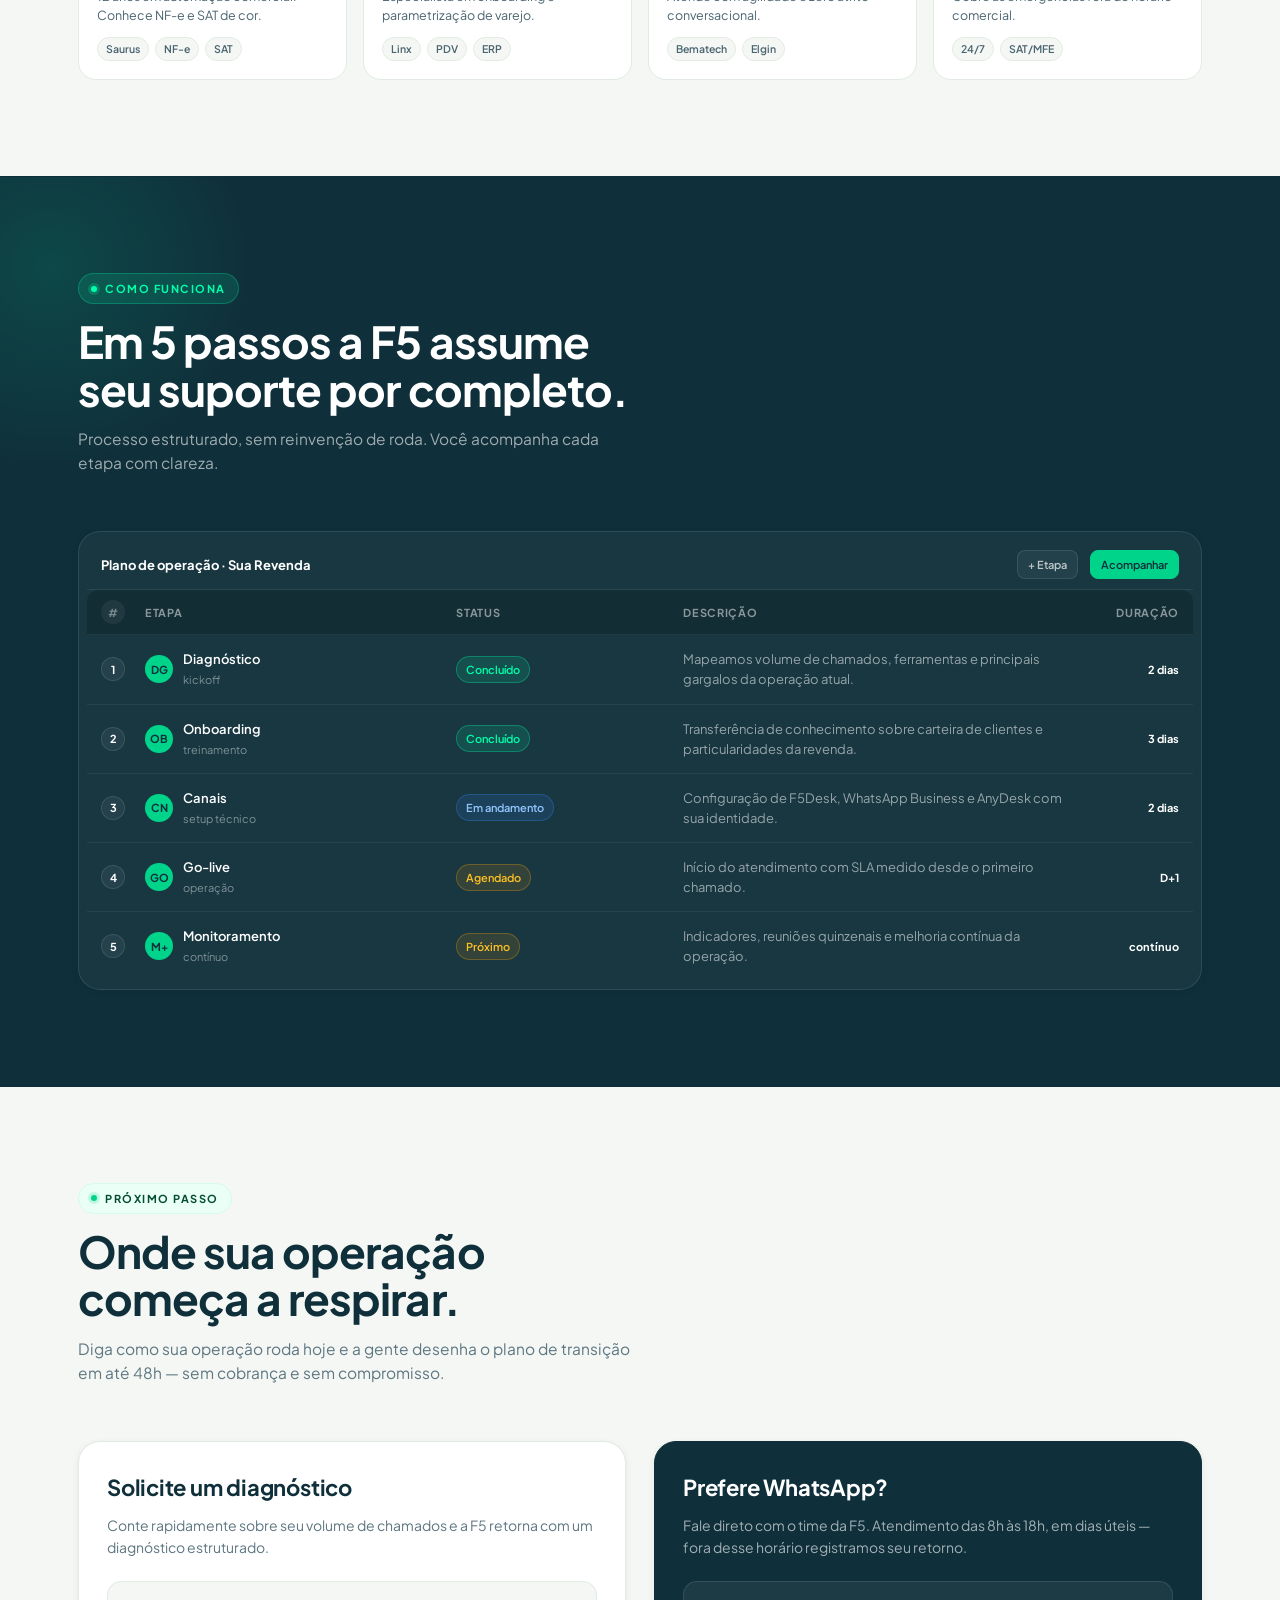
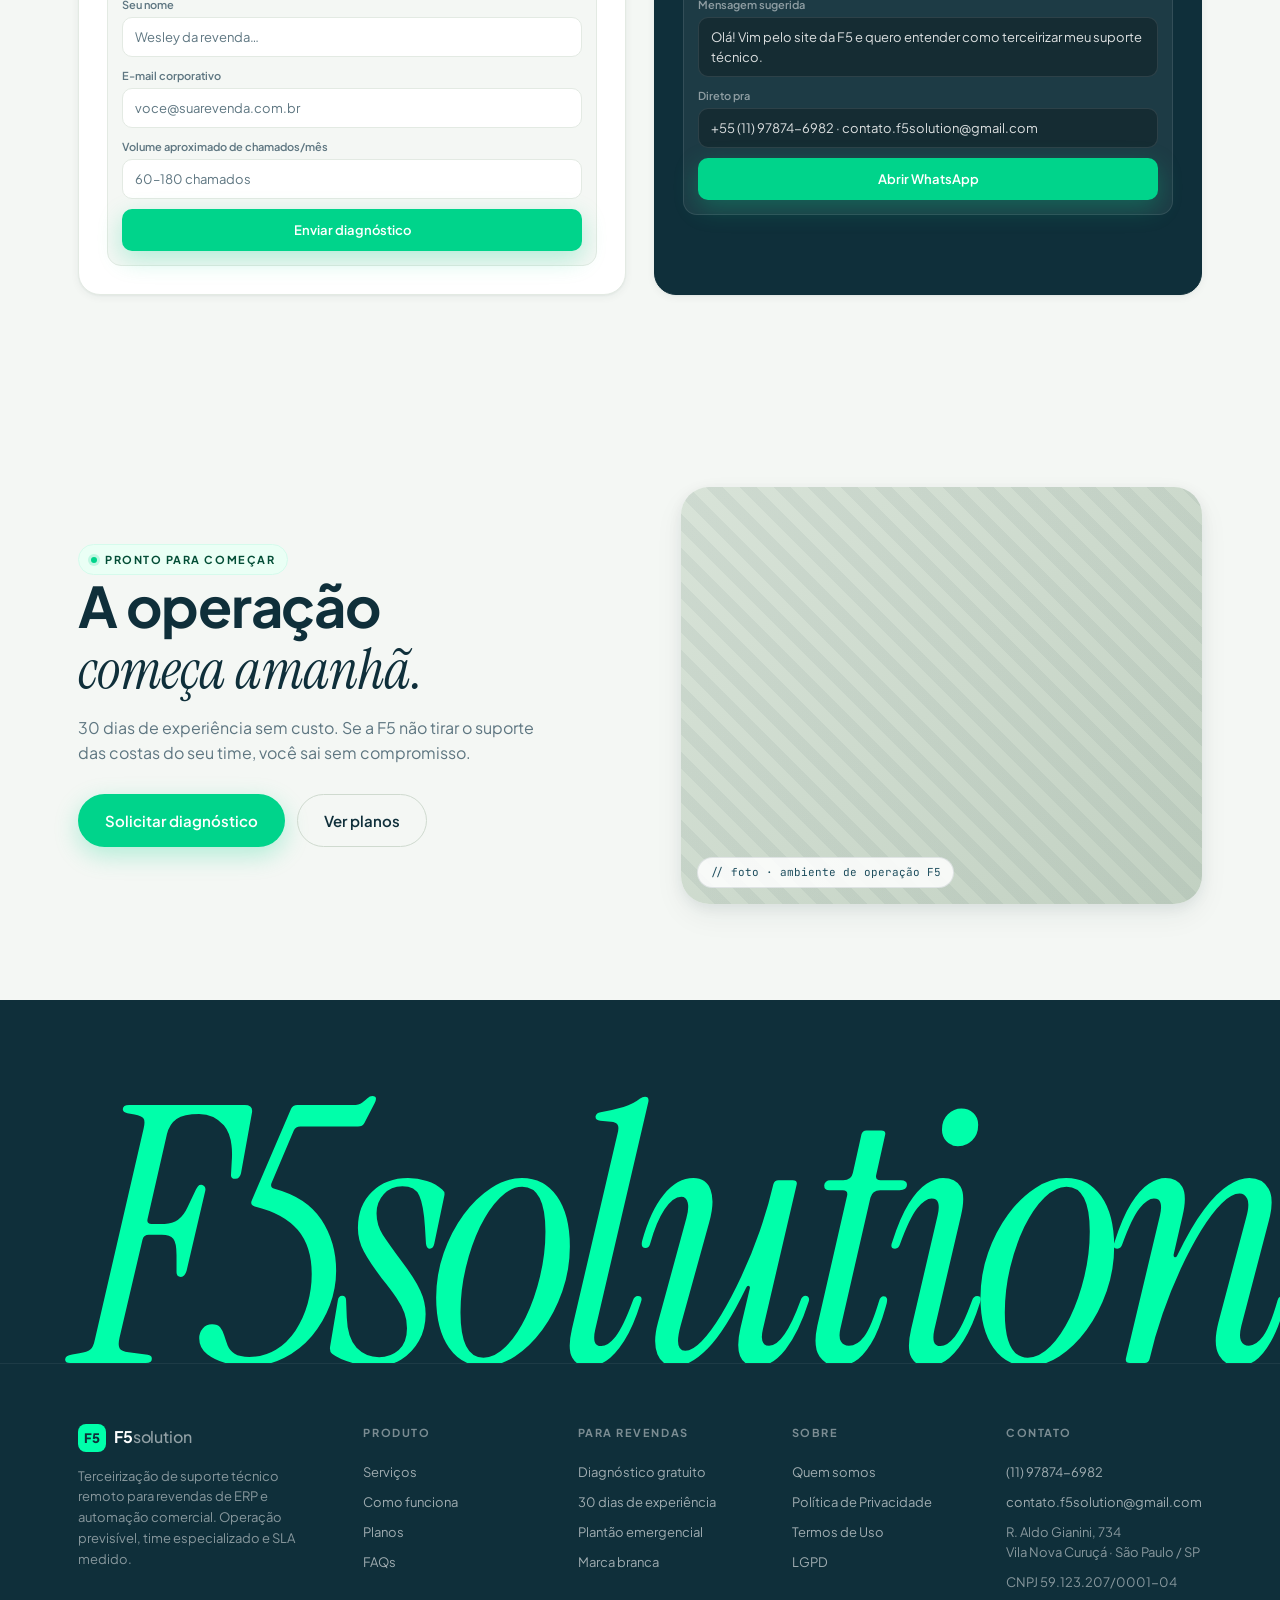
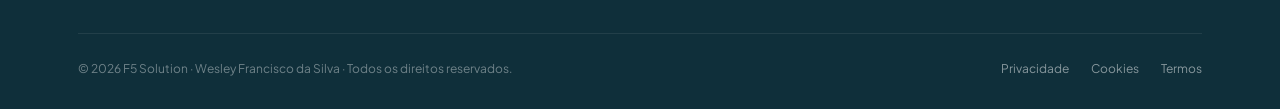
<file: standalone.html>
<!DOCTYPE html>
<html>
<head>
  <meta charset="utf-8">
  <title>F5 Solution — Suporte Remoto para ERP e Automação Comercial</title>
  <style>
    * { margin: 0; padding: 0; box-sizing: border-box; }
    body { background: #0f2f3a; display: flex; align-items: center; justify-content: center; min-height: 100vh; font-family: -apple-system, BlinkMacSystemFont, sans-serif; }
    #__bundler_loading { position: fixed; bottom: 20px; right: 20px; font: 13px/1.4 -apple-system, BlinkMacSystemFont, sans-serif; color: #666; background: #fff; padding: 8px 14px; border-radius: 8px; box-shadow: 0 1px 4px rgba(0,0,0,0.12); z-index: 10000; }
    #__bundler_thumbnail { position: fixed; inset: 0; width: 100%; height: 100%; display: flex; align-items: center; justify-content: center; background: #0f2f3a; z-index: 9999; }
    #__bundler_thumbnail svg { width: 100%; height: 100%; object-fit: contain; }
    #__bundler_placeholder { color: #999; font-size: 14px; }
  </style>
  <noscript>
    <style>#__bundler_loading { display: none; }</style>
    <div style="position:fixed;bottom:12px;left:12px;font:13px/1.4 -apple-system,BlinkMacSystemFont,sans-serif;color:#999;background:rgba(255,255,255,0.9);padding:6px 12px;border-radius:6px;box-shadow:0 1px 4px rgba(0,0,0,0.08);z-index:10000;">
      This page requires JavaScript to display.
    </div>
  </noscript>
</head>
<body>
  <div id="__bundler_thumbnail">
  <svg viewBox="0 0 1200 800" xmlns="http://www.w3.org/2000/svg">
    <rect width="1200" height="800" fill="#0f2f3a"></rect>
    <g transform="translate(600 400)">
      <rect x="-160" y="-160" width="320" height="320" rx="56" fill="#00ffaa"></rect>
      <text x="0" y="42" font-family="'Plus Jakarta Sans', system-ui, sans-serif" font-size="200" font-weight="800" fill="#0f2f3a" text-anchor="middle" letter-spacing="-8">F5</text>
    </g>
    <text x="600" y="640" font-family="'Plus Jakarta Sans', system-ui, sans-serif" font-size="40" font-weight="600" fill="#00ffaa" text-anchor="middle" letter-spacing="2">SOLUTION</text>
  </svg>
</div>
  <div id="__bundler_loading">Unpacking...</div>

  <script>
    
document.addEventListener('DOMContentLoaded', async function() {
  const loading = document.getElementById('__bundler_loading');
  function setStatus(msg) { if (loading) loading.textContent = msg; }

  // Error sink persists across replaceWith since it's on window, not the DOM.
  window.addEventListener('error', function(e) {
    var p = document.body || document.documentElement;
    var d = document.getElementById('__bundler_err') || p.appendChild(document.createElement('div'));
    d.id = '__bundler_err';
    d.style.cssText = 'position:fixed;bottom:12px;left:12px;right:12px;font:12px/1.4 ui-monospace,monospace;background:#2a1215;color:#ff8a80;padding:10px 14px;border-radius:8px;border:1px solid #5c2b2e;z-index:99999;white-space:pre-wrap;max-height:40vh;overflow:auto';
    d.textContent = (d.textContent ? d.textContent + String.fromCharCode(10) : '') +
      '[bundle] ' + (e.message || e.type) +
      (e.filename ? ' (' + e.filename.slice(0, 60) + ':' + e.lineno + ')' : '');
  }, true);

  try {
    const manifestEl = document.querySelector('script[type="__bundler/manifest"]');
    const templateEl = document.querySelector('script[type="__bundler/template"]');
    if (!manifestEl || !templateEl) {
      setStatus('Error: missing bundle data');
      console.error('[bundler] Missing script tags — manifestEl:', !!manifestEl, 'templateEl:', !!templateEl);
      return;
    }

    const manifest = JSON.parse(manifestEl.textContent);
    let template = JSON.parse(templateEl.textContent);

    const uuids = Object.keys(manifest);
    setStatus('Unpacking ' + uuids.length + ' assets...');

    const blobUrls = {};
    await Promise.all(uuids.map(async (uuid) => {
      const entry = manifest[uuid];
      try {
        const binaryStr = atob(entry.data);
        const bytes = new Uint8Array(binaryStr.length);
        for (let i = 0; i < binaryStr.length; i++) bytes[i] = binaryStr.charCodeAt(i);

        let finalBytes = bytes;
        if (entry.compressed) {
          if (typeof DecompressionStream !== 'undefined') {
            const ds = new DecompressionStream('gzip');
            const writer = ds.writable.getWriter();
            const reader = ds.readable.getReader();
            writer.write(bytes);
            writer.close();
            const chunks = [];
            let totalLen = 0;
            while (true) {
              const { done, value } = await reader.read();
              if (done) break;
              chunks.push(value);
              totalLen += value.length;
            }
            finalBytes = new Uint8Array(totalLen);
            let offset = 0;
            for (const chunk of chunks) { finalBytes.set(chunk, offset); offset += chunk.length; }
          } else {
            console.warn('DecompressionStream not available, asset ' + uuid + ' may not render');
          }
        }

        blobUrls[uuid] = URL.createObjectURL(new Blob([finalBytes], { type: entry.mime }));
      } catch (err) {
        console.error('Failed to decode asset ' + uuid + ':', err);
        blobUrls[uuid] = URL.createObjectURL(new Blob([], { type: entry.mime }));
      }
    }));

    const extResEl = document.querySelector('script[type="__bundler/ext_resources"]');
    const extResources = extResEl ? JSON.parse(extResEl.textContent) : [];
    const resourceMap = {};
    for (const entry of extResources) {
      if (blobUrls[entry.uuid]) resourceMap[entry.id] = blobUrls[entry.uuid];
    }

    setStatus('Rendering...');
    for (const uuid of uuids) template = template.split(uuid).join(blobUrls[uuid]);

    // Strip integrity + crossorigin — blob URLs from a file:// document inherit
    // a null origin, so crossorigin forces a CORS fetch that SRI then rejects.
    // The manifest bytes are ours; SRI protects against CDN compromise, not this.
    template = template.replace(/\s+integrity="[^"]*"/gi, '').replace(/\s+crossorigin="[^"]*"/gi, '');

    const resourceScript = '<script>window.__resources = ' +
      JSON.stringify(resourceMap).split('</' + 'script>').join('<\\/' + 'script>') +
      ';</' + 'script>';
    // Inject after <head> so the DOCTYPE stays first; prepending the script
    // would push the parser into quirks mode. DOMParser always emits a <head>
    // (synthesizing one if the source HTML omitted it) but may carry
    // attributes through, so match the full opening tag. slice() rather than
    // replace() keeps us clear of $-pattern substitution in resourceScript.
    const headOpen = template.match(/<head[^>]*>/i);
    if (headOpen) {
      const i = headOpen.index + headOpen[0].length;
      template = template.slice(0, i) + resourceScript + template.slice(i);
    }

    // Parse the template and swap the root element. Scripts inserted via
    // DOMParser/replaceWith are inert per spec — re-create each with
    // createElement so they execute, awaiting onload for src scripts to
    // preserve ordering (React before ReactDOM before Babel before text/babel).
    const doc = new DOMParser().parseFromString(template, 'text/html');
    document.documentElement.replaceWith(doc.documentElement);
    const dead = Array.from(document.scripts);
    for (const old of dead) {
      const s = document.createElement('script');
      for (const a of old.attributes) s.setAttribute(a.name, a.value);
      s.textContent = old.textContent;
      // text/babel scripts with a src: fetch and inline. transformScriptTags
      // does XHR against the src, but blob:null/ from a file:// origin is
      // silently dropped. Inlining makes it a plain inline babel script,
      // which transformScriptTags handles unconditionally.
      if ((s.type === 'text/babel' || s.type === 'text/jsx') && s.src) {
        const r = await fetch(s.src);
        s.textContent = await r.text();
        s.removeAttribute('src');
      }
      const p = s.src ? new Promise(function(r) { s.onload = s.onerror = r; }) : null;
      old.replaceWith(s);
      if (p) await p;
    }
    // Babel standalone auto-transforms type=text/babel on DOMContentLoaded,
    // which fired before we swapped the document. Trigger manually if present.
    if (window.Babel && typeof window.Babel.transformScriptTags === 'function') {
      window.Babel.transformScriptTags();
    }
  } catch (err) {
    setStatus('Error unpacking: ' + err.message);
    console.error('Bundle unpack error:', err);
  }
});

  </script>

  <script type="__bundler/manifest">
{"4a251a26-6859-42d6-8bb2-a65102c983c3":{"mime":"font/woff2","compressed":false,"data":"d09GMgABAAAAADBgABEAAAAAcQwAAC//AAEAAAAAAAAAAAAAAAAAAAAAAAAAAAAAGoIMG512HIF8BmAAhAgINAmcDBEICoGCZPAZC4JaAAE2AiQDhTAEIAWFIAeKCwyBJxtCZSVsXGUMzgMwBXxdDqOQchSJItg4ACjN2eL/T0k6hgymDYZee/aCjEykyDKNqaL8lXalVyTLSaawQVpFAWrt9216BeFPw8R1T6M/3zD69HQEpDuWFlj9lj+eKFsGUndNe7xucC0GqicaDvs8lrHL/xr+k2CirynT6Am2HwELRNO2jSpseaaiMVZk5yM09knuz/Pb/HPuCx4IDwMLHXsWolOsnOImZqKNiLEhWJiLchFt1I+Kxc9wUf6IhH+Cg/nuHwehBRoGoNFGOoQdVLGW3bMfYCW+YhyR0Ag2kqUBtD7yanmef//i3eeOvuVAqtKlArF6GBWACp7nhosEBXXbp/Qpn/+fTvv7ZkYjMFLAjJLMshU7iIvUNHu2zu+abNFt2f8ht/c9vhdaPzieSsVtgxxPYlvFRvE1WU+exXkeEyEw92huKdP+Qwok8krHRCY3EUHcf1Xbf+8320HKBfrEuASG9WRKm07RHpnW/wJGFO1fW8pFlbACo/zwPW2ADBvSkRH0g5JvfUXtolZXjdY8qJtlHiRaiVgVMb84vpsNT9v8xndJHyVSeZSkVA0b0A0xljrmss11uS77R7rtZ0UB/ENBeu2krsDyQr7ha77OToM+tWbJ8qX4LdvTn+jtLhDtsIz0j09LTwaDm2TFYZg8HmzYvl9bOuQ/NJlO50hdvQSGtOC7Fc8XIrkBUa2cTd9k8/EOvx2JcVgdVK75X2EphHBIFMIgjEAYy5WpVjq9vSsu5EEjY6ngnAsy4pzn/fvIuSBZzOxid2cAkFiAFuIRAGVJyiyoq4PINzAUi4J0Vc566AzNWereOh/aIP/I+OzT3NjwgzD6+P3eZbPZ/KuzR52luObUyDh5JaFNRtGaphu7cpGOh3E8ZGnCID02lllGEXPctCGIdB+fNbXUMGRa2cBQaIaRCR1B6wTBp5T/lXbZZg3SU+EgJhshWWT6eN5nQARv+6/9LmqIhTgSSIaHnLlB7jwhpSWQQID8BUHBQqAw4VCEKChGPJQkGUqlg1bQQ9lyoXyFULEyqEIVZFAD1WmEmrVAZh2QhQWy6oH62KEhw9CotdB6m6AtxqBtdkF77IcOOgQdcQw66STKaWdQpkyjzJtHQQiAgxgnTfOL3yMACY0iZM1aQQXwJx/0W4FHAwCHQ33L/HDSSa8VhOP9BspTVl/XoNCPwP9w5zuqsZ8Fh+UMSbRFwfo3QvGkGIFUvLiSwkRkEiYvb8E4ZxEmId/DxOUlDGBmAcwUgBkHMCMAZlB86J8iDjak1J9Q/S1Sltrne3MX8vEHBW/NlcdLgHiOJ3io7tm7doqzHK+DgLqYc+ucHal+rGyoDoA68uDBbR87alNlVtpmIsCsNqWNYwSDqk/xFDcgU/Ivv2/+CPiRr/mU93mvvcFL9UxP9Qj3Mbc5Abi5PVDXtr+dbGFdDQHkTE6uY9OcWioWRWDD8SqwpM1jRk1KYFSbXgC9WpfWHNqH/+Cv+D1fcpurmx8B3uE1XuCp9sjgvi8AE5kLMPFzECvVCfFKPtVLvihnS3EZ5P8WzJC1ao4A64YsXHjZcultY0/j0i9Cp7lMVG2mIunTaSm6zv7uUrkgY379eu2ey5So8Xf/s8Oec+DS67XGxH/MqeAJZkEX1cRW6mq9P6BZDU2sMk1QY49iG2RXwzq37K7jOVCP3Z/[base64]/Ogl9YJDOZC1phX0M4si7CU/+cqSu87XMKVBnd3CiBB3IJMUftWzPZyS0P2KmcYw8bHEhpdsAUzUtzyswLIGUycGoVmgWzBZvg5qqHc85zmGTI4Ul3KdzSTN3/JbHuy9RcnZzuEp2ISEkRQt9avGPREt3rmgyek9E1aJxSoWh0hremUq+BWP+7/6c2eIdWODJMgFf0aPSYYYld1KFJWN+bheNdGd3gtWfC287d6mhbZRUwD/[base64]/CTnbEcIPXaegb/0RERGBtHdAu+jUyHQenv0YQC7M0D75P26c0jSiTjjvTykAG/ovFF4l2EgY9j91/f8QoD6deAAOAQBsk3cYVQoQoGxFFth76fz6sbSCDoMQZDjvxYjQTR8DDHaZkcaYYJo5FlpqnUbNrvOtfJKQi11bpGiKU72qzqp+cTgg6S0D2Ak9VKk2VK3RxptkhnmWWGGjra7yzbwuXqBq8AA/3+b3Vbefl+F91P9nfxeHk6E0jA8HgVs3QBogDzNZjlqtrLr1GjBkxBbub+C4k+bc5wGfWED+H/oDAFcBMEpRirHKcCpIVBGrJGPAq+GqgYt6bho5q+OumacWHoy8mPhqt0QHH0ptBBb+rAJ1C2ATpEewPiHsNPqFGhBuWJghEUZFWSvSGjHWi7NRrA2SbJFmh1Tb6Oyy3Hbpdlppr2wH5ch3RKFjChxFKxFvk2Rj9PZbYY9M++Q61NuZC/HKKO/cvS+i5dKLycLEx0fIdEs0QdyHvgKrV/Anq5R3vwKHh6y+xDHy/TNZpGtNNH0ZyZGxlnhFuNJrQXKjdyQwW8eODGLFOnKgOeVbtyZ8lxEiOnde2FbXl1LfdXPvBPT6PpZuaiiuT1rW6zF65hYP7Jy79W9Prh9gc4lvIxpxbEqIq3CsbVyZWiJcPBljIC1I4sayV9SgAf8ZivKrraqP/VGfsguWPHTnd+hxm/xkvLp+sZ3Fof2z235RFJJMDavZmNJcUpd36cm/1TBGfk4PxLCjzrMU3PgpmcRsjqodI5AFvRwRN4E4vbOtapks7aXvnaWroIzoHuBKkc+qTVJSqvpB9OVknOLVUQH6oIjUgCq3AlX31ESLsbazozrKoGtEsrOoc48l1OmgcYJ+9bu1I0llZltecSJn/[base64]/KE7P+RHLUAjDpkUgsWlJ9eqPFMFGEBXuBYffo0++ePidVj3iZ3JtEaOLGhPceBhJ92KRWossN/tc5fKKOcRTEOo6JL4lIUmIkJXGSlgTJSArZkSTZlVSyJ2lkX9IPbUCSUJKyru4FQUX6qJkTOzaXlMXl35qtsrL8d61lMcE5vV1EaucPlOR4CTnIQh4MCmBQBIMSGJTBoAIGVTCogUEdrKMN1HlLOmmRyYquIaIb2RRVtgs3owt2kp0ZL+gBGBZOaUrSnLT3/tNxAwHp6/ep4h91Zbcp9mZF0e1+eKu+ikGQ1oGyYwh8sr9thAmygU5znJQWFZxdiPjZjpb+TebKUGMeXysmUGPoRTPh1q8gRwvVndrRZkiSOOrKHKMwiT9Dxa1EoWaWLefnoV+dCeHIYG+m+9ZW2r75OrsnIOJM7BERN7Z46OKVNT3sHOe2A3W2h12ZxlBJXULpnqcV/[base64]/[base64]/ZSxME68PEIPp7AxzP4eKG9dJWUbhLSXXLVA0VL4iieUxHao/wCh79Dzzpwrc97CEryVcCfAvk3SeSyYVA+DMkXw4S9wojxSkYVJGsUtNfuZcE6OVgvBxvkYKNByCYFyWYF7S0oA2My2CqDbTLYbhCyQ0GyU8GOXfoRp/PtSz9EEYzQBYXRjEwikDQ1hXRDXPtQobx+1ZZdggwAwupvybvnHq8r7g9ABZD2BviPAHMkQB0PuF4BBKkuFawCc8fA+ZznI0OCsqshQ05ePvMuP02+H5D800eWWaUGaZ1Hdj/ZVdfxal7jAOgJoub8Pw2db+guUGaCSAEuIyq904Bc3qit8NYwaCHU5XJaFoaMJF1jo0fpUiyE02tQufw2pBeRWvw+Gm6wm5x+ZwJllYonUDqdvb38YlTbeSg+j96F/uBSXPBXIi7ju5ijAISqTc/3/LWkKJjLx2QKiHfuRKJaFLpQOlRt/OVuuJFJGLr+neq0BTinW9LXD6iRkKts2yItPDBwLekKN7kkVSPQ3BY5bNXTXmTxOBMgma6BjoRY6HZSREB8qTYurSy/tTMiEeKSjdhuvC0JQiK6PrupZ6xxqVpOJAoMTR6KnFc1IpmefdFXDv9OCo2+BjTFXapLOrp60WZ82e417MQY4nl788kY1zyL4GIh/opxX3wAQjOnaqQWNfe9wJ6xfEY0apLCM4Y7HW8ai6XAlMa5pWzWiEIcYRFyw+n8EsNZjuY2F03StPLnOUkaC9Afg2VJY25B9KoMQlFm65W/[base64]/wtDZJiDLNJDtT6/825ak9pw5YPLIJ5SPs3hLh3UcwLSlruNqJmzZWiT9rsjcdDRsbLL6cx9D1nYnDA17Q2zPnLGhR+Q6iUu7RjCDNus35GdjhCLFOhYQW3KGldLrcjEc6+28LdV9mEx6JebmyIvU4b7wylpbfBzwcaWCbI6i/ZytJjFOEiU0o3heaOEkp3Nbu7ArmyjLZWrCLTbGADItt0ha8UWC8tUMm/wEawDBHd6TtFR5yBGkvHL640ehPfYpXJYl8mUzR2hkQdqGEZYyLVbkceIaVeMs3oayQf0w82fuXpauq8cgSMwmVlx6HWgNU34pVpuL8OXHRuqUimr0ChnSLYAo5Iu8MUH5sd5wwX3njOyOWdT8wf2YBYsi1jPsvJSKZYmPh6uixPHzna20TQUum47uuUOZKL/Nq+NtAu4LRaltYnO9nSRbeas7ya41kOS4g6GvowURolXHq+zmLKLv3RGKgXRduzLL+fZovPR28+5/Jt4NOwbJwW9uIthcX0IOSJcL81NAWNlm4O/I0spoNeaQXFoNcsR7tQ/P2ajzZBHkcF2qzVgQuyluwdfWL1v8UOGEYdT/UPTlrLObnx9MYEOce6XyoX9ebnePBXf4cfDHWKqTBooaCdSeOt55gDPLgmafXpIuqNEmXVZxT3BqHDZ3jUypAzaO1WvpisbPX4S2KwV8CDGACFrm8/DR4vNVLXvCcTTheenJUQXvMtKeMnR9mgVTdYAWuJzOTvSF9cFDkOeEw5ey3UFySh4tpza20+WYg2t/wUmpLD9zmtRonB3IrD5pFr0kTOqqn4vrt4z2VZpwBpDxSWwNSpaDtRtkRRfTvqa/qUnOluyuUetafAZMo6hURp+b5LaLrFNQsnFkvt2bEjW3LkT0g8G+6Xd9z6npcCto4kXQDr+090XwlYFXkOrHzPxknPpSz8ztSV+6QeW/LwR8/bMUjEEYf5NAbnyxeXKYHzywDNAzXd1Bbrs3sZkaOlNQGsIKCJfSKXcZCLx79xxXQBrzCE9Zn7mTo7S8jm+TpQlvSk6Hsk8/J/9zIPUFd0z/ojo6jyzv2m/jtP8D9uSfQfzddHT/zyOb3lbZzb2i+6OVktXX7AWet54cVYOOn2fO8+eO9U27n4X7T01/[base64]/mxsgsChpdKQ1fiMrV9nv0HEi/X+5LVCCXHKf8ggKJYXoJjoZKuv5a+by47q0+trEaoActwFfdDAMDXYPL0Td02fre9K5lb6I/p36vaYBQeFjAUQwsaa1WGSrMnrW8vnYO3SuYH5lnFrNNRb4WnTZdNwOXrH5fByIcfpm5FXH/xC/m7jrjD1DD3RY8ns1uHHOMRhL4k9b/PavmI1RI51dz9AoIyx/jq/4tswkMszw+Oat1JMqlWP4vEHqOSHzHrbt4MQ/8FnBT23r4dU3gCnPCIaO0lIPGHmw9A5rVSksvqZjNeTvRjzK83X/uC65rtmC5Y2bmtVvDrc1SOID/uS/4Q8VE5G6s+Kjprl70EIbRrPIz+YP7oXeL4Qw/XdU6re/ZMeIQ99Es/cj/SZ91fT3CG9dmjd/v0j1h3Ry89DaMMlYoxjct13DMPp/73e41L/VJlnevEkmi0VMf9g3Sh/eJX/B9W9sfb4xcmmyIaCV98d0Gb7UCw3Xmgx++Fhb1zLMsB5t9bXgRYK4rmPrN0eIKvpe6mavkTL547PrfPETmRTt9W86nTedH1xQREyT3a/UcBm9Zap/Irhn7O2tK9a17UAMAPr8lipewGjPmEaBWOaAbVV724PXLhD3fgJCNV3bboPVCb7V5XKdmZsqa2LWs1aVO61n/+PEWswtdh3KQ8XHR65vXHggRgL9BWFefd6vW0gqgzuX6KPNw//gKM0l6B+u/p0+4ajTKqtdkaJ1cI60HqIRvZ4VjFBmOHVjwK8OODay1TbPZml9MeiAQOWz95LADAdVD69ax/Ixqe4LgfhrIo+WlbwutM1Ef0xqmDalOrVaOqrrf4p7z2lk2wV4sgtKLCenmDQ/1zA1/4SyfvD9tss9uabSoPAlAOdFHesoiGx+uS4GihsloZMpgdVTa3eWbPT3fu3OONWVwNGWLW4m/MzFxR/pKYeZ0a8cyZ5o6GmwKC8MTEH7b5AbMuVWuOBXEY/umQxWfdVk1ec5PW20WVv1ajeMA8VkWDLh4Wvy/+/DMKPSYaE3CslFucMEdI5tfkturIc9LPTsMozQ0+APYqS1n2rc5n63R1GHlxNESNvLxc9Cpn2hOsS9Oq2u99vDD1IkwZL9mDwfBPSxWPUCcrO3++FldHXgoVtcNFGmQkMUAmlhcVLUdnz7gsQTlQcrqMFWIOEzFR/B407Ewet9OjaMFxZPaZ2yqtTZ43McwYfrGXyN8Ejzi9y23cngO3IYTeRoMR8+l31udHNjjoETT/AjTkeOvxd7DCS/ViHEFM6TGnbpFrY6AhH2dxHEY+/Mzis9q+1hVqq8pNt35ePAIhjAsyGDWZ89iBDxCns4Z+0QRmhF6EEdoeHkIKzrz4wKKHKSee8Dt+tt4I6PgIoIwLHABMfOGOsf64E2TJhF4a3tsCU3Iqz73J28VgYED0Lt61EyPFmsACfaXifs3keVBxjlNhdugH/1NkgHy9xyVa4pgdq6s1qJhlgwYKJTP4BgUjM114QMapYQS0cImbw2j115MqcfCJx4jeIPushrrb3IHEZuOc0ulSr45/MrZOO4s3zyoDmZ3AEc/Gw9qenFzGS5qgMIvD7wuHkbKiGFnFKj0U2VK6qKIrpfLF+VUahMLVH4pJx0xLmoDCnB8WgfcNg6g/Y+cLL30g4A7HLcKWl6CGnW12ySG48fSNrY01L52Suglo+CLRokdgDYcHH1ms6au5YLUL5nE0sKvzBZX/acztATZ/qjpk6M2fk/XrjDvUpC+zKFpFayikUEtcc6TKWLRbDVE0hGhKtilbQGwxvpCOaBs1WokwHHbNt7S8Xpd0qWX2UEJ7QXvxwUFele4Af2Hwqsxubcm4HJxfR5uLKoXsdiZzCh17cgAhnnD6puy1GtUNsYo3mU+1rvzirb8bRUuvqEy+6GwF8Y/hsre4U9JisRxQitZImgWEKswb9JPAPyqJ8t9b0yJFQ00QyN3/VUsufocTHRVt9hVk3zUtosX1/bEuoHbDiQO/OA34GJTFClUy3vo5XyHAqiRz76exGtgJLQx0HEZYV/1sy9MtzG1uAiqbdVlRKsp1SIYuJjzRHJVxXpnwwNTp7IipRsSWzd2uWGFLrWjzMMSzvlvdydBmWpv+MYxgwlITj89+GMlPp4elr7F8cHd6QbkoZd9zjEq9fJCoPIYHtYgK1+/tNXW98NKHfO7wjPnt5RTM0LKdslgBx7uz0qUic9v06rJVh1z7j1upnFUgVgojhUVpa/YRtTPXm2K1T61QCqVNuUTC7aPrEof8aPcPe5yyApBj6LB+ElfvrmeXtQR5vEeqqXkuDoXs5Kvbdjn6+UmGLnLnUhYrlPXxtt+juvdZrDpOvmxzhavNsVLfe1YNXjkRxqvBe35j8aF3Fx5BvdqHi/y76CY7mZh6bAD44h2ZoGZlpLXBrlMmtTeVflz8rLlduM6/Pih6x3R/qrrIgHz7Jn1qKSZ7w2rBdW/eeibt/VndENVYZe+JPuWa1iLzlwLJJKahHWH3+cIILuLKFeI31JzX3jklwKX+2iqvwEjdpBVsDIMgodE9Uy5eK5LYv9z4vEQrD74abAfSxqdTcwxUJY6VHC6Rc6ycTl//8nAXGKguOkZl24lIen70CRpnJnuSBypx1zHC+vhbK8ESoOCHPquVrOvGOYYopoXxMJGuzJJyTvCPOgkjImbZnK2OlWQ/H9AialzfuvdmqZbs8sCUhIrfkGjVTOLkeAuI3iDXyukz0luA5uGP6sjnhOztnmE3XJwhXGPV0pUTaV+vA09X/UB+nqNv0roD0/LY7t2RTcK5Vu3EiyyVlPuKrVp+IG1V/SRSR4aeJ3qD7tbXhPivKQ9F8+Pu5zWFTEW8guww4h3QL2h8GZrQw7gEiWhrqGxRBRPrLumziZ05SbtOS5OwVFJTZ4VqS+aOTPe09mkVyyGMyiw6+Us4HpkxRuN/spQpvCsVQ1FGVFwj4gsb32ELUPdFdyqNhkfrFnxEWic3b5dK/PAhQzgmhR+eYBn0MoOz+zDW8UgLaw2T9y+btZol6/WrE4/KH1n5/4UqE99RvYyHp2i4+ullC1aWQL8xzuQQ1S7keOcoiyXDqdG3GecLnhroGJw0Y8KD0QtRtssWn/ww9sG/m2/d8qtPGS78SJ92kXI+8efq1U/tXv0WzsTXTFmdieXe7ExxeJF79+XBQIbC9gtCQag8GiPpGILCHXp9VJlthihNqtZMzJE36TSpJUW1ImNCLS72PSUtUpRlJLLdF7hWNBA/X36ZLVC/2QwXT1GGImpO4eU7LAE3O8qzKavr9CgqMAgwBMGrVI/7iUGlKdTUlRqRW+eEJ5VwaP//[base64]/yGxLfTFlfkkhVj/wOd+rXy3NHmRqM85FqRrXnhinsIzP6o3gaT2m9cKethaVbS1mLdqO2nY0/IvoB9bcOhBo9kRLtCI9J+r+LEvpLLZGKTxrrJq2JQ0ER5DCk+Y0A+EZt8Lz5sOTHuXTnrUsO0rbWWhoZ8FseW3qbRSO0/Ipx7Uo4+XEKLgT433L6REpEW5rud44M43E+B/Lpw4H0OpGa+fSiwK1l+NtgDh1vJjuSPPj0CQm2uXM3njnD3KtDtY6IwAwH0w/jy01dJSr74fVNHty7urPdbXmEmkStm/7GBOzr+ferP6YVq9OFdKM4YAO6o2zNaLpghFxZoAY/5xmh2KdOPObGH9CzP1HsyPy5sBDraSZwE/E1sbEcBZnh5XTQ9Mg8VPUaXIldvMZD2K3OH82nzQWJT5tTz5grv11R6e74LA4M06M/7p7av+IUX0DkPbt/a3am5zt2Wve2TuZ09fcP+aASOB4DJBQjxXcs+7h0fX0bIuyP3nIiRYkVPc07gk4r56+ElHHD7C1Qp0Q9847eST28U/TbIOy62BGI/+IiA1vKr/uEdv+MB5ZIO5hTjRObmYsb/fgbVDnxao/FKrnimv2sdaPeo88ji04970hvSBP+zMZiohPJI6RiAyjocK7HrNT3AAgIZRnPgfK4kx/qsa+2ILmYuAxA/GbdkSoWp0bdIsbqHtYeQzsBDXkHXIvMFS3FbnyUN1hWpUEyAEIHxbVI2P4FxaTPvU0+h4nq+7zVQuo+Id85b3RpBv5ajTIEX+qRVRc7atWYy6YXTXlC9JkL5oghTaKu77UJKZCmkM7ml+Vb7XQsCHoeQFf4QSh+TabQp672kJam25/[base64]/CBv2wcNtNJBKkxFGE2YOoUQ6+DqqHxYvE9ga6DsYkqRg2ox2T3ErFQQMJBWMKuiPl7xwmVBE0vyBdOICHQVB+H/97YydRQzKuO7jAcpCnlYcjLTBITMOITknarmTN0MpM1tVj4/o4Gk9Ggl2+KjeIYeqrkKXecPPzrpWGenLFH3x93zdiwk7XsqFBt+Wnc3UFaPszIB0PTzcicvuirJ2ci5viqYzw6ZwbnOr3kCvnxfvXKyRA27mK2WU7HvW6VO8NjhoNjOvKEfCCTuItOM/M8pvgxzmg29stWCnJKohFfPmqih7HvCqUlpnlLTf388SX49vXjj88/7m+Ot4vZdj0eFPnbzA/03h+9JJwMMwOubiQYFCifiln0gPVJgpLElgEukPJZEBfA8tSCs1dwjCO+cgIkqXjTSJcCFaRdFAF2GI0hsTpGIcwn/V6nZDi4o9vMe8EqOAjlSEV2mboIpYIzHTNrVJUZoFu1UwBMgZV/E6PBeKh4MCbbItKIEMHlg4YMbAHMD0pvDLrtKvcERmTDBgcgL0d2sbkOkJKSzMrCzBmOsApVXWW5AVnBJwYcifVZL83lbOwNfLPO6Eyrq2ePvnKVT2ok7MqkaMrSZVaIQp7ILIU92FwjFyrHJ2w9Riw4l6Gsbq67Jpwcrc/[base64]/fv346ORz2ZCKpsEQ91wAsjHDadljTNjERGskUOKdj3LBsI5sS9gAszGy/Or99nRChVddKiiQMVuTIcIx4WYIhwBhgIRz92g8f0nI4SPJBDfG3dSX3ikch9NWQNrUGV8l95XiRC2v4rEpCS3ON6MTKz6DM3x5lXLRbNZjD4XF0LDKjRRJS5Ns04b7Af9jHqFiDHyw272Lb4Lu0Z5wSxvebuvcrJ0LI56zeprelp1SpGrk8/AUBgI9DMPb4QTVHwy5my6e5adbLInVaMjp4hzRk9Sop6n+CRlc3HbCvnNUyWDRxsvoL0qHxPYXqzATDl/LTNP2mE3W72cyLs8399n42WS6m42G/UxWZkhGrwVkHdBBI64AXrQE3VklWyUHKCiylFY+BKjnKmS/9BEXQIKh2hmcag5uKVcab0F0Pahg52vUV4erj9cfz0+1BrVJuwxSpwEi/vIJsEcjNumiY2hBhBVpNv2CX32Fqx+6Cf+o5snfMhO1m7UzHs8mw3217J3nECNSiBYNvjK+X2dWT04XIVMsBbc3YTWO2MjSPej923BVsdp3ImUOxNmMEqOdCgfx67nzlZHxe1ExVhTMlWqLZ+XVaEQ8mR+l5ohIOCVGg7RZbCG1ydHBKbL/Q+sr/[base64]/f3dJBNZI7MKElHlYqI6FHdk1Smqj9Iu5Zzd+1mOznsV+ng0cI4sWSd2DbQ777TLzWsTsrHOan6PRrixqKFgyGceGGKBKAPOl8x0j5t4Aj+QQKgnfwCDKb0n15Agawyq+B/OUx5JjZIc2Zl+FpDjeoiY51ovSOcl30Yu/lJbIV1NGNGqbZ+mAAIYtg5N6QiOQMZgBGCWbiJGR+gqwuHsP/[base64]/wwImtX4i8m5OYpUERxQRzSgsU7HjnBL4eaQJHjb9RBPfefu8l72kWZJGx7KMpSAHWKeyEBvQBpakWltM605UD49FQQKL3HJZm6VQgpf2wCYqh7iNp1PHunnf3uOfvmxUskEJqTBi4IROAL9/RxepYw/ua+cd0jsK8xO7IpTsoo3wPQgAIbh7C/NQ0p/5zcupLAHCj07/rBABuLjz7/49vX1d6LSBYBAAAAtTvYmTv8gA8y5e+sN3ye4oBPpevfF3rioQnKV4N++GFJw2B2Gq/Bv52/K0w4X7KP1VHfjEpduPsk4+qz9N9ia8lc8CTdQ4VKUq0vSkGTz+ieKM7xD0MT5rrkmrffeQhL5DVakJO0VA8DCdXj5SemsmBa277KjoCvFpCdaFHX0fiIFD+PHqWHz2chBVfQPWCcnAuYuDhyU/Tz1IcrBv+OTSltgMmdoPOqPB8tuq/8HyyxYjb/EwcUWvjxbN9QRXACZhStsEAjMEMTMJp2A1HyDGP4xm45r7hMdtyv5vj7L5FbcTahkZoVNgD4Hw3KVAQAKcNBetiALiUXmELJKRsC0KarC0oK0JvQdP6aAtGv5YtWGHibZ6HB+jQr1+3PskiRPDaJr06detPXq0+2wLbZg3fLkKxLAVyWfXpZ7ddFzNrtsszrV/[base64]/ht1D4BAl0OQQhoZUPvPoSHYVxEhB5qIUYJOKIVQf0aGPMohLM78HRddCaeNGxFR6K4Ht0XFUy+9VRIdH32JyxJVLiU+Aov+iZ/[base64]/DSft/IfmEznXPYu4LkbolyX+GTmxiYsmDssveb2YIGhla5ZotqFmUOR1x/2y4rPtesdiTsXRajLyYq9o6xZVU1yzpGpixn9mxrv2ff9ojaJG3YCquB+IqtPCpHlVUePlT5RcuVDlP58zmibPXFUZ2q/76EwP/x4qLi6uNO81+CprXMOOs1DtSoibI1e6Js7auPJKk9vusZvxJVepFRMdYwya1B8wBqmBWzr/lgA6Nd6pjbeSnqrNnZ1h9Yt5WWtPhYKl3W6mP1mtzsa1Nscq9Pby1L9p1kLPtRuWbtvnbFrtjRLg/WHCwblAdrDsvD8kjZCAsQ764ib9sGXbuIWnpV7t8XKcTXtDQMsbXT3QpX+8nSr4T6UFzFvIqVuP/C0uoRHCLUq2vom1Cs+7OR/whc2mV4EHHv5wH8nkElTn8QRKvePBFCb7vfpRxKzico2LW5VX+UDuRUiViGEX+BApn3BuL2t+EB3XaDSFolzcInODhPg8wDfP4GX672FLcB1t2Npor9dBvqYZ5FPvQHHekfes8vsdLvZ1onIXMN"},"d499baed-d651-49ee-90c5-65c3af781bcb":{"mime":"font/woff2","compressed":false,"data":"d09GMgABAAAAAFZwABEAAAAAxtwAAFYNAAEAAAAAAAAAAAAAAAAAAAAAAAAAAAAAGoFyG8BMHIQiBmAAhHIINAmcDBEICoKLMIHkdguDOgABNgIkA4ZwBCAFhSAHhR0MgScbvbAl4m1/hNvBeC3u/x4qYdOBzpe7FRMsFQWjENg4MDhD61f8/ynHhRzVTTXGwHuSSE4CST1KVvUumdcg2RBECsbujm4ckOVCmSNrPOHipGuBUQlXpYajPsd+b6LZi37KpVQ9j0uryAsXoWl07vhhsBtMIhUSDQRZ9uOXxarWllRe+n+T+H9BxUsyx4FSH7TDS81gFIZLvw6r/qA0bPVsWwTGLXzUnHqXaM7c/bcOPgdWRK2Iag3RFhGZChMFJjAxmFmRmUoHaG3C83H90cF/889/88Tz8EQrFSpKW4gVUxRrCdaihOkqWOjm1upm1DJ00fr/r7O89+H/km3ZWYe5IqpZ4wmQK0ehOUo1i6XyF7s65fL8xxjfzn3r1lySOclMSmCIoqWJTWdIJBLJQtu26f8LVYyhu/cBAJ2Ji5HRqWQWslMpCayv7Zm6So/t8ZdLVwUF5GhUVPFHPD58f/r/a+19oKROCgVsGp6APXGh1LlKfT84s2YTaPosfm3fIZMj3qikdtTZN4uoJvX/T6CAMTdprlgotDARCRH9el83r8TIvXvdUgZbLbAIg0bIKnyRa3bNdKUr714IJd1H3ue60utng7S25eeTLHySCwqWFo1ty+ag9hm0dHEpgP9BNwvOa4EQJIpFMGlp75y36ccf1h+GxefLzX5yTa6TTEqoYmsmEyYl/M+K9+3tm17hGkF2PXhNwGsOLSGYZkv7A0SWVr4HT1NlAgSH6pOmTFeh32tLg0UFpMBXJtXd2w2QYUNzlLDNmqDkW19Ru6jVVV8yBxGB7XZBYqltMIj8BQtSzK9ftux2NWT1HIViHesYhAKXHBiDkLt/45uGC/kTovqEqIa9lOzV+aRP2JDUFBJ5OQsL9I/LZvMzhJLQlqNZXFUiMh6lrrR91KYOSRcKu1aiEAYhz+/bTMsPQ1qVphWpCLMwBwt36V3nRSiWdqXGiqj4eBOhMryv09b3voT5ghQIVzBpcBWnk2ujS99yGXNbLePXe+9L/7//JVlfEkhfgIXkKrmIj+2ThYskRCIJzgGMU1rBaUUWpABukdMqud6n1ut2w3Lrelkz3TCOd1Mj/mvvN0uTLYVQV678RiD9YzYeZrN7LFEOMciQJRpnUixPJIAyOA1HciAPMAEJ0pmYk6H7dI8igjHC5vb1RXT27p67CRIkSHALCW4Qecz1vcvSZRa0W2UECDnf91y+b077FeACKa7qyFA+bXzdmwd/w2ZfNPRStzuztdqEALk4rseRBP3/swKCcQHIA7iLjaRHRYQFB6lUAwAhIT8v/DznMlGh3M2+h80QumdReTEFE9PwoU4EDg1M2WHHCQchePOFv2CECkW4WCRIRLJsiOQgTzFKlc5IVNjLYiNGefQDIg2EcRPCJZeJMMikBO67++4Kb8ZkIA3fcR0cDfJvPxYXgDwSAMhk9B/jmbeelxBr/VXnYeY7ud8xUD2LIsM/DBR3kku+s0sgGCqWMANacnXO+rPXwkahQ4SD1gQU8xwGgXkXivkc9vlxxTbzUHRJX8uSFbQkE9VmVt2xn47owp5EeVJ/1FsqvN6WV4dJLYTnTqplW9Nmc5pSY8my9KcnbWl6pAblKY7GE4w39pjSNJFFEFYogTCJ/h//08/3s976pde96FnfJe208z7vPocccKN9J7rMBfbYZkO2zyoHo4vtssUGq9LTFho1oFubBlVKjufJ4FkYoiMMf/3uZ+yb3reeuu+my8adyRofcgxKWd4HBaH/ZMcx86B4IBSLV89LpeBUlIREr3vlZOKC/3IVpyGIW4UD7mJmiuRBVf+cUTjVBF36zV/[base64]/Pvxmu3xLbq6to+Liz5OFaBRfWKNTcI+hXsbroHzWNk43jO91lO2U/zVgxhgjqvUpe67DxSPw36NcjamcGFoL+FA+9buL7yXO9ekpoAd94QfG2PoIijWPVZFRuITnirVEJCSxpi/29MAiF6Wg6PGYTFDMR2GAa+NJF+Qq1N993ZexlXV4+RD6aV6AY54dAOn91/F3dnSLcaBTrpo6gKi8CpaBkCsxADu7CY4O301aCzca3Zturkt6J5fti9ELS6VwqMkbEhdhFc/TCMNU1PQDTuvwQzPMbBFm/UQM9+qOT2VD+XJcXPgBN+JPH3VrE30ip8O2TRUeKRtud4den5LYTyddEY5yEk8WGXSipH2tGQ6ph07Hg1/1NrmMm4vPI0FV4LJh/YXjX/MlvMCMrtafVcSGEB8oTK97LNmQc2TqJSMmK/F0ejOVZs8eMCfH4axMvYFvOz2/JRgB6wgQ9fbWFF02aRI9ZBsN+lhBNuxRAPt0+3EdJm16MnSGpuBjbUDXCQaMP0sXKvF2EVQMHDMJSAV5pRr7Zmw9g+H0tZFIf2i4hZytD1gFStwKnoVE8SoG4nnuelBG4Xa5aJRbXaO6hgAfxKhkdASMLBTbXOZKOZneVj4RFiJH3GuF+ASKZa8tQlvqhz/1ufjiHTrkWuuufKt0qfAZoOKDdml3KjDqvJKDczujFIxMWGsFZIcVYNkNpiK7/ZMwW2VItOiHWFET5MPeKbAMQPGfDuXhR3UQzuGRzlRz+ITRvC+hWUIYAsFS5gxbmd30sWJp76jpjEkSUGRigfhCxQCMAiBiECRA2W9YMvbPs0ixWhw2il5RaPYFETK3qlihzk0QKmKTOeWhg8UZnkQMz2EWR6OznTcMDVzQEaAjJo8TJFTB0/BwEgSxe7yCApUikiV70FqgoIQcqLDLLxBI4chhifN6ctToQKNTHIB4gXMFzMkbsZvFJQgK1NpMj0vaKkzVdTCXM2G8YAvEcBZplXwqoZSVTkPV3ygqZlQTVWwA6kpR2crR2er5gRGysM1oZgOCoULCWDwueFZyk6TIezXzPNCU6Yx0e3oarS/ZwdajAaQPqTFyUtUqjwCT/l58EZ4FK6CgykCdoBRUpwkGIlGQmIcnSD++aOU5gnzhBP9ZaiFsMMJSulWEk4xciwR7ibsyzez9ZIrCcP4P/Hv8V9XfDXtD38W/y7+BP4x/AH8bvxCfB3ejZfhH3flHMox4AI4SerIvpr9tiu5NxeKL2pz5drtEx7FfiWpaSBwlGUzkgUmRhlNwYvL1WtQqUmn6rFps281v9BmIdots45B+k5rQY/16LXR5kSKzsViI7pMViZtiUSoyr5NwqpkEs88Dgq6K4zn8dLdFAJxXiuplCKdMlMuo0KlqqqmoUatOp3/[base64]/ywd2KbiKhJj6WX5JF8shhL9FuawTGSVcqkPNVtaqjuWj3mfnoejt3s3F1p9dE31nFxLMgWqp+Bhx03W3N1RnYwxI5r1lD37MJ1HPtOnXI3RK3WbFu0LbKvVLIobpx5lO2uw1QdXToO9Ql+yjgKqRanWnZNyz6HJgAOF+RB/AShUAQjKFZc9qmIxIxEdk1SZMmXkaJoRqFUpUaTttLx6Z5OBeY1LNpnWaxYs/[base64]/BhTeX1BuFNbLsO5aS7GlRt3Hjxx4/[base64]/OnRXUpKMlFeM5S2KZDSj/CsFpVCRYiVKiddX//K2R1Fvq3lFCFEUyR2j+uDoEDZ3RITycluo2h1U1/Xoq3jzlXy57rt1z704SC0sdoCaudE/MGiGDDefofLDQy/4v4xL4r2WurtjRdEoiCfzYniVMgOQbE/kCwWPXOJnQV1WMer1Oz4caLvpGe2lNTcjy4vv8kxUgg/z5faHI4NSNV86SKUx41LHpYxLjktQXMY/iiH/ob/0NL8Ikt8WCTIg9u3CrDwIf0kg3rjhcGzVuktQIHskGoFh/gRgmXTMtqfvRTJFm742eueU2UXk20Ks8VJAb9INn6gaFq4KIUSiylQVDkGlCED6EXWQuMdPRUQlL6B8CFkEC0oRDXKWAjAemQgdEYCu56WilG3hBSw1t2iNBfPnQNazTREGeSKHhyBFQh8GS+iHB8GC4aVIHA8MF/KJQ2a386AA/GniOxd0uWwi0oRejDwKDUCBNTCj/3MqKzTi7KXlXP0vAN6BdZIFCwEAWsyb5i1zAGCQRVVJiErxk/rO7EICT42Zx2obbDJoyB4HjJChIEszeSMXc3myCZKgcw4kPIlIIpOoJF7JI5pvGe32PwCHhde0TbbYYY99DjmqUVBemkUseey+hCMRjOtRwjwWzVSsJZsM9YCs/5sW/v87Ncb/Nf5lH2LQhx89FD2UPFR6sOSfIcSF0ngPS596G3rvs18BdH+f9EzQy3ZxVzvNM2SpUeftNmytdZY4pscq3Za9afp/vGecctoCuyBMLHIUqGJiYRMQEhGTkNExMDIxs3BwcnHzOmK5Tc5Z4xpnEd58+QsRKky4OAkSJUmWik9IJEeefCVKiUlUWO+QDc7qMt+II/a6ap9a2+x320F7LHJHne0WosJIdBQ0DGwqKKho+Di4eDCaVOQUNJTm6bOzssnlodfLXR6/EDdBXD6CBQgUJFakKNH8pMiUJl22DCdlKVagUJEyAuUMtRswaLOt+m1BovdQwPSIeb/bvAg+nVvrXGTefw13LBMZI27DxICvZ/BffqV2/SvQXWPyMS6Qbx8oPJ0bMizVXPac98SU6Mu4gsKoDQnu5ouGAuLFN5RAfyjnb1zQEZeIGLWI+ZGWWB8puHUAOmnJZ5R6KhcHVbRajMpQc8+bmlf/wsXtezibidYlnTP0J8Rl2Lca0JZboDSTwRUG5pwgwB92Rx168JsLKtmvmtQJTuYTarvBU7pt/[base64]/MzRcpVBKtebi0dcXy8IQvVnBROdODNB9jx5iQ7rDwM6fqoeNQW5kiBXuQKNtSymLtr9MTmpnSbPObUGR8VO6NeiDYb4Efz2vpD37j07a4F78TbwDecQxGtXb6amxrOYxUA6hy/0DHm7qTWQ7fglTSvNbDAlVg0W4czRaocKbjAiPxoXEgqePMX8XUrFKUe22P6GjlouISv6+Hr5j2786tuqfoyCha5LSymWrJQLoTjaShcy9wnnI8kFwWUvjaMhKil4pr/Ztyb5ntepk03ZNcJCGOCz/OMc5wtHBp7CVSWjCKHLcBcGpMkOr9UPY3YCi4UiN2twMWkmNCflL5E5op4urp8UWbkmqiqHMBydrIoy8PBv8faI6PIAApWomGwYAhWGQHWGAnWGQVsMCrYZDSwxehgmzHADmM27kG0kJNa/nUrCFry1We4JTXTpjCg/xh3vzCu/7zIdnGBQyx2FlkcfyAUt8iHhXbDFrGoxSxuCUtaytIGeyALdGYLcprI1RyjkdCRYpEr0qzlRuTBXDDXC1UFALO2deqXtCThPflu1MkAFMm7v/gHd+2uPxZ6RdWFSXhqS5VKQmpHx4ALvJp+QxkXUAe7A6tkTKjtX+sR+E9o2neyVFxdWPBFUgE6zBbhJvqRW66mKtpbXcMaQRPJ+VRkHUXIoqMNKhHxmXmf89/[base64]/tIzfffoNt9Zxj0HS/c5xH2wE3/AB2Iy8uyNL62WuETSjxpZ5Hxg6ELBSOZO/O9HZiADQZWlBh1aWBtGOUKx+V8KD27D/Lma2jBaGwOyMnSw5bzUub5MF40Y0QjbiocbtLi+YX5JZEPBIXnF+pcLPhWs6XbbSm5Tj5U9QwPlrrCrCqVGsZ01yZ38hsCtoMc2R4ppdnuOxvuBZ5dsFKrAX7NLTTSLFrrzW10Lb9zcduNtIsTuv3+9xCAjFHqCbJop9QN3HNUDtE3SfE8W+oPXMs+36xw65p0ixZ6/1i9AO/GsH7i1S7N2rvkZniccxXMMzfCMwQiOyzxhFwW1Uwl1QFtsohYmyS88EW8vb0JC4yGB0KXS0VV0o1EZNiIYwbgnW6qAh1MPQAGuNF4pUMRFhJsJChJUIGxF2IhwTjJMYFzFuYjzEeInxEb/87Pi1X9/+ntpaVVp9u0G882Y6pNGwGKlzU/GU/Q9NIRvqvwEAwF0AgH4D4AZQewNAe0dWFvEZgD8GjC5n4eAu+XMYjXaAfTrBIptVcjFFyskq3453Tc+TVMrVGEQLBsssVMS7o0D5lWJEmGXjESvdAwClzontCWVchXyvKvPPWeiGQGoqphXF0EpgFcU454xlvP/H2gWL1YXr8k3E9ByTHxV6uUbr6FQahQ+Hn0ZRwHCcqsJsmJcSRjxum2lJbdhspAaoqIKqdVAlVBlqCmNUP6JQxG/rh2U1+RRMAkEmDPWiEdRMNTlTFrc2v9KdrMaqsGhYT6FgNKbUHsqzSWh8BZUqJCMsFoIwtZKH6VY7kkUFAo2GxWIy6S9LK6c2qQtoDIaBwfDD9hIKgtiBMASWNiJNAkRgtcxkCqkYMsg8GaMyiw8qQYSVW9kr9sPoNsboFNSCrkCg2+yClBBqZoU+6oxVsG/ExQpAj2/1eJoxqi1licejo/3uQdRUP9I9qiLq/tTq7r6s5nYbSkw8xGMNZ5687bSWU7aBiYb2H548CjGgQr0VM3nYlkszbpFxZxXH4tjmaSYFmZKT0tbd0aP6JTXUOqnBgGZ1IeDvedFQEzCx8h+7sr2nSQ/calHaprFjTUv7MtamLmyLQSuw9ZxkfDeYQEM13AGaeAZo9vaLvQ2y/5ONZzagMc9vvCQehBNYJbTn4mGu3P6qln0gRCYqk112028IQUck8kwB0Z0l6qyOrmJ0Px41rjUO4yTZJVJCDCoO/h+UNOK6KuhYCbkWXB3rK+7sieAlaw6SjbqPLe8jC0BYC/[base64]/[base64]/Pp/GxPZhKrByq3GGrUnteJDg+esV6J8uDg1HZTlk7wEGtUfgJXL1y6JjzaxLsk3R6E94j7o5Z5TDRl43PXYPGyU26Q9So/rSoASFJpd1bBzFaB4Ztjq8AwzHNzsjDCr9/980qT24Z7Yj5AMJkPxmoC3Ig5bF3YQxmy+T4NwEjbakTZQLINmY291wHl9uB0b/CL3pOCw083iaWZtXuEsfNkv5zIRRzjdijoTUJxBztvsp/[base64]/[base64]/cwXuhJvwx8TglzMd83ba8M42JkyfJbI0lxlJh02zKvCstPBhEZN/JufNyakcWhM7Fpy445EIPWex9RJuUZ9v77jmAOKrtjv5B44HBgjMfXMjMVwyoaGow60kKjoNPhbyOmAvmetxasUXryd3y38Dt5KglBIPOYaYpnVdVskUEPVDm7Gtfp4Oj1c8gYzuYdMjoW2c3+64YFaNHws5O3dCOIjhb3gJV/6fBXRXOOPMmwa+kozIqlKhpZu/[base64]/XBOEeyMGFZc89PsooN0mfWw76S0HGSD0WZZzQFgo0w4C8UU93Pp3fVBSrNmoqtwOQRL1nZMsYG7rcU8jILBjOvQ+kOEoQULHxRlx8kT/HMYqSt3UrydCMadCuU6Yy9GrfMUaO4vdEoXZh8PIEiqM1G45K7R7Umd+JjZmEnCTZgRInw/[base64]/RwtQr1l95IANMM3dZ1rnJt2kTBI1IZ1cpFqq2GoXlWDUl5Usi6p8HlQdQV1pg7bYWtHgxa28YvYULQwppMvZq3SFjQ9uwcG1swiwj9REPfZ2lHMb1kgFdQdE7FvaXAvxJ9DPoZFHSioENnVfge5MMpwvauccizW4ctscJpAqGwcL6n3rmDuksc6/H7qJVSFt2/zxjaLvj7nTueCQtVuAQd0adDGfcLqRbXl19/[base64]/C9iEeKNBpyd5ghBAT6ihJt2/chEM1NKI2d7wBVoozZwWjYJYdXXOD5pZVKV1iIR4c9s5HVBfwqedTD/Wz0PeaEzwB9wxqy0bu8IaGCuH0hHM0k2xOmLQ0u9FtMQYwXp4bxm7QDfaSDtzPYS+ahdlJEO5K6tZYTPnz9RGuIQ6p/uUp56HnEUgildgaMx6xGnFTRV3EVKl0+Ez8zeR2Y7pTNR5UK5fTH9pnVvqGqgQolBHN/k3M7rg47dbWVnVQPZsnOnLmF5V1WSBGRfDog/cXQxzq841zrqciglEuIBA2r9WGTSFjG6YU5Y7rhmJ/0WT6Q/t98Sb2X2xV0natxscwbonCXQWdIla8d1nRsczdr0OxWNq5PSaUuSZvIsFIYMAyOKHFKS29qn7YZcv7JXlaMZ89ji3X1C8+Sl5GwSYZDcUAVFDGylAuu0WTx6HEKWzqMEjXnGjkrHuloFYYfTjFdG1Knw/xrH1aKagPqRRR1o6w7v+DNgeN0om3cGQcY9OVVJ8flOkOqIcYpCGkJTVjkuw48ZqCmIFiGis1RWlEhDzL8pB9Az6ezYbO3aUCvOZxSQx9XJthGRtCF156mQjeG1enywqEdkIR/L8Vw3QYXhSG5Jqgsi3Z3f/z0p1/4HEQapu6ptc47Khnu3MFS7nE7aqPGQ2f02heaPMCHlrFxshg/3ytonpVhpPTU/C3pM4Prc+b3DsScSpucErg/2gxoGDDLuEYVbDG6KUl1zlaViY5Q+2ehaPxmQa4Wds0CdoiU4Glq66SK3cO9Jl89lipSiiai/oG2QprIrZXr/i+0XsDtaoCnVt/hhGnRbz/Wa8Fa7TItq2NPiDzG7r7Ug5mZdkW4JYN3dKZzHDSHDsmIJy4ohKCznTXudoGN7xqXKOIZpU+b0yFhFzxPfOKRPD174Kw/Sk1sOhevgR6+t1cy+NsdvVuhKDq8UhZyy3pSVXTsUOkKiGJy3eDQ3ouSTfu3SAH/CMyowiDy0+0Bv9/RTHeoCQHzXFHMjbhelrK+9ue44KwqgBP44zUM6+50BcOMjbodk5k9alsOyZ7yNk7ZsKlyFw2ZfcDvAOc0WML28y+dBBdSFcl/IPM1zV8YamxkpfcL9u9UDAqXv4OECkoPpycwmKR3TEAnIBxzARnM2s4HFVxEpcQBprQnowpscAm/dPPzuGV1/ci+e0A5BY/AJxfwcCFOPohBstWa/wsq+k8fv5b0Z3PDA6x/cgGBqCbOfSs2mENZSnLV24O8/aj8KEfcuvJk7rb3L/vnduRW7AYQ6zo0Lj0pQBGXkRFJ5Gmef82cjZjMEyvpAwig793pg5gNyFu6CbSUbPX8PXLPaym3C2NZimBy0zVZxmjAIvDWQQe35TCO6E+l+IWfzuRvXYZj+8VTcQxrDjD4CZ6L69h8cBsE2W/n/0U1FkXtzc+cBhPZSJJP0uUtbw6wgKWRzZNzhWN9wfjJ2p6HAqE+ZHYVm+ybd84vcignDu5WlNRANJD2BI84fydHAbeA7TRvG/cJ17pWlrW0+X/yO/UbhPjOCUIjZ5fqYVp0I+LtMq7njrjrn0qDqmCjcVARRwuq7AnOEv30TYjH7dtF7XgtvVrWtXtXgeaB57cqiaNLTminapTvZnA6V+oooBSPgpqxv0o/1iNwPcdlcyO+HWXgd367otV4rfLhNWb8T2ESKFxcdlaCYQBZ+MCFXA8wdXQwTuyqCCIIW2BaJDsXKRxp6Q7lt0RbDG0ZZaPjoAp1+RZ/ju4dWqU8tVFYRj+6rQXivtMiZbMUI5FOiu2zx4xBCfeU7oKp547iDN+5cXda1JD9uuFq03izcbyS/ARFcZUptKrTmZQztgm6sUboo2GeXMKatFyMLm+UvQwjtJArBN26UvxL1/M3L4d2xV9zLncBgmLqs/LbRbcTeQC67rOh9tvL3YYR+4qu7fQdJJNmezzCib5CN6LTvRB0ZOHQwR4fyZPRlXHNeYOQwxpm0j5LrUPp3mx7+ut/6bW/mj/RsTdG+P58gw/Avu8t+jgbI7A1Vn+IPOeUfgjDlYQxCfrZ+eoV199xLpT0LS9+Zicx5yqn3Y9BXGrXtuTSLPRuru/OpgOE1+07bwDSE0NQ88jpJ1nNmnii/Hf3fPJAvU5V67hHG1Mu6nrupehxIGILAZhLI3K3qfXtg9jiE0HeQ7xH5YMPdvftc0XsyuJsQizYqFBF+JjUof/kjxxtDIAg3kPkvOiCHAG5XFX6hCnTTTfPrd7J2K+Utng3pIQDNn8zgAcYwnv7+X+bpyDvJOt7LzNp8MvMaHrmZG1tFYIHErtfH/8Th29xoCc97fGs3j9/RFzMBV4FU3fjKQukO3/JUU53dou24etUHz1XGvYEO80be/tR06ys1quWy6tHeYE8psz6PRnj4rtxKF4C2DzS/JwCqVot/r6oPs0d97Lq0/ED7viiLw5yROHABSFeuWxLkb3GuKevozguJABk3wO1mMMQi4fpUcwNItvDuEgxBHzX4v1kldLHRN1kjK/DaCizTS766q91nKbF7a7X93CFksT5pL79tVmqZpaz1J9qrmeraaH6wZ1moxEcJun6M/bT2tzUgSsPvre1T2uJaQ5hRLHd5Im7/JqNN0LfuXO7JcrLlkoniouhmt1uIPtWxB8UHzL5t3H/W9rnQ89IHz7Z3U6iHu/dQOWzqwocGc6fAPbm+sTYlfdcpUUwFV1c2EJO8uufWwXsemn+TJ3zyZh6EStF4urLjK9V9B+yeBHRFhKzFlI8zSlapxXMz+tK6k+9DCOXsXD6Qz/hKtKqYzuGorPIK00D5iw5jh2uUCZzYN/w6gN39+ApbtcNZ73E7g9HgfvvnbwQfAQTftf0X1XL5d0tRhEHMzjiSfncyHTWYFzyusTTateritC2/+vxFB3/SBMMUfE5aUeHS3KrgCX/t4f7p6LT67HW1uaGQuf+R2GcL2LdWGx+my9JOceFvxQgWtJ6oooDH9kuuSb76kkiNi09IMFTAISStUSP9O+PW6ui7si+nIYTiuw44i2yiuos974SscAj+4IkwOdrIk1rkzuSFSjOUovZnTuWUfwART5J2oQ42Q/maHmTULVqkM3D//SB+KEZPe1I+SNYJDv8JNOu6eOrpcx982pQnozr74qUwz1HmAIiPHyReC88lDxqTQ3g6PuIUaVryBemzOAmLcBWcdZfd7aTGENzdcOfM/Dgf/I0oBNFmX5lgZW+E5tz+IQdnzeQ8CFObKBBsnX5/VXZ0vYsaRbKPgsddF09dRnO6VC7FYNjythl36/s9GxRMsAoP024ynzXe+cOKYZsHdea/Qrup5VIfpXG1OBvtl1zzhZxm++b3z+Hpe3O0XNpddB/35k1lm3/yyva6uI+RKJmRvQwjjMfJMCRz1aTabN8Q+u27brwPHp0HEbokgUHwjS9tAbvjO32OrijX8sqtpXMgTDuKQojFmqXiHQBY0/Hjv2qDLeEPIJiyCwNh3MwHz/e/RLzndL7rlv1RecenAEI7CtCxJdtPrEu4gTpj0iCLTDZAxC513jPebSBw8KD4CrZ6BwwVrwUWGwqVz2mq+kBCFxtQ/1oTrgEUq/I84mWuznhpyqSmix6vIRJrHv+EiBprVmNBObuEFtRBJB+b1pifNqolodNvsCaUzraK0nnOQXe9uVvQLPPreffaS3Vt3D67HKipAxT3sP1t4PEfIwqJebvKGKjpjxVRKnKIZJKnW6aKx8Y1IFHLElfX1Tod+eXFLJWi3uFsqy79lNe/IqT3WJub389EdZVanVQYiXgW1W0CZFFG4akl10M73v/wOp8z6+hHh0iIqW4zcanS2VWVUikfzfNIlrk7C0pLTW7evc6UvoXbZVX9z2ANeWqsncI2tT+wA3Al6hIR3ZqCrhq/0QJGGGzeWiMEi/BxYxFDsM/SIOj3ri5XBxK8Ii1M5Bj25WbilmW1gFKWfeL7PzGJ142nhx0dQtWH4aPP2txYWfLhO5Cm9l5A/76swqEXLHBkiuwm2/XIUmJvycFSzSARuH/PXw3Dtnur9dQ22UJ7Km5+ULNcVkduUdvUSb34W2mEWQIW8FyqqH4NINyrJWyaKOquy9crosc6nIz/B8gmQQ1tj6+XMikYRhP/lDhtq0nk6uXTQlYPlXnKvJ/GNlyhVxmwNN1vJFdD2p63dfDiho9LyzwauTOc1B01HZt9nFukn8KOPv6Q3GlvqPG42L89UY8vFDLb6fRqKvrmQZh12h2onrSbNRVx7wX6W40jX1/8p1I88KDaEoh1Kln/mh7gSnqkDTbbFE+8XFrPZ6kj3MelUugXFSv3j8aMWFlREgIUvv+Lpcd+wFgd3ibnsHHtFR2swwyTy1TyZ1PzA8SlSnVZovErnpKPFkl7n6MwKphJHQTo2bSIvvidwjMN9K10PpnJeIAhEHd1SI+fSubFusi0I7xkHkRuZkYtJWKm/[base64]/C/y5Bd7f5aRW55n1wd5weUl/yT5Xk02b+jOqqaYEUb7rl3z/Leltvsn1qPsW+/+K2VN0dsoDP3ygZUktt7P3jw4xduw4QSJtG/uCsl6OsqkIS8Y+iQ3W5iFjZnqqHV1WWuz18pf/[base64]/U8TcYQFBo9rUqJCvEUuc3G96T6hShc6F/gWnHFwzrmEtMCELL8l+lUe20qF58Lhzy6Zbfc8+YJpKvjwbIkXFjhNFN1vFengzhojWr+g9HJkkwjfV77yv2dNrsdAYdBvmeM2cmpcw1lVRxUCURRX8MtgOyyjPl3SayCkNJ+0kKtp3d41v/TucsNpE9VJTMdLKimUWx0xR2K7MgDyT5SmkRQ+LiyDJAyQt/[base64]/GNoZAg7z0EapMlHjAQUmBRxyfRRuAswQgUiqpJrTOVqN76QCCj57s23R3jnVfsC8kfk1vIcujLhNXaYsQ5e1++lo+OktQ6Ju0varp//69ar3hzdXjO+sH2hdwhEyXT8vb9GEtGWExTe5wN04ZN5KILQYpISMU9YeZnJR3zHmGQKBYuVLv7UaK8a3jOZ9fMNZeEJJpKLPwh+RGPvnEI75OF5iVSqdgtrIDavpkMN3acM2PZbcal9yMds6RKrLfBk9+atUYnB15bis9J/XbSjjas3RMiRS7GPK02k6aJ4cB9+AWkbrJ1dqh+WK85eJEcM89yXX44+8oBKcYGS1BUsLz9YM5GJDCeeyxndfFdIpDduGtl44ZuY0q6hM/YXKueRvaYs17WUTCyBrcOBPNTmkMmO+p24YrJHAOlsqtZQWYlVLWU4iQTn1pN4WBuHnxfQt37LSBARCTmoUYgfvf8oYynDEAu7HqS+/r0qxgmx9TL+DmuRqM7EeeWj93qs7kSeUZxxhqMqpcUdvwEiI+HikdQhVrm+2s4jqsOsMn2N9Wkgmb9+sYe3wbo22pcJmt8K3IOHDkq3mJsVQ9wxpEdZrItr5Z9CCxXD3FGkV6nBQm6jnAwh1wfKzPbNZZa/f7nc34lHbTVBhOHYu9H+uPWz4xBCk9KpEPTz4ed+La6JthjarPqfTPq0lxsvgUn1miJ/PCFSxNLJgMPVXtXcWJ9ctGK0BO1XZxfr8gohcsjxtO4P2LkKMASVSkYMo76iK5Ky9SGrIc1qMviXmOkfv37kVRLpQoXngqtIJ7gqlM/MGxBy5Ep5fq7jkMaarqzUvRBipQ8B3kRdqVnbHM/U5RYMkCH4xhfl/9uEa0zkMxSEuKO79s1umAFoqtPH7sEOoXrj69qjbYMb2LZrRtSA6sf1iAEzCifsd9hoa6rwCM3WAfBuz69RnBTKB8sfnuXr/jCEWWW6kuL6MvpHDX3/F6J3UZEzJOqRk0l0Bi307y56tZZdtjJtlTUGi+uMnmOA8YSwzh3Rby9d17V4eWEIoZNJg0vruZvGzS3KqswbBCw/0V6hFi5wVZW4tSJIHmWXwoUCT4lKqlXgf5ShIqGryawlJZz9g/fRrlL0zwMA4jpcj6hREL9g5+L9hYjpGcBaqjMWWe2m8rI8arMmEpGWm8ymdIXFZYyoVCGNUZeMO18qA3P/0ZUb8hzNjV7D4ZO2KDMhMPxpM9Rs5VtkyQcqkYYNuS/zCuQuXarkrTfUvgJeSmHmjLpO0TBC5e5jpr4byqrMSkWgoK3SJq/PKyjW6QKxzgVx4470uu6+seSkTRdP6sbifl1IIerVFbIbc/3qiPoT5p0MXj6D8RCDl89D9g5eJ5H2vfq9gILDUVhnmOxHOBJF0huiguDwyVnTYcYYdQzrhVL5BU/TOZGefHaxtEsxIht+wmx7nt4RJfOko7LuKsF+WAlJi6xfukyYxUg0yJ6ibkU7I/zLqBp/Bt/JlRwtzE6di7lr/MJrbPUBVaxvzUxQOJz35McdbMWf6/WJgr5/cUumgpKVfv38AN0cOcO1HL0gD3I26EhybpnK5zX5YUI1l7fpcFAOT3Xg7ePUsAvsl4s7RepSsWhEpGkSE2ao3wYC3CWbmK1h+e/V595MB5Fzv33osfHTp/2u1595IPDulRsHnnn2+k15C0Hb0mgyrZfNDWTSLt5MiIZXPtPxBS7//EZo0+g897kHK9+58cCDz1TPbSZwMn35AxePW85KKMtFa6gh5ZHvYlBHH9K91+1oVV+cc+/v5NtgxfEJqJD72Xo3iEBe7i2555ytEyCYRW+BIQgE1/NAEQg24CCukQvfhAyNXEh864AhkKund/X0dbg/1WeHy2g/eZqVa4r6S17debDZIiWuYTMzCWP78sBW4fZQq2rXficeJN592TzGj54W5XjxgdxxsGWHHcGtuW+BV19Ijoi3kWMKCRlGKfLLpZF8keKwV6ohVPGL5GgkFgZ3mOlBLES+N3LkKJ/Z9eJnPl3v6WXf7yB5rFjMKD6F2wC/mZ2AW1kJ7nYtmrYA1h//Tw83vR4zZeKzFvcJpE1b2Y9xrJGGnvVzJNL6kR9oFCqOTn+YuuSvn5fIptMYD7FafzdARfsi+/pvr103MoAn6eUd2zuNigP4aiK4g/[base64]/32U2ZtMUmOSK9nFvxZJGsD5RyZVSv2CAN6Xz/3FBw8Dgq8Z7VqgcbSjvitrTVXJ6bKhQSqWTP3gCDNsXk/yFVnixkn/o8CPKQ2qfTNOoQS/inTJ/Z3SEJetvaPT1zE2RT80NGDElU1iX9wc7RYOVPKAjffHTwxwCW4/Uoj2yCIyh3B8LmJOAMRY8ae8a434dHuKw+AwwkScSkU66ii/misEQiL1NrZZFLAwsT9lC9wFeWCHYvKiQalPKikPQxGln0zLqbVSf0pgsEctm4iSPihS/vpMl2iq6zlr6MpTZ5Ojo8m1KphDs4JVPqZrYSZWzMXt+QOxaLEUccZYod/0BcOOyr9Vra/D5Hc53XLdG694C4TjoKRzp/2yCUz0irfXnKuhmJ5MhvnREYpeM6gb2u5JLBHxreG1UunaCEXrxHwCTvREdnw/3xHAjeAUHgmhs3DiDl6IEbs8dBCJ0MlPjMqt7nDx2p7u/5Z7WDAp7KrCeiV498IZFoDBKZgb1auvTR3SQCPm1b2g5mwVuUZxdw9UQimFMDAYSNzEXMfXgAyqkBiUQ9d8FDVAzOAp8vtaXxBFKw74ilZ1YgwF9Q7K5dRCKeFEUNlku4HJzrig6OEPFEwvR1KoADKycmyZjaOzM5UQmS/snh4MIE7RAe384NEHCSHOAmySrdcQTb1C9rQiplSK1WBkNKjfY3RVCtVoR+v8McCJlNgaDZkh80mfNDHsETbEAvIVFASHez2/uSLzmz6RN3VX5AMZLflgofZDaxARBUM+pxlce+abDs9ufSpF3HfDSMejbAZTZ+0jr7gE9bw+lKr6J7xsZMAdvy0OAyCtTJU4VxmfyBgUIg9Kdgj7pzqWcHq+NCnPS/Qa4i+txA9ebg24+w+UkVN2jII6SJmlsVq55RSku/iltzctzJdCcZaKjZOQ5DETjZqEWcyed80PcPwcFxdRaUV5qtoYfPeWliMnVhYWCUGXkS0DYmoeNnuu9DVwyc0rHzmAtPSx5Gb1NPI6Cc0gjM26Uaj/VbDo+zsn1PEnmwJk5xKu1WU2W1PY9eIL8dPcUW7TXBCAWkUpL7dSpCrzQgXXB8ItW8BQbkDKWy47+aPzS8Eg7l56JfKPR9FM4eiUKUeExvvgxfi2oyGe6LXOGDq8+Ny8TnB2sr8n7L+WmITWgasXy8guFx0+u4UJ/3bH95ySe0WmjNnqLY9PUccMZyvlrf+rbgmwOQVv/[base64]/dx67Eb5FUgCdYoeupjeOpQ+z5VSZ73Os1tMTzNGZ7zOMxtCX8Z1eREo7wM9UABiRiO9nvnZSYo/xej3wvR2KR9er2yo99fNfxmQcOztryWgNjOZ37H5MxxkhTH2K65b72kesHlLomsb14kIuVUzDNmcHFIyTwd9pMAavYA9/d8wSDIcfIsUu0I8m/[base64]/UQSEeknMq1mH5WT+KVUSTGuqg2kBQvDwUJlsNAaLPSeuK3pdL5zoMLdPcBkk9sy6Z5s/Eh28Y54aT3ReOUgBdnEmWxyMZOujuObKcsmbmWTv2XS37OxvXH8Txp0yftMU+MUssnbmXRJNr5Gl3C8SKFxJ2WTm5N0Zw/+4PGQVeM0bUuXZoG2XeNd3eKykub2oStYAP3x2sLR5uNh6KhOkzw82KOFNvoddgE50fPQ3z7jwLvu4RrM1RKgx7iwg9nnYd0xdjcZZ4JJLnKJy+7KVNw/+bhIbT8JO1XhRvl6XgVoKy3m9CcACre6D8Ah9lWtTfOIhu3AL7pGf+AF/T8Xjb/snWnsGwkJgzMT1P2f2QqmL8hudxC+5eUVfqdbJD4Ly6tuUzHT2EGZ0TxZaKybskyDGGSGHrAsAdmmqMpRFn4CyAW8lc9ReFs3L54GjOIBNvw7kxCN2Bw8sEE8YYJs20nSzYvtuFC+bA0Ka3XzZZy8IXmi+TbKeRdVNxxBVDiqO2HpJPGuGSrBVwnIOk/+RhtRwSS+AEBB5Z18SR89JMR+2N1Hejd6kJwHsedKjyVIBx/eqPzG5qJhU5/fbMxtbJRmhQ+wJq/dlTssnxSfyQk2jqdD+Zz24bo9T2kdj6tYtWosHarqmRi//5ts8dT4Ujb0tRHuJHftErKAGCBeAwfhOPD8zZYnhRSeQ4bNegUb1ivUHj9rwbUVctRokFD0AuD+ClWAAefFvI18bX40kkYHGzlmU3/s/BL8/y8u6LzIwr7/Y3P58N+lEjrHDf1OZ6ftzeMAfkycPvEkbwqvCqGu4k1FRsm2ltYxisUMU54Abs5A312bmZiZvhPCbjmcMr0U5JzSffV6h+I+HAZMdUw1XufV7S9SmrotQ6KBTpc/5F6IeHv+9PHu+ng86HVaj0tdGZkIEvnQmvGLX3/srE2dAtXEFcsNmjk05vkX8kraqFXGl+mlqeSgBuRaYYZaI1MtTqQEJ8/+gguehibi0TSOAuhYBRlmcoKUtNdylSJ6ZejNDRvRMCt5iVxrnWtxzKAtjZKkCWfQ9fQB7+bMDFZvoHLIcmns21o+qkeGXWBXwCFVNbDCujuyyqf7GrpkLQscelh+sFW6WVRnhgadda8N8xqdUKtdl3gqRgQbyrCvSec0vEXjELnWEQ9tvy+g+apA6LjC//Unr4RyFMe4+xDJLMJmiADScbMAAEn2xfOeUD7Ji82YKwiiee6pqXQe8+Oux6651chl8hSHnlvWYisyBQEVwi8u9NqgaNJjmKNRu9GUCUeudc2rFyk4Lr2wE/[base64]/1qPA2ADDeO49/v/eWExJ844ZSnTnedYDroIZ+zkauPT3UpHOVgq5cpneCBYj/nMAvTqMzSlaycWrpajTDSS5e9tj2vnLD8L23E7qJrf8Lqh7M5rlZ48oePDBesD9eu4TpvwvYSFW7hy6XtC/bBV1NiPCLOT0d347tBt9W8LFNfl1qmgkQIArsrGHI4D+DNICBl3nhXNltAs2K+LhmmshijThdxxvWvXshIM5le67dUtNGszx/[base64]/HKtP3nW0IqtYIbbaJhJQQU2dvj6/vp0PHYLNAI2eSuo7SCVgQbd7B4OrAfeq2on8EQKYrNlmTPEpjVIWdd6De06uWcwGaBtYpxFgYUPeT/NGSWRb3XphbOWBxAMihsyXGy6vVDKK4COmS7nIRMyZTjwga8GstyvryVuocVLWtMXXDhgt7XsoptklpbUKvDwTwjdrOy+jYrbvfVvKhecRL7n+IorZmnua4ErTWBRrD48TlgxF5/[base64]/bHGQ43OkIMhTNIUEpViosbETXclpLSVaTQkmOtey8N4+JKk4qrTLAMqdXOTMM+M6jGMVwoxtyR4dkoZIgGOn7SkikgHiiHm1wSl4+Tx7OT0SCV0MUoCnOM5R/[base64]/mZ9GqwpkIooMOjR97z3DbOOl6iSIwAVvDAIZcokfXUmBD84qpQUX9SYEDHEoRIzSFdKyo3+fA49gR27MN//asAVUGx0zHEI4X5kHRrfeXN0rbpJkTz+jt1LR6dLzdEoRuAGun6H28lKa9PybUhaQ3lqmraVzOQkiIiYTQh5uEVFSi6rMO7U9C/DS1WANEfGQ93nPiLrJkvIvkroguXgdJsWLhLpFSMTd4295f0G29d1DvvtZtdoKahVz5oy9JLW9hEBg+42Vj+c6Wxuw6BPnB73LwYXFbdvCx2L9eeYPVh4KLZJR8RUCC3AHUG0zdDUKsPH+OFZfoqhk/BhB/+tUHgEhLh6CCqFHqWg4FcagUVRiK06uMvhjkZo+0T+gJWwRCxPOQ3IrRCSKtuc5Nj4OwIDDk714y2zfPC3Qe+Jkia2Rxzz8UEeWIzS/a3Gctyw24Fz+s94Ziy5wiQFbpaNQ4roZVyQlqUoncLHA3NEE6R50u+b0fBJLRNOIx8CuzhyzL20vIQyKQkAkkzcDNuEGrZQtBxygywlKp+tSqOyOETgUO6vsjqX1kUIGsUatbWohH9tJIRD6NhaMGUftgNS8zgkvX8PGrmvVi0PncpjxsbbYQdtai4KJT//vLLsnOxUoFnL0NU0r8E7fatcMFR5cSPFIPAqGrFiEne3nerqmvBo2NAYie0ay+xQ248FgrE+lbDTq/bu0RrG0SvJE6mp0h2g8I8G3YMVIipcAoyEvv/5b3jjM38QZgyizLEEGr9Eq36acLzt9tjpnflsqYJRWZXVphdQLkRntAp1RpW3ygWdUrkgi0QtWAVGDzhUbLJGskvperKWiUA0b6/TeFyO06BlGjMSIBc4HQ55OENiAtUH6CG6uk2bK65XzXRlQpXtxTOUGlvaX1UKGacFv60RcZN9razzDk+H1E6/oUbDQ0y9vek98fjl/nX6epWI70T/oP10OU5trWUWMxx4jlMDd7xblJbm+9i60iEdq89NQeeYjjOobNfquiqqMs0yVMRpE6CcD3fE7PPdy8PL5MIguCvHZRn7tjIyFUGJA1BKb3nLy81aKeYvsJgsWayPazE2KnzweJShGqy5vD8Y++eeelvEQeuyTENbw7O57K/os+fsZ4LRql3FYi8GwbaRqtQb4eZ/VlYg1ebjOWPvovIFo/yfOuZfEaPicLufMiQLtSTa5A4FGMIyW7oYYMcr/[base64]/e0lI0cWOaW/2J5wY74omspKAOuvpB8D7BrczClf7EHuDD/ALz31uuWwC2Z5OT5Z571mBAsDCLsvpGf9wkRXhAiWAQb9/Q1m2W88Le5cc4LRqqoqDs4DeL8jZXljWhqOmUlen0e6pPVhLJve5ef0I2pTRiTjpVABAYkK8MtkIqQcne3e6AMDW/gIc5msGymyDAowxmEpMGwUKFTgWkrjXULoNEiTSl1XvADffgSI6/zQpxnyj+yPTW1LNvrg9H4VAYeAQ9Cs/5DUWEKhcLflO56gQ28VWbkZuzeZ/o+6GXO+Ra+Lx++jh/WCWUCn3bVIVRWe7NXiYztJGSVlSDlCbeCtB0nWHDXDvHLualJxYC86tulnpBdki2OnW/tNdByxUw+Dfr+e7517u6W7l3CAr6o9JlglDxtmFybP25kBIFa/AxSiDBBCY2CFYDhFFaOKTp36tuqPViqyIxPBwiJF6qqgD2rZ4o6S6ZhhUusy0VKp71J0wfTvW0lQci36KFy/y9gPWrn9oIYs9lpRttAdjjPEsHYRelSWPaZKI0N/pTjlcCogq8lYzHeSL/syEoBsCfgHucE4GZsSEfV2l2HEHrzLtG6ApTMHfFqtbNDmtIPSKUUkJmFFCOuVTeNmFgcn1FfPpw9Xz9fHzodWrncahTeBDcGlROfOiX9WvYENXeglp/o5E6QtVUrGlzq96kF8/SVHiJBQ41zecnnk+IwJOlXE8KUmXsq3EojWkdHz7zs33ZUho0KMRvlqgC3HsGhIwhd3iHYcdJQ5yxeEUrRpB4/QS9hcmgR3EMPQAtBEK+DLlXGz8cHRJXl4fTo2mp0DZaOr6SGHNs2XBfXy9oVI6PuqsB0qkShxtoRq1oUmy2E63O1lk5UsnAt3F2Mh6WdrdkGsofqeudLb8Iip2JJS5tX8Bco98RxUpYG4bJLAmrZjf7WQ9PqR70a72jc3S28/0NfQm+9523H77/8Muni9N2Y+zLn6lXvgXPTfKervrC0pvfEcTLl6NWZbrSY3+j3+nXlswHS/P5vI4YyO5oGqJBUPFthWAP1Lsu/N51Lbz/G/e/p8e728vz8RA/KEVlNklVO9qzkmxfGbK34IrLIDONUVr2AzCcKJD/S1T6vulZz6qhWOBbwQ8hmTLHDoTbSKJyqZrZ24pGbTyIlbZdpfVNNfgBgvdQDCBs8rcH/ZmzvkZJeRUavyhmr2WcD0tLN5CPQIekpdAtd54GZQFN8RuSAX0x+rX+oMJs21f77vxgB8iPl0eH+Mffdip/bzb602f9mqW0j0ARgwJms41DcCWt8hA1W5SeXEOfI3Pa8r501/[base64]/Y7YSxYcuVqKKza4npEVhPonuE6VageshOKnAv6kuGrzoJkfQbfJoLl9v7b6NeDOFpZEIncf3IFXpgb2QaMjfa1u5fwVpnJSKSrnfUkvwt0QyfpI/uU9W6NSQcup8eqE4rVYaLWEOC4sDJvcTJgb2JkHjiC4Faf+uMMrM0f4aK7ebyNhlpTpDaD7mGKzVtrKz1Ji8rGufD/Ua00tOPATXqf2rT4s5utLc1E5r0QFNj7Wv5ADoHY9wLk3KZnvKZLYrwrTNzxnuCAHRZQaE25HhmhuTf+/JBhLcBvG25p9euWuKyOfaeMcEkNkCpp6Yk6Uuy9zme2BVXbOv8TKElh71sRgQu1W3h7WQh861gF2uNP+Ug63vkIJhUq1IbQyK6qJBKBGsE+hQV1i0Bm/EQKAQOjJM+VpCnn/6ArESwDgwep/PwIAHp6/IPt/ffEakT8XwagwAAAEUnHggxZRve9rXlg+7LtTg3zO926jZRR6+aAml7DvHE7NcHmDdxm6cGAz0tv5jfCnwtwyy707D7Y3oiqMJsBp3J3wB/acc8q5IKwdVDnIByAygfVwCWY5eYv42UEpTl3FEbhfXA8XchE5dnJqZCdqWYCCRBj7vgSVNMCGqAQfbZONexcyHDCUMWXRyKOQPkLnFTiHgWeUPlQpCcOs+Haf75n7emo/cilCPmZdONBqKIjyL1RU3o3KNBvdizGHGsUeG7uOFJXt89kbY4aYLIGfd7DwZyczVZOhumyFSHNt7oKTRajnJKz09ZuHwKzkDgWjQ9AXbEwNwx8pFaSh9U8+FumoI+hGE/R5hbaRYBic7FyAJiPKqjlAVP5i58x+Mti4iYRWaztBHKp1oS+U/fXD5laSZyBRVW+zwg0lZQabTKMTGCF0Z4ZZ4401sxytQUFlYIjJivJEEoh+Z5z6zLHMX8w7rGLrv94gPwqy/wm4DJ0MtoozeSzKvl2WxymeUpgAlsNG7VptsErP12fxye7loFGyJEN2biJNckRWisUDBOCuRlTtSJiBCr0A1q5nAwEBoOMjoKUMADiXZUwIJ+Vh7PhG4AYfycz5KMQyozLhTCjlQ8gCITEmi5RyYmY+QpYSIp3iSLPDi+QRl/QoMFlp6nMhQIHSc68SEvl4CohF4dkHPlNJlRnHikiWWKNTY6F5J4eViWU16SOJoeBDBgkKCZ3iCofGsJzuROy5LkYObfUtDPl04mfJQnlKJbEw0oMPtnFpjPJmTtWPc2lcPiWM7pgP5zO9hLm2CMwrQQ2r5KYEhBLaiLaXl6jQhXeN58F06QvloGUJLHQlTXi/rLS/7B2e6iSSeYnMg6125veu5K8Ai5lYt2iqm6L4DBrCAdkXsmTB9CzfencB6HgzODgr03ZZdphHl0obfd8w0O4cqTGGdPQM3jZh0oWkRW67VQcr77tE4Ir5dhpi7Qc26Yxs6KxrhK5z5A3N83zHVRRh7rblKJBvLR++Cvl5zV/[base64]/eehJCa+Mx+i+yivMyouODKINfRBZWOW6CB0P+WmiTXseUYpEwIJZFiGLqan/WrK+8zGe4BR4eUbPGkV/+Rclf6MWVmmwtrh3urvAP2AsnfdvgIUYzU8l4ooXWGxU4LyQEGPwdV62TG/fqM2VVfQbzj0YP0w05/YQExzI8f4waDe+BpFltL3gm0NHzKJ4OZan3/grPUBYETD0GPIPEMD7+yg234of8joeWJDNJOsPGFBowPuJWcP6VdghowG01Fz7Ej2Olje2209F8ka/kezks9L7RVzaH9XspSzvOwAA"},"663f6a6e-74b4-4211-b1ee-02c07f32e34a":{"mime":"font/woff2","compressed":false,"data":"d09GMgABAAAAAC1UABEAAAAAbFQAACzxAAEAAAAAAAAAAAAAAAAAAAAAAAAAAAAAGoIMG506HIF8BmAAhAgINAmcDBEICvlg52MLgloAATYCJAOFMAQgBYUoB4oLDIEnG9hgB9g2jZvZ7ZgRl6izPTKQ25FEEfLJ0YgGNg4AUj4e/P+fk5wMUYIO0NrZ7t1/iDgJGwNGplMU6ICjFMFYcBSsIEKEgcjzPN5aGPDeLOFqPTqc/KJrwlCVTjOruBgqq6bcfT5b7IbKLIZMLnk0nv3mWlD9eQyRFBURqWwE4aPft3W2hKW7H896hb2X6RS9RL8iq6j5t66qPwwRTyYb/3qVTfYD43O3jNc5QmPX5JIEgV1U9eweqUhEkBiRwCcww/Pb/D8HUA/3Xu6lLmAjKNICFhZpBaJOzHWyaGsVrq2NOZ/Tp6tye4v35qJ8tb+/tfNF1EZRDf/Xs0c2gvJJkT2FB/clMQiZjcDIkKVAOOw7+35Z6+4X/sxsvhAlKTrwnIoBtYQ0yFOorU9yHiPRFBBzo8B2gdYEAY1vyw6tqfebu7cUptaNyI3VQwHdQJjZ2dYePBQoBAXkSxIAR+tq6RR6fQqz0Ln/ASgQHtMZoSZoAhGFSF3/[base64]/fN7d51+kALoldqBeyxxDKhxtTHo1UI8n+mq9JfXeqhkc6IEbvLsGfgvIuBczoPZ3y2QXRZq343ra5SC6RGrNTCCY0Va5CYGyPWqUHzhIZZ5w2M0dOccyb1NnIuyWx4aXg+SC4Ik+Ph4zL1/rxLp50FjvgSRvBK/1d45wDTPEuxSlhBul7AwgGOacg8NpZWAEtKQ+VwNPt4nW1G/zLO35aGICJig6Qhb8vh0sPf7Ou0pF2zLBFlJkQgsPL7/O5QYCD98V/73VCA/[base64]/ha0Evp6sBoaMOBuTar87kmGQGxB8XhAFCvnxQAoKfSGEk+AjQ/ekEDc990PFkBHTi9eq9ucYPyJEbkiSy//L7XT9OAOu5AYHZ4XUfI3sIYca6uM6sY2j09nIoZ806AGEXW1jnK9bqtZQFzPIpQGYCo3zIcq1cSc9pFYtUW9vXaU2p702XYklDEEBxO2s3KUhuTxj/6nd+5GtGwnOg8WbPy/Zs4zG469fn1BzhMAdDG8AO2+RrpnFWsph5lRlkSmUcfMSUTiHZFQdo32gJGltdqnvFkQw/EACQU2Xib/vVv+/LhnnKQ4bCbaDxsG/chl2V83vCnRl8ZURautUaiXMNDefRQvD2xjud6E27ACGPRb0r0kIG236K/Rq/G87GbBgYxTcu+o2YXSJS1jWuPjFswxwE6XS6AQ3D/AOq4l16LAFXGbzTiS7nB0BDis8YGJpBBrjJ4J1OnIl66M3012sv4ExrMJk7UaOVtLJJuh4HpDMkedFeWgjgNM4XM0QUDjVfQEHGnM9hQEqkbUVn/mkwCi/I3qUHAAxwOQZCThxGX4vXMem1EnVMMJW+5W9hh8QlJLb5WYx1tI/R6QIYYppBfpSpAH9sOAqfiFiwMFJy0VT0TOKZpbKyR0ZzomyTTZFzmuXJ51KijEe1WuNNzqlzTVu30TTqR81a2yuDgpxrwFH09gY7epyeoPcq/c/fRA/pBs3rt115OrC10lHoPxJkH4bDsKj71wObnT6rEuEX1utWLey5bbTgJMNs8yM8CePg9jq0lBAqD2PMXSty6c7ATEPzeKlFftkrscEo1pi7VwvWyclwNFXr2BKNYAxVjn161ehlD8a0aM+2Ei5Qf3Vf7Iw5iLmYW/K9PRo3I+LQOie5F1y7/yeVB/kooTgBJGLw7VJc3wOx004J/OczbGNVuED++8LyI9QnxoR5Xb7QX4XruHn6K7kuIthl7IbYFaf7wPAYiUYMvxBdXahd9n3gHshTgXVojhSxWqvJIaCBHa7TbJACwq0ooVBi87DXhJF9THT64zkOMq7T8mHcx+6Wegm8HmeANngtVN6uI/[base64]/BCpfUNsDbxnrKAlBVW+Y0UUFJyDEluZMxQXIJUDvNimTyqUI1MvAfUqGaJakmVUc3URbrLRYXuXS0ct+weuqh3uEjTl7pCXznTuWRh+Yh1uGjSH1nDS0tJznPfYPtVMYCtzqY54oOjU4/K1y/OPEp+m41ZMWeFb7nR58JhItzOBMz6MnmZJejV5W+4W8xmVgIpDMZdB5TqhPLn8eowRmNMoMOJevg3GXJlspDBonAki3g28FqztFDCz3sJL1OYe5dzaAoYWY/7NSveaRs/IFkzHkDP18/HGIp0nhytDMzV+68kfMsV0rO/MJ8fbgOZ90sAbAWI/zWkussUSWSmxSXhqWDFr7+pKxs/DFJ2B1wtAAoKTl50mgzFlpil7AoqrqqxTWxl9yd4EufGPFuQyWKisE8Vd1f85e1b2PoZAPNCUWEpUqfPVEJJ2cvNVWm1TWha90ZyKAAzE2/j5xf/tkvb2fYnG/+/9N/If/f+a/[base64]/4K3alsXWlToVhqbyNczSpiv6Otfid4ac495Lt2tB9ibc1NMvZjpvvMeugft6KgnaCfHAIBX5gGGevUBAWkPxfyNC3FIhpJzLDw/jGW6uQNzeyE4BnPYtMiLRc+NBnOkObznYQ77xMLF7XsCU2OfSZlhjgpdpgPr84kdg8wTQY4pqLOQ1wXfWCet8D1E5l/9XIpzPBujd5NHuG3+TkP5rrurXF78ZUZHnBFnr9GjSYFM0zInOlfFpJCHGvB9ksyl+7e2wDazwz0ZbnOkAQyS2WykDuw4nEHXE3RyMb0ddiLVC+vHzVlSZpIv5UzJc7O2MRBmSMDeQPLUaAEFGQvSm1YwuJ4wLGLqlPN+NFsCmnY1QOSK0YsixKYdcdNgr0K4+mRQXd/1xlM67+sqRQlHp5F5I+V112xaUvMmRNcpcJcePaRFAwawOOiJlXwwJ1sWVaDzoRq4Nwf9JEZ3cyxI1EUJzs6kPBdL40TFRO08Ou7IRm/Nyc44LvkCglhpQUUcaymE+mNIz+benV+lJT1OlZlRrdE1IuKSCAcjI1fziZuJMTVNaMYBEmxir/[base64]/[base64]/IKwXAfF2Azu74dEDHNPF6X8v9E6P5Ol0sv5TBfKQNILVMcSWgnq+hNNER1qw6MVPoBEBrbcIzCknepkgP5i2b15+7ffVO5RtK+674bWuxHCQvXlyR/Aij/[base64]/U49j9crc9Y717kIKlUyVV27wLTuNi1JbVUJU3YAdd7quenWN79tY9aaF3oHTMLx5F2wGp13sFo7kt1IJQ/NinAS9mzK12kkZyDZ4OwaBez+xVVqqXTZz9g+ij0jouomLu2/iWk1M2ysn5271mXn6ybhLV44GKFJJMc8NNUj4ZXpqAwqyFEk1/[base64]/izxG/uE+3H0Wi8bzd2k3nmzOMAcIrbXF5v2H4QAAATTtxMAJwFiGGAgkO8XKHAEyDEGyEwDCl3EwEifBKbF0ScocePuPgi3yClYUbkWV03j4i7l9prKbaQk8kOZ54PIlhdflyzzbJyHgCfNtztH9/rOPjzhBqQJImTCLPMYFBlZpkmxFAgJG56YYjbOtGtMRHQs6SRDcSfBG0XIZO9PoVKZKTOTixJjNSlFVgNBEBRFkgSPJySIMIKmw8TWhjrCrfB7gwQ/u7GVHLKcL7sHKeUbi/[base64]/DwugIuaTNewGXWd5OmOD+Ww+Tphvusa82X2QKeRew+fv3vtaxnFELtxVox1e6udPYQIGWQAuJHNOkhG94rLw7DODJUbErevJBFZf5oi9bhcoogF5YmJ3FvXH2LZqFOtgEu8O85+TCUv8Y2c+QvA1Z/M2SDpnAmkAaOcVQ0y3q5RZD72WqscFZumNbOwAUVkSc8eXaGJW/mMkJjd96rT1TNFZTqTWOuxCWCS6mRFIo/yIOv0NnkJoUWBNWswaJG7iBpWZnjkIjYtRTI4fR/jm4vMkfSFUNU4V6WHeOxPykUrFc+L0ExS8SBJunUbXI2z/Gi/gl9mbKKya620uSwvDP4wyaOzBJTM2yBSD0FCF0KwdZ4BqxSTWu0Ld3bjUVmf/O/TLEuSAETVg45CpKDgUcaYF46ndzY2jPYhhO40gavH4x0ikXPZE7FYzttwIdNV7J5nXySR/1JYXimBxGSw8AuVFadH5/ShSPg3p4U16FbAWCM9dXh7KXGpQ46zMHPr11yECJUr3+juIhdEzljme9ckKzn4ZxZKkS0Qh86OxdiZuJMVcZ9qlGIZOb8qdx4RcG/yWuSgWN0M6X3M1aDRsTaZYdGsey1uT5itaNgmMQXhL43D3n1D/[base64]/YvIfd5oOfNwPL4tBCpNYBbPn3f1yzSPjB1o/Ws5uHftsgZkv7OMBQcr8b/r8UIjXv+mrFPgWxRnQZE3jTnhDm1hyoDdS9f+vsi6Srx0ozdNkz0UupJDDXLpwiVHB0GVDXRwC1kVbVZsGPTXx1KYftyRlfjzWHsUIlhCmyKCWw3HJkEFReVQUWZ/sC4yR2/etq6YKp5Hkl49m/5SxWlBVVLKDB16RN80JjRmQQtYfcuq1z2ITK5b10IcRMB87UgUdrY5I2OKLVJ0xN9WHFrI60XbZCVlIcv+b4rT/Q/ikW4AEe4T5+9zr7YifTC2z/tVEqQQsOpOZsZ3K9WKRY2T3tF6bugGOfxwEqQy3e/uArv1AB1cyaN1dLMc7ehjZRrnNYE11AH+L/26BewQ99DbSfUrJl/ZPghoePL8Q1Bmpx42nLi6AC/7m3DqF1CM169d+4LNzisSQwKQz7aDjWMr1lTmATy68psH3JdFo+/BGGUe+SOA68uoyolorgqUFTI5q+vP6KwcZJip7FlVpxPwcuTUEIoVCUO6sq9Z15sxyH5lRmqJ4vO0My9vAIXLtTWDBdkVndd2iOfl9ugVo3mV90TH/VRzF95OAyG2lCCMkonH1tPB2RT99zjr/GxqnbhXMr0zpnzLTt95YXJ1VU9/gOeI6V5+dgSqBTuqkiUzEMYVgqoWx/s1xh7+VMJbC6HHXeo9mH1CUWBXRxKSKkFHM6LanKz0N/IkmTtmO75aqPekX5rlq2jWsSG0nyn8gioynTxMm4oCVILvu4SFyJ4aWj4tlVSe/Mm+U8tLCyIPrNskH897mCdq8w5tTW7hlzLF+1w/iEfmAffwXHqbP8DbB9r9xzaQq/+MWy5ykoOOsjbHKtplOj0/GArhmuoR84On1swuu9l2u7/miMJsnBd5TWjKkbzAuoH64nc2iofnrkRzoIIc7D8DHBwql83sfrT3IEKcqvtC5g3OKCDYVWjUg2ILGT2Z2Aifs+xTCyl8TxKxHDK9bMObZt68DYVZzj84/hOHmCxLGrcML0rbzEbVm2qXbyQeDzlXpYwBC5NVzMWNBMOOZDwQcq4on8Er85tCArM3tBjk7H0v95EmWOf7KNb6leah/idpN5ijrECNE2XM3W4lspHL9ydUdqiJm+N97iwtMDd33jH1Xnf13qYfDf0UVfJbN0PP9eJEJxD0NrJLxsPnfIe4U8te8kzPoNmX4hxkq6fnuDChcXbKjlIEOJ2TJetqawUNZkmVCSaDC4E60TrJBde411vNv8d1ZRT39/0eGsTNfh+lV29egQuorKxXNFs7q6X6vIN/jf9JtTGYmtfmf4L3knpUoX64q35k3YORaNe5PRRk/sfCJGH+xe8AninftnWXpGZX6uy50Vr/ws0YbQWSQMePfM+Ck4q03IwY1NEVtqTMmOtJTUiQ5jTpxznDl3kscVtiKkZCpi7OZx2GlT6Hx9plYTHatJLMhIzE1Nn2MzG0tG6VMQKkXhVwLHT8F3CDmciJ4dWpnA1WlKyVtmi/m69akt3aiJtskU7uwvJJJJ4b/q/bnmKWMSU7NLjOnNQ45k9ypLmq4wK8qx8PENHzQ9pz3kgCAqy4pl2kIIiotOibgBZ25IX0hvDPpzRW3W6EkbO7OzWCEYID3097LBzHwp0hEfJbhNusqU+3WzoekFfT/fWZJm0dn8Cwl0cYptQyEdf6Fq7MzItW+nR9ksb2B+fMA2UVm8aiKL1T99frHge/XYwz7G6gzvFyK2SHuwy7Zb1Tv9hk+Irm+/as+I2PKGyJd0Za32DbNxcjQPx+CBK5ztUfWHQPTSDsTV/vPu/v9XuhOGkXMKtfNa5gR69XFEV6Xg2r4V7WyOHcNj1nXuOn2MlvolEAneH299H+ce+JbVfjvbP8oDN2Z6uL9S8S4wIoSU5NFqaeNo3oSo+wL7Ky1OcXnnRVTA+VvSZ+SRGolTzw4Z3bxszNzh/2cWIXWpVhOfX5N24n1OleFRUOCmxiKCFxISimr/kY6fb1LTHLeayyF4OSabVHIml/1y6hxee9CpS9E5gqzrjvyEjMqTSJuZrJqZX2ZaUZ6eoN++m4JLKALXPmw9wxP2h0wqnZ4wXSv/ipunZhNyLEORn59yCmnTU6NmZJfGrqzKSiZPXf+DWs3vH2r2YZjvt9k3/kI41xsBGH+GQh/mBhzLOvOkP+janahXuoYIc3r93Mlx04qQSduxZ209vD0y0/ZC8/hRN7928fdn7GVkyLNqFxQU6RYVOY0p2WNmRgS+JxRPS5tqUPz2Q4ARcsqTkVmXMNFgsofnSKPjKgLc4c7jD/PLUzX8Nr/QC4JTlufzs9LODzbElBj00TlOjVpS/omuCZOIbwt5sRTn/D5cUqGaOWlhkF1pUOQ5NGp+xz3Ggz7RqOySTIsxMa9aE90ZqSpw2tWFcrnutzutty50c+RlZaTOZhCHf/P85R+09vroYALHfB86rtJvJ5qU8fseRsDtTo/[base64]/NS5Xb79BHuhR7ZbWlV7LidiUe+6YnwHGQORQgfEGOgfGkdX5bbTVxzjRFcGIaS/pFkZmm3q+ErjJGppq8skMTI6xWggIk9bsPMKVTeZjv3BIu8dmS5fLLWHp/uTqKqPJLewx98rUr24YMPc2yjWlR6zKDc3xlucYbL8GTHeP8T0i4rTlVO+/27KlO++1+27pMxIjvhdIogWcr9veI/k/y3M0n8Jn8AJASdc9Uic/EcjwZjN4+BWbiZTHlqtVF6KM8VkqpOKMhxCz1dNGJxJEQEekcA2LzRIECzfMVFgchttxfkpzUh+xbyQIEK5BGryX/DdBAznziZJO1crXPuvtVf0SED3WEJxgmLkm50O1IsCP32hrOb3D0GIcwQ1FOXVK8LDf77tB4+JxnDvh83++fXBUH09OliWvtl1AXGci49OvvfRcOn8cA+SGH71p3nHygplKo7KyRBTysl3Rdq2xVulgQV55NJpDc7x9/EKEsdO1o9UbJ27x0kSzgKr+oqmzOo0uO8G/yoRVAi4z4pr2HjYT+15Y0/OqHTo6Vp2ZWJ55GAp36pn1Tsr6ejOITpD5vzVHEZxWFXmFz1Z0zG18dUPNdVsjl68NpFkp7wruIncdl72857EPFyX8uNILTvWlAY2R/AbZlbTd0WiOzQ9kKA69MUe7TCxM+/3NyCayDnuEl/jEHF8jnjP1tl/T6vkl+b4V077m34q9og5/DiCc03Mryq41dQ0J7a22cblRXDEZ+1Z+htGe37XkASX6WNncwXPPAJ3ztklk1vmL+klBWRvud+WyRWPmirE9zN/xpacbazMA48qnK9g6B1HfGFmfwQH1/T+rtX+3qvBORH9zyti7Dbon+u0z/X6+1rd/ceyI7KIt1/2XsQrmyQtDZKf+5gOPLc+BePom9OjAuWPXgvYmMeeHJeUtYwgKBL4+5sTPdcaeDPcqMz54Lx3zcDdUiH3VeowX9gbOM9h+7Kv36FM8PnTg+/281tYFBq9VBH9ixi/hFPNU4cFEpdEdPFgHUYmQe7rTW+Uf9Q8+LyL+65qeihCy3kSYf8az4kXP2oZChCIXKBdnI/U7gcFdvchdu0iBu09XgNWQBqdrKG7jzXQqtfCPUSR9gdEikVZgBns3srb3IXWh9PLlrA0KUcBd+t2HNAFTgMRKIEwf1mBHqAM7tqVnsnJqed9vxWeTFtohL89fVYTcM/9fgDGc+oeLR6FosZAs0+8TlAbTdmhYqGZmG2hT+Pa0lNu6XX2WOaaNjnXtDthqjd6uBXN2z3WMn9RMmJ2SIutlNXSUk3t3mF6cxe3vhO6iaYEOi227NUqe6T7AXXdW2wOtDlsZQaoWs6kCXImLbZyB1UmSXcfXqDVclE45ejBf2lBvh98XX/rM9HdosRxqPZKEuT7o6V1AiDKR7Xvj1mEtHLU9yUEtQ4M6vrF29OAjg46+Kfvnf7alzQEJoD2qV4AdOJg136Ea5JIcqXP6HRv9zxr5vW6/KCbVIb0ekIPQvpXzNOC2tsG+Yp6u5fTRUEdpbxd/9OlQe3fB/kee7v/oSuD2r8K8t0LOvy7t7ui1VC4aT+lp0GqTtcc6mB+BHVU83Xl1TdJt2gOb2djuinQbg3ddKgDY+RQLTPcgTZNnu0VP8LbVoruDGovG+T72W4dXVGz3wtAx38q9fxz78++9Oz7jtdr255998dZoDGQfg/EO+tML/fJA+BVtrnBPKbcqnO4DnkgtZcA5tc6im+G+GEg5L3gVbapYhhP/mZ9rBzu6Pn8N//ybfUip9/n3Li/iRSMqzYTdS6WsHqTKf516wyDZiPCXIkNIZrAgEoq6WPNXwUFc1XMxHWNYiCf4KaK5hIwNjWtgbBlK/NYFZQ1GBAPbBPjxPvzgmic1Uf5DPEKc7xG/vj/bfunHXPrK3ZyFRA/ILoTjai+rZAHHnkvyVZtmMfyV6STmCkWECOdMSMIzJmv2q0zKMz6zZbHQh6iyT2dpskJFiBT1RiUxDJJ0yAqXE95+wBExICK+8TGtdz3yN4CXl6NgChs90Os+Ajr9z3Ti69i1p26dBUT0ekLd5TGHVqd/MRCQkDSuB0z2VZtsBhUDHsTg6OYP/dzH36bjfAVnZ3HIo+QTlAO9EZaFnr7szI1bqi8ph8rtn3AmtZg8JlAPX/QvGnrvMvndtuID/jTH+2igylksCRK+yASgvgMJnUFFucOikcgdzwaIobYauj1RzDqOYrcLwhIC/8McOWAhOEJa4FcnHdCh8Lh/lKZOArUJIYVLDfG2qMvzD//CL4kWCE2N3mFML79C2+CdDxTAOXoHFSvKpcRqyBAkMnUcZc4BElkvsj4ICDhiQTBEJVKecFmIyjDkhMqofhYE9Y0VEgXe6iwcUVYSwt3j6n4rR9sJ1wtZnVxMqdAkXjXoAmvQ/d6wZ0sBFfJ9oq67JC07+P6RozIKFkhoYpHH+Xe0Imn3n4yg7ajtcn5UBZJpD1B0T72WrQLjYgtTFGh5qTagr4lekUwG4eXFzTEsLzqsK+lNChiJ34doYMFu/0coGSgcfKrPH/6pr16+fTN8ze3rh/tb6zdLpulNaGm01iLJ3g8JlUUphcVsiuWSSIfLXO9k88rcXk3KhJM4k3qc2DhecZIKR6VRE7fqMrq3otcoJQf2yXgww//To3Bhk2KLbI+aUpB0U3ckCvqzDps90klv7agaKozobCWyMzMVBoPLw0wbyTpO3scGDqQxhdke0lis7XIoLdZhRpNMA5AaQpTaCs4OZByX+5uaDI2pXWsB0VEyfVMwD0OCZuQEdVELWnMKIl0QWbK9mZnk8WUtZ7itFQE9YJNAs/wtn4u61ClJFM3HVnIIJOH22HJ+GWtmwjAgz102jxHkUnpeYwf9lYEOtiLjreOh4PauryvsYnNthcYtXwfMhjONigovwprFBbMmrIwX5ooKLkTHmAAX+Bm76BVG8b9CpqIt1DRGNUmllvbKza/H7vBBJNXDbZaOQy/tYKZ2i8gfQ6KixKSvQ2EZzTthotBZfM0DlS6dDaJYYgBYP4byYMS3QKanbocxEGIEKhc+UWwQMpoQdI0/[base64]/5BWFn9M5qAMmlKDlt2lrYf06WBs4Egxis9ysnF03ZsIyu7Oq3V6vHO5e7k6Ph93m9WiqWzhivhbt7E9hqhJJtbCwI36XIJBX7xKo6Z+Ujeu09pXkhOnLaiiCu8deEiCjdsNGJLyfogClSV6aNhtdj3MxvJYHG0bSQxK8cuLSF/vu7cunlw+OT7cOd89X5+cDrO6NGmsvYM5udYOMsW+grZnNvkWOtcPDKuv9x8d5EnbdVOZ/AtcD5bdws3u1fgLwcb9vav95d2oIAEKSFsuuNJ9oxMdbkc5ghOCeDfO1srbiDuE3xwvjRaX1hgHmau5APrJoTjb0+KF3N7PzXdrDhFEXbtPItztJkNQVGydpOtdgbSp8+0w+ZTKmQ/zygajlngMyKeviHd346/vRQUEW5mf1Z5g46XREgreRLm7C5jLRvuYzh7NzFerBJpoKk3iU+nK2Wa7yNq4tspFN3D9IAp3rsTpDU//6sVf4M3ldCBT7aJ6P40aaiPMg8AFJNYinW9ZRgaF8p83Hq7mWZLH97CbU99tAwm+7CvibYJCfY+MGkmAqYDLZxbXCYHctGhjeMoTwWg57R72ms20i3UllVwwl6GKqYEBl5NDwf8xwFCYREPRK+vVxsVoTywzKHL4VpnKX4FW5/[base64]/tt+aMSlhE+PnlwEWoPclIrPlC9F7pftiJ5gQIwmsDiWeK3QBciztEJjUujApdCdVs7KraVRo4hjjjNAAS72jX539E9G0GxvpIp9lMZIN5YnEWGxvHelGSCPgT4JiHt5uPeKs4SX5kpvNASZvi2NRlgSgJV+Fuf0aA4m8wiF9XNOegWf++rHRkkAnF8WUCyj/dBx4HA6wcYna6rGCAG3tIkHy9ledYC9LrinLRFZ7PoIZaSah0RZ+QC+KdusEoMdWmLLLlCsASa7PVDqNFFzpizyl8YdeJqEY13zYdY3P01RVqmoa4m+cHcUe4B6JEH0UQEED3cz3vjKVS/yOK+SXAB2f+XQA+vHEbvr16uJMRrceAnBgAAviBJGZHCBYfD+jJDT+ZVJrVrQ3XPV5SPs/wCZ5E15932EDZJiPwV7yfXzNI7G/Af7MfEWg7YcqCPQpIQnAblD0gEDzf9lA9yvAIugd7wYmE6Olu3N8/sZ71fBf19LeS9CwhbrslbFgMTr/xxNCzGXm/DyEvUPE4A/Y+8J3/7fKxtfdRLZ5C43tb+FGlFxliAfEQRe7utpe42YKydwhDcUJgz+3wRpkAg2c4CH++SdmmwW3vMRa1u16gO+1JK6sDWK2BtO2qfbQlvIvrkNZxZhBwUh1/TVgYlEptBmwoSAAmCMht0nl/WTYAnmwp3BOSVnlPBjLy78mUHronSyVmP/csveieMKqJITaTQbd1i68tefl6Y3jh8U2acq5mQKZ0TYpt7Km2ESXz5uXfQxxZ6TG2sIZkjShF72QeE59JoEVT8lSgKKfwLN0G4kiRo5g3LM241Qkg4aFhNjSp3HddVhVKnZI/SFOi+eMtg+u6IKcpp6RuG2kluHQBSmNLuZ4+OZU23lJueZFM7cn4DWnKpMwSmyWVAiYOwWXiMQdGSgoWUEZ0EipY5sT1zjXXacolU/fTecWhDPMeVffR8dGsaxxZ3KkwPNnDNF/hf1EnAdXdigGZkAX9gMJ/NgRE+6oAiIAyNsQgDgmg9mccSEIKaOP6O158OvoEYhJGJzLMmDhJgQUxFVyI+EILK1xCUiP+KSKZxORFMheVouiUqSSnTpM2ndT0BiJGWgafZ5SeqdjiipfpTQC2lFViEGRnLqnkUuT6q9TSssj3v6zZsivIoTCnotLLKNNrxWWVXU653OWVr6yCCisyKpfP/Pt4prmRcQsTUzNzi1aWVtY2bWzt2tr3r/SNnUAIRlAMJ/gCoYgUO1f14xd/uU63/jXdIz8Xz6VOyPI+dupIe+w6Nj10vCyl3l/0Id/Hjj68D36hcPdsFLkEKSY8imZ6lZlqoslCPw3vnRkmGSqdjDFP7HXiezVsH/po88bt6N5KD1Ei23vsq1Qa+7aVwQHyrA9gpNdxlI1kfMK3nVIbr6csylSYSOvvpxdTWg7bTx1Y07A903g5/bH5Nubnw7bzP/u+9//X4bz1HHn9D1qpXS305r/D0sbyPRsr9UM1K4LnHOdil0dH+dgBelAE56ADlnFn3M2VSuzOXBDvyIdLXrfNRdApaD5EnaKmFNxZytJz6XTpUVyPM7lBcwgc/t7OXtkre6nXs6jjooZFnkUdl3iWeJY2LMUY0ga74fUusQazncjWK/23/3iea+ToMgMO/G5vp37sjEVjlglkp5xwGXb2gqezJlmJxIFl1EyYEkBOfElmkPcb3LzjOQfhlqOz8MeALPDmHAjo+lUcQH271zcCQYz5hDk3Rl3/Mm0gPAPbA+r+wQS6f4mMdbeHnbWt8vBhgqQcuooAKwDdj8odr3WZdB2tBrP44PhBAuxJrQukPyTVv+Nt01nW5i8Mt/Cb34QTIP0mAAAA"},"f275436a-0eaa-4414-9d31-9263b785e396":{"mime":"font/woff2","compressed":false,"data":"d09GMgABAAAAAFIoABEAAAAAveQAAFHEAAEAAAAAAAAAAAAAAAAAAAAAAAAAAAAAGoIAG8dIHIQiBmAAhHIINAmcDBEICoHyKIHNYQuDOgABNgIkA4ZwBCAFhSgHhR0MgScbuqg1ss1pxbnerIqGOPg/PwXsVnjQHaTSLTD0LAQ2DiBs1nIV//85R2UMTQNJiwqi2z+I2WZZckg5ZYw6aijPcpZ94Jo1hIUbxymzXamgcBCFp0MxoZgaRkPF+4XpnmZZpo+YtllBJBeuXB7wGd5gCKZKs4/YshOTfvlsdEjh723aRE8x8+zw0HlNmE38x4wKIlJ4UDDPPndbkmxK9hvuuz/hG932i4JERBZRr0Vg48LGOslL8vD8ON5z3xcGosoJTEtLZJoTgKa4vIRI4A3Q3LpbXu0WDRuMMViwjQVsg15SA8aoki4FE1Ss5BUbo1D/xfeNRF8bMPL15dXXr/C//Vf/SzV978fdBcBwJ8k50CGkygMoVBpWNJ1ouIzlDRyornYp4p+/j8257/2wXTgOKC6M1g04kgSWXT3tUv9xgO79eCRgCWlEIpBMxjNew3YiFSyWuNA3sL/eg4b62yA/GAcwLUMNYgVBmyuUckKomxjMiQgj/v2nmuv/[base64]/tpSLKmEFRvnhe7sBMmxIR0bQD0q+9RW1i1pdNZIZnExB39fSw9TNUtHZaW0qHV56vVP+lu2Uid7sQLTDMmI1XbcRbRtg+oi+ufh9a6Xt6v/6AlhhC6xIGGA3MS5CZquXemrhgDqAasITZgkoZGSEBNYbR/j86aBXmc9X1fXuf5D+kBxbJYViGuleV7XUMuVlamXK9HF3wOHuABD4gEjgg1QBqQbIDgFaDgkqNvABWB8g41BKY3HphQRoBiFdIZdWUnqbShs9pU7JsGSdnS0Z5jE8/9+yZrlku0J+ubKFA+ua6iG8U5DVEHWR+6DGEZLCYzQKuZKQFfTg3/Tf9lqgkLRKoubNswA4II2KduNvx7TIWZNAUE5gev/aAipYs5rFrMx3+8qN7vG1vYYhSJBUxD5CsEFkHvv5hYA25sPEWbfW/x02VWObOGsTxNACaZ8WRmn7ru+vWSZM65ZvDOBjmXrbKh7Z/k0FAg9ANcBrGJIwwfzwEIB6zAQIJKBfTuGnenYEBRhfN3/n6DW9+fmEQBAQig3ExQXi8wUS8wOSUABphAGZmIAsrEAOLqBEbqA0aUAeOUD5CoCKVALVqQdq1AbUoQOoS3e3kwlOOxPOLwbdyIjGjEe+424AUaC/QG7IU57vDwKUU/AgDN1zZwH4zJPOZgBHApDf6//k6BkX7an0L94C+Lw3rE6Ak7xI00sBxQMLC/ZZJRlMYJiQ/ihYsArxy3hhyGT8CLBgQBNpJ9DLNAE0cq+Ajtx2jKeLyPUdoEGJO8ECDk4znTFwFKBEwtaDUVcZuinzqKZpTZLWaALB3ZEmnC+9yAorbSBFJi1R8QYxRiMEUgf4juzveBM/EL4iPE/ik9wnTDhcQ7hjL1ZkzuRYDisM61G7sjWDWZNlWUDoJZuezjQzuTblKQo5ZJ4kx0GMjeX5KEPUCY4kPuEQcB7tEwgkAP/50y++I7zizSc9dteYK9FckUaBwa3bQDfjHdD1dPFmXwnfFeYiHuOxfTzMXN2YsG3sWJrARfvKE31fwDOcfVf0pSS0IhkXPe+FeinphSIu4IK+Tri97lqaSEMLIC/HNVxLvxtrWxCJx5JntIDGSsaAPSZ8p69pWICKSwgXskNeaP/uMEuS7DFfpYFJvyziS/tll/cEQXj9b3LEEwzgoBC9VsJkr4cAkw4ITLDAhxBSqBCCcFg4RgZi4YAL6chArubNOIq0ZEJC90AdqTU1TetP1dB4598YwREa973B9G+BAEKoBMgPu4wCkABJJf7sRU9XX02u5/6Mi1M6tTp9uHwpd4063PTnc6YdGHV7SKNWJ/CsTtiikaolH0iQTrZtkdSu68axe25yrh08vycRjuJj02brhsPpW7Vgd5bhpx3sLx2dZu4Cf7MwG7ggHjpzKanJQKUvh5wOygR8JtY6TEdcxrFz6x01lquhbfCQvrJRRVRYfke52zhwOnsNRPTKFl3ouSmEo49P5JR68ta4/KfZV+JfO8VeM9VyUCsKyk3S3vQIfyE9M3kGS7Ah5mqbzJzQYxEsnlkDZWpojwoe1+YpT/0q0fPDzOUWBXNxOowmTG9kRPgoRoc2wgdYqlpPSWPODeS0lrS67jQA0Ms2IZB85Efv+yJznr2o60AA5nbhTWcKwxx9w8Bte7+PhzFn0yWmQ6UzAX99k1eTHR184GM0Fp6Jzf6LRA4F7X4zbOOc9ZweVNYIRWMuIvUpBHjYKt/E3/l5VjgCtTXYNGFgKTWGTim9U6STmcsMEBvvcnr2V0OmWQ3/ekA1AXeAMWvC4f1uAqMhKkD1OO5Mx0uHJwLaY37HFPI/S8u5nDjyQvjwME8iS+HWjkJWpPXW07Kqf1WVhVsDek4vuqBIBx5OxiQXjFkHRvccNK6wPhCq9QHote4WT+MH9l7Xkq/aeQWlqPUrWzor1LFwK+VCyYZ04IrPIlrRqXwXg5UkjIlUEVae5/[base64]/sYZl8H5vVx2AiRIww6zaAzisMkGsyRDEZJRPTZcUR0bEEK3wgRiWXEHMhPuXgJzxSIlCiJQIQPaBAvTAXGQrYIssMELhZIuJpwwa8jqEO+WKpA2ZAJ3lWJoCoVUAJe4q9vgIKF3+IpyvMd2GCBpSKkYEECf0jgjwAlwIw0Z5fS07/DgGFDAtj/tIImd7KmsypN8kh25xpXgfENY5IxNvc5xi7GGrqazlqJlSyV7bglnoZLcYz2Fe12mgc9hg7AK+Apq+fAiZNtcBhsU9W7RAdAGPVf6g9MhYZQX/bfp14shVaFw1JbzlEHqCuovUxoptYuQCmneMjHyPveZCtso14kO3nZMnspWiIXwUIgjc0P56LZPmtvc8ZOUX1XY5PyJp5L3p67GTtUj0jatbiKsc7hKQhYQCqArrqp/P/kaebo1WOuxWbYhnmx32rzAmt5oUFdZGRcbAheZgcvt0tXhAlW8gdOY3Da2d2EIhxHe/jbOUPzBuZvY+EYKJwE8bWI0qn9JKE4LCKc76alExpwdAxMLGwcPHwCQj58iYj58ScRQCWERigdPQOjMOFM75v7Yh9p/KSPaS6PPB75CtRo1KRZi1Zt2nXo1O38/1CFLzMPtK/onJg7Nn+jBeXaDczk6GLKuJBKg8NkvRGkD22Dsm7Dpi3b0jLvZ0EqKKbkUaYBVZyqUwvqGppagjvnfAEyCAJDoDD4LtGeZKRs8eBXoIYijTQL7fGjrN+0CF3TncZnqHPi+XKic/M7yRgivbX6aOFiYmaZ+5RoqxHUzNk1kS1lW2Yr7bF3DevTmudPn49bQKShVoQQMiuHzzISDqaZxzUf1W+WwxkrsznNFmydTx0eOjxZ3ii7opTStQZZgGtRFMXLsXqRKaqqqpdrfm2lk6j5seXzVY9I+nQeHoRyTHWntaeRfhHaJLNyvSeSUAGNweLwBOJUVhTN44/YukhKKKuoqqmn2UxL6Ry3drtTOkPzJItgmQf20KPW3Xhb1nvlm/KdbSbisem2s2yLBeQBAwgMgcLgCCQKjcHi8ATix7I01AiUEFHFtKikrKKqpp5GczPknrbTIf00g2BoZLwMvxnhReorXzLMHOqB8tCjNmpeFXmtc1DyRfmq+ka/[base64]/JDybK277VaeeXQWzBsu27MTu/X3A/BQBEQkZBRU0RfIIzV9hRcsjHB0DEwsbJ9wmHj4BIR++ESli4ufhvxUJAiI9TKDIBAkmp6CMCiFROxoO1u5W6ALdJnozMAr7cvgc066Y95RlVsRlGrm1qN2JFiNWnHhWtm73GwAAAABmuCt1RlpP9x3DMDOyZMuRKy/57V7gQ0EQAAAAAABmqmZZbeqS1Idpw4zGOU2atWjVVu17qyOdR+mSqZmmdCszjvvMAAEAtKAAPwJnduv8LIj/xDXuhGPuCGe9AJg/[base64]/HxuVWFNE0FNQTeiToupZXTqadvmx5qHSAVpGVk5eYVbR1tz8QAUEBAYAoXBi8QUGoPF4QnEtr8m3lKUkrKKqpq6VttfsuIs3gXreAAfyqOX4LQ4FhYEgme6stFu4vr80Ev9Op+Q9+1TJ3Yo531zeXwQgpHQpkAoEkukuEwVgVpDUjSTlnSkJ8NmGnP/uchqczy3qe+2FWF1Tj5PkSqFxmBxeAKRSqMzmCw2hytWVFJWUVVT16o+GRgaGTe/[base64]/EcjkPeJyHI1Yz3fmvew2ppd/SP+kg2ZQ7qR9j9p+lgn3ojX3ojPzrvJ+d95NXJhtL3fHOywhmBxmBxeAJRrKikrKKqpq7VAsWtqYcifMzNC2NZb9F7X3ytb933vdm5nH7pu2S4PjZ7P7LJR47cU41DYrKE3Hir///M4y4+dFbuFKhttcFMYHf0SeLF/E50uyedWl24et8//Fyd71g4t3B24czC6TTV7y9YrRResz9KhL/dLCfsP6z2EupH8CABo7NnqRlo+wZkkEAEFQQgZwIqTBh18C3fqlwWQTNB8kG1X5T0j12RAbGtEBSYgcBjOqJUBXqOkz1AIIMAgu6VoXZN56GgFD8QvhM0gDCAQX7FJwaUjS8A3gsoxbeegtx/ladHhlZonEjglshCuuZmTWkU34qPkegGKPhvHQpepC8SeJBBuSWJ+Z7XyUWKPVmFDEhrKw9g+JcHxwTBabxWVwBNaQw7yX8c9lBglOSZRZz8B8D89JgAtgGI/+mP4wcSARLgNLUuIpBJqWQg9yVBIhIqwmw77XbAYUedcNp7sEB9MutKPanPB0gkESHJtsRH4ieRSoIlkZKDraRS1vv/0JJOpCG77fWho4455TwO52WAWDB1SyKQiBaOkKmN9jqpscmtDZfB3gH8r/X//3/3OB37Z/8NDwHg4YKHdQ+7HjIfrLs/ARQNMN5zgKd+AHjvjd8BxFyH1xETU+umrrHKYeudcd3HRgzZbp1Ry2y21OCfP/[base64]/tXGDho1a1GzZ/[base64]/[base64]/[base64]/SdZQTHfjbtv3q7p3P2KTs32IAmVa6+84VmUQUR5/rwqLMXPbcQ28nYiwgt5lnISZSMpf+APFF3p2VakeHywwCzCbwY3ulh0N6wZYyUFk2ipwwE/[base64]/q2sVdSHlMLC1AXziv6WJiaaHPeWhCecI9Y5LwTMiItr/[base64]/x4qDQe8hzDhTsUHRUQ1LJURfkQ/ZbZUY9G61yJpFMy684r7pitnncxZD3tBO+BPSfbfh/se1qdkKUlcoupMyJHhTUrbcbpoqCV1pL8+yOtsSgAeTpU0KCWOSr5A2SjtuUqL7th/[base64]/HfAjoXB96VywlhdVH1bVzbVsWVi7ABrj3cgxvGi9OpUnItLcW3k1si9kcfcnrVX7V37NPZt7Nf4/qPYb28/GbGisD1erLGqzm/jZVaYy/a7n7N/qAFAYP6/[base64]/+PP3WxY4DpDDpE+8a6OmudwnBL1OstfvAo4hkewVWcDazX/ttSCDYzZtPK/zoRC9f38muLQSKzA3PQynhJBM5CliKbSdawuiWU724Dx4s+WMOBBE40xvMcUm0kqVW4b7bXMhKT6ji8qDojQVL/AKXuFl+kTtOaOqUx47UzYG6tRvF5jStdzI8gxW8wUQzCNEoCk09iHZnlieG9tbCCHosGl4z+dc2Yvr+MuJYw5/[base64]/DoB4DBkZ+Bg9O41WYmfD9l1Pmq/I+VuGtqU9f3aMo6+mZEqanN5yBmxtM5CHn2XqqgVFTG4WqjMDzOskZxmjPBqZ2Ar/OBWqVkqNnV+Ls8IXKFnZK2wIEbQsBMjNxyQo2XtfkHgfBIFstKmNVMeaxSsAOlOnxPsWNg+mvE9MK2Uc0WrHmJmfCRB2dHk0u33kOOHidzcxOcsQZVEmAv8gdMcDwdSJpzlAZ7m0TTJP1AZCG1D3R0jDXwfXajQLKA78UGgMWu8PXmPZJmkYAZIT5WMd42y/T5HoTSjpnheFnHXUYYe2e6wymto/oJ8brh7aMyPryQ3AERIOxwIGUVLbG9friwHPs6VfpRgwor/It+FinoneyZvh31NLYskN8hmZiGKLToGdaCS+u/jA5iYI4TqV/[base64]/skTSSI7vMq9DBdU/E5/OqKsU4WcFxLlWIjqGdYgAE+tYcCCxJXfxriaEtiLiXVB9wkwV6aBnIikcVzl8sNtM4jRp4QjCmktJnZbI/XEUiYSKeGrqHUryT8p10Sq/1MGOs/X9HLhlnmvjB2cIp27UeK0ylpBnTULRuibmEcpQ2G4tqBCGDtRROYn7vulo3Ej5wWZci6pz6cyeXO5UUk04zdg2YvN2lxn3qERbRWTt98Bw8FEwj66rqf9g/jkvbN/ExM0As3p+yTxMxvXUWs6As49UsoJt8uu0HX6TNy4YJOpP5WDf7dUOCMwoPDXBZkTlveM/VShjptuzwU34GPlgw2zXumMzkw0vZAPEbL1FdAl9Jip6Ca5ug/OTF+z+BOXyuUYmzCArTqve+FzzH/EhLVTodnSmXZxgF97NBwcTEwJBKsD7elOVkoZACGsVT2RpwpYZF1IX5pWaLDIITcjDezDT/[base64]/9NWoFwPQNhNlh6t9CDlbLorPAuZoWwovXilpdggxnwkRiDX2waAws1Z0owFaxAQpSAsb4UiGkLG8UCgbdqtPGwTg1iaeW5Ysi6Og0xL+VcbT8xoPmSfVxnC8N8XUHvvHzKbNa+msib84O3WvpE8R5nYluO2WiUqlcBxKxkV0qo/Vlm0D+445GGmXNbJew86AyZxtonL/8ZExByxmvyI20JrbXfb7maIv1DYnL4cC1IIZQ5cWIl3HR5RCLv37jWkmd1IxBFZoUErIXjYayYrw50Gm7329aItctp7fYA99L1vAZ7+W0BSzNt2AjMLXZRrZOq0j0+qogoK1WnybJqygGlZRytWgWShcuSNObnKGwGTF/AuNxtgRm7OyOocyG/i3/86NF6KOA3awH0Nq5ZEjil0ipmAQm0x/cs2ezpCasZyeT16ZR7dvLGXr2rOgcjxk6sQsXvOW5Szq9vp07lxUA47webDqCNTKSl407qcxyEVgITtetQY8Iyqc65AgxLapFFzq1XhKZ16yq2R4r8bhX0TIaB0zqut7HmY03mcwC4ZF0JI/Ndsj/4/CcphicesV1Su9WZWz0G8AYm+1AFWr2fHk2m0rYZwcBjsFC1LiCozBCqwD6V3nCf9d5iPypKlH8hwKL8YdYov0487l8aU73Ous3eHK1DHbmQ0FGh/N9br0TmwI2Ws4kX0+21sFPli+4EEC9yM3RdGz5rZWjc9VwQLBgB1m0dGJ+0SNTUNlBGlZhvE9KQ427sCPSI2w3iEOPw2jRMSGkNVpMw8r/KBMDGmF5nqegELWX5ifsj3gGSnVCrbcenmBwfM8KSWx7JF9E8Y4rwzJi2FvwE9MfGVD4gr6hhl1P6h2XsQIx3a5pVFORDYHgdSlCoVaQ4212gBW5hlv4YIGV8ojI5aXeaRAbbsOBF0uepM/W1SnEIoJt58wwwPQdr7Qtb9AnOT2nWcHHnhKJqKKKHXTywECiDR5S/[base64]/ZCeoGWxSiqckVGk1b6X6SD3LNR5vtyt7cDD5isKezqJvx2IvQRzdCTyNtWO/TSv2LtrA2BFMRpU0dXHZ6OLi+W8fylNTuxefr9ZGFznnd3zVg6DUs7rNkAe2hf7/[base64]/1E7imddfpkMSKZvPzk/ITJczq6MbntrP0jLe7aGsaGNoEQglATK4BgRHc46POu26fQ3io+pCrwzF+3U9HqwsQ2n7YiY2Y603nkfM4C/0zAWFCSHpsQVjcbhjpD8LXEyJLHlIThtpubtX13EekaoD9mhnT6xne9pG6fDmyhBWLT4EblEfkuXHczG41yVzAtJcqQXYXdF4ApEiemujJcStgSVfL7p6oOgRRDU/PFTJds/Ni/WRKQjyN2XxtiGja3CfhK5X7ilp4Eb+PIugtAP4CgKBKTPGbQx37fOpy6g/5vLLwgwitO5zQxJHEq2oZIo6PUrkkhH4bsvp+0Rhu363F55EUbpM/k86m4GHRNlIXZ7bLTiK/GvOG5Qb10de2E7/QV9+4XYVeX9fD2Ov5Wl6w0uA815So3hDHiExy+lo/DFCvs4l4fjK7GIPuL1vvJfCTDK6BkIzqf24DgFXm2ukA6Nurnj9grCX3I3DalKdYJWE+YWepEyOy+p0hkVXlRijPbdGO7yxsba3ZZwxVnxYlWfNaM8M9Nb6orV/+aMFUPJzYXRe9qbbbtaC5zKyRnHcMJ6JoaqBzipDcGuooO7WrUbklNVmhpW+mHthe104nb8yox43MBHEzfgfKtupLUVxOxsbIrf1pWbEZFftH/7UN7hXHcSogA0Yy4sWTSCQAgSjY31fz8T/XhmEhVA3IrfRx4h8wK1ZcBbbesc39Ej4Kvfin8gEDjSdjWGMV8wMUw91AHpLWJyR21fbYcxer8UymgpjNjT3mzfNbUgVf5uxhXxbXEW1ztLn1Tya79/ymG3cq3+KfeWtWIURenH6Ri8/YW3jUtHz3w9YzKKFzJsuJ22W9y3OH4Fx9+2a7adJHt5fLjMreb2oJ678Cfd3EcSP3jaQ/8pvpw6FvPe4o9p7CjFt5NOaHl36pI0VjvhyMeJOwFCdepeRRB8GEfR0YCXsxa0Hl618nTZHNpIx2EUxY/gKHIBrGxYyTSvSoivs+K3+O2tBH8RnWylP5/QuQazKU9BT48fHgmTPhCuq6SsorLlaPS8C2J1rsRS6OiFtWqUbSY9q5hp9G7/pu43PJgy6688n6lkVnpGYqeQzq7Q8cPPmRFF7eWurxL2Bx+EGHvxlOA+iCBSz74iWmThjp+HbxB+8D0lqI9yWZJHYIUp4vW0SCpY4zKIBukyLbEV0gVpadL+2MpMs07nNcdVKja1/IK4Cq/l34T0/YcOpe9LcHn2nXTPfo0axsiOoqXoO/q0gwVTOwWcGgypkUNocqWw6X26wUIcKtQ8HVSUjsvdlUqf+s9TMMga5/LsW0ec+w+kNEb3P58TghyJEBMKyzbHVAb0p9ZG7q0rc/oppEJn+WVQSBUbDaP6b4wThqzk/YcOJu+bobXK7kTlG/T5URH63FxdZCKOv+G+O+rU8A/L/YHZbk0u9HhT8l0xCg1koe59XLVPcC047sQ1LSdXH63kTtivovaB7zz+Iv5jNo889LMJYgbTCzfovNXa9QUS/zUq0m3MqirxwPZrPlnCeVK/l533IOrUt8+vfKODyzVfgHL5bbzm3Xu/VOLv0H957+Ems1+oUYUaoyc8LqVyoAwqf+fczK3a+ZQPXVrXeR9inng7w+EscCd7vAnhitfm+OMQh3rgWEUtStrMoaH6/oAVxYZIW0xUdJVNnxRmL7ckV+d5/GaJMusgwjomDY6p5bq1LnWI3BhiTnWak6MdrfEWfWaONmqqjd0VVwyT3Dz8NDsoIQ5xxYswOgM6ymNQj12VfCG5eoXC4EFHg5YXduUlB7NP43ncn6RXjPgb4GBBJq9BUxA14V2dDV9wJ9z2zJhY0eo+ZeK6olh1TuSGnyosa5KZJnv1Z0Op8PnJxpLmUh3PuTC5/ebjT27EsuQ5OTDtZ8j/CCZ1Cd3h1FW87HBlFYnUPw/[base64]/4A2sMU5hEvvkU/yeTCebMFPXL9dHy72ttGKM1XdTgLm5pjzG76opr4cU+EdFkvmlzMqgCbb1hZqLM5gneXTqyeuSZ/iHxf2HbBGVrgG+f5gmT4NUWeqQcHdxzJFPaYW6xz7CZfPTMaZIJIZK3koqOgwqLs2rYtAwZpIhXiI4lgw/r2tlbvE5elaexE64bHObnAVTISWmx0litHtOQFTilKYA4TkOvz6mThf8x88qBAuk5zldBl1CvKInNeOQqUpnsPonSeRh+VSv/26IjDJr/Akjv4S3cR0Z1ZiICdHPWQfv2LYjyPZPSq/+A6GMv6BL0w4Yta5oRUNSpnFOXsKgxTGvtSaqwSzlG/7TzIv5GFK7IpVN7mzDrFyHSbt6HR3soWOo+uGmY0zOIVF1VoOpQR34LSNFBWOBiDPY7Y46Cqkd0UGNiVnG2YUJkfjRy3/[base64]/f33Wi7qRh+7c6BDWZrL4FPto7GRHQszJK/NCM3VaeZI9RCXIva/pRwT8GxymkU47uQEV5Cubqqf6WBW64BRbiIq1dZxw6yAvJzHTFas3pxSFyHfKlKl2qyotMFCVZrUrU8XLZecVMk28ju///eTzv7jqy6W+GIpsv2O7wI1RbTkYPrLQu0ESWhLj5I7avOnFKLYPn1A8Um8OkMg+D8K4F6w7mnFD2oq443z+GJd7hs8/W1sUdqIj825zPXOPO4pAb15l+y+iwNgR7gg4d+EfXJYf4o2RtBXxzvH4Z3i8g3z+WcgYJi4WMBNZjNtdoxlNoZ8ms+vzgdxKfIjau+yFd9+JkLo7Z7majTmPdLBsb9nkLzFW1+5Zv+5cHbj6CNzJH46ZVVhyIilg2vCiDHStKAIyzvxQP/3Q7XJ5TnQ1d9RWjujyWfzz20dl8s9AQz1WveCmv3jiQ/nL6v7T/qo06csHrOV3auV+fiT/bW+/e1gvtMENkmEvzfTOaPjStK6bUo166WzlNDcgo8cROi05ObQrw2lQpjhDu66udlqGQ1H704+1tT/+pEnQ01Ikbpa8xTFwIm2Tr1UOUWkpAeksRYt9zC+OUTvrQznEDq2PGKxerK6teVL7U33SYM3iRCIXmMZlLpmTaFKHrPcIcRmbi51hJzhYUyF2Qb3OZ8yf0HIKiZe+L3/q0WnDxjW+UFWqICHKr57P7uNO2DxxLZTPA5cpFuNAhPWfseyv7xrF+v33gcHbHbYJ7nHofk3vSUmAq4QToinhbdxDQjXhxMTo19wLtjsxZW0PfoWzaxuz4azCGRnwp4At5zB+mncOZ/3LSdB+o69e7df6X0YT9YhnLsSP/Gs+Rmhh0tA4hosYKC5SKM6GGUJdqoh0p42T920/AjbRMWoejx3fLvZh+waurWIbvPr4DHeUAhKdmqPGGOA785quPGhQ25UBQ3UN++RSviwk1pkazOHUhTMTFwrvH7OqKN1sUc8dEUpf37jyNZ/1fi43qc/Qxye4bWugwFHLVAwTMzCon9L5YyWCMlpw3MoQCsP6x9zFe8zm7o8Voxid4LbYbcOQ8MEXiiLWodsgiNLYxXR6lzbY3//NjUDfHjFfCluB4TdfJtweXwvtyHYs91yA4Mj5J2rG77508Yp24wh64df2w9leiQpXefDp9fPsvWzOdHkfz32VtG32UKT8FESzd380snrH150mVdKUdgKfrqgZQ6hbFR4nETak4LTMujPyV7att+OYPTVONRqSHWfXfYkjyMWXDz9zLTUNmeN78i9/MAX0ToQeOSIbCEtaOLu45NSen1eTcA/cv3X7PBNiimobLXAg3DFnxZyy0eOTh180lXfM93cBO5/NeJZRDKN+v25JKfu4sWDx79xoVa5MSVNmse6oiI8GbnOdUvvvFj86jVRo+WJ/QgOi0r/4ubgIpmn5C804HHWAfa1g5JTEyf3mFFQT9csrcSInSoRrAljzREbw8vq+u/cSRSXPcIeb4kqnT29OlOljkkIl7GAuN4p0WizcvdfowLD7AsHOwO/Zmxoiq3F8Y5q093o+mv+QazFsa+ML+l9bGK8Psj+cwDWxDqyQDRh/BSVWmdricqziZSyDaWxo9hwBb+47ny7cu583Eqv3Y0bmmHe2CFPkZ5ijJdBzHN6TR57vNpuW9LEX3Vwv3eWvK3YnstfAJulSDuf/1s0S5Cni+6lNIk33PPRjotfEdAxjGGf6sOsNlMOu4IVVfn8pNTQy3S7TpB+vV1h1Qd6wsOCMeJ1CGa+ADCXIe6UWZg1ty8rcNqR/DUXmloXura0N3XNqFxmZU6bbA17dXtjhxrjI/YcORe6Lg/v0/RrOKiutsP7M9TJVL4wMHH2TyMC4vIXcn63EcPhoyYJZNGr9tGPJbbZdzliDVadLtSGJoRidTbGa3KkShTPHmxyma8zqNXlTu/IOIg3BjMkZKzLtTxzXAijstT/TwGAfL07wjXDV515oVhx5253/LMF+Qm6XBkHiYHOrHw1nNqUlRRquaNN781oMwfEkptZplBdF6wJyIxxJ8sRhZu/t3bYJ9lwcv8FmkpMtP1+PwDis3p/3NNG34fgleJ2jYgB6juNqDJNgmBrH527RvvwN8yDflaV8OovO/PrsXrHkkiLTWZpf3QC90ISx1dgW5g+bIEjN/zIE242pRYOa52lQuUtbH5cSX19uto1DBrdd1ePxajdmzmnOfbd6IQXZkStq6BXW8CozX6tCkyJVVTarptEdhxh1lXUNmgpD/YNrIRWMtMnOdMYk4+1mGv/lKHEM6n6wXoXqH0KRmWFqrybWOeVXL2zvCp+iM+iS0pWhmgSF0qUJi8tze+HMRE30lEiLPjfboNp77XpBcKY+0uAwhv1o9IMFQcPRjoQYoyzx4dRr1wpje4L5zumafOrqhRR4l1tUsYjVxe/I+loTmhShKo+O0VS740KNKXZVd8bM5EszZ9l/vFxsNNaVFeumGMpE9RDvBwH/Bx7nP77gP5+UTcNTF5wea/Nl/BLzhsUZ5go/9Q/XlSMw3HkEY5Ao3XAP1EBJYwhn83izhUxKKtQA91C6SUpPmS3o7aaeRhLw/ufwfuQJfuBOVpTjwtXYIngtYPViGAOwLjbtcVLNFc7WzTiCMYiHCdeZ0973ajALQ3QOXlIMjDIJ3VC+/b8tPGdqoi1C5d5XsWEqTFzNoJGrm3qByv+85hmf83/zf6TJCTtI3VsxXA0Re9TlsomD4A3mtJ+UBr1FGKJ3chMJfNzkOf5b7oLXB0qfyKRPpX5vpbJ//Z9tY5vpjBsvFeRy++O6yCv3t/VuufLohb0uA8qot714dHXLym0Prj4SFMfZM8nKFzfpdDNb2dkw9JsvlOQKY3qqoFfzYNvKLaEXtvq7Umcve2VL77b7V1Q9j43tZMXLGwyNXlqvuy9hTPfrZVqDdlVZfI6WYms9h07NbuJWmVQuqZfZh/hgv80XwNh0ueDLPlgwW3wQjEoJYLiQgCA4gvw5c/ujWV0WQV9Bo6KMXNZAsimSPXGN8v60tKBuajK8wkaCIXJ2RlLKw+nTpSohmwxptQ3CVG9SsirupUFhssF9JEPwH6WzF61IgAKx15YDYdeKRbOxER2NK+ya5maNfUWj4+NQ5oRSiWFe3wUrUEI7c1OZQMB7W74cxzD8b8538NKGQYMelrXw5d1vZhDMStULP/XXKlJun6g0oJUiLZP1JvpXFmsx0/QWry+laRt4VE6eQvu3KK+LTI1kOwYSE8O3BCeCSu7Kq1w2NPTvMlHnDhVVnJVf1fWTICVHsVjOGLYKIvXzKz3+h2d2fIMxae83mFvE4xdx2T++59Cn0FO+2J2wMCfRNLe0ckaEM6EuPrIrzSAq1Cf8Eyh/dolAJnDKOK7eGFOeQVoVkek0SCUPTGRysAej203fs70hAZFWWU1kQ8OMYs+MbOf6yrnTF3WV/0ibMeO603TmKL1rpjSB4/JV+fFBlUdYHMJfWzMOmVN1Ck9oime6VbGn4ZY4Ua4MtibIQ1UfPBYb4zJdsuP1s2+6Vpn2xJccnG6QjaII/lFqepyMhj/6Nz1tXRlRtPXnwx9PPyOq2ds0Ccs3z89Ro3efqtPlgvF3/kpaUMCMN0XiTYHOAOHQqjVfL937q6YiNjYyN5bYh+MHcRyLyNPpcyOi9Pn5hihiynAhAcd932pwgYBv2+5TzYZeXvc/62CwiU6D8njc+B1+4kxfgWh3Z6elQB8emfDk5abwIIfM7LUmdZ9MrX3bRBW+fPEnldc/wwqpSQ2BwcpE5gSLUxgYpEoCJyxb8bSFEdXVEQvT0oIqNSmUBodLDXL2hBUWGXucTqtWXchp/kycPDUqP1JXGRMVXlYQaZEoLWthQg2bhtpr/ugXB24PyI2KDirYLpHs+qPGjtLYhBroA3NSS/[base64]/ZPFyucz654rQWGuoNjY+VBcXrw2Ns0aMSMqMSiSnGiGoSO2MUja623JX2xlToEO/Yg81JZbMdCHh596cpCemwn4p8KKI5K4SCCprKlPXJZ2VeQXl3iHo1oKErq7B5w6O3BwnpbjnNYvAJHQ3Znyw6xu21DAAvUdSZpkNfQJ3RW92frDS4SaCIfKJn/XKnM90/[base64]/2Php5VYtvELXtn1A+ahprPhnvDpc9bHdv62Dd5vTUOPRr87ZgNDiLI+SNS9yOjCMJAkNERpIycD4c5y2ZiYbmcf/mFDQsWDA5uGKyu3lBbe1NfNqmJau/6wdL2ZOvzQ1ZT4FdvMvo+muun78Vrcn+r8/K074KrTcOlJ13J6KJgyJqyeavrGgSjdGXMXb3Wr9VayjXOVaxSy21+4wHCvMVRCE27+kVQsF38k/9HJQUuv+puRPZ3ddVrOp6Z7lHZ0Kemn2V2VPf07edvmBk02y9Nrw/LZwUFNfnfVUZpbpvJmLXjpBlBl8NYV/kHOXJyguz+N2gfymHZaFvI3nW48qYi7hiPd5PLPR37ntkP1jA2DTteDzmWNOLhX6RhYSwaf/3Kln/rC1hZSZSC+n/5GFrPp7HCMNpFPsubdLynZmNHzzDOxoc7ejbW5D/uz+fftIWnuQ4F0NCQ4T/V6j+HQ1BawKE0l36vTjupUU9qtRNqzcQT6YfSgLcp0nMBJSIkWT6BJ+5xhSduVZc1jiBh4OMv2R8zFTpqTVhEwgwMo1vR8g+X70fXkclT08Xy6cHy3/joWZS+pu4lW+AR8M7s6ENwbzu5SwgGAqIEGBfmLkreIkxOwJI3CJJjjMnbYsbeQTRoTrF7i4w6PSQMdXoQII4OnqNDD/6949mY5ER+kryRn44dy+d1STxQ16UxoNhJEe6ksDrpVUVc6cvp0OJ0SHA6ZDodmusWhvfbL+rW/PEGABMfuPGHsfrcbtmd53N0r+kSGa/JxEtufG2sxjIYP87ELm4c4GZq7NiKulO2EsabMPGFG5mxxt15vSbGOzCRuVHRWPt1Md6wG3/f0lt8yncJNa57GQIEQWHVYdEQQBUofnuYg5w1MLZ5APBvJTkPhOsiwYb/hqwZ/[base64]/ptmcnyHzD84UpgOirrt20VckeWWGKElmnSRn8XiBE6bcbUE/opZWdfRL7Nup6KvqKU1wX2bI9IfWKGQbXW86Wni1Hnz7sAdVnZ1FN1M1Mae38F28Lv7o3yvziqHFR6CIUGQFxAT8hpNxFhAcNCm8Bz2roYcK87soDu73TADI5OjgkdTtBXptIFXdMEZAH01oFUKW9XqTgLAkdE2WUinpj94Ph/x9PF71n9HDv935wXiPTr4SSXwtSbETUVGwhPTxjibBKT/MZVR4gVxMRuNfMlrH2pwJ68f5iPtnfGfcfT2td8jSkyKOneJLVG7u9r0Igm2DZmYcZ7hRUXq00NaB2c35anjpTT82EfWsD6/XGU2YK3buOcrGN1gcZ2OOBkvGQQk9P5JCLaaYcsRoDEYs0YSwKaC2VNGmDPIogPOajDhRIkiaccdcDhldT4NGiVb6xDqhWGTqjqpM4JaHnagVrWG2HH/JNAJzXyfRroeQ3Qhwaw40b50p2xaB33poqY1GAfesATlBrFeiXfNbZuBv0u8o4/dXOlyJPwLmTfQ1qWK7sR9y30/PgMZGdcooOBXJMtT9OdCtCoHZjHjsjRc5ZnbYD0bR3cHE320JXmqpWFufSPL3MaKOdiI0pkKGfFEg2asWiJjg6GPY6nTPsWxc4nyBCXFlkAGQjUHOS1Q6//oXnSxEmhIW/aTiKCF6wCxjRRAThsJSytGjxwFMsErSNdGxgw7nREwxto5I4Vq1PN7b2EhcmqZYGTF8kef4oSqHKAokd3uOx9bS9mfPpOWSVjcMp5LgSAcF3QiFjlo3r+P29FDziXEsqIk5y4Nou3K+1XhEFdGmIoYuEuAE8Wq65H8aNawcAxSIkp/knHX74m5xgo/TuNOpaFdTlxY3XS5KzBTh+YUbqRqlw1yOq13W6KQIqNsdTZzKGfdvQFywUa4WfeWDdhtw+o1o+p5E2omZEyQslMkouBglLP7rOpsJyQAyXmlm/o9b1VNAaHqwFKgfOLTs7cRYHiz0x7F9Oy1jwOMTQNVvBPvYrPOwbDFxOmMGEXTVxlVKrWezC29g6BRoEXSV+dTBwSHoaZ7ElG3VAvc72enzVjcHW1lAtiQ0FamL6p1LipAkog4hSLExQr/[base64]/[base64]/Qkpi+lvCCSKzRkJOdJnAkaNNlMKHwtdqJWhCSLrPp/t74GWV7O7+d3x4d50fzrsnTajmmQftXaxW29E5oQCMTwueWDislO177aHtshCO8PBvh3nTwxMOU5/rfOlCMkKEydui2PS97OWm4OwCUZw4vXeaBd+lyXWEnZxKKQMk90hkvAAcbIfuS0EtJBdiHGlXLsG7jA85w3ibqa/WQYUd7SEVb93EHlIpgOTfHPEEXe1pW0U68g+6A5bJl5/jPRbEeJ/lGw6CjC0i0NxDbzw+Awb0PR8ZG63c9hOTsSmr2FNWSO+GWre5iQJg66qQ5o7VZseN2KL2xsRj8Gh5O3j8XUh+S5WpKKXEk8ezc92RatulIbDr+FV24zkPEAmgJIbkB8gt+aQWojM5gHF5y1p+/0Qhh9UeLgec4E5hbyoGLYLjVkfUNbp5HRRD7JOYxjRalNIlqRXTNTyPKWwrLmCBw51Ue5VT+CJuadhRJhwsNhC5ncIVG96tTWAOq3leXseezO3c13lPIko8lw1kUHGL8bqRzxmzhF3iSBwI2ziGAL869RuARr2z5/bu9l0mYfUaqLBbHgUAXP4yeBIfGs/m2dyT8cYGhVaLC/aaOXSxmqc8Xl6LrIo8F0qotAk/G3kDhC7tESTRB2KwoHKv9YjRli7Lq1qvgX12hvPoi5v1IczkNk9sEpmuyySyLXCK25M4wSPPABexeJIBOS41liq1XbD/jaresJPT59h5oXuZJeFqJwJOsMXjeQptgmYnkpReqsqWBwS6DUi56W1TTDCD1qIKzSVBYvcEhP+fiwQvyx9+q3wFXQxUVDsxT4p8jbzebi1s6Bm7zQMHAMFFLylKKENLNwL56ny1G3iDLrzJMWk2immvliauIApvpvw/Q0glxz1t7VVFFkLzNlIaJKkVK04yAgIRCGhIvk71CtK8iSw1I4wSsWIx5kQsmyQFcsRY1BiIaQrrjTrKHOIhOEduao8jTnipudpmceEb4Wdj+6zSqOAQM8sexlj7EuyPnqLxZLAxt/3XlL22mRoQsahmhKxnRbXAFrr+O7boI8/fPvzdz9/4e764ngy6q9Tq9MYkmLtW3izsauVbyJoFtiltGZWycr7716jTz9+98v3v3zpYXl1ejTZHw+3WTWH6e/[base64]/WloyOWjaz84MqeVqJKyV86l0m25y0tbFhSP0lP5MOV29BEqPVhhIrHrOmIYzQYUqOmENpG6oqtWpSdby+dwb5eQZuaiLE0ISXFd1Bp/OM7K/LRAhQIJNsUvBATf5HoE9KUB+4UgrdF18x/UwKr1GiEgAl+BIDFVW0YH693PqaQwTgrAGOn/tRcaiFgkyoRFCGpW3Aht2Yi5UWR5xCI8FDWrEMsc1ODSkecYEK7Gp6tqVHCjsMWClXbYodz5PZdZsOYhOd+lra4zp3EcpqQOWi3szGEgxdC2mki2nDEmdVCDi1asy4rGD4MDnuRynkVJNEdn2orwDXUKLE+8Jp9x4ngLBXxAJgccZQXtcl05QAVy0u8dymwsWWNXxDm/+0XhTrpwSJ62eNzAuhaTjfVPTJrfCD5rPDSb3KGSXWi3jRzknhMG7W5+rKvglM4lUFm95Q08RFDk6WhFPM62Jdt+5uDiLdjVAOhyq/TKbDb3AX662jRYPu8f38btWpXh37zihZlxVaUSm82F1qt9uGggyQfWKhwZZVLxWesRSlu/KdeTZudSIduR/KSyNigPZ3bTWLCT16D5A3icYZRMDPCZ1/9e9WpRjFklfqA7spU0wilWaQGwp90Rx1rdN/mPegPrjbG1EA4YgAXtFGVtuCl6mwnLKxaXQtRTGEBlzXlDLcMJB5RwwyK9WM1RDri0CJpBJpfGmStQmvE/dW/mJggQf/RmBHsqbaCCBUCBlAMU4mYZKrKcwmepr0X0A/V6F5d0OryO2hYOHUB2haxtJ9hUPzzswuKoCyBtx+jBIF1LjYFlGDW2pqMX7kodEE3hCQbcUo8MH3qbe/RGGdRbfgXeu8LRCascwYTLduLmgpbU8qpabMVJC+p1Y8WICOxeEENJ9Org+vxah7+fNBXCMyhqFtPsDBNoIR9TfxWiEqsPFmhxbO67S8Ad28tHxpPt0Z5RT0aILJQ/ccwSAR323DGn6qkSJV72s9xWLfUW0/s2CzSNclCPB0p5B56+XVKl1bV56rJBw4zqTv9pdm0CpHImtGXagla7mC4E6dcajhOVN6mhSbU/kgJ9mIZDOU7NBejYkzHj5elkl/y16kEkRRVYl2D66BiSa/QlGshC10pExKGDXbXCtWoLTNlIGgJctZNgOvvHz5Obz1xsvvvvLusyez02FvHvX37Etkq9ZXSTyc7zFD//wy4MVnR4PWclBdibFa3WDJvAeflcmeBt72QRMNAorXJSRTYG668M6pYVHju8a3D/fXV/[base64]/vadyTo0Hv4bwtQ6dlXWVsCxGxWtiVklTHeP/Z1UiX6sCRyMo0oTQSA+2cTxCuymG+7VArXjDdewIx6ns8dOA1FHnh/smji8XZya6gjiroC3lKsduq6rjBTbsXz6moaJElwjpqMT1lyECC8eQQ4YcA99VUs7OKLs9nZ8eHzl6/M42t0aqpkmjurZkVT/FEVFMz0Z5/4k/HmkYrG5+gf5uQBC6U4ooYohmhQCz7FdLxVi4YeWL/LZIUF0vMzXxf0gAfdbszC5cio6YSkYgF9u3QELzASnazeAAEoqLygyYMD3wbyTzR2h54NSKidws5cUB339rhI7MS3qyRigvko91jOshQwLYyEHi/RmFKi4TF2qtcMJYSPka3vKQjAn2yDfUBR4rdWbAmifDrlOEL1Rxxpc8edpkJ6lRJRSlxLIi4HtN7x2jOnPNqj4cPX7p71bK+mIsomeIqJH4KE3eV1+ClcIYjL9MU2ojMTC94ydDXECpCKcc5ZHIUOf//a6LdMJ1p8fmtH7Vtbi3+M0HHxFkDGZsWFgyrPJdAlcOKclGbw7y1sM0LPeaeLRHkxiK2YodBPdvzluYrR8N4AZoRv8gUvSx8BIEAASg68XwhVCP676ATvwHwoPy/ZQA87HXh3f9v/88LeOMJQDECAAGQn/eX9e+A/UGADhf03VSguevNJeUB2UmT2D2nqD0W9ovqMhj0HdwEUr9/CBCtOTBKIDV02i9tuGXlDfAkwuC5U4Bfa7uLjYmB/kaup2wckgR4jCL33VK2LsXpWfM76gB6rCRQLmZnnUaOTPyu1/k1QFSFDWlsCVqsgcdDdF8U1lzhhXsFo92j/I18fUr856A0in5I+NUaxFduzozOwOLROMWvWH7QYUSdRgsigMQVKNUt7lLZu0tft6zussMy9PQILT21xjP44qo1ktZK0RiZf5BjAKeOS/1iSMwODZA1SzMbIWoNH8MA2vs1Jp/R1azHDf0onnpHMUSVSdQBopvEznDcDJwIAFQgEdEW4ghv75S7vaO60SOLqz64WIr66JxythptD0nRWouxpUIghDbTO5QQxZByYzok+lbiDVCcneRIgKBuyodYCvJdVNpxmMt/mh+uc3tjS/0MStDKIACkOqIN9MwuerioRlgujR+AVII9YE/Ye5a+1jbI5dzcg6/0hF0S3AQ0jwAQ4K4+FP1ICBSyLAfY+IgBRCBAqWpEYCEMAE7GdNoUJKlgUwI83JsSOYI2JdF5vClZp8pNKbRMDB/LAVN1ri236hApNL5DhXZ1Oev0VK0O1rixlorVtLqmc3FL0jxYZ7G8S5OqLNYpU5X78moaXoVqdMHKEDky6o+19DtK6GnpjuEokihC1crMOlvhWnV9xiQUpuqZJcCwLZtphKvsXk4pSo1qt/[base64]/LzN08+oxw0zTbTfLiEw/[base64]/exJ5OAJ2a5ZvK/q/nzjpB+rgXlqMOkttTTP870vlV/0VUDG47Kyrc25XuA1cZToVK9x501ips4RdqsEMpPyma+PGjwBccfgFWVWLfI4QdfBrCARU1RVvFgQi08kBSldo8C+PB0IngC007g8iYOivTXDRgXtYXFpCUCllmk9owDQBGPrmO9Jh3u6U1gssbDe+aLajQ7mP3RQQV33H+8c/u/wlVeK3XLkCOF4BAAA="},"ffff7854-cb02-48ec-8151-0153b8f1a5ec":{"mime":"font/woff2","compressed":false,"data":"d09GMgABAAAAAAZoABMAAAAADOQAAAYFAAEAAAAAAAAAAAAAAAAAAAAAAAAAAAAAGhwbHhwoBmA/U1RBVIEgJx4AdC9MEQgKhGSEAAsgADCDOgE2AiQDOgQgBYdGB4EUDAcbFgtRlEzSeBRfJcRxXSwko8GaGu0rSEK9OeT37Ame5+m0P/cNAlZysqTS/YDQLp2uOkdrbV41JPX9JpjInticaMQSVTKRECFc3IPshhLlnEL9X0haNplWUHRyQlHA9H0tooCT9+5/rdU/qESaDngJEBIpk07s755rxdQir4tm1bgNDQWvXKYRslZWdQZK7FoOOWn53PHs2p4IArgBAEEwEAQBBAGcJJOM9OqzfQxRdAALAAI4ySUX5eNtftF0U4E0gPfpuhon12GAukKNAxiI9pYpEAkAChxMOZWNJzBgAXiP6Pu1C90/QbsgxenIvf/+CpWr/gDpGAiCHQVEYwLZqLVzOdMHfAHzBnw+hHmOzeuQjBsNQYkfAAE0QIku14F6C1AAYtPSQR2Blm5hTC+9GmcVq4qGnAL5QI5AJdTLFPkvIwAIxns8AD9RVeXkLA/APAAFaEA0GgJEozMNEIkfDYWHdIJ+eV+U/[base64]/mFxR3NRm3VhM5du/r3/r94ll7/+92CToea3uPytidHJyru5mfcifn02+rui1H+LiOl67umgyVTOCIseMperjxlKDj5qnOSyQKZNJYMikpWfg40SB1p6t406sCsz0aGqSNMAxB6YQP3Xw2zlo8pSagZtR1aTAT6CKGTRqI62b1U/lBdp6tp0+ldVGaZoaq0vS/eJLH+RMWis5f1syoGLJa3NXSVc0l5fw9Cycf+X0JZ9EfpjTb+zewlrdqsCX1zdIvAv8uQhg4kkVQV5sJjq8yAE1AJWgcrVXEGQ1rlF/MBaVzL8fQYBqfADUAhBLMpnU0cIsgi8en++f5/kgAAh2stLBv/evjIQ/98Vlp/5/xlK6NVeo3dXZSX3/fPT6+69//E+IAdo4O3cSkHl1b0fHoeLwWZThcP4cnZoa2sbJ7eawfsXIjH7DXjjZzg1rb4fenm1pxzqmmGP4U2PjnIQPkhiNPQaZwzjKS4e2a07vidM74k6f8LpNqqryovbti8qrspsP/f61nv/3QyHS+wy0ZnYdzPMOdmGPLYNiHbKjmkRo7BHIHMZe8vTlDN3uCIcv7Ii/2HXGYdMoLk5ynJElk4qdzvCen6YZe8Khm3KwdXb+m6qwhEzpvtiZkZYWCjnrW1qb6mV+U2tz3aUS7BW0jv8zkkIkSXiWNhNRSlNqm3FmX3TX4QTz/Hlc8XSDAKpW7/Ok/D3V13zarmn7AH/+8MgdAH/+8d0JsiyqRnsFMFEACHya1WqcT1B39RwIE/Xa6aXqSYB/GS57ThEAwOcC4CcOAXxko5GGlp5VOjqKA41FdwBvqXQChWSlo8IrZ1CjWd5AnWK5Bg0SZRWaFMqARC+1Ep1JwC121PHKGTRwcwFN7JxCG5F0oItqnkE3lWxCD6UMQS/1xKIPN86/6ccJjIBkDxQbTA8kvCebKNMi3QOewrADKZBVvktvLtNzIyxCkmd2V3Isg9FiIXgWmQcjKFtQiRxHd1Yxap0ezsrzWBwT8IrUKsOYsq/hSk90PJXJ0GMlnqTHUjpWn6FWbZ+w7XPln6L0VB+FFAUqKaWSCioKVUFmU2jJpU0luwi75BytqY7v3XwJUnn0NxKcmi0HlnRG0UA7cXrLMDrKF1BPSWxB1ltbke4/J/m8u20u3s9ieexWNxOS9fcaYP/m+ZooptxagwDCPfuAbD4XRbNoooshptjQxC4OcYrLDM7QqU0jq5fwg+pgbxTSu55P+vcp32DMnS7LD4XX5cFy1XNEevpMy6Q/zCL4cxYmabdVldc2Zf/F6jn9agA="},"00adef98-64f6-4bee-8593-f17317ff896a":{"mime":"font/woff2","compressed":false,"data":"d09GMgABAAAAACKoABMAAAAARngAACI9AAEAAAAAAAAAAAAAAAAAAAAAAAAAAAAAGoE1G4JgHIFaBmA/U1RBVIEgJx4AgkwvTBEICrporgMLggoAMKw6ATYCJAOEBAQgBYdGB4kHDAcbuz1FB3LYOIABLu/mSIS5Uh2BKMqWIlH9fzxQx/Bph6htwkMRSkXtbrXS5GSVoJQaVJm2zimVkt3KUNAjuCli5Yi1sTgYFsdrjZs4iMcqwguWrsaMKcxFJUBgwG5zbLSF2W7ig17xYsv5/qvr5HhUlJ+v+Z743CM09kkuFDHW9u4x9ekmifQJsfRDJYklMp1U8BCJJll9eNrmP8LapvsfN1faeCIhcuQ4OO4OOCnhiDrhjlSxetkuyl9Zbr9Sfq+/v2v+dZqfJEtfaIkt6UuxQqj4fFjEiXHvfK2Vn+vc12nrMAHDAfrAaeKAbGdonUNeWhVaXo/PyTxsbtZQm9YQAqVDrGYcTc71/yuw8nzv67xdrQoheIIEAgyEQXjedu+PaBdYF1jgESRAs/qD377dvdu7N/75RxYl3gSBxAFpQmn5/c99zjz4MDdZAlKrSkIlXARjfk5XJbaUvy1LQOGRndxq/Pftp8vLasuecgsj8sOyCIexnEexaym8K9SJjCnXJQIIYGcd9D3MATbf35sz2/9YMYKLi+PiCDdmZp0pSqfQdKF1/3e/Fvh8dFoWSV7gOLMn3XhRGC/SzQhdXkWcYqr8hRzusuQQQ5lCFXPbuSzt1ubpx4b5gR+sUTA0W1XXDsZKW2oHC221SpRtGM+NREhFfgXJUtOXNQbtCn0MXc+8jUT7eqSdiBj5texMrZJvDadLFF/wGSGEULLbPm/NbUwTO9ZQblZxYYg03/[base64]/b9ikcmGTrb27cStyt1dWc5LFAZ766B8CZSED0C4PUAiFuLIyZIXZfKUFw9stxGFiZBrDh5hmDAQBQBjjuFABigsWPLlXCgKvirmiHPUF5LLjlb0CJuRvwvcj5xAKAN54bwdg6EymUcDBug2IJoruw/QonrfBCwD7lBY/Av/8ASDwc+afcLZ+MAe4gnkAihTAcTuLCyBtXMpw5z+7xzgA8CksP2fxeN0CMFKVFrmMcGUC4AKASOCbfm+DwygSZ+hOJS2TjCgaDmbjKIbDTb8OvUFNqVmj2IJszIJ9XAEskqT8NNH4Dypt3Ij3PA8O5fk61ApWe/jQUv31cNd6TjwMiUoabrDeZnscM+vDLxX/wVk9JDqJLDRii71mfGgxmTnR2Z+P/6v8BuDHSC1MPICLWRykDFK0k94hW13q8lzfUnY18Fn/[base64]/asWqZ0MUW62vQ2Z4trRUdMXy6TqanA00vjg3pb3VDreGuW1j6k1mpdtdqljnqPE0FxYoIVW+qzQ68GyXEco+h5g3XNWdeev+bgFE5IIF6K4DHquQHGYFFAWgZ/jvF7eMVPl0aBOUMizPqfydE/1hn+34g3NOZBjxyQG5BL8QFlsC45lJB6YrBQ0DCiRYFhhV0SAzqTIwajupI3DSBWliKKJdnUsPDLYP++eTRU1DPsstFIknvwRMiZd7gB/gRa4laQIpDRBUSUtplNfFCN0ztBbBg2+kPcNW/7UvFc1koT+KW3+7Z/MMxXjaDp67nh6fP8XLEEcDbaZoZES2+ysPQ2LElwbBvQ8jCf8SyEx4zs9Ung4rX9JZxkf3+0OWV7OnDBqJzLK5DPNXVkoqhVQB0jkG8R5rKnDcOENN8gz4tPoUjiTC361wjKLlD0G3M1ArDHpZkSzc9QJBdMqsJ3k5xG9/puUT6iyxGeRFyy1S79YIrLjic2udsOGVAzphnzffUZ+/j/aOoakLBDIaxEf8AHTh9Dg0AXXW1oNu+jOAjVErCYtbu9EhApauk71W5yg8enxc0wdUWyUL4TcmcY2O27Z/SbRw85wzU6l0GzcqFA551XlAU/omi/fd4r9E1cfWOeYTRZzXqvhjnDjoXBoUA4eau2iRqn4LOMmWBj0Jo6GcKJZIyIDPUxg0bogmm62A4LT55yU7VyJs4VNN/SmFOs0soqGptC3uB4vhwgIUwTAQ09F2RhNICGQs1vWmjQH0ydlRoM7S5elY8wlOShmbM0FSeZMvNpIS8UkeKRdBXtUQq9Mc5wQWNmjkTMYxEkMG61KbLZ6HvCGcwnYl2bIXwma9SHXgP4NYh6FajkU9DMVvONtHjb9cEghPJASFg8pTt92YRGlE/[base64]/KR8zZGMWQaAwOFe486JLcwXFey3Oc5VFk4z4z4krsPBXCMg/00i56ir45nZz31qnQdW27XjdhOn9jPq6QIqb/JXopgJ+aW/PkXIf8uU/fOHjpo9ov/h8GKyvTK/4fiOffzAylo3Cz3dVELT4UkLUEEVTZwbaad1DrTTZCb7A5TOvdE3rCqFbjRv0kkJcQCYWKwR2EKr5MhiBYWBnHaRQjEITAUSdKBHz7iFAaUzIsDDL5G33OUyKviOf0gXie1s3r6PN41DwFcr7jmuO+nREflNZzk+OdtJm0YZjxzA/f4ysp7pwaB7FG7uq+63SpB5mn13bd5v2I5xq48hPOr++pbsX+O9Q2P5GPlEgLBkvGFvRox/vYiT6ypLNopGBYUQIkJQSjgHMpwnFGvcfoTrzEqsApBCVQBzrkEL3piuGDWP5rS1qlYQlck5j/VS2HpRsOI6TNiJJtyGEgL7F1yrXRUlrrMJlNpFErbcGfTFU7KqheO6IKsa14YrQHRGgNZkD0mBaWyfHX0zW2Ck+/w6CNZhTg/[base64]/i2ohTA+dM6HFSUnh7NAUkSwQIAjwCrC6EfxEqsC9yA4jh3BhhyiJ66YZwx0PJCnc4IlJp/N4k/1sdeZpB2UQmf229ElSzjrr536fTVmxmawIF+txa3oDPq+BSuLdL76xU46hkvFar2w4cIH9oVUqdtGOuIUA3lY+9V09L9mSHkWqt90s31hpJRy2lyJUArAz698eEFP3209J7RNJ3r6b8s9vPC5FT3jD/S8ZtN9s3biAXDfA9T7r/Iym/yJp02mp6lJf7JsDjD5GZ/hkzVkS0A4YivIKe8a1Eoa0xhWdA0YyN/m8+zeWQE2eF//fly+b052wzLzxcGywnsm9pNz1PTOaf1Hfxtf5rPAVTMOFl2fXJNkusxii8si6TQzk6ktE/HBoCzkCsmGgqCuxNIlN4T1dMBjNFrcbXrEQ5ppX9Rod2p1NgNqtFt0NKrtyMCW3Do2CovdbglGJ9vSEkJM+kSfFtD58OVCLsWzLf90aCpDjY+ab1v22RBQBQRSyA3Yoo+n8vTulwr3cHZQ60OAyV+5+0e5sBs8Y3/yg8rU1sxz/1RXf3LdSCZVOAc4faSxQwnHTPO4gulQoWSARDtUCgafN8ExWomS/sO/N1KvSeabT7JrIM/J5nnJaxgErlnxPFmoZAaGE3/SfyIkibR+cGSYzoMzxfSuPL33o730XucngODMBWbGZ2wzYzP+PPiumL4n7z0wdoBMeO4t/wj8t37DdTnDH1e8bgNgOp70CJFSa1gc0ySskjjs3Y/YbAZD+gzIfrBr97TvnDTH3aTbm3mXZACeD0ibO7qzEWWkKxMTuZvVe1Wweo+6WcbkA3lgoQQr3yzkL6uWGmzhADlFhgO26YOb+K+BDnuPKe4xCJ8QThFlAOo8JT0qdRocQX/bVNtmlY7p9NH0KYcBurxxCroMMmAvxyqUQWYDZZwFuI1GUXMILF/7pe/LTSh2i++5KI3BDAODphKcfcXHYKLJrMdVugm0Vg1FCiYOx5/ycDOjUMYJB65kljccDOwb8GCeqf8DpzfcFkj4DLTI+LpYd9XTGrC9pD2ajVzh8fjzfsSzKxrJuCk6GxmJ0FlPu+SEZkRzQjJ+MYHuuAkvd+YcJnU8qcK/[base64]/+wfWDMvV9aLB4spJO/6n5y/WXJvMnuLgwPGC/m+1+s0Wu6G8UtSvXuCda/hauwA9Xw6KjUfaqfo8HRvxCqVmu+O8on+SbcNTeG+wADBSSVsltDZ++P7p4D9CCTz8ASYg+zVxzquvRgidqctf8wv4KdgYELcI2ECtQjkP0e8/zz3JC9b02BQJc0Nq2d+6pbm0tO2R+ey0UDso4OW4vL8FP6tiUppK7g3uYCAIGos9eOEtD9PcXvt8lrrRH896F98D/HzY8857ZDwHv7YOJ/l7mWHygh32Q2hV74seY+5UnHmz/61I9bjYeM+LWnQhm1ePCzAi4fPZnrFCYBUOZjtvp25UWvVF88/VlNOSJNkR/8NEHibDxGgOnxk/ZTo2d8kNRGeTNj+VJ8KzFJB9pGuKppiD65PXxnpiX6o3HrvNerxqQyQZU14PpD6apcyenkjea9E5VTgEcCpyURTtjwps4UWmbTH1Ta+tN6pVEuWpCwBIUrPiUx0uvnPW9Daxia625ddwKQNt68Yg7EsQLY5B/ds+sfdboox7RWDvL95S/7TAK9wlFqckY181k2OEvn3FBt5xV8wL1gsjQfbVCw/jYkJ5r+FO7pCKSNSyv/UPIUuyybubdo3fGgnTwVuetVI7T6URM/mQ2oqGlCIppdJgVq6f1YEuJ1R93+SM/+yH/1xFnuy9GOqKx9nOuaNxuhW6Un5PfCDUem56LY8Aw/e53liDm7emIfwvRr6/Z8lpX5dHHjsKHpJJD4M8H/I3f1d6liAHT6FDd95NxMkE6eLPzZipXLsSdpNXPZiPLKHcC1Xl27MXAYvNF9thS9ery8kfJe2n4JfKiydh6lzSKlix9dK9ElJOfk+dEzdHpkUR3luEVfwmsZaVBwV8VXnD57qq6qur6qqr66r7675kNJLvrvL3kq6vzTdwL3t3L7UsO7AOSTbawB29r+l/UvLipDedigRUPKDTMKT0sVjlTwQuNI6J6aUCUBUCsYomPA4+IkEFAVmBT1nIm1gXRKB2snpQgmgaTn4sgqTMFhRpTQdAEgRlQXciZuRF0JpWEW4RSkFk9K9w35fVjzDZlx1GwhQeNDklSD/M8jHmB+cGwqgANOmkESDBCACxQEZzjvWaAcFxwQ0Ox8YFW4+4zwLlypYpu6RCTLcIT0cMUZB5xSIEBmlmFDEQRkPDboNP6A2LQREApwJWKE/v13Tsybwbc22JjBYII2kOL+bEpiKCJ2hQyeRa5tO5FqKggZFWCFFdpxGVsbQ7H4zqCFIughWXAiH5VaXJVKIWPzkXEZpgFfkqMaos5dYRIEXGhGKUFEg1yulqVEJauWeIv5RSACp4Ih6L/X5ChUj2nQRvtd6UHvcx5CeDkCZ/02XI8p3/+rKGIBPt4LXMcEvPNSiJWcSCV9MIU0yHZ5FFICXU11lRrHXXXtoY2XWGrnU56wBt9wIwTxn5XUliRNViXlq4s5apG3VsXW63v7j7YVBva0/Xu9rhPkUUTQ9wJpCd7Q0Yfd4JJpJJWBvlkMO7UDzzEUNM1m+aKKc9mTitc/eJrW88O7WUb3VX1xl7RVV3zdd7YHbvr7/5XgCimoQG9Mqb1uB/+YW+Ms/9QbTAiFX5vn9KAYfz936v3Xn0kS0zAJ3HiRILuzgYb8LxLGCIYP04UIQKRf4ZopTGbTiPGXAFz+wqPq+b+G9VibZ8W/48wJeGymZ4OtXpc3xrfmkM3TnFWGqYiQjiNyMGyd13deO6ccdnJDp/p6umBSQcmyLSfYqE1QPpJAlcoQ+xC3jxRgCi2hC78dHMTDvT73n/f8r6QM/v/7Pyz36FMwNnoLs9p1lYSCt9/C779PkLTeVUBhSSzxwM7rb41yK0rT0/WVqjUNU3TlZVEOgSSMIr5QD1j7I8NzlcK46xexucJxkpCJU5pzwTgyIpiWV6SGDjKk2Tab/ZcHvie1512wMAf8YBdREpdaQi8+87/4vryAqGLq6uzoz/V4ZbWDqshC0hObGFHAhtKMAJqltekUlsOhMUJRpEjC2Dlh4Qi/UTdOoLJiqvRjKGpla+OiGOfgHo2LlcdJe43Nx8eYrH539Fk4KxefXorjh7lgdkidU1rkNf3H2K3dJeKJq42zRjf+/1+ktIhlk5epuBZolQOTYbSeAVuotTO2dsbdRoXdQhhhLTjuxx6edfNx1NTba6bR6ZBsEMWxyfDLsP/1/8notYbAXxX9r8SGQKG2fxyuen8jPOyAgKe4UG10g+ttg+3Vw+VBEv/8uz0+PT0XY2h+zPhJmDJgUxImXWMIg8Gl4Ogzvhb9gHP1yVEao3Gf7cqK2805zstJMlyZd/[base64]/Pnc//h4nZVb+4VgUUoQODiQ6WTpu2J6B/Dn3XKIiSDCrJaSiFdq4q2wpDlfQxPI7eiqT9NcNeBNsdjzQbOJG1Q1TD1RfiiFkOL49ja+NNhVf8Dyn9dT4I/CHD7hASalIJQ6ceOtIrWkWMl4dK/Pru4vDg7di0wp3bJ0PpbaXMZoSf3pnu0u8wLtKF17LHMzjA7bX0drXKBr+u7cRQR6DGXe5SKhMSITqiIZ/PxYS9KZ+UaLus5Kagh48QlYARpBkYAuCk9aqGDj0FAbzJwpvfeNNSXsDxBryyn0yCY+u02xp8c/XF4/I+Hfu48Hra6ujI/M1ti1tc9Xe+3p18VB3jW7kzixu6vW93ma1UYsgq82Ogji2DNfljs1EQe2+lhOzQUAGHTunO5i7CxE0XfLQQ0NVyOYYVZcIVbsenK7JUYqHUvCfLQlBjNj2v4hlTmDZrS2MNMrbBAu5IQjY6Tjt6ea20kiwSXuFWQYA7jxbqqdk2uKfQcx3o/SoTSLZ76WMxvMXB96/35/p6VauilhTGHUeGFrUD83fhf5cu5eVOVQlfDHcbnJfzxod1QH+qD20Wbn979lx++Yhx6KzmpWZ+RuijLHMlbaUAD+bHbrZi1zTCg5fBQ2ZzvexPbfY4fXrZsN9A9+720GddxNttS6xbc9B5JTKg8DcvKHq6e2wjnrIzXxp//dqf4B9NtTqM33RXdV+4HgQcazyoUGsJqIF4J/Ut2kDWgyfBpS8oRgbzCSsEqK5iN853Of9cW+Bg4NkZ+viaClEoknrW7026wuevMQCbQxBM0DMfG4u/Wglrfq4IG4Eriapv+7+Kkzv+7y0o6Io7Rkglc/ZGddees43Jl7vI9+0FuhzzPyojSFUmAZb0shTU01DAIB/rCc5ZgD3I17+DmHfDA7/eCKqyisNQzwSi3bZXABN3bWi4wg2Ar5OnG3IawbMYJmbA1dFIv53Dn2GMYlxUBcZ53C0ho4GL8pe7TIj1WkY/dAQ/Nc74iaBoTXeM0Uf56YhfLpmaz9ErgqkqiN0cU7UQVrme7GEqv3AwXeJu0DYFVTIThFqcxQppzhtjpI3C2s3QnQz6Iy9FdJ/DXf/kAWQgStMt5u47OhMOn87LTgHGUYxs6782g2/tYS7bPwB9nsd9SPug0s4mi7MYa2FBdREjNzYCGvLJJBmouYxG3JpV5k6HU2zOhhrHd2Pr78Q3SEcoK0aoUQVlYR/XgIfoRwz4Sxp9PF8XymM+mpqa7jjOn/Kmi4IEP/hVw4m26a+iZgrg1fOvHk90asEFOMipFx+m6piyWjAWqoIA31GBIuhMclxcZoCiS5PkKFbI2otl+ATJedNf2FLrztS7NAwYK2/dk04ODFuwkOan2Ju3BXAknmUCDh3WDNJ7X6/hbBmbv69A+8vKeY+DWPkYYGqBr+/n7SOiVqWKa6RSP9g3WMtsoRZVQOKQXDhfJidqBB6zOVKTatmcg3AIG2zxjEWt3JbCRQqYcQwpGRFjfv5HcBBUmRjW/zCkB7BdFJOTGh9Cl51RUWAy3O2qnNL9cJ0SFObshIxnXM+UeZsixq9Z1AlOO33hQVAIQKgmWwx0khxIVoqRR4plHJpHknoT7PIawaLlZNsEcb/gH3ndnP7eyMwaXplnUtZCe23tfURwcRfHNyfpc2zO7olANd7UoamtbTpcznEW57ddK+A0VFlL4GQShXI4cufpo7rsc0ypmx3I5YsodhewV+bgp1ceyKyFmiOKzEFIISJhuSQd905vT2YQkT618tByGiTd6+FK6ZaFnDUSDFC/qgoDJ0dT1ZeQGK/+2G1/Bh3TymUJFey4wDuTrd8c3jxAn1eDpVIcf3ZD+DZdleMK2S9rtDbmFIS+ZRcFsXlTkLvDV/EKitb+bkv+3RAq3M2IEh1YUyXKbFuGoQGnUb15zThjFqHuVWtDMoP6LCmFZlbG8Y+Du3bvDztfvlbI7dPf71E7/TvAv36FYwEnyBeEsAOL9Fx+CF/9f8AFwO7qF565CEkKEEYSpFaHetelc8lx01mzJvUYGojmwV1AcsLBXCL1BToGl8+GmBEtLgZCfZwAzFbaqmnEW6kJ8sY5ivXByjIefs9nuOESi6ezv+gaRLJv4DUihCUbHdJW7Dx0HnL+/5zvNhN9QVAfLfZz0yf0IMWjpPKULpoV90/[base64]/PHopHKkoI9PsNylMviQ1WdRw9LcUlO2mGqRX3HuOXijS/[base64]/nAA1AkCd+4dv7yfBsXBzH4VJzUTZQ1BcG9GwnwPDkAbNwQcr4+kZg+MMwfjgASm4Iu3Ivmx4JTVkN0nTxHE8cEC9/h0vY2yJ4iFpEYBPjvYj/nqZHYaTX3NIUMf61gr1tkSMgRKAEcx8gR7QNNDbDEN/CkalB/bqzvNwAdzh276e3Gyi4XcwPg8AJ0c2ih4dDx6//4ft1sMARMAFILne7v92cG39U/8Bh/hdrAjotIXFRZJJ5MjEuCbCRksE/xWEjqmPNoxqD6AVk7GIeuiJWdIud2FCRZRPoCGKkxFstTDr//cHON0mYxPoXGsBBjogOAvTW1ddjRHgMEmiFVxh4OV8/CfeAN5zd8pFCrJNYwcRgDJARwZWvGqABWd5j+mZnH1+HADrdHgY8GcI80xaW6p5eHDCZADYLlkS4VBZ/[base64]/zXXLl7LjUkaVH9qjkFkdX3uK2Zlxi6D8LbD/F2tYBypwQDzSCiD6YBy39YUoaWkhfTrL5UHxsv5B3TPnvwxclWVE13TAt27lYUL5kacWy5StWrqqsqq6pratvEDZCTaJmsUQqa5G3KmClSq3R6lbrEYMRNWFwBDMLK1IbGzsHJ5d2bh4ULx+/gKCQsIgoWoeYOAYrIRn0k5aR1alLt5wevQl/I9mJbNH4n2sldtpYEIYQDYMnWaRajIhFVcgW22hjvblNQBDF3cKThHLWwKbIGdUuhhXXaW1MuoFxoeOuB0ObgSAapk8WCU2W1aEBssU22lhvbgsQRHHXF0gVORNNkTOqXQwrrtPamHQD40LHXQ8OekHBZ76XG8YJ+2MI+u+/5Dc+lv279qv+tT/c8T/uP2WPXg/W3WHvRz8CBgAAAA=="},"12af6fcd-e085-483a-a573-b191d5cf84b9":{"mime":"font/woff2","compressed":false,"data":"d09GMgABAAAAABq0ABMAAAAANiAAABpMAAEAAAAAAAAAAAAAAAAAAAAAAAAAAAAAGnwbHhyBWgZgP1NUQVSBICceAIFiL0wRCAqrfKMTC4FmADCgXAE2AiQDg0QEIAWHRgeHQQwHG4IvFeOYVcDGAQxYiT7J/18StDHCsHag9Suxi0jjBWIqGIoQlIXnpnsSNN54/t13/CoFwpk5nUUJj6rZs0SaMuwxrGiyzHJz7jKVPwvif7pIMvqiTz7v9ytHSDL787St3h/CaPRWd40kDTJnCMFiHEVxiBFjFQMwcrvcq/L2qluu2r1sBm/u/iII9X/m7P/nemdeEnNn3/nql9FYEia0yUcUqpTYxJayWwDQrUMevjnrX+GhgIgiFhSwZCatb2vtcttjELPtuP/0T//0771lMr0bg0RTjBEL2iEKLjZ7R0kUvxTYg2WcFGuAqbdMB3MnpeDqXPyNUAQWAOTo1HZWjtlR9kpggWyNqOzUqiQlZfjRMjj9CGyqkTXvp5RgeHUyABhYm5TsX/o/XWk7f2d1EFwFtcHb5+g9XcJFd3blrk6lkWYtGCmnlXefV6dj0NpngmNdCKGTeR2UA8RFSdQBlelStCmKKpVVlhoyq90qK/[base64]/MDQKspQWFQxDaMAWRAPv8BeMtangDwKOSw3tnB6Bpg/QtnU4BW/x0ATICSAKpwAFGegwFA0ebqYAsjo7MIAH4gqBrlbW5UN5sGZbKpihjKByBrACk2WqnGHgQsAyiNVYW+l2ut2eRCXMzfpukUB/1ajR7Hfg0vj8K6AMhZkfOoF8Aq+QpPGfDfUaQFT2HgswCZPhte5mJU3T025Mjfj7sMHkOINcfazjrsqBWnXOdWz+3FvdkUAGEW9m7uuJOucL3bPJ/tTMHZR/t08aJBc1AC/16bvQP/7reJQxcLCPKqIk0VwGAi/VHFTZEZJKegpKbho6UTEBTSxa9brz49aHoIAPJhgNixzPCgFZKpvIOAALGbBJSFOKqojdmIG5JOlIPSwC7KnXSkamTEpg34fPMM4KwcpAUB0K1oSp5mAZYidRjtAdOq2hSxWCovcGYiWIQjbUbXWT021+6LMIachdNiAUDREyJprimKjSmaZy3HEF/R3DD2MiGG8UkUr4qin2e8MYGtiyJPNwGW5XmK2nEEikVBmR6KiPgjUigeWExFjKwK/vicdPx0zC+Emdh8pM8n+iiqJCQwqPiWEUORD2d8NLfa06TGLbW4VHqLNpyHXYrUIir4e4IfMNuWpWo1azJjVqLIo4eMHJl6Wk6BQgvMiYqMHhaqraRU3rfCbyJS0pWbh/HODOzUmpKduRVX0cQRJeMD+s8guBNdozvdzMmgq1aVVPA3bXVsI2sADHtKe9hsLphp7jdVFkq6dPRSvjWjEJEOsg3nk02xgl6q37kpf2vZ58TV3oq/5NFlBTkkiUBGPAb6NfmZWnoE0IT6V8vNw3pnqTFBzFDW5SyycJqIzRQWpYY0aMQLPHr5SS1/TdbVd1MkiOZCgz9WKW7RlsuwK2dzW0oKuRj0xE1co2usnb/b8smLIhkWGsTFxWZ66TSmMg/P87lyJIgoOwKV3t0QxXuqs7vzdR8Eo8MipjnS+5OCP7PNBFnxWwNZT78qHBEVGu1oJWUhiVyQDxSOvQthJRhL5ndCQ8IJfzldp7n20Gf+GDL79nZ0Y3phheRhChC0ZhV+65r3mfTvmif+Tv+hc6Ej4/vPF3JfgrttoGyl4QmqVcKgh0o++vhW3YCPE5pZRKwS/4S/L1C9dn1xbNl1zyhQ1iF+fmjRJU0xTQcKj56HdRi96/pHazLVshXXog3ng215EsXV07GGvd1grXl1NMlqnX0m1ue37LzkeEEojSForkfomuYsMI7AOtOutg2Z7pKHLUHmkT0yap2Me3Z61BcUDEfa8c1TXPOQ0PK+Yal0bxopot0vehBVCnlDIlx0MwPUO/Z5JBHUfxJ3CgRpuN1JlQbr6wDfoZGjusopx9vVTmSK03WgCm5sKh9BEfHtrfl0s7Heh1ZZUS1JqbywJpvpJGelD68Cw1Y9Vafa2jPFp/qqXIB5EzYmVaWAU6cmsYwtD+jklcmQvMFoTdUbGkDx0NrSg2sB6WMfXCLwnHu1H6eir6xMPvD/[base64]/9ujtONmw7aXS5zRZXs/EkpA6dotapZw+B6LWpp0dGE+/sFNAtgp3T7ww+HXltYWTrV1rc1lb+zm1fQ6rgvWdDK/X3vl5c/Om9x+pDYeUC8NHuRge1WpXroqA+jWDkqjB+JqEKnU2iRhLCz8JV4RVwrxHHbWfaigajgdAydgIkGcxUIhKmwxarQ6uzOSz3OJGZBPxwDz+4NHVZmcxWtjI/FTiXg1jyOsp7EMLJi5P0wa9tLFTiMgeUiqB1HZeHAyqLq9tlCbIN4utWRZBWau9W18k/+OSL9evi55klgfd58Xr9izYBRAT0Z+HVT0fu5TxQGV39lWnFxB++5e+fKKCdal7fE0s/VJP7SXjRSz1MhfuE1vAibsn3LAMs53kejouD9wB1L3XPQdwL3NRWCrSUudS8kfqClDZjBT8ESn6NgxoSsOs5baK/u1/8PMP/vPtz4kShOt71oCBPcqapOoe6hFAzAyq7I6KqYxIl6jo7sZt7JvlGTCR368stLrfRmIuWcr39JYtiMH6Ht7xxvqm5p9kfDgQb7ojG1yMroys8yZximAnK4XVbi3hRWkBHeUUWr4ffrjM7LedaCqlOb7LbzrV9ziBwx/MWZTCssNkYiYoymc2++CvOsNusDjEqfN+d3C0mp8tgcODmhg6JzuJUG1JaLY4b4P/6zsf5wYWJhWu3VwPIY/eOzE4E1P/7O8H5rlUR8Wv1JYcXFac/7Zlt3fTxW11SW02vGjcMb9bb7SN6/XDA2VBjf0skfqvW3tBQa39LLHqrxg5OrjQw7vNYbLiTzT7rf7m0wd5VZ1SQE95LmL49YkXFrs6Ndf80zXcsKdtF/Em5VPrIKHNp3AP2u2oK8UZPe3BuobODoFbpa2/i2b1ioqRcull6qMWp5ziz9tBZe7zqw4FBBoICOlpYh7e7nF2RYb+ALjNabBqdzWkL34lz2ZI48so9mXJBrFKS5T+s3ZPTkQOrsma+0CnVP0vVHKnpqTpAgeLtMs+D/dy1ambo8tMVFacf3zUEwTuS9JDRhGt1Ztw4RA+Fo5PBpj+VXjZaHsrLvBrwl5sdIZy3Yumx9CwPjDYPyTUBK63zOMxmj0mn9bSa+6i+5jabydRma/bz+nT981tjUMxuoxlvw81v0++Q3oI2RiNurS3phtAdJVZFICSz4QGZnLadskoCHXKdnfRYiorQ1svm/ogGph/9AywWJ/S+tEKoQv1ywsY0qruNtNqu0xkJwrJiJaxGpvM1mKGZceh95ly5NvclOcOzF+5RMGXnScYIMc0+qUyDeBXnvm6wq7mj1Wm/k3qNesJuNW2jALvjzv7xiVCwK2jGnaaPJsigr+XBkLrp/jvZfxsJp/lBSUpSB+QiQbvT+JH7I2NpmBVy+NVE7oR7M0xOX8fzXe2xNWb/3/UvCLMqKrKEL7hLEfXqc5k1Ktr1fMctaNJYXWauuZjOO+ah2bbokUjsCLTfiJvNvkPQ01Auddd+8NZM5WXRvA/eLhiovwjO8oUvCQQvCfkvwJWrXs3uXRpw3XTlCX31BdWp66ukTEQ+krwg6sKD5enyipry8pqKJvxP9VrBxq/87cYcu6RvZXk/vrvXizcLUyJxnvAlXBrhjb36N+hjvXY1bF2F/[base64]/fx/APhcuoL+hIABtTTV6T201pl5b068mgzEQYVmZqrrHrHRzT/QP/GDdip3vHgxZEwBgQkopv78dkRoijbVI4JIg2tc/h7EmQPf3Rpos1W2jkCYBLhhxGdZeKOlRzTFWDosI0uaWlgzZvxb1g22zWX4NUWgHul6d8PpUf3ZNBq565AU4D7bNod5bBhAAoCn/N1z7Avy7q7BBmRqtaFGLDsMN8Bh8hQDKRhJohR1oDh3r0q7rrlbDFnTgACHkRSoaQ1NoAX0ijAzLomyXvfIL+aX8Sn4tf5F/yQY6gy4hG4dwHKfxJF7AD+In8PPaoqRO6tn6f3yL8lCPUd/YFrvC/mL/ssvUEdUiU2SBvBymw/lhg9wmWzSgaTpDf4AgBjCKGGaxjJ34Hr/Bn/FPbNE23fUInohH8WT2H/ucZ8Xzmnd61Kd8t//kP/tvpgAEXjCWAiBQvpeW7+5Gj2nbjovACHPGslwsAkHIb/z19a+feQMO+BzW16voVS8WhRQwRFA7iIsQBVF0B/qSijaZTGhamPQ1t4CX5Grb225WuDTdaPSJF+vFyUmZd/eCrb1bqCjSThOIVBupsOP+7q/ZlcD2PAB8LTvprcRWeo1SOpeyLZaLZVmVyeIlcGkxQ0oR+HYWV0gProSWhctus3kjs6bphHQuFnMweLScks8HvV446rVaR5mMTWmtengoHPlBkNeeNmjEBTlEjOq//67euHbVca5ev3755L9R4Fhp0DTlttOYX0LTyizHn7ple/zl/kRsT7jxj8vtHg7P9a1p3YrFWpUu8EpKRvKCeiHdAL5UTN5IgTCs4/[base64]/GjOm74DId7FSL7RNplb400wrRdEHbGUQkpvQx+Wgplq9XB/l1UH1YwohsKxE0ZCothsur5QLZ/rg83D592EPiMHzHC9/midjPo9jsHZ9uTt24VqjwtnJo2TCfedamE3ZKR2lGWlUr6t5FPJPNsQVIVCdbqAL30uR9WTMs+E1juN7ohBih1bWbl4Ed9JyJ/6y93Nd17n5WVEeP0+GlPVYhGk+G1SU1HMSJ+8O9AsP3no5EZulG+9hfyZv9/x0j/85ddjnxyuLezvP2u2+ShQi3xB/Tt0sGWE1+ab4m+R+yp5bHRC9xMnNsPlRx97zGq6qvBoIFGtVvZ2qaZIY7PpW+gx2XxUEkUjKSIsp1tiyKW6W1JXjiVofYIebw+JAF1gCYQIElw/f0RBrHuhsAe80VRKR9OymooC1vDjj7eHOjdsmxrwral9gX27BPrGa6BsrBo4B4jsUG5Sam4b39KQwJ708IKWg4C2LHB0hVeTrVHs47sYC/O4uyJQVWeQe5LDC21j5bIJvVTKHf3avKMoWb+2aSu7tQLTNdevxfYbST1sq5OFvfr3AT8Bq6sq6xTPmeVNh02uGnQHG1OTgXK9S8JJEeKhqCZEPEM+hZxSSRO5Lmo2z6fWgTxvRKk2+lm257RbvcFgCIFrZDMQouzwCAlC97BwvcWsGnfe8/AUi1saAq5rMDgaFtPJpLEoPfzEk489jIHHnnz8oe8V+qApEQfDLAn04CAMMf4YIYybZuFuPl/cqQsvNROZVIw9MKOd/e19NpqMszRF0xTAd8ElJRIMUQAzU8tTyKk7iCl81ZtEnarJtoHrtspye86gQwliYavaGZBgDFK2r/MdVm71dlB9ZGeloMfIRUyIn+m3BwjmOk65bN1FzfZhC4qomh75Ise7UpoWSGx4rnzSsko7+dN/+m8yDC+E1TTeCDk68Msx+f69ezdiQ8twMRILjvKbm3r1irXv0GHt+LJZa8KvU88AnuDATCBcKqnqg/fWpJaIC8oLtSGfKWMsud7OQsfW6cq9M6aw7VA4NS8Nuwl7HxsIewvfc7HU8nLSMS+IkhxDy7HY3h4NSPf6qd7+tqRsW42MhVjWSMapk2fPlsXJhQcwmafWy+LLRTMp59t91x0BMmFEogxs/OX+5e+3HxmstsrFYhICDxvbSE2JtCeahpBwvrCREc6smEAmrLPE7hSJL4CLZ9G6Q/gqOFsqHRwd7CByz+5xknTr1n4bS0aK2x5Pm1GfPtMWjy3MLzTq9Uq7WjImkCIIURiMsqq9c8KWjeNoJ91lE4vOcV9PfeaeQ89giaZbeR+AxIjURR9szD+99L4tKUpckvQSI10CF8G56ZWVBbxmjQXGo8MaV1BkOZZIzKoPD9ZN+HUYCNDKRpRWe5Alg9MmvTjLxK/XHbC6GiR6/[base64]/FZEtvt+n5kgahWu1QGBY1cPnKCMzJLoSeWGhkoMu2w4m6Dtb+LJtru3YzGBRDMuCH/dqKJCmh41yptZoICE266EhGo26hj5muYPmEFy9Wjhw/[base64]/1qy80n37y1Z9ruG3jYN19AFzAAAAAAXzzkIP5B6pG/IsBBHlfYvxA57oKCNlDJkQhaLdBbX8TaEEEtbZvZNNtEIMwaMIRXDtWhSHb1xz2uwkrXNlkezjsktOCxhaZoECZZ04dK+BWa48qQNQOgjatwGS73NiOZtuvxlAGLRDgg404rMEpZ40OrY4p6tJhXzOQdhAT1uAq+/oRtxaGUeIqCQBsG//uAN40jor3JnyifXUIAKbJsECFHeZnhgEGAIXWgQWInQEAD2JVVRFB2bBFDHLR7yILTLlfZENDjosc2JRZkQuStByRC5oUHQMBZKN0xsalSuRANvwrciEdfhXTgOdTMQtUbhazQWGrmANNOsRc0Nlg5IHL/Hfmg0wAoMRNiojxmBUxIWpQi2GzCNMiomJmtIuLidv0NnJaHFSnHuFKxJdPh6HpdFp47YaDFzWnToMVUMZIuIUJEdNENXMMOvQa0UV/[base64]/OET0ew8iN1onTFcd18evTy61v4udqv5XNvLFblSjPp2kOh8pU451dEmuRXXy5Bm3NdyzedFf2hlZ3/PS77Ruh7Djtvue7aeMTz+WBrHkfJ2lYeoWpK1D6oY5C/uff78J/WhsjGVO20q/u1xN35ct/5SjBZI7ZnndyjXfm4nqWgPwea9ts4VWsMAbVkyiWFZF3QmrDvBF11822/SZiLNmP7n1ba/sgFTbTjDruLRi48MZAYYfRnFgp8eJpYhmE8m4jicTxBsbZA2FFs0GLzODUHT9usE19BZq4AzHJzkIBBcndpnPIiGWUXjvZ8Vqyhx4Tn+NpeLwDNyneaFe1XVqDK+JlURPC5hrlhyqHdoWUi337ftLQj34VapzlqEZch+z6yoFWppHp/mS5b+a9779JF7vu0/3uvWpdtxxqL9kg11NrZlsHiv9R6YccAAAA="},"ce7f4243-3ee7-4e00-af24-af22125bd79c":{"mime":"font/woff2","compressed":false,"data":"d09GMgABAAAAABcAABMAAAAAP+QAABaYAAEAAAAAAAAAAAAAAAAAAAAAAAAAAAAAGoEYG4YcHIIWBmA/U1RBVIEgJx4AgwQvTBEICrBAp3ILgjgAMKEmATYCJAOEKAQgBYdGB4xODAcbFDkV45hVwMYBGMi3y8j+/5JA5XAdTws+AVvjEF2puLMtrr0Wp7Zzd55dd+ROfCNvjpsljMFQlAZhjhtuWQ1F99O66DdqagHRlAWxHNogICB/YVCK2HyDfreHFtmSGasdIcmsD89v889971E51oggDgMUwUYmPLTBQpmMTRQbC6w9dYWTJfvZ7S9/dEgR3WYP9cFCC8QTytP0ePr/A9rcmfdF96zRiu8JMowg5Iqsq3Vz9VP6EAOgLE2HFv+nzvozwyiMhAQGB4GRCRtD6O5d0dwVFULgd1V11dUhddvFeDgk2V7BWmAGgQjx7/fN5UzgYP4mh/R8jUAhD4CE3FJsYlt2gE7T4pw7jUippGXJxp9R6zf+ij1wQvPupQBQwEVGi+zvbabtf/v3HdiWfRvUdaGd0YWg/ydjabeZFGUqV3tfu/sFXh0ZpEPpQndGgc/A0hHJDhHJZgVlc5mKukwPDBVg06RM0aVNl3Rp+ky6qIjTyQ4MfxUx5Itvuj07x4AdYVdWEi91XaGornCC2/ubfbHrAgENtSZ+FwpKBEG1jV7ZLE1JZ1byFCulHIpTveLlVzpsU4L6lUETStz0IefMobFgt7JPUjns2N4EwAZFCubRJsC3309BQAA3NxAAYmSyo6q/fB2Qj33PTEAOBgDOVvzPjIMQAIHFyHwaEoJQj1YdigpHiqE5uxfiaA4okB/bBSfB12h3TZeoT72P8t6M1kL1ose1ntLzgxA4czeCHlouwFaCJuYAYgAASQQ0sdTkAhRCMhSaVFRpYCEspSttea2siQYrpXeLARUkxH1RTUG6R1NQJd1AN9NsaqPF1EMbaRMNRfeRAwg3EAR/brgogQ9QC25w5NS6/[base64]//y/DdSpZPkIv+fQTK1JUAejyQ5KoBTTqry0RxP4dnCIDP1+UTxeqGdXCz0JLqVSmiDLQtYE6GnBxQ98cOEwGtB/met8bQyw9VUkGfaYryyK8BeRSDhkwlCZtagETZPt7DeRgAKK05Bdhyu+GWca68mgZpFYbED5lJjwED2WfPutgj0UQlR9Qlbh6hGVpEGz/+0td9IGSmiFK2YRe7aaBpWvigFz/HqI7d66wm/N9CV3e3EQZ88CBApk20dPQyZAIw6M//[base64]/VMQ9eQ7mNlhzo2Avwl6gp+pIWA2fRIJCNIihpiZATDFnZILNDUp7/gFP43Vqsq92H9NsE9I6iZQVePDGjuaSjENqyRR+ToCszkgYwwe+g+uJmz/NIOdIzma7UeA+x94kNZYsQTJSy5q9rNaHgo8RaV7K0I5aLFUhLEA10HAZ8FV1rIDQRFcee4a/iB/lqLO2CYwo5hcxghMwG77n3nUcfOJgzXewq0++YY5btcueX/NM32aApOwmae2IU02KHknvveX9nbECx0NUtXbB/dQnPcRqPJ0JRWY+8T42pBcL/csAmM399FoYJIXuQPDF9f7QQ7Qe949Lz6U7UkXJ9Wdk/L3ui4i+oWmrqNho5VXI+oBj1Unzo99a3G84JabTQG7pYkw8zTO+FpQmdkpN2rdB1UwdtVzHbs22hMtPOpM39xKTYzfL3Uo5jBErUak6BZaVuRaJdr92pxVyGVvbDQYaDTEm2//X4XP4la13y9TWXKrPUzerI+FJcWP9U5l7V2FMNmHVq5fKXLZqlwrZodFtgfeHv+/rd3WB95r07Dyu4u/XA1EdBqbXb/o2j2bvA+0bzyQN1gcVmkylhV1juupK63pc/T2OAxsu1m9qF/5XK/9+Pstmza60fUf0bJGf5DZXqYRZ6wzR5mGz32LvF6eg5drJe1h+dhWysqPZWNlVpV4XAZDe94OGmB1SgzlF5vq3mpYE+Sl9ksGhyNR9QhtdNRs9VZUeOcI3pHYrj17HghdxIeuHSNDa4m3nl6eLL57lfXr//47hPMXZsncQL/FO2+oK+przNwbWnhk2U2NtsTEtZOt3d2j0c6FoJRxffOnTUlte42l7356jybOf9TQOTvHg8PdIfH26tbGio1GrLn3dBKKKrWuFrqtzSVba2pDFW2jmXlzip3yJ2F8DfvyAuziO0pLAq7znQXdY1etpdtlzuyrZhlq7cW/brpCatnWrM8W1h3TdkG2Ro2jYeA/7ED1/qZ5Xv81i7wdNsK2FM9mno91qGLPY0tCs/DtlSwrPtUd1tV4fAYDRFIvcxmqMhn4pI7zXroLV7mXFH3ZDwSDoUrXdWlZe7qyvl6ItNxbH9qaNWOHbzMmnbj6Y7fZNxyW+vrz5n9+9t7HnS5Hmzl2iPytwHbPDnJwQtjf1tsvbz1tZcmK0cHOrvjHq8l3blH0gxpuoy0tAzd2PmfrhHmI4Y2b/cbDP5HuA3ZyalU/3gKrxWjqchECruSx1LtqVRfW1NLE8z76ztb2Lqs1ewcRVYdi/vH5FFdx3kzKhnUOlaXp8rGYPmPnwdB6gKv2wuS1L0q0+hb2ajpc6OeNw3zcrSztPE223bVqE/LVVIjq8otTyuYzi3PUP3YlvIsrzdayyrhY/VlhNKof/E1ZcfPy7Zaz87QCo0fGvN+X1edozZ9MC9vML3WsbMuxU0t9nCLSwuGOW54U1ns5p5PyfCurNTJmk162ZEFQ7ggWd85L5temmuuS2cdSza8K9M9c36V/H9FgdVku3L1nmFfqdMVWeOcP34O+rlUYupoquNYaqClqbUJjzSt4zh7Ule/H1f+8ewEsZIq7M7S/E6jZOa4YX7VWVz3iWUDqelXkrKSv5Yc5nrGuSLO7a1x1uoDepuhKat1rq6YhapQuuQrpZDr43rCHBSfxL8YEgrFDc7IpqfXy3Yv/FEcNlTADtihyaazRan0C169QSVTyAWswCTN0Z/w6AUq+Y+y8jl/i8JScpgbHOcS3BaSzdfDcf1T3GVL3tNNVfH/[base64]/cK3rT5f/98NeVO0F+1ao8drvVrQ7W/Lvcmt2W0afhyg8ZOtK7Sfp50A/CLkraQ1w+IUhTQxjLbeBWxKVkB+6gjywbXnaLQnuJSEI4C4Ht2jyIzSJ+tT6luFTUz0N/lxrAJcPeUtCm/[base64]/ILC+o066mwXuty1bnan+z3qaW9632e+SWW9NEY5rIo5jZkyZ5+kYy51tRu97A3v+tiXvvdrRZSCWtvNNdRXf4Pt7kBHO1mue7vUoz2pZ/S8PtWf+kf/G02LaAW9dptnmHWlq1zNxja1ue1bcsd28s7c03txy1vZh/t8/x/DiJncs13Zua7mfOe/gRu7qZu//T+fkjfdU/fGvX+f30+P4mU883O/ljf0Yo97B95p77a3x/AvfUUnaVPQhT3CD0JM2COcLfwnfBQ8cUi8IAbFYXFJ/O0EIJAglwaIOP9njK+Lw2vMad7H6BHFLiqzs6DrE0/+euSvJyZsGpCTWSp1y42P+34DPBCm5aFrl2rYM589ODsbG8luYNHsSGws1nfd/XHDNs0Z4zbtNDxdpZZ8BHus070vT3w2jww1CBRhhKnL1tmbOR96E5neprVju8TIz8uZdYyUQXe8glc7EkQm0k0u4D3tDZstd45F3BZI8dE94xLUpgrroKazDNsWpTLjPCjEA95gMoWdO1PbsrmX+Ied4yy1084O3I/YXKkoqgJy4GxlIqD0HgflcZrWy2XF7d/B+lA+0pxRYtYMQPU9nWRbSNQsQU/tws2R0i2kyUUJOHzalKKkl1xOJNQG2Q7uIPvNX5uZcbc0W4CpzN7HTdNOQN0SblzIqDMXWi314h251swYQRihZ14T9CseI4IJQiOVlZX+0N+JKmSz3zgJJxLTn2aUieHslrwYS7IcLH78OOXUC3Lgg0fXDzWbOBKhfzIAsXR2SezgenidszBD4sw3P/9udmpqdHTQXmGnvzIlhSt9TbdjGucliwgKbxVQULOAlaKaAHv2pBiffcbFpzkb2+NZ4O2xcLkph1oVBw6VFpJjBjEPrpFauTwUJjP2VRQ2s5q3FykRGfe7hZGuz+t1NryeB08wJkLIX/7yN1jkIcE+W5HYYBpqDHmuZy7T9z2FfXAniTcKUWqPg9EdpNJZv5n2IJCijJgEXpmFHui5Rt0e6/X+8iQ/gDG2aZuSSHo7dqQkf+6V/FXnfCm1I2F43MCmpwOQDSdvwFIaC+UCUCF3cLdRc8efs0JR5C2QZO0aqk2QhD+CsrHd8I5hZASyv3k0AgQhfAzzNg2KLGSzofe/38n1/cuFarW6sxCWhcTu3QkBENCyTCwgGS7uYkX4EyK25Q7Mzzb8bX4222j2+iCymdQGOwEtS/jx0ZGiI4/6x9GNzm2LgfsTNh3DThf4ybm8X/tvmKr1wyUN20NC0KXtDRBNBNdSuHv2GDRwXpd7Nh/QZEk2nEdVEG62SCEBiSVjlflKl3aVVRKJkNXX5Ff+6/[base64]/[base64]//99o1BtKfOZcbkixgVpALYVQqsbFrQ4WOVfBlm5j1CvwuBayC85NAZq/0Fgw79A96wPLLQlnjHEiXoTAVuq1Bu5QgfLqcqXCNi2ufdlvrn73PMb8xYTMua4PDBKBoh5gKsQ7OA+arR6GbkD0Q0q2pfQ4l+MliYGepbaBemVZytzvcZHfmwWFyCqayyKlYp/nURreXVX3u5LgEyZCIs8tAraFhgZCMh36QUAHN05Zk6FFCHypWqliqQLPd935OZ4HuNjrbBJ3yHmzzeCg2uqLaXHQbluANWw+AN4XWvv30NZuhbMhEbIIAPD1za/ntlv+5VUNWH9zfyL/Zm0B+KAAAAT497sIKhjxf78CZxCCpml+gglhoOzPIB7ZfmfR0REcFaHhGUcHC6HfS+BmVISGV8ri/[base64]/1VexKDTQbcNRE1a5wM/jszZNaYiCmFok0Qhc74qCHDZp415xg3zcFaosE+U4Fg3Myi5Jv2jMlLM2bKEKsWtXy6kqtp2mbAVIhGm/Ts8pszs7HxS/W1M71glKvwPs9ru0RPdFofcekqMXHzpmaGa/UVPAf1Og4w0AbNwVZTw7QRA/q41azZGeZzx0ndZ8929ZBoMDir9+vry2tP1gi9taZ7TA4KzfiubtkBBP8TnAfI9EwUoQlDeIRPBERIRERMJERKZEROFMhOSUVtDY211lkfSxtstCn2NtNKo5NOzyCDUaYtTLJSVrYcucws8uSzKogzG7tCRamuWIlSZco5VHDaqpKLG4ugPo8q1WrUqlOvIW/WyMsXf02atWjVxq9dh4BtOgVtT7CQHXbqEtatR0Rvdtan34DB0GTIsKgRo8aMO+CEmLhJU6bNmLULZ868Bbvtsdc++yUsOmBJ0kGHHHbEUcekHB/2vLa/bTb7jhhMaG1WICCRWY5BhwIVGoTFSFqd1335GUMOk5wAAhKZ2axCIzubM81V2vCPl43ySR6ACgkyc1PomodFy72/bgHZ+AMDnRV8FrTITiMWAaYV4vkjAY0hoDE1DWzn+SNLt//f3GbfEu3pVBr5W2BEiYgUuQn0KFGjRTS5cpzkJBCRytxmNVrZ25w9nU6jOUBEjRQ5SvRjx0UMLVL0GBGRjy0Xs6gR0aIfJ6az4/B0HqVLYLUABqZVO+/vbe/WUlC2UhaMxC/gPa2I5Pu5N/wWsRWi2EiCd1HWDPd+Xq7urGPq/n4+3+fqGaPzL/Zd2t7qfX18E1YdI+GOitI2WoKfstIxrgj5h42LgVUJlTSdsWOB1UiBsMgCq1NpL+3aGNN3Cx+capbqj0nhFJxqSmP/Vks33wk="},"afe1c1a3-b490-4546-866b-8dd7993fc9ad":{"mime":"font/woff2","compressed":false,"data":"d09GMgABAAAAAC1oABMAAAAAdBwAACz/AAEAAAAAAAAAAAAAAAAAAAAAAAAAAAAAGoJLG4ouHIM+BmA/U1RBVIEgJx4AhTovTBEICuBkzjkLhAwAMMVKATYCJAOIEgQgBYdGB5FVDAcbk2cX0Ns3QtytSksIYPmOQmDjoIANnxtFrZqk9Nn//2ckFTkqKZK2w964D+VMLlVWtrqrVZxODZxNVeMSKktOkk+dd9GYLp3izJnS/Ov9zmhmcJF2uKIJHe3Bs4e1bS7BGWof06tgiQXBECtQIJJvU0IfVEIPMkwvJT9ScEGWTRaMHjm4496iQII4vUWNu6owj3PtMKj5d0BH68H/LOOL+xdKsQ7wYn3brCeuRTdy+wqP0Ngnuf4Df+qf+15cLKmYKgWUylmmlEjl2Z3UWR2sbh/tALf/q2r+jw+QICiKso8uTVZKqdt+w5qZRU76sGTOy5a11rl2XmnynaECkgJJQH2Msd/bQ/yBN4aWqISMp0KODCWIl8D/TpCNkbNPgA6prSJJClARWQLb+PpqBF3LklgB35Bz1RgS7mY2eCHHor36668aZfeL5or+vw0pGCMszhAUBxTQARxdjtyFeXpkTual+XLzGyCBZJiZqEGC2xf385q8OzTdPe8/3tfMaB3aRoU5h82AlQK8kx2T1ve/n+u9N2DOySsCCNMA7u4HbGaqgRKbtQUCBahZcUMw2eOnwNM/g4ig694I8LYqPrOBefaH1h/KPQGHPYSbdjOpClShoogl4ZJLGkoTJA1+JcFmVIw5e1NetNurGi9uy6Z2L/vKAs0FmaRg/PwCYWpeKP3pzSc1pkFhy1mWoanShIN4lKnuwChc6UU4FEE+L5EoENJiHUJI/t5Us/0PwEpQhjJ45wCND551hiq3AEg5hs7Vuehc/f0fwMcmcrEExCUAyqBI6ZbihWW6AS9iAUECQFgDU5dSWGVKTnSIuQ8hlK5iKDq3radP03tc1IXh///3a3nY6BtMI4lSD35jxC9u0TROhfQW6dM0sjqZJBo9JUKhBEJBRXSF7LiFLXA6961//x2m5uEQt7c7L6KbhVbkMefnh1FKiEMudp6XbTk5lRqcJ3hhN2IQmD4+9VsQlo7m/[base64]/aO88ZqaOMA0OsEQJEJQqBL6HJ6gkTw1azrPYDJqkTToqx1C1tgtL6VpfsEIC+7vQNLeFkFGvb21NtEoN6D6lN9tq2eXVdb/ALhBwabx1YWWTgKmJ++Kw1L2x+Kwr4A2U8thP8EVcrjpfpgs2lhi/JVYEGV9tkarmO7C0XO2U4zAHOqar9ptkTZiJSCJLDhDCC6AHREj7koEy4UZVy7/MrTWzKxk7wksr5nPcvooAd3/aoN7AqINHqSQcSDAfSa5HA6jsOX4dHn9YDte7I4Opchd9TJW1rJJX6XKosBbrusu6XwII7tBzBduXniSSfPLUO23QPwEKGJBEOMscASKXY44IobnvgRRAQxJJNGP/qjIptC1JRTQwOtDGYYoxnPNNqu59MG5LhUUnpz1iRZFJuQA4KqqJq3FNrh6ibOXS5TYEKGrBUwQFvXtnXpa29y733dok7sOQSKTLlSroBzEp5jVp0lSxlRvgRVJnPWUxYdz265rKqFyXzMjprCSuhB4VlPAotvvua37FX1iVGWlZl8PDZOqm06CCfGSLHF7mG/SMyIsIgtChEAAnCxAPID0kEADiL056LEEodh6vN9sSuuHekssu4YBkPf+WEBAV4CgvDRQAsdjDDBEqmsIr5kOOEuj0gCb4III4aEocIdt06XPLyuMjF8wz5Z4BmqtMEF5pwqgCTFo/V4hXyYAaEmsAJGWiTyHyNxCYDjtNr32D//bgPs37icgC68NQGYHjsBpLgIEWAAengAW8zh27JGAqA+kF9JfUDK9CfnwowmFmFCDAAQgAUwwaE2wNwCYACgXFYKmC+AbXtVyunTmXUmJnzZ9EWnB6BgNGlaLzIgFoN7jzdgn2K6wx6w2yuHnL3MOp5jkfJxMtZRZ/92c+nRIhVhhRNxL30zMjMzOyuzI1ejZpRZej3QW3/TPehhz/mfvLbfSyyHFbI2x+PddvendCLdnNmWOZI5ltXtjUD4CEAj6f+KV2R7rkSJlmn+aKTXJPLAGrCZrABGRfu0hwc703G80iGaI++50RtNf8/q/mLm3N679Aa9fvfir/wXnQ4C/H0IdF0E/r/+/43bE58Qd47+AUPA2/O3KSkUPyO77bXfQZjMNEyXXJUR1qJYO/47kcZxVWCp8VQSqaWpnpYGGur00Uisib4hdLTQM5iBoXS1MjWasZHMjWVmDKkJLI0nM5WtyaxNYmcKGw6mczJTGxezuZnL1Rzu5vEwn5eFfCzhbbFFfC0VZCV/7QKtEG6dCBvIrRdlk1hbxdgi2mYpdku2S5KdBjqsnwMU9hrgEKX9+jso3THZTslR7KJSl5W4ZLsAy/W1D0c5E6MEW8XICALVQq0RZ5tUHQqc879/[base64]/V6Lye92yLVRlKOpVrZMQKhI0v3lJqycQDb22fX///sfv8K6h+aj1jVl92/svr8oTsSrVpHRBHt+VuNXI0kTC/dlCeOrPJoavsStrpWTXFRZPotWrTpwIbV0bEycvvVotKFGoHDWsolKHxPZHuNQyeWnEmKDELrRI6RWPtl4CR09dZVWGvooH1lvBUqu2+91CCFiMw4YHKQohnjRCs11SMl5+c6inyUg1uovVrZTMFm/bZlXNVn2a/P7lM8HlcZ1x4OcsCrZKtAmKGw5QUqIbfalihRtAI1NAMO3ZvDQt1/QgEm1yfEXPfgwuf+GYS4pE6XeTQl0C93GwAFoGucT3ZkmFejxRqCk4JiqvwXCWNSt4tfSlAt2m6rEZ3IMufSgUfj+o8myqfYZV9mZdvumW22riy7IZeW35rZOXsmvw4F2lfbb045v/T6tIJ2xvQK89AzcyYWtfTUyIiRsFGRRkbx9eyeBS4nigXF1GquNQ9Tb1hz1+HJtigDYTwTStsmgnr08YXBa9mP3KacVEdKae7XWCadXpq4HH+NupLmFKbF/BDMYr7JzOm+K8squ5B/5JgORpohVe5jBSOlA8VKJJ113pe5NwMxpq2pgb8iaWbefW5nnkl+hSht41TOeNT1x7ZJrYQVsTlW32UWRvWy0kNVyEaNsXTJ8KaWMAiD2mxH/ekYES+rNZBoZ8I20rlMaYUiRve1m6PJ+fMmp1IdDrVDkjF1xf0RxPy7cWZuSnZNDZJ7AsA2gVciTCXQ1CGdhao56habULXDpPkkX5yszHY2czRS7NkL20uOoIoqqUieICPH0qzeA7xfc3jlyk13rWedDdCcj6sjGJpwB6ZCqNphUVnhQSaEknNMI/Eclb2mXGniXIwEtBdTxgyKqXs7zvI5yL3Cvo/GLZ/4OmGO3HFYjmlXur1IuSB1F+mVldOvrZ6Zx19agezqqinnV0xLwrgdnpIjwTWMBojqmQ12ugAvScT3bP3scHvdWIebjzwTBQ7v+Lnp9Y0+5/EECok6NW6iPyhcSqBGAoMsNk3VFdeL7gskatEDVOizbK/JvQy8bJgbNhpo/EyHhQGJJSA9oWsAxWltMTAE8oQgit+e0kAoWQFzj+NnU8PLh//0NgefPq29+LR+szt88iQqkscM5TmTYQePXGpL5dSCRJSjI4admIHrqF6EOhtDRAGdTOiHFzSV7iGb3FCIQug70j2GDodmS0yWjhop/dZAXYA2eDMO+04FiLVX31sl4lq+B21C+6UDtTeT56EufxEAeS6v5OF78uue72ge8ouHcq4rNuikhlnj4qWdimc/Sf+/MqgfeB15a8/htybcH/rn4xChtd///15/QHOz/az7D78uWqS5WxP7QNzQ9Ejf4G3jEKr26ZwfPYu2twrK2z85T3ke2KvceGm6/UVf/UMW7cBdGJk0mFUksGYlaWDZhNGkIAwZliRZBEXIlrg1O4gZk5owgqzifXFbLPYU18HZ09jFaNqfYYUxtgPF+z4D1qWK9eJjvvTvwqbipUrxo+6+3SuSZHA//NYrn95ViQw4xA2eIX93LTprdhEHfBWQkX05iq8krNPURsQfNO/HZuUzrfPko8lOgLHpl6t7OtGxRNjv2rEFcy43w/gHkrv9BnmdoNm9A8SLOHD6InvBrer9e7deNZ6VQa6IJwkyqHqqqPtTofP+jTMu7v533mhl/HJF59mRpu2fecMV+9SdDd7vViLLOz6/8/diZJWr83Xo2+mNPEN6RSaGIHAWRqoGI+c+o6KSKwxNRAMsRUgiIQsFGLMkQccYP/DAyUNQdXl7uShKfUcMDzuynLxXCre29PhYMcvnN+PJ3lj2iQ1L1bOTcytKD3WZfmzQ38+4Dk2tf8cZL34UkW+2KLTgyaKqA3R5wdJkPeZYe5SLIDnefixwF8ZvGbLFSjJsAs3RLqetfxDdm9YKtdLUGGkOJ4ZRMjcJotjKUCTB2IwDQ+i5jKW71j8jULbYJgO4fNE/tvbyEona2K46PKflAo3taNhacrzKL8SsjWHecdVIf6za9ePUUSHjoMIwlmTCgjjZQfGjTornqQHfJR8c6S9HxEY4CyMUk1Gln0wcC0NYknByECODohhZLm4wKKxAG1XFxAjQwaPDfx+eggge/D/5X/mVfP44VOnFfeJX+uva78Is/nPXeu/TaQd3FpZMzacqcSVF8E6K5Kn6VOnJOXDzQmS0jp0fuThDOSfwKQaDgLWgkyVIioWtZDeZPagKvBX2a6qBPaXmjj4d16Q4m3S+sRKt1nu7xt4kh95aCNXVipYNGgKpZ3WgV/LwfHZb3/6X6ww/2j+9L/vtJyUYgN0DI/IF2acqIIO/hVEm6vFmIqGrbd6PB3iibhavjc0FIomZVHBvNFv2LiSLt7qYcdrou3LAs2/wE3S33/yf1sPJGWt+sIL37kZhWLzIUFB2uwSh/3cbszZNiHZ7qC7Hpa0c6dx1dtGekHDqe1k7r7Z1fPxR/B6kazjydb+tNvC0HqTLulsqtZSm7fZlk5P0nrYWSt9t+dIGS2CJtSjpmRO5zcsH4U7Gbid5Fu6HMcFqZxwdePmg0ZnAv3YdeN1u9ZAnOjVxTTwe1APdY7C6etmwC3ERqyur20UtXqOVpS6kkDUabDHGKwEbhG5iRt2cUGcCI/7MnnecaL9b57U7eYgh+HYHxTGY2bL2q5Yj2qEvaTIXlhizUkro6u1WmFTYgtCI0/xLUcba6O1SF6tDDA+diEeaVWiU727qXr7A8DikmkzlfCZFJSMBSAKIHt0stKT/CaJa48c308lDJ8x7NK3Wf8iUx4LIEWg+YzteGz0nRRgbFGZpg0ie5u9SO0S9hRfulm/oLe52LSusLA1J47lQalbdrqZmQpyfp0rDDDFCwKHxzk47zcMsjHy7A3JMliGB+ZdDR7aqE3ldfCC1ObqIt5GQsdoZnlFBSH7k8E3yytsHlAAFfkQkkj4/vj/Wqq9GK7e1yVrNOAjeEjgMRrPO2z6T5Wvydy1sBokiXjB5wUdb9686ZKm+4JfyK1qGR3Vd/NC3B5RVdHu49QYZZAaC6XPep55TXI/Bid8FxJFBAehCOkkxAy/kFZwNRJTozAwLWX5koleE0yAhtDDM05FZTWion0SIOY1BSGJjHC2gcB1ZV5CMr7jThya8WU7OkceuPUlLLM9FLB1vP3TFV+WUp51ZjkdBzBIDEYlxvLdgYO/UxB1T11cVjA0KFj/FjjiXgsFRlBtwydl5vcGcPpqtaWZiHuyJbJlW2nADgiOEQ4N/xBv5Acr2siQcR/29FqKz44u7CRqKklS3S1AkVe9PjJ2PY/85ykyfyqwPuXxsg6pEIbo9yXAavN4TnBnlD1f1S/Sy4Lh4xHOjdGPHoc4gUDbqE3nuHPmcc/A578iPuHBqSQbB78QJ4uJ3dCM3FWtfauaciant1GtR7nTdxXwH7xXmLsynVKxCesRmZ0ZgfTOp3DyIPfGourTfe8mQ+YyYWF9Gr/3F3Fz6eQLGiQiSQkyx2j6tzgyGRnSS9ShdQXn54bqQo8JU7RrzOxNwlGdClyHy5P4Wy12iMw9u2i299gxbdEggeT8dfr+0K5AqfYAMbNrTL5+KHXt4GaT0+GPVb1DnkEFJ8RAOXSleKWWXlYgk3SI2WHG/z75F7ZgAzkLZJTv752Sy5+ztnsGuqSeEi+Hp1HSXfyzmcmVJirv7vPWOQxa0wpAU3CqWzAqZ5jrB8WhYuJslKLdA7/PtJFinxYKcxC6wwTNkRunh2kf/Otq+VHrlhY5zjha0fuIusf+duFWZtbzj43ShfOGjrMI9dpF0Uetfi1Ndyq5erzSqz5EohtxJeJ/NM1omoNMSL3bPHhX6THp2TttRjkjOQaxHAezbPpQU1g8VLa/vvJXWk3br4Ye7rqGnqvkG6YbP8DP8lJ1g3CTou0cNV7kiQfdYODAa4nxTfMMPmebST6rlL/QN6LC0t/EdV+kmdRpy90xzPUc+j6Sg7iVt/3O2V5RAxwJpByq6b9KlHx5chjXX/X6HH2ZFwoFouJCk1yy6FYsnaaw02naNpl1bxn8vTwLnoPiG7nGLhU0zBXBrnLqQmi2AmCNv/fH+0PrXb4PDdsLdA6puAc1HHl8IFAqZca/fC5aPO/VvHnkVOI90R/xotOv/ZY5l9nGoyQB9uVYETSYfsUaZwSZgZrbM1HRZdmWAuuPE+QdTl4mMCJaNs7ippSeVUFb/mY10VQNo+Fyb9tVBo78CzrdxH+z76RdhHRjwEWv0Z6Wb1xuY/G5ust7QYD2OvFfbsttOAca7DXLY0DnlYSU3Hbfu1xVQOad3vawV1esE8oxeYa88zW/oDcHpcu9eeb7OKTvZ4r+XNrQZkouCU/HyQLlN6/O3NO0mIpKGDrSbrbXx3z38DSMDAUA0CRtnOrMFdE5EKmxcbJo184jOWIsJHUJii4XOdY0o1lzM1Rw6l9kpZNzEWuz2j2YpvNI1jdihGGavhsvUWUA1sfEeJb9+Uo0s2U7B++Dh9WjbExdmDpgy0C3dJIr3UhyzH06n++PD/bmHXeiMKad1HqY8F8yWk0R/aq/+pWd0EL/D/KJfw/cXo1mVQ7+WvC84ZGsDub3On1vkwvzGN8rMy2x9wRuqwpOW7BrpMC+yzHN006wv9YV284bh5kmjeflPX+hzfZfqXsrBVaKhcalY/zyVs2J44vVcKaj0Da+ZFp7XM2PyI3BleFYwo0/CPFP3sQow/Cn9+c6C6Sed6DI2fEyRbSp6ke2JyLL4pdCnvIlXRyN7bTSEohdV3UxlmYCNiSd9MC8K9Hn4+C17RzfYE7+EPtU3+orXo0ecdJjntCs8fsHJ4ud2+d5bUR9pkfPWHehUZy3hQh/MC04dun25uJaikhQ+5HPwxa+4HQVF589x8ytNyO29fw5u/xU/xNffTr1G3+qHP2X3ih6+fTvKBwIYAeAFTE/3qqVzsBCnutdNlSYPvTvI2gLEIkTP43Y0OYeCAelhnlCi7Hn0R1Rj7lfuU+5972e4Asx3nZXoYSelwNSepAZ47cQgYLqYIfCfCbzkTQ/lVOEKiGM6/zw26XMfUx9r2hXlAisl3raSQDb5FH+4/X0PyYhzUsR1dY7iunt3YnwE5u0oNYFN1yjQTm+qTmcn1Nvg5izdyYDnlcnuze0ggrOBBH5fYiMcQRIBHeO5hUkW5eARFjEvUaXyG9WAq8XIAoiJ/r9LxF0WB5WKjC91pCmI+Gtq7dxEVzvJVzqPK2gqU+W1c0Hi14iAOYSyqI8y0GWgy1mpIHqofB+I4sQyGwr3j1etAaYGPuPEC0cgAwQVgBzOuOGvnoixKkkBj2SRL7loVRONJFWXUB/[base64]/ssCa0QccszZTEY2LuM1tXN4ViMPHnuacSiscoftmG0suvQ+l4Le9gmSxyYrK+tbJ0yfe+LfHprRuBeyqsxlKyd5KlFFKletmjVM7doqq+URZOHhK7/am3L4sSff4xrX80U72sORVrne09331F93TYMohboJTHgKUpbqNGZIpoeKGD1ekrSzyr8ppBblY9h46d0/GcWPevNPP3ind9elSe3X7Ba2uhPKVKnTrP2umq/Qie5HPMbjNn4TM9lTPBVTNy0zc1bOxtk5h+bslAfOdDsRm4s9xXKxLDbFvhwgAjZtgPht73zq4WDvkkUX8RnoydQYe2c+/gJ9Sv+9/+7Ed2cEzg7YM2j8yQ5iC1aPijnyoGL2Xtva21deYUkzbb/SLEqaRG+/gyLJkTR6tWw6RU7DWkWgDIFoJEOa3Y/MKftJ/rpisP71z2jRne2jW6DzOfjx6I4bSN6nV0liiCGGYeMkDkO0z55zmzMJvwXAnlTcH9cmGVKeUZhURAJlHJupBblYnKk2lNx/aIxUENrW/RIe1dclT4pw0i8dw0IsZjpGIgteIVDgdOfPxtxg6DUVyutIhIGGAqnppHi8+sWMuft9J0h5ZeOHO37AvoI9kiF5busvBViNwLEMMuruAio9jXvL+JXKBv9D/05jkQAdmVZhoyCJeDZOLusY6QkLnf9OQbPJ7dvZQ7TXS+e/O/nd+TFM0qhMkDXM+BCnvs5MphlbV0H0DekKUlOOQT/6Pnj/nitovwns2S1MXtDb2AolDSv3/6Yi5E8ZjjN9uBVkK2jde7+UJuCi8SIZKo1DIcSQPdslw1QR9WIg/svz+MqnnfPUcbvtMN8CZhiynQG6JJ/Pbv2w3eG+98uvSpjjGXcCLEOEeBDWE8z38bNrdIovgAElbxUYQ1CcaGwgM3K7oL5BE59Rhjze4eIiZa/Ayxl8sZsRckUChKl1s9Dkj93fmDCKf+AUOX91Mnv6yZD/+eM7b709DTnsHm8yShgISUposfJlynJp8La7Yi7ylRXsXdbzh0AIWcaYgLsKR9aPx2txP8jE1jUyA0timw2DSQ4XWTpbiM0TaxIHVkD7vgONVJRbIRHltEPADUtV15ODEOjZ85XlAf0DFv7+iCILnuexd/BIoaP2Bb1G+1xQUBlNzPWxgOZaL7dsSabm8YSW9fSFa9fR2FS/uDmndLJWdgJOXFuArYR4l1qWKUA8wAWLihOvoGPVZNmgoQyeHchfmRPfv4PuLAbGubAQfjOt9CwdCgLg6F/r/eKO4RIHbjlWFtVMUS8GQjTmoUs4+M48GrtSU7/saI5nIEDoNLLnJCaL7B4ulTps09FJuxtKqwnH09YxYIm5UPi6ONLnsRLkPB7xKSuMLfuIAfIQAnMa4k0rOMN0bkUMT/Pwg2rduElASNu19eLsurZyWz+Fk5ovygkUa70hRNYymxWhzsJYNeoiRHNWq+sew05Fymy3y2VWDZKPELl8eNNvo27sXf85LdkccG44F2hGELu2kUwyP0v6HJltlwEN4gp6T7q74cNsGPLViF919Y2WiKm7fGQro1IEpWs6vDrQmK1SkiBepyhn3RsqzdhNfOP/lct1w5hzdPJ3XTl3mFFvJKkM4dPh2PGrXaPk/bgDG7Ya9xFeNTJgglf+8n2vPch8nIViYTyqSqIzeRH8e+/EFBnGhpm3ftTBrXK4DNeC1IA9Z3WSYbYoT8HyQ7VU9g4u1xUygjIiy2NYui/NCbYsAGxj5jFHa9PZYTa4rWKMwemRub65TRHydSTOlomoPwZE2F5cWj+c9r2L2m8FoiKXj/aOqkF1tLc3efkNP5S/fPB1R+78+d1n0+MD5J8QkBLiW+sN+PAz9WfWdcMUFmnvXXxWzJ60J7Ag3f5HJwgRfkMy3zXBMVHk8VfBuy+Azo8z9mMMsaU1XdhfbIgR4u4/kzOnCoIB/At/EcL75g8tmPxnz6+NVVAGgR00m6Jq5wF1QUeK6nrFWNHzJhj6HmFgwJumo2my5/7QJ2xEisSoFEywAlSS1RjhxeyzwvggJwPb02x6GHCGSCIFQ2hksZkaCSheUrBK83ivmErwUlGMUbEjB6c8AeHspriytAljWBclJugy/pqsxdaTEnKHjm9pB0GvL2U2DR9PSmM8p+WiIotjCmICvrDGST2dxSwXQS4EZ/kgrCw1TEYRUcrLD/q27Wt7MOKGYrIDapjQQvV7zn2pwiO9Icd3dVWKddfhA/t7cZKLd8DA7qxZf8o6WkCOZaPW+t+CZNFMbaoX87hYZg3OMa2q4iyt7aZBN7FzhZ4XEeH2PP5tSKsqCPleOwl8eXv8dts/eXJBRMIKNFYGKvfX/Pth1XAUkXwhI6QUSKROkuUaEsVTtuKLpPpAPEqRMXdPDDnJKBoaL0e6EMeTjaEHvUcONCiHk/eJ8nrTDHRORmcGQRBoQmN6yJ4zhBAU0ZzndzGV8E8Rj0f/wmUi5Kv8Xrzb1WaxUFoRoSZUPlC11rkyBoQny1h4pjCwTzWstfpY14g1I4k38pDdspHlSGguiilZc2aBQC0tPfkL/FPEB9nXOH/9PdZ3ivqCa5G3vzTe5I7g6y45yTzP+44W0JOa3dBxfzGWbjfXrzJuMaHtGkymBSIzisywjaSCZBOWdPUj20WvdHR3FKhNzv7qxWlUGSFZUnzBMSk3+CIKOjQv/YnAtokjkwAp0tHdIZXimrUxZd8IECsvRwdzeEGcRHebOv20XVSYzTD5osht30HNWVWUC74zcBzPtUwlThld5GOG8AQtJ0diZh7u/c+WPsm/T2dxiqR+miODyTU2x83Fn34LDIoTEBWu0eWsmQI5kzXhzGlvttTaT2/HRjpzIrdL+yV2VhfpeO9PzSrR5D+XdqtWQjyfWHIgzwqwpfv0jEupvTeQD1Pv+d0G5Nu/05jgBRIoVpw5X1Yu+PGfd/rKx8C/[base64]/I6LyKZK84VtYO9nQcJKnDKQ6m+7614TyuZpucXckTf+vEy9HzhFENz5dcYk7K4w1AawQPn2vxmt9piCV8vzq4gMDFwvVs8cqoob30nG4UmRARYmDPuLtMt92Dfe6JhuAF3pWJa2beM8cwyrlkOh4h30BwGB/GIBLiumgjBC4c4YGrbYwwtMR4T7QvOQAmuDjsVqXm63Nt+DrKRz4VgaemS/PnIMEzLDQlTrAwzvJApV0ONcrm0gmzqojczDWwIMTzDjbk4Y2zwVpqyF/uxvAoeIEPLiwz0OqjPhlv/nNMK6kNqvD9V2CIYNmwCxHEk26Ah9F1Om43sofCaixkIzk6VD27FBVQum8sssHyIoFgQAlohuuAnOBfQiU6+rNOOu5A8tOeh4WZhAyTej6cTU78e4OjXCz7189fvGmPuoObW4oqyGnj73a6ZhBjQfycoA0oouFibH/fKimMrOJiWXto2dRkLOun4UJSAbezVAfZb3CN1HeIMJeHXzCbtep77P5WbksYAjhKXex+kNXKN8+mkdE6tB42Laeh9/+F3nVLcDqUWuD9f8A0ZXVitegd8VZ4uhSk0ae/DjL29vberF9MZ4iqMVRdu3xBm/xrsfpm+933w+b0J27s7XZTOZdC/Zw943zJlBcBufXIQLQ0q9zpemR0nnvwyOdCHaJo5uMMlcpjNRmphrFyDfheCzRC2yGQysXN9tpwGoq8CFqHm3idpto77S7KLpH4pNz0eXg7tgdsmMpKy48jcR1icewYs9SGUs+DeCINrc2mFIDA+4XTjXvgN7K6hTX98NWyVUiuVciKqQja/VGS92kTL4W4XS3/Ys0v3fAZa8+HvdIwf9Qzaqper5WQqLAl7zMl+Qmv6jNF88BLZLNRThhHHBBIsUnUAoP0sjZpfa5mwoFqNr3G7izkOg5NGFuOdsbZg0IHMENwa10pcfK/vX7WbVDuzCVMfwoiYYVZe2HKUnJ1i8CKihEDOxY32FpMp9I7VFIWY9mEK7pszhWlQaYFZDzL8qz/Swemeb8ByEIXPhYP3UwVKUp6BR/zGArkF1zeW4vDvY5mdCS5cI2V8jV8sZ2zzBO/OTmKwGuspTUKFR0in5B/HmfFmZ9JUy8uxbTlhYLuEQBuymapZ8KyNakPj4ogSBsVjOl52/VRiCXWAEbEpsSFsMYDwqNvSmp3SqhoZL+QrjJeUMTotSYCREh/m6A5f0gFtSWnzjqCdPnyNqQvbpshnbfHxjhZkeCUh2ZBkSf/I+lJsJ4+/Y/PyYZtY666UGNHD3PGX4nm7VD9b/7zl3lqtc3/l03KYs/6HzvDFAMiXlrwqndZX+jCcQn1g2NuFwQpb7dthDjL3IONdSHkQYww5SwVRt+FpKmkphLtgB4zUflYi8Q1CwZAqnEgWpcMIOzLluI9mhzGwHGh9U1OFrwxNbbpY2iwhNU0s1ysaGwjS/cpVZmwsmb4PzNATTTBeBzWhYA7ovF4BBQXsqAHzXNszUorKoX2MGZWMxaioo9AT+v4HwEktETDnPryLQ7OExrN1y7OsGyBu0+ZYtqdC5a7663FTEEUwnScy7jDjI7K7rF/rK4ztge7PPZ8M/cZKie2UAvOJvfADduMflx3F63DCAposiGeSx+gACcaQEFEeSlljX79KyXaqBb2ezluIePURfDsAgPjTVPb8y+c73KtVmaCrAADwVeXjN9Ub3ilZ7gc/[base64]/[base64]/Nk+fwLmkdRVo6QAxO5cj5NmG3a1vPKEb5sbUGqw8MdVX2EL1S/QdQXIXLvQr1xXC5YoVDcxGaAkxCR6waOwQ7V0rd29uk4C4XxnUqd4Zm3f0dcMRoXrLe83gByP/nUzYAWxciSCxxiIu24EHmL0doWNmzdg5px/V8OfFtSIgkclWFWk1rZsRgVrdq2DUdLk+mH/PM8gVydfIKikrKPeRUv6qm3qDRz/1219LWadjV0zdoNDSyy2577LWv3fsdcBAq5HCHRKEEIqnQkz2jFE2l0RmtkFpsPaA0NgdbPJfHFwhFJYr7me7TAiBUEka6JxfDCZIqVTOlWY4XelzfKMnkipSlSq3RtrLYgE5vaODY0/5MZkuDVpvdkepUUlZRVVMv4wIAQWV9ECgMjij777k5aEwSp2KXcHhC60RSY2QKlUZnMFlsDpfHFwhFYolUJtfU0u6/uurUoaunb2BoZGxiamZuceLkKQonL672awHLGO55AM1cX/sGtPb71s5AAtfv05rkbyJI/[base64]///TyNU1Gr5scbFleJ/eSNHPySST4ZRxD27c521K91J7VvUauketzhrl6johjhcEZ/dTH7UtPsrdyuVjExdGKAHBDJHDAgRs84HnCn7mP54n+PVcGH1dwtOIH/9yfpuaZPFogMap5OxN3acYtlrIys/Vb5Rgv8JnZdy47F/HYokiPL8zhiZXUerc9sdp/T6aswyKnODsd7+iYLL//86gi4ZJT3Z8ys5Ucw99u3edPtilhjNnxU63P19qUTDIoUUY/wMhv3Ixfua3LgRjbMpy2bHVxFYERGaFu73KQ29hu7gpEYGm1/o41TneU1Pk2Rh9kwzLpefTfHe7AGwA="},"38d964cc-457c-4b3a-b28d-b0aca4c733ac":{"mime":"font/woff2","compressed":false,"data":"d09GMgABAAAAAHrIABMAAAABMsAAAHpaAAEAAAAAAAAAAAAAAAAAAAAAAAAAAAAAGoE4G4caHIGacgZgP1NUQVSBICceAIUiL0wRCAqB3DiBrC4LhhYAMIGcXgE2AiQDjBoEIAWHRgejDAwHW1AWcULR644IupPc+VytavGqkJtnyu2QqOHfX9FshNWVxRY42f//n7Z0jIGD3gdgpmZV/TpBzdyUSPfCQt9Ir2775hmlsUTSxUbRuslCDFIc05TjtKQgBSlI4wIDtYvaxD16FRuC4oAZj+oVVHMeW2m0505HxcjigW7E9kRYWCFC63oPDI04NL4riamk4OKb+isfSWG2tC3eT1znEOMX6NlmyljL5xcpKkVQ/n1INxh2cd9nQcNOYdjBamiaU3HQBIvvPvBGptL/1dRtFX65ZsZF7iqpcg03XJu2vHyi/cRUF4GNyxhZJ2nfI8jNZjf5DeELISBiDCHG8BhjBIyIASNGjDTGiJimiIh8Ip+IlCICUsRIET++WuQrIvXwoxw+pZYiRYtIkXIWqSJFRI4ipUgpQgJP/2t93qoHDVTdn7sXGIbtcgBAx47NqIAlF6MAlcyJ3OR4+r+cVr9QpZKlkm3JiQN2Ew4AnGbpSNc5HPfdI1eyy7cjcGZeeggzQEl3u8E9iRtMkqySVTxPf2+e+/54hBKQ0ikaDVi01PFgBCq2DhZuBWOxqn93349u9QWYjDBfXK8oOmBPSi1KLdq7UkzWWGUIkCAv8khCUbfbD1LozJAM2lnlgIf+ey2n3wCNOaVQCs7bQ5kT29NJjuw4LaQFABUAWgR+PvHrdb6/axlm9kjG8PQfoQIsmpfkgmw9sPQwxI7UWK3cAgW5+gx1ALvmJ4D//8Sa6yMVQsVLp+Y3k5m/2G3qpkPapRJ9a27bgA3RnP0PPThI60BpkUBISJAAMdusZJONk8kmQRaSIIESIFiFCvwrpU57VagYtD2hYlDzM6N+9N59Tsyo4u5bBkFx5EEQQwYp1v///OVOaxP9feOtmyuiKNAsxcAT70e792VN2u34QXejDjWGRdNKYl6d9nZbA8qxZZAtyyDHcVpOSv8uRzB9mGiY/zLU1cGfRnz7n4GgdFTAHFHmnasvXezMYinhQqBp07RD237G59eYO0mOhETh7p0wpADllweKSJ3+5/sztX1jAZI4ylWT0vuaZchLOjQ8HLp9X4Y4CUHXRKnbCfB2v2klJidm3bVXVNf6UG7W0DrtbtgtFSrGidjrcb/npbnzx/P+Yl5RLKVoQjIzyUQmJkC7RMDfm2qV/ocGqaao2wKkNeBa8Cw0cwazGyTO+PzM7+4PdPdvgGg0QKoJUhIAUqsmJN00QEoCODNXhOMAILlLcpzGeY73DVAGHAu5HZ6xLhtz3mbrKr8gnPDCy8Kr3LsgSC8Jry5Iz/8ytUy7/3Rr36DZcud4hb2VNeHFDvI+9UH2G9OzADGD5Se6ycV5nvWh7CzOcQkZkCsPOctNArlUSaYokN+3VGnvyIxIfqHgcjOrsW93dUprff+My6k8noSZhxAnAFYYACsBMAQE/v+9+d75slQuPuN4O5MCSSjA8EMQBkNIMfi3pkn1rmqvB4ZhHwUpyni09k9pPIj1Av+2080mifUw99+AIg002pVz8P1ZRF4VP5ffhxLRxohoo621x/Wb7PuXc4auAPrea4eLtEsqVoKEYZqGEIIsQba/n+/v91V9E5DSLvukDSVYioKKzuzj/bfDWOv7QbOao7ftNrc5ZUpKSIKISAjIOO75///Lzagi/gIWxdbm4cQT9OoAQcDKl9zzMDYQVPrpCIdTROR05edU2ORUUjkDBTrVgp06OqdeuDNajDNWovOQQ87DUuW/24mYdSDZnwYEiURROA+gOGcqSnNkoKwjgQCwdzIg10PATCW5dBYgOkAuHHzidPgk8MxfpQXmR3uT44AJEQC4zPifhmGgAoEGESSvXxfOGycD1mcwiG6sCBw9AgB+A+v5J4+3ip/B/mQ/iuVrkRQslglYLcL88tVnVXaMKHmeYU8p+kwEEQCuMRF/5yVw8OWGjAB6quE1vYDxe/CxozHiueL4OYFa1Kybugqg747nBYDgC1mlAZIogMvuwWJBhBNPkKcTmCv90Hc3AGnJ0yQrBAxRXkeE5SHuanh51rZinYiPVogZhFbxBh0AKyoRgffTgfsV8ZknNAMMKPJ9WMUtTgMYi7ZToKcYKrOcyRQyGxhfxp/ZzKiZ7YyO0TNhzD5GFSLTozABCJkQDJoVIWsjVAD8QQ6ydn9hfwAJ06sS8GF3jQDsMQKbgEcSpuzvW670WHTw4iR9Cod+DGVevq58Qmia2/zvyRWe+mq54Dj7uZULFh1q8+eGAClgiODsWJwA7Z785t7YZJDP7TuYAF4fE//3F88CknmzLxZcFYFrJQbMAYjTsYR3EgAMz7/1QoIGE0vWbNiys5gjHr7lRFy5k1hjrXV8+NlEaatt1HbYaRedEKHCRIh2wEEJDjksVboMmbLlOMEg32lnnFeszEWXVKtVp95V19zUpNkd3/lBm3YPderS7ak+/X730it/GDFq3IS/TPvHnIUAcoiMaIiBmMgSWSM24iB7tARxEQ/xkQAJkQtyQ2IkQVLkgbyQDHkjHyRHfkiB/JESBSAVCkRqpEFaFISCkQ7pUQgKRWGogC1bi+2I7VNbn63DFmyzyd1hbbYeEeZvDVB+bOm1pFuqLTPNv5tRcxZ1h2qm6iiH6WNTr6ndFGSykN1uHDY+Mvob5ewX2UbeJA+TSYZ/DQsM1cTPxKdEX7JziEVEPf4n/rW4Yb0VX4wn4k9js9habCkcjsnoZEsojcpRgf6cfq/+WeRz717vcITeE7ob66pkBXVK7YeyNpm3tvBHXHNNcwpuWOMarvqMert6kmpU2Zu4KlxFsyylUfmtR56yWTGh+HRN3xqNAkcF8ufl22V/y77d46vTZc2N9T0imZV+KMmXtkserWqRWCSF4hviBv2z4jzxXPJw8RZ1C8PCfiUMU0PBkDzw3Fnu5L6oz3mM9yw3rCwf5YO6qW74E+9UnQ94JFyXa+TroHY+K8bb/javTWmtVhCbmaa8KWyyGyvh03rGVthcyxbM1nl1ykiaYfPIscv4G2mWHtLdOkSrLpfqV/ctlV4FyjH5TIZJrSwkVFPXBctiq5DFjeUySmM5WeaXaaWQyyzuFfWFplAUHo49eXOuzGUDj6/[base64]/D9C1O+DliNBvQeYPCgBQB5ogXny29hu2Cba4ewoLbr8l88ASWiJHQIJaPDKMXLnogkCSbChGAbdPfT/Q5g0EYZ2G+zgrcV4mDIQBvaloBSgJLH9t4wLK5pEIpK3G4E3kwep0KQ/XGm2PPETGX6HPghJ2V9iSrHbj8S3Lw5YjLMDG4hnLzpE4sov2BP3zx+KALwgpiYSZ4F6W/PpwFsbmFAqOb1ogm3feXy9J9IhFDxwmcxfdO8ifDCHc9N9Ho5n37SHpCObOd4PpjQd/UAHJ57ahoQ5lO4xQmYmygNL38PvgpkfZ2c5I+bNWLu7kaO9CrmcX7EMK9iTpe7c6nRzumRd8dsdvm9wFsFXgjV6i7da14Whf2l+unLUOVyqSQ12gI9+lKejX0xyBkV5K7R6UXMivzVWfuiksjVEddoeXLc1b7ymeFRJd9dS0GKtzMd/bMmdG6eT6OF00Aj8zymbZszb0StQ904dk0FrrZGj545ZGlfDnAO01h33V4/y9ZXp1SYZzFVyrWZ1Datlx53bURs/+FfUYFDUTxRco/[base64]/AeMO70dRJIm9flRgAdovMdkaFZjtbpsNYB3gN6HGQSQYI9xBkCNAjoXdtMy+UwlVjbgO8BoX1gFvYQgIeRzTnVQiDcbcaregMA/n7W415E7aOx0r8/KbvvniPTmqw/pTEqhUjhUial4BCfzJsUEVeSsUTkygQsNE39+MUoINaUgl8ywIiGkOGuimjElXF/lWNG7I+evkq+Ss77z7hyZQZloNchi9Jjv84NM8VG5flh2G5Ujgw9qdEm68rQihLEDRKqFK63KFaK773RrhRX/LhrtBZytB+okA1bw4S0VbDXx0quVaAFLjdir9X5AhrkckUz3qeZAXtlbOkRikx7eVT4uK59uRT31qg2aexDX+b2VORx2dXvyYxHn7K5J3SZrkMdMeYkMvdBurJHRdrNaZum3PA/k0GSUIFkUEM87Uzuv2/rJfUu1OLSzbx7X8Ol3RxfKu9wTK96Me1Txing3RLd38IBUA9OclGBq+nSOd5N9qJutim6eoA1XPDu++wOztmeFB+Hc+Nk5aLRjHfPjMUF2Pf+ro2INE3oSdhLRTedWN6ARkwN/Y2HKIkMLuaUG14RUphxggM2wBhMSfvrOedBDR2qQr/[base64]/nvAEEzyVvORE8EcxZ09pMkMM0AYutXq6zTpoYe4fMAChbmDaBsG52RnliNijAIsGMdp9SQJXPs41OLRN50RLrZ/pcM5wBnH/fD6Xdi+u0cToiO8nuLdHcwlaXRMcrpGjglWBDBebcNTKHS6kRi5WhfGH002Dw1FyZMysyHTY0ArSOa6fuVOAUnSPJeM5VQKG6+oqOsJG6utCcwQ9/[base64]/AxO3li2dnJ5M74FRlgUJRxvFDTCi4/AUnta1fUOmwln6bdDPwE0zq1LcmM3YC3bb3SPXTxdFywca8bmIu5dUzZ6YfEhULqm6NtVWV1kJ83O8mHJ4erQQoKrzUXwYDygcdzUBmIYJHxLDjoswqqroLnkHnW87jQ5WjeMy9QAedCPiHNYQPfgXixg4aq/r6cGsLIIcjraFGzCLrl7awcWuS6ZLVIm0XeqYu8p7EFyFiwymAs1gGC2lolDTexl6E7De9r0SinQwq6ZmK7ZIujpwdnQACVqOuDQqFH+riC03U0tEMTXWNOObSTOFZkCcz2JFpuaRzrFz9ffyRDR4wYM7Ux74wvRgEv34xmC1Ae8wwOkBBtjrJ7HoplK0L5H/ph8mqteIe/An+kw0jnETAaOQhpGIbKT6o3Yel4GCMJgVEYGKxVWR/o/[base64]/iZNMBF1qFnj0NSGLVFXqLpqn1eMg5kvWbwAfrl4hAANwOl90Wyeo6hluCL3iiJ2jP4okQGsXlMQESyuivQb2pksNAzQM2mHzHjhY/4HIWIPGZkEh2qLFQkbsC/IgCDWCsvxcx8fA5bl/iBJW+a9EqBf0UZ43mp6wa8zXNFgj1ewk/yPsn6APixmK+K9AKAnvcLecswvsGQmW8BOnUkxU9cY9QgTRjza7mOnifXUUrzGQl3jlCs9QZPulb15gjpTFDUjQ5VwnZyl0jZUV+So/DGJCF4yUxLHUovHiu5ZhH2smGeYlvTAGIUpEpHNhB7NpN26zb0Cn8vNHqaRPZPe6MHPsAaYip4U9uCR2JQOx+0sAFMUmFSeXLsSPDQRVASpJtTxUcau2vE52GvxFWL7lKJDk5WDo2H0k9RTYjwNND9BT/NkZSpj0kNUBKFCdVgGxCX4FyR0g8NJ9AB1rseh5gG0QXCgaos2TVexj+iKrWXjuXQ1tD87YTroR9QO0BKHZqh1s6bWVI+GTCs0nRHUVZGQAVCzrIzuIakRKHw0qm8Cu9SamF+QIWYMhapjuBKKJd2HSYc6y0ooCPS9mAiHp/CckFx0y60Eo5Zw3iUCMA1TssbEyQXEql023lTbrBVb8IkdZfASD5sEaQnPVBSA7kEPIM1xRRrdFd3RjC8izF2kerYUGkWmNIAKH1vI34o5/PxlFHQuE1L67aQF9g3dhg4EqTeQbouWJRxnaW4j6XoTyYYAU3JPT8IkIZt45dKjysfi6wNJpiNS+i9Uuyc8818k+k1iYVNQh1q1B8S69dZVPHlhrcGHy3kjYbK4KtK3UJoczzFAjaJ8zPh4xNxC3MMeMjLF96kw60Jj1I3n3hM53Xh/+eg9vv4KcPqvUSyB/4M1+HCp2DlmaoAaILU+mjf/QTTG7PFBIOpnuCL3okfs1NpFwYd2ZYmozOU6+gbVoM+V5htEKZJ7pE7fRuhKLoALq27+sfJwSVRxRaX7JMheUVaSKFyjxbKS8COFI3OJzsLBut3Q3lxeFNsPjeYy7KoMVYnIdlHzcDYsh+xJ/rqgU7xWLGFsWwzKvmkcJX2NfUUwHzdIqUb2ZYfxA9fUYGCIsRcrMvVzOsdGdIf39oO4G/8XCrmShVHzJvQOEn07z7bPnqqwj5X7m7gXgErzVwKX78tNBXoDw3V/2w5sdOokFdFPuUusIniyaoeNlgqzulxDBm7VyT1fAlSOvcm+tzJfoQdmz3LKw/7OJGCyHZe9nUF04OLZWJZHqRik/Vb2WwLILsN+1k4dyIZJX2LP7P3WA2zi8UM5YLufka1KFru+IspdAyo8W0VYWqHWmsK8o9Bdy4zVHlp6IMGnk/QlRA2EHdxv23cwKVQpcjWimw5PUMlm7u3o7XG/KQFul8iweEQm3KhzHKW628o0dwnoMUek6ONMnEkXILpKHFvEUpGIOwnYYHMBEXWGFYhIpzM6DyzR9/Kv0ekAmA1+aRfYcGHk0zsaoHMQ/v60zpzFaRETRrTazuWCF13xy6dxJiNOVQ7lUSH4M49STCFOhYLCOxqVSNtw1mjcUnUVKe4+v6gRDP3GOvvnUpdHZ/CcPk3mOVQAHgAa6ngCfSHcI+GY6mm+AFcK9VrsUQMOdb5FBb7wMHJQ+YsxAyQ72IsrRo7q6VTJ7qked1REp4TVhfFH2eZUiebn9UfNRCQ0pswnlBxVlAF3SfV4C9Qo2VgqUB6YV876NEAnhfHN+KzV5AGlStbA/YdfA2x0xOQiRlUc6hxnBnUclcCgd8WSfIJeABCXnWyCQLmgNUAMl/[base64]/PZscjxX/[base64]/[base64]/d7II1aA9qK7ich0Pp/2SlduxvtUsxf11H4YyXAiUj2oJ+HQmxonVjOgEXVFv+xLq2KP4qNsdc5Y7BlbmPFuzO5R4ftlmfuooTVK8/llntsuB9VeEGyseDzZFekTtLW5ZjJAemnPmvHVnPkY1Qh7yMhU9VJhVof96g47/[base64]/dTdY2vCrQ33/msYdp6+Pa9YI314BQc7DYdUsjYnT9IOHssGSkno0bJKWn0MSgd+X6+Bkg9kgXb24mMhF7IQcQQGoGpCzndBpi1RlzXhmzBZkE8HjIUWmbIAad9rv7yOajDSj9Rv4DLL8dyBXpkzyR8UECX1ixJD/Zjm7ZzNaBmjzrByaGY+P8UcmvQd3QtS+G64+RMAeS3Xxi+qLnxk+iral8ssJr+h7BbWPFCh18GKXttJGKf3N+LTBbISn8hRqmSKTm6HCK52HddwAv40Lrp3FNWQPfFEMZHeTTA/kUnSY2XDlG7ABzsAesjZuUqkwq8ufDYGFYA01eIxh2ck0QOtRaLwTGm84NnM/pQ4INXlM7ih7OiOLhsDpg9+kcrPnoC0OBcmQ93kkRraiZdd1VoOMcOrcZaD4DLdSI7ayuCqSF/LYHBsYIE/Jg834WGY8EHPZQ0ammEyFWR3+dtTB6eCXqsA12xy9NEBSZMM+CsxqRBYTRrQ6R2Rn/u3Qx1SwRgfyrBFusrkq0ipkSTmUM0BiyULM+GAwKxFS2ENGphBOhVndKhc1S/42MiC4ugDkhnTC+wnjhkA94weKCj8rvlMRGvhR7++pq8k/W2M47dCLXhTPyB3FSt19owxxQgTChzhvKFy0yqYal9LLtiOabpq/o/[base64]/y2yqy84aQCLUNkNqoViLsZ5mrOy5xZChlhho/IJL1UmPU9rEr60sng9qts9zEceDqZl1JUFNGSMuTYHOMASeI5amFjhOiZMKKHbRUvWPxzDm8ij4315QYnco5P9gjYO6uX2r86qu+6uLnJ4rtPfSnWqs1pC3Hgi7xetRxVIVqWGtNCPcxgU9y/ojLw/1Cpcla6COqRMlYncRHEhud5DIYNuX6e1OLaUlV2nrAd+17nnFLZYh13ysPOHQh+DSZR6giHSDa2ZXHhIHQnmcSCCx51W8vCCiMNkenTRbCLB6iAsBwKsoKOeyTGCkwyo1/Y14M3HLxBxe+lVcqg6vm+qWzKiOvnSKCj4F7C3spPk4vGPGlT6WaqG1dtAllcqwqsOKUj85m6f/29MOaGG7hrDKfsqSqJ9fOllzp6rRwCBmxILM/hoyKZQeogQSxWRWJUl+ptSOQyJC2aSfrMeBEZOoTFjoxMAlSEIbv3gzWGbbn8QFdw0wWiQhiZOwgQJf5FgbvUwpDBWfbwEZnIpMYXy/wNJDf+6z1REvH9yXnPCRcraWprc+Xl0KqxZoQSdRFAqMTKejWoytOTUQcFlpp9Q3ZzefnHNCBqMCqEBODVJ9Bunf89egUkkQNggMaX12aCSIhRUvmfBUwDwH1m/z2E8u4FhH/kygX07W8BwEdwPwBcJFBeVX9r8r/jw59ERiUjAPiXRZTI/JujaMm5cminLTTusgAo4BbsBA4iKuzA3wPuBpQQuOgpvsUtjUdR/Nyej46ApqPoV3CIaaLoFfYCMtFJPxOAPVqwHhSD88o5yMX3EK4rYXUStYD/IUT6cQVmrLRWBhPCaBXage9Fe/THgBGBSKARnLgsrj3XkcvjCriruTKu4uDqft6yM/vPHbDi2RhNpgFmcInJVJxeoekGgiNQP8+ay+E6vC4Jdy39o2J/kgIAE7JHAuN+/6ms0iJ7UcA483kWABhcH4wZfDl4ZFAxGPDyz5cpLw+/[base64]/eggXPUfdep94woEgAUMgoUIva9QIZ6+vtgKCORDFyoQSeiGwRKRe2kYVYgSpaH6q+T/ViMaWn2whPWDwjmAYwuwYhSAtAeA8BWwzMX/f4nSvl0Qr7JTyNcYypSc3s895Gs7mr5lyAmKc0hjA36wbM6y3/UThtAGfCdZydfOVkJPYImixJNEdkAueCOrE17S5MOEKrbzRN/6lx0CJ4lc3Lch83XuTqT8mBuawa5d1Lrkvki+RRg5p4WJX5e1cGx/odMxo3GcQRtpFNk9M4wAGyCHfEDRioolbWZevBFTOAWuYZVMzPo3iBH2429DNqtkG2RrN/[base64]/DzZY6gTJ5fPUjlp9Z8cYFUakTV/CdEzH6KhXJ4IZKmGhjtkZNCNLwRUz6Ki8iTsbAKX4buCB6JpwYFSzscHVUZgyMGdOcp37dZxr9cbu++WN8H34ZxHTOiIHAOQ5olO1ngn8JCcKVfY+v4xIWxIgKYC7NTH/UYckjIZDkQC4fvSdHUEBvguX4mc3/Te8qNpsdF5TOWBjkhtn8jZx0+anDVs7XGdkI2p2yZJxnRUZ69hVbvHP1cgSEp3ICASe2Ib0YdaLLDtgjP5VFIeySotyEuORKbWVhEJb9y8FBXhzJgVEQ9kjyoHtRhHzIYb28sDAF8JvSAm5Y5LlXjp64/[base64]/gCfJlH+QQMIy8srwPSjg5rjsbQ8xjF1uALS0r/[base64]/U7oCD3Ip/[base64]/vuixYMuN/1h4/G2fHyA/X8Nwrto6RjkURK/btOMBGWKkYgq0ftMlShUf8FfsFIawiZN92Og32J/qs+yX0fpeaBQT0FEG9xVqDr3sn60ODvqbLJEqdmnkljQxqaxdFKUof24ZVFaG3FsoBvDXg1qV6fYlEiVwmGks6b2qgp2rpCWek+zY0mKQrwrazEzNAZq0eAi5La2y3YhwcZ5MOsffs2/KYRBvawFBYPk2KNTu+0c2dlafsFuuRdcWY/XVdI/eOuXGEYO6zCi3eZQfWK1WV/abpk2D8ojXykytnqt/kcNfE9l1QnWSsGLlIHtcnaATxjgdKsohmf4e1Uz8K0vzUhBX/[base64]/[base64]/ky4qD2/wRBOXpNJm0ivhYRtkRvkqs5QzqrHceCYH4WuWsyo/MBrCmfQlao65uIU2Hsky4TmtBLsoiuAioaiMOIWwZp0d4lvRoiEXiCicnnVFMGWMqnyU5aMWQ16xQLssfmjtICwhu79CcfP8dk6g8WNbFM5IRVyjg9KYnqATc0IqxFIbm9URags73ciFd5iaXOb6Ha6UUKzQfm5QOE3fWDDxFnNlv/kBO1rULjv1UOorzW59/UR6H3anmrDQdTgd9ZoLlG6fcXY/[base64]/zRiEn9dSCGlWel/K14OydzSGBmQkA8j1jfdTYVy+Q2CwuivL2Q+C/Zq6O6oGA/oYSg0j0IsBAW93fDb52jpOVvuhQkjPtQa1mcsQte1a529iJhHptd4zRUjf4/j4NOituMvvl6Dsw7Oqmf2thzOrueODhLhie7tjyRdvZy9/eoGV/MNlG4j5lqyCt1NeNkyFCI+Il2pQmZZMK+DOKJQrCg/3ChcXJMcawSbQSzkIdiiYQkc7wrv1dL0oM1lsRY54ZSO2WOGUmKGnKKkDYGhTXALTdYzDPVndzWDoFxdQjFwkJvXGbebZ8X2jV+jo/aDZeeXV8/alycN+Ys6Lh/YGzcSUNPi8u0VVMj1Hz2S14pTK+UNS8hVqJyLC6DEIBSHkCcHKbMXuaaiYq/karhYnv3l8QB1hENU2+MROszr13N2mFnWTlPa+fNM0wv4igUa66114uT1Aetp7Yjb+Yup5MGrU/xGYZMv2NqPV0v/[base64]/O+QcveLL9MA1rZtA+t+cb6bPFL+/RWwKHbjiPXJ1wY8iZZ9pUR3QvcrQYGxPLB/lQ0RAo6olWyiWBA8IiCBPuNpmEYyBRlLUngShaeLfXmsgv1uJhntBRI10xxdGwhLa7Bb/gcUoDoxyESlC96UZ81r+vqA5ADmn0sjPQ0xcOHsyrM7Ry8mBqbVg8vI13FGZnd006St0IJCZaecVLFL9ADHGCwkjEuHwCi4NKQUpj2h6tAqHUpYT70Nn/pZAVkGay6/Hx/v9+5DqFSDnyqvKW++neGVsMPH7LV0p6vpVHIfr0oDU/[base64]/du2989Nn/Hb5B7/3y6vv5VbPWWCtv/j5Y+JpdUI2bkC8tTX92TYD0ze/30uc+3UfvA+foqW9+kf3GGptn2tXAP/ZuKKGmTJprdWTDGZu9BYU+HSorD4rJVbATsxi0iMWGdRYt0hr0CgWh13aAlSxDqEQeIGwGub9SYjAEpTI/waC4QaczEKgdNUS8MFAGlwXyf3ADo2+o/JOenzYrWsoNaBxb53tSuIRYGXejuHXF2FVznUJdRfJIdTXXMVe7agw2q4FH+Nu/BtD2rXPtLxdl/34ZPnaYtn+csz3nKbsG7Hl8gi7+BaG1xnoAicjh7fT3x8gw+8cYr6+9dK/F1F9DiKb7lH306jtrYHYIH1lYx5CUBcf1Rzl57iTNiqtLXQj0Y8zapkF19Ujg2tJ5Q+4wDQ6NMXk2GqjGFm395mS6GJ/YbP56UX8pLZ/UQltAb/Bc2BRc1ESx6ijtpLZVLKAbW/yilRNtwZC/u2Rs8e+ttk/N4513AyHLECKREu6U+gPcJ4ZqJzaYsgioQw2oDfUxnRZ7x0gDy1M/YWv15Gtkn2PZyhJvKsjyadt1WV7+Bot5H5TwYiCNvvH5TnrnxGmaBUnc0g9YLtHfsnbZ33lLa1Ax9o1xn1wZNBDKSvs9Z9yS37VFR1n0KGXWbQHMGFO0y1ApUZQh5QubanaNRO/SErhKbcA0u8Bzww2n+qJvUMkwuaKyoBsUQY6Txio5tWLASU2NZcGNj/7SUVY9jlIWHeIWFNcnI0A/9jFx/P+i+zGbI0wk7MQaehULlWvWqklKqyNN6rVAxLJEiFRl0xhPG0ZilF6VX0hcqU63JcFGq05eHBQTlfMbQDCjxBGdFldJC0TE2zVLLUmuiA1RlYUk4Mmnr9FjdMc6IGTVHWitimfiEa1Jj+hMSDwTX93QAiYuv+//7Ifbs4KVypmlt5e+K7/3Poh43i/2SJ2N5k5nryjik6l+fSq/yDptWm7gbHUq7Xu/bT0/ya6YMsW0TmDgg5zRxPZ5Ua0PlwsYm2B5+8Oa9qpfOiI7v1gusNv5y7u+BE/axx3+QuGFO3NsP27eKPQ/fm0W+BhLgZE+wFgKPDT4wPrbV+pw1pT4jqhkr3itInIMTBx1yFMSjFR5l5aGZ3zvrTcpKdyNSYteLJAICz+FIRaqtOMISlsomy3/D15aJtuHWRxItuYwJ5pznsVXOHy2LR+GnZ3pHDfbh7kcBD95JSea0xvNdnC6+GFLRnw6ws48F7XOLnBkZiACYGcZt1uwxPgwM8ZURHWyElHaSnpqIsHBQE2k1akhSLwfJ0iNCjeh/ShuAitZhjCJIkD0GxT+aokhOL92UokuC1erdSYDugM1kTo1ruExk0oO1YLu3gSxJqfw133RgQ6PBAaDNRGP0W1FExOjOiuYMSY6PhFzW/hONUYQ9j1qEr+XgYhljFSpa0lSXh1QYuzRfxuna6ZHcOagHXaozNX117cZYVjsbL0u34hTmvo6jcmFO1xEPhf/ROgTJUKtgQuLCJXJA1g/LveDEnuGH68qVjx+jBr18l9DTJwxGWYb+ARuQvWEiWDHgIF9A/RAkHDbLIP0YMZU9p6P6Ff7wMAwfTKvNoeKqrGajnxkIn1VzYEFgaqIj3SZkOmzosu0NsbnzsqqARNGqBrGPa+C/s+oMZyQRTgpk6eqtrSdqdehuFKNm/AA2EnfXnGEjr53mwbaYU83ajToz35Oy2OrjrTVgj1jTHHDgY/nNcdczggf+LXxN9AhNvOzTaLvbtMJGLeYc5IGfgKXIf6hOynPXUKiz+VlF/[base64]/NLjgYB/TqIgA404JgoY+Y173HZCLaOVwnm631eip3BysaqLPnzX6h6DaUIQebLygNDw7DS9zMI6SuiZ/JpNMoEathsc/pexj1RruDLuugsjPU2izeF/2WRdBsyIlZfPDgMAVtO5nyiZyBbLPBLxnnrdOKTWDWy2OyuJqoE9CZRUBKY4H8+Q0Is1zFgkNhR8teoU/KCcMtBoxUVqtkdDnF+WpUZNC++SCiiC0SaDeXGQ3kXvoPXuYPR/QA+QGpJ8GIlYwsbUqwARQzKhS40b03UrV/Fbw7jy/YknbQJoYT9u8qK08aQ6WlfChchW/eubMFXxkVTEC24q/QNSrHOX8Gu0y3Y6MjA67fhmQ3LJvmtwQO9Twumr56zEHh8Lnpty0i1k43PCWxevbtJRhcHoY3n/zqdAxT+U1DLsGOzxV098HhpEtyae3MJolJhokv6IibJiTl56iyJSaXpes+X/Rj2eiC0Kys7sktTm1Ka/[base64]/YNnKOVedcz/nxDHMY5LLKEstZTp1tQoWhJGpGP36SZO+8yRC3LadzJ/2ML4psCqwUhDXXmKvaWoEri4rSasKUKj08fk4QescuERLsXKREJaqlKE24Tku5cKeXopxe/G1RcDt6TWITc+3V0vluunxPFipKdATld2RVFo6IyFzxFx4eX4qFhWRPZYEryxwwlC2qD7n0FKoQFpgOBwtdAnMZppa4y4UYpphMasxcSueUjtuTb8xTUhi4jJ/VlY6rM5k19fO0JvJW1ZvnneqvzM+Ksu14T96SYlclFQzX4+Dr7SWDi4MbkgS7ebzdAmoS8ZETNzodBC/XbHsmMIbD4vVGlx038Xbxeet4vMW8dLKi9Dz+o2tBc5rBaUZxlx3oQu9j4e8DHd5h5OUksaXswYQkGPVKtX4DpRlv5lbIJg/2JUWkqduli75VsobuU5sQX0KjdPz8WdXstEOokp7YTp2EXSdMq6/MnF+GjLZCVI//ss7apDVpREiyMyPdmfw6NHa6BqJ7pQ89Y+h4FakRiUyaxZuKLFvIEvzsvPxtgeDt5c5vwuEDLuWKbiUQ7uI/4vEeOQtew66vOVfvRWHodG62JnNXJucIJ1G5qS74ipX0XTKVfDVpzvHH3OPbEs/5QhaY8mMZFjcsfo4UPra3TGn0dPY4Z8engN+HuxJX4/h004XOY0tSUzF2IhtNTZOwwZ23RqS4jdLpbBTR5eui6uTqoEEjYryK9jAyWsLdeobMdVJVANcUlnhlK8JMoW5Cp7UZ5umuQJkt/FVOknIFadBlGAwKuYEEjX6zROG8JZc/Fiz7dfLtrgw2rXHqtd3fHC95asGcYGlwzoJTNPnP+teo4DwmK+XkXzPVN3L+aaXzEkZrpyMF7li3W+Qm8GS9utO3ivdqmG/zJPm3tOKl8Ne4mDrA69OBLZIkOxbUdeD45kfbpx1fcPe93TdSbdm/OlKe5Jvwe2VdrhGntCtAT4D2jjJ8ul8j7XKOuGRdfu+EryJpVcSyv3qkb9/b4H5knVcgtPFYh7ICRDNsJgJZVhVaM2ZdASwQpaQk2U/hmxx4DObvjLjDK0lU2gi0kXTchbGYXTGgBageZ83qwJudPKFtcfBW5OpvcM/UPRBciLyZfzsGejMhDumjJ7qwWx4shWBdjX3cDjKxUZRAB+L3jATfSn2Ay8/x3j7fy3747rUfGh5/9/ZP9IcKYgvJyTe+D38J0UEYVNRhN67u5+/e+Qn0Zb/S8Jc9gabjU0Z1e5nJozZvKkRt6vf1V/VP7gP5mfAA3KkqYE6pqzAIYMNXdem7rQ2fC94Ioq9+zyvNDOBAzQ9v9REjMHo7DsFDnQyZuVgkbz1cL19iBPHchPMcPBe5+PUD+nE7wZek8ZplUwfWcV81vgwfvDZxTX2QVggD/+pJP8GflFsoSfzZIqh5LPLnZb6hNovh7stIacrr3ZAnMvIEeD7iQzg+TmqTtrcTrGvk1z0fzseluxs5xhwDxsixbpg9NVt9MtETaLb1C5eDppTrWf5aeSF2ZBEb37AbxNW+k2jz/3YSJYodOVPbstLiFCXM8QehHW1cZTE34dD+x2qFdC/h2gUFUEZ0MPHvGv4dPcSd7yqXES/QXXS3/84/N46aASqS+LzSDp+vOzAN+raeYFhfCIdInwmNOWugl5T0LqWeL+r8jcr0eiu1dym5W8cy6oUVv//GBHrfylq7UJcDz/8Am6F084+Va2UfZpZYG29lyb8RLPuNdZuSy6ZV7EFWd5V2sYa/fcdVJQs2NWtrxMwDFHdeFbfON1CwF0hPu+7zbeGDI9137Wu5Slw4o/[base64]//FmGv/daoyclNSphWDr86NzxObt2MLI+8+qBUHQrDt3FyjLnG47I5G6OOCTLKjw/2D8eRbR3xRDkwHd/gN1w/da4AUE97Y16WFYJ1N7KH3UzUIcOHle+MhqWhR9DE0PHHzBr+nMmt2VNnjs0GjMCdg3BVigF5zdyIIEmyH37gxPQj4dvXRXLUFbZweIau9oObHtRBOV1j5t8z020BhX7m9MzmiNe7//oHb+z9rlz//D5vi/ZFfGnYxMez1u05os/[base64]/K8m8U4ISQqfS/qnIQN/8IcFPLORasrra4ZtidT0E66bZB+0v++wJOXSMvx3jySsX1+H126UvBtizhrdBzBu5Gzds3sxzeJRki1sENQL7ZvvoqDKYm7BokwO8u+AJePwHf5pAi+uCMC5f+DHx2NGAoi59hLPFjy5RQD5B6cyUlq+hHvyVOGdZKuVbDFJmXZJN6v2eB/feWtEB37oDXJ4zq7ynVrlboua35a69d7w9CuweHmPCETWOYhocCTGhynBjUITPJV3RUUvDZ0x+Hkz//2MbMkNEbKsZI1b+93TUSBgIkqDTMYy7MnCO//07hAO4BBcAU8p4T528/5UL+8Lc3zm/hS/uo4+aJqe5JsUBESvpvqyYPBWRmKpVrmn/VAWKYV8XZVxR6mXw7sUmryOi1UYcJ8yqNJ5gv5gwFjkWO4xFhHh/9j0OzUTSODst2UqmZn69N9TQ7qfs0bkrquQtosbcnE7RYlEneM2i9SXOLoXSUhj+KnVzljjfDAVKrTe3wK5g2EvOZqT2eFOSrblHv6UyAq2vLKioQYutlQEX99tdZ9/49IvMoznfwsTw174ovwM66yt88FnmWfgsSNulLBWojV3B5Y/yHDXXsrMKk8vjjdM8wVqN1R2KTS37P4WtvjiQ7mpysfA9TT3Z6bJeAafw/d1W1HT3Tr3W4kJib7w7KSuKMNXT6V/fXMvjjQis0+8/WsUVPJ8EhBFHuw5rtPRbsMZ2ncPZ9gu1NZMgZYUSn6ZfI/GWiRBEceADyVfIwr1qIypfIfe6Wk3GHCIVpKSC1BVqpIBUQr4uGeXtN60X26k37Py/srKXlpQF2pVfisVfenhsuKZM+cB++B7zAO1typA0WhquXFMPM2ud69nsBientqhe9T9rjnyKpydnSZ2MMy9ndMfirJyE/4Hw5kaNiyC0nzS6A8Y9GaW5CXnChNycp4Sip0CNtVDQatAmIsPV9ImbnbrOMpEfBFY1LaQ9+vUVaMsGdlsSFrbotyKyfxL1wv/pOZaeDM4fnR/x3i/2HFdOfhjCfXZaW2F0/FfcjtUxVrjpGRQzrzk7I7vs/nq4UzQLfrJrNp8MW0+z1A0oDz/tCnwMIdhLMp2H4KEO4DfOC2Se6FVgdYlOGbe+zk8YETjfnpXml0oDtLv9RHQRxwjPdP2KHsdlvALbO6hhhARem32G/5Qm0T3SbSG6qf7KNH/4tu11FVdmwUG0PKDKE9iVkoGpvIGtNHEIHhqgwJN6DK/5p2H1NeAQ/2fNQw8C2TbkdfzFMwCAAsE0M7Xn73srf7HPIZ2K0P4HjKA/99+2blbcz9LXxu5baQ9Hc0lbVfzYDOSc4H3+cd+p0fm//QR/+q30ZV48QVPlcHbBTFi3/EeEOT+YSLzCwFeyjP18+w19j5YVhKX85zOiwAvGjqTYs66ZkAD4ZQD/qHH/WxLQaPfqt87lt/cF7nIbVpdyAKzgsDRRMRPAtY/mQuaGPNjwsCEM81Kh5YnFsN/ZB4uL2/nZbdzw6hrIR13fOh+GZp9FX3XCul/MGBnaD+/UXdLAiHXqGIT3nQhsnf0LtzTfiMEwML7HS+l8W3Mag/KwsMsHT7Qm7mO+eiHms1BK5euYr+pLq8ZDe28wL8oUvJkx57HlMeHVA6IlDSYbXnxwEIwZRF1AMjPPuFcnfoY/vzbRtydAiqn4fAzC+KtyxEP3xJOz+NxqPKRlcKlsqfzi10A17pRiCnCAPVCJ8N7iYnJZ25OW1A6Pgtcn1pE3JvKSz83FleBR2rmKIXh4InPwtYnw5/yRKsoD2T5/5QV+TxHEyGXPWi9+DSZgJtwMr0Om1S4ofxq2WOjzYzHDL+VcuWej8Hn34rmL5/2krDsd6JhX0xSi2xiybF7rlVkVddu3hfzgiLdvKnaUcS3lRJNCX+OVGbrwbdtrdVdmz7NpIfWWFrr5DM496ESh7/Bhb96VWZGupcxSQPj03Gyxo1K+I+zXTPaUOW0/nqlIrIp9wZrkbrCZ7i/eZH8NEXFs+sYSnbPdjajullYhq3iuuQZGzpTLimX9uLwN+Yvjx8U28hvaGxNhWP/6hOyG6T0I66K4FmHVB8pt/p0JzV5VkgX7ymo8Tdwnn3RcYrvvJ1Di7uuaqo9a+lFbF28BAUYnhIcefO004DkFkKJTYl+Gt+v0sB8TrxR/RlrG+zVxjy8jvaMb4EUEHPN/q3g+F31+2UmrOa5aDzIHwqvDX/DfqAF6ANCB37IGkSIgfPNdaODc4f602TmkaZRIlsR5r1mOzt1N4HvmAjeX9qPO2fv1x2ekaC/5j3lrj5JSLQb1i2jgDfULsLAhWY6/zajdtPZvjQ9sej91ZDk7r/Vo/4dl8/ZbjxVzMzt27Y+RbToT7mxk/g91KSJLcRl91y9wXlGzWxurJ+/ddj784R9g+DlXsk8JFpFGg+CjD98nJ5di/4x5QNLPJMuruhF1ScUf1Sy7KWW3lQho71dr89tHbDvnOI/k4pfKBwL8LFpd9DRpr94+btvygy6hsfYXCS/v8HL41uvF72z6aTCOnwupuux4HZ/V/PSO+p30QM3j3PT1uqbUjFoO4kPyBbiJV5i3Yb2wKYVTkh4Trx7lbMoCC5Xu1IFILflKq6iksFRttebL+F8F9Q3Rdw3lo4Tkw+fbhVZhsbSYtAaEhJNWI2BcN7jLPfvpQsHFHe/G0yjDTsDXKB/Qga192kpmNmtzfDmpvUmJKfdXSUKZhUXX8gXR6S33ZtOf/k4gvGcHBD7jcz1wl/uds7X4YXX8nDMi24OCuLwKvZgguYgIjGW/3ya//fwd8lp8Zderfu3uaSfhZ4sGtx1PSnq7etk4710SgpaN1e617Ex2OpfN5qbHyn9iAwjXZrrZRWdm0k3dQLiyvTcU6QV3V4Z7q5rD4S5aub7X09tb43a6nMAlqCRQmYxAlXfZ3lSQlhaVujiqOQgAEtele/csmDUNWKUT6QWzcoLO6T/+cUSBU/vsuB2gd/ods0QuJMKCz524MfPB5R7mqTt/eHOBQPKwhPDB+G15lR2c1oiis71jX6Lo0+q2s7LERZiznzS5M7I3E/M0cPmvBtO2PFF0UL/[base64]/oUoi9QPOBGWq+z+cN4NF/tgudadC55M/jm2bRJ27Fdg66kBk19HW4wovd1tEUwdnMNCRY5/j5VGAwXd2f1IwTmi7eSOEC1RGKyhTGsO8HSuJJ5OY81QBMlkipT+oM0UrIuz1Q0JmJLPB0+bMKcHznSHZeWZ2zXnesyXyD/rLLjDf5k4tz0PFbepVk56BTKBj8DV//VZWSpQ6hw/eNQusgnQDVACfx/MbjsiuPd0swI9edXAb52xbnuKWC8Mj5iMDDB/E626CxTp4ijg6WTqPQKmhV83rZvnRLOAO0zw4gFO0YX/impPgf2wJ+zYT5Q7DUPaSfhgophoJoY5wMQy8Uwq8ymTxnzGHGUy0LGv84aNvydDNjr37qd+Xxj1jwAQt6n5wPdf5EiFoP5efYDx2QfiEjDBXW4XkAB8hNA01boRhob2IBzSfE4Eip4f/YXQDYBO/m93B9cZDIUoUiTSschYgBPZ7QTwZca3liVq0dCmcDBgJ4sJhVBBQxzgkzuhCFGKHCWqSh0gvS+1fTZ/rUVjkJFDLUuGaDzas8KxDJjs30JEx1D9Y0eHaRulsuC4LPLDQ51Kgq9rqI5AsZF0q9kUqMgvvV8EqvH7WZfsY3z6DFoJFzungcWQ0L0J7zBmNc6N/ntefSGgsft+jAuL5x+G4SXHVXBLVkQab0FOd7jEE44YVYdqldKMD/6A1v2SBwTdBbbJ4RP6ru7fTEgxI+CFf9NZnD4LfyMCa/RhtXbMW6MLpEXwW39OqvEPWEtY494Ou1s7yS3HcKRRROT5X+yYP8i3EG5xT9q8s+kLf3gv9N1+wNFyUs9Ng6byufJsCb3h4AMuwRF4tVRjCUU1VkB+MajTjA9U/rWKtzyua5Rh72izCj33DZoaEcpzE70fcAmOwCtzYzGqxkN32GYlruEIlL7/DIV/4rjfADA9Ffy3JrA54BFyJyUjt1u2Wi/NhYOWIze0Gq1FG9A2dAhl64yK9ZWqdUU/6KleyIRjvBj74s14G96Bd+OsOBFN8STGbUuQEvYTEgknfdoX/KUrfdPP/W8yiSyiEzGQqCXqiKHECGIsMYnYkm+KTpKTokmX6mE9qV/reb2qD8ONvJkcSNaT95FjyInkVPIxcu4oG1fHD+PPg0Ixo0gpMoqc4k9RUZIpaZTvjjfNoq6n7qKe6u/6af+//+p/emESaCyaJ20nLYoWR0umHZ8Ns3P+u+h0F/p2ehj91Lqx7q+F03HRykWBi+IXHVlUf3ae05vMYDJcGX6MRMapXbsf7/d7/qLS8nsdPdOaqMSq3gY7RHRIVjRGtXrtOq1G4FhKi9MftpXkHoiFW2duf+fff87uurBNO2pn7ardsZnZDFqJBey4Xa3b+mzAhmznPB8ttRRYullKLaOi+KglaosWYlWcFt+O/07kybGkL92UJqSl6a/p83Q8nc8sbWxtRDZim3U2G3//9orKLmXPoBmUsbVQB6NhPMyGtfAmbIf9cBxZ2NrbuthuQUfv/oHdgmYwwlocj/NxM27DnbgPv8CjRGh3mjrZ76UHaQ5tpK20g/bRdwyY7WLBYgXbzcrZLdbFJriNg4+Dkmt5HM/jDfxn/prPCbsl3CWCJbIlOhEqksUX4py4LO6KTvG7mBDv82WOiXln/iqfLSyXSpemFu3FbMnhbip3l/FldllaXi9/Kl+Vb8rZilmxlumqG5LH8+LpZbb8n1ripFM/qn41pOY0TVvy7fh8vgc/SO/Ryfq4/kpX6yv6mv5W39U/6J/0Y/1a/6nfGzCWzk7OG43KhJp4c9h8ZrLMCfOFOWdKTenNt4gFAFRw2uYgId0d9J+2XJCN2GIwRp5uzDUElNrf//XT21++4OCA8GeotRUj0Ra/BghvEUrHqNZvZ9f4YGbzljYbk/DL3Npj3HffgfyPOjQK6F9e5kkj6EF8bhVjivDS7Uyti0mVRIS4grk22KKv1+jaK3mUCjvlkw6pIIk+UyHDFicfFE1kSL4yWiBrB8YkjOlnovmEYbaifRGTG7ePpGa/PzR5gzNXphKTsITdciQfVAWtB4o2w3IMhHDygg+49BsR3RAAKEMGi20/9KHlnA5TecvZuBYHfblPo33ipjDaUXV8ZbCXUNM8laHH7EaRXJ8ZE6tS0E1s4J7ehtBCkFdYOw+cxBkwaRQtWc3LQRyvsUQ/A3cJRv/uK1wBkE6rji4nTWOZFkPsKGdNlWDD7Knvm8AG+zy38QTnkXWE0UWcDpjjNGbEfnHuf5CONs4b5zlCmYDUjh6rspHdJB46XFdtYYIflRs7a2trO0vkCAs3M35RGCBSiJHwwM/g0wfqg4R6zQOyYc5+fdBGmB4UqX0gCKSANOu57M7MxPLbQMAiB2uwN5Sd7PmvCx3w2SguzirokJrgBK6hN7ORmUYwcdsNHxI24KkaIVlT6BXFO7JAlRmGZjfviyevLYu5exvUN0BXgmOvrmGmo+3vnl5d8nH6W71ePfobJeLnQAph4RF010ZdI5tZzz/nV5g9c7mytbnHX/rjye27Tf3Qxl0AO206HGHphjJMbXUFUDsSNXT7RTCuMDDELoOWK7TjDhwfHwoFNl+HEepHJuAO/70nHORVnLW6bgEUlFpb4zACa2GMEMX9BCFHVonVvTCl9J7ZFp2M7cjQstObYJerpiJ3PJWh1+GXC5uPcVzUh5N0ywFPEoUYrYj6NaT8/TeMIFy7GS7OQG16K7//Xyfs6UmJRBDlD4VTUtCqOLRT2sUlvwnFAZwzjgPS8dTsh1iVK3cg4B/Bko5Lh+ncVyPYVmfMUAaFJaZlWMs3hAbRWn5AuOnfXR6EDy3D0EicTY4ZM6NL2ypE6ggHVj/rr9SiBElPe5e6CEFi7lAUe+hF5IEp/M87EjnQKmPeZjW3un+YGWv2RaDIVVRyWeE2sNty+loylRRpY9CsI4Hp5GS0RE4qlrx/20bC20iY5PYkGtii9hNUSLnW21lpttxvNqATlp7cBmCntJeeNVAxLRJLV4PIQqNEPo5N+p7qDL81+mIFy+MYZjmjzUGbu/NuJWsPTpAItd7BTSEGCQTupiiCvdleIfebnOB+K1gvUFaJ46detRdh/GvaagyMyl5rpA0dGMXThXWOIAQL4x6z1nfO250KR289FPVIb3GMji32ZuvPPTC1/e4X/Up7/1eZBemBd1DRflQUFBaU/v1uDv8cFtYRRs7y0jIRT3TnX5nvLtYEzWM/rFZKlcpZMeAt6fqQPvZIE8xc+WWekPNo4vkLS6ZVdhnWmki7qB4RQmi36cd/LV6dHB76Enz81B0KjLRXtDDZidJDieT8T5zlffeeb70QbXBsdzcm/[base64]/QeJSrY5CNVkUVwNA24TZMQ3qMu1wfEDMLWn3Et1CqZNiNxKgvqjGHaQ3N6FfcZ8JltBtCwJbckI0joYbVvR7J/umpWmpdEl4g40NMndRoL8zjMbupDSr7twuToyOMBiMjuiJB0tfUIurMfYNeTjCxQqhZBNNKILeGDr4EhmzhKjj9wmIkS8TTJeF5YM0lfC0lu6zXlOHJkqm3YuFHRdvNSCd6hKB4j5qn1xaDHluhBcTDkh0ewA7D2PhgNOVfPUkiF/8984ze099Smpl8IbL33qDfRpsy7/vwvZs4qQglXMeUmZcauKa7zuWc54+QgwdExOwWu09RDxODWHQdhMp5AxDo7ZdXT/[base64]/2RuBYMb0Hm/qwI9YsCE66HRn+Wu/yQB03gB6o3BcrcikE/sySc4dUL6bjlbpboasMp2J92sB7O+M2Vjb/eRgdkmfUvAQZ4nl1UAYL2FwbDAs4upAQDMZ0OsB4UkChjPsuHKZXI9pZ1aLLzeqENnSA3T2alhBTtY+gK1Fp9GUsoGSvr3c4VfaXTKNIcjawdc2YqkqB2BAeZT/dkOQ5g8PBMaYmr+7NpCwfYkF6wIIkTlX/[base64]/DmNE0/sqFItEy9PWiw9nO6nhdh6PI1xNw98YK4f3AlMGhUgB+0sPD0CU9o87/LVRYMY17yS6uug7XZt8SQg5NRylL2hJzmkcBPYh6KSIKLfsfSD4pz5Gk8zo31Cuy4TjTfQao8F1G4XNAEvCg529dkVXBRwjy3Mxnpu4s+e1ctUQiAaFab+HmEAizdhTh7P0bpR/t7Foh91nrBvXsj6tauQP/kq0x2tiwqcJl9neuK/3/ulv+InmKwZhYb0B14MdXND/M1SHPyXgUV/AqcIYc9njs12Zo/1EPniH1f5S75aAkdzdKig3QeyNg1msr9ROTS/nV9nEGnvndDq2uWbrg9peGznT0LhzM/gmwccJc0Mt1YxOE34UCc9RIojleBpyXAIZPRkFd4zT9PVtcwYGxrvlNhMIYwpKlyEevWo8scASZMhg5ANuRIhFmOqCqmzEbNcyhJpoVjoPqTpWYuOOj9wnVAMaZ6yUhjC4mDa9yIRcbT7TJmyB8OTTTgD/6iVWQKV7SFmkLilKIY1K4I5PDvThmx5rthT8jnqcBP93jFPD8OpuQPFBz49HwcxALDW1G0YwbWmNKQ3YVnuaDQB5vdtTcznLIth9GABpnzzBFK324dfpLJyPq0jfQYb6w5MV31tPzLqiWlOi0Xc4D/B5Lw/QntSQXBNlU/8eILcDU5M/vca/7LOqm9bc5tcMDk0YJ9t9gRCmtsIBaz7ZBjcVB+pg6bnXTMfGwxnbvdIMTXhz+58j/Zo2Um39ZUgSWmSRGjrrWmfhIRUHXcksHt/NfMoTeCDM1YhMPkqzMzGm36nXTiM70kTYvfdGg2aQnfvrW83oI+R7/t+f5M5usRoXW9HtR2LQWtjA3Ab/ebDJKiPqmTrjKrZY9K3D09OWPLhJoAkAx/NSixuA13fReSmZtjyUYLhMmByy6167wk9DxKDXErc9LgdpU0t5lepIzyPSjIuhKp8l4lGQCVmTFBwfyKzhXlLpp3g0lubccHbYKJpPZ1knqNo447qiWJWOxkbU33doTpuR8/Ufb9h0V/WSaA8h1syNtFAeZxeZjcjRKqC4bgnAY/3jBuIAawxdQadN0rGuYkMrUc92l5JW3dX1WWWlRxXbqhIisaH4nu8sgbUaeeKb6sReobzWHKYB/2ea8Z9f6RWbxjsTbXvxIy5TZfi0MrLMjryM0ejDgmAOpoOx6KX2WESPjHND/HU8Iis3Fy10TMdCE+Jw6en1SyIknNtMYIW1rnoaGZZd9mo20WkkjmjZklCqjTkLnP5KsZI1Fpq1jZB2JxOYAq8RzJ4V/[base64]/[base64]/u4RQRsiF0IRpZzXCMxmo/TWYSV30OjoiRl10eRT3ie+sRbbUtDij1aTU0KDNnkyv9jyZcrdpdaY05/THkMYVSbrmB45dOfelkZJzRZS4kiU8mZe1cmZ3BEpE02SOnv9TJkxcYVg89PfWub16c1li+fY2XggKL0Rryj1D27FuyygQgdCs1XCkJzPJXIMZR9OMoPXSA1AEs84xVuVFUzB0apMuJ1CgYrJp/2g7gZAWkBSriHL9nYQJZDfhbK2FiVSxORBe/ImpoJYYg2S7TeeOsCecDt5ikEnvZOtoiOY/UR4y2qDIf78yQnLeTW7//xNjLHRSADQjkxAQtQhhSdToAY2N6fBrATrokgwsjF1FJCz0Kn1PGgMVttAG17uoO0xzS7FedGM8maEZDObOY7KAdqRGMhwDxIFuUlKIOrXQvSNbUb8LJbmygemBGGZvWU9kzkqQtbPSpHfF6+91PStj5egje2M0Skmt2ipud/VBnSvRxyES6+BkEWaNJAFxaXgmc95cORD0t8kNzggBBsWI7ow3NENRXtFIUlSh+1kKFIQMX7BApnCg+rvZlbq44f5KPJjsLgn8/3YPvMoeN/76N6Jl9npNBv7UND+2GPg4aMfvJMvbzEkdg2sGIHZeP5t+O3sOU3XYMIylf4RntJM3Sj6PQCH+iYbhgdV+W+zOee55b5/J3+ENgkYze9QupXE9hUmkgYM7bjDmAnMAYvoae8wL4SlB+jeywnhNx/dvXf3b/Pe7XsP6kZflWGOBXEUMsJLBknA4Hj1WAsUZT+oW+sD1kRXvun85I8nONhxkLQ5sP/27fPnzn7AQu5C8bfzYv58RuPdO3e//eZh9vHXHo+ds/fJe3gWaJtlYG9J/+qPD+aPHbqLnZBeRwnrrVlbbPi7trD8V8mq5JMP2Ky8hIn/Lu90PZK8QgSKjKW//zw48Nd2/JtrVDdWDa8gRJkTAz5DDzXmChnjroZVvxSvuz4SCUatJ3XXcEN1wjwIVmeEGlke1B4ohsnliXNpwiQzxzoigciGxJEAIxiqkyKhzOuVrGnIve16aiSeLsGl15adxYGaB+lkQz36cY6Sl5EleObzvbpK5tVqG4HGPBGUy/5RpSUpUGVzeyKLVJG2mZ3IM699vv+2enwq+X+tBZSrCQ5GZ44fJJ+CyAZ5vrbynNLKA+hzAkGbmNpDKLIoKT2tXnRK5dM4nJVmaEw1lDIPMgmjVFf4m/ACyy4/[base64]/ZvvMCB64UE3wMRk/PrjqNi5YV0WwowybJ85ZtlDs4NSY9YKjJu0fNdsW2qtoc/yAmEJs4WPyAreHF6nQKzvAoTU7bu0oyTOBCzRIbOzb2YkUxdINoxAzpHNJVqgb37RiYSongxKo0Ito6fSqQTL0SYJfbjEjLaOETqhnvYAX3H1vYlmn6bZfSS/uv9XQBHNbwsQ6oJbCarUBcnpkZGTzsqlStaOmQqG4sV4JitSDmJ8T+/rRiS+oqJFwuuh4n1G00gLBYi7oqM+sNeoXFlGf5nPnwzyvRGTq9WzYCUg5gfBeLKzCT6ByWAxRW/ahU4WFO3zOezms1rRFr8sh4vYxgXo8kyvfgCrmbl+ZDQ0KGEi28am+2NL7Fh5obtS5ae7IjpPhBwUrUBhoEIQi6ixMg8gFqa5aYyyUgnxAKorKrVLxq+TvUTgHIByIHoe/hccdSRlFS8upmGzz5eX8+KYHg5Er6YgBPvTUqWZpEm1sj6ARwPZV34su+FB9VqzWY1JqIQc3+GhWvGQTO8NDO60mM2ZkDoYct4SH9YkmlRlS5DAfb10rqSLPZtrhA/LRXkSW+5DGVtX0rZSOpLmTmmsEFDqsjX9X/zzqUyfdOhb7c4W2AcRb31Sdh2ic74sruRu6tBCtkN998JwBOAh6YrmnhcpC+0jspzgBJJRRuktt5Kz9VFUutlZkzrJKLsztuh0f2BMhuQJeA2IHB7j5XXm0sxBPKneID0w2Yih+S918l20MJzhv4XZGhVFk7v2BmrbkEEGFlKms9RIwRE6x6/gIxxBjBvPDTdKMyQjn8Oxpj9MFphhR3JB1US65KqqweUQqvBaN0gHR3rtHoCGacVoTkAkgQkiE6eyUaGoUUqR6EHzNJOmLGLDaSCWEmk6SAGoe7/+D7v4+F8aCGGiOEhJTdudmVnzXF0i27jF1crM9nspZsoh6aijRZlve/3G7rWX2/LQAQZiyMZCFJNMl2TSQ9Bf9Ik9zQUqitIapKoGK9puEh3GwmhvYREdJ84Ydx/AwEc09WQNg4EQq/aBCfUDsLtLVNSKAwEbabDtYKvteDtZYAU218W3YXR1bEFWfNKh4pPbjW8qton+lmEDbkCoTgKu3Ka0o7JaRadmhdRW9Ku70eNwzBPfLBpfbhz4+oJgJYgZ8h5bviReZqPvJX46tbalfobwqdG0MotKQVMMu3ynhl6MeNuXR/TJsfmCLZfgJuDNQPR6SAPFKvjvKtAqxBg7o63dskK4Q4foaiy7Z65uuxQrPPntVQQ8nxzcIKLG1gR+KnSkfq1srG9HzaDgUnwFCVlfngdDMtJmdARpE3967LqcQ5tuu3iyK81R2zbx/SfeCE4JxdKXBt4eH6qH2ELELgnicYq0DQxQY6zA2DQgyksdZvVbSN+7AByJObxI5K4tKp4wXRZxxkzDq9Ovg+CQbFG7PdWhnKW/CvQWFdQNkZ1ohP+TrP4itTfILNEaOQF3p+Vl9zLqQnGXNViFglYtoVE3VriPSFzmohZqnYSchZQ5n1AWqOLo126lxg1TF0nYwViELoFFjmpLVmStctgr3zGaRKKIbvUKURjSRE/RVmhfqgEfgYiNLSAC/knHHSK4jDR30vHi8GDI0GqmYoa8Zp1EnBjdAtapuxrhC86AA1zRACU7AVLBzV4PGeEhIszWyGkt4FvbclwO0BCk548S1PBhP0WyWRQUtxQFRCs6yEChr3mvfGWBAFSVE8ki6OQlph6anu0435JbN/QwN2V+t769K6z7yJqv6i4/3V0t2pSeNCVJbSvpJDb4oIK+IDNSkS+wM481DjeYF170yrwqUw59IwzrA4bi7yCcqty1GT96RlKFk/WbE7sVUte0iWZUAh2xqaUyS+oydBnTTh5tMozj0yhKI49bQGvLHmhx7+bF5reJrOZtClLVyIVRdhV9vNcKe87fd6zjqm09kMmmsmkRdNUWgDj38D6nrNZYRi61tstRjayjKMEFER2mQj90Tgn+ShkHn5aRRj3wAsJzKlUpYQb1j+NgwpgNldIpW732qD52A0K1Em/VIqVUdkSoiUBOgGblkAY1oZg0iaSAEAfaQCrJKJY0zUtKCUP5OvdJKnomp8Wy10OI8q6zyhSNMII5HoomvEpmDXyP8/+u0vt/qW5FW/RP7Xwf4M1V9Fn2BKChEoEszFdNqluG8SqMJtNC/b793zgY93qkC/z+2Pf3wu9PX04jL3Dvbc9uK5tT+/ZfoxNFwe7c5I1xjSrDsSYAyborwa7y4ual6DVJNwsSc3wXNm7szJQPwLQT83V1Ra5kNHavIxWJDOieFzzjBFiZDP99Bjv9aTz6IOOJRoy4uFONRwtaM5vvwyDjVWJn3++amyfyEASkUxbU12uyL327TdXZA6J8+yT/jOqOoHB1IK2pWHoWFnpCoTVAn/4kqrwHPLrzXYa6MVbs73F9/kOm8EnRvgnMpieKUzQi36q/FykFVszFlh48+z3iQ+3cmYGCGyNimTIyR8dmukrtPF3xj0zOdGfSULhvuzCCHumT1Y0dMu69/IvniK0MTEloogVPXH2THT2gFPzwmCLfRfIK22NxJS/U2+wyMThiVkA8627Fd3jz4EYVXdlEVBkPFD7ABVLTZhCFCGhgGwmjpmK++v1U+X5ZPCPf3kmPPNe++9e70qHmIVHKdXoj0BtAsf/27y1e03vhhwZK5kwfo8zwplb4H9GLi5jQMBGLwH/967i2iPtto9Weq2BKtvcOgtm8iDz/3xH4Bp0tTeLdo74wAlXdYj6vbonLUyyvkrf5VKA3FGPhLWPHN4H5sGfvfpo9JFOKCuGcqvsFJlw6/IimiuOQhvFR/St8IODN9KXCFPE8BVmaXq2kpqlzcWKU500FQUpgSmJPLvay1i3IQIQj5orOMxvEmyNtdOgDgWHdsEcUNi3sEDN1bAI403ohOdDQPCQRvVlPE0DXZCPVUfFOmmbPrfSptgJ5NW/jx5wG8HDHtKjQC4pth7n/6DwtTm4yTw0UTSrm5PaE9nT5Feh7cp2L9dRIH5AF3dvXvnRLzGuI3O4LvfYBU/v9AkFqxydHz4nv7m3TP+6j659AdhRPrfVFFVkHJFCk9Wgas5R+eUBrvq1b+2NQchuP/Eyl1vPvA+Affh529/9OFH7zz9wfoeZZPTDInRatpGCBSs+SV2Df5RqElJd/Bi9fW93rFv6MUz0KKokgTy6YFqT98A9xvnnTf22xh39v/5AJP7eYSAgKz/lCx5P/q8S5mABK/tzJ+XxYuyl1jN833aRppq+hZ1qqyeoog3ApZSJppURdpd5vuuTb4FSV2lLPL5QmCFYo3Pk7SrGqpdNjEnJTpSiETofA8GLD1Ayn846Rl8XsZ075TPYp/q+Js09hJHDNE/3vDMR4gf5t1iWOgqxdT38jUAe4PxrItOV+1jFWyGjoLoocMBe/EoZipRauDwVC2uyTheQ4dcWRdaf+RPdrJtdQeJUzHt/4BaGSDLcBgpk/2huU1Y/[base64]/Aeqmvkf4Rue1wbKDKfpzm8MFWGSg3zKBvTBd6YXolHFri16BljB0scW9OJsYSzp+SJDhmsW+aAWltkkl2LyvywqLVBNlaHwxqIonBy73na94nZUnPBwHYirN5Tf/94Z9lebjaURJddeY1yyTH4y6Xnc5Ks4F0t6J9Zx3n51OT27UPwPmM3iFGzXIczDQ/N9psd19qIq1pPC9essPOSWI6EUs9m4Gsm4SPZ5InzJ4bH+tnvxEnL9MTETrEQOs4COsOwuKdZr0Wld//u1Kq2NPLw6k1cca5wqT5DuuW36iyhhjzhK+s05mDVQnmRL5oFwBF/U5ouwnGTDMr1fVwW5WlyYZYEtNfcmsXNcc3sHFeQJwxbvZOr13SW8vc50lIGCaMPfB0e+boHTjRlEGBN3tP/fV0pdefON/zHDpOmdAV6zaJ78+nHo/6Zky4/6KYxH45oaf3QYCAyX26CCMu/uW3X04L6DqvSDqISoN8AX/3/Hgnu6TuwI+w8pOfmudfbufA9TN5S+Wf/se3+f//yTw2V6bl3DzTQ2MRujtLPEaJRuQgYz14N2ZTAg0cVfS15pjwW/slUxdVx2t64wm8H4ATzTNNjQVuZ0tJr7ybp/oCS6Z4X/[base64]/9okEPvjE1ZnKkHJVOfe33nC0Lo/5s0r9wT52Q/n+qQVnQeuSRKQBY/XCz5oiDmzx88Ch3nj/OwOU5WPAZnPlVnEtuYw5rPiPfXjLOGqFeJ4nMEs5SmaMcWabo1ln9OkuRrp1lypjoJKCFVTlWNj94a548paoFTDDUIUYDBFkefaVmZnXo02oMS7Jp+wNcAoWqX3mtm7TBLWnSCVmChg4phkaIRKQ+ZXa0vDELg35oaSmuBZEyVwWSffPH/13uddfAtq1PHGEkOv7scEYxKogi6qrWz6tOjaFggkh38EQ0Lrkq/XLsqiN6ic5ASw4HDnjm2Z3YtsrqGXAWK+0ItgLANcz+1VxwYSLdbyrh/ivDk6IUi92zoiRUmxZymMIjBZe5ytqcTg3jgsyK5TbuKp0GajP6fD8LQSg1RIV0014EYb1OKxJk1c2gko8p2ET5qUhwxo7be33v3okx/++3//4PCkVGu0Wo16o6mt1ptdGSsKVommGbafGa2MLwZBx1pwHbpQveC149i7uyqSoGut2+6KYrfBVy8bV7VKpXx+/P9f7yPwjnN3XUp02/ZzKwXFY7Uada7b7FTTjKVtgWsp4vfaJ5eO8Lrck14geh3SYmyQxMp4bO389OzsvOYeF/cTI+GcmudZOCSPmKgZOfuKdcMWy2kUWsPTl8IenO3zKhVNmWWIiJ/al3awL/kEeScC5j7FLbwR3HdL3ZD8rxYkXIGIpBDDiMxw290VlcX1l3PHTpwAPE1IKmtdXvixTQYmBG/SGTes7tFq42dGVO/E0nHSGl53kOyoScLzvFnBC4Z5PuobyPqICwFgvVSZhGGNUQPQ4nKhBcJafY80HAphGLgMZZ5A1ZcCmAp/RswJO+qfaK/iJiMfe3HZHB0zIr4Pf70cTzwjf30nAH/98NfmBk8P84+rgmiQeMtcRbj659dk6hcTYgi561RDuhRjFAg+KxWJWxEEhf7zQZS9oKzo2xFF4OljkScHD4An4oMzv7lnxjPvQ0cYBQB4fqe27O3Qx7qn5mtNXZyXPgCQAQYAAAjA/5EoLuGDT+jGwoHubM/Qm8yeqfNXJIojn4yD0UNvCmePgmM/iobcznIIlXRoCpbTKmE8OqkF5cDzIUEiuzNyAju39ZVTytc7gX/TTrxPgmOfCPbgiN9I/zBGTq0P7bIgvuq2j80XT5x6ybNVdFzjttQhyrE/O6XgWM2XFCsvVo6CPb/p65V6vPUKnFDc/uvGstet3AUmO6X6eH0oZx5T1OUzCMjbhp3aujLyusKPzilFNuORFg5YrUfvXvjFr3kWS9hod/3NlxTgY0+LTltCSRZ6+6XoYSq+3DLXEo2yQJU9cM86K5a5wF7b5fyy+igX2OZne3vOM915i4WHur99RsqO7W/nnHNYJw8bvgaoAxyVBheUWLMVJ3TyLSvRr8LLfrcnXvu3B0zRFTd5HrNNbsD8dVF9ehOu/Gupxz/m5S89ukv7w1Vz+R+u/6nvGGvjVqap/fmHRonv1jKY+STj1q2y50n0JKwihF7qYEn3/id3GLFnb6NyYqfRSlxHys9gJCl6r+X4+MnZ2GvTpFSvN6fWe7thY3jp35fkwm8ZbZJFqtM0a8t4A+Do5DVN9HKExnG+eo4OeoajNNHLkfClsYekAKcUz/w0CZVq/vTGnAxtaMUZ1ONGfmn8EcAAWBtDAHkaANwr3CcIh0IEw5QZCHjnDkRcUwAJ+yRDRpSAzsQjrAEBMIRaiOkWIj015iEDlWkoYGWIRSDVAAMk0jEDd4EwwQu7OtmcNrps8fnkB9CId9BecbZItlesaPsE2C+ZnyR7RYtzyDbx4sTHGm42SX0hPGS/h7MgVviZyYzEp7y/9WiHezKiQSNHlhy7T5HkUFzzksIufKUiRUlWrjwTHCKzkrtH9kkSfcjJQ3af/dFiLcc/yJG/LudH/Kl8FXYjB21ykpnoES4J9ymvqiLnQ9zpuXAnnpDXjbPKzzrz/KB0Q3nj1BN8+iwWhveqiKWfS3vA/jI896sl3XLM5443EL+P94SvwwLeWzqy1Vko7BORok2PHRY2+33Z2m2lD72ujG9c8ZJ4Bkz7pXXG1U9EKwD4HgbDT8L8xz4NCjkTCLfcW0L7dXjkZyuIuHDV6bEuT6QX/v5VIkh0+0Wkp8645rrV/iSVa3i3Xr+K0mct2eNeb/+3noL9Bz4vRpyDKmziL95mY5QSxBETZQZ+VuV/kqU4wluHbQtRGuLdtkul8anPpM8/VumoG3aYoLVTkJN2CZYhU5ZjchPfGHfHJ3Ibl9ZSGbNEw/8vFnMICZERBe6Z9t4MS+Ys4egbRKrxVPnRCWaQsbIhVESDRTAIEcqHnEXocNMtfto80OhbTf7rinotvvf9xBRbhBjIDDGRObKI4iTNIMKEMi7yoqyk0qa2Tes63w+L5Wq9ORunCxcvXb5y9dr1GzcRDEhGpgj8mVnKcVWsLX2uP7aYNbgER6XwlqpqEOxRqThzMusNq/XKJ4aABuEq6MtAbjQPL59iJUqVYZSr4BcQVKlKtRohterMUy+s4evnO7QMD+n4gvoPWKZT13fU/3sAGByBRKExWByeQCSRKVQancFksTlcHl8gFIklUlkUyEa/aztejiqUKrVGq9MbjCazxWqzO1Y0iWCu1zrfr41MOPr+fMquJv1Gy6fH5UZ9Ntw62Ha0ERFDJVQQy/Gri++/DdEDh5nt7uoa93bTHoI6ZP2lfte3cANcxXY6paD+MDgY+Gg3Yt7BIREehrnaJWhRyxJgmH/CX4T9/rI/inR/[base64]/oIOVSadc6Lm/JfJRhtBIAErAqpxjfij1Xi2vH07ltY08btuVaJiLGMKBGs1dCM9fdT+ia+DxJZCVbPCRTD6p8kdKGsKSesMlC2htxTbVZ3QtjX6DGpmKjKt01uecbiavPy/[base64]/rUMzDvJ+tV+eHRzdbH+V9wHAl8OlZ8zQDwzXhVJklkpZScZLLj377COprPjAt+SNtGPJL5jVJYNVWQkCwIOhxIERsyYKkRA7y1Ff/5YN6vhCePiSh4XbAQit8RP+CC3ymnehsy94TdNDxfH/K6f+x5Jf71f/T1pObgQAAA=="},"358c6bc1-3acb-40c1-b91d-3c82ea11bbfd":{"mime":"font/woff2","compressed":false,"data":"d09GMgABAAAAAAa0ABQAAAAADOwAAAZHAAEAAAAAAAAAAAAAAAAAAAAAAAAAAAAAGhYbbhwoP0hWQVJtP01WQVJGBmA/U1RBVIEcAGQvXBEICoMkgmcLFgAwhEwBNgIkAyYEIAWGXAdiDAcbOgtRlHLSRcD8TEzkdoghPRuspKefbVnJIM5yRfA8vZv9uTNJSCZY21Scrigr6qyJ/C3sE1OFKuVP3e+lxUTbYio1zb/[base64]/zNABjTQMBwEVRcwcYBUCObLERABAgjAA1M/ZSa9hSi4OlpsnZ2KBOVUsAZlRGl1W0NZ6gSwhQPIAFs7YFL0QS91vRQgdgx2VDAnIegKpQvwAJIoLgooBAGtCJcHizg0TDiz8vhPgIcVXaDJu37ZyDAIjFy4AAiC1JAA0olJwN6nFAACQk/[base64]/XXPfRR/5pH3xA+u5uS0798EPJ3Fft33w36Wc+8E/7aIB/9fvvb1pE9erNXLB9mkw//cSg8Cnx03VGXDvZnRzKqV9Xkhn7eRHb3wVjHpg19nkZpX9bBU+vnHegrsuQcbW9Bi7oO33h+8SU0Tly/MbeYUuG1cftVz6oNxrW0qH1iezq446fkDFo/rgvTkqt7zmteFzncZ0uxXti09FFF2z+C7CODpjUudOE5NSeb3bv/mbPKcmOEzpWQ3VBgBAuj/AOY3qMm7UvgA8qo3+qvAUBBAX0wADQG4AG+jCKaSxkBe/zvcTG8jRpRZgqhCog4sd++cOo7J+/RdvaaMoc78Ri/PNPSclx6fDvG1Kt3qQFi1rq+5EaavTtt9TVvfvucYsA5wc4oESU+E1ikF9TkrOkIsIH5Fawx7SBNLnMcWlM3skBluCmQNs7GeyFvYVDamsqwhxx18n/+WdxzDgOLU1AqbUlb3m+KOT9+ONvY/7XlrdLS//5v7nN97XHj0VzJpJvz4spq0V7ioXDuv2YrSxtF/KZmvbWfKtorXSh8dfvgGu+ev/nFSaXM6jyuCE/f/EpmuP7Rqu8R98vP/+tXUdrOgKlZP9Q/s+fRF9+3CHZd4EugfPv158me9X7v/6aSMCxMJmIr//65bNXngl7+uiPP5oKx+y27D8trp+psUzMacpm80XlnYeMAct0LynxhNYgaP3dtn8/LBAi+ksr+7NvjjtJV+UXrz0uLXV1x08AZRN1S2A8EaVE5afk/dfGjz//+fdHn36Xdttz2d9/z+bawZ8/slNN1aYtq+ZPGzNuPGdwOsfYflwmHCkPgs5DcKizvdpS/3gEUMW9/lvQvWp1bGTW1fpngC/uSVYAfH3TeSusL8TtlHUD4KAAEHjahk4YpuffGwEBN/dUmpHqdHyJ3Ap8O3UlQ4gCNrMRwLBBKiskL6a+RoBi/9XGlgc8L4/[base64]/LWjacYxvcttnVjWg5h0q4xw6rZyejSpZVZ78LzC4uyDNRQ4bymHSTMyM+SZ7D75mg/7YTlmNz7W8T00h0VEiGKB+F7iWYZFvSTiA4LVxttm2ATt5EoUWLJbY4EnLGrfsvEROlHtzlKn3H9VUT5tU/2dt3/EBv7foYzV/W4upyj04woO/gh6Vwwt3WGQAA"},"d9048eac-e41b-4d4e-ab58-2e196189b543":{"mime":"font/woff2","compressed":false,"data":"d09GMgABAAAAACCgABQAAAAAUsQAACAqAAEAAAAAAAAAAAAAAAAAAAAAAAAAAAAAGoFkG48WHIJIP0hWQVKCdz9NVkFSRgZgP1NUQVSBHACDCC9cEQgKrWSmfQuCKgAwvloBNgIkA4QeBCAFhlwHix4MBxvWTCMDIfOAQILvbVHUrE0qBtl/KNCOMHaJfUF0COHByZIlcm616NAwyCuXoCE0Vpz656ZxoYMPoZ1xoUFUd2geN7sWQiy2xjQPPcSWn7JtkC3cooyQZBae5+m0P/e+yYQVF3aWcIqV2zX8QczwtM1/B30HDBEU0SkiKPRBm2QrIGAGTsxirv0dsfiRi0qe/9jT3XPf2y3RaJJSZSPo/DE2+UVtepaXQjzvUy74TEczGbjnUM6uemmaAo6H5CWlPZorZ2aBPpfLAcsiqjemql9ha1Szh061Tpb18xGGhtz894AQ8ol+dV2rNqy9kuo0dfoymbX+NU88Cbk4FiQcHJYGFLBlfzSXTXjhkk24TCAU6iNXZ+taVw/4wJzvVc30O72zK+lYkonWoKoNy4G/DgJfE77ydPm92r0973olS9YBBXRnEhhks8wjuNKB8S50cQB5zRvii8P8I3jG+SG/ksfrl3f+j8DztXSWu/9fOqU7uxHuIjTGQPY21KVVF0C14uqiLqjWFBqNUIzHaIPN0HGHa2Aw/Y5Fu9Xv9zn/XUgrmrYn2XA2E8RxhBEReZv0v1fqpSEYok3+/Q2CIRwhEkQMDoisCkHkJAVRnA5ERZUgqvGAaKIORFtxEJ10gxhgCMQo4yAmWYQlnXkYBBgEC3QHaAMQKx9AARHvPLfHudd5UH3Mf1xjqI0aw3cWxvsJk1guUYJskAuEYXFE7YW7+E0uCMH8b7Am3P4fAwjiS3wCWEDgdwMj6MVcBKAmEyCAj/xMMHVeNg6ANuSjfQENC8BxKCDo4K+/L2CuuxKgSbrg/dpRa21sLEDwIFZoHMGYjAQYeMTDteOePgT9XQ93etvHQ/dyTw7Zzq4fcGGnD90x7Rz3gdZUXv68zMIgf3cCxq587cMhe+j6AMdtv9UY+Tx9wIASSE3THNDENOt7HKXmaETxViThKY42NsAN4DSVYGK0JEeFl9E7KIPesJjyl0tZPi4L46jkHGmmJuL2a/dAIsEImhqUJMKTPQDHq/kFoCSO8VSUrq7YA0HtBPF0I5lu7ZQw4wnmhBUkm9QsUltVIsowATjWGDKGcJyxnrEeRFYrgWcYDDAds3E+FmIl1mIr9uIgblS7BJS3DnfhLOyFtTA/rympQ3zQZdVWIIKwrCovZadxtdI23xXwRyWsl0PsUr934TDlyxAbNlNWBgsgA7uxA+nY4F9gFPbgP6GXo0CrVA2FIOAMxGdUDP5HtFE8CB5UbqYOoENaGgQfk7PD+b3ckFycZpyP+zjhCVLH1Pk2Xuq3oerHlqTPSec0HZsrKVe3Mmjt5PtphO5ruPNxF0/PyaH4xwTjxhbsUQOjQWlgOqmFzyDgVWVQKFwdgS2GcZiEya1haPSK7kjE2FS8QDgSHVYlJmIIYzFJhWUwBpPdOFP4ityhJEdenOML0i8P2vv4/AHatWCKwbvwcnKC8bkhD0KoE+KJo8ONM/8AnRppQmZFwhBPg5YJn3/cMlWhKmwmQRQLLoJIh0WYaRHmmoV5IrO6HUgEk9LufUJ/[base64]/THpbAJAJt+cGAJoNIBCbAxqlgPzuu6h3qA3dFBfo3HYIoHF36dItwiyZuHKuDCjwYaHNt74NHxGW888Kd3IHuCJ1PgKUGUATeyCQExZB8KBALBKQF2b890vrYGHgf/vRQRAiFRAysAlp1AsCEIub0FtcUhQMq6gsLtez9NFu+RWdPNoh1euv9pmcXCTTJQAoRQXVWFroLDgZ039eXDgswr57s4e4JEaiiPR52MERYxmvyfNwgbvHcRCgoxJJqNdDDgzGFA/wQ59wsNhedIadw6D4v9A1GnCuD+4ToCY/kYW5ePhKqkuBy39HYKiGzqNQnM6QMm1Q/[base64]/gWtEgKtRgMkbAFioMzl9BhlKe4Sd4JJ+whAOQSUfbV3r/iSyLcZMjWI26OodCAmFkjiTSedbRRAKjsnkM3P4sAzHoguDSDq9iM4W5NYawFmZSJlNhf1hcFYmjt6bmUcn4qKYxLwWaBUYc2awDUgK6YNjlEgDNYk0QFQQxyMr27YBT7cqX9zBjh0U3L6d5xE8FVAwhq8CCK5ty3YzU3CHECjuegduoBD8UfmtPhnoXT2EP0Y/eS+UeYCD3H3/1LMC87nfc2ooBsFUQgLiEd8fh9hg5d3FCf5tppluJAE3IJ2Y6JblLnuyHkQ++wl4FO6jMss4Qhp7MO2tg2CIdddPW7+CqKB3ZpHyKtmq4EL1JWUlFNwrBfY8MOcFVzIpENXwqK948UNJVSj891VCgWqbIQR0ReFSUROUI8vjvag5xJuVWDPoe/hRSBMJ4lDlK88K3dpDTT4Ghp7bGt3yRg50++ODU9T1keb1dK7G+7Zu/Sg9tyxveI76Ef1AfRf6/hpEBfkoLZ6KdNcvFkOis/VIJEIF2yEqaImhxamhKByLpGKYk0vvKx++vVu3NuVnLBLe8hSAM7925ach6G0ZskS5Y4tNzLdp9UiEFlKRLj3taaZQUxfoYM2Tz0KZlexjfN6Tb4Z/Bi5GY623/RPN7o9ixBgKErERT8o1qw3uKn313V3q3oYic0rlSqlfd66OQopEPNGihxNa+HyVjzhIDuKV4b8AQFbtv3F6iq8ZX/ebXk+C3DueZYP8sEPqOBY+cOa7R5OJJ0aGE08+2pB+zPN4bN5lW9/QYF+Xbi36OIgf+O/sTdg57xz+Jm9NJ3QAzB/YYOjqLr8uEnGeR2zQB1xmRdPg95j7Ff6oOG0ykidfuc023WhqLqWY/xvPNsqne3NYX9za+MgfnGqHvLL0TpO/XTzrWpy/CQlO9miOeM6Gzuo2hGqler3zSdHVZU/Qsgmzb4Y7C+LFnGqoJD436zuYnsTdkNiV5O5MJrA3JME+tzVYKrNKxSU2r+Lpn3m2D4vuFgj4GZk+LJcFlZtQe6VB6UZzrPz/Tfo6rqwyKVOFtEPe1DN/PxQoAPd1cbAd473eSZdtIRS2zU+4fPZU5c7Xot4z3ql33h6sMXl0Ma2qsaJC1ZjehjptVIs2VFagjREtMCHeKZd9MRy2zo053RVJsdFVnERhdsHnjnuqN4hjQZVKFVErGoNBVXNcra4M6jefsA5XJfnAz/ayPTOD3kFQc77HwIn4Zl2uhXDIOT/jCgRmnI75cK17AaonLjRBg7MyqRtM6qZYs3+tDFN797JYXyx7ln/Pk5/qEkdqJr1z/8TAiKFBo2muqfW6JTzTLpHodMkx1Ohle3uxJQ2Vj00rZe7mLuOdpLl15znrrGUsKAT1f9JxZ07ctJuuNGwuDkLmnfrw21tZb22tO91wFj3uFgPKlurWSn2X0aTvaq2o1oUlG16GvBF34/31EYXcJTwnOCaRCqznhKvO8Y9KJXzbudd+rfm25t6pmk9rQPdipymhaxkYutV88cHh23titwPKq9zYga/4ZtHjhu7lGO87aA7w27eZ+D4hROjaOHl7ZOr2uCfpTgLcotou4FulLskPItEPEqe0xNq8PWBa5JyMt2fRy4trqgKy/splBAqq9Vrrw6WnX11mov7iGx6Mn+iJ79iren3dt15TKQ8jp4mT90ufW1lleplvCkH3+usLysZZZtZbuZS63FcqHHTVVjHvPPj0/SXi6kVwPaWu4s8Ogc+KnaUVDXc8hc1hF1UObkWps3irsB+5wCFIx0ezkpUl/MAnW72sWwwMGvXion3CWENeziNCHnXV0XlVetRa/40R1j1aQSufMuQOfWq3ZHqaMkMzZG/Kw9LsX/aoddn3vE+b+yaBvwCmtAsJBLhJ8TaPnGQatcz53xWwwj7/2wUE0bqQTi6i92eLqSaUTKVa6xJTnZHMpI7ljmJtLunxhk3U0DNiSQ0YHHBEitDJZ6SQejDkAIzsdNqn5x/lN23mfRGi+WXnrOaXnUm+SJvs16J2ye6IFKGTz0iRPQbLrcNZ+UXK3qYkhgtyeBPyFm7i9KZzSGVlrnkZZLWgvSl+rkY9Ku5bEFpn6BA4Xi8gG9BLOXoZg15KR1UHNmm56JmfVv/[base64]/kOG9/eXr+30cA4AdNmy86087awAm6EphtzJqGkkKYJGN30ZfZr7rMT2RVTit0UIbMVeKsNsw+QzUxAaXb0rnuNVIoP8d9wlb8lGZRGq+weQDecpwKSI6oBPfXkW4eULBs9rkSmBbXvb7MnimdE3Dv46RMu6Q1/5S2NdrTA4p+zZgTluNmHwQ9a4yICVb9CdAjlILu5JE1+5gTB/0pFfZXxyYejjcQdEUwT6nb0+sZV4hoQCyY460yC43gK21eq+aEK87JUpQx0Ghm0UxFs4qyaK9RS4PH9avYwIWIc78KoiLcA5JMnIkzcSYO8ULDcJkcz9Mu6fP1Wm26ynFl88kZgcXqnhweZb3flUBzRQ78ymOvfidv2WXLVEigczrH/gMSQFCQ6rkNQIIBQC4K1byapEzbyDJ2cIwrPOIDvuMvUfFJGjBjk+W2Ouyih9771t9a1/aOdm2XdGP39eyUHeuEpmUGZ35enUvzYHOufKvWs/Ht3rG9bTev2ZdwH+C+YzfjTfggvgU/iJ/Hr+Dvxj+FfwP/GdvHiqwWP0N4jPAK4eP423gxLscJxxFZRBGxnOgkRokdxCeJrxM/4/[base64]/Qg8vxMYeBKGMx4+Jy2jgEPRxq/[base64]/u7hi/B1wAAPAhS/KVAXn4cQlSdu1kANOKj+YRVDUbN/CeGpAG/+AMTQWSSFGauvMzhrJwA98uyACLBF5sXaeiVlud1T7jp0BCb3V6xwqjz7fvNOo1yUzBTxdj4eeo3L4Z0p1Ic7vLRVJ7GT9CFTOce1sJuFLqe+lXV/JhNKSosq2F6WpA29TjOB/GP3Q7UURIAah1azlEvgpvnoq13pXdMAuqmytZKayKL0inxtwYD+tgHH3KSbYNfL6weCUNJf0FDwyOMMBKKpUG8sUsM8sr4VRPMMhbPB+fFQqv58pLY1V5u/w0FXcdH8Pi0Y9Kn98Flsnc7KIouFdSCfWJbB5HMr716qigzWs6UzrKi5oWxBlJGwuHeFZcAxdjxCHuOoozn5N1Y/[base64]/Ntc0QSkYI0NcmBwGpXrWLHCDrANleoPLqm8mgcP8x3BkfAlLaClIcVY7s9PK1R20aff2OImcJUkRGjKnMEte4kB3OksLSwZ46PNEWejYnSXIFLqKqdYAxwAZJiyOqcO/Dg64fgjZbW5dGb5yFxLs9IS6McQ/qOydZlzXt2vLhFj1oVi3wM5OFd1HojPVbHDQ5+nRygViJ/6hRs/U8jjx/MptDnLGikbGkQiZu5Cp31SvaOlkkXkaqJjpWf7hKOFJQa/yYMvj5Ou/[base64]/R8mHbT2iRXzacMdkEB6Weq9a2gtrOluSfhktJbU1C0/LI02Gw8/rnL/4YMZJ4enVlVapcKNtexTjmIIU+b0xyoR86Z06kWDfNORzxUBtRToNwt7jhcmW4136Qr4F1OgRO5B4EzdJ1ugMB5eUIgfgsEk2dRtOZfO/T0wv6Mt9n9EyHO4BRoMYVQ7IK7qZHrgs7gUvbL7MIfBBH+D5Dh2jpWxN2kLTdZTCayLtZZoKkrQn4MoghUEbzDv9A+ivbxQVRORAaGSNEFIyQGJUF7pzMggDweTTV5UCFRehh7EVQejNy2EkEIFd0fAqsNZKIapYIlefG8D/[base64]/RGSSjXOi1R6my6zuToaQ53oAIqAkmJs5IzNO1t5z1T9n5ZuT4tBeBDH0HMLsZyrSxCV7K3GEPipBy29cu6JGg7Jz9OY4t69Cb0Y6fRUAFn/pIxFxFbSylrgLk0nvA4g9jCyr/yUP4AY4BD0g5vYQgGG86vtEK22lhjp4rs0wzdsnlA7/LMVob97eAzBoo3HpN6+CiHig2CdGMzMmfPEj4JOSO/uQKfD3lmK7Oi4tf72XAl24cwr59+x8Ti0PmO5TMteTk624RnoH0DB8qg7G2VSLKoVwzLI5YzQfSV/qY/NBVzD47Qx/SiSkkUKzLq6h94fBzvrB4ftrYVpCQnp+flZXokCGBES9sc8TsNSgjODjLyvKbaIr2Ex7x9VeStR/B31a0J+D2ILLS5ptL5anQq3yqdcRgAiZL8wXDwRXyClAVAxcB9MQAatrDABdnmgTKEExfddEGOzBk4GejJ1mlvU83yftdZlkVAma7/Wciy7n4zaiukooBgl9RaE0ZTbArP67Gwzlgma+BsAqAoXqnvAO5Bd6dVS4ODM3LuF0sTzd4WDYKD7ML0crwJeNA3hfFIIOp9NKdJGv1GshftamUJKDdnMH6oDcud1FzOHpRC8hz4ORVYZQkEEb/FIOF+xYTQn8wV2AewcwY2FrBboDQAmCET4OECBGxBqZv2Sw9+jnOBylnbAqe30Vi+IHhHZEwpeKIKWRCP4qMxuv2yAAVi7z//FCQOgKsmRI/Ou3Xs6yiHM4DahYVlOV8AlN4SRkoNARrSam0WyUaJcGn0+1fsX2vBToBXWSVKD/bLqyWrDXSiSe4TCxOTi9s+Xo5lQVKDYVrJ/quMjTDHv2gDlTIe14X9X4kvx4UhM/[base64]/36/rLS4mkpsVAkyHg2kLxxdUNlCjKDf9VBEzWlaTR5aCLUElyHUqEaV7SEUeWUIT1oWC0SOkXh99/rDCD6ZYPNStMBQqJD6Bs0vgMKIzwWmFVOPDd6m5H2ARuPhUsaI0nOp1MCkCmMAMu093RXGMTF0i7ERrayaRTo/FvmJKCKpxLD1TQDbK3g4GD//XgNBh5YRftZ08Me9yrJXDaW0dvRNGLkiQ9B6g52PUWuqVwMcBcB23g0yjIywxjh61TOwKa9uojDQk3YmEbEtJGV+0igsKcgs5uTy5s12UyLyI/BIel1cEllvi9/jOoFJcvKooLNgZg7wZviXwQ2wKbdshK4C0vY2WrOn68PBY1esNjguZrKsXMO4qnNnFmEQrH/frdC4rpWAMTMyNYAiEQoVeZUVWWkJvj8IYVgiozYetcI/7mi2lYxiHpxbQI0VrpEpwmKZItKaUlSZwO1PXHHrJBgJGDcA7KXTsWOg3Qo+YFra7HZsYutEal9O2hAwlbqOw3JKOPff0NUc8JsuSW1iKTdUbqspVS6dUStUKqd7aOCmn7lvOFOevwc8CvGq7zWIzg7XY0wODU5t8VmU5IAqJe1Dw//9RrVavIuR5tia1GvVa25rtdqFQrCuYEFGs1FuS9O5df1FgnzplE58cbFlyDZnFiTG5mDYmW6vwNOT5DfHagMfj9vvZbL62osrq8fv8TufcbIdHlc+gN7Vc9XUGM1hmSSbaltlZWTQyQWWSVpRoq2A22VyyBactyspQcpFaFjiw+vGkevF/VWijXGk8+mR5CTqLIZ4KLmHsC6SXgwXTtWZwA3e9Ktxg/DWwhYXwMn80+kdvvWbqGR7U89wEFZSVTvKXpGbDtKqoMoEapWJp8F9xDcq1AFA3q5sgP7cJrAtLrenVsq7uf7J13tS4DWzknt2iqIgVWdQ4udnZNLL0bK1SNVVYkIOoABvY2pCDSNnVmuQ2TNOybdy1rGSScC0hDrY50/MQ0lLZNA4V1PE5EIryWCs39pPK7uHexooILy8vLRUqNLpq23JdRhwNL49RcmKb7HVdBgE0+vlY9tz33nzVPwlrvgzw7lDRRADgwx2ZjdvbibyE9vGAjQIg8A1b8owR039PWgnE5JYzeZZSda6L/7Ld58k6RJ2JZwSgGcoznjsfmWGxjPm8l7YDTwcZ+lWjh3sPZk+UPTT1JdUT1JJtjPfOn7ooFTpVx5JvnUS3yg6CnuyGm42Oix6g/57bbj6vVhCwlD6IdIFvHNW4VdH+uV3B8gJX5XRvE3J3l00Jl7k2Q50cNovSMW0uKvvDZlPcc/3CKW9iH2IIMMhmEStmc+GjSYodZ7K45zI1bR4ioTYvHgrafETLAT/jE+yLB62krdFmkNuYNgP6dLCbMmZEG4u0AZ1dZZ0uevpc8EOnMh4oPj1Xj15j3NWHR9Xr6sVL/sQdMqqCwpmiO4zoM2RMLXKjygCUdKD0jM0d5OATeijjCHq0Sbk6olatU771UTK1uvQYN0ArsYY6InL/0wZxqcih9JQq9eg2Jq0/OKoBqkq5z1FDNcVoiLvv4e7nwSVlgxFBXl+blVpJJ9n4K1ulDZk2UlAxPxW9rOSKdKArOQnRv+yItH5dOk6qzcbrIxRe8DUsrFV1j77TynHtD7WjfVRFMStT0inxZ6YN6aLIflMEw2RIpy9C//alQF5fi4oRS1xii1s84hWf+CUgYRIuEXxFweiyMGRjYsmRG2lseThRla/AaoWKcBXjKcEnUKoshoRExCSkZOQU0FSlpKKmiS0tHT2DchUqValWw8jEDKJBFlY2dg5OLu747JBGvHypzS8gKCSsVp2IqJh6cYnES2rQqEmzFq3atKexDp26dAcr/fXq0y9lwBqD0oYMGzFqzLgJk6ZMmzFrzrwFi5akSTftWuvz73H0OD7+86oLFtNOAYVRl0OYQAJRF8yY7fj7vm2L0LLEASiMunZKoHI749k05v59/XhQviQKJAyusSz4bBkEb99/Xx7F6cKAtSwVZXEbYRBlpkbTdA0APeNtGYum+bW6scS/5tK470P3Lo21bQoqEY3FN4AQyRC6wdW6xBForPp2ypBKO9O7PNZXAzQZiyciyTpIQ1iEisYn42CcjIaQmjo2XuPHpolW4FelzKprfet3nl/P7rZFDYgd8Szam8oFDVks/A9gdibbjmE7cVyv6uZ15AQsKdN2umLIJvw1K/TZpqt3INfVmJpYc47ae36/3959q9ic6Tzbjyu7vrhIl1X2JmqWo45UptJEjfLh8/G3xJlxG7cAAAAA"},"32892424-2056-4fef-9450-6cae79830a58":{"mime":"font/woff2","compressed":false,"data":"[base64]///PSjpkaIguANjWzen/Q8zdQ8hCl0lJrpJpxDF69mh0ei6kF1Sn8XXOt1lp0nymC+Fu3IYkNFTlOJqGKZFGpSNcIgFXspAJx/VFIi9k3sydaXmQiGD+5edcRrgjcJr1rKR6oJ0kqoP5ysMKIs8bzmI6v7QhxCQuNjpsQG+xtGVE/IYbRXlehUB05yO35bjMyG36odJo+Est82vFQ9JGQRITtHMVosPM/T+7lL3LtHBviBf44xf1Ma1MvmDzG/1vb9GQ6MBhns8OBz0D3FGNOikAu6CqZ3GwHDqIzm9gfp7f5p8LRs9EVGxEbMRAm0fUI1IRRVHBHhZi9FyFc51+F6U/qlzkL+fmov3bT+F7GXDv3n3NRqhSEmK0SVkjJM2mcj/kZv0DQkIEEmIOBAhSJBCsVKgw2llTzdJ/c7mqH0VtdLUjVqcdarOqiDfRFku3z6r1nq3o70zkta/tWk79tWIvtfHM0OpEDEKAovBAlOR/dfbfBUmWJWPshOcjULU1cNHaSWaJqz09QkXQfcadxwP03gQN/D//97R97vujI9PygCKNJIEg8jjRRForkmFzoKyvTZ2xvzitRCMgKbECpLdD11rkVnUjL13Mq1o0DLt74koK6Yt75HYCOboXgvg5juN4fDwebADTQrS2Pzg3oD4Sar+Jge+4l04j8f/r7O2KTeOZ+fZH9IQQupQ5fVI0sh1oqhQ1bFFutWerz2CUJes96QEXQIOODUns8EyxGRDwPt0OcDz+RE9gxkcWcnF+Eo7iH2RHWei8fRuFjcZG0y6UeA0ooEAwBDZXizcdtqAwnsnfVqaf8fhzeHM+/amcdT6m52FEA/KXpmtZqHtQN/e8QAtLVMCFFdfC//d73+l9V97clHZzQ3ME93EIl29dK2ceh9IepbSkuzhKkwxGIlSplvEIhTMoq/n/S1V/+y7mERyV+JDDmIHslKHTJh0pZw9x3JlOJX2VrPp68AYgpmDIwUCUAZAMh5AUA5YiD0kXEHLh8IEiTMIyVdIkprl0KrUNIecYllNGZcG0tmpnn1Up7Ze+LaUtdn/3l//81f5vNv/8o2nmw90bzTW5y5/9gkolTLZR2J5ZcAiRV7tXLI3bWV+ufKldX1ep+kfKo7SCzAITAgNpEA+AMP7wl+aBV28s1bSLmY0E/fjb9v396k/aeb1dt9fFysQQSoVQAiI66Pf92iekhTOtfH1AZZwi7g9T38I5tttv3p1d+n4ucwkhssqwSolDWOp/nwuRr7d/e+siSIK4QNy4QTwEQoJFQ2gSIEkYEKZcSL58SCExBKeFFKuEVKuB1LFCWvRA+gxDRqyDbDAG2WwXZI/9kIOOQcaNQyZMQl73AeRjX0C+8i3ke5chV12D3HADcsss5K4nkOf+gyxEgHJAboDyQAFQgRlQ4RWgEqpAMWpBZTUJpUkDVVIZYhWZEGuoDTF7dsS660aEgO8hAl8A3g8sSwkMQM6myf/d9jvyoyuPTh/9KC+sCpHX+u0r5ObQyjUrX9b8Tn9Mb6Jn0Ovo03Ph/T5+qXqWrhxv0pr06Q59jUnmpiPsODvDreiLt7eoYrPY0j19Ru8YZXrmOOL/c+XXoRqtk+NcF3GOFTJyQE7IBbkjT+TfYHhFSCBPfnNdZqKX00tVKXRiLnTRlOaqRdbTPK5A0N9NuuLqG2y49a6cgMA3/50YQAgf7AOAPbFBwMJo2Aj77n/osbwuPevay3lxAIwjgRAuOe/qy/mPswWv3BoBcxoWW5IT82NcoMXUi6gRF8VreeTmnrlIeRH9NlnKnQCw8J/Ncdpv/nYh3v8XOowP57LZqwOIPW6ZAdDzTFZaAMg0LUAn2YObUv/6+APl9G90id85Hc9iu9ZraYe4AeRuU0OAGIMkbDlixCJEkseK/2bXgYr0JtkAfj9xlfwGT+Wyl+s5kKyV5oCYlhLadFIL4E83Z1ET7OJoAPkSlvM0hRPYfQzAxrr9SgyAeQk/j+7fejm0Og85/Bj4LIsIkOCxyj/t9WGujsq6HMRcyk0OH+Ub9VQf81lQ/h3RsxXlkgS7LsDjwrmeeOC8wDdxfbjs6tvGuC23KBCkf+Zes5llTwBiRh7UxLK/Jdk2BLVtG9WXIVW3opOsBFz4OohCofv6gbjJa9ssbNmnccpCvCkLuj2kHPeVaQH5tT3ovLkp6MKAi5wDq8txkTBE2hbeMDzfuP+FithnNJ9pyZB33DjaXp3cnMwXucgmbkX701sVc9DI9I/P1gCHA+9i4uXVMUfVtU0s84JRIYaPMfp1ErsCH72HbVjVDOThXGJ2jB+kp0qPPFW69kQU5YE/HretXEYcERzmhE7FEcT+AA0PJpb+Obh/FRWJh/nkGI2rt0l1ahSnJofcs9Ai64Mh1tznB86Nwc4NiPC2oY/lXm6MBg5oBApcI5to51Ikei7EXJI0x+r+Ol28npl6C+otgWT5QYgHifJ2MSFsznf4ewwVck8njBKFIW3O1zDjQsBOGQqaMwQ9rn61yBRgxV1xF8I4rfCdE7PPIsMH0DhAZjwRT8COD+PDkD0+FHeB+CiIAiU0rWsQF+b/Z25cePDhyg/JIsGi+aFJECoJQzSmXLHy5UtViI2JQywdTiqPnFaBYpX4qtVQqmOl1aJbqT7DLEas02iDMXab7dJjj/2WOOiY5caNW2vCBeu87gPbfOwLB3zlW8d877IJV11zwQ03TLll1uvueuIDz/3nSwsRTOdDbnClCArwS6MZ5pqp4EkXV/FPV9Sy0A1NhoIP8Efgh8AXgQ8CrwIvAU8unr3T6Mqfnw8pQiBA9LfWCmzkcQc+T36yMbz78Y9eHnNbfIr0Be/jHimtD6FTOWkgLJqyTlZ8WVA5rjyXHD9eqWC5k5Kfde6rMDk2p/apKoADTizi9jtIbwQuEBeERUV4YPH/ojiTiCJp/gvvRvVy5D+x5VFy/d+r28TmTg93sQu1W26vYKsERsep39NNznwzf9fDV1HTu/ugT//oA5oV/0AJmCn479d/JZo7xX+KGfHtSul/RZu/se9yfuZ/61/0DWkdg5mlWvwtutkZ8u2477rpdKth3w/JacOjuS/QuThtTnHDx2eeViPMRmnNHFz4u++uda+Pm5KZ8JG+CuU1xU8INoPySpepYr33J3bcix95F5MJuj9lvFtLun5mv3N7X0fevYSAK/8G44dsY3EXvjjAKlDLyeXgnUeVC3X1Jzs3vQm9GF6pvA67V9fGt0O27d9tHJ5+SJ68pTMcSjtrIJ4luE5AJG6u5GHn7PIrOu/DivyjycnEv0ps1tu6KvChipvp9vlPH29KHePS/h9KTfio+r4f0CXywCz//U0udo7n20S2tYoEn/jz0zUiJSbA/VTkaRKgQrk465cvBlYNICQ8OwTslNOgSEPpWacQCTpKMNFIK30MsZK1Grtz2iZnx7Td5ModXvehnTNMHVm6ZNwVnb1z0wW/Ik2Zac0z81Nv8BFb7PEPO6pwu2+Fk7+EC9r4rRsQtW3h327HhrZdoYeAmDvBoDMlhhSdB54gR0nkgQ/xKKh+aWePgwYZNtEGJIpkMzP1KMexi5nCkbMUQZwDUiFuHk3kyEReQAxhhARJCFhjuCDs4Yuz9T+U/dzLtFe8wfcmSZ97R3P2j66sD0eTOQC5eS8JgkhoKCJwhrIj/lOcsBbwQ9rrfxjS1YpLdi19rLC7CUBXvCQSomFKtqRCtGFyzuTZGD1GerNC53pCVKFXupkxqWaTaHCobs6QaM8d2gP2pScPuFzI07hDe8ZV2EFwy/uJk0SAQIMrFZpbfo+ELfnOD5B/E3LElE/xiMwLBEJWOEPhk9vYjp2UdttrEY9E4sJaol5uFvK9edwsWMm3h7AU/UaGiUIDDSu6krY4Iwil9pCy8q77YWeh/eI0uGAGfgRIuJj2XVAnHDPMyxTSfelqhcy0HUmrxvtlaEvBhk+XAhWnlZWTc8657Eq0dyuDPx4551L+L845gT4H4sixu9vqXJfvvGXveI/JG8L+zAWBFwd2g/mmQhzYDOSdgtD5txAyV+X01KQE2HKkS4a48hUIIySjMWnGYwRzriC49S6dKTtLXVFuZrui3AWfuu/aa6bVyqtCLvKj73sEwuUkdOkKJ8tX7rTVSgYXbfuQKEkdIlxCEBUl+urlk+76QcN+50oqaWeghG43QFmnvVBtx6FsFISWfr7IQUrCu/cuunKNQNu+O2w0HvHz/ry41IJQRc2cSmp1E6rF2VpjfRNlMuSKSiuE6Bg1WLUdMFkWaPFxy/dyQ0I28lyByP49a+2JoSYx9wQ85iBuc8rTUhJSsqUwqEXcu1kMpasZZOVI3DvVcKla+uXl0+yutZS4/pgJlHly+OZu5+Xm4dppsBhZmJ2OUgLrYja3dnJz4bEp0YYndboKoKgRBhziWUDbIbLwnGMr9Kr8zjrieSSZQ4gEMIXHRqC45mhn4c0M4uoayglRB0CrVPOyo4Rixy20XAvlhCD/7Fz41i9Wb7JW7UJoqBogoJhwaP0hR/g6fFbdWmHTu6+KAG0P3vtr6x9Uw4Ew/G+W/o8m/1W/8WCxl8s//hvBKqa8fe87D+MiVapW6dPY3x/gR+od8hJtTfbRR9kxdpz7s6P8DP9yIzRvzZ8Sb29K8oA8LZ+Qb29etpU3cbltDpjjdgOvDJ/w7PuFX/qKNFmKws3wBeELw1cgV0T72CSZJkWiHOvE1PFIsbETd5K3R06PrZCMCEDQwn6f9g/zFa9s0oliL+X/E3RLQDdeeMG1AM4vCoGpdXoHh4/x72ahwGEQN5ojGB6eHjjkw2vudPTmNMpLwB39C4PP2rHvhxzhA55rLTNNLKTBbMnuXBN6JmBYcXgrsCYiJNxZsCwdHKyLcMMFF14bEeAvcv6ocwfEGwVdFh6lMnUQoCl8AXatM5SoT9SFCY0Gw3txib4X9Z0WJOirF+oeWJgYoYvQ8/MAgH7DgPqyOPnQ6jCl/11/PTZHmTxFwOz3Ybe0N1UDbTDmgDO+IdjW+4aYZJosS/zcm0Us2GWHZ8wBTTKZrXan2+tHo1S9Zr2WQRAYsl/1zywormoYmLuxjz2YvF+Atm5/2g+032mfqEJadNFQqzoAcUJ0+fQsSD8Kb5TF5nB5fKQMyjXpMgSGV8y3npFdVFa/cVUK2F2ZPl5sz/M93jyt/z9XRw7y/1eq4v+3qwtV1lcv/DHAl/vjrx9998GPXn94VXXvH75BylzqG69SIM9MbtVQQ01ZO2Mq9X9Uet2FoDdNecdHaMtWrdu0bVcBps5HcCN4D+qgA4aVAcO6Q26oDd7QG6YB5o4gOsjZUR4mLHKKt9M8neDnLH/nRHhXsNeFeVu0D4R4A92naD4W73NxPpPiG0m+kuOSLNPS/CDbRZmYLst3TaEbbuL4Bc9vuH7F9zuxWXL3KD2gcJ/OU+X+Vuy5Mq/U5QANOUF9jtCSB3Tkw5a3trxgoCD9kfUVaG10K6MaKdyaYi0vyupoRku0OYYt9pRlXzn2lq3US8uK5CvQJIzQDBmNx2J9otJ/XBzjZly1BecQR4eFeku4d6T7EcvP9F4w+ktjzrA4V1hahBVFs+drsGAl5tVEAIM/7Syj+7NWUhsvJwU4j+SCKO+L9B6KNyX4AsO3kn0tw08E/iByG+4ulYfUHtF6whzAeSEw+VeFfzTlAtbcoDM/XflrzRPaWwTdBRiKYrhQ64qzqhhjJdtQgo0l2Vqq/eXaXpptMe0o3a4y25M0Rco06dMlSFJxqkRxEserKG2y5KnD40LAybykMJTCaDlj/YLIkiwz4zUJIQDfqzOFTWEOT8IC8Fe0oCyzyYWkrL+F9cYHx3l6qd1e/3oP/wV+AhbZM1jiMbDYrgALLgmAKRob8vUZxN1R1Y0bY+KqMbnB3TPWTmliHmvaYHR76Mptlj6Mu0cXQmAH4qvVTSRuZaSdHHrswmYf58Lpb8RD38wQuCHW6K2LzEETCCCDwSCE0Kmr4t/LYOBsDIhBINIByFATA7kVMa9e0iiGMEiaJBGSpKoFCnHDOJtAKRRBGUrleYdHPv0wZCWGxESHIYiJKQq3BQZ5c7iuw8iIWxCESdFYVCk1i7JxFFKMtZLawynriC5nGYnKUU4MQVgcR0RNt9GDYQhCIAVEkiwMyenioybuWiM/6iFJEtGRRCKGxCqnvyGsFWGoDCLLLMuImyTPN0VpKt5iEVyc67umSk+UoUSMp9NUCmnrUPIsBRrnC7bkRG9p4fDjQPzqXawXDomePSQJEH8C/64FFzXJhxUjeVIc2q+3pLGihGXh9tQQj3wxYexQGrLwaHeVkgyY/vdOBraZJzuNRai1pyHEFHmzx6pKllPHUjYcsT3LTXayHy1nHXC1yu9oJWmfbYJHr6H/8mSTlK0zpwj5Mwskpanw7SkqiqYcAsQTMs7PbQk4jxIrAVwUSNEEcWfnS+FcJ28tEbdhKZycyB7D16D4wuyXfgdBs+YN6E7ElZxmEl/NYaxd1b0cqZ3onOFQnoBTUu3VFRn7M+RAoAn1fvxBuKqfLqWTktovlj1U8uCnVwTdO+49h/c9pjL5KjldfXizfr8fOQtXbmlxhj6ekeDNbMMaIvmHdKcgu8SjtAg9DpnIkKxFS7pk1ld2IZKShnwLXNbTuWJF7SNXgr0B6Q9X/RZJupKbwUXmgsi3QAmPPvmnp+AUW5+3fM5CnY3sKO9SczJLD5+9S7b93jGWdsJ43VQa28FgkQq1M3KixUbjWvfVpX8NF2UtH7f/DfLoh1Gqwn1XK2vHtAslIiVkbmK17go1b/rFJicOqq2KvI0X79Iz+m/[base64]/GejX6QH2y2hRsLsHIOEqtbejV8nTpj6agZsCJNTTpE0U+4kFGJZlOws+KglaOvqyZ2hO/+d8mhKi8K6ZJC4p6vx/CxE+HgykDjZelnnz3govETOZU/[base64]/yeiuwaYvkc6KVCGrDdXzDsncVyxrYkGHxETrzNHp/Y7Fc1U8oYkb0iLOjAelTUgkNtX8tbWQh1PW/pRwb5sx8NsCaI0N5LLKyEIzEPVAFjGqAbEAlAU674vR28mV/F1+1cp6OYfuyaEtcf7ZkxX1oUQkMW3HAWv7ErmpJg/bLgigyyL/9mvm4cNUPIn+00lFFWGGaXxlVKXx5FbGF325nVGlOojg67fcaFw9c9YM5wXiG2naq6FzekZS5uF00McdpPhske/GRfsFK6lnpylzuIeykz7eblKhwZ3Dxe+1oKvjh8Tbep1683oPTD3+RWWnHUSHPGHyoMBF4Pwt+GsB3BfdLerqagsnZexJAwRunSBv1h/DR4l9eJ/jKP7rVNKnjfz2DMFEWDGSZarJWKPVqmmqTctVSLsy1NowSUQIu02uVA/KhKuNZcI1g1K1sk0Wwi4poYZkLgv0c/PNhwwlR9taS44dKm0+LDlS1C/iLSst5S+N3yC6IxCiEiQKHqsYw/q5Xxv0V2awKyztTy+rYA7gPgkp3Tj/qdM6izitHZg0tzpepKS1gQDYcc1yTWMKWzEgChdEby6T9yTwFSuyzXWstVoZY2Vp/ZK89jwjYVQIt12mPhyxrZBrFcWl0QTqAnFaT2lJD+O8RakYVSiXrxmS8V/xFUk5sq3BHLCU9KxCTg5FSSlk7PiQUvPB313fW+EnFwe4aNlZcWf/oeWUtNw0Y3kG95DnyfZxc6IuK+frW/+z9q37LV9nrwQHWU4QBJE/tpKDwDPn8SIJdy7nfq7+8rQnuZyCwC2xpC2CS3n/Dp+1Dt5rV/Xb4oW2kHblfJj2kE64ct05bJVwAuLymNV+2OsDGbai31P1/BZlCCsFl9NgKixfnmWpyV6r1aoUB5ez5H7TGs8smQRrSJHp4pvZhSSRlAzMrixk76kxpfwvPRc9CmdJAZ99qOzgteB8QXIubRtbVhXfK6rOVlferXtewf/K+lLVz4F4cVZeDU+hbhaQTiaXT7LLr0UtvsAQUmN5KSmxXCGVcQHU7sL2DIXBSRgchC+WSxmisM4Y1tuDy2LlJG0jPzfbYE5jcxsYYsUTfkggZubyEtihLFpytuhsR1RxUEmlJC/P0JQGV/d+h9/Dv9kL9Xv3hndU6z6M7opODGuT/Kn8M7OiVCeyWCpFNZMUSWHv7Bh1ttgHRSm4KSvX+UTRhr9dvKt6Y6fPuzt17+z0fXOnamnr3tvj+/yLHHgbHNaX/GGI+P36EuJ6A5Ayx2s34n9nfr72HA533FcqaEncxPhoHp4y/mMU7/3wHTEx1OEklio5SZG6ksHPzUoVM0hc6m+zLE1EUq4hianMaMEbX7u5X04pu88Pwyncz4+whhOrdG7BBDmG+EJRpIHhRqYcJadrNEmMXAVr1dPnWJ6BysIaWcyHD+GtGx+OykPo3HoH6KcpzfiEsQjFjEQRHpeUII1ligBzV3SKuQNKJbe/U6RgFkdz85y5UTmqDHFo0xlluTmqalOJMkPKpTpx8y0bCtxxl8JzL0/F67eLpPzG3N+/[base64]/QV1gVEI5G7Z+7Nl9FIyMk6W9FhxKxR8LCAdbYC/ZZgpwSWnlxyRW7yNhpJdf4p8XyRWK3+8NMM2XKI/375n3afw/huvBBuvlB7/+wvKNzJOjvgT/xpnvdQ8SEdE6/eczQlZTzVxv/roqUSacSw175UXpaUXVPOF7Pwqdl6mIS1T7H1GcS/E0qYz8bWVsZ8Q/mx1LUNRA3FxL4iqQrnVrdgseInk+pb4FbpLe0WiAZVS2N8jkst7hIJ+lVo8EHXJ3gNGKI0mNq2UTTNOVfwXSqtn3WxAwGcjycjVoOTnlnhtQSde2o6bluqfO3eyVpLyP8Xrd8dIE1hReEoOX8iRgJO7rF0WxHloUmczGVgyjfJk43NpgNgfw5kpKXxVDJNnFVj/y9vPTE4yRoe8r/hZH8T2FSkyExl8HQ2CHEUyjTy1Gg+K6otKwvvsuD015FVtpIuqhXvuJwicPUDFIx/Q34mbe1Zpenp5gRoXJ0Sx/9B5IdGluds20/xn7O7yl77p95fPcY5NQYePXw/UbZsOWz+NP+2w7dPapY2v/ioAn1Aovu7tMD8cnfFOzVoVqUDY7yzVm9MBb0xrXpT+yVgUxwMJ4xy/wcaXYNj8IahxsLi7jbXyTK2OjCfs8RFsZDw/[base64]/6mnKyc9UJSw/i3CtuGxPsTYlWUR/GbOQkBjDfUl3X1LnExOovJcXfi74enpXV8HH09A39w3eRyzHy5X7VmB12EWcbmvVh3xqbZMtjMbCQpPStQyJ7hJPaU7I41iY2frscG/HLy/+uEhJVnjEfMXIUs6KDM2Sn/GV1QliXywGo+58fcyAO5ZxbuhNj9r8Ohhzl87t02ClGHDwSY9F4jJ6B+/M5f0UjWFV3Z5a3YRIv5jBvUi5ncyoOmHR4jRciJ/6o17w/kmCRIH5EpZlqs3k5Vck5+uaRIucuGphoUAu41/SCJwOYEasbCf7hFFJuXeRaUUpRaWPaJtctvyj47w19k6j3dcD3ZgEa+vEFEr7mcVjjCnHbmNsq0wgg745jW00ZCN+KdkcsmWnBtuOrXvOl15XXp6lKUty5kLpmu57AxtiwL/pweXFFhOlxJTLi2oBw3mDm0sjcQfsFhxwBnYg2ZhgyA759B2y7GT9P4MxMPi1QUk97vatW6zcEvPI2TznMftxlqT0dHvHdeIgXKVcdF2IEnoMu4edk81/JO+YbZ+fvKsaPYNCG5tOlnprsPUY1AyaRVXqBmhZeZ7e17qltmgLeJyPKGqkJOU924M1W33fFXgJHix4e6m/8Zy+MhgU/So/rIcP3Poj1SXHZW0xaraUL0dDjeyYLuDolyU7t2i7tuglBrEBbi0UfZSSol8Ri9a0KCXK3BrD+dJ+HAbT+DFUbqIo4btC3HclYWI0N/eC6cZELIvJZGcnxUw2M1U9Jkk3ZPINMeC+0k+DOMpYQ/5grWoQ2IPBz/RVPt7ZkQV58qTsDesrp+SzMrgv/S/O61ApnV6/L/VKyfTj852obVoGGvt8O1rrXO8/sWYY8Ih0Iayj+7LYY0Wvv88bgR6awHM5Am/mdDHqlfLIqJUvif7ORCqXH5OWppuiOUlCvQ4GNcXscX7CONS82x/K4x/F8OsPR/juduiIN+9hsx/pqG/gVT9Qk/l9j02Nvw3Xb2femYiRvBUU7p++8Vy4303Fr/khz3sEHB4Pg1UzLuwDBF7C+hCwQCZv+tGzfXItTG4f/83acNlKv687I/DqtYJr35QJ0N0fLiwO/tEGPWuOLpodggljfgz3ubyB3ZuN4U6AfCJy20QAyK180e62vdprFEQYq90dXqcpSAfgaissCpTIz1tmi+3j/0Y2Op21sWQrg9xKJbcQ7+h2DVBMXbBVG9lio2w2tq/TdVA0RjCe1UmeeGlezyUyHQ61lKgXu8yUUi/[base64]/O6dnMjOvck7Beo9y5NSwYfSnCJ7W/kKsuzNpZs1bK5WaOKLbpvJNdZJTfQU5OB9bKpCtnsD7nEX16Fh7TJ2Ckgl+DLRvu4HUBH8GfLbWyylcRrwITdRZNtIFsEy0ZruJ0DP/CtebVr3Yj277JtmGvdMQyUu/1Qrz9q+bhKHOLXvHGTZ+dZdrz5gfV79g7KNe9khG4ZB+CMVz2ka0v2ADiT9J7JCWcy/BQ08Sk2t7bIXMvGuv7PvIpw239tnuxd4X5bzrp/Jlp3I1q2U+8+AD4StfsTlr2Mmfe+d4E6vM77dqfROaDr4qe5vkx6VjbhrAAN9KUisJy+n5+o3NNAQaDBboSsjSWsY8ep9bvp0wOdHwfIiYbRyMTfnbxdt5eviuEQX5/epaPp1rzEZhd5CnWrb9cM641sq/3bIB1Vm3rvffwOW6BbEkpz4wvGnDlruSzXeYYVRsuNTsT7tiu7O7jeuxU8y9Xuk4n2/xNlxxHlJxNVV7JtYbaVFq1HcVsOMtMJhuj/hOBteJZr2jvzN5YWu0WEaTejlg9qbVsw2n6n1rkFru1j5kkBkMJ0NVG5KAjL3/hrRNeuhPnvROcehPF8FTtf3xAMSLx4KR1yE3NdRxjReTRR8o4+Yb9JvXddMEXtykT714iqA9g2Wli34jZvaoYn9yM0V3ewFQ0rgSYqngpzBPBks+Vyid1ehdG4qpw1sa7xGjPuj8mY0WMVi4ERbQcS1tXVG+bQFqbDCcuXCOPemH0JLjsGC4ylXCPN/g8DvL6BGcsCt3uZplaoesJnqdUvVBh31W7hC8hjTStccOt/vQXPADwCgBzuHccmbluwB5zz164eVnvS+i1n9RI4TmP7T6IHHsgKar5Voqw4h2SAk1uA21gSh2e1YGRO28+aNPEEHLwVVod0nZPQ+R8vsUyJ8348CSrGQileKSXgsO5l/HYsVcful9De2RM1fjoadvjcCuTH3jtJsebfxJl/[base64]/iHNUJ5Ukuqa0xQ+pQkz+QOkDhMvADZZHVrLH5HHJUHXazD0l4qVtq93P/WukRacNl1ngJ5oHckBM+wJOFkGgNOYipH28Zo9ZZlDib1RbF9uHN9RZwL8lWzKP85vD8Bq7+QAX2oDrWxTjQ/+HPvNFMbff/bttfFL8pEzo4EQqF5Lm/Q7txR6pJJiVw2qsVRy3wIkZwWVauw/PxgcIRNy4/zwPs/fxJa2VCI1lLRMslqqsV1nIPQP2HjROYjS5EP6klxl6cspoynqUc/1UdyY/SySoe0u6pHSqaJOLLEmldoNERq+kzOhSlFBjURWq0DDljWfGfdZIuDbmfNSMUtQcwYBbozcnwrneYezzs2TiqwTRpOymjwim0x2PMlZ86Qk8mBOTuI14Nuv2ADJPnEpXIimpmzH90ja5Zzxzy6MnuDS4WNkyZgG54xReu/GeolAJqw0VJ2pjUXy3FE74flah7KHQsNPEPpf5zuovhnosO4FBfh/fi+kkA9OCbV0MMIUn2QRriQh+cFTktXZndcylU/yU56rMknS4aCkihYGWAuPS80y12UocMT46Wedw6hGEc04WQrVWW2rg65T0LPnSrGjjSnekja2uytK1eip2Uqtp7iCSde07q0YNWPZwE7LtjDG0YZhjGIfTpHGDPKoYRVbOcDrRGxKu20Vy6J2DWuD9mhCbzrMic6xyEU2u81DXu/dPuV3/KNlN8uxzYqu1Kqtjhqp6WJLr6o9r9f0zmxeN3VPr+ytfbg/6f0utdqdMX5naJM+8imbhuma5XN/WquD1lKXuex9vO49cEVnvvYbvg33++lvaqjr/LGkTs3+96F8gn3oPpk+PB+1j8nnbd9k33xf3LfEt9a3w3fE9x3f//0ov2A/ul+en9Sv1K/er9Nvmd8mv4N+Z/ze83vir/vH+6v9Tf5r/Hf5j/u/7v8pf5//KwALCAhIDlgbsDPgovCH8DRgV8ySQkhxJBZpJekb8bo4J74MjAY2B/YHrgncEXgscDLwY9mHHE5OIueSxeR28jB5A3kPeYL8Jvlz+aKSFSQI0gZVBbUEDQStDdoZdDxoKuhT1TlYHVwZ3BzcH7wmeEfwseDf1afBu9ompDKkOaQ/[base64]/Kn79V84VmjgcKziIZw1er1R5uHvfnILv1d79ab1FFwajBXLgmnzT/tUMKAI/[base64]/RMLgHhtmXgunEcjjgLsWTMlkIMF+BX1yH3Krgm1gF1tmnfPC2EU0bHjXDkZNU5KqFoE8m13Ue4+9R2f95pR58CjeiNWACpGVF2mrdL+hlPn91cgwr1rg32iUWmX93DXQFVTOtqPXuCWNK4h9dOeNFd/C0Ir9l8FiSx9sp+2PiPLjXcjEs43R46MFb8PSYWT12mbcrNL/a1bwAJboZbN9V2Ah36xcsqZ+9xcqTIFrbVNC1TTuKiXFV9UknBWIUXlEEHDhPnvWXX9fY2GUk6dXKisWoz1cFYFgWbxrG6tyRQV9vxeYWKZQSnfOav8cu9TvnPIjvs1rk///HP/3xNspMLqmukJsykTlcNeLkCIszPcJVXu7HCj1f6FFbbTwzCOvlEXStsXnjPb/BdN1JdY71Cah+Hg3DFlmJUadcNb0c52nHO0BKqrikW1GwUdK1QElVYXzga4vBbfYcyEawtYLCOeX6MGujrNvSO1vEljy/SihTT2R1fOEKOPFVM188R+qTBG9eDNRvWooZ6p7+w/LVxIzu+TXyNK0Xncuw3gfien9+JToF4l2/srGzG9/D6DsfcOMTbzoNG1wGaolZGceM0Tg03fmt4bXfeAQ0II46Fnw/8fGH7EEWNPQAOcSweijdDmmudQd7b3A7perQdDvrHt24HuBEId/sidJJRYDAFVeCqNnQAR/hPI0TDdksBDfg1idCCD1bwNT2uAbRtBsr0dGAvz52eRnT5yulM21jDqcrIA90UHRgFB5QAD6y3K2DGpRi/+TIkz7FsiAXXy2IicqwbJ8/zZhWtsaKNdQoxhLRKNuiqcAVOgyjMxF2XKusBnVKJ1cjIuuDJvWN4cJyvYGwp4KbG/iIX3VadY/LHK05KTi3HyfbOAt1SVtk4l0Yfjkw5UPUUwr1SY0BmsulxVbdl4mM6AjvHnfHBQpYFNK8fCo5tyZLZp7kCXDhEQYAY2E1xlFkO2S7Rf39jo5P6zdA2Bakt9p4F1hzsflOOktwAjPfFgDn/sRCvR1tsY44CH28bo4Uc8yrcFehyHni7LQEzdFHfw36CN84Ev20IGDeOhyJ2QFDyjCP6kJH2qozcRbBYlCTbCk68XqjzeDgKvTCExlbelttLc4qSmxhgdpfjG3LDJdzu1H56CM15ZAfngc2FJaCaRFRt1CCDvD0ZUB/mCTzEBaBfju7jjSGy7G+tTTbDD3JX52UZwtdC5RnrSP9dfUYgBalzkqTdkjQ/mQRuOdzmClDhEPVyJMc1htGU5XiJPtxV2durJGmyYqq+Dwc32Suc1zl17h3m3L8Z5gJwqt2CT0FByhcA4mG7RTaFNbab5ArwwCEyDIXXuMs+QhOrZ/cm9bdHfB9QOMTv6kb4+K+GDUazPFS3wABwsrWXS4GovvK8onO/[base64]/CY1C8JoEuSzY5W4R33vZPjN7LQuHJSMkjL/u6i8JgizCPKlnQzBUUk4ChGXGdXCtbhUbW7z72Ry3PeBUc/qg1GF2lhuBSCCZ6nudZURRcUB9sL/[base64]/FWuixUsaWHSVDbzHpKX5uNAgbzBVMTeFqOmQjMuzyH+k24+CLjn8J33MB1QLQdAYJuB37bDcmwzsleElvFwaYNd07iLkEPNtZsrAKCcVy6XBPwYyMgPBL1IcnPGRGRU+zTaWAGQgPX9Nzw/wANZ31pVfTMiZOd7YCqPbcdQk47uqWnMF3sXIP9C5PBNemtkcWpas4y4HDECVSgVpC2ICGDNudp9c91HaBwiF6da9/ypMQbt8McQ7za7vDeA6ObBXmZwr0FusPK8+fiPCjUMgN9jdcf8Pb1PTegaTE2TsECq3t8vzM/1Js4eiEOsA8d2ANk7TOtdXgd//fihb15G1vLDoP4PbPZSfnKY7x67r5nrkmb8FZqnjPYq6nmgQy/FnYjrsK5AqeYED1d68RhkQkj597BGYMvutnkQrDaxoAxug4UKIrxTvmFxLziMHhyNyr66xDwG+Vuk+wAX/AoFCEWCxRe4egwcvCFunDutYPwz1vmZ5wvPAi3hOz1pUCvcoSn/zJLDSCrMrfQa/F95gzxTabD8K65yieJjId2oxu2VhECD2ZgQeQ4CNZvrVXBjy7+7q3T01C/I5mdsebE3Opoj+itq04L0XEmxLybPy4OoW55cKvR0qlwuLkzNWPEs0yMN9wChhDQ214eN0fDLeT4NMhHVWr/tTv/cvO07/6xp/d3hQ09MRdGwZm++JtMDy+5FZcEsX0JaHAz3DxSiWorYdqxTSF2atHRCk0slBK1a2RBB8u12WRIJ74TYeBCGOZnW2MYYUzs2opjUVQRGBC7jUTChu06pcCVSZnRDDa+jJdLhOnKe+uYPMfvSCd3jxx7y00/[base64]/lCVOtKTFZ65uBiSEOpdNA9qEkEjOCk0TSjRp2N7FDp2LnGa3mp9vlbZiHpwg6vcOWVO/x6nrl8en8fUVdNZYmtwyV7hW2Wexh/P7lv/u6f70v1/gDehvml4+se05FOJi3NXp6VBS0xbl7Uz+074u6yM6QGb+bdaFYL8IS4VxRUFVtnvHsUSj64MeDa3wVkLBQb+RTq+baB7ykJW50DuwhVobnrGjY2ibqtIALYMcxpKUjLS8fxw8VRLLpcc0XWuGxC4UyvqpbUN63nDdKpY1LDC8/Py/uicb7k5jJGHEiYDzwhlWsQiEl2fLgtyDtRUu7feMszBSwfxA0DNudlHxocAaw8JhI+gWwCpjKHCNAHxGfoeMQ2HISlvtyJodPviqq6rXuMKMbJbZBQwGmBsliGuiibd13FKWp8/[base64]/1o4DB5DZAybbqs2wVQ3w2cYyfvwEUF38quBGgGp/HzoQS5LhwPWBso5eNLxb8NObnNVretwNyWFcdANPiL6IE6IpPCK6XuukKTwasdZ7JZt5xAb+2r/[base64]/p4Z0k4B/MrGx2nVutLWNdiwYGX5JlElHSmcVsljdES4dJLJ/UEHN3mdWV7wUr/0pEEpHmki5/u4/5u3gITJ4w3cUpxHS1X/[base64]/AI/Ch1iitufmz2RGw05WUL4UW+j37wrkWFWvUHklYhCnSbL4CgQk/cNgczJocnjL0mY7jKwUrCIedYxRIyXU5hhn3PF5j1PZa32ZFCVd573AcQ4F4h67HsscZnB1HJkqNIx9ajPlr8DLbKcht8jf2CCP3gwPb6SAXh/X2DLgKHHDKGHou4yOicnsjDl1IVdlMTPwcSZgrh0LvTNkbRZe1xvxWL2dwlGUlAsjZvDBCmOk7lTRwLKkeo65RoF8zAHsUtgO3OT+8QHei6pgwYM/N2ICHysfOzOmD01VtrJf9K8dr0N/33YT8/oJSX7AntxjYorHpJL4ZWF2X/8AM5KbljW48GdCJ2AcW2CPFA+qV3aa4ngVHkEe2lv6vuTYZDM7OXQz0gNOj7tsEwXXoKgtKBNbXM80mgmkqrOInztF2k+RFJXYn4bDjFGM8MIspvY+TcuVVrmLBc01+fi5eoutLrpmp+p2amkoXKpWS0eGtuJtEmanwJCPwWu5EIcjiltkw/eHKrKvsdNg7+lhR9GlnwDD4uzbsSBF3oA0rglxk6C+3RptI2KQFjvNQuH795C29XVAbK/[base64]/Fo07/dOB6r+UWKqIAHRdfxuOjG7AkdKI0+ZIPAQ0im9LobT0XxtOZ5ZoZvsw+9b7HZw6VJ3QMXlyFphl5I9yXRi3joCn4dh0xvJnG4mCzUOGPh5H4Befbtk6od1LPGNHVQridUrHk1tuGnoLbtIM3HvM8FvbZXJ7mrrrvZAbfg/jlXcRwXPcYToi/isGgOj4iexoGIfbgRbvSaGIeenQhlosgCVSGAiHg6dcspc6LuunwlQUVwCMGeFQcD8wsYmvKC6um8FqE2CqmcJxZ0HDE0o2Tp17ZR10hqN740ns/RuESpySUEqCOXRuapteOGbp6uB263IoHJq7KmeooJQGF+QeKdla/KWyWXmSBiZCknjXiFG6VjG7danf83jCyJSUKMI0o3SyCQ/Agu+kccO1XPY49oBkdFz+H+Wtd1at4Fal5KjV4IaLvP4wA96LcaF9xGY87WHqZnJEmJH7EqywrGqgEM5q2CHVdW1Xo/79zX/v1HZcTzv185ha/zBrrJI37Bn5nx/XT7va7fbjfLkAryzt7Cnw9ItTqhkXb5271WH/ohxAzMw+JiUpS3IdtgcuS0xsieLObMuXhna28WydKs/ZZFgOk4na0yKL4eOAuz8H+yORbU99OB4zg2RDFOil7GiqiJxQgRmtDcpMS84CSraFvnRkJSQ4sMxryQh01c/9lZpViq20E2oTSloFLjbjk9RhKCkprg3cnEW2qntWpVAUn/dj4bEya1vRxMlCXv27dbFXqOH4Qx+5ceJcbhcTAJh2Bp9pytGdTo8K7ZwrKlGpYr7EArna5soOre/qsMCenmGNbj85zI3JTNhHey1xmus0q4S7aJ4fvR6coGI+P6O+D4STk+BPe31wL3PWM/PYMxrTSUDrWmUulaozqiRRzfCRdxyEL2I0hi9rht3WFeaV/N1XmGQQVmrkNvFdrDTpE04ziEoaeaV+lnS09Y28V9ufBEhU2aZ4tgn9NdeY7ZrNByBBzn2vALHRe1cEJUwaGIAHjgHbO8YayrI1zZCF0/Pu8vN7YFbLLfYGpQlQulUllma40JvZ6tT0vlxLjzbNm2rEyxmJUI34dL/cSpt5f2dOowF+RJoG5O4p2SfoQ0l1XYdwybznER2OCy4AE6LqrikGi81kEdHBHlcFC0gmMRh2CAcUTxsO2qcX8P3S2ZGDDM3HxyYvXYfyOf/61vk1Xt8oQXXthT2GpBqbc+8OaUab4+d1rLcmarGw5cj+Nz5nAcOxVUiAaiNgeOZkRWiA0FYt8DSXrAAThg51drlTWaq6AFkZdaIFwXioL1nA8tgsA/hNqAGRz5fN1uZO2UKWXH/kRlhZZL3hpJSePzX2o1arVGaSLP0mLbrCefaXWnZmb6i5y9Nyl1ySWvshuW4OfByL8L6vru4dJc6pjSGvt0Za0zJfehKQ4lE+jLJK678vbKzrZbtMLGBagHdOvd4/bd1AIHLtwNF+5yCK4dyR7BTRGU9/PHG7RzO4ds5uBYmdHGFrPLPT4G6zAX9UXU5WHHp7JeW8LaSZXjFLfdV4jBjggdv9U/FlcOMl/56CI85kkvrb3+v/SvSt8zrfr+Mk648+Enn8sMgGK5d97h7F25GOv+X2oMO9o5g7yVRNSd7H37KrETa4SOsvfdHxNVSENaTy79zS1VEQHiGa/[base64]/[base64]/Cm3+z8bPJVRZMvASujBZcemGsAQGV55DVz3d1yieQj5+uXkQlzhyyTvOyfSxnstqHLKWViqizUAdqQgc0GeSVN6ETBcY9WZTwtbaKmcLYWum0fIa0XaELftcYzLcPLoj2Pq6H0CJa1CwdWGeUxE9d1xOl6Rl0bf9qxr5/nMzSo1MN2sfa/nNwNgkFGgrKHlYXAF5j5cu0QOR7dv5O5YcIi19GsXXsBAf0w70jZtRTLOlGUhhvKDkGyYfNBaEI1I8Rs7822Z/[base64]/+KjWHqSbtzfLrMl/InGjBCmJll9Fc1HFo4hy8cSoaFW0VeDqjnN1oTcJiKzYdsam1SZ3B3EwzsZL1R8275hnJD2zGf7JupXiTHj6sUTPmUu4wyCsHFjIMnN/JR66IBSGt+HrgnT6/ha4SSRxHG2cF4Si1Z9BnacTY2jbpGK100Gyw+L4cwcTwCI/DSfBO9JTA8r5Ov+g1TSwQ5yIhFjSE1lizUzA59QVfyvx3mj9G4Aar+72+wF+r9eC4GlHMg4SP0tlBq2gRVLybk55UrzHz6a1fc7aSyQOqEg/kT4HkwmZwsM+cWrMoJZaicJ+uYBuXxks7Lz1G8bqO2x9Jxl2t40ku1OVohpLfXzidkCdxsiAmdyA1KROTtanLf6xDAqorwgo1tyMvrVHaTC4GFdIgkXn6TJCIVqkF0WlmUdhpP2Hhfess2PDlosCGrZ/e5WPUAUj2vRfvbJ0gbHSsUOOopFNHwxnkuxLzefYLCM3Hc7bUmkB5vbyQq3EpHUTYzfnr/fjk8QleasaprWVauBaw9CTYMYXh2qkDaZTYkBbbvFeV6xnDlDnGer8k50vmW5O68QdTnWZ4a1bQLY1ly5n/WkX9yay+ZghPtHJM646R0xvCEvqylff0aAYWZxRaeF0YzwSF83+cTwCpkUG8lm5Q3sRZxPqb3tq4x+4Roz1aK9vvRraAzmwlqDXh7xH2u1wtgiuNw94X15aCI8NgKQk/+cw1hT01/8klYhZlaX/+sGl2yFOBDMe/SuXPXv/CtP/xG8eQcmLUYsixC+qzj0wXEBQEOAbqRPh/WDf/wpX/nKIDeXEHcYhi6xmB85MgxriXEqUiK8ZFCngM+x+4mI9TL1L+2MDm5W5dKVQoKDpamJS4OyuHkrXwwPEIEFCV+fACCAkeCiO+kD5vXUhLSUdu+vAMy17EjFQvgww2FuftoxAcTpw7+8Xb/93f1HcNcZ8Bc7N6eVBK7DPGBDEQvsfT5ZykjlqW9x4AAvMmD0pcjHnhJiYpSx3FOSBstuJQN9lQd1EmiOc6TWvaVKkxjozsUuFqgIW0iRHTy/z0oWeqgaUo5Gizhlnrib+0N9OfaVfUg5V9+eaRuVgDPC9BxRiCBEqtRf5kM99D59sxvNMcCv5W5wiOO291OkaV0PgOWOCbd3xPyXO1geQxgxIauuDr41h5twBBpQeTwyqivcUJ9sng0jrsuQ1fHq4P//fKTJMc/3AY8CGMiBe79f+ZTrJmp+VAgT9N5Cr+UN4AXvDU53POORkze0ieCFciA6Gvevi4r4ipDfUsmsS80PnjdAM5N8k/XgltIOLiCnmUgbSDlvQVQBwB9LwDWCohD8jfIqzP/B+XA3nVqDKPLKik+1dodqkcZDvEB9Mb9/KF++LcR/z9HDUH6vRpRLxd0H+sQEscLPA8qqIho+b/hn9Orj5SpM0vKYpwfIoz9I3OjkXL55vKifMMXAD8U8F4Hou4ucI9eYhL++XVPapiKqn45wy3qLiUrbFMLQH4mz9HVu+tuvmLfzIADf/NXj/[base64]/[base64]/jWA/VNOXvgIRNkc8k5IGfBbsFp9pySHMshHa6uTYK4umhzXq9tEP+6TwAF38YjffFKFiPGLW73H/tYZ3/7+VlW91ST1VctJnb8yAIQbIQ59Vyuqgdf5mo1Do7JGoWJSDk/IvSJbD+nMjpK3o/OO83CjRDJVKV3ZU4V6pc9xMJO20xa8nVmSHDx3spiiRzZpoiNhLbjDC8rW/gh2bapLj2VCfbny9gcHsAveLLDzaYlJeS1wjyZYrFNlXObkRC8LWaxWqUwVPz9krlNBGGNwLJO607+icQ4e81d/[base64]/J6JgMipqsAal2EaZly91/KFsgxD7qxQAsSU/UFhIBh6c2el6/QKui8v2km3g343s+mZMAPv59JH6vnPbt0eiQwRwAI/OdulPvusH9feWlI83Xc7cNQeXt37u0dJle79QSOYLPpb8mrNgsUedd/Hfsa7twR6tl42DgnY81+TQ8Q1LOBtcEPqYUfA55Hf+iHw2v4l/oPbP8jj2JtTlI98N70gPysSwc0MF4BXynxLBAgpqyrQlHU/PPp7hVqxYGnfsPpHy/LY7E36qkbwCKPt3fSPdlzJfdHdH0RvvLYH4C0TnmwVvfyw6Me7Uo3sE4Ae2WPTGtP7taWfGT9OxC4U9xGy+cUrNgSLBr7O8gBn6PzVZ8NS6m7SkW2mtvpVKqB4HR9MLD+5TgqaF2LrO7afOl6U9Sbph7MDbCgKS4Bm6NGBhCLgtmdFWAo8blmX/6j3LqUyBw5vR8S0Bu222w+HBjIUwOVw5NtKO6PAKHzZNG/Id2V14CD5g45chM8Kn4T4mRueDK9nI23Y+0+iXKj7k3wPbiCHylxz8ghoD6BcaxFn7uP62X6jcM2DmARdnL4fwTggmpFc+hXCxL+t4mZszKOMUGfsPBzS7u1utjUFcBHO307BiSqj4PAq9Ug4iWAA2Y8HOW4BifJTgReMtlDiAgeGuAA/orgCG6kd071zJCzV2PDBbwx4Aou6HADXyTJXXOr21/[base64]/VMDLbYqq9CLG4kgE7YpbXjuNjvJ2a7MGFtUR+piO4VHKK+qz6UPVr1X/fKRD1TWqHj9RipqdRj1i0+3rWLrXSP5UHIK3TxvPg+7/Zd0OrOvLPIiIHJAjckLOMJoL0PxnIRe5IXeIjUKeyAstQt4lzaHHxsUnJCYlp6SmpYv3qpXMrOxSEkqXySkrsVz53Ar+7qJKlZuQVKWq5GpSqufVqJlfq3Ydv2PUlVqvyfpNNd1Ms2FxMJuPFz9BwkSJk4QnTWZj8hQpU8no8jRp01VUcXqZXZfBTF/xT5/KWHkVmarE6vaqM2epplpZ3Vt9DTXW1OKsNddSa21yeiJbHdnl9Yy366q7nnrrq19+L5vt0YbiNWyJEUsts7z9rUjg/wA9aJXVCVsDobXWWZ+oDUZtNGaTzbbYapvtdiTxVz+xy2577A1vn/0OOJjU5Z5z2BFHHXPcuNeSNeFE8r74y+IUXpXK5Aqlqj9SeieVd/[base64]/Vf1bFqkXweiZ6dav4lD8HsiDDDqgSq2YXFhzZ2/K1Hz73d9PtXhFBjq14cIo9xIQ6GrQrMwB00CQQkajhajb9BrQpf1CmrDKRRyTI9elWaz56nXuFYxctfWkm6srvRU3TCIlksPGqg//zbzMYioAs8z3oaK06wVIw/5Or+BXkZjNlKLKkrLH0YaNSoeNeJfZaPAdDiyce73K0geXyXi6fcKTDUNAFNDXOm3KSdprWJU/ThcoowNgs3L++eJGoPUNiNQ9zeq156ns0VCRvV1Drhf8L4wSHrZKcif0kGGrgNhPzSstEiMnR5HweV4pBd+bd439phEh6NVx2DAutH+9bo5kRBGo/CRiws2r4mrK3redLAuThUntMgG+/O2blsFJNvuetTZicSHKS7Y6XSK9L7TZY7dJ8jTbqVErkdE4FdTqct248Js6Vc4tCWXPjT9t8kDN/FPqhfQFl1C5Dvpl/W63KldgdN2s061YSN+7DfgXPX7Uud9/juNAXqeyA0lQcMJjgA++Big3LJaUfOMT+UEp6W99w0ccMLPQJzz2oGNJSEW2RLuZmugz67PK4cu0c2Yv2fjGwbmHTbcm3sy0QRz+GVa3f/hkq1Dvl+e9i/xYf5FQQOVOWPf73xLxs2Z9liwYR8IeOX8HumpsGWagTT8jdoVPZ1Rm4zmCfcG9+lOY/rzaLo37kQoSPP3NOHEPT1BzpBYkLCjNGzw0eYv2ceGhNJrt2CazwhQnD7aCk1o2BB6dg/nChf2paHdowEIZ4TTDWJ/XImdePYX7oYqvLCOMt2E96xv3dqbMPDSWd+fKhGJHcOO+x17/SMtwt81/foA5OuHE8znxMbRJKZ/x/pxTAl3FMYZT4XDP/oYbEPCSdViw8BKy4TUlYJgzbCgNmZ+IuVh4aWrD9XSfzrLKNlBamUoTlT42K+Mz/cvyI9yauLPc8kBg8caPXo8FZ3LofpGPvNRuy2CUW1N1K8lfexlENmgUDLmOd5ulOgSPzkFv0fMcwUSdsCC1VnBgZv/1avtdwAAAAA="},"26ce37e6-c160-4c8d-a825-042eb44b3418":{"mime":"font/woff2","compressed":false,"data":"[base64]//PUGNMeRZOxBMy80nwssIL4KRVlVWPVvuKhLWyDHqzqzt9i3jsf0imSFDA83Xui3bPfnMmSlI4ra1RWYWA5CO0JIgbL6GrFlWgrQtAUMewx/GbmdZhDMtwyvcUyGwCAQQBKSCx4kzvZdsNH8uuPVF/bVT/8p1W/EwLmL+iGO3nSXL8vN9/SLAnR4iZT19eH5uf+59sbegxpijxghhKDmhB44xYcCGtHzFJtsojI+R/T8/GptfhdWI1T8wcj/V1K8HVdwsthXizzMZpuviafZGcATqkjRAl9MScGYHKf+HHDu2HFvUrW6ef35/z/+Yaz/p3AewuskfqmxyBON3cqISmN//iWrGhgoOc3b37r5gqgaoCoRDtduDBDVK4YD/8Lhp/yo+0YoBwSyBBNGEEIHgFSi0VGxtVyo6a2d+upOebrf9fzsT7bY737w98Yn/qLP3JccpMczt1mXosHVY4u8P21ygD5gjDtoxyTKILFuG0MHRO62+JNuSLYKW2CLbMnHASS572WyWmKN1Dr8e/ALgFzDMbS5LmQxkMhBA/zFn9r8dD+hF5WAJOJkCC6bRIHQZfE2uRYQlOi54woaQKA8fOpfJE88eZEyfdrmqtO/PnICFP6WHUjUdr5U7XrByOPwth2VmNY96LPVYa2Y1Q3nZTrCYVVpn26YAT3wB/OlHv85f4mnk6ByUIr3cLDTLZH7SWV+vypLs9nQP9vASHxGFEGW/7F5IossuiDlc5gayJVsWFbHFdC5Xgnzg4lLRYbOpKNk0PvDVWAi0AQEUBEL//bKf3TPNr7dDfpBdyHIKYVJ2eCTCTvph9rI8QlqWnJcQko5GoVEpKAqLopAep1GW/99Ue9t3MaA0pHZ9COGHkZyGa/Ps08b5uSUFip/O/ClUTrmceQMQEwghidohQH2B4IYBFDwAqV2Q0t9FWhmCuPupsEly4IaUH0jJZ0RtAPm1x9SP+g4x6GetUyq3qB1S9Vs3nUuXLuoQe7e9XZTuavtf06YPWEXt4zHuJKUJd8Ym7+3OUnpT4FCX+ZkspRTpkAZvgsQhJEiJ+ab7NKMU6AZtMH+d5tgib4/tWPzfsCxPe1xCShjS2SDhY/+6YiUVcVLn6HVuJrvD2FR7r3BlgoKgsIEBRkFGuJXJ0iIW/orqH2Otmtzn+zzPM0NCxJEQASlZj4+BYJQD5OpLv2aPk0LbSvUnKGKSaQCCxSQaPMrrGgAlx2Nqd0+KtECOfEsm8/G5VIbQIgbojxFBUhBmBYhCxYhSyejLVW6vNtHneBqQVucI7b/gTCTEGQwCeIwBXAP8BVAYBqAA8tb6p/Pu0qkvv/i9wpq7dsOWqZlWf/Ysb+w/fjY+e9/on3pbv7D121t/yaoXf237h1VXLRen2x/b/q2dj+wme7r3au9n9n6/WLybF9Vx/ah+XD+rP1Z/YuvjYnu8fbZ9fzNrTlrUVu2T9v14itaoOVHFEJbwRCBSYkcURE009KUJVTHvwzD2HMO/mPdDeEb8bL1nfWF9Y/1o/XytkOikL/e0Cj2kAIJ8+f98rVCpA7Q6PXgAgQtfPnoeCQj6Gl0AwMAABCDhz4DuubDkwf781+Za2GMBsK0IQNDzPhtrociDKOx7cQINRiew4BGFC8j43un6EB/Xh0zDuF2zAdMtmLapn9IpGEvl1vO6V+/Dq461wL3vJ32rL/WJ7upvq8w9vabbeyo2r+6izmljx+C103LqmIKT4Jizr+uf6q0T1VXf1p7ahIMtqlnVWOVVWJmVyEZUX11+rBsrYV5PmwfpzYl05fPsqdRlac9tacXvx9IUxBJjdIwPwMxjBPq+SrjPD8ocvRSdhf7hLn/rlcVrt8eb3CvSpc7yn7zR5R7lzKJ4ukQaQf2oG5VQkB/VWw0/oV9gXF4ZNCynKRUky9uAilg1jTsUT+sSA94mM2lMFLJZnxV9SkFjS8liWUBBuDgGRnIMkpeeIvYSH9Uqepb9x2DzEdniZT1R6Hp/6OqOEurJ3E1iNEfhzGY26yNMNa+xaF22wf3CL2p/nD4MAjqaekmO5XSlgnlZURgfEONlRt3RBFiVH/npddEP3pg+q0fiMwl3nZwJZI0bk36Jn7kZ7/JRundRBTTgCI29vsBTka5pF1A+0pCTZaCDi4tL9+MNAS8RNYTEYNxv/KYOfKHSCotJTKJBgghB5I5qZ2qayOEEWU4ZlPzHykPoFZCOdjROl3RJRA44gENVpU5FIAUKZ3VW1HJhlMtMy/A8s+v54QAb+snQ7wJT2Ae3j3KJSx1rYFiOiWxKg4b403QINhPG1W1WQ7QF/5DcR7ZtaRuZBXqBOfiSzpcMZ3ZmIt10N50o1+E6SHIj3Aii3WP3+Olic0LaNiVsUwC0BGIilzGMPbeYI+DKVkN12NShTVo0u6kPV5tUdGMOwoixPh04nf5TqWBapPzSi5ZkkSyLY+OJHi98G7kPCK9HkcMAi3UFOTb9hZj/dRhnXqpjZpE2IfC/FolvU8zWE4Bt8Ly/TXTWHyToYAYmcD62SA1/nurlsZnn4n667b1jRStGKqwkm0+CfIjz+b57px/0sG4Ri/2iZbMxN/dynqtNodxPyhTu/Yhd3ub8f0A8C1twgvzeXYx6zYFpsLa2luMTNOSru/9YhrBmcquDXvo+4//Rj2Son7d8XFzPlMdm+Bx8Z/UI0lEpq7DxtwRKQhxFKvXDa9yTjWNTj7GISqflTWt8CYqkfr12fp74FeqhD3h5yvAEztPWqx5SsXrO0dcvGu6hW8cVhY2ti5w9pqiMRpK74DjcjEVX3jdvJ7FlncZv2Syx02VUzu8J3XAjevmrTloKYmLsFRscv1cuSZY6Fw/JlQ0wM35byUeXDU6CsTVTPJwbjjTE6dwTdhaBdIV1R17Yzdi8dviD6m3CM+mwYQR92Dy0tPvdrx8sUf8p7XBClUr98BPuUrQ3YCvL7vDXfzTPrZBzRLbV7fhJ8lWp37s24hC7O03HYry42uUMb1PP6VmXYzr+9ZfbtXXu/kI7dhFaBpQT7Od4s6VBdtEh8b0UKSM3p6fGwwxPfStwO2ATstQOAOVB0KscQ/CvmKp8NuwexQm1I4/NrheDphOPu9SwkR5eHNXqp2h2E64BHmK4TfV3Z/[base64]/vjN7Ct5Ct/PQ8955J08rZz1zXYwASzjFfDgvz10a85Nd7wV+iXFKZ3z0ewojNsQY+Iy9OmQDiWySU11C0rTKYyjCPTM/AdpobNsNEv+0lExcYXyZMkmp8wjJTKOzg7+o8SBZPsOinmdTZ4TRSb8jIILNR++/PTnL4A2vVn3oWAhQkWKEp3GXzdKlsosTboMFlajjDbGWOOMV6wkDd+vVKXZJDPN0m6u+TmddVce1eUv3U7k9e/scc11Dz3yFBHaMwIq+xoCMUwxQCykB8VCh/GjRPaRqFpMHkqOzKcUe3RkT3tjKOs1Fef2xD9f5JAmB0/HU5nXkIYeJWZ2+ZakJTLH39Zp37BVnTo8yAEOc4rTTVLE5FoJeyY2xPgw3Ql8oMslhznF6RTA8v0z3xOMyDrT0j7cU7zpJQkkMhgDSRjNFIANASmkYiaNdDKwkMkoRjOGsYxjPMWUUM4DHm4hmvHBtMM6Rg34O0F2PKXbTtIae1nJESCatNNkC1zwwRc/+uNPAFoCFfRABn3c2p28oZ+ZS58c8sSDiAOVndWdmU5NKqxWUEc9Ddbos68Je2WhJXRrBRNsksEmgylMZZr1mB9/[base64]/fZifLzK8rG4hNuh1ej6JKCC1tqGpF1cbsV6ZfDTO7MHtghgoOVwyrGV6F7ekHwknEGcyx3Mr77HMmr3Tx5qVM6qllqVpEyFUeK+M8tfzlqMgN/xMkPBiVB/e8/BNXsNzyA8iHBINGAkAMIwAlB/EYtX0g2Yx2RRo9qD5/jT01FTmYaaripqCyTUFZTMF18uMnQs+xbrQhcfheJ9mvnu6GIBVYCBYneYJ3+jeQNIbqM71plM6HBo73ctcVeINvu86Sx39UvV1BQGKPUtldsMz8UTXnh10Bw2SOZ36OUeIDau9ChM8Odwwud6xy5NgvtkzS5VeT61HiS6PXSIz+jcrr/0VS9akUiEAcclZeGJ4B1wes6KC1uc6KTl99Bqju7EkxcBbnSeSyK4NKFrgPogvTXfh8RSPwOZ9v7E4k9iWWyKBJTcEBDFEVC7E7Qt5/CMKBbImVLApoUkCqclp4cQOGuKeOpTTGHLXkiWiGyMHj6Lt3CDMI0rFqQ3G1DmJy3QJMLkJ2sCmnFsiM0MrO+akpNS692HSe267Ts68eFMAz6Q5Qabf3DMGjf5u7T/op1aHE6qSevl4/XJR6+v0B2OOYugEULPhZ7BnIWKYgb5XV7bbAfy2YkkkUmvQjpKN3fvx9fYozwORmcUIPV0fYSBMmpyEEK+WzlBAItGRYlSnJ4TjhouqCEJbsUh8OzOGSHsEiHQYxdQyhGhD/ejKk5ZMyGopZn+we5WY3SxC8bX6haUqXhmU5pW2IBBwc2KuEtoRIEOZqEusfQ1kZYIXVZD574/83LBHY8jS9fwtrj5r9tzztmvuvgu66+j9kfav/UvC8RAFAPoABy/OpoTLu1mxLta8Xq0zer7ibu+Z9f3Py2Ha2/DX+ul9f9TUfT36zc8dfvaa+0C3tvbbxxuNg9cXbi7HwX6sLd8HA0+f78DeMPSrCPXvyJiz976V9FcPlvVGoxXywXT7Zfbf+pekP7u8pYk8x7dz+y+7fmTnto0RqvT/d+3225J/tv9v/Onz5ZbGOstm+O3n980lL0qPYUvYh/p/6ofoxrvMWKDHnK8B5+HX8BfxX+Jvzt7J35RfFCZpe4s7i3tJzXc6W9rY/rYxUfPvK3ItHZQJv2fwMLABhg7bI7nAQMADAA4tXAOtwtrbRnyEWuc56fKe8cBrhTJovqts1KPIaHuFhuKkjT+8kyYAHwj9M0AK5v7xj7ILTYO1Ary4Cn+54DfLfdcTMXBF1gv6imk/YDZhhwM0jxEcgdAKDz6H0ADQa56+wHFJwe8EOv+i5vJgzw7QRRIl3TTu9BK4ZJliLlYlOQMfgNOtdYEgQMT9EsO4O+RK8dT/rwwgm0sHKiOT6J0dgicnZkAPpAHeoKmrQutrb95DUx4LDshIo1XQdbYRJOcv2LL/lKCMMyYsZXQzVijVSj0Lhp1Bofjb9mkCZOY+J3+D7ey/2VgdzHxbYC2NEIE2ebTx005JwIpjHCZzhrVBqPV6/TxA77bUCW+gNkK7YVeH9yM/t94nsOAN792Kv1Pt77WO+LAND7YO/dvc8PT3aum+T8cK3GqbZ7ey6DvK4RH+WO97CG3IM4kdytdXyxyK1axc+uLx1xxc8eeeeaq/7yt5/864DfdPrFQYe88Mxzx/QgJKTsOFBwodSPB09qXjR8DHi8Ixh2/IMV54RfnfTGn1EiXjKTFGZWmYbKMswHhhuhyCilylWoVK3mcVVoPvBE3e457pWvHPXAExpP3ccv+7jghukueO1m3HHbS5/7Iv3wVq/v44HPzHDRR/b7WBcexRJwRMRknDlyIudOxZUbe978+fKj1d//AkQIpzNIrIGqDKaXIEkiA6MhLI/[base64]//q6g9nKDNEa+I691eZcM9S0L/XmHspAlDUMZpscamCIeghynLeMfRGH5X7wfhd/wgYKmQaTGrM6hp4u9CmKvKHkOyVjy2AX33Z7upUtNb+3zLabgDHMnLk0fqhEUtqmAW83Yzxe3iJUKj1df1xuVNCEAX6RKWtSwucPpxkajOFxRxMZ5iuom615K1IugqJkJ1c9wuJFvdWlHQBh6mKf1/njU2jEK4Yn/4SenU56PCb3RpBRNz9j5wudKWIgZrx/SOqZrpVuwehUaGt9K9Gmz1LVan3usUTnKvLmaO9Kn1vA+Fe1oFSaqnMwhre9IUU+aGqdn8gUCWTh/JkdZ+sJ6ESvPj8LN4SUEvxm1+Ss0c3ir8AlGql8ukT9+EpN0Mqw+jgEEoODFJa7U3qxjSeVAUqOfi7yw/Dqyf2WeGWVJhVQ12pM+IsKPehqNgE3pJm04xBSDmtHQv1HkFPmaDMSJ2lyNBQMbRNNg8epqFYHSZoU1etkM/2QaYsq1y67UXhdf4FONVoTe5LndWAp9d2K3ia8OpJiuIDzfXwsCsAvxVmH7nNomNFJOq7Uit+ilkER0nJXwsHscbhlDUHZ6+zYA3F61SFPvRyCuupCZwhrwmobcpds0sg2VohotqLqQv+YKUZULl8Na4VDeolxc+k2xdIMHbm9Ro0XSz9XrYFlL6v6irxTFC/EGRphdvDwATXBs8/JTwSLQt40ddE8OQ69u0T1sGaOXbT8ootqYl6APIaUbot4KBpplKCWldhPGjQzgpc/dePMiVYR9UH7elWHfbHdSG60D+XmRscnOuVeOnSaQ78ZH7LvaKV4MMIkyKp1cxfVE2PdsZ7Kcsi9/Qt/dj7kevmAUMmGMNqLSsIECCd0aGGV3NBXhahvBqs6qUy33LmvSynNyV/wseokGWeVQlUYXi8qjOB/YDuzqp36TK5omKLFBzeh48YlqPI5kcYqfqrj6AOpFK9ouMVAgjZISa0U7WvSFb87wgFMop+vsxeB4yZX15mQdgDqNJnrSzjxnXTtdDK/Art7zW6Vak9kjtzBoIQshZpac4fQOOJSuxg2mVtZBNxkIvRDT3Qk6kMTqsvSQUskj/rD5HofZ02qIhkfYzxiKmdGDjB//VyY3wAlaD7QfvYCZdHY0MIoqxQ5UXOSQaDzR/8Va2BoGSuetOG+Au9aMtwqZ9NwYN6dGg6tvSEvqxfIQWlb3Lg/5lnQMEIlCPqFKAMozQWa5/MXhPsix5wlyG/tzKIoPycXKEKYuez5+uH7Lzuc0reffutNEfeHHAsEzo26nA+JdTpl9RYdWKknjPuk2frwk6NbLCr9PxcehZ0VylJvhgQTVpaU/sHjiGJJx3TdEh5cPukW4h69HbLRDQ7dt/iP+vGO/r6hh6emrsG+WxljjCn3/PHrNbZI+QXNis3NeiGIvI8qdokc49MLkx3nlQT77wGL6O0O+x1NQ3hmX2ic7ZUonuFKjpl9YctdWPW0+Fp9CHuYkF+/[base64]/NbNoTZFVfbR0WGvh1w/qIJyW3lRVjOyDeqT6/q7v959UNW4XRIRh3Fzw5AE9Q0MPbPccmusLpSllV5q0GLy3yKoRSRYYVW3uk/9Db6s/RpfWZZk8h1Js/Tqqg6limqtY1GDd1WdEOvSrMvK7J3QawYp2qEMOaImaXM40/TsO12at+rDj2q9eVuEGD7pj1Y2IwLt2sK6OOmRgmQk04qE6uxdxn10NYd3lvYLPfbkmRXVr5UKrTR0uDUWSiM4eb010CrqBek2VKpPYQUjl1K7FU3088mxzcHj0UgwshvD+zFEsV2MtBgxfexPbGHWO23YlPRMgea7V4OXHPu3Re5jv96FqHeGNoqmo5vCxoeUHUZ/KhT6W/e6W6jNyeufdFBrBEWrqIV2wSCtD7XV4pX108Qc53lJ63orUIiwVbZmFfahUzdSZVunrMzeeefuizYHPzXnlLMvCM3zb/sciTBACyOIocKaGI90uRySF1ymJ/yB6rjTwd4YFpinlmQnlKxmqD/Ai+pSlDgfXsVFqd/zfNepABG72h7VONSHmzX6WI9CO9SuUkdUogzRK83hRuS7YXZd2fuy1SDdarvOK6tiFMmzqj6GQKdTTSypzq4CDJ9Miibp42zexlPNHdQaS8/9Bl/K4ce7vJXVdnqstmaNtquUXmksindYCjj0GpbrqY5r6YO6N6qprC8LNUZ93gtpkQ+SggHFhfjtIH5v/PRTPUdZknPYBO9EB0tnsuJDIjZsOB01XKi130X5KG+sYwtNTdmK9eaUjZlmUsI4REQ1j5L1XExjoL+p25lSICJDEqrVJaiWLK2FUe1ValDN/piByuoVVcW8CUShnih39G483AsKDQpOpHBZoICpsqw8Mp6UB5bZ9P4F6x6hQj4WAa+adYgxEwzod8j+aN1KEj1LrOuGjd9gKk2Gl7Ho8SA7fJm+lynJFP8v+M8kdPzfdFOq2Reecy6wlNjIJ5NT77v7Zu7GjNXc6qwbuaPPqTO/jxfvWIvYrNlZr9FVmSymGJ3z+qy3T9U2Mdw76/2Fqfa6iGof8wt7wsZSRhNrsZ0AD0uDG0xNHdiO6moLNXWmv2AJ+saxSHWll1+GDwZCkUk/s72hntkx6YuEBv1luJdfEakex0Bs9mzfA/G6/w0O1P3/gRF9+70Hatew7k2JBLVxDVtzAJStolX0n2GEtbHZo/xLI+WT9y3LSHLJEEdfEQOVkUP+yLvjGXaSKVaul9ARh0e/[base64]/mpivf2JIxC+/I3ZB45nFy1IORPrrwUU3yWTz5HTs/XyIFzBAWjGczpSVcb8AHs5VjYuPLk5ukgcLqHspqjrfpcbIb9gT/osqKiDbSrcQrjBKNmX1yBIqW1DV7bbb4cj34dstnGb9wn9wLGgqCYwQx6D0XOmfQhCIqozGi0oQM4yPhJQZHCVDeaabqz70L/thbvWAGHDs7E35hyunVqfxXpuQvTmVLoua1e+RKR8G/q2aXxz+yl31oj7//NvTPqvhXXNk0BxbkMnfXnYjzj8frMnbHQeGkg503cZcMD3Y+xYEzUn1QoiZVCqGb0x780sf9Ou9OsVi0Tm0Ma9RBZCtMWU2IBy4kRcdwYxVfbY2rdSGsn+t56MdtgXLcPb7pVY76Q8N0uKShnH6CtsQVTlYQh/OLy/9XjFZVqWFr0Ljt7/8JW1xkJHqMut97uYGbfl8WKJOR9cZlj5ezceSM6VFYxXJytdIn1bEgUUClHC++NJE7y9U880+llfKNsu414ZB7ItKCXkM1BtdbrHBCTIOhFtMlxWIi6YAoCI55yIlQiFwzVkPTRYWkLYeELGEshKpRd8hqMRGi5oQwHynKJu2lBHCAcylu/R0Ou9eMsj6qx3r8mRruLDf+0ou1DtxLd4QBq8HgROkfROAvsLXLvV55mzVAr1pJB4TehaSiw5pT2WoKB60NfLTixe8cXEyRK7QWbWzAV/B2sMPsDeOEn9pzNmE2wrEa1GyqRZE6kxmNR1HBHKt8uQ3gBdw4S02Gw+TqYcYjyNx36Sn7ZkVtUBfMar22PvielIzp9XL9sQs2/l3F9cAmxBeWavNvHnA392fBV83wBm7Dp/B+b6wXuCyFbtHZsBFHwmLEYxh76cUaB8GNMe6VnM+9YpTxEd3W48+McxkUvnzQEdagVaguhmEmxu8nFKtB4agBg2PVKPCf5agMfdxqM8f1aNxczzkRIXlSJvtP5IadwF/MFXtXprgUcPSzBYV/5qwboFxL5et0Xs5r1HIBSQYZ3SoJJGRnXvSfStv85eGTePyw7N87Di3+OUM7S/JQOl5L1upRRyvF4PYW3GaI6w01LwuRz0gl00JfpEn6DkGvtoxJBMXl8v9y6mUKfKtYdiIcYtasZAOBlQy9JhzxTETd2zxmg8WiS4B0LFafaNQ3JOQ/FXU9L95nsYrV86FvTIpZ0h8KuN1xEaorueGJah5d2Oih3OPCCO/IXVaZm/S9f5Qbt3WfGn1TDK9nW9KO1++TnCeW/iuuIdUp5bll49zR/[base64]/oK+VJTAkWTjgjnUUL4iX6jcZ1qPsKEFfxwoqj68UPuTxzK/6oIvP1dUc3t0+rd0xnPhPqO6bxxgtv+kQtmQMGhgpcK6g/8NWj/X0Uv3dF+8XhEYb9fkHmWvvGkI2LaJgimEceN4RenXV6Yzv0vcQ6mPApQONf14A8Gbj1BvHYrh1PuW6jm1J+iel82zjXsLeaKYeXjfRlsPptx9h7tjzGh3DwtR9e/7y6Wm2kLrL32bXuhbWzx0p+KClWlAuUTlc0Vzwh54GCPJIroyAhruZ5hvhLQMnC53FCnQ2Nms3ExndGo6FOzBY3OB3NDxEWR+AIBQc0zYtFsM0gVxDY2eR4ZGgK3YXQsRkyWfTQ36sUb/dj2hgYYjT4C4PuPUT22o8kPnt25KOWHWWAZ9/lJm8sXFTMK0s8QZJybT7LzPyGj7bCTbMVMDXYF5Kfqel75vIEGYliapawHutrV7HLq/BKlB8NUHr9YN/fYTf/89j5KP0m//NsmV1qnxdLqcjm7Bxzg4OdTiJXn6QsJIvHEhtOLmKc3Qw1Li9TjgT7tWuayIz61MoDoVX5OBSMRlfZX4y0r6PpfVPbfFQ0ihO11OVJuCk/1O4ESdI/DnmJli/[base64]/km4H5gzHzXson9+4KMU4Bz30Umb2xsV0HLSyzjxGDefZOZ/4oq2wHaiBTM22JVQgIxZXvi8jAZ8GBultGfR1a56lw32SuQeDFN4vGLt3C/3Hu+65qUP0M/9tghPa7WYWl0uR3evA9z0eSnRdp65ECNiT6S+vlv/9CgQw9hE4QfmR7qJsmtYtSKA6BV+VqXWBlTzL2O39NKhX+T2Hy/[base64]/Fv09oXvW0eQi9T4/+0LHvBAZ7m9SHDp4cffs0D+j8E7RHmtw793bPmUfs1S/ea3H632yjtc4nA6ZFv217L8ebabLaGrydenDreHzzHC56/e8nZj19x508JoCl+YdXAI/zTx+zvvFb8WGP2SZ787QqZrNElAk/xClwYkApS7w7fXrvz2QMHv7OTPFUqkQVwoQyv2Mbjb62ovIPP2wb0J1vfcyxyPNwK3uBVLsgslH+wGvluKR/24CaTx4kIRB8hy2cUQg8h+ESwp7JyEwSNDKP475RcT4yulRzew8K/wLxdzx08sM5R/FSZWObHRQrFv36ZcOLp4dtLput5zPC28vl3gCMGIa5qY9xLJMm6K2zY1alUt1MMnWGYoMu6rxzDpTCXcRP3HLmX8/xFg/H3W8kn8oFs8u47N6nixbJLEtnqg+Si7SqWr0BYsQxXIsbwscmt/xjBtEjOVhiewUumX5JqD8Da/doSOn3bgRtGk3PjXv+jtFRKaRCNL6ICnalQCgTXCY+8KpekQtUEEkhGggdBp+xYV3nkn9xqYwXPAroOZS4KMeI9FGHbvkB0U3Dld+7/zkrUfHfxg1VWFil/MiU1BamD9LzN1nBCbbbFEV0IVoupqU+AZLT5PtzI2Sv28WHtx5fV5Ify1Ty39CBpY3Tlbybxo9hmZrTpIGsgowSUJE9HtDgFgH0pzCmVHKxRsJwC0TAKhWcOrOBYJbh9+p01AxOKpeSkfBu7rRff4kic1byzdgB0Gt8ap3faD6v4pYRU/[base64]/CW45jYBcwAL0wvQJqI83Cw5b863oYJvG4Oej3rAse7YbY6BAcdt0ahzT3/f7Y6o859uV2rQdlPIKUl6MJQ32t175dLJFZCl3og12u1YY73JgoSkQz0BYok4rVyhoWgWWVWXWKXnPKt1iYRulZeFV8eTazC/umrRosvV2g1LpM9CuNzBBSySd3hyGYQ/C3KktgY1VmWChR66Xel8opsVKsYUyk5l+YG1BXc+WtW7YnyOgFWh2kBIhcBBpdavw+AAZfyq8v7XtgQZKKtRNPYcfH7wocSmj1/+cC4iBJ+PL1B32IRKrWDjnwrUIT9Y2BIZD5dSeOWGWhump3Syin/eVoSLfIVUAEV0bI0MFcC3KXjvtv7XUEYu9lWZNTq2Tm6Zp9NTRjX/[base64]/f8pv/6m01/0dRw6eEO8/sbYD/PVdLSuTM2o1RrBytYaRh3NgZL/LblWqbpXJhlXKYdA777tu5D33Riz21YLfIkHvw3uz9ga79oX2AaL+kMY+UT9Lz4LOCsBxORYez5wbpePJ1t7iVblv3clyTXy+Oed/Gvpv4VfsvblBAvUXQ8KiAQhaVySEitce5R35geiT9JPgLSk1aqrrQHZWR+Adsc5xM5O8oaWylq4oJrv8FNUfdO1sqHfs7guyzDRU7MrV9ATCPaqji4g3iTemvs0DqDJthwlTU6fBbW/U2GuWs/OzyQjjpAM7H9LhKjq7jmggjvPCh/XLcP2UZoDEUmFz1EaD/LOHuEPT3HRjHAL+I+UtDmw37d+/c6cJsi8m6RgCmh39HyeY7gx1Bneq6AJv+M1fYAWMJNy6r7LLDN/5lgksHXQU4U1RQN6yR89mHHqEe2TnOz39KO9G7j8O3HTZ+2RPW3FFJEhmkZTbEGsu5UXsXU4K/Bjw6MGM/y6AugcfHEzrUazdmC7Ykg6IHfv3zvYdj/mjqEnhqXwo83OwfexMM4yClGGeg0YNBjQW1Q9cVK+PhfTR8x9FMEbomuHxz7iEUMsZPm+mJe0tpLoBGun8+6Ly0sVOOcS3yCAOAs4avpA/UTqJKf++eKqKS4COybaghmw16L9RH7+vYU9n7R4w5yt+bSMmcdoD9xdcv+hVeh4djYNvZnxIJ/JKLvMc21M9vifmjXviIHOGnhKLSBWr/Ewu/0zJqITklAamq1SESafDzWoYZh1ilGcLfygu/qFw6a8l/cEAPln6T6zlhsnJMdY7UZ+pDu9ZeWZ5QnRkcnbff+fYKjc/unsXd+W+R//86pm0OwJHVXDnubUJ0b7fglic14tngjTn38+4f+6PwqlTk+UefjmVskB3ZoPPS5S+jPO91f2N52zB9HvdY8o9Ur+Lm/[base64]/zxbTvQMmYcMLpwv7h5mzH3qIwHK7BUamVNa/visFdF+R34dKaJMZAjSWzwllToUQXBDVxGqalCz+DgyvA1mchwL4oAYisySOIhnUN250NbKUqNLZ0AK41fOL4VHIyne5Ovw10ZplHecFwDM+IGDEjYeyR4qCDb7mQjiq/HPrTxB+5e/mR+tMbXhPwISL6EynQa3O3rfKNfnwp7E5g7Mnn/IxCoNtKxcQ234gQmYfG7R1WwqJMUXb7Pg77ovQWV8aSIBSTVb7RJQ/KZ11WTDR84w1RPRdKtF6FnkaJnfkW1ZAMthOSvalf2GGlQiHbeCWfAHgTsnVsJOPQrMGlGg60unE7qfM9yBom/5DYQGGhFLWILgG9o1H/FEoRfrlR2ve2E1JuuAswG+h9wKngqz8lXdf8rPhhMDP9r7rOZ5G1DOh+anGyatMM33rV/oyS6VhXreQkw7XbNn6VWnzpnJ6U+AkMF6RAT5Qn8CG6/x7xFipBhg+UaTHbtxFIrsZqhf7Ubf1vQh2oJ42gC7zLX/sHn3CPH8WBiWRSU5el2ZznxbEK1pfVsUtrS8s5Sy/ouxPAL5rtc35uz/8LInIQBYiGLiYs1i52L4K5a0qyL2XfJmQKRUKlMFEckPt58S8rn29co37FaQ+8H9HX6Nv0T0tv3j9mXmDeJsuUFckqZRNl7dG1qOuBKB6zP2f3TfzwQZ30uEvci9xbuU8lB9JW/uPpz4c7wgML/igvE59Z+NP5+fxu/kr8P3HnaShdv2il2F8cLUS5If9E19G9dckPdJE6UN9f+gO9T6iAbin8+TEvSisqK7qr6GwxrxgrHi9+r/iPErLk7pJnSuHSbaXvlh4pKyprLttc9l25otxd/lxFRoWzIlxxc8X3laBydeXeypd5at5q3k7eXbyHeC/yPubP49fxO/hD/LX8nfw7Lv9zeB//cf5X/BnBIkGlwCKICh6B0qHFEAoloM3QN9Cv0CXhHGGFUCN0CpcJbxSeFtlEtaJ+0S2iL8ULxAHxgPhW8Svik+KrkkIJKvFIrkm3Sh+VhWXvyVF5r/wh+Wvy7+W/yK8qAoq3lErlVuUHyguqHJVApVNFVYOqLar9qjdVx9SValjtV+/Q5GnUmoimXbNes1/ziuYjzXeaX7RAO1zbqr1HOwMr4RS8Gr4Vfhz+EL6M5CE44kNiSBvSj6xGtiK3Ivfi4A2/o7CJDAyYgIEJAKxPH4kGnQ7swTrAisyUM4Ut+kwelxH69W8v596dV3sp34ZbslvICAT3X/9VtwYCEc8GjkjoV8gBtvcLeq6YHH3BwxvGb/+uDbOz/a+DKTyfMt7zhokXfg1qqLYFSHS61L1ozAf+dGC/RfdEAagw0YK7RR+ld5HGE/Y9bqiL5tE7qpOIk+ONOO9/FrK+kNgai4uB70cJl8RLH8D16PocKNC+DUYnRSfKZLRA05dVDzzX9uLc9RR2XhdQYer1mNtUnLrgdCS5DJdqiNCcs7PorGB8Rd3g0wcFpjLx2JExOPNLR9uN/uD0l6CsI6EuOCJTnxg8Sv2nBCpKZcj7w5WEgw16jSPm55s++uBqWLB4uLTOY+esJDgK4ZVMUsV6WZTHuqPf1BUJmMJEAETApl2CZI4sMCWL6z6gsjRknF2KatZT2fFMmVhG8af7fLy43Ne8ouyq6+8/EMktLEmQgAgBmxUJ/u31W8I+3de6nfl1liYnP0QRkEBmLJMRyLA03kBkp0M6xGzds2q0F1jpCDwSB3VdGDE5Szw0Pu5k0mwCuldf6xI7Ip1/FyAxIcd7MZgNrP/S2b+74/JT4hOuFDAaNc7/eat0aEPPsDCclEfgJtj2lB+vh8ucSAXHe0iPfu54b+js2inww3kAUiHdDCq/7NuauGRh69FdTannt+Vh7Jssvrg2SrDdlOHsXzwqK93zHzDnPP8WM1j4z8AiliUkSazS48Gov392cGHrUZDq8/3sbaIksXFHywk3oNuHQSWjjMVUTa200fq8xalWiKVIZTLKFycSCkcJbYANn9hFU0ddQsJu9zsowdIszKE8wZJnN5NeDm3ref/boZYSU9dbN8x925jFDWBHwiHC0E7X76596MhSh/P7/O1Yy6zdGef5gyd2np9rgSiBTMsXfyX9Vf/wEtkD7wByKJcBGe8PhMf4iFRHRh/yh7KUEvvZl8pK9/zfzI7nf2WKhd8AMZ33IKsP58VEpL3NxUvmqCnvorhkgYBjj0psBr0pNGAT7KEU/UfW7ISKTUrmIA95jWcohz94wIg63T7ODBqZoBJpaDwimCWspGzm2P9U7074f68QBn+LHbjABj56xZfsInciaeZohD2SFZhsweoXRWEZ+iMEfPBDIv3uA05q+LJfw4PKpF6Ah0zQN60lbwmCZazk6sa3k6b0WEuRNt1wzX4fbmjZkmiT+ze+/MMb/0QODN3QbIofjempO/r5lV6ocgU/mJWOFfFKrNLntr91+Ly9gfp9IFbZRfl7O/g7M+468E/6cwW3bXEbAMopZZRko2LFRxASsMk1Q6BJOW7kKISyjKBCEIQDNMNIGLyJzqIqgIjxbaeyAg5ZG+jl1TjtaAlYakFnKhIovIKLV0fbgiNbQXKx0T/sRsBOgwJMcBzTapekBMQI8/OYR8HOzc7pAf/3ZgTufH9eSx9Hnm8qiHsUMPhTwBkef3fBBY+/s2C04B/gLrHdtwB1Tdvc5NSKf+g+cuvP6ssecOuV86EF3QW/DS/c8CUADNjZhx9ammkSqg6JeL56zdLpjQvmbeEOOHS5e6CZF7dk2NCNGFy0uZ1Y1EOrhlz3SXSvfHq+WmsYVpt8DvwtCcd3wM5r/VJioNzi4bd/MDMOQHdjFwAMkyVhfD4IN8NxL85RZaZYO4Cltg4WzmIFSN93BeORurEc9WxOocxtLrO4Osywq/I2EPUpGrYHWhuCCmMOcbrdb/nIwcAxMYxP53QGrcTIPDeXVW6MlIiWrif9tmOQkLDwVVzOIIMy3kVnvxpSycCFQ4x7LUeubo6t7nj+WlCS/ygQLHawKxQLL2El4WQc7FXTsbpVcHqdnIapE8l+fVwpb14n/[base64]/0AjelFGPDOR0UuG6Sy4ifBCxVSM/yuIWh8a0DK1A9DOaH+CHL3ZVLAgE6RNMEzVIeh8VgQ084cGNp5vhD7CSjqD8z363LakgJ4EMvfdxFR0RvN6WLZOnJCAsrqoyS3YO0+Xle7535mR539k8oVfARGJ00KuQx/Ot6c7I1Bav+Zl64GpJfXL0U1AP7uKUZbNoLvtFPqorE83s6DsTc+P5v8BhvLL0fC3rWNJxCzcMLWtXvwtC/7nZ79+MufGDSBM+quriSXGeOOvKSzrXeC9jees0nuJWJHHFFakBCpg3JGnWVn9rEyo1d/+2Vz+g/k1V9n3Dwf5myjGpitabI3FTIHadJr6x2dFf5tSwDoUZDv9AwXPfJDD98e5r3wyOwvtVfSfzc9vDy2bUmS/+klRcx2hA2s9z7r79/XTD18EXb7N8H8c2b91m/Pv/QlcX8BD6KEUNDLGB4HRvqdmT/Yt08Llai7VRnpY0rjdh6xGvLHh0sQCHsIlPUYtuxz7VGCxHkJjGajtooNJAhxqZRofCTtTIGfPRacWgtSjL3Ybl/stgXiy7dLZBKedT1eDHNzIl+3q6qhPSvAhXCJY+1gC+TUUnttuBbPwY9N0MMPK4txZVGMIu4c9uTNwzhY7AHc/BGvJdI83nXkeLzszxvu6PI8fnFybS/CL8PPBOW4r3eRxmKZMU5BNjVSGw7T2iOki53fdNKLNiaXT+lSRVJkRLpf3eJvpKcb3qgWD59MR0pIwFkmhGAab4TB+0TxJEh4L0Yw4IUS+md6uKN0PklGOpVHQfHlNGSqLmpQ+1LsNl99Y31XEMPGBGkhq0+oFEj8cK7u9ce/qMaMqN7l5LKyulh0vRewV91MUf+sP/[base64]/UmGRFSj7yjFL0w8uwAa3mpqlVA0DvzPTo9Res39HMvjuvVfCR22M6XHQEhlGFnE4tBt71XEqqoictODjquS8rMYAtlGWnkDV/3DETMeIdNciC0LIZZsQZOZow09JJL5cZmk1byhePP7zkDv5GkC1CpTOCkSE7azIkex0R1aQKP+7/8siy9tbrXFm847cVOspB2tpEDHFqPQHHfQf1M4Y3nFhD4+gzfhzdQkxsqyfiNlerYYx6XIVYkaR2lBNMH5kIIhZtezh9Qc1xWuFY7sUw42hNukHDaKwnb3n89+0yqOx5zrkWhbazrxLGD1JsodTvuy56nijQve+2L9+qiVI1X9SS7V/cHR/vZuB4+wLjTddBQmSgphAtHQH6zHe2lqM2Mi6l7wggOHa0xnLJVBfs6gWMmn945Xi9vYBpCt4o6mauzmXk5KneLorE9XTyOW4Ha4I1mmnE8wa7DJ+J1AdMyeFT2DN63sY1GkpelqR85hYMJEa1YphcCMLPfDUVoWbMzWzvRbh3VnNzTaNtCgxz4rzF3k3zj9xZ/[base64]/RYPeDEc3wO98HVNCqJDEkbe3t76+nOKt7w/zQ//[base64]/1Z3AsTQSKgZIOIioNFB32jmz0uFCOA91JEUSgkTP9OzCThOTplW6Iu+jjfel5HpKbe/jv3WXMqdVYnmhxpIQoIIilXF8kuU/dme5VcJ+SQtt8raSNaEVW0uV/axuK/pz6s800SoQaUMYUqPt86yq1zn+5NXi/+DfM4jDMVNvnaKcvI2QItPlma+TLhXvfPkqE6dHmQprQ7KJm+GqFJ7puQNx98JOThWQxYVyhyrTiXmqnmf8JZYgEl0y/a9auyGzf5Ey/SDcqNRNVpdz8/mWYjSE7JZ1I+FalLm0D1W+Kact8q312pr3EJ/p11PUgiVbmwk0pArfUn8+b14YxGIjETf3nuyI/bnlk9X+ibruowK3S4GGuocRy+4By4IZ1z0QBQAI2QmRJQXYs0xSwnv1TYEEGO6ng4n8yA1R5FBVHwyht/cgME/tuZhMvMJ6Y4+VvRwS7P04LJG9wvLnAEstF1nlBDUk7HpBdHdi4qikL5vWiqQ+uC1SwXytSsE8tXxQEI18yYPVAWwUJTtm+4itLnJeqjEvvqK/VtbWF193ubBbVkidBM+ONPbnIcfhh9OzqWE6evtFJskcRkTd3SRS/McoiTteYh39KjEOleYYi6xSUYZOyyimemJzS9mX90IdKYxME5CTqKJeQ8MTrdrc1fhTs+mOg7KDX5gkwfBt9YA3UodLhzH7NkRT0IR7DGE3zc3fv/NH4+iZQxM15xp5evnqbo/YQ793n/9IKj34L9JuFhL90DhxXFedAvu8ln3KZuMOVgUoHv+WzwwdMAR94k5UDrKYteHtoJa6/ToOqgLIEcpOS81/v9A6vC4ijjNWVMfHsRRDAzFbUS+TUDchF31+8nkMoLuJDzpsIRtUMTMLua6eC2aUg5M5cR6ucvrDqc5cLZ1aLxYJkdwk+Nm2fgvahOUcgYiJZkuMF6gS13e6N2/WBa3CsS5SKnkjktCfXrhDOwO5U4gXBnqpbdjUWG0Lha9AYoS172wDHoWOVKaSXkPrtLqtNhuPwqtRkt8K5i3oM/[base64]/eGwVwM/CcOs8l/6Ii6dOvGU/KwzGMEeAJs5GGca2SgZVqXKlG1Got1jdBKLn5LGmFDqgB3XBi3laXNCJqVmI19NUjRWNTk+2o7+uLW5GYYCXH6D8bnjXa9jmitUibVn5og77aRsOTSBcZVM9/jEmevxvjO9zTdQQR2bS/zeaTnc4d0IydA2aDXPrBFu6gqXf++3YH4lAd07k/HRCAUovAci6R+WKb8SiNmPhiNz4NBFSovVlQ1hgvWzyRlY7JjunTFc+XrKWLnWCq9XJKD7ngKz35svsvPvpo/WzkWP8mwfkLjR8gaCEuqEUr2olJ+Vxc5SINq/iw/YHxjeMMdv8jYwetM0OnetVJryv/oS6EDnkPW9mHI74yaVaOP8Eq5OnkRc6Z0FNunWdl2PoWKxUOdmHSbPYraMYlTF5/GECoW4KH/uXBDC5v3n8jMmBLjcqYxsq8l4sxaVH8vP12i8i4XAd7l4Drj4Gk4AV29ZeptDUAEVc9KB9X5ksvGc3rqKwTEp7c9n8U15/f+nrItxWHbFbNSvDK9xDgZQ7SPt62049LlXbn2k4XF4fHxdx9hckMwyZs2Fmq4HEzVGCBHSdgdCNvM4Ekva86vY334zs/meShRV9yr1drfbmhyMblWIJGt3gI+DfZE0txueH9+QnWt4Eq5sljrUo2BfDlsde+3VLxDuT7DWePWoQ2kK9uWzB093/Om38ry99TqCLtZvLN/KnjNFvs92hBj3J9kCPeg75t6jmF7ZQNdEu3fmVvYe7fnPvUw891EAMR2P+Wop5YMG2Di/TVysa/LHI8HQ+xnCkA/5/WXpA86qq+AnXYtOVdql0Qwv5XEksFaq+0mejRWQYFdKcp0B92WRpA0V5qpIp0OaptA0IWdaqVjr1LTMuiGWee2E4x4tWXhe27SD0Jle2Rx0OlLdL9/[base64]/JfPmc7mWSqVElc3f/u3//4b6EK/72PfbiJBkxi8PVi48O1b//DZ6XFj3rPxDLjzkGbAiXkbr50m8Mm0pPOeTr/7CfizFb2SjQFwjxOQMw6zFz1GZ7kdh1Zo5t/6uEMpqKRMkJAVcunIMDjeIp4Y1jleLSlNdPGsb9qF3XVqupNnjebWZJJD8X2UUWxdlcXB4c6ckaFlHc5956rNLx2WBPH2FAHOyXg0kgFYguvo0UkwAR/t2dmio9teyKD0rmvtO4SPij41mtJnUCR0TYNIOjFy0xFMnIIG+qC+ij2XpWg/teuui8SXLeGY/nALeyPPi723e2+kX2r8WddQlWQZUmWYHbPSWwSzRuLx1qAfbeefbWnm9fDBTEHf9ZixWmhWOLwcvY3HT/metHdjSOdawjqZgEIQ8Qsi0vHH0dhD9AVqeH3I7p/Uf/XrUFH6k396mTr6OWhfgH77H/4aSoRb2FuAXsK3JhanY4p9Vw9VImk9DXXYs7xzauWgdohE5EGzFpZRJB02JPkIBIeplJbB8gYpammpJxLU8+wcMz1Jf7PHrg9H91TXMRuX54tfbjwiMteqHsrkisSJblpIJBRs0is0F4VhFru9P6Z6Xk5isSVHD6NYG3KJtcw+3MbeCXXgm5gnmzEu0t/aWNvzSyWXEnntcdzBGKxk62t0YoDNVJC5T7vJWPq+mCamBMQ2Q9OIKlWmO1UmGtVF+g2qGgm1cVSyv/[base64]/vEOZijcqU9hdRlfbftYMMbx+fo8PBYyIXhaAH6iayfOVFo9k5S0c97aMNTOGEajJsqcnu9iY5ZlvznKWXpaGzstjdgxwhxbfsGtjjunHzRaZRkDHKdjPYzcjKQ7rDyKmrhJ7KGwlr4iLxNUU8JxRpz1wEayDpZOsOsuydG6H33rT//+H+5s8pEDy0IZD11BmJfUzOnVMeZUZa86DNdUWEvvuduOJPbpNBRhNdBTFpE8gavFU2K627zKBf7rLk0vi2MQ8fxjDygLGCtGIsbSUKo62TGx+6Euu9XJLrTNI0gzEyIdJaJWlDyD+t694JnRyBybIUklX/3RPzx4rUKrMHsALCZ1R7p4cyzgK2BeNsw37PSb/[base64]//+F/Yha2Q/[base64]/+cofUK9bsMRLKGPPzUMIB0UalNcAK9mPPwuuogp5XzGxTEuhdBUKucWI+xJlCymHZmv2JCody6cnIIVYEoXPzBnTngnwpMkCFwsLLId5HlXF5GMKUw7djexrjzPKhNYRTiRt23MK7M9W427uemVI7Ug+jwMLmwvbxtur1Wye/2GQSqtBHjGJoYsPXUjpIXaIpG46ZEovnxNa0lp167//l/81X/dpn3eTw9OTg5bgefkbUHBj8/3wS447pT7ey3LYxX5ufMCfFB0NEsNXQmq6KVgQ6lQkhFs8GZnt1WmqQjBRvoZSH00zMLzHYBzP9zC0rrZ7aO72hded0MR4hzukARz/gxgoF/pOXix4ywNZkgSxEEhNB5X+rFFA+wlvH1J8GAFENcbqz5jxueuR4JWo8BkILVNjhgC70EE1u0GbsHeyOLUNrcrXloq2dIzuyV29c15zM2gEV6Y/TgwTTqjfcqt7WHxK4m3IGFPQy2mKYFarFwfrYTMgJEmtVCI/U5lU9QMmRYpk6mJN0YKanrWSlARFyGQNZUE82UCJZPSfYThIFtpBhcAp17Ptw2G/3tlaNf07fbu/AddpzW3VjIFH2FPkrw0ybA/IRAV5clG4VtKyI6XShtJUgWqPagAzMnv9R6xs0etcM/zvaU4QE8KeDk8poJ7YO8XUxXJB31Ybp5BsQFbnGMAqtJhobUZMT8+mGy7JSDhLRsXeCkcEqW81drgLgGFEPFEG9ZwIhbZFLSTiH1EcK2w6vE+JsBpgQs6pMd2y1uXmTtmZ/[base64]/dxAC+ixfFpcCcs+orgGQCvBaPgh62XHcZMKiiTgpmYwYyBuNDjmaMV3UkGZk9XAnCROz8zko+LSpVUYnOMqtoYcgn4Dhta9x1ocDdJiq8agvQEVCp5ACqRuGQ5cW88Syxo2rBK1ZuJKZCBBWJbdyZCR0ARLQR/iY8hQxBgUfQBWbqd1eGtd3wxScMGkDQmLNY5IXA2lZdnqvXKQDmdzJmaobANZhm9YjfjsWxJnY3WXLrmc8t39US0GZCsbWL5k46wPLRzK0Al6ipkbwUxWySAYK+uUMkL3w43Ykzy97CRjVpJnMNMq/nfDFXEcp3mqpyb6Bblxzvo8Sz5MeB/6Wav7R5VFZ2awn6TGmtbF8TBLqc6KwD5XM1Q5r39knAsxz67kg84z7zcROWWkiTY1eavPSnC/Zp7WEFd8Iik6D4qHR+TnvZP8ol0ffuLB/8Uq/RQzs3VGtLl0lmmbmwyteJJf9kc9NUfVovPS034+HtCZ61gwtjeU4FM+lL6IBvr7w4h6VHb+0KZljNlrgZ1mmnILAgQQcpZT9gAj+eaewwv4eqmMho2H46W+h/pN9pfwo0qxujsGDxWMJhzsR3Lsmzm4ychJWJehUFlcdayU2II3yjXy4BkDGOaNTRe1maqY0zamFYmFUNC3i8+cPamvf2BzUcd0kuy1PR1zFytzHo+2FTzal/MRS8o2sh5g7mVByAUR2GYmC4IV/7ELUtDaBCweH0S2PR8k01a20E+ytYyNKmSSBhuS5Ejomm7heFikYzrpoZ7ot4TrVsulT/p0iDbNo7ioHNuuobX7vW8MQ0oOE7yTjRUwJ/mcZzbqWbE4PbdunxBjNLmyz9s7sWScjyy1QoMMkEcvAUxmAVISAFNIdQCP/xzx5fghoy2Pw13TEmC4WIOG7HeARQMbsRKVCFCr65GVQAs22LkM4ooxhA9Tr4I9wiYlKQjEp6maRoIb9qYH5QkMHDQ/534uSHE3K+ICeVf3sNiVrIDSzO8DXkJ655HNJisztUDdBQghykkoQilhJfJjFJQ1ujEYmluo5TRzmflaZ6Y8UpotCYHJ77mfDSfkNd8YNdxdnQ/mGBTy4QGt8c/[base64]/XzEJaxeEGkSIVJu2wBzfb3QIA/Mik1XnGuCgHznOChuhIBjzVCT+IYv5gcirhAbmMFeuoyKR2meqAEY6jG+LQHWqYnxRcKHGZVwfVXRNeTDfBoV/mZ5YC0fZ51gdIRJPuioaZ8zu/NQOvJJeh64WxjxhFG/0VrU9SaWGn1l0Isd4Y8mlUpwWqyo/gZH19Aodnp7tuwbympRg4Hs9IjPVsZpu9S/wmK5ZVEbBnuTrcUaZHFB28JBh71461xlYYXoAyIvQgZ3BweWio8OWKiMgPrv7hH5pifX+wji35pwjx/e+UfEegWX50hQvMg9Wwwzzr1a4PY+xLAbQQ/XQRzp2YViN8zIohTADDPpFOirMDQ1TUP2Yp3Rln/RxmHCM0GlUGi5hWhlsTqZzu8VIUlE2/Qk6b4yNYhFsNfzeGVU7AzUVPlj86Ju1p9la/sLdDQ+kreEtKnSrt2YU5lBoa0oIlvbZPpURp8GNimlTni20VpxlWX11DoO/RYO7h4uXQNme3bAoWPzkwamm+AAywJ5T6c/dRaXNz/ptkSItn8Vq8D2mqNPgxqKsBxB4SJPzHhT+kRIAzmUp9z0hQ9iFfv/hzZHxEwuLBmmLwIxlBStTPnozqh8uAFW/[base64]/eCYnJjlPFZgGacXSN5ZqmeX0an9fyEKebXvo1cYf3eCzLUVra6s5xl89CUfZGQ1UJ6nU99V5e6PQPL6mdbnKRaOLZidrTLFZ4S4+tv10ziJdB+UTEWBtHA5D3atZ+IA0KyBxTILXMKvUyOHctWx6IFlpbI6zm/WTlHHUOtDTFOuBcEot8FqRgpCWL3j6rl+JWrPwdfWaFfWFQr7oa44XhheSXFKg4otzTOMw83fdlvALabjObIH+c2PbVPd9OoGxqh5kBOBwXLJ8LnvegbHVx+2b+0/Vd+CgvWTx8f/O356OiDpwZGPdzV8nZ0vOV7xXOJH+51BC+y4S3JEudUZWugsULae/HAkdNJoIWglmL7DrDEo7a4bweWWMKSi3bSJOLV2rcDAT93ESfHS7YUf5NgfXxpgyyDpm1XNnvt22XJRbQ1zt4kyoQeKvuVdscQwp7dL00psxpkUVZ8BcIulTsB92XYa8EGX+mdHoYwYNELb2Lv/lFz18uS5vWX+/5S+ZmbxNLahH0fuVxZ5jKEpizD3vDWhXY04qPSfkNRvy8jcizjZoRru++gZUdSo2/6ZKqHRAwL8pEqo46ssVfqWksyhUymr4AFyIDpVtIX930I7i6Po//T/cCp6BwwDi0TI1War2SLKqwlUusOlwn+XbfBk8Budge5lflqNw1B/68Y2//TtIwBe+21mEaEIJXWAjHIIDKvNqHm5uBOfyEiSQeknazoKPRBbv1fSEQOudn3hB7uiyIlsA3vUUB0CgzyLXoIc0iPcP4Q2BwgQL/dfsxiZbvhr3uEcHgAHmBzgX8Nxvia8YcMA5MkPQSyC/Q04GhQnkgl+HX7MkwRyycj4CqxkZ3ugcFRfaxhnfmXEUpxlCPomirpA1Sy4d2UIgUAIrQafphIW+kErXaf6bOZMzopbgDsM7ImIc3sfgrKnTuhCdX2UKa4ccTwY5pxC8BHyLvReiwRSwTXMBI4HUvCOJw4DomdmpeNQnKpF7mQbmZtX/dLBSi5S1xrnwyoittRn0LiElGxFS5Zza4c2cgzeDKWgUZna5NjWScn1gZccCrAdycWTyfVSkqhRKp8ngqKehqs+y+SaEVboc1PbjGlrSzYWRIOpcWZircYjxitZ8EFCdMJncSOSjE/ps3xbLJ9uwmWIZ74R4gVkwxwY/1nE1bYWbH3rYmuMjuRXW3UG9VUa0acdGtv1qaW5NbV6C7SZbuLjOJ+M4MQYnJOlHLXq8pZGDFVuY7xlvaaMNIRZSukjTxMDaJgUn04aOag+eDWYhjFE0A/vWvg3fQmA7llFt1UvcxEKkSZgIUsh5y/YKWHN0lS+WxOvjMYKtbT4SnKMXIbJFb5mZnSccGNychD6b9gxLlwVFyS0H1NZ8/US5MgnKIzmleVyN4qxnImONmC57UVe/xpqbq51jXIfoABCGUgsofqXiUv2wD9LcTgmuxqeJ/ohd0Vqn97F07x0lwPfdi77zNldJ+Y5esckkZv2f3pm8B/Aj8GO02Yi3c+cXBpHJ3GeYwek7Ni4s3SLdk9yIjNUbruJ6P7FMiXeCeookMhPa+KW1SintwSm8+lFq4RlTSmXNpqMZqigyWsquQlEUcYtIWh+nrvJlJFVSKALDeYtcZaZpMGdOJ65xIYJQxk3nqmpPXyFGLWZprAnuENxu2GHdmJ+v6rYZR6zKesFe7DIyK3/BzhwK2z3fQwYN+NBbulyrtSfr+yJUM0vOFY+lzRTliizT3SBvB37eUli3eJLDcu/ebu6u91SGlZzUbe9rstzR7JO4O9treKVwIHbEXA/Gu+oEE4VL9kzLx6IZ/H7dTfuuSNeyKzO1zpilgXdDEmfGrYxb7A1w3EESPFnxGXGUSRK5GhImIhkAYc4Rhy0/[base64]/[base64]/mGGeqoXvJMM8nGMlY5v0YjIL0+8oGRoNl3c43FvxJGL5kStREMZs4xMR6HAujlMCkJDGWlof7m9i/QySa8NN2nVDwCvlCS/[base64]/vfihGTrsOlm9OoSZ+Pn3nVdbkyx1HkpG0/Gj0rVcFYqKDoGa112j4T0rjqCTNkcSYyec/YVKnnm/cWSIegCBqMzqXGRlkYWEbMwP4YpeVJiDD6Re6zpjejrGNLusgUxNF/7Mbj+aWBZijRm93u+v2xaaWcJuiDRYnNhWAzyi92rxr7nxbSe4vHAi1wXsDBqXLQLch9PXpWxCJgStEG52Pe1ala+W2nZJXSGjKhFEo02ypNWrANUguRmxsdKhbZDd9YXdWR7GLx88Tps9LXGKWsXpH/+I/A/SO+/+jU+tgCpD/sXiV05/JmA1w+iU9IQxkqFbnoRAZBML4iA4xSRKaCkfsJFzvRipKnT//0p5AftehDwiLoyW1dPkxO114hLFd5uBNMKSPqJd1Vy/1ZVxXpHOaPdIysl+k3RzNLmXefAeOrxMNDmm2w8gr7UnQ5Wkqv8Ls5TeD+MM6rjDjy1VGdlhUsSOnUMu+59Py0BTiN22SsGETS4BpMimApKV2JBGE/BCmC85wBQRNocwPOicovDjeEHKXRkAficoS9F0L2bXxAvQPMGTT4DNQqEGakXhHfEipXXohQCgiQmVvqXdzquLIBE23dH2X3mN03tVWVEjkmz/cAc6J/vibs7z6snxpDIa3dVsYfJi3g/jFrtLozhVOnXnSnuguntj5orO8/DkFByqqc4feZSGyOCYX7GB2cHrxOUAZzvf/aomgp1+Ht6vn5OuhAlDzHQNkORdJeJski0VqaC/[base64]/JtCXmdDKwOpodw9ybPeVCrQqGeaXneZxcS+9L8Xze/dVF/Z2+aoLEwKMoX1oqjHUJ/KP4BNTrHHcPnGe36B1tbB0c6p/IRhQtUlBZXQhn3HY21Naz1kKQywstt7gsvK91CebECDhxAMsfb4y+j6arCvNtaaVuPA3gosyr7hYkFU+HrBC5/ApS14lSmr2/[base64]/cqhJmS2tlq6wBhFuxTb6oq/hf6Sp1LyByYmJDerfTOh0EvS2K74NfyTk7HROvzNrFojGZGCpjMlfzjre6QwdRY4vQUYPxPeBNCaARHQEUhU/OvpHmDPfiG4oUXBXslqWif2a9yauo3/5d2Ad4qwk+3VvcX6uzyBrRbnQmwPmxUjVhnQlAXK6EgWE9/wef2ZC+zTA/V2S/sDwm0ZXMcS+N1UCoL9LH9nmU8uSVR7nvAsshp2wBRaPQ2QfKEphOBwWFEWlZ2Jf1/eAi0sE1FhOqLBNnO/geSxTlPpkM4p3QcByeCK14ANkNQIzXNiYmucsjbLHlRudaWF3PJDXUmnLMWs5ojmupX9ksijDzEMJfTN7kAhOwyiMUi3CdBqkUhXnV3asB0kpIzyFKDQ2CxIpJB7m+Kw7tyEa9vt9wWCp2RvNLQbCwbDXi4M23Fj6gaEZSV6RKKfa3OwOlTYncrMXxgv9te/2PxAf6oTDQ7/te2mQ+3yhGd/[base64]/6359z9hcQ3GqFaXw0A8FWBk1gLXgVYaTOiQJF6WXjO50wZ4aW8cxCFpjqtO0OFpUhovm1rrqkFjWtaRK32WXLCwAvy4L3wRq/v5qwVn58WHtc7wLvXwmtoQYuGrSzJ4z7DTAKvABe8jTm1jiEXLQUdI5WHhsjwdgbdTXvlFc+MIs9xDOCaa07Ozi0pZq8VK0YfdU2YisgYhTuEGeta9RYLIHIT+EZm4W1mD36KyYD6pQHlyQwccQ/jHf89xBweD/0dsQXpDbi6cgDyw8d+CICOgkuemGpqdNA/ExjmHgCuPhOkAoDeh1YW2epedlbtBuBRAEBgqoPKjQX2v3dXhKg/hMli2oa+FiFt2HbxxeobCpsdjEvqDoVfuEcVU4iGhFtkGfWuDtBou8OS+dYMomuJB5xdJgplvFWtFiM75nG4ZsM1hSwxwcyj3U50AdI6TL4g4cIFNR8NdV9dZpSlR3S4nVd+I9YqlAEbYamHsozMx7XWIJUAq9tw/[base64]/pFdMuM1SVDCYAITBrUhCi3viUai7u6/cBaf90vKA5/EJ4heS49ns2naM1UNMlhBWTghqMxhcMqr9SFhukI3+2hyBM0jOR7Cg9jFNDO+aTVBOj8oz/GsUkYTMyvwOzIGpeiC71cbniaV1E1GzKNk/KAOgrGrM1w1joDcwS0Inmn6MECCLUUykCFeOdEbG5HqW4THi/vk/[base64]/whheTVW1UEMjvRRTXMc1BwvR1PoNpVnqAy7OONDLdQurH89ebqTaydpjCgZnh7W9GvkLaDkQg9Dzbr216n06uMdKElXkh4SedlUXZuqeJkK1d9i3EUfnz96aDSVKpOiOsn3zSkROvihQFSt2LgrLXyXksUA/Pweil+N84nxPrVMf/6KBbhPq8Rv/vCnwL8CXJ5Q59puxyfG+e0PV0rnhJPKnLbcZz43yGMRU+asdcZZ5c6JFddl6j2UwESoeucq1aqxzRAp6qR6wKw+IsGGvyv8yc5r1mpCGLSwhp1oZyrbRDk4+BRTTbbdNF/I9UTeX4nOzD/vdH+bpplmTMmTe4DjxyO1ZSuR+tvCeeqfZuKc/wXuecjaHU6X2+P1EUlkChWi0RlMFpvDlefxBUKRQof1kVROSmJlFdUYv7qGphYGcOLAk9rHWDv52OHHhGMuOzy5wRx96StGUjKjjJHI4Cc/+9o3vvWd/[base64]/vsI+BuzOgT7w54ONA+uLI+N9OcBM3AjuaqHTQXw7SDcJSO9KO+yMe8/rHu4/d99u53X3DoyfGHoXl2rDHuIvOGu5W3SOEnox02Lif5Ga2syXtCqgvTgktEMdHvusr6+nr2Vg4flOW19w3OUS7tB+3XGF9Kuf/gEuwsA"}}
  </script>

  <script type="__bundler/ext_resources">
[]
  </script>

  <script type="__bundler/template">
"<!DOCTYPE html>\n<html lang=\"pt-BR\"><head>\n<meta charset=\"UTF-8\">\n<meta name=\"viewport\" content=\"width=device-width, initial-scale=1.0\">\n<title>F5 Solution — Suporte Remoto para ERP e Automação Comercial<\u002Ftitle>\n<meta name=\"description\" content=\"Terceirização de suporte técnico remoto para revendas de ERP e automação comercial. SLA definido, equipe especializada, 30 dias de experiência sem custo.\">\n<link rel=\"preconnect\" href=\"https://fonts.googleapis.com\">\n<link rel=\"preconnect\" href=\"https://fonts.gstatic.com\" crossorigin=\"\">\n<style>/* latin-ext */\n@font-face {\n  font-family: 'Instrument Serif';\n  font-style: italic;\n  font-weight: 400;\n  font-display: swap;\n  src: url(\"4a251a26-6859-42d6-8bb2-a65102c983c3\") format('woff2');\n  unicode-range: U+0100-02BA, U+02BD-02C5, U+02C7-02CC, U+02CE-02D7, U+02DD-02FF, U+0304, U+0308, U+0329, U+1D00-1DBF, U+1E00-1E9F, U+1EF2-1EFF, U+2020, U+20A0-20AB, U+20AD-20C0, U+2113, U+2C60-2C7F, U+A720-A7FF;\n}\n/* latin */\n@font-face {\n  font-family: 'Instrument Serif';\n  font-style: italic;\n  font-weight: 400;\n  font-display: swap;\n  src: url(\"d499baed-d651-49ee-90c5-65c3af781bcb\") format('woff2');\n  unicode-range: U+0000-00FF, U+0131, U+0152-0153, U+02BB-02BC, U+02C6, U+02DA, U+02DC, U+0304, U+0308, U+0329, U+2000-206F, U+20AC, U+2122, U+2191, U+2193, U+2212, U+2215, U+FEFF, U+FFFD;\n}\n/* latin-ext */\n@font-face {\n  font-family: 'Instrument Serif';\n  font-style: normal;\n  font-weight: 400;\n  font-display: swap;\n  src: url(\"663f6a6e-74b4-4211-b1ee-02c07f32e34a\") format('woff2');\n  unicode-range: U+0100-02BA, U+02BD-02C5, U+02C7-02CC, U+02CE-02D7, U+02DD-02FF, U+0304, U+0308, U+0329, U+1D00-1DBF, U+1E00-1E9F, U+1EF2-1EFF, U+2020, U+20A0-20AB, U+20AD-20C0, U+2113, U+2C60-2C7F, U+A720-A7FF;\n}\n/* latin */\n@font-face {\n  font-family: 'Instrument Serif';\n  font-style: normal;\n  font-weight: 400;\n  font-display: swap;\n  src: url(\"f275436a-0eaa-4414-9d31-9263b785e396\") format('woff2');\n  unicode-range: U+0000-00FF, U+0131, U+0152-0153, U+02BB-02BC, U+02C6, U+02DA, U+02DC, U+0304, U+0308, U+0329, U+2000-206F, U+20AC, U+2122, U+2191, U+2193, U+2212, U+2215, U+FEFF, U+FFFD;\n}\n/* cyrillic-ext */\n@font-face {\n  font-family: 'JetBrains Mono';\n  font-style: normal;\n  font-weight: 400;\n  font-display: swap;\n  src: url(\"ffff7854-cb02-48ec-8151-0153b8f1a5ec\") format('woff2');\n  unicode-range: U+0460-052F, U+1C80-1C8A, U+20B4, U+2DE0-2DFF, U+A640-A69F, U+FE2E-FE2F;\n}\n/* cyrillic */\n@font-face {\n  font-family: 'JetBrains Mono';\n  font-style: normal;\n  font-weight: 400;\n  font-display: swap;\n  src: url(\"00adef98-64f6-4bee-8593-f17317ff896a\") format('woff2');\n  unicode-range: U+0301, U+0400-045F, U+0490-0491, U+04B0-04B1, U+2116;\n}\n/* greek */\n@font-face {\n  font-family: 'JetBrains Mono';\n  font-style: normal;\n  font-weight: 400;\n  font-display: swap;\n  src: url(\"12af6fcd-e085-483a-a573-b191d5cf84b9\") format('woff2');\n  unicode-range: U+0370-0377, U+037A-037F, U+0384-038A, U+038C, U+038E-03A1, U+03A3-03FF;\n}\n/* vietnamese */\n@font-face {\n  font-family: 'JetBrains Mono';\n  font-style: normal;\n  font-weight: 400;\n  font-display: swap;\n  src: url(\"ce7f4243-3ee7-4e00-af24-af22125bd79c\") format('woff2');\n  unicode-range: U+0102-0103, U+0110-0111, U+0128-0129, U+0168-0169, U+01A0-01A1, U+01AF-01B0, U+0300-0301, U+0303-0304, U+0308-0309, U+0323, U+0329, U+1EA0-1EF9, U+20AB;\n}\n/* latin-ext */\n@font-face {\n  font-family: 'JetBrains Mono';\n  font-style: normal;\n  font-weight: 400;\n  font-display: swap;\n  src: url(\"afe1c1a3-b490-4546-866b-8dd7993fc9ad\") format('woff2');\n  unicode-range: U+0100-02BA, U+02BD-02C5, U+02C7-02CC, U+02CE-02D7, U+02DD-02FF, U+0304, U+0308, U+0329, U+1D00-1DBF, U+1E00-1E9F, U+1EF2-1EFF, U+2020, U+20A0-20AB, U+20AD-20C0, U+2113, U+2C60-2C7F, U+A720-A7FF;\n}\n/* latin */\n@font-face {\n  font-family: 'JetBrains Mono';\n  font-style: normal;\n  font-weight: 400;\n  font-display: swap;\n  src: url(\"38d964cc-457c-4b3a-b28d-b0aca4c733ac\") format('woff2');\n  unicode-range: U+0000-00FF, U+0131, U+0152-0153, U+02BB-02BC, U+02C6, U+02DA, U+02DC, U+0304, U+0308, U+0329, U+2000-206F, U+20AC, U+2122, U+2191, U+2193, U+2212, U+2215, U+FEFF, U+FFFD;\n}\n/* cyrillic-ext */\n@font-face {\n  font-family: 'JetBrains Mono';\n  font-style: normal;\n  font-weight: 500;\n  font-display: swap;\n  src: url(\"ffff7854-cb02-48ec-8151-0153b8f1a5ec\") format('woff2');\n  unicode-range: U+0460-052F, U+1C80-1C8A, U+20B4, U+2DE0-2DFF, U+A640-A69F, U+FE2E-FE2F;\n}\n/* cyrillic */\n@font-face {\n  font-family: 'JetBrains Mono';\n  font-style: normal;\n  font-weight: 500;\n  font-display: swap;\n  src: url(\"00adef98-64f6-4bee-8593-f17317ff896a\") format('woff2');\n  unicode-range: U+0301, U+0400-045F, U+0490-0491, U+04B0-04B1, U+2116;\n}\n/* greek */\n@font-face {\n  font-family: 'JetBrains Mono';\n  font-style: normal;\n  font-weight: 500;\n  font-display: swap;\n  src: url(\"12af6fcd-e085-483a-a573-b191d5cf84b9\") format('woff2');\n  unicode-range: U+0370-0377, U+037A-037F, U+0384-038A, U+038C, U+038E-03A1, U+03A3-03FF;\n}\n/* vietnamese */\n@font-face {\n  font-family: 'JetBrains Mono';\n  font-style: normal;\n  font-weight: 500;\n  font-display: swap;\n  src: url(\"ce7f4243-3ee7-4e00-af24-af22125bd79c\") format('woff2');\n  unicode-range: U+0102-0103, U+0110-0111, U+0128-0129, U+0168-0169, U+01A0-01A1, U+01AF-01B0, U+0300-0301, U+0303-0304, U+0308-0309, U+0323, U+0329, U+1EA0-1EF9, U+20AB;\n}\n/* latin-ext */\n@font-face {\n  font-family: 'JetBrains Mono';\n  font-style: normal;\n  font-weight: 500;\n  font-display: swap;\n  src: url(\"afe1c1a3-b490-4546-866b-8dd7993fc9ad\") format('woff2');\n  unicode-range: U+0100-02BA, U+02BD-02C5, U+02C7-02CC, U+02CE-02D7, U+02DD-02FF, U+0304, U+0308, U+0329, U+1D00-1DBF, U+1E00-1E9F, U+1EF2-1EFF, U+2020, U+20A0-20AB, U+20AD-20C0, U+2113, U+2C60-2C7F, U+A720-A7FF;\n}\n/* latin */\n@font-face {\n  font-family: 'JetBrains Mono';\n  font-style: normal;\n  font-weight: 500;\n  font-display: swap;\n  src: url(\"38d964cc-457c-4b3a-b28d-b0aca4c733ac\") format('woff2');\n  unicode-range: U+0000-00FF, U+0131, U+0152-0153, U+02BB-02BC, U+02C6, U+02DA, U+02DC, U+0304, U+0308, U+0329, U+2000-206F, U+20AC, U+2122, U+2191, U+2193, U+2212, U+2215, U+FEFF, U+FFFD;\n}\n/* cyrillic-ext */\n@font-face {\n  font-family: 'Plus Jakarta Sans';\n  font-style: normal;\n  font-weight: 400;\n  font-display: swap;\n  src: url(\"358c6bc1-3acb-40c1-b91d-3c82ea11bbfd\") format('woff2');\n  unicode-range: U+0460-052F, U+1C80-1C8A, U+20B4, U+2DE0-2DFF, U+A640-A69F, U+FE2E-FE2F;\n}\n/* vietnamese */\n@font-face {\n  font-family: 'Plus Jakarta Sans';\n  font-style: normal;\n  font-weight: 400;\n  font-display: swap;\n  src: url(\"d9048eac-e41b-4d4e-ab58-2e196189b543\") format('woff2');\n  unicode-range: U+0102-0103, U+0110-0111, U+0128-0129, U+0168-0169, U+01A0-01A1, U+01AF-01B0, U+0300-0301, U+0303-0304, U+0308-0309, U+0323, U+0329, U+1EA0-1EF9, U+20AB;\n}\n/* latin-ext */\n@font-face {\n  font-family: 'Plus Jakarta Sans';\n  font-style: normal;\n  font-weight: 400;\n  font-display: swap;\n  src: url(\"32892424-2056-4fef-9450-6cae79830a58\") format('woff2');\n  unicode-range: U+0100-02BA, U+02BD-02C5, U+02C7-02CC, U+02CE-02D7, U+02DD-02FF, U+0304, U+0308, U+0329, U+1D00-1DBF, U+1E00-1E9F, U+1EF2-1EFF, U+2020, U+20A0-20AB, U+20AD-20C0, U+2113, U+2C60-2C7F, U+A720-A7FF;\n}\n/* latin */\n@font-face {\n  font-family: 'Plus Jakarta Sans';\n  font-style: normal;\n  font-weight: 400;\n  font-display: swap;\n  src: url(\"26ce37e6-c160-4c8d-a825-042eb44b3418\") format('woff2');\n  unicode-range: U+0000-00FF, U+0131, U+0152-0153, U+02BB-02BC, U+02C6, U+02DA, U+02DC, U+0304, U+0308, U+0329, U+2000-206F, U+20AC, U+2122, U+2191, U+2193, U+2212, U+2215, U+FEFF, U+FFFD;\n}\n/* cyrillic-ext */\n@font-face {\n  font-family: 'Plus Jakarta Sans';\n  font-style: normal;\n  font-weight: 500;\n  font-display: swap;\n  src: url(\"358c6bc1-3acb-40c1-b91d-3c82ea11bbfd\") format('woff2');\n  unicode-range: U+0460-052F, U+1C80-1C8A, U+20B4, U+2DE0-2DFF, U+A640-A69F, U+FE2E-FE2F;\n}\n/* vietnamese */\n@font-face {\n  font-family: 'Plus Jakarta Sans';\n  font-style: normal;\n  font-weight: 500;\n  font-display: swap;\n  src: url(\"d9048eac-e41b-4d4e-ab58-2e196189b543\") format('woff2');\n  unicode-range: U+0102-0103, U+0110-0111, U+0128-0129, U+0168-0169, U+01A0-01A1, U+01AF-01B0, U+0300-0301, U+0303-0304, U+0308-0309, U+0323, U+0329, U+1EA0-1EF9, U+20AB;\n}\n/* latin-ext */\n@font-face {\n  font-family: 'Plus Jakarta Sans';\n  font-style: normal;\n  font-weight: 500;\n  font-display: swap;\n  src: url(\"32892424-2056-4fef-9450-6cae79830a58\") format('woff2');\n  unicode-range: U+0100-02BA, U+02BD-02C5, U+02C7-02CC, U+02CE-02D7, U+02DD-02FF, U+0304, U+0308, U+0329, U+1D00-1DBF, U+1E00-1E9F, U+1EF2-1EFF, U+2020, U+20A0-20AB, U+20AD-20C0, U+2113, U+2C60-2C7F, U+A720-A7FF;\n}\n/* latin */\n@font-face {\n  font-family: 'Plus Jakarta Sans';\n  font-style: normal;\n  font-weight: 500;\n  font-display: swap;\n  src: url(\"26ce37e6-c160-4c8d-a825-042eb44b3418\") format('woff2');\n  unicode-range: U+0000-00FF, U+0131, U+0152-0153, U+02BB-02BC, U+02C6, U+02DA, U+02DC, U+0304, U+0308, U+0329, U+2000-206F, U+20AC, U+2122, U+2191, U+2193, U+2212, U+2215, U+FEFF, U+FFFD;\n}\n/* cyrillic-ext */\n@font-face {\n  font-family: 'Plus Jakarta Sans';\n  font-style: normal;\n  font-weight: 600;\n  font-display: swap;\n  src: url(\"358c6bc1-3acb-40c1-b91d-3c82ea11bbfd\") format('woff2');\n  unicode-range: U+0460-052F, U+1C80-1C8A, U+20B4, U+2DE0-2DFF, U+A640-A69F, U+FE2E-FE2F;\n}\n/* vietnamese */\n@font-face {\n  font-family: 'Plus Jakarta Sans';\n  font-style: normal;\n  font-weight: 600;\n  font-display: swap;\n  src: url(\"d9048eac-e41b-4d4e-ab58-2e196189b543\") format('woff2');\n  unicode-range: U+0102-0103, U+0110-0111, U+0128-0129, U+0168-0169, U+01A0-01A1, U+01AF-01B0, U+0300-0301, U+0303-0304, U+0308-0309, U+0323, U+0329, U+1EA0-1EF9, U+20AB;\n}\n/* latin-ext */\n@font-face {\n  font-family: 'Plus Jakarta Sans';\n  font-style: normal;\n  font-weight: 600;\n  font-display: swap;\n  src: url(\"32892424-2056-4fef-9450-6cae79830a58\") format('woff2');\n  unicode-range: U+0100-02BA, U+02BD-02C5, U+02C7-02CC, U+02CE-02D7, U+02DD-02FF, U+0304, U+0308, U+0329, U+1D00-1DBF, U+1E00-1E9F, U+1EF2-1EFF, U+2020, U+20A0-20AB, U+20AD-20C0, U+2113, U+2C60-2C7F, U+A720-A7FF;\n}\n/* latin */\n@font-face {\n  font-family: 'Plus Jakarta Sans';\n  font-style: normal;\n  font-weight: 600;\n  font-display: swap;\n  src: url(\"26ce37e6-c160-4c8d-a825-042eb44b3418\") format('woff2');\n  unicode-range: U+0000-00FF, U+0131, U+0152-0153, U+02BB-02BC, U+02C6, U+02DA, U+02DC, U+0304, U+0308, U+0329, U+2000-206F, U+20AC, U+2122, U+2191, U+2193, U+2212, U+2215, U+FEFF, U+FFFD;\n}\n/* cyrillic-ext */\n@font-face {\n  font-family: 'Plus Jakarta Sans';\n  font-style: normal;\n  font-weight: 700;\n  font-display: swap;\n  src: url(\"358c6bc1-3acb-40c1-b91d-3c82ea11bbfd\") format('woff2');\n  unicode-range: U+0460-052F, U+1C80-1C8A, U+20B4, U+2DE0-2DFF, U+A640-A69F, U+FE2E-FE2F;\n}\n/* vietnamese */\n@font-face {\n  font-family: 'Plus Jakarta Sans';\n  font-style: normal;\n  font-weight: 700;\n  font-display: swap;\n  src: url(\"d9048eac-e41b-4d4e-ab58-2e196189b543\") format('woff2');\n  unicode-range: U+0102-0103, U+0110-0111, U+0128-0129, U+0168-0169, U+01A0-01A1, U+01AF-01B0, U+0300-0301, U+0303-0304, U+0308-0309, U+0323, U+0329, U+1EA0-1EF9, U+20AB;\n}\n/* latin-ext */\n@font-face {\n  font-family: 'Plus Jakarta Sans';\n  font-style: normal;\n  font-weight: 700;\n  font-display: swap;\n  src: url(\"32892424-2056-4fef-9450-6cae79830a58\") format('woff2');\n  unicode-range: U+0100-02BA, U+02BD-02C5, U+02C7-02CC, U+02CE-02D7, U+02DD-02FF, U+0304, U+0308, U+0329, U+1D00-1DBF, U+1E00-1E9F, U+1EF2-1EFF, U+2020, U+20A0-20AB, U+20AD-20C0, U+2113, U+2C60-2C7F, U+A720-A7FF;\n}\n/* latin */\n@font-face {\n  font-family: 'Plus Jakarta Sans';\n  font-style: normal;\n  font-weight: 700;\n  font-display: swap;\n  src: url(\"26ce37e6-c160-4c8d-a825-042eb44b3418\") format('woff2');\n  unicode-range: U+0000-00FF, U+0131, U+0152-0153, U+02BB-02BC, U+02C6, U+02DA, U+02DC, U+0304, U+0308, U+0329, U+2000-206F, U+20AC, U+2122, U+2191, U+2193, U+2212, U+2215, U+FEFF, U+FFFD;\n}\n/* cyrillic-ext */\n@font-face {\n  font-family: 'Plus Jakarta Sans';\n  font-style: normal;\n  font-weight: 800;\n  font-display: swap;\n  src: url(\"358c6bc1-3acb-40c1-b91d-3c82ea11bbfd\") format('woff2');\n  unicode-range: U+0460-052F, U+1C80-1C8A, U+20B4, U+2DE0-2DFF, U+A640-A69F, U+FE2E-FE2F;\n}\n/* vietnamese */\n@font-face {\n  font-family: 'Plus Jakarta Sans';\n  font-style: normal;\n  font-weight: 800;\n  font-display: swap;\n  src: url(\"d9048eac-e41b-4d4e-ab58-2e196189b543\") format('woff2');\n  unicode-range: U+0102-0103, U+0110-0111, U+0128-0129, U+0168-0169, U+01A0-01A1, U+01AF-01B0, U+0300-0301, U+0303-0304, U+0308-0309, U+0323, U+0329, U+1EA0-1EF9, U+20AB;\n}\n/* latin-ext */\n@font-face {\n  font-family: 'Plus Jakarta Sans';\n  font-style: normal;\n  font-weight: 800;\n  font-display: swap;\n  src: url(\"32892424-2056-4fef-9450-6cae79830a58\") format('woff2');\n  unicode-range: U+0100-02BA, U+02BD-02C5, U+02C7-02CC, U+02CE-02D7, U+02DD-02FF, U+0304, U+0308, U+0329, U+1D00-1DBF, U+1E00-1E9F, U+1EF2-1EFF, U+2020, U+20A0-20AB, U+20AD-20C0, U+2113, U+2C60-2C7F, U+A720-A7FF;\n}\n/* latin */\n@font-face {\n  font-family: 'Plus Jakarta Sans';\n  font-style: normal;\n  font-weight: 800;\n  font-display: swap;\n  src: url(\"26ce37e6-c160-4c8d-a825-042eb44b3418\") format('woff2');\n  unicode-range: U+0000-00FF, U+0131, U+0152-0153, U+02BB-02BC, U+02C6, U+02DA, U+02DC, U+0304, U+0308, U+0329, U+2000-206F, U+20AC, U+2122, U+2191, U+2193, U+2212, U+2215, U+FEFF, U+FFFD;\n}\n<\u002Fstyle>\n<style>/* ─────────────────────────────────────────────────────────────\n   F5 Solution Landing — adapted from reference layout\n   Brand: deep teal #0f2f3a + neon green #00ffaa on warm off-white\n   Type:  Plus Jakarta Sans (UI) + Instrument Serif (display accents)\n───────────────────────────────────────────────────────────── */\n\n:root {\n  --ink:        #0f2f3a;\n  --ink-dark:   #0a232c;\n  --ink-mid:    #1d4d5d;\n  --ink-soft:   #4a6470;\n  --body:       #25404a;\n  --sub:        #5e7681;\n  --canvas:     #f4f7f4;        /* soft mint-off-white */\n  --canvas-2:   #ecf2ec;\n  --surface:    #ffffff;\n  --rim:        #e3eae3;\n  --rim-strong: #cfdacf;\n\n  --go:         #00ffaa;        /* F5 neon green */\n  --go-deep:    #00d48b;\n  --go-tint:    #d5fbec;\n  --go-faint:   #eafff5;\n  --go-text:    #034d36;\n\n  --warn:       #f59e0b;\n  --info:       #3b82f6;\n\n  --r-sm: 10px;\n  --r-md: 16px;\n  --r-lg: 22px;\n  --r-xl: 28px;\n\n  --shadow-1: 0 1px 2px rgba(15,47,58,.04), 0 2px 8px rgba(15,47,58,.06);\n  --shadow-2: 0 4px 14px rgba(15,47,58,.07), 0 12px 30px rgba(15,47,58,.06);\n  --shadow-3: 0 18px 50px rgba(15,47,58,.12);\n  --shadow-go: 0 8px 24px rgba(0,212,139,.28);\n}\n\n* , *::before, *::after { box-sizing: border-box; margin: 0; }\nhtml { scroll-behavior: smooth; scroll-padding-top: 72px; -webkit-font-smoothing: antialiased; text-rendering: optimizeLegibility; }\nbody {\n  font-family: 'Plus Jakarta Sans', system-ui, -apple-system, 'Segoe UI', Roboto, sans-serif;\n  background: var(--canvas);\n  color: var(--body);\n  line-height: 1.55;\n  font-feature-settings: 'cv02', 'cv03', 'cv04';\n}\nimg, svg { display: block; max-width: 100%; }\na { color: inherit; }\nbutton { font: inherit; cursor: pointer; }\n\n.serif { font-family: 'Instrument Serif', 'Times New Roman', serif; font-style: italic; font-weight: 400; letter-spacing: -.01em; }\n\n.eyebrow {\n  display: inline-flex; align-items: center; gap: 8px;\n  font-size: 11px; font-weight: 700; letter-spacing: .14em; text-transform: uppercase;\n  color: var(--go-text);\n  background: var(--go-faint);\n  border: 1px solid var(--go-tint);\n  border-radius: 999px;\n  padding: 6px 12px;\n}\n.eyebrow::before {\n  content: \"\"; width: 6px; height: 6px; border-radius: 50%; background: var(--go-deep);\n  box-shadow: 0 0 0 3px rgba(0,212,139,.18);\n}\n\n.h-display {\n  font-family: 'Plus Jakarta Sans', sans-serif;\n  font-weight: 700;\n  letter-spacing: -.025em;\n  color: var(--ink);\n  line-height: 1.04;\n  text-wrap: balance;\n}\n.h-section {\n  font-family: 'Plus Jakarta Sans', sans-serif;\n  font-weight: 700;\n  letter-spacing: -.022em;\n  color: var(--ink);\n  line-height: 1.08;\n  text-wrap: balance;\n}\n.muted { color: var(--sub); }\n\n.container { max-width: 1180px; margin: 0 auto; padding: 0 28px; }\nsection { position: relative; }\n\n/* ── BUTTONS ── */\n.btn {\n  display: inline-flex; align-items: center; gap: 8px;\n  padding: 12px 20px; border-radius: 999px;\n  font-size: 14px; font-weight: 600;\n  text-decoration: none; border: 1px solid transparent;\n  transition: transform .15s ease, box-shadow .2s ease, background .2s, color .2s, border-color .2s;\n  white-space: nowrap;\n}\n.btn-primary { background: var(--go-deep); color: #fff; box-shadow: var(--shadow-go); }\n.btn-primary:hover { background: #00b878; transform: translateY(-1px); }\n.btn-dark { background: var(--ink); color: #fff; }\n.btn-dark:hover { background: var(--ink-mid); transform: translateY(-1px); }\n.btn-ghost { background: transparent; color: var(--ink); border-color: var(--rim-strong); }\n.btn-ghost:hover { background: #fff; border-color: var(--ink); }\n.btn-white { background: #fff; color: var(--ink); border-color: var(--rim); }\n.btn-white:hover { border-color: var(--ink); }\n.btn-lg { padding: 14px 26px; font-size: 15px; }\n\n/* ── NAV ── */\n#nav {\n  position: sticky; top: 0; z-index: 50;\n  background: rgba(244,247,244,.85);\n  backdrop-filter: saturate(140%) blur(14px);\n  -webkit-backdrop-filter: saturate(140%) blur(14px);\n  border-bottom: 1px solid transparent;\n  transition: border-color .25s, background .25s;\n}\n#nav.scrolled { background: rgba(255,255,255,.92); border-color: var(--rim); }\n.nav-inner { display: flex; align-items: center; justify-content: space-between; padding: 16px 0; }\n.brand { display: inline-flex; align-items: center; gap: 8px; text-decoration: none; color: var(--ink); }\n.brand-mark {\n  width: 28px; height: 28px; border-radius: 8px;\n  background: var(--ink); color: var(--go);\n  display: grid; place-items: center;\n  font-weight: 800; font-size: 13px; letter-spacing: -.02em;\n}\n.brand-name { font-weight: 700; font-size: 16px; letter-spacing: -.01em; }\n.brand-name span { color: var(--ink-soft); font-weight: 500; }\n.nav-links { display: flex; gap: 28px; }\n.nav-links a {\n  text-decoration: none; color: var(--ink-soft); font-size: 13.5px; font-weight: 500;\n  transition: color .15s;\n}\n.nav-links a:hover { color: var(--ink); }\n\n#hamburger { display: none; background: none; border: 1px solid var(--rim-strong); border-radius: 10px; padding: 8px; color: var(--ink); }\n#mobile-drawer {\n  display: none; position: fixed; inset: 64px 16px auto 16px; z-index: 49;\n  background: #fff; border: 1px solid var(--rim); border-radius: 18px;\n  padding: 18px; box-shadow: var(--shadow-2);\n  transform: translateY(-6px); opacity: 0; pointer-events: none;\n  transition: transform .2s, opacity .2s;\n}\n#mobile-drawer.open { transform: none; opacity: 1; pointer-events: auto; }\n#mobile-drawer a { display: block; padding: 12px 8px; color: var(--ink); text-decoration: none; font-weight: 500; border-bottom: 1px solid var(--rim); }\n#mobile-drawer a:last-of-type { border-bottom: none; }\n#mobile-drawer .btn { margin-top: 12px; width: 100%; justify-content: center; }\n\n@media (max-width: 880px) {\n  .nav-links, #nav .btn { display: none; }\n  #hamburger { display: inline-flex; }\n  #mobile-drawer { display: block; }\n}\n\n/* ── HERO ── */\n#hero { padding: 56px 0 88px; }\n.hero-grid { display: grid; grid-template-columns: 1.05fr .95fr; gap: 56px; align-items: center; }\n.hero-h1 {\n  font-size: clamp(38px, 5.4vw, 64px);\n  margin: 18px 0 18px;\n}\n.hero-h1 .serif { color: var(--ink-mid); font-size: 1.05em; }\n.hero-sub { font-size: 16px; color: var(--sub); max-width: 480px; margin-bottom: 26px; }\n.hero-ctas { display: flex; gap: 12px; flex-wrap: wrap; margin-bottom: 30px; }\n.hero-rating { display: inline-flex; align-items: center; gap: 14px; }\n.avatar-stack { display: flex; }\n.avatar-stack > div {\n  width: 32px; height: 32px; border-radius: 50%;\n  border: 2px solid var(--canvas);\n  background: linear-gradient(135deg, var(--ink-mid), var(--ink-dark));\n  margin-left: -8px; display: grid; place-items: center;\n  color: var(--go); font-size: 11px; font-weight: 700;\n}\n.avatar-stack > div:first-child { margin-left: 0; }\n.rating-text { font-size: 12.5px; color: var(--sub); }\n.rating-text strong { color: var(--ink); display: block; font-size: 13px; }\n.stars { display: inline-flex; gap: 1px; color: #f5b400; font-size: 13px; }\n\n/* Hero visual */\n.hero-visual { position: relative; }\n.hero-image-card {\n  position: relative; border-radius: var(--r-xl);\n  overflow: hidden; aspect-ratio: 5/4;\n  background: linear-gradient(135deg, #d6e3df 0%, #e4ecdf 60%, #cfdcd2 100%);\n  box-shadow: var(--shadow-3);\n}\n.hero-image-placeholder {\n  position: absolute; inset: 0;\n  background-image:\n    linear-gradient(135deg, transparent 0 49%, rgba(15,47,58,.04) 49% 51%, transparent 51%),\n    repeating-linear-gradient(45deg, rgba(15,47,58,.035) 0 12px, transparent 12px 24px);\n  display: grid; place-items: center;\n}\n.hero-image-tag {\n  font-family: 'JetBrains Mono', ui-monospace, Menlo, monospace;\n  font-size: 11px; color: var(--ink-mid);\n  background: rgba(255,255,255,.78);\n  padding: 6px 12px; border-radius: 999px;\n  border: 1px solid rgba(15,47,58,.1);\n}\n.hero-image-figure {\n  position: absolute; inset: 0;\n  display: flex; align-items: flex-end; justify-content: center;\n}\n.hero-image-figure svg { width: 70%; height: auto; }\n\n.float-card {\n  position: absolute; background: #fff;\n  border-radius: 14px; padding: 12px 14px;\n  box-shadow: var(--shadow-2);\n  border: 1px solid var(--rim);\n}\n.float-tickets { top: 22px; left: -18px; width: 220px; }\n.float-tickets .fc-title { font-size: 11px; color: var(--sub); margin-bottom: 8px; font-weight: 600; letter-spacing: .04em; text-transform: uppercase; }\n.fc-row { display: flex; align-items: center; gap: 8px; padding: 6px 0; border-top: 1px dashed var(--rim); font-size: 12px; }\n.fc-row:first-of-type { border-top: none; padding-top: 0; }\n.fc-dot { width: 8px; height: 8px; border-radius: 50%; flex-shrink: 0; }\n.fc-row span:nth-child(2) { flex: 1; min-width: 0; color: var(--ink); font-weight: 600; }\n.fc-row em { font-style: normal; font-size: 11px; color: var(--sub); font-weight: 600; }\n\n.float-chart { bottom: 22px; right: -16px; width: 240px; }\n.fc-chart-title { font-size: 11px; color: var(--sub); font-weight: 600; }\n.fc-chart-val { font-size: 22px; font-weight: 700; color: var(--ink); letter-spacing: -.02em; }\n.fc-chart-delta { font-size: 11px; color: var(--go-text); background: var(--go-faint); padding: 2px 8px; border-radius: 999px; font-weight: 700; display: inline-block; margin-bottom: 8px; }\n.spark { display: flex; align-items: flex-end; gap: 4px; height: 40px; }\n.spark > i { display: block; width: 14px; background: linear-gradient(180deg, var(--go-deep), var(--go)); border-radius: 3px 3px 0 0; }\n\n@media (max-width: 880px) {\n  .hero-grid { grid-template-columns: 1fr; gap: 56px; }\n  .float-tickets { left: 8px; }\n  .float-chart { right: 8px; }\n}\n@media (max-width: 560px) {\n  #hero { padding: 32px 0 60px; }\n  .hero-image-card { aspect-ratio: 4/3; }\n  .float-tickets, .float-chart { display: none; }\n}\n\n/* ── TRUST STRIP ── */\n.trust {\n  border-top: 1px solid var(--rim);\n  border-bottom: 1px solid var(--rim);\n  background: #fff;\n}\n.trust-inner { display: flex; align-items: center; gap: 28px; padding: 22px 0; flex-wrap: wrap; }\n.trust-label { font-size: 12px; color: var(--sub); font-weight: 600; max-width: 180px; line-height: 1.4; }\n.trust-logos { display: flex; flex: 1; flex-wrap: wrap; gap: 36px 44px; align-items: center; }\n.trust-logo {\n  display: inline-flex; align-items: center; gap: 8px;\n  color: var(--ink-soft); opacity: .68;\n  font-weight: 700; letter-spacing: -.01em; font-size: 15px;\n  transition: opacity .15s;\n}\n.trust-logo:hover { opacity: 1; }\n.trust-logo .glyph { width: 22px; height: 22px; }\n\n/* ── SECTION HEADER ── */\n.s-header { display: flex; flex-direction: column; align-items: center; text-align: center; gap: 14px; margin-bottom: 56px; }\n.s-header.left { align-items: flex-start; text-align: left; }\n.s-header h2 { font-size: clamp(30px, 3.6vw, 44px); }\n.s-header p { color: var(--sub); max-width: 560px; font-size: 15.5px; }\n\n/* ── SERVICES GRID ── */\n.services { padding: 96px 0; }\n.svc-grid { display: grid; grid-template-columns: repeat(3, 1fr); gap: 16px; }\n.svc-card {\n  background: #fff; border: 1px solid var(--rim); border-radius: var(--r-lg);\n  padding: 26px 24px;\n  position: relative; overflow: hidden;\n  transition: transform .25s, box-shadow .25s, border-color .25s;\n}\n.svc-card::before {\n  content: \"\"; position: absolute; inset: auto -40% -60% auto;\n  width: 180px; height: 180px;\n  background: radial-gradient(circle at center, var(--go-faint), transparent 70%);\n  opacity: .9; pointer-events: none;\n}\n.svc-card:hover { transform: translateY(-3px); border-color: var(--go-tint); box-shadow: var(--shadow-2); }\n.svc-ico {\n  width: 44px; height: 44px; border-radius: 12px;\n  background: var(--go-faint); color: var(--go-deep);\n  display: grid; place-items: center; margin-bottom: 14px;\n  border: 1px solid var(--go-tint);\n}\n.svc-ico.tone-ink { background: var(--ink); color: var(--go); border-color: var(--ink-mid); }\n.svc-ico.tone-mint { background: #e9f5ee; color: #1c8254; border-color: #cfeadb; }\n.svc-card h3 { font-size: 17px; color: var(--ink); margin-bottom: 6px; font-weight: 700; letter-spacing: -.01em; }\n.svc-card p { font-size: 13.5px; color: var(--sub); line-height: 1.55; position: relative; }\n\n@media (max-width: 880px) { .svc-grid { grid-template-columns: 1fr 1fr; } }\n@media (max-width: 560px) { .svc-grid { grid-template-columns: 1fr; } }\n\n/* ── WHY CHOOSE US ── */\n.why { padding: 24px 0 96px; }\n.why-grid { display: grid; grid-template-columns: 1fr 1fr; gap: 64px; align-items: center; }\n.why-checks { display: flex; flex-direction: column; gap: 14px; margin-top: 28px; }\n.why-check {\n  display: flex; gap: 14px; align-items: flex-start;\n  padding: 14px 16px; background: #fff; border: 1px solid var(--rim);\n  border-radius: 14px;\n}\n.why-check .dot {\n  width: 22px; height: 22px; border-radius: 50%; flex-shrink: 0; margin-top: 2px;\n  background: var(--go-deep); display: grid; place-items: center; color: #fff;\n}\n.why-check strong { color: var(--ink); display: block; font-size: 14.5px; }\n.why-check p { color: var(--sub); font-size: 13px; margin-top: 2px; }\n\n.why-visual { position: relative; }\n.why-image {\n  border-radius: var(--r-xl); aspect-ratio: 1/1.05;\n  background: linear-gradient(135deg, #e6efe1 0%, #d2ddd1 100%);\n  box-shadow: var(--shadow-2);\n  position: relative; overflow: hidden;\n}\n.why-image::after {\n  content: \"\"; position: absolute; inset: 0;\n  background-image:\n    repeating-linear-gradient(45deg, rgba(15,47,58,.04) 0 14px, transparent 14px 28px);\n}\n.why-image-tag {\n  position: absolute; top: 16px; left: 16px;\n  font-family: 'JetBrains Mono', ui-monospace, monospace; font-size: 11px;\n  background: rgba(255,255,255,.82); padding: 6px 12px; border-radius: 999px;\n  border: 1px solid rgba(15,47,58,.1); color: var(--ink-mid);\n  z-index: 2;\n}\n.why-stack-card {\n  position: absolute; background: #fff;\n  border-radius: 14px; box-shadow: var(--shadow-2);\n  border: 1px solid var(--rim);\n  padding: 14px;\n}\n.why-stack-card.recent { top: 38%; right: -32px; width: 250px; }\n.why-stack-card.team   { bottom: 18px; right: -16px; width: 220px; }\n.why-stack-card h4 { font-size: 12px; color: var(--sub); font-weight: 600; letter-spacing: .04em; text-transform: uppercase; margin-bottom: 10px; }\n.recent-row { display: flex; align-items: center; gap: 10px; padding: 6px 0; border-top: 1px dashed var(--rim); font-size: 12.5px; }\n.recent-row:first-of-type { border-top: none; padding-top: 0; }\n.recent-row span:first-child { width: 24px; height: 24px; border-radius: 50%; background: var(--ink); color: var(--go); display: grid; place-items: center; font-size: 11px; font-weight: 700; }\n.recent-row span:nth-child(2) { flex: 1; color: var(--ink); font-weight: 600; }\n.recent-row em { font-style: normal; color: var(--sub); font-size: 11px; }\n\n.team-row { display: flex; align-items: center; gap: 8px; padding: 6px 0; }\n.team-row .ava { width: 30px; height: 30px; border-radius: 50%; background: linear-gradient(135deg, var(--ink-mid), var(--ink-dark)); color: var(--go); display: grid; place-items: center; font-size: 11px; font-weight: 700; }\n.team-row .meta strong { display: block; color: var(--ink); font-size: 12.5px; }\n.team-row .meta span { color: var(--sub); font-size: 11px; }\n\n@media (max-width: 880px) {\n  .why-grid { grid-template-columns: 1fr; gap: 48px; }\n  .why-stack-card.recent { right: 12px; }\n  .why-stack-card.team { right: 12px; }\n}\n\n/* ── PRICING ── */\n.pricing { padding: 96px 0; background: #fff; border-top: 1px solid var(--rim); border-bottom: 1px solid var(--rim); }\n\n/* Dark pricing variant */\n.pricing.pricing-dark { background: var(--ink); border-top-color: transparent; border-bottom-color: transparent; position: relative; overflow: hidden; }\n.pricing.pricing-dark::before {\n  content: \"\"; position: absolute; top: -120px; right: -120px;\n  width: 360px; height: 360px;\n  background: radial-gradient(circle, rgba(0,255,170,.18), transparent 70%);\n  pointer-events: none;\n}\n.pricing.pricing-dark::after {\n  content: \"\"; position: absolute; bottom: -160px; left: -120px;\n  width: 420px; height: 420px;\n  background: radial-gradient(circle, rgba(0,255,170,.10), transparent 70%);\n  pointer-events: none;\n}\n.pricing.pricing-dark .container { position: relative; z-index: 1; }\n.pricing.pricing-dark .s-header h2 { color: #fff; }\n.pricing.pricing-dark .s-header p { color: rgba(255,255,255,.6); }\n.pricing.pricing-dark .eyebrow { background: rgba(0,255,170,.12); border-color: rgba(0,255,170,.25); color: var(--go); }\n.pricing.pricing-dark .eyebrow::before { background: var(--go); box-shadow: 0 0 0 3px rgba(0,255,170,.2); }\n.pricing.pricing-dark .plan { background: rgba(255,255,255,.04); border-color: rgba(255,255,255,.1); color: #fff; }\n.pricing.pricing-dark .plan:hover { background: rgba(255,255,255,.06); border-color: rgba(0,255,170,.3); }\n.pricing.pricing-dark .plan .plan-name { color: var(--go); }\n.pricing.pricing-dark .plan .plan-h { color: #fff; }\n.pricing.pricing-dark .plan .plan-h .serif { color: #fff; }\n.pricing.pricing-dark .plan .plan-sub { color: rgba(255,255,255,.55); }\n.pricing.pricing-dark .plan .plan-meta { color: rgba(255,255,255,.85); }\n.pricing.pricing-dark .plan .plan-feat li { color: rgba(255,255,255,.9); }\n.pricing.pricing-dark .plan .plan-feat li svg { color: var(--go); }\n.pricing.pricing-dark .plan .btn-ghost { color: var(--go); border-color: rgba(0,255,170,.35); }\n.pricing.pricing-dark .plan .btn-ghost:hover { background: rgba(0,255,170,.1); border-color: var(--go); }\n/* Featured stays bright in dark variant */\n.pricing.pricing-dark .plan.featured { background: var(--go-deep); border-color: var(--go-deep); color: var(--ink); }\n.pricing.pricing-dark .plan.featured .plan-name { color: var(--ink); opacity: .8; }\n.pricing.pricing-dark .plan.featured .plan-h,\n.pricing.pricing-dark .plan.featured .plan-meta,\n.pricing.pricing-dark .plan.featured .plan-feat li { color: var(--ink); }\n.pricing.pricing-dark .plan.featured .plan-sub { color: rgba(15,47,58,.7); }\n.pricing.pricing-dark .plan.featured .plan-feat li svg { color: var(--ink); }\n.pricing.pricing-dark .plan.featured .btn-ghost { color: var(--ink); border-color: rgba(15,47,58,.4); background: transparent; }\n.pricing.pricing-dark .plan.featured .btn-ghost:hover { background: var(--ink); color: var(--go); border-color: var(--ink); }\n.toggle {\n  display: inline-flex; background: var(--canvas); padding: 4px; border-radius: 999px;\n  border: 1px solid var(--rim); position: relative;\n}\n.toggle button {\n  border: 0; background: transparent; padding: 8px 18px; border-radius: 999px;\n  font-size: 13px; font-weight: 600; color: var(--ink-soft);\n  position: relative; z-index: 1;\n  transition: color .2s;\n}\n.toggle button.active { color: var(--ink); }\n.toggle-pill {\n  position: absolute; top: 4px; bottom: 4px;\n  background: #fff; border-radius: 999px; box-shadow: var(--shadow-1);\n  transition: left .25s ease, width .25s ease;\n}\n.save-pill {\n  position: absolute; top: -24px; right: -50px;\n  background: var(--ink); color: var(--go); font-size: 10.5px; font-weight: 700;\n  padding: 3px 10px; border-radius: 999px;\n  letter-spacing: .04em; text-transform: uppercase;\n}\n.save-pill::before {\n  content: \"\"; position: absolute; left: -8px; bottom: -12px;\n  width: 18px; height: 18px;\n  background: url(\"data:image/svg+xml;utf8,<svg xmlns='http://www.w3.org/2000/svg' viewBox='0 0 24 24' fill='none' stroke='%230f2f3a' stroke-width='1.5'><path d='M6 4 C 6 14, 14 16, 18 16'/><\u002Fsvg>\") no-repeat center / contain;\n  transform: rotate(0deg);\n}\n\n.price-grid { display: grid; grid-template-columns: repeat(3,1fr); gap: 18px; margin-top: 56px; align-items: stretch; }\n.plan {\n  background: var(--canvas); border: 1px solid var(--rim); border-radius: var(--r-lg);\n  padding: 28px 26px; display: flex; flex-direction: column;\n  position: relative; transition: transform .2s, box-shadow .2s, border-color .2s;\n}\n.plan:hover { transform: translateY(-3px); box-shadow: var(--shadow-2); }\n.plan.featured { background: var(--ink); border-color: var(--ink); color: #fff; }\n.plan.featured .plan-name { color: var(--go); }\n.plan.featured .plan-h, .plan.featured .plan-feat li, .plan.featured .plan-meta { color: #fff; }\n.plan.featured .plan-sub, .plan.featured .plan-feat li em { color: rgba(255,255,255,.6); }\n.plan.featured .plan-feat li svg { color: var(--go); }\n.plan.featured .btn-ghost { color: var(--go); border-color: rgba(0,255,170,.4); background: transparent; }\n.plan.featured .btn-ghost:hover { background: rgba(0,255,170,.1); border-color: var(--go); }\n.plan-name { font-size: 13px; font-weight: 700; letter-spacing: .08em; text-transform: uppercase; color: var(--ink-mid); margin-bottom: 10px; }\n.plan-h { font-family: 'Instrument Serif', serif; font-style: italic; font-size: 44px; color: var(--ink); line-height: 1; letter-spacing: -.02em; }\n.plan-h small { font-family: 'Plus Jakarta Sans', sans-serif; font-style: normal; font-size: 14px; color: var(--sub); font-weight: 500; margin-left: 4px; }\n.plan-sub { font-size: 13px; color: var(--sub); margin: 10px 0 22px; min-height: 38px; }\n.plan-meta { font-size: 12px; font-weight: 700; letter-spacing: .06em; text-transform: uppercase; color: var(--ink); margin-bottom: 12px; }\n.plan-feat { list-style: none; padding: 0; display: flex; flex-direction: column; gap: 9px; margin-bottom: 22px; }\n.plan-feat li { display: flex; gap: 9px; font-size: 13px; color: var(--ink); align-items: flex-start; }\n.plan-feat li svg { color: var(--go-deep); flex-shrink: 0; margin-top: 2px; }\n.plan .btn { margin-top: auto; justify-content: center; width: 100%; }\n\n@media (max-width: 880px) { .price-grid { grid-template-columns: 1fr; } }\n\n/* ── ATENDIMENTO SIMPLES ── */\n.atendimento { padding: 96px 0; }\n\n/* Dark variant */\n.atendimento.atendimento-dark { background: var(--ink); position: relative; overflow: hidden; }\n.atendimento.atendimento-dark::before {\n  content: \"\"; position: absolute; bottom: -180px; right: -100px;\n  width: 420px; height: 420px;\n  background: radial-gradient(circle, rgba(0,255,170,.12), transparent 70%);\n  pointer-events: none;\n}\n.atendimento.atendimento-dark .container { position: relative; z-index: 1; }\n.atendimento.atendimento-dark .atend-content h2 { color: #fff; }\n.atendimento.atendimento-dark .atend-content h2 .serif { color: #fff; }\n.atendimento.atendimento-dark .atend-content > p { color: rgba(255,255,255,.62); }\n.atendimento.atendimento-dark .eyebrow { background: rgba(0,255,170,.12); border-color: rgba(0,255,170,.25); color: var(--go); }\n.atendimento.atendimento-dark .eyebrow::before { background: var(--go); box-shadow: 0 0 0 3px rgba(0,255,170,.2); }\n.atendimento.atendimento-dark .atend-feat .ico { background: rgba(0,255,170,.1); border-color: rgba(0,255,170,.25); color: var(--go); }\n.atendimento.atendimento-dark .atend-feat strong { color: #fff; }\n.atendimento.atendimento-dark .atend-feat p { color: rgba(255,255,255,.55); }\n.atendimento.atendimento-dark .btn-dark { background: var(--go-deep); color: var(--ink); box-shadow: var(--shadow-go); }\n.atendimento.atendimento-dark .btn-dark:hover { background: #00b878; }\n.atendimento.atendimento-dark .phone { box-shadow: 0 30px 60px rgba(0,0,0,.4); }\n.atend-grid { display: grid; grid-template-columns: 1fr 1.1fr; gap: 64px; align-items: center; }\n.phone {\n  width: 280px; max-width: 100%; aspect-ratio: 9/19; margin: 0 auto;\n  border-radius: 38px; background: var(--ink);\n  padding: 12px; box-shadow: var(--shadow-3);\n  position: relative;\n}\n.phone-screen {\n  background: var(--canvas); border-radius: 28px; height: 100%;\n  padding: 22px 16px 16px; display: flex; flex-direction: column; gap: 12px; overflow: hidden;\n}\n.phone-status { display: flex; justify-content: space-between; font-size: 10px; color: var(--ink); font-weight: 700; margin-bottom: 4px; }\n.phone-chat { display: flex; align-items: center; gap: 10px; padding: 8px; background: #fff; border-radius: 14px; border: 1px solid var(--rim); }\n.phone-chat .ava { width: 34px; height: 34px; border-radius: 50%; background: var(--ink); color: var(--go); display: grid; place-items: center; font-weight: 700; font-size: 12px; }\n.phone-chat .meta { flex: 1; min-width: 0; }\n.phone-chat .meta strong { display: block; font-size: 12px; color: var(--ink); }\n.phone-chat .meta span { font-size: 10px; color: var(--sub); }\n.phone-search { background: #fff; border: 1px solid var(--rim); border-radius: 12px; padding: 8px 10px; font-size: 11px; color: var(--sub); display: flex; align-items: center; gap: 6px; }\n.phone-cats { display: grid; grid-template-columns: repeat(4,1fr); gap: 6px; }\n.phone-cat { aspect-ratio: 1; border-radius: 10px; background: #fff; border: 1px solid var(--rim); display: grid; place-items: center; font-size: 9px; color: var(--sub); padding: 4px; text-align: center; font-weight: 600; }\n.phone-cat.active { background: var(--ink); color: var(--go); border-color: var(--ink); }\n.phone-section-label { font-size: 11px; font-weight: 700; color: var(--ink); letter-spacing: .04em; }\n.phone-ticket { background: #fff; border: 1px solid var(--rim); border-radius: 10px; padding: 8px 10px; font-size: 10.5px; }\n.phone-ticket strong { color: var(--ink); display: block; }\n.phone-ticket em { font-style: normal; color: var(--sub); font-size: 9.5px; }\n\n.atend-content h2 { font-size: clamp(30px, 3.6vw, 44px); margin-bottom: 14px; }\n.atend-content > p { color: var(--sub); font-size: 15px; max-width: 480px; margin-bottom: 26px; }\n.atend-feats { display: grid; grid-template-columns: 1fr 1fr; gap: 16px; margin-bottom: 28px; }\n.atend-feat { display: flex; gap: 12px; }\n.atend-feat .ico { width: 32px; height: 32px; border-radius: 9px; background: var(--go-faint); color: var(--go-deep); border: 1px solid var(--go-tint); display: grid; place-items: center; flex-shrink: 0; }\n.atend-feat strong { color: var(--ink); font-size: 14px; display: block; margin-bottom: 2px; }\n.atend-feat p { color: var(--sub); font-size: 12.5px; line-height: 1.5; }\n\n@media (max-width: 880px) {\n  .atend-grid { grid-template-columns: 1fr; gap: 48px; }\n  .atend-feats { grid-template-columns: 1fr; }\n}\n\n/* ── FAQ ── */\n.faq { padding: 96px 0; background: #fff; border-top: 1px solid var(--rim); border-bottom: 1px solid var(--rim); }\n.faq-grid { display: grid; grid-template-columns: 240px 1fr; gap: 48px; margin-top: 56px; }\n.faq-cats { display: flex; flex-direction: column; gap: 4px; }\n.faq-cats-title { font-size: 11px; font-weight: 700; letter-spacing: .12em; text-transform: uppercase; color: var(--sub); padding: 6px 12px; }\n.faq-cat {\n  display: flex; align-items: center; gap: 10px; padding: 10px 12px; border-radius: 10px;\n  font-size: 13px; color: var(--ink-soft); cursor: pointer; border: 1px solid transparent;\n  background: transparent;\n  text-align: left;\n  transition: background .15s, color .15s, border-color .15s;\n}\n.faq-cat:hover { background: var(--canvas); color: var(--ink); }\n.faq-cat.active { background: var(--canvas); color: var(--ink); border-color: var(--rim); font-weight: 600; }\n.faq-cat .arrow { margin-left: auto; opacity: .4; }\n\n.faq-list { display: flex; flex-direction: column; gap: 10px; }\n.faq-intro { background: var(--canvas); border: 1px solid var(--rim); border-radius: 14px; padding: 16px 18px; font-size: 13px; color: var(--sub); line-height: 1.6; }\n.faq-intro strong { color: var(--ink); display: block; margin-bottom: 4px; font-size: 14px; }\n.faq-item { border: 1px solid var(--rim); border-radius: 14px; overflow: hidden; background: #fff; }\n.faq-trigger {\n  display: flex; align-items: center; justify-content: space-between; gap: 14px;\n  width: 100%; padding: 18px 20px; background: none; border: none;\n  text-align: left; transition: background .15s;\n}\n.faq-trigger:hover { background: var(--canvas); }\n.faq-q { font-size: 14.5px; font-weight: 600; color: var(--ink); }\n.faq-toggle {\n  width: 28px; height: 28px; border-radius: 50%; flex-shrink: 0;\n  background: var(--canvas); border: 1px solid var(--rim);\n  display: grid; place-items: center;\n  transition: background .2s, transform .25s, border-color .2s;\n}\n.faq-trigger[aria-expanded=\"true\"] .faq-toggle { background: var(--ink); border-color: var(--ink); }\n.faq-trigger[aria-expanded=\"true\"] .faq-toggle svg { stroke: var(--go); transform: rotate(45deg); }\n.faq-toggle svg { transition: transform .25s, stroke .2s; }\n.faq-a { max-height: 0; overflow: hidden; transition: max-height .3s ease; }\n.faq-a-inner { padding: 0 20px 18px; font-size: 13.5px; color: var(--sub); line-height: 1.65; }\n\n@media (max-width: 880px) {\n  .faq-grid { grid-template-columns: 1fr; gap: 24px; }\n  .faq-cats { flex-direction: row; overflow-x: auto; gap: 6px; padding-bottom: 4px; }\n  .faq-cat { white-space: nowrap; }\n  .faq-cats-title { display: none; }\n}\n\n/* ── TESTIMONIALS ── */\n.testimonials { padding: 96px 0; }\n.test-grid { display: grid; grid-template-columns: 1fr 1.2fr; gap: 56px; align-items: start; }\n.test-cards { display: grid; grid-template-columns: 1fr 1fr; gap: 16px; }\n.test-card { background: #fff; border: 1px solid var(--rim); border-radius: 16px; padding: 18px; }\n.test-card.dark { background: var(--ink); color: #fff; border-color: var(--ink); }\n.test-card .who { display: flex; align-items: center; gap: 10px; margin-bottom: 12px; }\n.test-card .ava { width: 32px; height: 32px; border-radius: 50%; background: var(--canvas-2); display: grid; place-items: center; color: var(--ink); font-size: 11px; font-weight: 700; flex-shrink: 0; }\n.test-card.dark .ava { background: rgba(0,255,170,.15); color: var(--go); }\n.test-card .who strong { display: block; font-size: 13px; color: var(--ink); }\n.test-card.dark .who strong { color: #fff; }\n.test-card .who span { font-size: 11px; color: var(--sub); }\n.test-card.dark .who span { color: rgba(255,255,255,.5); }\n.test-card p { font-size: 13.5px; color: var(--ink-soft); line-height: 1.55; }\n.test-card.dark p { color: rgba(255,255,255,.78); }\n.test-card.tinted { background: var(--go-faint); border-color: var(--go-tint); }\n\n.test-card .stars { color: #f5b400; font-size: 12px; margin-bottom: 8px; }\n.test-card.dark .stars { color: var(--go); }\n\n@media (max-width: 880px) {\n  .test-grid { grid-template-columns: 1fr; }\n}\n\n/* ── TEAM ── */\n.team-sec { padding: 0 0 96px; }\n.team-grid { display: grid; grid-template-columns: repeat(4,1fr); gap: 16px; margin-top: 48px; }\n.team-card { background: #fff; border: 1px solid var(--rim); border-radius: 18px; overflow: hidden; transition: transform .2s, box-shadow .2s; }\n.team-card:hover { transform: translateY(-3px); box-shadow: var(--shadow-2); }\n.team-portrait {\n  aspect-ratio: 4/4.4;\n  background: linear-gradient(135deg, var(--canvas-2), #d6e1d6);\n  position: relative; overflow: hidden;\n}\n.team-portrait::after {\n  content: \"\"; position: absolute; inset: 0;\n  background-image:\n    repeating-linear-gradient(45deg, rgba(15,47,58,.05) 0 10px, transparent 10px 20px);\n}\n.team-tag {\n  position: absolute; bottom: 10px; left: 10px;\n  font-family: 'JetBrains Mono', monospace; font-size: 10px;\n  background: rgba(255,255,255,.85); padding: 4px 10px; border-radius: 999px;\n  z-index: 2; color: var(--ink-mid); border: 1px solid rgba(15,47,58,.08);\n}\n.team-info { padding: 16px 18px 18px; }\n.team-info strong { font-size: 15px; color: var(--ink); display: block; letter-spacing: -.01em; }\n.team-info .role { font-size: 12px; color: var(--sub); display: block; margin-top: 2px; }\n.team-info p { font-size: 12.5px; color: var(--ink-soft); line-height: 1.5; margin-top: 10px; }\n.team-tags { display: flex; gap: 6px; margin-top: 12px; flex-wrap: wrap; }\n.team-tags span { font-size: 10.5px; padding: 3px 8px; border-radius: 999px; background: var(--canvas); color: var(--ink-soft); border: 1px solid var(--rim); font-weight: 600; }\n\n@media (max-width: 880px) { .team-grid { grid-template-columns: 1fr 1fr; } }\n@media (max-width: 480px) { .team-grid { grid-template-columns: 1fr; } }\n\n/* ── PROCESS / TABLE ── */\n.process { padding: 96px 0; background: #fff; border-top: 1px solid var(--rim); border-bottom: 1px solid var(--rim); }\n\n/* Dark variant */\n.process.process-dark { background: var(--ink); border-top-color: transparent; border-bottom-color: transparent; position: relative; overflow: hidden; }\n.process.process-dark::before {\n  content: \"\"; position: absolute; top: -120px; left: -160px;\n  width: 420px; height: 420px;\n  background: radial-gradient(circle, rgba(0,255,170,.12), transparent 70%);\n  pointer-events: none;\n}\n.process.process-dark .container { position: relative; z-index: 1; }\n.process.process-dark .s-header h2 { color: #fff; }\n.process.process-dark .s-header p { color: rgba(255,255,255,.6); }\n.process.process-dark .eyebrow { background: rgba(0,255,170,.12); border-color: rgba(0,255,170,.25); color: var(--go); }\n.process.process-dark .eyebrow::before { background: var(--go); box-shadow: 0 0 0 3px rgba(0,255,170,.2); }\n.process.process-dark .process-table { background: rgba(255,255,255,.04); border-color: rgba(255,255,255,.1); }\n.process.process-dark .pt-toolbar { border-bottom-color: rgba(255,255,255,.08); }\n.process.process-dark .pt-toolbar h4 { color: #fff; }\n.process.process-dark .pt-tool { background: rgba(255,255,255,.05); border-color: rgba(255,255,255,.1); color: rgba(255,255,255,.7); }\n.process.process-dark .pt-tool.primary { background: var(--go-deep); color: var(--ink); border-color: var(--go-deep); }\n.process.process-dark .pt-row { border-bottom-color: rgba(255,255,255,.06); }\n.process.process-dark .pt-row.head { background: rgba(0,0,0,.18); color: rgba(255,255,255,.5); }\n.process.process-dark .pt-row.head .num { color: rgba(255,255,255,.4); }\n.process.process-dark .pt-row .num { background: rgba(255,255,255,.06); border-color: rgba(255,255,255,.1); color: #fff; }\n.process.process-dark .pt-cust strong { color: #fff; }\n.process.process-dark .pt-cust em { color: rgba(255,255,255,.45); }\n.process.process-dark .pt-cust .ava { background: var(--go-deep); color: var(--ink); }\n.process.process-dark .pt-row p { color: rgba(255,255,255,.55); }\n.process.process-dark .pt-status { color: #fff; }\n.process.process-dark .pt-tag.ok { background: rgba(0,255,170,.12); border-color: rgba(0,255,170,.3); color: var(--go); }\n.process.process-dark .pt-tag.warn { background: rgba(245,158,11,.12); border-color: rgba(245,158,11,.3); color: #fbbf24; }\n.process.process-dark .pt-tag.info { background: rgba(59,130,246,.14); border-color: rgba(59,130,246,.3); color: #93c5fd; }\n.process-table {\n  background: var(--canvas); border: 1px solid var(--rim); border-radius: var(--r-lg);\n  padding: 8px; margin-top: 48px;\n  box-shadow: var(--shadow-1);\n}\n.pt-toolbar { display: flex; align-items: center; gap: 12px; padding: 10px 14px; border-bottom: 1px solid var(--rim); }\n.pt-toolbar h4 { font-size: 13px; color: var(--ink); font-weight: 700; flex: 1; }\n.pt-tool {\n  font-size: 11px; padding: 5px 10px; border-radius: 8px; background: #fff; border: 1px solid var(--rim);\n  color: var(--ink-soft); font-weight: 600; display: inline-flex; align-items: center; gap: 5px;\n}\n.pt-tool.primary { background: var(--ink); color: var(--go); border-color: var(--ink); }\n\n.pt-row {\n  display: grid;\n  grid-template-columns: 28px 1.4fr 1fr 1.8fr 100px;\n  gap: 16px; padding: 14px 14px;\n  border-bottom: 1px solid var(--rim);\n  align-items: center; font-size: 13px;\n}\n.pt-row:last-child { border-bottom: none; }\n.pt-row.head { font-size: 11px; font-weight: 700; color: var(--sub); text-transform: uppercase; letter-spacing: .06em; padding: 10px 14px; border-bottom: 1px solid var(--rim); background: var(--canvas-2); border-radius: 12px 12px 0 0; }\n.pt-row .num { width: 24px; height: 24px; border-radius: 50%; background: #fff; border: 1px solid var(--rim); display: grid; place-items: center; font-size: 11px; font-weight: 700; color: var(--ink); }\n.pt-row.head .num { background: transparent; border: none; color: var(--sub); }\n.pt-cust { display: flex; align-items: center; gap: 10px; }\n.pt-cust .ava { width: 28px; height: 28px; border-radius: 50%; background: var(--ink); color: var(--go); display: grid; place-items: center; font-size: 11px; font-weight: 700; flex-shrink: 0; }\n.pt-cust strong { color: var(--ink); font-weight: 600; font-size: 13px; display: block; }\n.pt-cust em { font-style: normal; color: var(--sub); font-size: 11px; }\n.pt-tag { display: inline-flex; align-items: center; gap: 5px; padding: 4px 9px; border-radius: 999px; font-size: 11px; font-weight: 600; }\n.pt-tag.ok { background: var(--go-faint); color: var(--go-text); border: 1px solid var(--go-tint); }\n.pt-tag.warn { background: #fff7ed; color: #b45309; border: 1px solid #fde7c2; }\n.pt-tag.info { background: #eff6ff; color: #1d4ed8; border: 1px solid #dbeafe; }\n.pt-row p { color: var(--sub); font-size: 13px; }\n.pt-status { font-size: 11px; font-weight: 700; color: var(--ink); text-align: right; }\n\n@media (max-width: 880px) {\n  .pt-row { grid-template-columns: 24px 1fr; gap: 6px 12px; }\n  .pt-row > *:nth-child(n+3) { grid-column: 2; font-size: 12px; }\n  .pt-row.head { display: none; }\n}\n\n/* ── EMAIL / DIAG ── */\n.diag { padding: 96px 0; background: var(--canvas); }\n.diag-grid { display: grid; grid-template-columns: 1fr 1fr; gap: 28px; }\n.diag-card { background: #fff; border: 1px solid var(--rim); border-radius: var(--r-lg); padding: 28px; box-shadow: var(--shadow-1); position: relative; }\n.diag-card h3 { font-size: 22px; color: var(--ink); margin-bottom: 10px; letter-spacing: -.01em; }\n.diag-card p { color: var(--sub); font-size: 14px; line-height: 1.6; margin-bottom: 22px; }\n.email-mock {\n  background: var(--canvas); border: 1px solid var(--rim); border-radius: 14px;\n  padding: 14px; font-size: 13px; color: var(--ink);\n}\n.email-mock label { font-size: 11px; color: var(--sub); display: block; margin-bottom: 4px; font-weight: 600; }\n.email-mock .field { background: #fff; padding: 9px 12px; border-radius: 10px; border: 1px solid var(--rim); font-size: 13px; color: var(--ink-mid); margin-bottom: 10px; }\n.email-mock .field.placeholder { color: var(--sub); }\n.email-mock button { width: 100%; padding: 11px; background: var(--go-deep); color: #fff; border: 0; border-radius: 10px; font-weight: 600; font-size: 13px; box-shadow: var(--shadow-go); cursor: pointer; }\n.email-mock button:hover { background: #00b878; }\n\n.diag-card.dark { background: var(--ink); border-color: var(--ink); color: #fff; }\n.diag-card.dark h3, .diag-card.dark p { color: #fff; }\n.diag-card.dark p { color: rgba(255,255,255,.62); }\n.diag-card.dark .email-mock { background: rgba(255,255,255,.06); border-color: rgba(255,255,255,.1); }\n.diag-card.dark .email-mock .field { background: rgba(0,0,0,.25); border-color: rgba(255,255,255,.1); color: rgba(255,255,255,.85); }\n.diag-card.dark .email-mock label { color: rgba(255,255,255,.5); }\n\n@media (max-width: 880px) {\n  .diag-grid { grid-template-columns: 1fr; }\n}\n\n/* ── FINAL CTA ── */\n.final-cta { padding: 96px 0; }\n.final-grid { display: grid; grid-template-columns: 1.05fr 1fr; gap: 56px; align-items: center; }\n.final-content h2 { font-size: clamp(34px, 4.5vw, 56px); margin-bottom: 16px; }\n.final-content p { color: var(--sub); font-size: 16px; max-width: 460px; margin-bottom: 28px; }\n.final-image {\n  border-radius: var(--r-xl); aspect-ratio: 5/4;\n  background: linear-gradient(135deg, #d8e3d8, #c2d1c2);\n  box-shadow: var(--shadow-2);\n  position: relative; overflow: hidden;\n}\n.final-image::after {\n  content: \"\"; position: absolute; inset: 0;\n  background-image: repeating-linear-gradient(45deg, rgba(15,47,58,.05) 0 12px, transparent 12px 24px);\n}\n.final-image-tag {\n  position: absolute; bottom: 16px; left: 16px;\n  font-family: 'JetBrains Mono', monospace; font-size: 11px;\n  background: rgba(255,255,255,.85); padding: 6px 12px; border-radius: 999px;\n  border: 1px solid rgba(15,47,58,.1); color: var(--ink-mid);\n  z-index: 2;\n}\n\n@media (max-width: 880px) {\n  .final-grid { grid-template-columns: 1fr; gap: 36px; }\n}\n\n/* ── BIG MARK ── */\n.bigmark { background: var(--ink); padding: 80px 0 0; overflow: hidden; position: relative; }\n.bigmark-inner { text-align: center; }\n.bigmark-word {\n  font-family: 'Instrument Serif', serif;\n  font-size: clamp(140px, 28vw, 380px);\n  color: var(--go);\n  font-style: italic;\n  line-height: .9;\n  letter-spacing: -.04em;\n  margin-bottom: -40px;\n  user-select: none;\n  text-wrap: nowrap;\n}\n\n/* ── FOOTER ── */\nfooter { background: var(--ink); color: rgba(255,255,255,.6); padding: 60px 0 30px; border-top: 1px solid rgba(255,255,255,.06); }\n.foot-top { display: grid; grid-template-columns: 1.4fr 1fr 1fr 1fr 1fr; gap: 36px; padding-bottom: 36px; border-bottom: 1px solid rgba(255,255,255,.08); }\n.foot-brand .brand-name { color: #fff; }\n.foot-brand .brand-mark { background: var(--go); color: var(--ink); }\n.foot-brand p { font-size: 13px; color: rgba(255,255,255,.5); line-height: 1.6; margin-top: 14px; max-width: 280px; }\n.foot-col h5 { font-size: 11px; color: rgba(255,255,255,.45); font-weight: 700; letter-spacing: .14em; text-transform: uppercase; margin-bottom: 16px; }\n.foot-col a, .foot-col .static { display: block; color: rgba(255,255,255,.6); text-decoration: none; font-size: 13px; padding: 5px 0; transition: color .15s; }\n.foot-col a:hover { color: var(--go); }\n.foot-col .static { color: rgba(255,255,255,.5); }\n.foot-bottom { display: flex; justify-content: space-between; align-items: center; padding-top: 26px; flex-wrap: wrap; gap: 16px; }\n.foot-bottom p { font-size: 12px; color: rgba(255,255,255,.4); }\n.foot-bottom .links { display: flex; gap: 22px; }\n.foot-bottom .links a { color: rgba(255,255,255,.5); text-decoration: none; font-size: 12px; }\n.foot-bottom .links a:hover { color: var(--go); }\n\n@media (max-width: 880px) {\n  .foot-top { grid-template-columns: 1fr 1fr; }\n  .foot-brand { grid-column: 1 / -1; }\n}\n@media (max-width: 480px) {\n  .foot-top { grid-template-columns: 1fr; }\n}\n\n/* ── REVEAL ── */\n.reveal { opacity: 0; transform: translateY(16px); transition: opacity .6s ease, transform .6s ease; }\n.reveal.show { opacity: 1; transform: none; }\n.d-1 { transition-delay: .08s; } .d-2 { transition-delay: .16s; } .d-3 { transition-delay: .24s; } .d-4 { transition-delay: .32s; }\n\n@media (prefers-reduced-motion: reduce) {\n  *, *::before, *::after { transition-duration: .01ms !important; animation-duration: .01ms !important; }\n  .reveal { opacity: 1; transform: none; }\n}\n\n/* WhatsApp floating */\n.wa-fab {\n  position: fixed; right: 22px; bottom: 22px; z-index: 60;\n  width: 54px; height: 54px; border-radius: 50%;\n  background: var(--go-deep); color: #fff;\n  display: grid; place-items: center;\n  text-decoration: none; box-shadow: var(--shadow-go);\n  transition: transform .15s;\n}\n.wa-fab:hover { transform: translateY(-2px); }\n<\u002Fstyle>\n\n<\u002Fhead>\n<body>\n\n<!-- ═══════════════ NAV ═══════════════ -->\n<nav id=\"nav\" data-screen-label=\"Nav\">\n  <div class=\"container nav-inner\">\n    <a href=\"#top\" class=\"brand\" aria-label=\"F5 Solution\">\n      <span class=\"brand-mark\">F5<\u002Fspan>\n      <span class=\"brand-name\">F5<span>solution<\u002Fspan><\u002Fspan>\n    <\u002Fa>\n    <div class=\"nav-links\" role=\"list\">\n      <a href=\"#top\">Início<\u002Fa>\n      <a href=\"#servicos\">Serviços<\u002Fa>\n      <a href=\"#como-funciona\">Como funciona<\u002Fa>\n      <a href=\"#planos\">Planos<\u002Fa>\n      <a href=\"#faq\">FAQs<\u002Fa>\n      <a href=\"#contato\">Contato<\u002Fa>\n    <\u002Fdiv>\n    <a class=\"btn btn-primary\" href=\"#contato\">\n      Falar com a F5\n      <svg width=\"14\" height=\"14\" fill=\"none\" stroke=\"currentColor\" stroke-width=\"2\" viewBox=\"0 0 24 24\"><path stroke-linecap=\"round\" stroke-linejoin=\"round\" d=\"M5 12h14M13 5l7 7-7 7\"><\u002Fpath><\u002Fsvg>\n    <\u002Fa>\n    <button id=\"hamburger\" aria-label=\"Menu\" aria-expanded=\"false\">\n      <svg width=\"18\" height=\"18\" fill=\"none\" stroke=\"currentColor\" stroke-width=\"2\" viewBox=\"0 0 24 24\"><path stroke-linecap=\"round\" stroke-linejoin=\"round\" d=\"M4 6h16M4 12h16M4 18h16\"><\u002Fpath><\u002Fsvg>\n    <\u002Fbutton>\n  <\u002Fdiv>\n<\u002Fnav>\n\n<div id=\"mobile-drawer\" aria-hidden=\"true\">\n  <a href=\"#servicos\" data-close=\"\">Serviços<\u002Fa>\n  <a href=\"#como-funciona\" data-close=\"\">Como funciona<\u002Fa>\n  <a href=\"#planos\" data-close=\"\">Planos<\u002Fa>\n  <a href=\"#faq\" data-close=\"\">FAQs<\u002Fa>\n  <a href=\"#contato\" data-close=\"\">Contato<\u002Fa>\n  <a class=\"btn btn-primary\" href=\"#contato\" data-close=\"\">Falar com a F5<\u002Fa>\n<\u002Fdiv>\n\n<main id=\"top\">\n\n<!-- ═══════════════ HERO ═══════════════ -->\n<section id=\"hero\" data-screen-label=\"Hero\">\n  <div class=\"container hero-grid\">\n    <div>\n      <span class=\"eyebrow reveal\">Suporte remoto · ERP &amp; automação comercial<\u002Fspan>\n      <h1 class=\"h-display hero-h1 reveal d-1\">\n        Parceiros no suporte.<br>\n        <span class=\"serif\">Aliados no sucesso.<\u002Fspan>\n      <\u002Fh1>\n      <p class=\"hero-sub reveal d-2\">\n        A F5 Solution opera o seu suporte técnico remoto com SLA definido, equipe especializada em ERP e ferramentas que seus clientes já usam — sem migração, sem dor de cabeça.\n      <\u002Fp>\n      <div class=\"hero-ctas reveal d-3\">\n        <a href=\"#contato\" class=\"btn btn-primary btn-lg\">\n          Quero um diagnóstico\n          <svg width=\"14\" height=\"14\" fill=\"none\" stroke=\"currentColor\" stroke-width=\"2.2\" viewBox=\"0 0 24 24\"><path stroke-linecap=\"round\" stroke-linejoin=\"round\" d=\"M5 12h14M13 5l7 7-7 7\"><\u002Fpath><\u002Fsvg>\n        <\u002Fa>\n        <a href=\"#planos\" class=\"btn btn-ghost btn-lg\">Ver planos<\u002Fa>\n      <\u002Fdiv>\n      <div class=\"hero-rating reveal d-4\">\n        <div class=\"avatar-stack\">\n          <div>RP<\u002Fdiv><div>JC<\u002Fdiv><div>LM<\u002Fdiv><div>EF<\u002Fdiv>\n        <\u002Fdiv>\n        <div>\n          <span class=\"stars\">★ ★ ★ ★ ★<\u002Fspan>\n          <span class=\"rating-text\"><strong>4.9 de avaliação<\u002Fstrong>de revendas parceiras<\u002Fspan>\n        <\u002Fdiv>\n      <\u002Fdiv>\n    <\u002Fdiv>\n\n    <div class=\"hero-visual reveal d-2\">\n      <div class=\"hero-image-card\">\n        <div class=\"hero-image-placeholder\">\n          <span class=\"hero-image-tag\">// foto · equipe técnica em operação<\u002Fspan>\n        <\u002Fdiv>\n      <\u002Fdiv>\n\n      <!-- Floating: recent tickets -->\n      <div class=\"float-card float-tickets\" aria-hidden=\"true\">\n        <div class=\"fc-title\">Chamados ao vivo<\u002Fdiv>\n        <div class=\"fc-row\">\n          <span class=\"fc-dot\" style=\"background:var(--go-deep)\"><\u002Fspan>\n          <span>NF-e — ERP Saurus<\u002Fspan>\n          <em>2m<\u002Fem>\n        <\u002Fdiv>\n        <div class=\"fc-row\">\n          <span class=\"fc-dot\" style=\"background:var(--warn)\"><\u002Fspan>\n          <span>PDV travando — Linx<\u002Fspan>\n          <em>6m<\u002Fem>\n        <\u002Fdiv>\n        <div class=\"fc-row\">\n          <span class=\"fc-dot\" style=\"background:var(--info)\"><\u002Fspan>\n          <span>SAT/MFE config.<\u002Fspan>\n          <em>11m<\u002Fem>\n        <\u002Fdiv>\n      <\u002Fdiv>\n\n      <!-- Floating: chart -->\n      <div class=\"float-card float-chart\" aria-hidden=\"true\">\n        <div class=\"fc-chart-title\">SLA mensal<\u002Fdiv>\n        <div class=\"fc-chart-val\">98.4<small style=\"font-size:14px;color:var(--sub);font-weight:600\">%<\u002Fsmall><\u002Fdiv>\n        <div class=\"fc-chart-delta\">+3.2 vs. mês anterior<\u002Fdiv>\n        <div class=\"spark\">\n          <i style=\"height:40%\"><\u002Fi><i style=\"height:55%\"><\u002Fi><i style=\"height:48%\"><\u002Fi>\n          <i style=\"height:70%\"><\u002Fi><i style=\"height:62%\"><\u002Fi><i style=\"height:85%\"><\u002Fi>\n          <i style=\"height:78%\"><\u002Fi><i style=\"height:92%\"><\u002Fi><i style=\"height:88%\"><\u002Fi>\n          <i style=\"height:100%\"><\u002Fi>\n        <\u002Fdiv>\n      <\u002Fdiv>\n    <\u002Fdiv>\n  <\u002Fdiv>\n<\u002Fsection>\n\n<!-- ═══════════════ TRUST STRIP ═══════════════ -->\n<section class=\"trust\">\n  <div class=\"container trust-inner\">\n    <div class=\"trust-label\">Suporte para revendas e usuários de<\u002Fdiv>\n    <div class=\"trust-logos\">\n      <span class=\"trust-logo\"><svg class=\"glyph\" viewBox=\"0 0 24 24\" fill=\"none\" stroke=\"currentColor\" stroke-width=\"1.8\"><rect x=\"3\" y=\"4\" width=\"18\" height=\"14\" rx=\"2\"><\u002Frect><path d=\"M3 9h18M8 14h2\"><\u002Fpath><\u002Fsvg>Saurus<\u002Fspan>\n      <span class=\"trust-logo\"><svg class=\"glyph\" viewBox=\"0 0 24 24\" fill=\"none\" stroke=\"currentColor\" stroke-width=\"1.8\"><path d=\"M12 2L4 6v6c0 5 3.5 9 8 10 4.5-1 8-5 8-10V6l-8-4z\"><\u002Fpath><\u002Fsvg>Linx<\u002Fspan>\n      <span class=\"trust-logo\"><svg class=\"glyph\" viewBox=\"0 0 24 24\" fill=\"none\" stroke=\"currentColor\" stroke-width=\"1.8\"><circle cx=\"12\" cy=\"12\" r=\"9\"><\u002Fcircle><path d=\"M3 12h18M12 3a14 14 0 010 18\"><\u002Fpath><\u002Fsvg>Conta Azul<\u002Fspan>\n      <span class=\"trust-logo\"><svg class=\"glyph\" viewBox=\"0 0 24 24\" fill=\"none\" stroke=\"currentColor\" stroke-width=\"1.8\"><path d=\"M3 12l4-8h10l4 8-9 10z\"><\u002Fpath><\u002Fsvg>SAT/MFE<\u002Fspan>\n      <span class=\"trust-logo\"><svg class=\"glyph\" viewBox=\"0 0 24 24\" fill=\"none\" stroke=\"currentColor\" stroke-width=\"1.8\"><rect x=\"4\" y=\"6\" width=\"16\" height=\"12\" rx=\"2\"><\u002Frect><path d=\"M8 14h4M8 10h8\"><\u002Fpath><\u002Fsvg>Bematech<\u002Fspan>\n      <span class=\"trust-logo\"><svg class=\"glyph\" viewBox=\"0 0 24 24\" fill=\"none\" stroke=\"currentColor\" stroke-width=\"1.8\"><path d=\"M4 7l8 5 8-5M4 7v10l8 5 8-5V7\"><\u002Fpath><\u002Fsvg>Elgin<\u002Fspan>\n    <\u002Fdiv>\n  <\u002Fdiv>\n<\u002Fsection>\n\n<!-- ═══════════════ SERVICES ═══════════════ -->\n<section class=\"services\" id=\"servicos\" data-screen-label=\"Servicos\">\n  <div class=\"container\">\n    <div class=\"s-header reveal\">\n      <span class=\"eyebrow\">Como atendemos · serviços<\u002Fspan>\n      <h2 class=\"h-section\">Suporte que cabe no ritmo<br>da sua revenda.<\u002Fh2>\n      <p>Cobrimos a operação de ponta a ponta — do plantão emergencial à melhoria contínua — para que seu time fique livre pra crescer.<\u002Fp>\n    <\u002Fdiv>\n\n    <div class=\"svc-grid\">\n      <article class=\"svc-card reveal\">\n        <div class=\"svc-ico\">\n          <svg width=\"22\" height=\"22\" fill=\"none\" stroke=\"currentColor\" stroke-width=\"1.8\" viewBox=\"0 0 24 24\"><path stroke-linecap=\"round\" stroke-linejoin=\"round\" d=\"M9 12h6M9 16h3M5 4h14a2 2 0 012 2v14l-4-2-3 2-3-2-4 2V6a2 2 0 012-2z\"><\u002Fpath><\u002Fsvg>\n        <\u002Fdiv>\n        <h3>Atendimento Remoto<\u002Fh3>\n        <p>Suporte de 1º e 2º nível por F5Desk, WhatsApp Business e AnyDesk — direto nos canais que seus clientes já abrem chamado.<\u002Fp>\n      <\u002Farticle>\n\n      <article class=\"svc-card reveal d-1\">\n        <div class=\"svc-ico tone-ink\">\n          <svg width=\"22\" height=\"22\" fill=\"none\" stroke=\"currentColor\" stroke-width=\"1.8\" viewBox=\"0 0 24 24\"><path stroke-linecap=\"round\" stroke-linejoin=\"round\" d=\"M13 10V3L4 14h7v7l9-11h-7z\"><\u002Fpath><\u002Fsvg>\n        <\u002Fdiv>\n        <h3>Plantão Emergencial<\u002Fh3>\n        <p>Cobertura fora do horário comercial para clientes com operação contínua. Resposta rápida em incidentes de NF-e, PDV e SAT/MFE.<\u002Fp>\n      <\u002Farticle>\n\n      <article class=\"svc-card reveal d-2\">\n        <div class=\"svc-ico tone-mint\">\n          <svg width=\"22\" height=\"22\" fill=\"none\" stroke=\"currentColor\" stroke-width=\"1.8\" viewBox=\"0 0 24 24\"><path stroke-linecap=\"round\" stroke-linejoin=\"round\" d=\"M3 12h18M3 6h18M3 18h12\"><\u002Fpath><\u002Fsvg>\n        <\u002Fdiv>\n        <h3>Implantação de ERP<\u002Fh3>\n        <p>Onboarding técnico, parametrização e treinamento na ferramenta — desenhado para reduzir o tempo de adoção e de chamados.<\u002Fp>\n      <\u002Farticle>\n\n      <article class=\"svc-card reveal\">\n        <div class=\"svc-ico\">\n          <svg width=\"22\" height=\"22\" fill=\"none\" stroke=\"currentColor\" stroke-width=\"1.8\" viewBox=\"0 0 24 24\"><path stroke-linecap=\"round\" stroke-linejoin=\"round\" d=\"M9 12l2 2 4-4m5.5-1.5A9 9 0 1112 3a9 9 0 019.5 5.5z\"><\u002Fpath><\u002Fsvg>\n        <\u002Fdiv>\n        <h3>Gestão de SLA<\u002Fh3>\n        <p>Indicadores acordados em contrato, painel de operação e relatórios mensais — a sua revenda fica com visibilidade total.<\u002Fp>\n      <\u002Farticle>\n\n      <article class=\"svc-card reveal d-1\">\n        <div class=\"svc-ico tone-ink\">\n          <svg width=\"22\" height=\"22\" fill=\"none\" stroke=\"currentColor\" stroke-width=\"1.8\" viewBox=\"0 0 24 24\"><path stroke-linecap=\"round\" stroke-linejoin=\"round\" d=\"M12 2v4M12 18v4M4.93 4.93l2.83 2.83M16.24 16.24l2.83 2.83M2 12h4M18 12h4M4.93 19.07l2.83-2.83M16.24 7.76l2.83-2.83\"><\u002Fpath><\u002Fsvg>\n        <\u002Fdiv>\n        <h3>Automação Comercial<\u002Fh3>\n        <p>Configuração de PDV, balanças, impressoras fiscais e integrações com ERP. Sabemos onde quebra antes do cliente reclamar.<\u002Fp>\n      <\u002Farticle>\n\n      <article class=\"svc-card reveal d-2\">\n        <div class=\"svc-ico tone-mint\">\n          <svg width=\"22\" height=\"22\" fill=\"none\" stroke=\"currentColor\" stroke-width=\"1.8\" viewBox=\"0 0 24 24\"><path stroke-linecap=\"round\" stroke-linejoin=\"round\" d=\"M21 15a2 2 0 01-2 2H7l-4 4V5a2 2 0 012-2h14a2 2 0 012 2z\"><\u002Fpath><\u002Fsvg>\n        <\u002Fdiv>\n        <h3>Plantão WhatsApp<\u002Fh3>\n        <p>Atendimento conversacional gerenciado pela F5 — fila organizada, respostas padronizadas e histórico íntegro de cada cliente.<\u002Fp>\n      <\u002Farticle>\n    <\u002Fdiv>\n  <\u002Fdiv>\n<\u002Fsection>\n\n<!-- ═══════════════ WHY ═══════════════ -->\n<section class=\"why\" data-screen-label=\"Por que F5\">\n  <div class=\"container why-grid\">\n    <div class=\"reveal\">\n      <span class=\"eyebrow\">Por que F5 Solution<\u002Fspan>\n      <h2 class=\"h-section\" style=\"font-size:clamp(28px,3.4vw,40px); margin: 18px 0 14px;\">\n        Operação previsível,<br>\n        <span class=\"serif\">crescimento sem sustos.<\u002Fspan>\n      <\u002Fh2>\n      <p class=\"muted\" style=\"font-size:15px;\">Você foca em vender e implantar — a F5 cuida do depois. Sem CLT, sem dependência de pessoa-chave, sem fila empilhando no fim do mês.<\u002Fp>\n      <div class=\"why-checks\">\n        <div class=\"why-check\">\n          <span class=\"dot\"><svg width=\"11\" height=\"11\" fill=\"none\" stroke=\"currentColor\" stroke-width=\"3\" viewBox=\"0 0 24 24\"><path stroke-linecap=\"round\" stroke-linejoin=\"round\" d=\"M5 13l4 4L19 7\"><\u002Fpath><\u002Fsvg><\u002Fspan>\n          <div><strong>Equipe certificada em ERP/PDV<\u002Fstrong><p>Saurus, Linx, Bematech, Elgin, SAT/MFE — gente que já viu o erro antes.<\u002Fp><\u002Fdiv>\n        <\u002Fdiv>\n        <div class=\"why-check\">\n          <span class=\"dot\"><svg width=\"11\" height=\"11\" fill=\"none\" stroke=\"currentColor\" stroke-width=\"3\" viewBox=\"0 0 24 24\"><path stroke-linecap=\"round\" stroke-linejoin=\"round\" d=\"M5 13l4 4L19 7\"><\u002Fpath><\u002Fsvg><\u002Fspan>\n          <div><strong>SLA acordado em contrato<\u002Fstrong><p>Tempo de resposta e resolução medidos, reportados e melhorados todo mês.<\u002Fp><\u002Fdiv>\n        <\u002Fdiv>\n        <div class=\"why-check\">\n          <span class=\"dot\"><svg width=\"11\" height=\"11\" fill=\"none\" stroke=\"currentColor\" stroke-width=\"3\" viewBox=\"0 0 24 24\"><path stroke-linecap=\"round\" stroke-linejoin=\"round\" d=\"M5 13l4 4L19 7\"><\u002Fpath><\u002Fsvg><\u002Fspan>\n          <div><strong>30 dias para experimentar<\u002Fstrong><p>Operação rodando sem custo nem fidelidade. Se não couber, você sai.<\u002Fp><\u002Fdiv>\n        <\u002Fdiv>\n        <div class=\"why-check\">\n          <span class=\"dot\"><svg width=\"11\" height=\"11\" fill=\"none\" stroke=\"currentColor\" stroke-width=\"3\" viewBox=\"0 0 24 24\"><path stroke-linecap=\"round\" stroke-linejoin=\"round\" d=\"M5 13l4 4L19 7\"><\u002Fpath><\u002Fsvg><\u002Fspan>\n          <div><strong>Marca branca<\u002Fstrong><p>O cliente final continua falando com a sua revenda — quem atende sou eu, em nome de você.<\u002Fp><\u002Fdiv>\n        <\u002Fdiv>\n      <\u002Fdiv>\n    <\u002Fdiv>\n\n    <div class=\"why-visual reveal d-1\">\n      <div class=\"why-image\">\n        <span class=\"why-image-tag\">// foto · técnico em chamado remoto<\u002Fspan>\n      <\u002Fdiv>\n\n      <!-- Floating: recent work -->\n      <div class=\"why-stack-card recent\" aria-hidden=\"true\">\n        <h4>Resolvidos esta semana<\u002Fh4>\n        <div class=\"recent-row\">\n          <span>NF<\u002Fspan>\n          <span>NF-e rejeitada<\u002Fspan>\n          <em>1h12<\u002Fem>\n        <\u002Fdiv>\n        <div class=\"recent-row\">\n          <span>PV<\u002Fspan>\n          <span>PDV travado<\u002Fspan>\n          <em>38m<\u002Fem>\n        <\u002Fdiv>\n        <div class=\"recent-row\">\n          <span>SA<\u002Fspan>\n          <span>SAT desconectado<\u002Fspan>\n          <em>22m<\u002Fem>\n        <\u002Fdiv>\n      <\u002Fdiv>\n\n      <!-- Floating: team avatars -->\n      <div class=\"why-stack-card team\" aria-hidden=\"true\">\n        <h4>Time em plantão hoje<\u002Fh4>\n        <div class=\"team-row\">\n          <span class=\"ava\">WS<\u002Fspan>\n          <div class=\"meta\"><strong>Wesley S.<\u002Fstrong><span>Suporte Sênior<\u002Fspan><\u002Fdiv>\n        <\u002Fdiv>\n        <div class=\"team-row\">\n          <span class=\"ava\">RC<\u002Fspan>\n          <div class=\"meta\"><strong>Rafael C.<\u002Fstrong><span>Implantação ERP<\u002Fspan><\u002Fdiv>\n        <\u002Fdiv>\n        <div class=\"team-row\">\n          <span class=\"ava\">LM<\u002Fspan>\n          <div class=\"meta\"><strong>Larissa M.<\u002Fstrong><span>Atendimento N2<\u002Fspan><\u002Fdiv>\n        <\u002Fdiv>\n      <\u002Fdiv>\n    <\u002Fdiv>\n  <\u002Fdiv>\n<\u002Fsection>\n\n<!-- ═══════════════ PRICING ═══════════════ -->\n<section class=\"pricing pricing-dark\" id=\"planos\" data-screen-label=\"Planos\">\n  <div class=\"container\">\n    <div class=\"s-header reveal\">\n      <span class=\"eyebrow\">Planos<\u002Fspan>\n      <h2 class=\"h-section\">Escolha o plano que<br>encaixa na sua revenda.<\u002Fh2>\n      <p>Pacotes baseados em volume de chamados, cobertura e SLA. Orçamento sob medida após o diagnóstico inicial — sem pegadinha, sem surpresa no fim do mês.<\u002Fp>\n    <\u002Fdiv>\n\n    <div class=\"price-grid\">\n      <article class=\"plan reveal\">\n        <div class=\"plan-name\">Start<\u002Fdiv>\n        <div class=\"plan-h\"><span class=\"serif\">Essencial<\u002Fspan><\u002Fdiv>\n        <p class=\"plan-sub\">Para revendas começando a estruturar suporte profissional.<\u002Fp>\n        <div class=\"plan-meta\">Inclui<\u002Fdiv>\n        <ul class=\"plan-feat\">\n          <li><svg width=\"14\" height=\"14\" fill=\"none\" stroke=\"currentColor\" stroke-width=\"2.4\" viewBox=\"0 0 24 24\"><path stroke-linecap=\"round\" stroke-linejoin=\"round\" d=\"M5 13l4 4L19 7\"><\u002Fpath><\u002Fsvg>Volume mensal de chamados controlado<\u002Fli>\n          <li><svg width=\"14\" height=\"14\" fill=\"none\" stroke=\"currentColor\" stroke-width=\"2.4\" viewBox=\"0 0 24 24\"><path stroke-linecap=\"round\" stroke-linejoin=\"round\" d=\"M5 13l4 4L19 7\"><\u002Fpath><\u002Fsvg>Horário comercial (08–18h)<\u002Fli>\n          <li><svg width=\"14\" height=\"14\" fill=\"none\" stroke=\"currentColor\" stroke-width=\"2.4\" viewBox=\"0 0 24 24\"><path stroke-linecap=\"round\" stroke-linejoin=\"round\" d=\"M5 13l4 4L19 7\"><\u002Fpath><\u002Fsvg>F5Desk + WhatsApp + AnyDesk<\u002Fli>\n          <li><svg width=\"14\" height=\"14\" fill=\"none\" stroke=\"currentColor\" stroke-width=\"2.4\" viewBox=\"0 0 24 24\"><path stroke-linecap=\"round\" stroke-linejoin=\"round\" d=\"M5 13l4 4L19 7\"><\u002Fpath><\u002Fsvg>Relatório SLA mensal<\u002Fli>\n        <\u002Ful>\n        <a href=\"#contato\" class=\"btn btn-ghost\">Solicitar proposta<\u002Fa>\n      <\u002Farticle>\n\n      <article class=\"plan featured reveal d-1\">\n        <div class=\"plan-name\">Pro &nbsp;·&nbsp; mais escolhido<\u002Fdiv>\n        <div class=\"plan-h\"><span class=\"serif\">Crescimento<\u002Fspan><\u002Fdiv>\n        <p class=\"plan-sub\">Para revendas em crescimento que precisam de SLA firme e plantão.<\u002Fp>\n        <div class=\"plan-meta\">Tudo do Start, mais:<\u002Fdiv>\n        <ul class=\"plan-feat\">\n          <li><svg width=\"14\" height=\"14\" fill=\"none\" stroke=\"currentColor\" stroke-width=\"2.4\" viewBox=\"0 0 24 24\"><path stroke-linecap=\"round\" stroke-linejoin=\"round\" d=\"M5 13l4 4L19 7\"><\u002Fpath><\u002Fsvg>Volume estendido de chamados<\u002Fli>\n          <li><svg width=\"14\" height=\"14\" fill=\"none\" stroke=\"currentColor\" stroke-width=\"2.4\" viewBox=\"0 0 24 24\"><path stroke-linecap=\"round\" stroke-linejoin=\"round\" d=\"M5 13l4 4L19 7\"><\u002Fpath><\u002Fsvg>Plantão estendido (08–22h)<\u002Fli>\n          <li><svg width=\"14\" height=\"14\" fill=\"none\" stroke=\"currentColor\" stroke-width=\"2.4\" viewBox=\"0 0 24 24\"><path stroke-linecap=\"round\" stroke-linejoin=\"round\" d=\"M5 13l4 4L19 7\"><\u002Fpath><\u002Fsvg>SLA dedicado em contrato<\u002Fli>\n          <li><svg width=\"14\" height=\"14\" fill=\"none\" stroke=\"currentColor\" stroke-width=\"2.4\" viewBox=\"0 0 24 24\"><path stroke-linecap=\"round\" stroke-linejoin=\"round\" d=\"M5 13l4 4L19 7\"><\u002Fpath><\u002Fsvg>Reunião quinzenal de gestão<\u002Fli>\n        <\u002Ful>\n        <a href=\"#contato\" class=\"btn btn-ghost\">Falar sobre Pro<\u002Fa>\n      <\u002Farticle>\n\n      <article class=\"plan reveal d-2\">\n        <div class=\"plan-name\">Custom<\u002Fdiv>\n        <div class=\"plan-h\"><span class=\"serif\">Sob medida<\u002Fspan><\u002Fdiv>\n        <p class=\"plan-sub\">Para operações 24/7, multi-marca ou alto volume mensal.<\u002Fp>\n        <div class=\"plan-meta\">Inclui<\u002Fdiv>\n        <ul class=\"plan-feat\">\n          <li><svg width=\"14\" height=\"14\" fill=\"none\" stroke=\"currentColor\" stroke-width=\"2.4\" viewBox=\"0 0 24 24\"><path stroke-linecap=\"round\" stroke-linejoin=\"round\" d=\"M5 13l4 4L19 7\"><\u002Fpath><\u002Fsvg>Cobertura 24/7<\u002Fli>\n          <li><svg width=\"14\" height=\"14\" fill=\"none\" stroke=\"currentColor\" stroke-width=\"2.4\" viewBox=\"0 0 24 24\"><path stroke-linecap=\"round\" stroke-linejoin=\"round\" d=\"M5 13l4 4L19 7\"><\u002Fpath><\u002Fsvg>Equipe dedicada<\u002Fli>\n          <li><svg width=\"14\" height=\"14\" fill=\"none\" stroke=\"currentColor\" stroke-width=\"2.4\" viewBox=\"0 0 24 24\"><path stroke-linecap=\"round\" stroke-linejoin=\"round\" d=\"M5 13l4 4L19 7\"><\u002Fpath><\u002Fsvg>Integrações via API<\u002Fli>\n          <li><svg width=\"14\" height=\"14\" fill=\"none\" stroke=\"currentColor\" stroke-width=\"2.4\" viewBox=\"0 0 24 24\"><path stroke-linecap=\"round\" stroke-linejoin=\"round\" d=\"M5 13l4 4L19 7\"><\u002Fpath><\u002Fsvg>Gerente de conta<\u002Fli>\n        <\u002Ful>\n        <a href=\"#contato\" class=\"btn btn-ghost\">Solicitar proposta<\u002Fa>\n      <\u002Farticle>\n    <\u002Fdiv>\n  <\u002Fdiv>\n<\u002Fsection>\n\n<!-- ═══════════════ ATENDIMENTO SIMPLES ═══════════════ -->\n<section class=\"atendimento atendimento-dark\" data-screen-label=\"Atendimento\">\n  <div class=\"container atend-grid\">\n    <div class=\"reveal\">\n      <div class=\"phone\">\n        <div class=\"phone-screen\">\n          <div class=\"phone-status\"><span>9:41<\u002Fspan><span>F5Desk · ●●●<\u002Fspan><\u002Fdiv>\n          <div class=\"phone-chat\">\n            <div class=\"ava\">RC<\u002Fdiv>\n            <div class=\"meta\"><strong>Rafael · F5 Suporte<\u002Fstrong><span>online · respondendo<\u002Fspan><\u002Fdiv>\n          <\u002Fdiv>\n          <div class=\"phone-search\">\n            <svg width=\"11\" height=\"11\" fill=\"none\" stroke=\"currentColor\" stroke-width=\"2\" viewBox=\"0 0 24 24\"><circle cx=\"11\" cy=\"11\" r=\"7\"><\u002Fcircle><path d=\"M21 21l-4.3-4.3\"><\u002Fpath><\u002Fsvg>\n            Buscar chamado\n          <\u002Fdiv>\n          <div class=\"phone-section-label\">Abrir por categoria<\u002Fdiv>\n          <div class=\"phone-cats\">\n            <div class=\"phone-cat active\">NF-e<\u002Fdiv>\n            <div class=\"phone-cat\">PDV<\u002Fdiv>\n            <div class=\"phone-cat\">SAT<\u002Fdiv>\n            <div class=\"phone-cat\">ERP<\u002Fdiv>\n          <\u002Fdiv>\n          <div class=\"phone-section-label\" style=\"margin-top:4px\">Em andamento<\u002Fdiv>\n          <div class=\"phone-ticket\">\n            <strong>NF-e Saurus · #4821<\u002Fstrong>\n            <em>Rejeição 539 · resolvendo agora<\u002Fem>\n          <\u002Fdiv>\n          <div class=\"phone-ticket\">\n            <strong>PDV Linx · #4818<\u002Fstrong>\n            <em>Aguardando reinício do servidor<\u002Fem>\n          <\u002Fdiv>\n        <\u002Fdiv>\n      <\u002Fdiv>\n    <\u002Fdiv>\n\n    <div class=\"atend-content reveal d-1\">\n      <span class=\"eyebrow\">Atendimento simples<\u002Fspan>\n      <h2 class=\"h-section\" style=\"margin-top:16px\">\n        Cliente abre o chamado<br>\n        <span class=\"serif\">e a F5 resolve.<\u002Fspan>\n      <\u002Fh2>\n      <p>Sem treinamento, sem trocar ferramenta, sem dependência da sua agenda. O cliente final fala no canal de sempre — quem responde, prioriza e resolve é o nosso time.<\u002Fp>\n\n      <div class=\"atend-feats\">\n        <div class=\"atend-feat\">\n          <div class=\"ico\"><svg width=\"16\" height=\"16\" fill=\"none\" stroke=\"currentColor\" stroke-width=\"1.8\" viewBox=\"0 0 24 24\"><path stroke-linecap=\"round\" stroke-linejoin=\"round\" d=\"M12 8v4l3 2m6-2a9 9 0 11-18 0 9 9 0 0118 0z\"><\u002Fpath><\u002Fsvg><\u002Fdiv>\n          <div><strong>Resposta rápida<\u002Fstrong><p>1ª resposta abaixo de 15 min em horário comercial.<\u002Fp><\u002Fdiv>\n        <\u002Fdiv>\n        <div class=\"atend-feat\">\n          <div class=\"ico\"><svg width=\"16\" height=\"16\" fill=\"none\" stroke=\"currentColor\" stroke-width=\"1.8\" viewBox=\"0 0 24 24\"><path stroke-linecap=\"round\" stroke-linejoin=\"round\" d=\"M9 12l2 2 4-4m6 2a9 9 0 11-18 0 9 9 0 0118 0z\"><\u002Fpath><\u002Fsvg><\u002Fdiv>\n          <div><strong>Resolução rastreável<\u002Fstrong><p>Cada chamado fica documentado e auditável.<\u002Fp><\u002Fdiv>\n        <\u002Fdiv>\n        <div class=\"atend-feat\">\n          <div class=\"ico\"><svg width=\"16\" height=\"16\" fill=\"none\" stroke=\"currentColor\" stroke-width=\"1.8\" viewBox=\"0 0 24 24\"><path stroke-linecap=\"round\" stroke-linejoin=\"round\" d=\"M17 20h5v-2a3 3 0 00-5.4-1.9M17 20H7m10 0v-2a4 4 0 00-.4-1.7M7 20H2v-2a3 3 0 015.4-1.9M7 20v-2a4 4 0 01.4-1.7m0 0a5 5 0 019.2 0M15 7a3 3 0 11-6 0 3 3 0 016 0z\"><\u002Fpath><\u002Fsvg><\u002Fdiv>\n          <div><strong>Marca branca<\u002Fstrong><p>Você mantém o relacionamento; nós entregamos a operação.<\u002Fp><\u002Fdiv>\n        <\u002Fdiv>\n        <div class=\"atend-feat\">\n          <div class=\"ico\"><svg width=\"16\" height=\"16\" fill=\"none\" stroke=\"currentColor\" stroke-width=\"1.8\" viewBox=\"0 0 24 24\"><path stroke-linecap=\"round\" stroke-linejoin=\"round\" d=\"M3 3h18v4H3zM3 11h18v10H3z M7 15h4\"><\u002Fpath><\u002Fsvg><\u002Fdiv>\n          <div><strong>Relatório claro<\u002Fstrong><p>SLA, volume, top motivos — sem planilha estranha.<\u002Fp><\u002Fdiv>\n        <\u002Fdiv>\n      <\u002Fdiv>\n\n      <a href=\"#contato\" class=\"btn btn-dark\">Começar agora<\u002Fa>\n    <\u002Fdiv>\n  <\u002Fdiv>\n<\u002Fsection>\n\n<!-- ═══════════════ FAQ ═══════════════ -->\n<section class=\"faq\" id=\"faq\" data-screen-label=\"FAQ\">\n  <div class=\"container\">\n    <div class=\"s-header reveal\">\n      <span class=\"eyebrow\">Dúvidas frequentes<\u002Fspan>\n      <h2 class=\"h-section\">Respostas para as perguntas<br>que mais escutamos.<\u002Fh2>\n    <\u002Fdiv>\n\n    <div class=\"faq-grid\">\n      <aside class=\"faq-cats reveal\" aria-label=\"Categorias\">\n        <div class=\"faq-cats-title\">Categorias<\u002Fdiv>\n        <button class=\"faq-cat active\" type=\"button\">Operação geral <span class=\"arrow\">→<\u002Fspan><\u002Fbutton>\n        <button class=\"faq-cat\" type=\"button\">Contrato &amp; SLA <span class=\"arrow\">→<\u002Fspan><\u002Fbutton>\n        <button class=\"faq-cat\" type=\"button\">Ferramentas <span class=\"arrow\">→<\u002Fspan><\u002Fbutton>\n        <button class=\"faq-cat\" type=\"button\">Cobertura <span class=\"arrow\">→<\u002Fspan><\u002Fbutton>\n        <button class=\"faq-cat\" type=\"button\">Implantação <span class=\"arrow\">→<\u002Fspan><\u002Fbutton>\n        <button class=\"faq-cat\" type=\"button\">Faturamento <span class=\"arrow\">→<\u002Fspan><\u002Fbutton>\n      <\u002Faside>\n\n      <div class=\"faq-list reveal d-1\">\n        <div class=\"faq-intro\">\n          <strong>Como funciona a operação da F5 Solution?<\u002Fstrong>\n          A F5 entra como time de suporte da sua revenda. Diagnosticamos a operação, configuramos os canais que seus clientes já usam e começamos a atender com SLA medido. Você acompanha tudo por relatório mensal e reunião quinzenal.\n        <\u002Fdiv>\n\n        <div class=\"faq-item\">\n          <button class=\"faq-trigger\" aria-expanded=\"false\">\n            <span class=\"faq-q\">Como vou confiar meu suporte a uma equipe terceirizada?<\u002Fspan>\n            <span class=\"faq-toggle\"><svg width=\"10\" height=\"10\" fill=\"none\" stroke=\"currentColor\" stroke-width=\"2.4\" viewBox=\"0 0 24 24\"><path stroke-linecap=\"round\" stroke-linejoin=\"round\" d=\"M12 4v16M4 12h16\"><\u002Fpath><\u002Fsvg><\u002Fspan>\n          <\u002Fbutton>\n          <div class=\"faq-a\"><div class=\"faq-a-inner\">Confiança se constrói com processo: treinamento, documentação, indicadores e 30 dias de experiência sem custo para validar a parceria antes do contrato. Você acompanha cada etapa.<\u002Fdiv><\u002Fdiv>\n        <\u002Fdiv>\n\n        <div class=\"faq-item\">\n          <button class=\"faq-trigger\" aria-expanded=\"false\">\n            <span class=\"faq-q\">Como funciona o onboarding?<\u002Fspan>\n            <span class=\"faq-toggle\"><svg width=\"10\" height=\"10\" fill=\"none\" stroke=\"currentColor\" stroke-width=\"2.4\" viewBox=\"0 0 24 24\"><path stroke-linecap=\"round\" stroke-linejoin=\"round\" d=\"M12 4v16M4 12h16\"><\u002Fpath><\u002Fsvg><\u002Fspan>\n          <\u002Fbutton>\n          <div class=\"faq-a\"><div class=\"faq-a-inner\">Diagnóstico da sua operação (volume, ferramentas, perfil dos clientes), transferência de conhecimento, configuração dos canais e início do atendimento — tudo em até 10 dias úteis.<\u002Fdiv><\u002Fdiv>\n        <\u002Fdiv>\n\n        <div class=\"faq-item\">\n          <button class=\"faq-trigger\" aria-expanded=\"false\">\n            <span class=\"faq-q\">A F5 atende pelo WhatsApp?<\u002Fspan>\n            <span class=\"faq-toggle\"><svg width=\"10\" height=\"10\" fill=\"none\" stroke=\"currentColor\" stroke-width=\"2.4\" viewBox=\"0 0 24 24\"><path stroke-linecap=\"round\" stroke-linejoin=\"round\" d=\"M12 4v16M4 12h16\"><\u002Fpath><\u002Fsvg><\u002Fspan>\n          <\u002Fbutton>\n          <div class=\"faq-a\"><div class=\"faq-a-inner\">Sim. Atendemos por WhatsApp Business, F5Desk e AnyDesk — os mesmos canais que seus clientes já usam. Você não troca de ferramenta e nem treina ninguém pra abrir chamado.<\u002Fdiv><\u002Fdiv>\n        <\u002Fdiv>\n\n        <div class=\"faq-item\">\n          <button class=\"faq-trigger\" aria-expanded=\"false\">\n            <span class=\"faq-q\">Existe suporte emergencial fora do horário?<\u002Fspan>\n            <span class=\"faq-toggle\"><svg width=\"10\" height=\"10\" fill=\"none\" stroke=\"currentColor\" stroke-width=\"2.4\" viewBox=\"0 0 24 24\"><path stroke-linecap=\"round\" stroke-linejoin=\"round\" d=\"M12 4v16M4 12h16\"><\u002Fpath><\u002Fsvg><\u002Fspan>\n          <\u002Fbutton>\n          <div class=\"faq-a\"><div class=\"faq-a-inner\">Sim. O plantão estendido cobre noites e finais de semana, ideal para revendas com clientes em operação contínua. No plano Custom, oferecemos 24/7.<\u002Fdiv><\u002Fdiv>\n        <\u002Fdiv>\n\n        <div class=\"faq-item\">\n          <button class=\"faq-trigger\" aria-expanded=\"false\">\n            <span class=\"faq-q\">Preciso trocar as ferramentas atuais?<\u002Fspan>\n            <span class=\"faq-toggle\"><svg width=\"10\" height=\"10\" fill=\"none\" stroke=\"currentColor\" stroke-width=\"2.4\" viewBox=\"0 0 24 24\"><path stroke-linecap=\"round\" stroke-linejoin=\"round\" d=\"M12 4v16M4 12h16\"><\u002Fpath><\u002Fsvg><\u002Fspan>\n          <\u002Fbutton>\n          <div class=\"faq-a\"><div class=\"faq-a-inner\">Não. A F5 trabalha com F5Desk, AnyDesk e WhatsApp por padrão. Se você usa outras ferramentas, avaliamos compatibilidade no diagnóstico inicial — sem custo.<\u002Fdiv><\u002Fdiv>\n        <\u002Fdiv>\n\n        <div class=\"faq-item\">\n          <button class=\"faq-trigger\" aria-expanded=\"false\">\n            <span class=\"faq-q\">O contrato é flexível?<\u002Fspan>\n            <span class=\"faq-toggle\"><svg width=\"10\" height=\"10\" fill=\"none\" stroke=\"currentColor\" stroke-width=\"2.4\" viewBox=\"0 0 24 24\"><path stroke-linecap=\"round\" stroke-linejoin=\"round\" d=\"M12 4v16M4 12h16\"><\u002Fpath><\u002Fsvg><\u002Fspan>\n          <\u002Fbutton>\n          <div class=\"faq-a\"><div class=\"faq-a-inner\">Sim. Cancelamento mediante aviso prévio de 30 dias, sem multa burocrática. A parceria se sustenta pelo resultado, não pela cláusula.<\u002Fdiv><\u002Fdiv>\n        <\u002Fdiv>\n\n        <div class=\"faq-item\">\n          <button class=\"faq-trigger\" aria-expanded=\"false\">\n            <span class=\"faq-q\">Qual é a política de cancelamento?<\u002Fspan>\n            <span class=\"faq-toggle\"><svg width=\"10\" height=\"10\" fill=\"none\" stroke=\"currentColor\" stroke-width=\"2.4\" viewBox=\"0 0 24 24\"><path stroke-linecap=\"round\" stroke-linejoin=\"round\" d=\"M12 4v16M4 12h16\"><\u002Fpath><\u002Fsvg><\u002Fspan>\n          <\u002Fbutton>\n          <div class=\"faq-a\"><div class=\"faq-a-inner\">Os 30 primeiros dias são de experiência total — você sai a qualquer momento sem custo. Após esse período, o aviso prévio é de 30 dias, suficiente para transferir o conhecimento de volta para o seu time.<\u002Fdiv><\u002Fdiv>\n        <\u002Fdiv>\n      <\u002Fdiv>\n    <\u002Fdiv>\n  <\u002Fdiv>\n<\u002Fsection>\n\n<!-- ═══════════════ TESTIMONIALS ═══════════════ -->\n<section class=\"testimonials\" data-screen-label=\"Depoimentos\">\n  <div class=\"container test-grid\">\n    <div class=\"reveal\">\n      <span class=\"eyebrow\">Quem já confia na F5<\u002Fspan>\n      <h2 class=\"h-section\" style=\"font-size:clamp(28px,3.4vw,40px); margin-top:18px\">\n        Parceria que entrega,<br>\n        <span class=\"serif\">cliente que volta a dormir.<\u002Fspan>\n      <\u002Fh2>\n      <p class=\"muted\" style=\"font-size:14.5px; margin-top:14px;\">Revendas e empresas que terceirizam suporte com a F5 contam como ficou a operação depois.<\u002Fp>\n    <\u002Fdiv>\n\n    <div class=\"test-cards reveal d-1\">\n      <div class=\"test-card\">\n        <div class=\"stars\">★ ★ ★ ★ ★<\u002Fdiv>\n        <div class=\"who\">\n          <div class=\"ava\">RP<\u002Fdiv>\n          <div><strong>Rodrigo P.<\u002Fstrong><span>Revenda Saurus · SP<\u002Fspan><\u002Fdiv>\n        <\u002Fdiv>\n        <p>\"A F5 organizou em 3 semanas o que a gente tentou estruturar por um ano. Hoje o chamado é fechado antes do cliente cobrar.\"<\u002Fp>\n      <\u002Fdiv>\n\n      <div class=\"test-card dark\">\n        <div class=\"stars\">★ ★ ★ ★ ★<\u002Fdiv>\n        <div class=\"who\">\n          <div class=\"ava\">JC<\u002Fdiv>\n          <div><strong>Juliana C.<\u002Fstrong><span>Gerente · Linx Partner<\u002Fspan><\u002Fdiv>\n        <\u002Fdiv>\n        <p>\"Reduzimos o backlog em 70% no primeiro mês. O SLA virou previsível e o time interno voltou pra implantação.\"<\u002Fp>\n      <\u002Fdiv>\n\n      <div class=\"test-card tinted\">\n        <div class=\"stars\">★ ★ ★ ★ ★<\u002Fdiv>\n        <div class=\"who\">\n          <div class=\"ava\">LM<\u002Fdiv>\n          <div><strong>Lucas M.<\u002Fstrong><span>Sócio · Distribuidora ERP<\u002Fspan><\u002Fdiv>\n        <\u002Fdiv>\n        <p>\"O cliente final acha que é a nossa equipe. Pra nós, é uma operação inteira que a F5 tira das nossas costas.\"<\u002Fp>\n      <\u002Fdiv>\n\n      <div class=\"test-card\">\n        <div class=\"stars\">★ ★ ★ ★ ★<\u002Fdiv>\n        <div class=\"who\">\n          <div class=\"ava\">EF<\u002Fdiv>\n          <div><strong>Eliana F.<\u002Fstrong><span>Diretora · Automação SP<\u002Fspan><\u002Fdiv>\n        <\u002Fdiv>\n        <p>\"Plantão noturno foi o que destravou pra gente vender pra rede de farmácias. Sem F5 a gente perdia o cliente.\"<\u002Fp>\n      <\u002Fdiv>\n    <\u002Fdiv>\n  <\u002Fdiv>\n<\u002Fsection>\n\n<!-- ═══════════════ TEAM ═══════════════ -->\n<section class=\"team-sec\" data-screen-label=\"Time\">\n  <div class=\"container\">\n    <div class=\"s-header reveal\" style=\"align-items:flex-start; text-align:left; max-width:680px;\">\n      <span class=\"eyebrow\">Quem atende<\u002Fspan>\n      <h2 class=\"h-section\">Time completo,<br>\n        <span class=\"serif\">em um único lugar.<\u002Fspan>\n      <\u002Fh2>\n      <p>Quem fala com o seu cliente é gente que entende ERP e PDV — não chatbot, não estagiário de roteiro. Conheça quem opera por trás da F5.<\u002Fp>\n    <\u002Fdiv>\n\n    <div class=\"team-grid\">\n      <article class=\"team-card reveal\">\n        <div class=\"team-portrait\"><span class=\"team-tag\">// retrato · Wesley S.<\u002Fspan><\u002Fdiv>\n        <div class=\"team-info\">\n          <strong>Wesley Silva<\u002Fstrong>\n          <span class=\"role\">Fundador · Suporte Sênior<\u002Fspan>\n          <p>12 anos em automação comercial. Conhece NF-e e SAT de cor.<\u002Fp>\n          <div class=\"team-tags\"><span>Saurus<\u002Fspan><span>NF-e<\u002Fspan><span>SAT<\u002Fspan><\u002Fdiv>\n        <\u002Fdiv>\n      <\u002Farticle>\n\n      <article class=\"team-card reveal d-1\">\n        <div class=\"team-portrait\"><span class=\"team-tag\">// retrato · Rafael C.<\u002Fspan><\u002Fdiv>\n        <div class=\"team-info\">\n          <strong>Rafael Costa<\u002Fstrong>\n          <span class=\"role\">Implantação ERP<\u002Fspan>\n          <p>Especialista em onboarding e parametrização de varejo.<\u002Fp>\n          <div class=\"team-tags\"><span>Linx<\u002Fspan><span>PDV<\u002Fspan><span>ERP<\u002Fspan><\u002Fdiv>\n        <\u002Fdiv>\n      <\u002Farticle>\n\n      <article class=\"team-card reveal d-2\">\n        <div class=\"team-portrait\"><span class=\"team-tag\">// retrato · Larissa M.<\u002Fspan><\u002Fdiv>\n        <div class=\"team-info\">\n          <strong>Larissa Mendes<\u002Fstrong>\n          <span class=\"role\">Suporte N2 · WhatsApp<\u002Fspan>\n          <p>Atende com agilidade e zero atrito conversacional.<\u002Fp>\n          <div class=\"team-tags\"><span>Bematech<\u002Fspan><span>Elgin<\u002Fspan><\u002Fdiv>\n        <\u002Fdiv>\n      <\u002Farticle>\n\n      <article class=\"team-card reveal d-3\">\n        <div class=\"team-portrait\"><span class=\"team-tag\">// retrato · Diego A.<\u002Fspan><\u002Fdiv>\n        <div class=\"team-info\">\n          <strong>Diego Alves<\u002Fstrong>\n          <span class=\"role\">Plantão Noturno<\u002Fspan>\n          <p>Cobre as emergências fora do horário comercial.<\u002Fp>\n          <div class=\"team-tags\"><span>24/7<\u002Fspan><span>SAT/MFE<\u002Fspan><\u002Fdiv>\n        <\u002Fdiv>\n      <\u002Farticle>\n    <\u002Fdiv>\n  <\u002Fdiv>\n<\u002Fsection>\n\n<!-- ═══════════════ PROCESS / TABLE ═══════════════ -->\n<section class=\"process process-dark\" id=\"como-funciona\" data-screen-label=\"Como funciona\">\n  <div class=\"container\">\n    <div class=\"s-header reveal\" style=\"align-items:flex-start; text-align:left; max-width:680px;\">\n      <span class=\"eyebrow\">Como funciona<\u002Fspan>\n      <h2 class=\"h-section\">Em 5 passos a F5 assume<br>seu suporte por completo.<\u002Fh2>\n      <p>Processo estruturado, sem reinvenção de roda. Você acompanha cada etapa com clareza.<\u002Fp>\n    <\u002Fdiv>\n\n    <div class=\"process-table reveal d-1\" role=\"table\">\n      <div class=\"pt-toolbar\">\n        <h4>Plano de operação · Sua Revenda<\u002Fh4>\n        <span class=\"pt-tool\">+ Etapa<\u002Fspan>\n        <span class=\"pt-tool primary\">Acompanhar<\u002Fspan>\n      <\u002Fdiv>\n\n      <div class=\"pt-row head\" role=\"row\">\n        <span class=\"num\">#<\u002Fspan>\n        <span>Etapa<\u002Fspan>\n        <span>Status<\u002Fspan>\n        <span>Descrição<\u002Fspan>\n        <span style=\"text-align:right\">Duração<\u002Fspan>\n      <\u002Fdiv>\n\n      <div class=\"pt-row\" role=\"row\">\n        <span class=\"num\">1<\u002Fspan>\n        <div class=\"pt-cust\"><span class=\"ava\">DG<\u002Fspan><div><strong>Diagnóstico<\u002Fstrong><em>kickoff<\u002Fem><\u002Fdiv><\u002Fdiv>\n        <span><span class=\"pt-tag ok\">Concluído<\u002Fspan><\u002Fspan>\n        <p>Mapeamos volume de chamados, ferramentas e principais gargalos da operação atual.<\u002Fp>\n        <span class=\"pt-status\">2 dias<\u002Fspan>\n      <\u002Fdiv>\n\n      <div class=\"pt-row\" role=\"row\">\n        <span class=\"num\">2<\u002Fspan>\n        <div class=\"pt-cust\"><span class=\"ava\">OB<\u002Fspan><div><strong>Onboarding<\u002Fstrong><em>treinamento<\u002Fem><\u002Fdiv><\u002Fdiv>\n        <span><span class=\"pt-tag ok\">Concluído<\u002Fspan><\u002Fspan>\n        <p>Transferência de conhecimento sobre carteira de clientes e particularidades da revenda.<\u002Fp>\n        <span class=\"pt-status\">3 dias<\u002Fspan>\n      <\u002Fdiv>\n\n      <div class=\"pt-row\" role=\"row\">\n        <span class=\"num\">3<\u002Fspan>\n        <div class=\"pt-cust\"><span class=\"ava\">CN<\u002Fspan><div><strong>Canais<\u002Fstrong><em>setup técnico<\u002Fem><\u002Fdiv><\u002Fdiv>\n        <span><span class=\"pt-tag info\">Em andamento<\u002Fspan><\u002Fspan>\n        <p>Configuração de F5Desk, WhatsApp Business e AnyDesk com sua identidade.<\u002Fp>\n        <span class=\"pt-status\">2 dias<\u002Fspan>\n      <\u002Fdiv>\n\n      <div class=\"pt-row\" role=\"row\">\n        <span class=\"num\">4<\u002Fspan>\n        <div class=\"pt-cust\"><span class=\"ava\">GO<\u002Fspan><div><strong>Go-live<\u002Fstrong><em>operação<\u002Fem><\u002Fdiv><\u002Fdiv>\n        <span><span class=\"pt-tag warn\">Agendado<\u002Fspan><\u002Fspan>\n        <p>Início do atendimento com SLA medido desde o primeiro chamado.<\u002Fp>\n        <span class=\"pt-status\">D+1<\u002Fspan>\n      <\u002Fdiv>\n\n      <div class=\"pt-row\" role=\"row\">\n        <span class=\"num\">5<\u002Fspan>\n        <div class=\"pt-cust\"><span class=\"ava\">M+<\u002Fspan><div><strong>Monitoramento<\u002Fstrong><em>contínuo<\u002Fem><\u002Fdiv><\u002Fdiv>\n        <span><span class=\"pt-tag warn\">Próximo<\u002Fspan><\u002Fspan>\n        <p>Indicadores, reuniões quinzenais e melhoria contínua da operação.<\u002Fp>\n        <span class=\"pt-status\">contínuo<\u002Fspan>\n      <\u002Fdiv>\n    <\u002Fdiv>\n  <\u002Fdiv>\n<\u002Fsection>\n\n<!-- ═══════════════ DIAGNÓSTICO / EMAIL ═══════════════ -->\n<section class=\"diag\" id=\"contato\" data-screen-label=\"Contato\">\n  <div class=\"container\">\n    <div class=\"s-header reveal\" style=\"align-items:flex-start; text-align:left; max-width:680px;\">\n      <span class=\"eyebrow\">Próximo passo<\u002Fspan>\n      <h2 class=\"h-section\">Onde sua operação<br>começa a respirar.<\u002Fh2>\n      <p>Diga como sua operação roda hoje e a gente desenha o plano de transição em até 48h — sem cobrança e sem compromisso.<\u002Fp>\n    <\u002Fdiv>\n\n    <div class=\"diag-grid\">\n      <div class=\"diag-card reveal\">\n        <h3>Solicite um diagnóstico<\u002Fh3>\n        <p>Conte rapidamente sobre seu volume de chamados e a F5 retorna com um diagnóstico estruturado.<\u002Fp>\n        <form class=\"email-mock\" onsubmit=\"event.preventDefault(); alert('Obrigado! A F5 retorna em até 48h úteis.');\">\n          <label for=\"nome\">Seu nome<\u002Flabel>\n          <div class=\"field placeholder\">Wesley da revenda…<\u002Fdiv>\n          <label for=\"email\">E-mail corporativo<\u002Flabel>\n          <div class=\"field placeholder\">voce@suarevenda.com.br<\u002Fdiv>\n          <label for=\"vol\">Volume aproximado de chamados/mês<\u002Flabel>\n          <div class=\"field placeholder\">60–180 chamados<\u002Fdiv>\n          <button type=\"submit\">Enviar diagnóstico<\u002Fbutton>\n        <\u002Fform>\n      <\u002Fdiv>\n\n      <div class=\"diag-card dark reveal d-1\">\n        <h3 style=\"color:#fff\">Prefere WhatsApp?<\u002Fh3>\n        <p>Fale direto com o time da F5. Atendimento das 8h às 18h, em dias úteis — fora desse horário registramos seu retorno.<\u002Fp>\n        <div class=\"email-mock\">\n          <label>Mensagem sugerida<\u002Flabel>\n          <div class=\"field\">Olá! Vim pelo site da F5 e quero entender como terceirizar meu suporte técnico.<\u002Fdiv>\n          <label>Direto pra<\u002Flabel>\n          <div class=\"field\">+55 (11) 97874-6982 · contato.f5solution@gmail.com<\u002Fdiv>\n          <a href=\"https://wa.me/5511978746982?text=Ol%C3%A1%21%20Vim%20pelo%20site%20da%20F5%20Solution%20e%20quero%20entender%20como%20terceirizar%20meu%20suporte%20t%C3%A9cnico.\" target=\"_blank\" rel=\"noopener\" style=\"display:block\">\n            <button type=\"button\">\n              Abrir WhatsApp\n            <\u002Fbutton>\n          <\u002Fa>\n        <\u002Fdiv>\n      <\u002Fdiv>\n    <\u002Fdiv>\n  <\u002Fdiv>\n<\u002Fsection>\n\n<!-- ═══════════════ FINAL CTA ═══════════════ -->\n<section class=\"final-cta\" data-screen-label=\"CTA Final\">\n  <div class=\"container final-grid\">\n    <div class=\"final-content reveal\">\n      <span class=\"eyebrow\">Pronto para começar<\u002Fspan>\n      <h2 class=\"h-section\">A operação<br><span class=\"serif\">começa amanhã.<\u002Fspan><\u002Fh2>\n      <p>30 dias de experiência sem custo. Se a F5 não tirar o suporte das costas do seu time, você sai sem compromisso.<\u002Fp>\n      <div style=\"display:flex; gap:12px; flex-wrap:wrap\">\n        <a href=\"#contato\" class=\"btn btn-primary btn-lg\">Solicitar diagnóstico<\u002Fa>\n        <a href=\"#planos\" class=\"btn btn-ghost btn-lg\">Ver planos<\u002Fa>\n      <\u002Fdiv>\n    <\u002Fdiv>\n    <div class=\"final-image reveal d-1\">\n      <span class=\"final-image-tag\">// foto · ambiente de operação F5<\u002Fspan>\n    <\u002Fdiv>\n  <\u002Fdiv>\n<\u002Fsection>\n\n<!-- ═══════════════ BIG MARK ═══════════════ -->\n<div class=\"bigmark\" aria-hidden=\"true\">\n  <div class=\"container bigmark-inner\">\n    <div class=\"bigmark-word\">F5solution<\u002Fdiv>\n  <\u002Fdiv>\n<\u002Fdiv>\n\n<\u002Fmain>\n\n<!-- ═══════════════ FOOTER ═══════════════ -->\n<footer>\n  <div class=\"container\">\n    <div class=\"foot-top\">\n      <div class=\"foot-brand\">\n        <a href=\"#top\" class=\"brand\">\n          <span class=\"brand-mark\">F5<\u002Fspan>\n          <span class=\"brand-name\" style=\"color:#fff\">F5<span style=\"color:rgba(255,255,255,.55)\">solution<\u002Fspan><\u002Fspan>\n        <\u002Fa>\n        <p>Terceirização de suporte técnico remoto para revendas de ERP e automação comercial. Operação previsível, time especializado e SLA medido.<\u002Fp>\n      <\u002Fdiv>\n\n      <div class=\"foot-col\">\n        <h5>Produto<\u002Fh5>\n        <a href=\"#servicos\">Serviços<\u002Fa>\n        <a href=\"#como-funciona\">Como funciona<\u002Fa>\n        <a href=\"#planos\">Planos<\u002Fa>\n        <a href=\"#faq\">FAQs<\u002Fa>\n      <\u002Fdiv>\n\n      <div class=\"foot-col\">\n        <h5>Para revendas<\u002Fh5>\n        <a href=\"#contato\">Diagnóstico gratuito<\u002Fa>\n        <a href=\"#planos\">30 dias de experiência<\u002Fa>\n        <a href=\"#contato\">Plantão emergencial<\u002Fa>\n        <a href=\"#contato\">Marca branca<\u002Fa>\n      <\u002Fdiv>\n\n      <div class=\"foot-col\">\n        <h5>Sobre<\u002Fh5>\n        <a href=\"#\">Quem somos<\u002Fa>\n        <a href=\"#\">Política de Privacidade<\u002Fa>\n        <a href=\"#\">Termos de Uso<\u002Fa>\n        <a href=\"#\">LGPD<\u002Fa>\n      <\u002Fdiv>\n\n      <div class=\"foot-col\">\n        <h5>Contato<\u002Fh5>\n        <a href=\"https://wa.me/5511978746982\" target=\"_blank\" rel=\"noopener\">(11) 97874-6982<\u002Fa>\n        <a href=\"mailto:contato.f5solution@gmail.com\">contato.f5solution@gmail.com<\u002Fa>\n        <span class=\"static\">R. Aldo Gianini, 734<br>Vila Nova Curuçá · São Paulo / SP<\u002Fspan>\n        <span class=\"static\">CNPJ 59.123.207/0001-04<\u002Fspan>\n      <\u002Fdiv>\n    <\u002Fdiv>\n\n    <div class=\"foot-bottom\">\n      <p>© 2026 F5 Solution · Wesley Francisco da Silva · Todos os direitos reservados.<\u002Fp>\n      <div class=\"links\">\n        <a href=\"#\">Privacidade<\u002Fa>\n        <a href=\"#\">Cookies<\u002Fa>\n        <a href=\"#\">Termos<\u002Fa>\n      <\u002Fdiv>\n    <\u002Fdiv>\n  <\u002Fdiv>\n<\u002Ffooter>\n\n<!-- WhatsApp float -->\n<a class=\"wa-fab\" href=\"https://wa.me/5511978746982\" target=\"_blank\" rel=\"noopener\" aria-label=\"WhatsApp F5\">\n  <svg width=\"24\" height=\"24\" fill=\"currentColor\" viewBox=\"0 0 24 24\"><path d=\"M17.472 14.382c-.297-.149-1.758-.867-2.03-.967-.273-.099-.471-.148-.67.15-.197.297-.767.966-.94 1.164-.173.199-.347.223-.644.075-.297-.15-1.255-.463-2.39-1.475-.883-.788-1.48-1.761-1.653-2.059-.173-.297-.018-.458.13-.606.134-.133.298-.347.446-.52.149-.174.198-.298.298-.497.099-.198.05-.371-.025-.52-.075-.149-.669-1.612-.916-2.207-.242-.579-.487-.5-.669-.51-.173-.008-.371-.01-.57-.01-.198 0-.52.074-.792.372-.272.297-1.04 1.016-1.04 2.479 0 1.462 1.065 2.875 1.213 3.074.149.198 2.096 3.2 5.077 4.487.709.306 1.262.489 1.694.625.712.227 1.36.195 1.871.118.571-.085 1.758-.719 2.006-1.413.248-.694.248-1.289.173-1.413-.074-.124-.272-.198-.57-.347m-5.421 7.403h-.004a9.87 9.87 0 01-5.031-1.378l-.361-.214-3.741.982.998-3.648-.235-.374a9.86 9.86 0 01-1.51-5.26c.001-5.45 4.436-9.884 9.888-9.884 2.64 0 5.122 1.03 6.988 2.898a9.825 9.825 0 012.893 6.994c-.003 5.45-4.437 9.884-9.885 9.884m8.413-18.297A11.815 11.815 0 0012.05 0C5.495 0 .16 5.335.157 11.892c0 2.096.547 4.142 1.588 5.945L.057 24l6.305-1.654a11.882 11.882 0 005.683 1.448h.005c6.554 0 11.89-5.335 11.893-11.893a11.821 11.821 0 00-3.48-8.413Z\"><\u002Fpath><\u002Fsvg>\n<\u002Fa>\n\n<script>\n  // Nav scroll\n  var nav = document.getElementById('nav');\n  window.addEventListener('scroll', function() {\n    nav.classList.toggle('scrolled', window.scrollY > 8);\n  }, { passive: true });\n\n  // Mobile drawer\n  var ham = document.getElementById('hamburger');\n  var drawer = document.getElementById('mobile-drawer');\n  ham.addEventListener('click', function() {\n    var open = drawer.classList.toggle('open');\n    ham.setAttribute('aria-expanded', open);\n    drawer.setAttribute('aria-hidden', !open);\n  });\n  drawer.querySelectorAll('[data-close]').forEach(function(a) {\n    a.addEventListener('click', function() {\n      drawer.classList.remove('open');\n      ham.setAttribute('aria-expanded', 'false');\n    });\n  });\n\n  // Reveal on scroll\n  var io = new IntersectionObserver(function(entries) {\n    entries.forEach(function(e) {\n      if (e.isIntersecting) {\n        e.target.classList.add('show');\n        io.unobserve(e.target);\n      }\n    });\n  }, { threshold: 0.08, rootMargin: '0px 0px -40px 0px' });\n  document.querySelectorAll('.reveal').forEach(function(el) { io.observe(el); });\n  setTimeout(function() { document.querySelectorAll('#hero .reveal').forEach(function(el){ el.classList.add('show'); }); }, 60);\n\n  // FAQ\n  document.querySelectorAll('.faq-trigger').forEach(function(btn) {\n    btn.addEventListener('click', function() {\n      var item = btn.closest('.faq-item');\n      var open = btn.getAttribute('aria-expanded') === 'true';\n      document.querySelectorAll('.faq-trigger').forEach(function(b) { b.setAttribute('aria-expanded', 'false'); });\n      document.querySelectorAll('.faq-a').forEach(function(a) { a.style.maxHeight = ''; });\n      if (!open) {\n        btn.setAttribute('aria-expanded', 'true');\n        var ans = item.querySelector('.faq-a');\n        ans.style.maxHeight = ans.scrollHeight + 'px';\n      }\n    });\n  });\n\n  // FAQ category active state (visual only)\n  document.querySelectorAll('.faq-cat').forEach(function(c) {\n    c.addEventListener('click', function() {\n      document.querySelectorAll('.faq-cat').forEach(function(x) { x.classList.remove('active'); });\n      c.classList.add('active');\n    });\n  });\n\n  // Billing toggle removed (no pricing values on LP)\n<\u002Fscript>\n\n\n\n<\u002Fbody><\u002Fhtml>"
  </script>
</body>
</html>
</file>
<file: assets/cookie-consent.css>
.f5-cookie-banner,
.f5-cookie-modal-backdrop {
  font-family: inherit;
}

.f5-cookie-banner[hidden],
.f5-cookie-modal-backdrop[hidden] {
  display: none !important;
}

.f5-cookie-banner {
  position: fixed;
  left: 20px;
  right: 20px;
  bottom: 20px;
  z-index: 80;
  max-width: 1120px;
  margin: 0 auto;
  color: #f8fafc;
  background: rgba(15, 47, 58, 0.97);
  border: 1px solid rgba(0, 255, 170, 0.24);
  border-radius: 18px;
  box-shadow: 0 18px 45px rgba(0, 0, 0, 0.35);
  backdrop-filter: blur(16px);
}

.f5-cookie-banner__content {
  display: grid;
  grid-template-columns: minmax(0, 1fr) auto;
  gap: 22px;
  align-items: center;
  padding: 20px;
}

.f5-cookie-banner__title {
  margin: 0 0 6px;
  color: #f8fafc;
  font-size: 1rem;
  font-weight: 800;
}

.f5-cookie-banner__text {
  margin: 0;
  color: #cbd5e1;
  font-size: 0.92rem;
  line-height: 1.55;
}

.f5-cookie-banner__text a,
.f5-cookie-legal a {
  color: #00ffaa;
  font-weight: 800;
}

.f5-cookie-banner__actions,
.f5-cookie-actions {
  display: flex;
  flex-wrap: wrap;
  gap: 10px;
  justify-content: flex-end;
}

.f5-cookie-btn {
  min-height: 42px;
  border: 1px solid rgba(203, 213, 225, 0.28);
  border-radius: 999px;
  padding: 10px 16px;
  cursor: pointer;
  font: inherit;
  font-size: 0.88rem;
  font-weight: 800;
  color: #f8fafc;
  background: rgba(255, 255, 255, 0.08);
  transition: transform 0.15s ease, border-color 0.15s ease, background 0.15s ease;
}

.f5-cookie-btn:hover {
  transform: translateY(-1px);
  border-color: rgba(0, 255, 170, 0.46);
}

.f5-cookie-btn:focus-visible,
.f5-cookie-footer-link:focus-visible,
.f5-cookie-toggle input:focus-visible + .f5-cookie-toggle__track {
  outline: 3px solid rgba(0, 255, 170, 0.45);
  outline-offset: 3px;
}

.f5-cookie-btn--primary {
  border-color: #00ffaa;
  color: #0f2f3a;
  background: #00ffaa;
}

.f5-cookie-btn--secondary {
  border-color: rgba(248, 250, 252, 0.5);
  color: #f8fafc;
  background: rgba(248, 250, 252, 0.12);
}

.f5-cookie-btn--ghost {
  border-color: transparent;
  color: #cbd5e1;
  background: transparent;
}

.f5-cookie-modal-backdrop {
  position: fixed;
  inset: 0;
  z-index: 90;
  display: grid;
  place-items: center;
  padding: 20px;
  background: rgba(2, 10, 14, 0.68);
}

.f5-cookie-modal {
  width: min(640px, 100%);
  max-height: min(760px, calc(100vh - 40px));
  overflow: auto;
  color: #f8fafc;
  background: #0f2f3a;
  border: 1px solid rgba(0, 255, 170, 0.24);
  border-radius: 18px;
  box-shadow: 0 24px 70px rgba(0, 0, 0, 0.42);
}

.f5-cookie-modal__inner {
  padding: 26px;
}

.f5-cookie-modal__header {
  display: flex;
  align-items: flex-start;
  justify-content: space-between;
  gap: 16px;
  margin-bottom: 14px;
}

.f5-cookie-modal__title {
  margin: 0;
  color: #f8fafc;
  font-size: 1.35rem;
  line-height: 1.2;
}

.f5-cookie-modal__intro {
  margin: 0 0 20px;
  color: #cbd5e1;
  font-size: 0.94rem;
  line-height: 1.6;
}

.f5-cookie-close {
  width: 40px;
  height: 40px;
  border: 1px solid rgba(203, 213, 225, 0.22);
  border-radius: 999px;
  cursor: pointer;
  color: #cbd5e1;
  background: rgba(255, 255, 255, 0.06);
  font-size: 1.3rem;
  line-height: 1;
}

.f5-cookie-category {
  display: grid;
  grid-template-columns: minmax(0, 1fr) auto;
  gap: 16px;
  align-items: center;
  padding: 16px 0;
  border-top: 1px solid rgba(203, 213, 225, 0.14);
}

.f5-cookie-category__name {
  margin: 0 0 4px;
  color: #f8fafc;
  font-size: 0.98rem;
  font-weight: 800;
}

.f5-cookie-category__desc {
  margin: 0;
  color: #cbd5e1;
  font-size: 0.88rem;
  line-height: 1.55;
}

.f5-cookie-status {
  display: inline-flex;
  margin-top: 8px;
  color: #00ffaa;
  font-size: 0.78rem;
  font-weight: 800;
}

.f5-cookie-toggle {
  display: inline-flex;
  align-items: center;
  cursor: pointer;
}

.f5-cookie-toggle input {
  position: absolute;
  opacity: 0;
  pointer-events: none;
}

.f5-cookie-toggle__track {
  position: relative;
  width: 52px;
  height: 30px;
  border: 1px solid rgba(203, 213, 225, 0.26);
  border-radius: 999px;
  background: rgba(148, 163, 184, 0.22);
  transition: background 0.15s ease, border-color 0.15s ease;
}

.f5-cookie-toggle__track::after {
  content: "";
  position: absolute;
  top: 4px;
  left: 4px;
  width: 20px;
  height: 20px;
  border-radius: 999px;
  background: #f8fafc;
  box-shadow: 0 2px 8px rgba(0, 0, 0, 0.25);
  transition: transform 0.15s ease;
}

.f5-cookie-toggle input:checked + .f5-cookie-toggle__track {
  border-color: rgba(0, 255, 170, 0.7);
  background: rgba(0, 255, 170, 0.36);
}

.f5-cookie-toggle input:checked + .f5-cookie-toggle__track::after {
  transform: translateX(22px);
}

.f5-cookie-toggle input:disabled + .f5-cookie-toggle__track {
  cursor: not-allowed;
  opacity: 0.85;
}

.f5-cookie-legal {
  margin: 18px 0 0;
  color: #cbd5e1;
  font-size: 0.78rem;
  line-height: 1.55;
}

.f5-cookie-actions {
  margin-top: 22px;
}

.footer-links .f5-cookie-footer-link {
  display: inline-flex;
  padding: 0;
  border: 0;
  cursor: pointer;
  color: rgba(255, 255, 255, 0.5);
  background: transparent;
  font: inherit;
  font-size: 0.875rem;
  font-weight: 700;
  text-align: left;
}

.footer-links .f5-cookie-footer-link:hover {
  color: #fff;
}

@media (max-width: 820px) {
  .f5-cookie-banner {
    left: 12px;
    right: 12px;
    bottom: 12px;
    border-radius: 16px;
  }

  .f5-cookie-banner__content {
    grid-template-columns: 1fr;
    gap: 16px;
    padding: 18px;
  }

  .f5-cookie-banner__actions,
  .f5-cookie-actions {
    justify-content: stretch;
  }

  .f5-cookie-btn {
    flex: 1 1 100%;
  }
}

@media (max-width: 560px) {
  .f5-cookie-modal-backdrop {
    align-items: end;
    padding: 10px;
  }

  .f5-cookie-modal {
    max-height: calc(100vh - 20px);
    border-radius: 16px;
  }

  .f5-cookie-modal__inner {
    padding: 20px;
  }

  .f5-cookie-category {
    grid-template-columns: 1fr;
    gap: 10px;
  }
}
</file>
<file: assets/legal.css>
:root {
  --ink: #0f2f3a;
  --ink-mid: #174452;
  --canvas: #f8fafc;
  --go: #00ffaa;
  --body: #1e293b;
  --sub: #475569;
  --rim: #d7e0ee;
  --surface: #ffffff;
  --soft: #eef3fb;
  --shadow-soft: 0 2px 12px rgba(15, 47, 58, 0.08);
  --radius-sm: 8px;
  --radius-md: 12px;
}

*, *::before, *::after { box-sizing: border-box; margin: 0; }
html { scroll-behavior: smooth; scroll-padding-top: 86px; -webkit-font-smoothing: antialiased; }
body {
  font-family: system-ui, "Segoe UI", Roboto, "Helvetica Neue", Arial, sans-serif;
  background: var(--canvas);
  color: var(--body);
  line-height: 1.72;
}
a { color: var(--ink); font-weight: 700; }
.topbar {
  border-bottom: 1px solid rgba(15, 47, 58, 0.12);
  background: rgba(255, 255, 255, 0.96);
  backdrop-filter: blur(14px);
  position: sticky;
  top: 0;
  z-index: 10;
}
.topbar-inner {
  max-width: 1180px;
  margin: 0 auto;
  padding: 16px 22px;
  display: flex;
  align-items: center;
  justify-content: space-between;
  gap: 18px;
}
.brand {
  color: var(--ink);
  text-decoration: none;
  font-size: 1rem;
  font-weight: 800;
  letter-spacing: 0;
  white-space: nowrap;
}
.back-link {
  color: var(--sub);
  font-size: 0.875rem;
  text-decoration: none;
  font-weight: 600;
}
.back-link:hover { color: var(--ink); }
.page-shell {
  max-width: 1180px;
  margin: 0 auto;
  padding: 42px 22px 88px;
  display: grid;
  grid-template-columns: 260px minmax(0, 1fr);
  gap: 38px;
  align-items: start;
}
.page-sidebar {
  position: sticky;
  top: 86px;
  max-height: calc(100vh - 108px);
  overflow-y: auto;
  padding: 0 14px 0 0;
  scrollbar-color: #b8c6e4 transparent;
  scrollbar-width: thin;
}
.page-sidebar::-webkit-scrollbar { width: 8px; }
.page-sidebar::-webkit-scrollbar-track { background: transparent; }
.page-sidebar::-webkit-scrollbar-thumb { background: #b8c6e4; border-radius: 999px; }
.sidebar-title {
  display: flex;
  align-items: center;
  gap: 7px;
  color: #536188;
  font-size: 0.75rem;
  font-weight: 800;
  letter-spacing: 0;
  text-transform: uppercase;
  margin-bottom: 14px;
}
.sidebar-title::before {
  content: "";
  width: 12px;
  height: 10px;
  border-top: 2px solid #536188;
  border-bottom: 2px solid #536188;
  box-shadow: 0 4px 0 -2px #536188;
}
.page-nav {
  border-left: 1px solid #cbd8f3;
  padding-left: 14px;
}
.page-nav a {
  display: block;
  color: #40517e;
  text-decoration: none;
  font-size: 0.92rem;
  font-weight: 500;
  line-height: 1.45;
  padding: 8px 0;
  text-transform: uppercase;
}
.page-nav a:hover { color: var(--ink); }
.document {
  background: var(--surface);
  border: 1px solid rgba(15, 47, 58, 0.12);
  border-radius: var(--radius-md);
  box-shadow: var(--shadow-soft);
  padding: 46px;
}
.eyebrow {
  display: inline-flex;
  align-items: center;
  gap: 8px;
  padding: 5px 12px;
  border-radius: 999px;
  background: rgba(0, 255, 170, 0.12);
  border: 1px solid rgba(0, 255, 170, 0.24);
  color: var(--ink);
  font-size: 0.75rem;
  font-weight: 800;
  text-transform: uppercase;
  letter-spacing: 0;
  margin-bottom: 18px;
}
h1, h2, h3 { color: var(--ink); line-height: 1.22; letter-spacing: 0; }
h1 { font-size: clamp(2rem, 4vw, 3rem); margin-bottom: 14px; }
h2 { font-size: 1.45rem; margin: 46px 0 14px; padding-top: 8px; }
h3 { font-size: 1.05rem; margin: 28px 0 10px; }
p { margin: 0 0 16px; }
ul, ol { margin: 0 0 18px 22px; padding: 0; }
li { margin-bottom: 8px; }
strong { color: var(--ink); }
.meta {
  color: var(--sub);
  font-size: 0.94rem;
  margin-bottom: 28px;
}
.notice-box {
  border: 1px solid rgba(15, 47, 58, 0.12);
  border-left: 4px solid var(--go);
  border-radius: var(--radius-sm);
  background: #f8fafc;
  padding: 18px 20px;
  margin: 28px 0;
}
.table-wrap {
  overflow-x: auto;
  border: 1px solid var(--rim);
  border-radius: var(--radius-sm);
  margin: 20px 0 24px;
}
table {
  width: 100%;
  border-collapse: collapse;
  min-width: 760px;
  font-size: 0.92rem;
}
th, td {
  padding: 14px 16px;
  border-bottom: 1px solid var(--rim);
  vertical-align: top;
  text-align: left;
}
th { background: #f1f5f9; color: var(--ink); }
tr:last-child td { border-bottom: none; }
.doc-nav {
  display: grid;
  grid-template-columns: repeat(2, minmax(0, 1fr));
  gap: 10px;
  margin-top: 44px;
}
.doc-card {
  min-height: 74px;
  border: 1px solid #cbd8f3;
  border-radius: 4px;
  background: #fff;
  color: var(--body);
  text-decoration: none;
  display: grid;
  grid-template-columns: 34px minmax(0, 1fr) 34px;
  align-items: center;
  gap: 12px;
  padding: 16px;
  font-weight: 500;
}
.doc-card:hover { border-color: #9dafdc; box-shadow: var(--shadow-soft); }
.doc-card .arrow { color: #aebbe0; font-size: 2rem; line-height: 1; }
.doc-card .kicker {
  display: block;
  color: #6b779d;
  font-size: 0.78rem;
  margin-bottom: 2px;
}
.doc-card .title {
  display: block;
  color: #2a2f3b;
  font-size: 1rem;
  line-height: 1.3;
}
.doc-card.prev { text-align: right; }
.doc-card.prev .arrow:last-child { visibility: hidden; }
.doc-card.next .arrow:first-child { visibility: hidden; }
.updated-note {
  color: #6b779d;
  font-size: 0.88rem;
  margin-top: 24px;
}
.legal-footer {
  margin-top: 34px;
  padding-top: 24px;
  border-top: 1px solid var(--rim);
  color: var(--sub);
  font-size: 0.9rem;
}

@media (max-width: 900px) {
  .page-shell { grid-template-columns: 1fr; padding-top: 28px; }
  .page-sidebar {
    position: relative;
    top: auto;
    max-height: 280px;
    background: #f3f6fc;
    border: 1px solid #d7e0ee;
    border-radius: var(--radius-sm);
    padding: 16px;
  }
  .document { padding: 32px 24px; }
}

@media (max-width: 620px) {
  .topbar-inner { align-items: flex-start; flex-direction: column; }
  .page-shell { padding: 24px 16px 64px; gap: 22px; }
  .document { padding: 26px 18px; }
  .doc-nav { grid-template-columns: 1fr; }
  .doc-card.prev { text-align: left; }
  .doc-card.prev .arrow:first-child { display: block; }
  .doc-card.prev .arrow:last-child { display: none; }
  .doc-card.next .arrow:first-child { display: none; }
}
</file>
